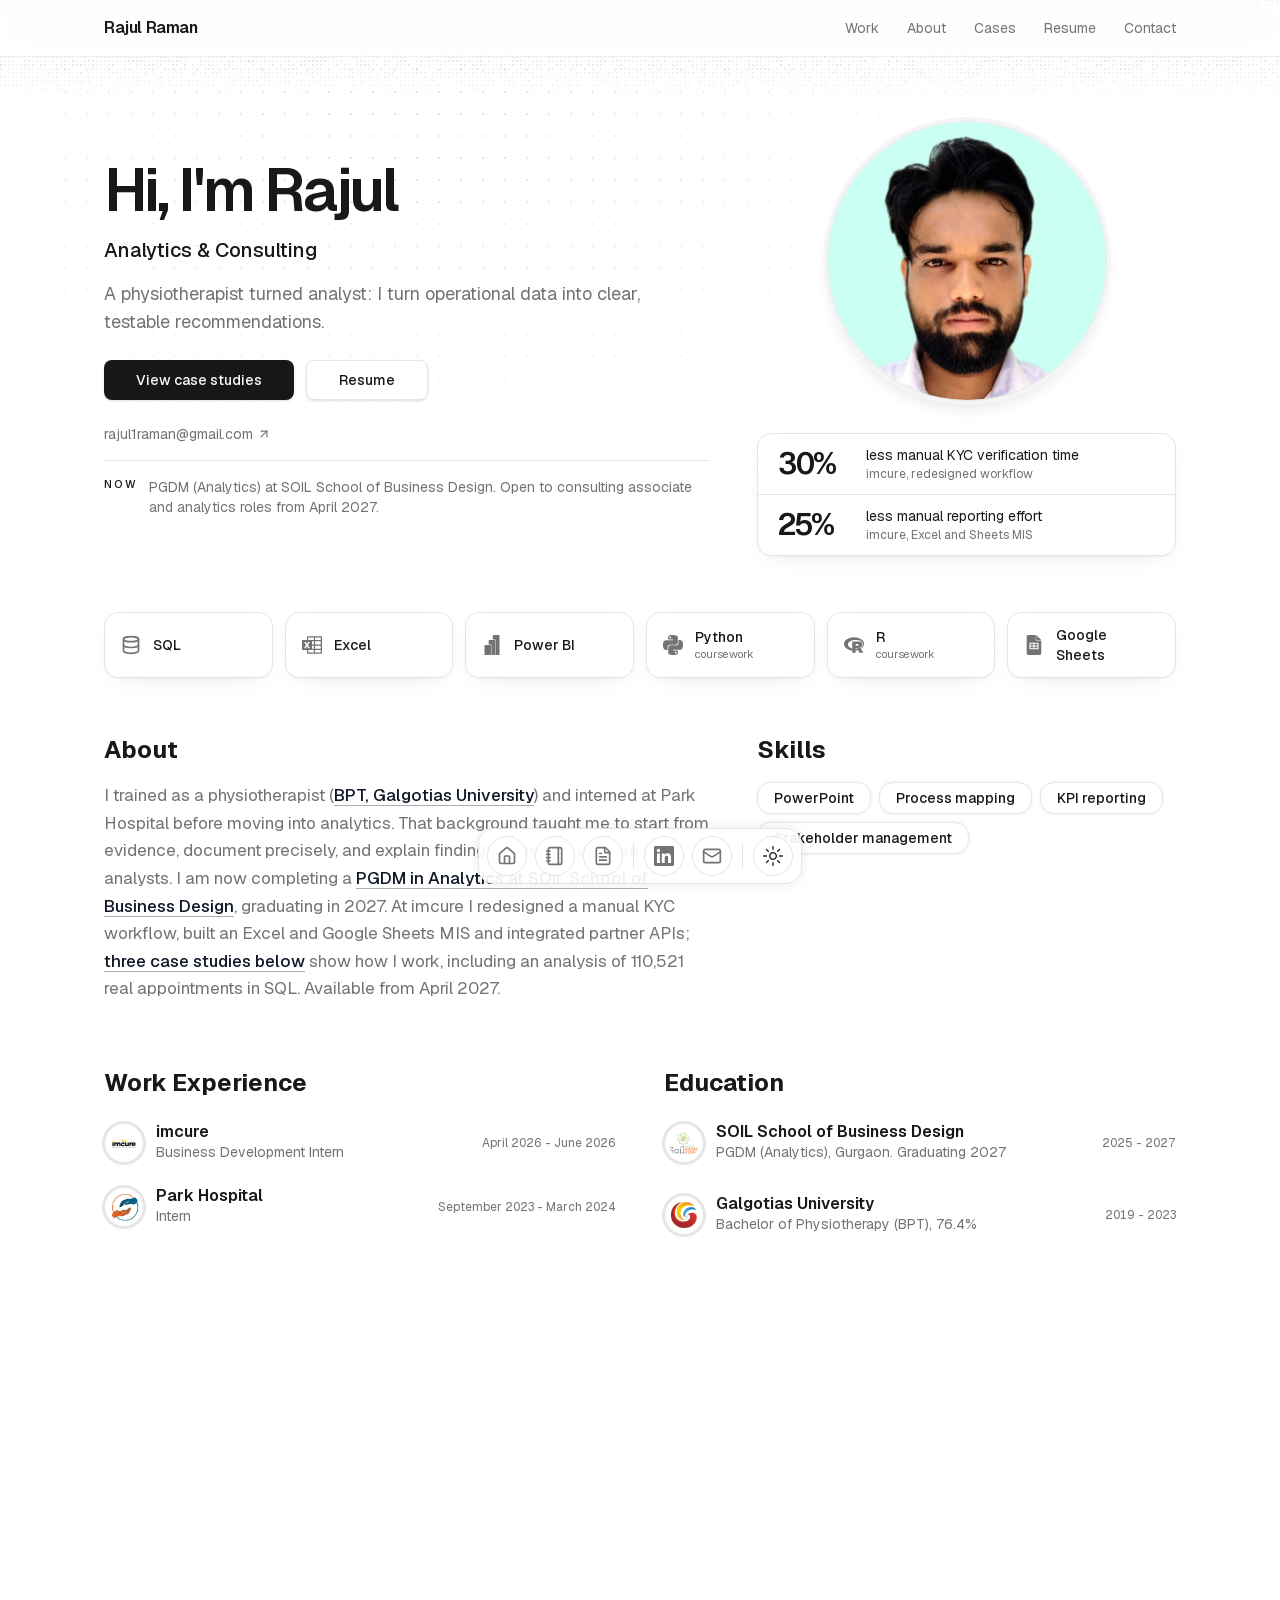
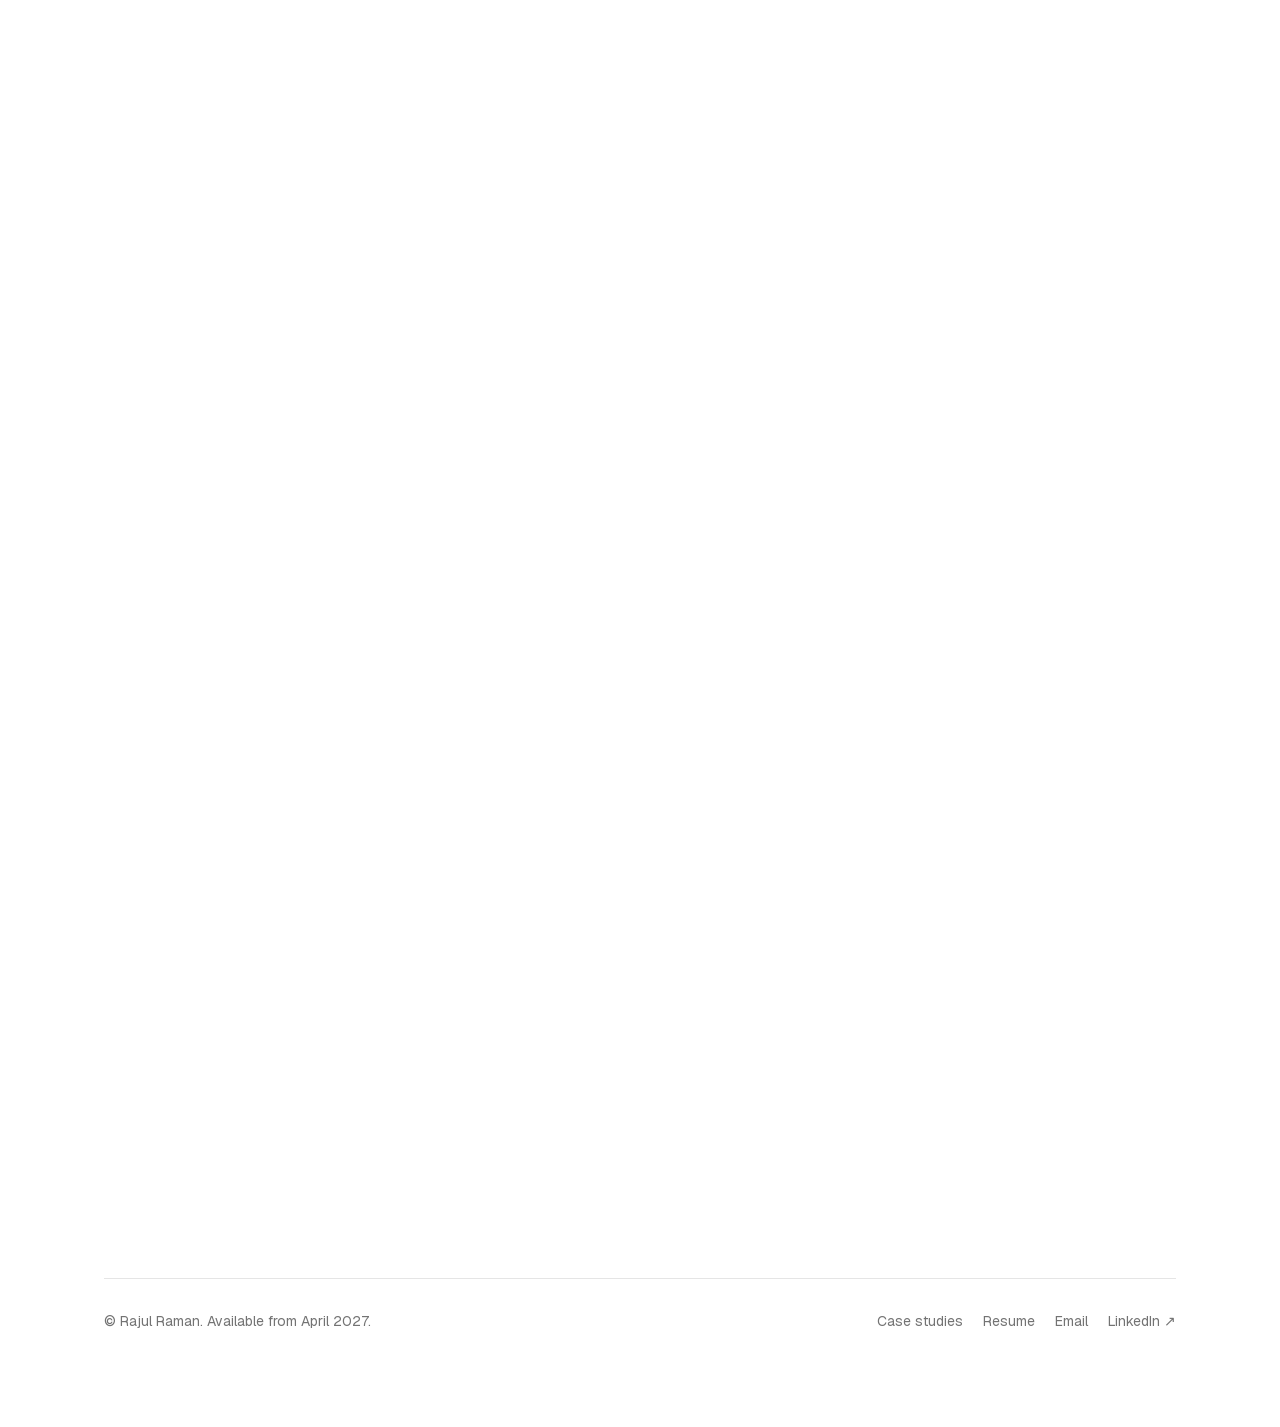
<file: index.html>
<!DOCTYPE html><!--TSQME3hX2ARV71_AaxdUw--><html lang="en"><head><meta charSet="utf-8"/><link rel="preconnect" href="/" crossorigin=""/><meta name="viewport" content="width=device-width, initial-scale=1"/><link rel="preload" href="/portrait.jpg" as="image" fetchPriority="high"/><link rel="preload" href="/logos/soil.png" as="image"/><link rel="preload" href="/logos/galgotias_icon.png" as="image"/><link rel="stylesheet" href="/_next/static/chunks/78f059e5b8eac05f.css" data-precedence="next"/><meta name="next-size-adjust" content=""/><title>Rajul Raman</title><meta name="description" content="Analytics &amp; Consulting · Healthcare Operations. A physiotherapist turned analyst: I turn operational data into clear, testable recommendations."/><meta name="robots" content="index, follow"/><meta name="googlebot" content="index, follow, max-video-preview:-1, max-image-preview:large, max-snippet:-1"/><meta property="og:title" content="Rajul Raman"/><meta property="og:description" content="Analytics &amp; Consulting · Healthcare Operations. A physiotherapist turned analyst: I turn operational data into clear, testable recommendations."/><meta property="og:url" content="https://rajul1raman-hash.github.io/"/><meta property="og:site_name" content="Rajul Raman"/><meta property="og:locale" content="en_US"/><meta property="og:image" content="https://rajul1raman-hash.github.io/og.png"/><meta property="og:image:width" content="1200"/><meta property="og:image:height" content="630"/><meta property="og:type" content="website"/><meta name="twitter:card" content="summary_large_image"/><meta name="twitter:title" content="Rajul Raman"/><meta name="twitter:description" content="Analytics &amp; Consulting · Healthcare Operations. A physiotherapist turned analyst: I turn operational data into clear, testable recommendations."/><meta name="twitter:image" content="https://rajul1raman-hash.github.io/og.png"/><link rel="icon" href="/favicon.ico?favicon.9bfc4365.ico" sizes="64x64" type="image/x-icon"/></head><body class="min-h-screen bg-background font-sans antialiased relative geist_4fab3279-module__V3481a__variable geist_mono_6e759781-module__cMxXda__variable"><div hidden=""><!--$--><!--/$--></div><script>((a,b,c,d,e,f,g,h)=>{let i=document.documentElement,j=["light","dark"];function k(b){var c;(Array.isArray(a)?a:[a]).forEach(a=>{let c="class"===a,d=c&&f?e.map(a=>f[a]||a):e;c?(i.classList.remove(...d),i.classList.add(f&&f[b]?f[b]:b)):i.setAttribute(a,b)}),c=b,h&&j.includes(c)&&(i.style.colorScheme=c)}if(d)k(d);else try{let a=localStorage.getItem(b)||c,d=g&&"system"===a?window.matchMedia("(prefers-color-scheme: dark)").matches?"dark":"light":a;k(d)}catch(a){}})("class","theme","light",null,["light","dark"],null,true,true)</script><a href="#main" class="sr-only focus:not-sr-only focus:fixed focus:left-4 focus:top-4 focus:z-50 focus:rounded-md focus:bg-primary focus:px-3 focus:py-2 focus:text-primary-foreground">Skip to content</a><div class="absolute inset-0 top-0 left-0 right-0 h-[100px] overflow-hidden z-0"></div><header class="hidden lg:block sticky top-0 z-40 border-b border-border/60 bg-background/80 backdrop-blur-xl"><div class="mx-auto flex h-14 max-w-6xl items-center justify-between px-10"><a href="/" class="font-semibold tracking-tight">Rajul Raman</a><nav aria-label="Primary" class="flex items-center gap-7 text-sm"><a href="/#work" class="u-link transition-colors hover:text-foreground text-muted-foreground">Work</a><a href="/#about" class="u-link transition-colors hover:text-foreground text-muted-foreground">About</a><a href="/cases" class="u-link transition-colors hover:text-foreground text-muted-foreground">Cases</a><a href="/resume" class="u-link transition-colors hover:text-foreground text-muted-foreground">Resume</a><a href="/#contact" class="u-link transition-colors hover:text-foreground text-muted-foreground">Contact</a></nav></div></header><div class="relative z-10 max-w-2xl lg:max-w-6xl mx-auto py-12 pb-24 sm:py-24 lg:pt-16 px-6 md:px-10"><main id="main"><div class="min-h-dvh flex flex-col gap-14 relative"><script type="application/ld+json">{"@context":"https://schema.org","@type":"Person","name":"Rajul Raman","jobTitle":"Analytics and Consulting Associate","url":"https://rajul1raman-hash.github.io","image":"https://rajul1raman-hash.github.io/portrait.jpg","email":"mailto:rajul1raman@gmail.com","address":{"@type":"PostalAddress","addressLocality":"Gurugram","addressCountry":"IN"},"alumniOf":[{"@type":"CollegeOrUniversity","name":"SOIL School of Business Design"},{"@type":"CollegeOrUniversity","name":"Galgotias University"}],"sameAs":["https://www.linkedin.com/in/rajul-raman-803521123"]}</script><section id="hero" class="relative"><div aria-hidden="true" class="pointer-events-none absolute -inset-x-6 -top-24 bottom-0 [mask-image:radial-gradient(ellipse_at_30%_20%,#000,transparent_70%)] md:-inset-x-10"><svg aria-hidden="true" class="pointer-events-none absolute inset-0 h-full w-full text-foreground/15"><defs><pattern id="_S_1_" width="22" height="22" patternUnits="userSpaceOnUse"><circle cx="1" cy="1" r="1" fill="currentColor"></circle></pattern></defs><rect width="100%" height="100%" fill="url(#_S_1_)"></rect></svg></div><div class="relative mx-auto w-full max-w-2xl lg:max-w-none"><div class="flex flex-col gap-y-8 md:flex-row md:justify-between md:gap-x-8 lg:grid lg:grid-cols-12 lg:items-center lg:gap-x-12"><div class="order-2 flex flex-col gap-3 md:order-1 lg:col-span-7 lg:gap-4"><div class="flex"><span class="bf inline-block text-4xl font-semibold tracking-tighter sm:text-5xl lg:text-6xl" style="--bf-d:0.4s;--bf-delay:0.04s;--bf-y:-8px;--bf-blur:8px">Hi, I&#x27;m Rajul</span></div><div class="bf" style="--bf-d:0.4s;--bf-delay:0.12s;--bf-y:-6px;--bf-blur:6px"><p class="text-lg font-medium text-foreground md:text-xl"><span class="relative inline-flex overflow-hidden align-bottom"><span class="sr-only">Analytics &amp; Consulting, Healthcare Operations, Process Redesign</span><span aria-hidden="true" class="invisible whitespace-pre">Analytics &amp; Consulting</span><span aria-hidden="true" class="absolute inset-0 whitespace-pre transition-[opacity,transform,filter] duration-[550ms] ease-[cubic-bezier(0.22,1,0.36,1)] motion-reduce:transition-none opacity-100 blur-0 translate-y-0">Analytics &amp; Consulting</span><span aria-hidden="true" class="absolute inset-0 whitespace-pre transition-[opacity,transform,filter] duration-[550ms] ease-[cubic-bezier(0.22,1,0.36,1)] motion-reduce:transition-none opacity-0 blur-[4px] translate-y-[60%]">Healthcare Operations</span><span aria-hidden="true" class="absolute inset-0 whitespace-pre transition-[opacity,transform,filter] duration-[550ms] ease-[cubic-bezier(0.22,1,0.36,1)] motion-reduce:transition-none opacity-0 blur-[4px] -translate-y-[60%]">Process Redesign</span></span></p></div><p class="max-w-xl text-base text-muted-foreground md:text-lg">A physiotherapist turned analyst: I turn operational data into clear, testable recommendations.</p><div class="bf flex flex-wrap items-center gap-3 pt-2" style="--bf-d:0.4s;--bf-delay:0.2s;--bf-y:-6px;--bf-blur:6px"><a class="inline-flex items-center justify-center whitespace-nowrap text-sm font-medium transition-colors focus-visible:outline-none focus-visible:ring-1 focus-visible:ring-ring disabled:pointer-events-none disabled:opacity-50 bg-primary text-primary-foreground shadow hover:bg-primary/90 h-10 rounded-md px-8" href="/cases/">View case studies</a><a class="inline-flex items-center justify-center whitespace-nowrap text-sm font-medium transition-colors focus-visible:outline-none focus-visible:ring-1 focus-visible:ring-ring disabled:pointer-events-none disabled:opacity-50 border border-input bg-background shadow-sm hover:bg-accent hover:text-accent-foreground h-10 rounded-md px-8" href="/resume/">Resume</a></div><div class="bf flex flex-col gap-4 pt-2" style="--bf-d:0.4s;--bf-delay:0.24000000000000002s;--bf-y:-6px;--bf-blur:6px"><p class="flex flex-wrap items-center gap-x-5 gap-y-2 text-sm text-muted-foreground"><a href="mailto:rajul1raman@gmail.com" class="u-link inline-flex items-center gap-1 hover:text-foreground">rajul1raman@gmail.com<svg xmlns="http://www.w3.org/2000/svg" width="24" height="24" viewBox="0 0 24 24" fill="none" stroke="currentColor" stroke-width="2" stroke-linecap="round" stroke-linejoin="round" class="lucide lucide-arrow-up-right size-3.5" aria-hidden="true"><path d="M7 7h10v10"></path><path d="M7 17 17 7"></path></svg></a></p><p class="flex items-start gap-3 border-t pt-4 text-sm text-muted-foreground"><span class="shrink-0 text-[11px] font-medium uppercase tracking-[0.16em] text-foreground">Now</span><span>PGDM (Analytics) at SOIL School of Business Design. Open to consulting associate and analytics roles from April 2027.</span></p></div></div><div class="order-1 md:order-2 lg:col-span-5 lg:flex lg:flex-col lg:items-center lg:gap-8"><div class="bf" style="--bf-d:0.4s;--bf-delay:0.08s;--bf-y:-6px;--bf-blur:6px"><img src="/portrait.jpg" alt="Rajul Raman" width="280" height="280" fetchPriority="high" decoding="async" class="size-24 rounded-full border object-cover shadow-lg ring-4 ring-muted md:size-32 lg:size-70"/></div><div class="bf hidden w-full lg:block" style="--bf-d:0.4s;--bf-delay:0.16s;--bf-y:-6px;--bf-blur:6px"><dl class="lift w-full divide-y divide-border rounded-xl border bg-card"><div class="flex items-center gap-4 px-5 py-3"><dt class="w-[4.5rem] flex-none text-3xl font-semibold tracking-tighter"><span class="inline-block tabular-nums tracking-tighter">30</span>%</dt><dd class="min-w-0 text-sm leading-snug text-muted-foreground"><span class="block text-foreground">less manual KYC verification time</span><span class="block text-xs">imcure, redesigned workflow</span></dd></div><div class="flex items-center gap-4 px-5 py-3"><dt class="w-[4.5rem] flex-none text-3xl font-semibold tracking-tighter"><span class="inline-block tabular-nums tracking-tighter">25</span>%</dt><dd class="min-w-0 text-sm leading-snug text-muted-foreground"><span class="block text-foreground">less manual reporting effort</span><span class="block text-xs">imcure, Excel and Sheets MIS</span></dd></div></dl></div></div></div></div></section><section id="tools" aria-label="Tools"><div class="bf" style="--bf-d:0.4s;--bf-delay:0.14s;--bf-y:-6px;--bf-blur:6px"><ul class="grid grid-cols-2 gap-3 sm:grid-cols-3 lg:grid-cols-6"><li class="lift flex items-center gap-3 rounded-xl border bg-card px-4 py-3 text-muted-foreground transition-colors hover:text-foreground"><svg xmlns="http://www.w3.org/2000/svg" width="24" height="24" viewBox="0 0 24 24" fill="none" stroke="currentColor" stroke-width="2" stroke-linecap="round" stroke-linejoin="round" class="lucide lucide-database size-5" aria-hidden="true"><ellipse cx="12" cy="5" rx="9" ry="3"></ellipse><path d="M3 5V19A9 3 0 0 0 21 19V5"></path><path d="M3 12A9 3 0 0 0 21 12"></path></svg><span class="min-w-0 text-sm font-medium text-foreground">SQL</span></li><li class="lift flex items-center gap-3 rounded-xl border bg-card px-4 py-3 text-muted-foreground transition-colors hover:text-foreground"><svg viewBox="0 0 24 24" class="size-5 fill-current" aria-hidden="true"><path d="M23 1.5q.41 0 .7.3.3.29.3.7v19q0 .41-.3.7-.29.3-.7.3H7q-.41 0-.7-.3-.3-.29-.3-.7V18H1q-.41 0-.7-.3-.3-.29-.3-.7V7q0-.41.3-.7Q.58 6 1 6h5V2.5q0-.41.3-.7.29-.3.7-.3zM6 13.28l1.42 2.66h2.14l-2.38-3.87 2.34-3.8H7.46l-1.3 2.4-.05.08-.04.09-.64-1.28-.66-1.29H2.59l2.27 3.82-2.48 3.85h2.16zM14.25 21v-3H7.5v3zm0-4.5v-3.75H12v3.75zm0-5.25V7.5H12v3.75zm0-5.25V3H7.5v3zm8.25 15v-3h-6.75v3zm0-4.5v-3.75h-6.75v3.75zm0-5.25V7.5h-6.75v3.75zm0-5.25V3h-6.75v3Z"></path></svg><span class="min-w-0 text-sm font-medium text-foreground">Excel</span></li><li class="lift flex items-center gap-3 rounded-xl border bg-card px-4 py-3 text-muted-foreground transition-colors hover:text-foreground"><svg viewBox="0 0 24 24" class="size-5 fill-current" aria-hidden="true"><path d="M10 12a1 1 0 0 1 1 1v11H4a1 1 0 0 1-1-1V13a1 1 0 0 1 1-1h6Zm-2-.5V7a1 1 0 0 1 1-1h6a1 1 0 0 1 1 1v17h-4.5V13a1.5 1.5 0 0 0-1.5-1.5H8Zm5-6V1a1 1 0 0 1 1-1h6a1 1 0 0 1 1 1v22a1 1 0 0 1-1 1h-3.5V7A1.5 1.5 0 0 0 15 5.5h-2Z"></path></svg><span class="min-w-0 text-sm font-medium text-foreground">Power BI</span></li><li class="lift flex items-center gap-3 rounded-xl border bg-card px-4 py-3 text-muted-foreground transition-colors hover:text-foreground"><svg viewBox="0 0 24 24" class="size-5 fill-current" aria-hidden="true"><path d="M14.25.18l.9.2.73.26.59.3.45.32.34.34.25.34.16.33.1.3.04.26.02.2-.01.13V8.5l-.05.63-.13.55-.21.46-.26.38-.3.31-.33.25-.35.19-.35.14-.33.1-.3.07-.26.04-.21.02H8.77l-.69.05-.59.14-.5.22-.41.27-.33.32-.27.35-.2.36-.15.37-.1.35-.07.32-.04.27-.02.21v3.06H3.17l-.21-.03-.28-.07-.32-.12-.35-.18-.36-.26-.36-.36-.35-.46-.32-.59-.28-.73-.21-.88-.14-1.05-.05-1.23.06-1.22.16-1.04.24-.87.32-.71.36-.57.4-.44.42-.33.42-.24.4-.16.36-.1.32-.05.24-.01h.16l.06.01h8.16v-.83H6.18l-.01-2.75-.02-.37.05-.34.11-.31.17-.28.25-.26.31-.23.38-.2.44-.18.51-.15.58-.12.64-.1.71-.06.77-.04.84-.02 1.27.05zm-6.3 1.98l-.23.33-.08.41.08.41.23.34.33.22.41.09.41-.09.33-.22.23-.34.08-.41-.08-.41-.23-.33-.33-.22-.41-.09-.41.09zm13.09 3.95l.28.06.32.12.35.18.36.27.36.35.35.47.32.59.28.73.21.88.14 1.04.05 1.23-.06 1.23-.16 1.04-.24.86-.32.71-.36.57-.4.45-.42.33-.42.24-.4.16-.36.09-.32.05-.24.02-.16-.01h-8.22v.82h5.84l.01 2.76.02.36-.05.34-.11.31-.17.29-.25.25-.31.24-.38.2-.44.17-.51.15-.58.13-.64.09-.71.07-.77.04-.84.01-1.27-.04-1.07-.14-.9-.2-.73-.25-.59-.3-.45-.33-.34-.34-.25-.34-.16-.33-.1-.3-.04-.25-.02-.2.01-.13v-5.34l.05-.64.13-.54.21-.46.26-.38.3-.32.33-.24.35-.2.35-.14.33-.1.3-.06.26-.04.21-.02.13-.01h5.84l.69-.05.59-.14.5-.21.41-.28.33-.32.27-.35.2-.36.15-.36.1-.35.07-.32.04-.28.02-.21V6.07h2.09l.14.01zm-6.47 14.25l-.23.33-.08.41.08.41.23.33.33.23.41.08.41-.08.33-.23.23-.33.08-.41-.08-.41-.23-.33-.33-.23-.41-.08-.41.08z"></path></svg><span class="min-w-0 text-sm font-medium text-foreground">Python<span class="block text-[11px] font-normal text-muted-foreground">coursework</span></span></li><li class="lift flex items-center gap-3 rounded-xl border bg-card px-4 py-3 text-muted-foreground transition-colors hover:text-foreground"><svg viewBox="0 0 24 24" class="size-5 fill-current" aria-hidden="true"><path d="M12 2.746c-6.627 0-12 3.599-12 8.037 0 3.897 4.144 7.144 9.64 7.88V16.26c-2.924-.915-4.925-2.755-4.925-4.877 0-3.035 4.084-5.494 9.12-5.494 5.038 0 8.757 1.683 8.757 5.494 0 1.976-.999 3.379-2.662 4.272.09.066.174.128.258.216.169.149.25.363.372.544 2.128-1.45 3.44-3.437 3.44-5.631 0-4.44-5.373-8.038-12-8.038zm-2.111 4.99v13.516l4.093-.002-.002-5.291h1.1c.225 0 .321.066.549.25.272.22.715.982.715.982l2.164 4.063 4.627-.002-2.864-4.826s-.086-.193-.265-.383a2.22 2.22 0 00-.582-.416c-.422-.214-1.149-.434-1.149-.434s3.578-.264 3.578-3.826c0-3.562-3.744-3.63-3.744-3.63zm4.127 2.93l2.478.002s1.149-.062 1.149 1.127c0 1.165-1.149 1.17-1.149 1.17h-2.478zm1.754 6.119c-.494.049-1.012.079-1.54.088v1.807a16.622 16.622 0 002.37-.473l-.471-.891s-.108-.183-.248-.394c-.039-.054-.08-.098-.111-.137z"></path></svg><span class="min-w-0 text-sm font-medium text-foreground">R<span class="block text-[11px] font-normal text-muted-foreground">coursework</span></span></li><li class="lift flex items-center gap-3 rounded-xl border bg-card px-4 py-3 text-muted-foreground transition-colors hover:text-foreground"><svg viewBox="0 0 24 24" class="size-5 fill-current" aria-hidden="true"><path d="M11.318 12.545H7.91v-1.909h3.41v1.91zM14.728 0v6h6l-6-6zm1.363 10.636h-3.41v1.91h3.41v-1.91zm0 3.273h-3.41v1.91h3.41v-1.91zM20.727 6.5v15.864c0 .904-.732 1.636-1.636 1.636H4.909a1.636 1.636 0 0 1-1.636-1.636V1.636C3.273.732 4.005 0 4.909 0h9.318v6.5h6.5zm-3.273 2.773H6.545v7.909h10.91v-7.91zm-6.136 4.636H7.91v1.91h3.41v-1.91z"></path></svg><span class="min-w-0 text-sm font-medium text-foreground">Google Sheets</span></li></ul></div></section><div class="flex flex-col gap-14 lg:grid lg:grid-cols-12 lg:gap-x-12 lg:gap-y-16"><section id="about" class="lg:col-span-7 lg:row-start-1 min-w-0"><div class="flex min-h-0 flex-col gap-y-4"><div class="bf" style="--bf-d:0.4s;--bf-delay:0.16s;--bf-y:-6px;--bf-blur:6px"><h2 class="text-xl lg:text-2xl font-bold">About</h2></div><div class="bf" style="--bf-d:0.4s;--bf-delay:0.2s;--bf-y:-6px;--bf-blur:6px"><div class="prose max-w-full text-pretty font-sans leading-relaxed text-muted-foreground dark:prose-invert lg:text-[17px]"><p>I trained as a physiotherapist (<a href="/#education">BPT, Galgotias University</a>) and interned at Park Hospital before moving into analytics. That background taught me to start from evidence, document precisely, and explain findings to people who are not analysts. I am now completing a <a href="/#education">PGDM in Analytics at SOIL School of Business Design</a>, graduating in 2027. At imcure I redesigned a manual KYC workflow, built an Excel and Google Sheets MIS and integrated partner APIs; <a href="/#projects">three case studies below</a> show how I work, including an analysis of 110,521 real appointments in SQL. Available from April 2027.</p></div></div></div></section><section id="work" class="lg:col-span-6 lg:row-start-2 min-w-0"><div class="flex min-h-0 flex-col gap-y-6"><div class="bf" style="--bf-d:0.4s;--bf-delay:0.24000000000000002s;--bf-y:-6px;--bf-blur:6px"><h2 class="text-xl lg:text-2xl font-bold">Work Experience</h2></div><div class="bf" style="--bf-d:0.4s;--bf-delay:0.27999999999999997s;--bf-y:-6px;--bf-blur:6px"><div class="w-full grid gap-6"><details name="work" class="group grid gap-2"><summary class="flex cursor-pointer list-none items-center justify-between gap-x-3 rounded-md [&amp;::-webkit-details-marker]:hidden"><div class="flex min-w-0 flex-1 items-center gap-x-3"><img src="/logos/imcure.png" alt="imcure" width="40" height="40" loading="lazy" class="size-8 md:size-10 p-1 border rounded-full shadow ring-2 ring-border overflow-hidden object-contain flex-none bg-white"/><div class="flex min-w-0 flex-1 flex-col gap-0.5"><div class="flex items-center gap-2 font-semibold leading-none">imcure<svg xmlns="http://www.w3.org/2000/svg" width="24" height="24" viewBox="0 0 24 24" fill="none" stroke="currentColor" stroke-width="2" stroke-linecap="round" stroke-linejoin="round" class="lucide lucide-chevron-right size-3.5 text-muted-foreground opacity-0 transition-all duration-300 group-hover:translate-x-0.5 group-hover:opacity-100 group-open:rotate-90 group-open:opacity-100" aria-hidden="true"><path d="m9 18 6-6-6-6"></path></svg></div><div class="font-sans text-sm text-muted-foreground">Business Development Intern</div></div></div><div class="flex-none text-right text-xs tabular-nums text-muted-foreground">April 2026<!-- --> - <!-- -->June 2026</div></summary><p class="ml-13 text-xs text-muted-foreground sm:text-sm">Redesigned the as-is manual KYC into a to-be digital onboarding workflow, cutting manual verification time by 30%. Built an MIS platform using Excel and Google Sheets that automated policy and sales reporting (data flows, KPI tracking) and reduced manual effort by 25%. Owned the design and development of the website (HTML, Next.js, Tailwind CSS) across 10+ pages, developed the payment page with a secure payment gateway, integrated third-party partner APIs (diagnostics labs, doctor consultation) and set up Google Ads conversion tracking. Gathered requirements across product, technology and business teams, contributing to 4+ deliverables.</p></details><details name="work" class="group grid gap-2"><summary class="flex cursor-pointer list-none items-center justify-between gap-x-3 rounded-md [&amp;::-webkit-details-marker]:hidden"><div class="flex min-w-0 flex-1 items-center gap-x-3"><img src="/logos/park_icon.png" alt="Park Hospital" width="40" height="40" loading="lazy" class="size-8 md:size-10 p-1 border rounded-full shadow ring-2 ring-border overflow-hidden object-contain flex-none bg-white"/><div class="flex min-w-0 flex-1 flex-col gap-0.5"><div class="flex items-center gap-2 font-semibold leading-none">Park Hospital<svg xmlns="http://www.w3.org/2000/svg" width="24" height="24" viewBox="0 0 24 24" fill="none" stroke="currentColor" stroke-width="2" stroke-linecap="round" stroke-linejoin="round" class="lucide lucide-chevron-right size-3.5 text-muted-foreground opacity-0 transition-all duration-300 group-hover:translate-x-0.5 group-hover:opacity-100 group-open:rotate-90 group-open:opacity-100" aria-hidden="true"><path d="m9 18 6-6-6-6"></path></svg></div><div class="font-sans text-sm text-muted-foreground">Intern</div></div></div><div class="flex-none text-right text-xs tabular-nums text-muted-foreground">September 2023<!-- --> - <!-- -->March 2024</div></summary><p class="ml-13 text-xs text-muted-foreground sm:text-sm">Coordinated across multiple wards with doctors, nurses and admin teams to ensure service efficiency and accurate reporting. Managed high-volume documentation and reporting with zero compliance issues, ensuring timely cross-department communication.</p></details></div></div></div></section><section id="education" class="lg:col-span-6 lg:col-start-7 lg:row-start-2 min-w-0"><div class="flex min-h-0 flex-col gap-y-6"><div class="bf" style="--bf-d:0.4s;--bf-delay:0.32s;--bf-y:-6px;--bf-blur:6px"><h2 class="text-xl lg:text-2xl font-bold">Education</h2></div><div class="flex flex-col gap-8"><div class="bf" style="--bf-d:0.4s;--bf-delay:0.36s;--bf-y:-6px;--bf-blur:6px"><a target="_blank" rel="noopener noreferrer" class="flex items-center gap-x-3 justify-between group" href="https://www.schoolofbusinessdesign.com"><div class="flex items-center gap-x-3 flex-1 min-w-0"><img src="/logos/soil.png" alt="SOIL School of Business Design" class="size-8 md:size-10 p-1 border rounded-full shadow ring-2 ring-border overflow-hidden object-contain flex-none bg-white"/><div class="flex-1 min-w-0 flex flex-col gap-0.5"><div class="font-semibold leading-none flex items-center gap-2">SOIL School of Business Design<svg xmlns="http://www.w3.org/2000/svg" width="24" height="24" viewBox="0 0 24 24" fill="none" stroke="currentColor" stroke-width="2" stroke-linecap="round" stroke-linejoin="round" class="lucide lucide-arrow-up-right h-3.5 w-3.5 text-muted-foreground opacity-0 -translate-x-2 group-hover:opacity-100 group-hover:translate-x-0 transition-all duration-200" aria-hidden="true"><path d="M7 7h10v10"></path><path d="M7 17 17 7"></path></svg></div><div class="font-sans text-sm text-muted-foreground">PGDM (Analytics), Gurgaon. Graduating 2027</div></div></div><div class="flex items-center gap-1 text-xs tabular-nums text-muted-foreground text-right flex-none"><span>2025<!-- --> - <!-- -->2027</span></div></a></div><div class="bf" style="--bf-d:0.4s;--bf-delay:0.41s;--bf-y:-6px;--bf-blur:6px"><a target="_blank" rel="noopener noreferrer" class="flex items-center gap-x-3 justify-between group" href="https://www.galgotiasuniversity.edu.in"><div class="flex items-center gap-x-3 flex-1 min-w-0"><img src="/logos/galgotias_icon.png" alt="Galgotias University" class="size-8 md:size-10 p-1 border rounded-full shadow ring-2 ring-border overflow-hidden object-contain flex-none bg-white"/><div class="flex-1 min-w-0 flex flex-col gap-0.5"><div class="font-semibold leading-none flex items-center gap-2">Galgotias University<svg xmlns="http://www.w3.org/2000/svg" width="24" height="24" viewBox="0 0 24 24" fill="none" stroke="currentColor" stroke-width="2" stroke-linecap="round" stroke-linejoin="round" class="lucide lucide-arrow-up-right h-3.5 w-3.5 text-muted-foreground opacity-0 -translate-x-2 group-hover:opacity-100 group-hover:translate-x-0 transition-all duration-200" aria-hidden="true"><path d="M7 7h10v10"></path><path d="M7 17 17 7"></path></svg></div><div class="font-sans text-sm text-muted-foreground">Bachelor of Physiotherapy (BPT), 76.4%</div></div></div><div class="flex items-center gap-1 text-xs tabular-nums text-muted-foreground text-right flex-none"><span>2019<!-- --> - <!-- -->2023</span></div></a></div></div></div></section><section id="skills" class="lg:col-span-5 lg:col-start-8 lg:row-start-1 min-w-0"><div class="flex min-h-0 flex-col gap-y-4"><div class="bf" style="--bf-d:0.4s;--bf-delay:0.39999999999999997s;--bf-y:-6px;--bf-blur:6px"><h2 class="text-xl lg:text-2xl font-bold">Skills</h2></div><div class="flex flex-wrap gap-2"><div class="bf" style="--bf-d:0.4s;--bf-delay:0.44s;--bf-y:-6px;--bf-blur:6px"><div class="border bg-background border-border ring-2 ring-border/20 rounded-xl h-8 w-fit px-4 flex items-center gap-2"><span class="text-foreground text-sm font-medium">PowerPoint</span></div></div><div class="bf" style="--bf-d:0.4s;--bf-delay:0.49s;--bf-y:-6px;--bf-blur:6px"><div class="border bg-background border-border ring-2 ring-border/20 rounded-xl h-8 w-fit px-4 flex items-center gap-2"><span class="text-foreground text-sm font-medium">Process mapping</span></div></div><div class="bf" style="--bf-d:0.4s;--bf-delay:0.54s;--bf-y:-6px;--bf-blur:6px"><div class="border bg-background border-border ring-2 ring-border/20 rounded-xl h-8 w-fit px-4 flex items-center gap-2"><span class="text-foreground text-sm font-medium">KPI reporting</span></div></div><div class="bf" style="--bf-d:0.4s;--bf-delay:0.5900000000000001s;--bf-y:-6px;--bf-blur:6px"><div class="border bg-background border-border ring-2 ring-border/20 rounded-xl h-8 w-fit px-4 flex items-center gap-2"><span class="text-foreground text-sm font-medium">Stakeholder management</span></div></div></div></div></section></div><section id="projects" aria-labelledby="cases-h"><div class="flex flex-col gap-y-8"><div class="bf" style="--bf-d:0.4s;--bf-delay:0.14s;--bf-y:-6px;--bf-blur:6px"><div class="flex flex-col gap-y-3 items-center text-center"><span class="border bg-primary rounded-xl px-4 py-1 text-background text-sm font-medium">Case studies</span><h2 id="cases-h" class="text-3xl font-bold tracking-tighter sm:text-4xl lg:text-5xl">Three case studies</h2><p class="max-w-2xl text-muted-foreground md:text-lg text-balance">Each goes from question to recommendation. One is built on a real public dataset; the other two are labelled synthetic and anonymised.</p></div></div><div class="grid w-full grid-cols-1 gap-4 md:grid-cols-3 md:auto-rows-[minmax(15rem,auto)]"><div class="bf md:col-span-2 md:row-span-2" style="--bf-d:0.4s;--bf-delay:0.16s;--bf-y:-6px;--bf-blur:6px"><a class="lift group relative flex h-full flex-col overflow-hidden rounded-2xl border bg-card md:min-h-[30rem]" href="/cases/no-show-analysis/"><div aria-hidden="true" class="pointer-events-none absolute inset-0 rounded-[inherit] border border-transparent [mask-clip:padding-box,border-box] [mask-composite:intersect] [mask-image:linear-gradient(transparent,transparent),linear-gradient(#000,#000)] motion-reduce:hidden"><div class="absolute aspect-square bg-gradient-to-l from-foreground/70 via-foreground/30 to-transparent" style="width:90px;offset-path:rect(0 auto auto 0 round 90px);animation:beam 9s linear infinite"></div></div><div class="flex-1 border-b bg-muted/40 p-4 flex min-h-[16rem] items-center md:p-8"><svg viewBox="0 0 400 290" role="img" aria-label="No-show rate by booking lead time, rising from 4.6% to 33.0%" class="h-full w-full" preserveAspectRatio="xMidYMid meet"><line x1="14" x2="386" y1="264" y2="264" stroke="var(--border)" stroke-width="1"></line><line x1="14" x2="386" y1="207.5" y2="207.5" stroke="var(--border)" stroke-width="1"></line><line x1="14" x2="386" y1="151" y2="151" stroke="var(--border)" stroke-width="1"></line><line x1="14" x2="386" y1="94.5" y2="94.5" stroke="var(--border)" stroke-width="1"></line><line x1="14" x2="386" y1="38" y2="38" stroke="var(--border)" stroke-width="1"></line><g><rect x="36.5" y="238.01" width="42" height="25.99" rx="4" fill="color-mix(in oklch, var(--foreground) 22%, transparent)"></rect><text x="57.5" y="233.01" text-anchor="middle" font-size="11" font-weight="600" fill="var(--muted-foreground)" class="font-mono">4.6</text><text x="57.5" y="282" text-anchor="middle" font-size="9.5" fill="var(--muted-foreground)">0d</text></g><g><rect x="93.5" y="135.745" width="42" height="128.255" rx="4" fill="color-mix(in oklch, var(--foreground) 22%, transparent)"></rect><text x="114.5" y="130.745" text-anchor="middle" font-size="11" font-weight="600" fill="var(--muted-foreground)" class="font-mono">22.7</text><text x="114.5" y="282" text-anchor="middle" font-size="9.5" fill="var(--muted-foreground)">1-2d</text></g><g><rect x="150.5" y="122.75" width="42" height="141.25" rx="4" fill="color-mix(in oklch, var(--foreground) 22%, transparent)"></rect><text x="171.5" y="117.75" text-anchor="middle" font-size="11" font-weight="600" fill="var(--muted-foreground)" class="font-mono">25.0</text><text x="171.5" y="282" text-anchor="middle" font-size="9.5" fill="var(--muted-foreground)">3-7d</text></g><g><rect x="207.5" y="91.67500000000001" width="42" height="172.325" rx="4" fill="color-mix(in oklch, var(--foreground) 22%, transparent)"></rect><text x="228.5" y="86.67500000000001" text-anchor="middle" font-size="11" font-weight="600" fill="var(--muted-foreground)" class="font-mono">30.5</text><text x="228.5" y="282" text-anchor="middle" font-size="9.5" fill="var(--muted-foreground)">8-14d</text></g><g><rect x="264.5" y="79.80999999999997" width="42" height="184.19000000000003" rx="4" fill="color-mix(in oklch, var(--foreground) 22%, transparent)"></rect><text x="285.5" y="74.80999999999997" text-anchor="middle" font-size="11" font-weight="600" fill="var(--muted-foreground)" class="font-mono">32.6</text><text x="285.5" y="282" text-anchor="middle" font-size="9.5" fill="var(--muted-foreground)">15-30d</text></g><g><rect x="321.5" y="77.55000000000001" width="42" height="186.45" rx="4" fill="var(--foreground)"></rect><text x="342.5" y="72.55000000000001" text-anchor="middle" font-size="11" font-weight="600" fill="var(--foreground)" class="font-mono">33.0</text><text x="342.5" y="282" text-anchor="middle" font-size="9.5" fill="var(--muted-foreground)">31+d</text></g><text x="14" y="22" font-size="13" font-weight="600" fill="var(--foreground)">No-show rate by lead time, %</text></svg></div><div class="flex flex-col gap-3 p-5 md:p-7"><div class="flex items-start justify-between gap-3"><div><p class="text-xs text-muted-foreground">Real public data · 110,521 appointments</p><h3 class="mt-1 font-semibold tracking-tight text-xl md:text-2xl">Where do outpatient no-shows come from?</h3></div><svg xmlns="http://www.w3.org/2000/svg" width="24" height="24" viewBox="0 0 24 24" fill="none" stroke="currentColor" stroke-width="2" stroke-linecap="round" stroke-linejoin="round" class="lucide lucide-arrow-up-right mt-1 size-4 shrink-0 text-muted-foreground transition-transform duration-200 group-hover:-translate-y-0.5 group-hover:translate-x-0.5 group-hover:text-foreground" aria-hidden="true"><path d="M7 7h10v10"></path><path d="M7 17 17 7"></path></svg></div><p class="text-muted-foreground text-sm md:text-base leading-relaxed">A SQL analysis of real outpatient appointments: the no-show rate rises from 4.6% (same day) to 33.0% (booked 31+ days ahead), and bookings made 8+ days ahead drive 57% of all no-shows. Includes the SMS confounder, charts and tested recommendations.</p><div class="flex flex-wrap gap-1"><div class="inline-flex items-center rounded-md border py-0.5 transition-colors focus:outline-none focus:ring-2 focus:ring-ring focus:ring-offset-2 text-foreground h-6 px-2 text-[11px] font-medium">SQL</div><div class="inline-flex items-center rounded-md border py-0.5 transition-colors focus:outline-none focus:ring-2 focus:ring-ring focus:ring-offset-2 text-foreground h-6 px-2 text-[11px] font-medium">SQLite</div><div class="inline-flex items-center rounded-md border py-0.5 transition-colors focus:outline-none focus:ring-2 focus:ring-ring focus:ring-offset-2 text-foreground h-6 px-2 text-[11px] font-medium">Healthcare operations</div><div class="inline-flex items-center rounded-md border py-0.5 transition-colors focus:outline-none focus:ring-2 focus:ring-ring focus:ring-offset-2 text-foreground h-6 px-2 text-[11px] font-medium">Real data</div></div></div></a></div><div class="bf" style="--bf-d:0.4s;--bf-delay:0.22s;--bf-y:-6px;--bf-blur:6px"><a class="lift group relative flex h-full flex-col overflow-hidden rounded-2xl border bg-card" href="/cases/ecommerce-funnel-analysis/"><div class="flex-1 border-b bg-muted/40 p-4 min-h-[10rem]"><svg viewBox="0 0 400 200" role="img" aria-label="E-pharmacy funnel from 10,000 visits to 610 orders" class="h-full w-full" preserveAspectRatio="xMidYMid meet"><text x="14" y="22" font-size="15" font-weight="600" fill="var(--foreground)">Sessions reaching each stage</text><g><text x="14" y="56" font-size="13" fill="var(--muted-foreground)">Visits</text><rect x="82" y="40" width="258" height="22" rx="4" fill="color-mix(in oklch, var(--foreground) 22%, transparent)"></rect><text x="346" y="55" font-size="13" font-weight="600" fill="var(--muted-foreground)" class="font-mono">10,000</text></g><g><text x="14" y="86" font-size="13" fill="var(--muted-foreground)">Product</text><rect x="82" y="70" width="134.16" height="22" rx="4" fill="color-mix(in oklch, var(--foreground) 22%, transparent)"></rect><text x="222.16" y="85" font-size="13" font-weight="600" fill="var(--muted-foreground)" class="font-mono">5,200</text></g><g><text x="14" y="116" font-size="13" fill="var(--muted-foreground)">Cart</text><rect x="82" y="100" width="49.02" height="22" rx="4" fill="color-mix(in oklch, var(--foreground) 22%, transparent)"></rect><text x="137.02" y="115" font-size="13" font-weight="600" fill="var(--muted-foreground)" class="font-mono">1,900</text></g><g><text x="14" y="146" font-size="13" fill="var(--muted-foreground)">Checkout</text><rect x="82" y="130" width="18.575999999999997" height="22" rx="4" fill="var(--foreground)"></rect><text x="106.576" y="145" font-size="13" font-weight="600" fill="var(--foreground)" class="font-mono">720</text></g><g><text x="14" y="176" font-size="13" fill="var(--muted-foreground)">Order</text><rect x="82" y="160" width="15.738" height="22" rx="4" fill="color-mix(in oklch, var(--foreground) 22%, transparent)"></rect><text x="103.738" y="175" font-size="13" font-weight="600" fill="var(--muted-foreground)" class="font-mono">610</text></g></svg></div><div class="flex flex-col gap-3 p-5"><div class="flex items-start justify-between gap-3"><div><p class="text-xs text-muted-foreground">Synthetic data</p><h3 class="mt-1 font-semibold tracking-tight text-base">Finding the leak in an e-pharmacy funnel</h3></div><svg xmlns="http://www.w3.org/2000/svg" width="24" height="24" viewBox="0 0 24 24" fill="none" stroke="currentColor" stroke-width="2" stroke-linecap="round" stroke-linejoin="round" class="lucide lucide-arrow-up-right mt-1 size-4 shrink-0 text-muted-foreground transition-transform duration-200 group-hover:-translate-y-0.5 group-hover:translate-x-0.5 group-hover:text-foreground" aria-hidden="true"><path d="M7 7h10v10"></path><path d="M7 17 17 7"></path></svg></div><p class="text-muted-foreground line-clamp-3 text-sm">Funnel and cohort analysis in SQL: 62% of carts never reach checkout. Lifting cart-to-checkout to 48% would add about 27% more orders on the same traffic (scenario). All numbers are synthetic and labelled as such.</p><div class="flex flex-wrap gap-1"><div class="inline-flex items-center rounded-md border py-0.5 transition-colors focus:outline-none focus:ring-2 focus:ring-ring focus:ring-offset-2 text-foreground h-6 px-2 text-[11px] font-medium">SQL</div><div class="inline-flex items-center rounded-md border py-0.5 transition-colors focus:outline-none focus:ring-2 focus:ring-ring focus:ring-offset-2 text-foreground h-6 px-2 text-[11px] font-medium">Funnel analysis</div><div class="inline-flex items-center rounded-md border py-0.5 transition-colors focus:outline-none focus:ring-2 focus:ring-ring focus:ring-offset-2 text-foreground h-6 px-2 text-[11px] font-medium">Cohorts</div></div></div></a></div><div class="bf" style="--bf-d:0.4s;--bf-delay:0.27999999999999997s;--bf-y:-6px;--bf-blur:6px"><a class="lift group relative flex h-full flex-col overflow-hidden rounded-2xl border bg-card" href="/cases/kyc-onboarding-redesign/"><div class="flex-1 border-b bg-muted/40 p-4 min-h-[10rem]"><svg viewBox="0 0 400 200" role="img" aria-label="As-is process with two hand-offs versus the to-be process" class="h-full w-full" preserveAspectRatio="xMidYMid meet"><text x="14" y="22" font-size="15" font-weight="600" fill="var(--foreground)">KYC onboarding, as-is vs to-be</text><g><text x="19" y="52" font-size="13" font-weight="600" fill="var(--muted-foreground)">AS-IS: 2 hand-offs</text><g><rect x="19" y="62" width="58" height="34" rx="6" fill="none" stroke="var(--border)" stroke-width="1.5"></rect><rect x="29" y="77" width="38" height="4" rx="2" fill="color-mix(in oklch, var(--foreground) 22%, transparent)"></rect><path d="M80 79 h12" stroke="var(--muted-foreground)" stroke-width="1.5"></path></g><g><rect x="95" y="62" width="58" height="34" rx="6" fill="var(--foreground)" stroke="var(--foreground)" stroke-width="1.5"></rect><rect x="105" y="77" width="38" height="4" rx="2" fill="var(--background)"></rect><path d="M156 79 h12" stroke="var(--muted-foreground)" stroke-width="1.5"></path></g><g><rect x="171" y="62" width="58" height="34" rx="6" fill="var(--foreground)" stroke="var(--foreground)" stroke-width="1.5"></rect><rect x="181" y="77" width="38" height="4" rx="2" fill="var(--background)"></rect><path d="M232 79 h12" stroke="var(--muted-foreground)" stroke-width="1.5"></path></g><g><rect x="247" y="62" width="58" height="34" rx="6" fill="none" stroke="var(--border)" stroke-width="1.5"></rect><rect x="257" y="77" width="38" height="4" rx="2" fill="color-mix(in oklch, var(--foreground) 22%, transparent)"></rect><path d="M308 79 h12" stroke="var(--muted-foreground)" stroke-width="1.5"></path></g><g><rect x="323" y="62" width="58" height="34" rx="6" fill="none" stroke="var(--border)" stroke-width="1.5"></rect><rect x="333" y="77" width="38" height="4" rx="2" fill="color-mix(in oklch, var(--foreground) 22%, transparent)"></rect></g></g><g><text x="19" y="128" font-size="13" font-weight="600" fill="var(--muted-foreground)">TO-BE: exceptions only</text><g><rect x="19" y="138" width="58" height="34" rx="6" fill="none" stroke="var(--border)" stroke-width="1.5"></rect><rect x="29" y="153" width="38" height="4" rx="2" fill="color-mix(in oklch, var(--foreground) 22%, transparent)"></rect><path d="M80 155 h12" stroke="var(--muted-foreground)" stroke-width="1.5"></path></g><g><rect x="95" y="138" width="58" height="34" rx="6" fill="none" stroke="var(--border)" stroke-width="1.5"></rect><rect x="105" y="153" width="38" height="4" rx="2" fill="color-mix(in oklch, var(--foreground) 22%, transparent)"></rect><path d="M156 155 h12" stroke="var(--muted-foreground)" stroke-width="1.5"></path></g><g><rect x="171" y="138" width="58" height="34" rx="6" fill="none" stroke="var(--border)" stroke-width="1.5"></rect><rect x="181" y="153" width="38" height="4" rx="2" fill="color-mix(in oklch, var(--foreground) 22%, transparent)"></rect><path d="M232 155 h12" stroke="var(--muted-foreground)" stroke-width="1.5"></path></g><g><rect x="247" y="138" width="58" height="34" rx="6" fill="var(--foreground)" stroke="var(--foreground)" stroke-width="1.5"></rect><rect x="257" y="153" width="38" height="4" rx="2" fill="var(--background)"></rect><path d="M308 155 h12" stroke="var(--muted-foreground)" stroke-width="1.5"></path></g><g><rect x="323" y="138" width="58" height="34" rx="6" fill="none" stroke="var(--border)" stroke-width="1.5"></rect><rect x="333" y="153" width="38" height="4" rx="2" fill="color-mix(in oklch, var(--foreground) 22%, transparent)"></rect></g></g></svg></div><div class="flex flex-col gap-3 p-5"><div class="flex items-start justify-between gap-3"><div><p class="text-xs text-muted-foreground">Anonymised · imcure</p><h3 class="mt-1 font-semibold tracking-tight text-base">Redesigning manual KYC onboarding</h3></div><svg xmlns="http://www.w3.org/2000/svg" width="24" height="24" viewBox="0 0 24 24" fill="none" stroke="currentColor" stroke-width="2" stroke-linecap="round" stroke-linejoin="round" class="lucide lucide-arrow-up-right mt-1 size-4 shrink-0 text-muted-foreground transition-transform duration-200 group-hover:-translate-y-0.5 group-hover:translate-x-0.5 group-hover:text-foreground" aria-hidden="true"><path d="M7 7h10v10"></path><path d="M7 17 17 7"></path></svg></div><p class="text-muted-foreground line-clamp-3 text-sm">Problem, as-is vs to-be process map and recommendation for a manual KYC onboarding flow. Manual verification time fell 30% at imcure (measured); all other figures are labelled assumptions.</p><div class="flex flex-wrap gap-1"><div class="inline-flex items-center rounded-md border py-0.5 transition-colors focus:outline-none focus:ring-2 focus:ring-ring focus:ring-offset-2 text-foreground h-6 px-2 text-[11px] font-medium">Process mapping</div><div class="inline-flex items-center rounded-md border py-0.5 transition-colors focus:outline-none focus:ring-2 focus:ring-ring focus:ring-offset-2 text-foreground h-6 px-2 text-[11px] font-medium">Problem structuring</div><div class="inline-flex items-center rounded-md border py-0.5 transition-colors focus:outline-none focus:ring-2 focus:ring-ring focus:ring-offset-2 text-foreground h-6 px-2 text-[11px] font-medium">Workflow redesign</div></div></div></a></div></div></div></section><section id="publications"><div class="flex min-h-0 flex-col gap-y-6"><div class="bf" style="--bf-d:0.4s;--bf-delay:0.56s;--bf-y:-6px;--bf-blur:6px"><h2 class="text-xl lg:text-2xl font-bold">Publication &amp; certifications</h2></div><div class="grid grid-cols-1 gap-6 lg:grid-cols-2 lg:gap-x-12"><div class="bf lg:col-span-2" style="--bf-d:0.4s;--bf-delay:0.6000000000000001s;--bf-y:-6px;--bf-blur:6px"><a target="_blank" rel="noopener noreferrer" class="flex items-start gap-x-3 justify-between group" href="https://www.iosrjournals.org/iosr-jdms/papers/Vol24-issue5/Ser-4/O2405047179.pdf"><div class="flex-1 min-w-0 flex flex-col gap-1"><div class="font-semibold leading-snug flex items-center gap-2">Prevalence of Adolescent Idiopathic Scoliosis Among School Students<svg xmlns="http://www.w3.org/2000/svg" width="24" height="24" viewBox="0 0 24 24" fill="none" stroke="currentColor" stroke-width="2" stroke-linecap="round" stroke-linejoin="round" class="lucide lucide-arrow-up-right h-3.5 w-3.5 shrink-0 text-muted-foreground opacity-0 -translate-x-2 group-hover:opacity-100 group-hover:translate-x-0 transition-all duration-200" aria-hidden="true"><path d="M7 7h10v10"></path><path d="M7 17 17 7"></path></svg></div><div class="font-sans text-sm text-muted-foreground">Rajul Raman and Dr. Sajjad Alam. IOSR Journal of Dental and Medical Sciences, Vol. 24, Issue 5, pp. 71-79 (May 2025). Cross-sectional screening of 205 students (ages 11-17) using the Adams forward bend test and scoliometer; 17 students showed signs of scoliosis.</div></div><span class="text-xs text-muted-foreground flex-none mt-0.5">Publication</span></a></div><div class="bf" style="--bf-d:0.4s;--bf-delay:0.6500000000000001s;--bf-y:-6px;--bf-blur:6px"><div class="flex items-start gap-x-3 justify-between group"><div class="flex-1 min-w-0 flex flex-col gap-1"><div class="font-semibold leading-snug flex items-center gap-2">IBM Data Fundamentals</div><div class="font-sans text-sm text-muted-foreground">Data analysis, SQL and visualisation (2025).</div></div><span class="text-xs text-muted-foreground flex-none mt-0.5">Certification</span></div></div><div class="bf" style="--bf-d:0.4s;--bf-delay:0.7000000000000001s;--bf-y:-6px;--bf-blur:6px"><div class="flex items-start gap-x-3 justify-between group"><div class="flex-1 min-w-0 flex flex-col gap-1"><div class="font-semibold leading-snug flex items-center gap-2">Getting Started with Power BI</div><div class="font-sans text-sm text-muted-foreground">LinkedIn Learning (2025).</div></div><span class="text-xs text-muted-foreground flex-none mt-0.5">Certification</span></div></div></div></div></section><section id="contact"><div class="bf mx-auto w-full max-w-2xl" style="--bf-d:0.4s;--bf-delay:0.68s;--bf-y:-6px;--bf-blur:6px"><div class="border rounded-xl p-10 relative"><div class="absolute -top-4 border bg-primary z-10 rounded-xl px-4 py-1 left-1/2 -translate-x-1/2"><span class="text-background text-sm font-medium">Contact</span></div><div class="absolute inset-0 top-0 left-0 right-0 h-1/2 rounded-xl overflow-hidden"></div><div class="relative flex flex-col items-center gap-4 text-center"><h2 class="text-3xl font-bold tracking-tighter sm:text-5xl">Get in Touch</h2><p class="mx-auto max-w-lg text-muted-foreground text-balance">Want to chat? Email me at<!-- --> <a class="text-blue-700 dark:text-blue-400 underline underline-offset-4 hover:no-underline focus-visible:outline-none focus-visible:ring-2 focus-visible:ring-ring focus-visible:ring-offset-2 rounded-sm" href="mailto:rajul1raman@gmail.com">rajul1raman@gmail.com</a> <!-- -->or connect on<!-- --> <a target="_blank" rel="noopener noreferrer" class="text-blue-700 dark:text-blue-400 underline underline-offset-4 hover:no-underline focus-visible:outline-none focus-visible:ring-2 focus-visible:ring-ring focus-visible:ring-offset-2 rounded-sm" href="https://www.linkedin.com/in/rajul-raman-803521123">LinkedIn</a>. Available from April 2027.</p></div></div></div></section></div><!--$--><!--/$--></main><footer class="mx-auto mt-16 flex max-w-2xl flex-col gap-2 border-t pt-8 text-sm text-muted-foreground lg:max-w-none lg:flex-row lg:items-center lg:justify-between"><p>© <!-- -->Rajul Raman<!-- -->. Available from April 2027.</p><nav aria-label="Footer" class="flex flex-wrap gap-x-5 gap-y-1"><a class="u-link hover:text-foreground" href="/cases">Case studies</a><a class="u-link hover:text-foreground" href="/resume">Resume</a><a class="u-link hover:text-foreground" href="mailto:rajul1raman@gmail.com">Email</a><a class="u-link hover:text-foreground" href="https://www.linkedin.com/in/rajul-raman-803521123" target="_blank" rel="noopener noreferrer">LinkedIn ↗</a></nav></footer></div><div class="pointer-events-none fixed inset-x-0 bottom-4 z-30"><nav aria-label="Quick navigation" class="dock pointer-events-auto relative mx-auto flex h-14 w-fit items-center gap-2 rounded-2xl border bg-card/90 p-2 shadow-[0_0_10px_3px] shadow-primary/5 backdrop-blur-3xl"><a href="/" aria-label="Home" class="group/dk dock-item relative flex size-10 items-center justify-center rounded-3xl border border-border bg-background text-muted-foreground transition-[transform,color,background-color] duration-200 ease-out hover:bg-muted hover:text-foreground focus-visible:text-foreground"><svg xmlns="http://www.w3.org/2000/svg" width="24" height="24" viewBox="0 0 24 24" fill="none" stroke="currentColor" stroke-width="2" stroke-linecap="round" stroke-linejoin="round" class="lucide lucide-house size-5" aria-hidden="true"><path d="M15 21v-8a1 1 0 0 0-1-1h-4a1 1 0 0 0-1 1v8"></path><path d="M3 10a2 2 0 0 1 .709-1.528l7-6a2 2 0 0 1 2.582 0l7 6A2 2 0 0 1 21 10v9a2 2 0 0 1-2 2H5a2 2 0 0 1-2-2z"></path></svg><span aria-hidden="true" class="pointer-events-none absolute -top-11 left-1/2 -translate-x-1/2 translate-y-1 whitespace-nowrap rounded-xl bg-primary px-4 py-2 text-sm text-primary-foreground opacity-0 shadow-[0_10px_40px_-10px_rgba(0,0,0,0.3)] transition-all duration-150 group-hover/dk:translate-y-0 group-hover/dk:opacity-100 group-focus-visible/dk:translate-y-0 group-focus-visible/dk:opacity-100">Home</span></a><a href="/cases" aria-label="Case studies" class="group/dk dock-item relative flex size-10 items-center justify-center rounded-3xl border border-border bg-background text-muted-foreground transition-[transform,color,background-color] duration-200 ease-out hover:bg-muted hover:text-foreground focus-visible:text-foreground"><svg xmlns="http://www.w3.org/2000/svg" width="24" height="24" viewBox="0 0 24 24" fill="none" stroke="currentColor" stroke-width="2" stroke-linecap="round" stroke-linejoin="round" class="lucide lucide-notebook size-5" aria-hidden="true"><path d="M2 6h4"></path><path d="M2 10h4"></path><path d="M2 14h4"></path><path d="M2 18h4"></path><rect width="16" height="20" x="4" y="2" rx="2"></rect><path d="M16 2v20"></path></svg><span aria-hidden="true" class="pointer-events-none absolute -top-11 left-1/2 -translate-x-1/2 translate-y-1 whitespace-nowrap rounded-xl bg-primary px-4 py-2 text-sm text-primary-foreground opacity-0 shadow-[0_10px_40px_-10px_rgba(0,0,0,0.3)] transition-all duration-150 group-hover/dk:translate-y-0 group-hover/dk:opacity-100 group-focus-visible/dk:translate-y-0 group-focus-visible/dk:opacity-100">Case studies</span></a><a href="/resume" aria-label="Resume" class="group/dk dock-item relative flex size-10 items-center justify-center rounded-3xl border border-border bg-background text-muted-foreground transition-[transform,color,background-color] duration-200 ease-out hover:bg-muted hover:text-foreground focus-visible:text-foreground"><svg xmlns="http://www.w3.org/2000/svg" width="24" height="24" viewBox="0 0 24 24" fill="none" stroke="currentColor" stroke-width="2" stroke-linecap="round" stroke-linejoin="round" class="lucide lucide-file-text size-5" aria-hidden="true"><path d="M6 22a2 2 0 0 1-2-2V4a2 2 0 0 1 2-2h8a2.4 2.4 0 0 1 1.704.706l3.588 3.588A2.4 2.4 0 0 1 20 8v12a2 2 0 0 1-2 2z"></path><path d="M14 2v5a1 1 0 0 0 1 1h5"></path><path d="M10 9H8"></path><path d="M16 13H8"></path><path d="M16 17H8"></path></svg><span aria-hidden="true" class="pointer-events-none absolute -top-11 left-1/2 -translate-x-1/2 translate-y-1 whitespace-nowrap rounded-xl bg-primary px-4 py-2 text-sm text-primary-foreground opacity-0 shadow-[0_10px_40px_-10px_rgba(0,0,0,0.3)] transition-all duration-150 group-hover/dk:translate-y-0 group-hover/dk:opacity-100 group-focus-visible/dk:translate-y-0 group-focus-visible/dk:opacity-100">Resume</span></a><span aria-hidden="true" class="mx-0.5 h-2/3 w-px bg-border"></span><a href="https://www.linkedin.com/in/rajul-raman-803521123" aria-label="LinkedIn" target="_blank" rel="noopener noreferrer" class="group/dk dock-item relative flex size-10 items-center justify-center rounded-3xl border border-border bg-background text-muted-foreground transition-[transform,color,background-color] duration-200 ease-out hover:bg-muted hover:text-foreground focus-visible:text-foreground"><svg viewBox="0 0 24 24" xmlns="http://www.w3.org/2000/svg" class="size-5" aria-hidden="true"><title>LinkedIn</title><path fill="currentColor" d="M20.447 20.452h-3.554v-5.569c0-1.328-.027-3.037-1.852-3.037-1.853 0-2.136 1.445-2.136 2.939v5.667H9.351V9h3.414v1.561h.046c.477-.9 1.637-1.85 3.37-1.85 3.601 0 4.267 2.37 4.267 5.455v6.286zM5.337 7.433c-1.144 0-2.063-.926-2.063-2.065 0-1.138.92-2.063 2.063-2.063 1.14 0 2.064.925 2.064 2.063 0 1.139-.925 2.065-2.064 2.065zm1.782 13.019H3.555V9h3.564v11.452zM22.225 0H1.771C.792 0 0 .774 0 1.729v20.542C0 23.227.792 24 1.771 24h20.451C23.2 24 24 23.227 24 22.271V1.729C24 .774 23.2 0 22.222 0h.003z"></path></svg><span aria-hidden="true" class="pointer-events-none absolute -top-11 left-1/2 -translate-x-1/2 translate-y-1 whitespace-nowrap rounded-xl bg-primary px-4 py-2 text-sm text-primary-foreground opacity-0 shadow-[0_10px_40px_-10px_rgba(0,0,0,0.3)] transition-all duration-150 group-hover/dk:translate-y-0 group-hover/dk:opacity-100 group-focus-visible/dk:translate-y-0 group-focus-visible/dk:opacity-100">LinkedIn</span></a><a href="mailto:rajul1raman@gmail.com" aria-label="email" class="group/dk dock-item relative flex size-10 items-center justify-center rounded-3xl border border-border bg-background text-muted-foreground transition-[transform,color,background-color] duration-200 ease-out hover:bg-muted hover:text-foreground focus-visible:text-foreground"><svg xmlns="http://www.w3.org/2000/svg" width="24" height="24" viewBox="0 0 24 24" fill="none" stroke="currentColor" stroke-width="2" stroke-linecap="round" stroke-linejoin="round" class="lucide lucide-mail size-5" aria-hidden="true"><path d="m22 7-8.991 5.727a2 2 0 0 1-2.009 0L2 7"></path><rect x="2" y="4" width="20" height="16" rx="2"></rect></svg><span aria-hidden="true" class="pointer-events-none absolute -top-11 left-1/2 -translate-x-1/2 translate-y-1 whitespace-nowrap rounded-xl bg-primary px-4 py-2 text-sm text-primary-foreground opacity-0 shadow-[0_10px_40px_-10px_rgba(0,0,0,0.3)] transition-all duration-150 group-hover/dk:translate-y-0 group-hover/dk:opacity-100 group-focus-visible/dk:translate-y-0 group-focus-visible/dk:opacity-100">email</span></a><span aria-hidden="true" class="mx-0.5 h-2/3 w-px bg-border"></span><div class="group/dk dock-item relative flex size-10 items-center justify-center rounded-3xl border border-border bg-background text-muted-foreground transition-[transform,color,background-color] duration-200 ease-out hover:bg-muted hover:text-foreground focus-visible:text-foreground"><button class="inline-flex items-center justify-center whitespace-nowrap text-sm font-medium transition-colors focus-visible:outline-none focus-visible:ring-1 focus-visible:ring-ring disabled:pointer-events-none disabled:opacity-50 text-primary underline-offset-4 hover:underline rounded-full size-full cursor-pointer" type="button" aria-label="Toggle light / dark theme"><svg width="15" height="15" viewBox="0 0 15 15" fill="none" xmlns="http://www.w3.org/2000/svg" class="size-5"><path d="M7.5 0C7.77614 0 8 0.223858 8 0.5V2.5C8 2.77614 7.77614 3 7.5 3C7.22386 3 7 2.77614 7 2.5V0.5C7 0.223858 7.22386 0 7.5 0ZM2.1967 2.1967C2.39196 2.00144 2.70854 2.00144 2.90381 2.1967L4.31802 3.61091C4.51328 3.80617 4.51328 4.12276 4.31802 4.31802C4.12276 4.51328 3.80617 4.51328 3.61091 4.31802L2.1967 2.90381C2.00144 2.70854 2.00144 2.39196 2.1967 2.1967ZM0.5 7C0.223858 7 0 7.22386 0 7.5C0 7.77614 0.223858 8 0.5 8H2.5C2.77614 8 3 7.77614 3 7.5C3 7.22386 2.77614 7 2.5 7H0.5ZM2.1967 12.8033C2.00144 12.608 2.00144 12.2915 2.1967 12.0962L3.61091 10.682C3.80617 10.4867 4.12276 10.4867 4.31802 10.682C4.51328 10.8772 4.51328 11.1938 4.31802 11.3891L2.90381 12.8033C2.70854 12.9986 2.39196 12.9986 2.1967 12.8033ZM12.5 7C12.2239 7 12 7.22386 12 7.5C12 7.77614 12.2239 8 12.5 8H14.5C14.7761 8 15 7.77614 15 7.5C15 7.22386 14.7761 7 14.5 7H12.5ZM10.682 4.31802C10.4867 4.12276 10.4867 3.80617 10.682 3.61091L12.0962 2.1967C12.2915 2.00144 12.608 2.00144 12.8033 2.1967C12.9986 2.39196 12.9986 2.70854 12.8033 2.90381L11.3891 4.31802C11.1938 4.51328 10.8772 4.51328 10.682 4.31802ZM8 12.5C8 12.2239 7.77614 12 7.5 12C7.22386 12 7 12.2239 7 12.5V14.5C7 14.7761 7.22386 15 7.5 15C7.77614 15 8 14.7761 8 14.5V12.5ZM10.682 10.682C10.8772 10.4867 11.1938 10.4867 11.3891 10.682L12.8033 12.0962C12.9986 12.2915 12.9986 12.608 12.8033 12.8033C12.608 12.9986 12.2915 12.9986 12.0962 12.8033L10.682 11.3891C10.4867 11.1938 10.4867 10.8772 10.682 10.682ZM5.5 7.5C5.5 6.39543 6.39543 5.5 7.5 5.5C8.60457 5.5 9.5 6.39543 9.5 7.5C9.5 8.60457 8.60457 9.5 7.5 9.5C6.39543 9.5 5.5 8.60457 5.5 7.5ZM7.5 4.5C5.84315 4.5 4.5 5.84315 4.5 7.5C4.5 9.15685 5.84315 10.5 7.5 10.5C9.15685 10.5 10.5 9.15685 10.5 7.5C10.5 5.84315 9.15685 4.5 7.5 4.5Z" fill="currentColor" fill-rule="evenodd" clip-rule="evenodd"></path></svg><svg width="15" height="15" viewBox="0 0 15 15" fill="none" xmlns="http://www.w3.org/2000/svg" class="hidden size-5"><path d="M2.89998 0.499976C2.89998 0.279062 2.72089 0.0999756 2.49998 0.0999756C2.27906 0.0999756 2.09998 0.279062 2.09998 0.499976V1.09998H1.49998C1.27906 1.09998 1.09998 1.27906 1.09998 1.49998C1.09998 1.72089 1.27906 1.89998 1.49998 1.89998H2.09998V2.49998C2.09998 2.72089 2.27906 2.89998 2.49998 2.89998C2.72089 2.89998 2.89998 2.72089 2.89998 2.49998V1.89998H3.49998C3.72089 1.89998 3.89998 1.72089 3.89998 1.49998C3.89998 1.27906 3.72089 1.09998 3.49998 1.09998H2.89998V0.499976ZM5.89998 3.49998C5.89998 3.27906 5.72089 3.09998 5.49998 3.09998C5.27906 3.09998 5.09998 3.27906 5.09998 3.49998V4.09998H4.49998C4.27906 4.09998 4.09998 4.27906 4.09998 4.49998C4.09998 4.72089 4.27906 4.89998 4.49998 4.89998H5.09998V5.49998C5.09998 5.72089 5.27906 5.89998 5.49998 5.89998C5.72089 5.89998 5.89998 5.72089 5.89998 5.49998V4.89998H6.49998C6.72089 4.89998 6.89998 4.72089 6.89998 4.49998C6.89998 4.27906 6.72089 4.09998 6.49998 4.09998H5.89998V3.49998ZM1.89998 6.49998C1.89998 6.27906 1.72089 6.09998 1.49998 6.09998C1.27906 6.09998 1.09998 6.27906 1.09998 6.49998V7.09998H0.499976C0.279062 7.09998 0.0999756 7.27906 0.0999756 7.49998C0.0999756 7.72089 0.279062 7.89998 0.499976 7.89998H1.09998V8.49998C1.09998 8.72089 1.27906 8.89997 1.49998 8.89997C1.72089 8.89997 1.89998 8.72089 1.89998 8.49998V7.89998H2.49998C2.72089 7.89998 2.89998 7.72089 2.89998 7.49998C2.89998 7.27906 2.72089 7.09998 2.49998 7.09998H1.89998V6.49998ZM8.54406 0.98184L8.24618 0.941586C8.03275 0.917676 7.90692 1.1655 8.02936 1.34194C8.17013 1.54479 8.29981 1.75592 8.41754 1.97445C8.91878 2.90485 9.20322 3.96932 9.20322 5.10022C9.20322 8.37201 6.82247 11.0878 3.69887 11.6097C3.45736 11.65 3.20988 11.6772 2.96008 11.6906C2.74563 11.702 2.62729 11.9535 2.77721 12.1072C2.84551 12.1773 2.91535 12.2458 2.98667 12.3128L3.05883 12.3795L3.31883 12.6045L3.50684 12.7532L3.62796 12.8433L3.81491 12.9742L3.99079 13.089C4.11175 13.1651 4.23536 13.2375 4.36157 13.3059L4.62496 13.4412L4.88553 13.5607L5.18837 13.6828L5.43169 13.7686C5.56564 13.8128 5.70149 13.8529 5.83857 13.8885C5.94262 13.9155 6.04767 13.9401 6.15405 13.9622C6.27993 13.9883 6.40713 14.0109 6.53544 14.0298L6.85241 14.0685L7.11934 14.0892C7.24637 14.0965 7.37436 14.1002 7.50322 14.1002C11.1483 14.1002 14.1032 11.1453 14.1032 7.50023C14.1032 7.25044 14.0893 7.00389 14.0623 6.76131L14.0255 6.48407C13.991 6.26083 13.9453 6.04129 13.8891 5.82642C13.8213 5.56709 13.7382 5.31398 13.6409 5.06881L13.5279 4.80132L13.4507 4.63542L13.3766 4.48666C13.2178 4.17773 13.0353 3.88295 12.8312 3.60423L12.6782 3.40352L12.4793 3.16432L12.3157 2.98361L12.1961 2.85951L12.0355 2.70246L11.8134 2.50184L11.4925 2.24191L11.2483 2.06498L10.9562 1.87446L10.6346 1.68894L10.3073 1.52378L10.1938 1.47176L9.95488 1.3706L9.67791 1.2669L9.42566 1.1846L9.10075 1.09489L8.83599 1.03486L8.54406 0.98184ZM10.4032 5.30023C10.4032 4.27588 10.2002 3.29829 9.83244 2.40604C11.7623 3.28995 13.1032 5.23862 13.1032 7.50023C13.1032 10.593 10.596 13.1002 7.50322 13.1002C6.63646 13.1002 5.81597 12.9036 5.08355 12.5522C6.5419 12.0941 7.81081 11.2082 8.74322 10.0416C8.87963 10.2284 9.10028 10.3497 9.34928 10.3497C9.76349 10.3497 10.0993 10.0139 10.0993 9.59971C10.0993 9.24256 9.84965 8.94373 9.51535 8.86816C9.57741 8.75165 9.63653 8.63334 9.6926 8.51332C9.88358 8.63163 10.1088 8.69993 10.35 8.69993C11.0403 8.69993 11.6 8.14028 11.6 7.44993C11.6 6.75976 11.0406 6.20024 10.3505 6.19993C10.3853 5.90487 10.4032 5.60464 10.4032 5.30023Z" fill="currentColor" fill-rule="evenodd" clip-rule="evenodd"></path></svg></button><span aria-hidden="true" class="pointer-events-none absolute -top-11 left-1/2 -translate-x-1/2 translate-y-1 whitespace-nowrap rounded-xl bg-primary px-4 py-2 text-sm text-primary-foreground opacity-0 shadow-[0_10px_40px_-10px_rgba(0,0,0,0.3)] transition-all duration-150 group-hover/dk:translate-y-0 group-hover/dk:opacity-100 group-focus-visible/dk:translate-y-0 group-focus-visible/dk:opacity-100">Theme</span></div></nav></div><script>(self.__next_f=self.__next_f||[]).push([0])</script><script>self.__next_f.push([1,"1:\"$Sreact.fragment\"\n2:I[27423,[\"/_next/static/chunks/e1c789dbdad6ab4c.js\",\"/_next/static/chunks/22a5b72e2bab14f7.js\",\"/_next/static/chunks/86411c8ace3543c4.js\"],\"ThemeProvider\"]\n3:I[31282,[\"/_next/static/chunks/e1c789dbdad6ab4c.js\",\"/_next/static/chunks/22a5b72e2bab14f7.js\",\"/_next/static/chunks/86411c8ace3543c4.js\",\"/_next/static/chunks/2c6c208e0f6731fd.js\"],\"default\"]\n4:I[88951,[\"/_next/static/chunks/e1c789dbdad6ab4c.js\",\"/_next/static/chunks/22a5b72e2bab14f7.js\",\"/_next/static/chunks/86411c8ace3543c4.js\"],\"default\"]\n5:I[39756,[\"/_next/static/chunks/ff1a16fafef87110.js\",\"/_next/static/chunks/6153d1a363729c2c.js\"],\"default\"]\n6:I[37457,[\"/_next/static/chunks/ff1a16fafef87110.js\",\"/_next/static/chunks/6153d1a363729c2c.js\"],\"default\"]\n7:I[22016,[\"/_next/static/chunks/e1c789dbdad6ab4c.js\",\"/_next/static/chunks/22a5b72e2bab14f7.js\",\"/_next/static/chunks/86411c8ace3543c4.js\",\"/_next/static/chunks/2c6c208e0f6731fd.js\"],\"\"]\ne:I[68027,[],\"default\"]\n:HL[\"/_next/static/chunks/78f059e5b8eac05f.css\",\"style\"]\n:HC[\"/\",\"\"]\n"])</script><script>self.__next_f.push([1,"0:{\"P\":null,\"b\":\"TSQME3hX2ARV71_AaxdUw\",\"c\":[\"\",\"\"],\"q\":\"\",\"i\":false,\"f\":[[[\"\",{\"children\":[\"__PAGE__\",{}]},\"$undefined\",\"$undefined\",true],[[\"$\",\"$1\",\"c\",{\"children\":[[[\"$\",\"link\",\"0\",{\"rel\":\"stylesheet\",\"href\":\"/_next/static/chunks/78f059e5b8eac05f.css\",\"precedence\":\"next\",\"crossOrigin\":\"$undefined\",\"nonce\":\"$undefined\"}],[\"$\",\"script\",\"script-0\",{\"src\":\"/_next/static/chunks/e1c789dbdad6ab4c.js\",\"async\":true,\"nonce\":\"$undefined\"}],[\"$\",\"script\",\"script-1\",{\"src\":\"/_next/static/chunks/22a5b72e2bab14f7.js\",\"async\":true,\"nonce\":\"$undefined\"}],[\"$\",\"script\",\"script-2\",{\"src\":\"/_next/static/chunks/86411c8ace3543c4.js\",\"async\":true,\"nonce\":\"$undefined\"}]],[\"$\",\"html\",null,{\"lang\":\"en\",\"suppressHydrationWarning\":true,\"children\":[\"$\",\"body\",null,{\"className\":\"min-h-screen bg-background font-sans antialiased relative geist_4fab3279-module__V3481a__variable geist_mono_6e759781-module__cMxXda__variable\",\"children\":[\"$\",\"$L2\",null,{\"attribute\":\"class\",\"defaultTheme\":\"light\",\"children\":[[\"$\",\"a\",null,{\"href\":\"#main\",\"className\":\"sr-only focus:not-sr-only focus:fixed focus:left-4 focus:top-4 focus:z-50 focus:rounded-md focus:bg-primary focus:px-3 focus:py-2 focus:text-primary-foreground\",\"children\":\"Skip to content\"}],[\"$\",\"div\",null,{\"className\":\"absolute inset-0 top-0 left-0 right-0 h-[100px] overflow-hidden z-0\",\"children\":[\"$\",\"$L3\",null,{\"className\":\"h-full w-full\",\"squareSize\":2,\"gridGap\":2,\"style\":{\"maskImage\":\"linear-gradient(to bottom, black, transparent)\",\"WebkitMaskImage\":\"linear-gradient(to bottom, black, transparent)\"}}]}],[\"$\",\"$L4\",null,{}],[\"$\",\"div\",null,{\"className\":\"relative z-10 max-w-2xl lg:max-w-6xl mx-auto py-12 pb-24 sm:py-24 lg:pt-16 px-6 md:px-10\",\"children\":[[\"$\",\"main\",null,{\"id\":\"main\",\"children\":[\"$\",\"$L5\",null,{\"parallelRouterKey\":\"children\",\"error\":\"$undefined\",\"errorStyles\":\"$undefined\",\"errorScripts\":\"$undefined\",\"template\":[\"$\",\"$L6\",null,{}],\"templateStyles\":\"$undefined\",\"templateScripts\":\"$undefined\",\"notFound\":[[\"$\",\"div\",null,{\"className\":\"min-h-[calc(100vh-12rem)] flex flex-col\",\"children\":[\"$\",\"div\",null,{\"className\":\"flex-1 flex items-center justify-center p-8\",\"children\":[\"$\",\"div\",null,{\"className\":\"flex flex-col items-center text-center max-w-md relative\",\"children\":[[\"$\",\"h1\",null,{\"className\":\"text-[200px] font-semibold font-mono bg-linear-to-b from-primary/30 to-secondary/10 text-transparent bg-clip-text absolute -top-40 left-1/2 -translate-x-1/2 mask-[linear-gradient(to_bottom,black,black_20%,transparent_80%)] tracking-tighter uppercase [-webkit-text-stroke:3px_hsl(var(--primary)/0.6)]\",\"children\":\"404\"}],[\"$\",\"h2\",null,{\"className\":\"text-4xl tracking-tight font-semibold text-foreground mb-2\",\"children\":\"Page Not Found\"}],[\"$\",\"p\",null,{\"className\":\"text-muted-foreground mb-8 text-balance tracking-tight font-medium\",\"children\":\"The page you're looking for doesn't exist or may have been moved.\"}],[\"$\",\"div\",null,{\"className\":\"flex flex-col sm:flex-row gap-3\",\"children\":[\"$\",\"$L7\",null,{\"href\":\"/\",\"children\":[\"$\",\"button\",null,{\"className\":\"inline-flex items-center justify-center whitespace-nowrap rounded-md text-sm font-medium transition-colors focus-visible:outline-none focus-visible:ring-1 focus-visible:ring-ring disabled:pointer-events-none disabled:opacity-50 border border-input bg-background shadow-sm hover:bg-accent hover:text-accent-foreground h-9 px-4 py-2 gap-2 cursor-pointer\",\"ref\":\"$undefined\",\"children\":[[\"$\",\"svg\",null,{\"ref\":\"$undefined\",\"xmlns\":\"http://www.w3.org/2000/svg\",\"width\":24,\"height\":24,\"viewBox\":\"0 0 24 24\",\"fill\":\"none\",\"stroke\":\"currentColor\",\"strokeWidth\":2,\"strokeLinecap\":\"round\",\"strokeLinejoin\":\"round\",\"className\":\"lucide lucide-house h-4 w-4\",\"aria-hidden\":\"true\",\"children\":[[\"$\",\"path\",\"5wwlr5\",{\"d\":\"M15 21v-8a1 1 0 0 0-1-1h-4a1 1 0 0 0-1 1v8\"}],[\"$\",\"path\",\"r6nss1\",{\"d\":\"M3 10a2 2 0 0 1 .709-1.528l7-6a2 2 0 0 1 2.582 0l7 6A2 2 0 0 1 21 10v9a2 2 0 0 1-2 2H5a2 2 0 0 1-2-2z\"}],\"$undefined\"]}],\"Go to Home\"]}]}]}]]}]}]}],[]],\"forbidden\":\"$undefined\",\"unauthorized\":\"$undefined\"}]}],[\"$\",\"footer\",null,{\"className\":\"mx-auto mt-16 flex max-w-2xl flex-col gap-2 border-t pt-8 text-sm text-muted-foreground lg:max-w-none lg:flex-row lg:items-center lg:justify-between\",\"children\":[[\"$\",\"p\",null,{\"children\":[\"© \",\"Rajul Raman\",\". Available from April 2027.\"]}],\"$L8\"]}]]}],\"$L9\",\"$La\",\"$Lb\"]}]}]}]]}],{\"children\":[\"$Lc\",{},null,false,false]},null,false,false],\"$Ld\",false]],\"m\":\"$undefined\",\"G\":[\"$e\",[]],\"S\":true}\n"])</script><script>self.__next_f.push([1,"17:I[70624,[\"/_next/static/chunks/e1c789dbdad6ab4c.js\",\"/_next/static/chunks/22a5b72e2bab14f7.js\",\"/_next/static/chunks/86411c8ace3543c4.js\"],\"default\"]\n18:I[6037,[\"/_next/static/chunks/e1c789dbdad6ab4c.js\",\"/_next/static/chunks/22a5b72e2bab14f7.js\",\"/_next/static/chunks/86411c8ace3543c4.js\",\"/_next/static/chunks/2c6c208e0f6731fd.js\"],\"default\"]\n24:I[97367,[\"/_next/static/chunks/ff1a16fafef87110.js\",\"/_next/static/chunks/6153d1a363729c2c.js\"],\"ViewportBoundary\"]\n26:I[97367,[\"/_next/static/chunks/ff1a16fafef87110.js\",\"/_next/static/chunks/6153d1a363729c2c.js\"],\"MetadataBoundary\"]\n27:\"$Sreact.suspense\"\n8:[\"$\",\"nav\",null,{\"aria-label\":\"Footer\",\"className\":\"flex flex-wrap gap-x-5 gap-y-1\",\"children\":[[\"$\",\"a\",null,{\"className\":\"u-link hover:text-foreground\",\"href\":\"/cases\",\"children\":\"Case studies\"}],[\"$\",\"a\",null,{\"className\":\"u-link hover:text-foreground\",\"href\":\"/resume\",\"children\":\"Resume\"}],[\"$\",\"a\",null,{\"className\":\"u-link hover:text-foreground\",\"href\":\"mailto:rajul1raman@gmail.com\",\"children\":\"Email\"}],[\"$\",\"a\",null,{\"className\":\"u-link hover:text-foreground\",\"href\":\"https://www.linkedin.com/in/rajul-raman-803521123\",\"target\":\"_blank\",\"rel\":\"noopener noreferrer\",\"children\":\"LinkedIn ↗\"}]]}]\n"])</script><script>self.__next_f.push([1,"9:[\"$\",\"div\",null,{\"className\":\"pointer-events-none fixed inset-x-0 bottom-4 z-30\",\"children\":[\"$\",\"nav\",null,{\"aria-label\":\"Quick navigation\",\"className\":\"dock pointer-events-auto relative mx-auto flex h-14 w-fit items-center gap-2 rounded-2xl border bg-card/90 p-2 shadow-[0_0_10px_3px] shadow-primary/5 backdrop-blur-3xl\",\"children\":[[[\"$\",\"a\",\"/\",{\"href\":\"/\",\"aria-label\":\"Home\",\"className\":\"group/dk dock-item relative flex size-10 items-center justify-center rounded-3xl border border-border bg-background text-muted-foreground transition-[transform,color,background-color] duration-200 ease-out hover:bg-muted hover:text-foreground focus-visible:text-foreground\",\"children\":[[\"$\",\"svg\",null,{\"ref\":\"$undefined\",\"xmlns\":\"http://www.w3.org/2000/svg\",\"width\":24,\"height\":24,\"viewBox\":\"0 0 24 24\",\"fill\":\"none\",\"stroke\":\"currentColor\",\"strokeWidth\":2,\"strokeLinecap\":\"round\",\"strokeLinejoin\":\"round\",\"className\":\"lucide lucide-house size-5\",\"aria-hidden\":true,\"children\":[[\"$\",\"path\",\"5wwlr5\",{\"d\":\"M15 21v-8a1 1 0 0 0-1-1h-4a1 1 0 0 0-1 1v8\"}],[\"$\",\"path\",\"r6nss1\",{\"d\":\"M3 10a2 2 0 0 1 .709-1.528l7-6a2 2 0 0 1 2.582 0l7 6A2 2 0 0 1 21 10v9a2 2 0 0 1-2 2H5a2 2 0 0 1-2-2z\"}],\"$undefined\"]}],[\"$\",\"span\",null,{\"aria-hidden\":true,\"className\":\"pointer-events-none absolute -top-11 left-1/2 -translate-x-1/2 translate-y-1 whitespace-nowrap rounded-xl bg-primary px-4 py-2 text-sm text-primary-foreground opacity-0 shadow-[0_10px_40px_-10px_rgba(0,0,0,0.3)] transition-all duration-150 group-hover/dk:translate-y-0 group-hover/dk:opacity-100 group-focus-visible/dk:translate-y-0 group-focus-visible/dk:opacity-100\",\"children\":\"Home\"}]]}],[\"$\",\"a\",\"/cases\",{\"href\":\"/cases\",\"aria-label\":\"Case studies\",\"className\":\"group/dk dock-item relative flex size-10 items-center justify-center rounded-3xl border border-border bg-background text-muted-foreground transition-[transform,color,background-color] duration-200 ease-out hover:bg-muted hover:text-foreground focus-visible:text-foreground\",\"children\":[[\"$\",\"svg\",null,{\"ref\":\"$undefined\",\"xmlns\":\"http://www.w3.org/2000/svg\",\"width\":24,\"height\":24,\"viewBox\":\"0 0 24 24\",\"fill\":\"none\",\"stroke\":\"currentColor\",\"strokeWidth\":2,\"strokeLinecap\":\"round\",\"strokeLinejoin\":\"round\",\"className\":\"lucide lucide-notebook size-5\",\"aria-hidden\":true,\"children\":[[\"$\",\"path\",\"aawbzj\",{\"d\":\"M2 6h4\"}],[\"$\",\"path\",\"l0bgd4\",{\"d\":\"M2 10h4\"}],[\"$\",\"path\",\"1gsvsf\",{\"d\":\"M2 14h4\"}],[\"$\",\"path\",\"1bu2t1\",{\"d\":\"M2 18h4\"}],[\"$\",\"rect\",\"1nb95v\",{\"width\":\"16\",\"height\":\"20\",\"x\":\"4\",\"y\":\"2\",\"rx\":\"2\"}],[\"$\",\"path\",\"rotuqe\",{\"d\":\"M16 2v20\"}],\"$undefined\"]}],[\"$\",\"span\",null,{\"aria-hidden\":true,\"className\":\"pointer-events-none absolute -top-11 left-1/2 -translate-x-1/2 translate-y-1 whitespace-nowrap rounded-xl bg-primary px-4 py-2 text-sm text-primary-foreground opacity-0 shadow-[0_10px_40px_-10px_rgba(0,0,0,0.3)] transition-all duration-150 group-hover/dk:translate-y-0 group-hover/dk:opacity-100 group-focus-visible/dk:translate-y-0 group-focus-visible/dk:opacity-100\",\"children\":\"Case studies\"}]]}],[\"$\",\"a\",\"/resume\",{\"href\":\"/resume\",\"aria-label\":\"Resume\",\"className\":\"group/dk dock-item relative flex size-10 items-center justify-center rounded-3xl border border-border bg-background text-muted-foreground transition-[transform,color,background-color] duration-200 ease-out hover:bg-muted hover:text-foreground focus-visible:text-foreground\",\"children\":[[\"$\",\"svg\",null,{\"ref\":\"$undefined\",\"xmlns\":\"http://www.w3.org/2000/svg\",\"width\":24,\"height\":24,\"viewBox\":\"0 0 24 24\",\"fill\":\"none\",\"stroke\":\"currentColor\",\"strokeWidth\":2,\"strokeLinecap\":\"round\",\"strokeLinejoin\":\"round\",\"className\":\"lucide lucide-file-text size-5\",\"aria-hidden\":true,\"children\":[[\"$\",\"path\",\"1oefj6\",{\"d\":\"M6 22a2 2 0 0 1-2-2V4a2 2 0 0 1 2-2h8a2.4 2.4 0 0 1 1.704.706l3.588 3.588A2.4 2.4 0 0 1 20 8v12a2 2 0 0 1-2 2z\"}],[\"$\",\"path\",\"wfsgrz\",{\"d\":\"M14 2v5a1 1 0 0 0 1 1h5\"}],[\"$\",\"path\",\"b1mrlr\",{\"d\":\"M10 9H8\"}],\"$Lf\",\"$L10\",\"$undefined\"]}],\"$L11\"]}]],\"$L12\",[\"$L13\",\"$L14\"],\"$L15\",\"$L16\"]}]}]\n"])</script><script>self.__next_f.push([1,"a:[\"$\",\"$L17\",null,{}]\nb:null\n"])</script><script>self.__next_f.push([1,"c:[\"$\",\"$1\",\"c\",{\"children\":[[\"$\",\"div\",null,{\"className\":\"min-h-dvh flex flex-col gap-14 relative\",\"children\":[[\"$\",\"script\",null,{\"type\":\"application/ld+json\",\"dangerouslySetInnerHTML\":{\"__html\":\"{\\\"@context\\\":\\\"https://schema.org\\\",\\\"@type\\\":\\\"Person\\\",\\\"name\\\":\\\"Rajul Raman\\\",\\\"jobTitle\\\":\\\"Analytics and Consulting Associate\\\",\\\"url\\\":\\\"https://rajul1raman-hash.github.io\\\",\\\"image\\\":\\\"https://rajul1raman-hash.github.io/portrait.jpg\\\",\\\"email\\\":\\\"mailto:rajul1raman@gmail.com\\\",\\\"address\\\":{\\\"@type\\\":\\\"PostalAddress\\\",\\\"addressLocality\\\":\\\"Gurugram\\\",\\\"addressCountry\\\":\\\"IN\\\"},\\\"alumniOf\\\":[{\\\"@type\\\":\\\"CollegeOrUniversity\\\",\\\"name\\\":\\\"SOIL School of Business Design\\\"},{\\\"@type\\\":\\\"CollegeOrUniversity\\\",\\\"name\\\":\\\"Galgotias University\\\"}],\\\"sameAs\\\":[\\\"https://www.linkedin.com/in/rajul-raman-803521123\\\"]}\"}}],[\"$\",\"section\",null,{\"id\":\"hero\",\"className\":\"relative\",\"children\":[[\"$\",\"div\",null,{\"aria-hidden\":true,\"className\":\"pointer-events-none absolute -inset-x-6 -top-24 bottom-0 [mask-image:radial-gradient(ellipse_at_30%_20%,#000,transparent_70%)] md:-inset-x-10\",\"children\":[\"$\",\"svg\",null,{\"aria-hidden\":true,\"className\":\"pointer-events-none absolute inset-0 h-full w-full text-foreground/15\",\"children\":[[\"$\",\"defs\",null,{\"children\":[\"$\",\"pattern\",null,{\"id\":\"_S_1_\",\"width\":22,\"height\":22,\"patternUnits\":\"userSpaceOnUse\",\"children\":[\"$\",\"circle\",null,{\"cx\":1,\"cy\":1,\"r\":1,\"fill\":\"currentColor\"}]}]}],[\"$\",\"rect\",null,{\"width\":\"100%\",\"height\":\"100%\",\"fill\":\"url(#_S_1_)\"}]]}]}],[\"$\",\"div\",null,{\"className\":\"relative mx-auto w-full max-w-2xl lg:max-w-none\",\"children\":[\"$\",\"div\",null,{\"className\":\"flex flex-col gap-y-8 md:flex-row md:justify-between md:gap-x-8 lg:grid lg:grid-cols-12 lg:items-center lg:gap-x-12\",\"children\":[[\"$\",\"div\",null,{\"className\":\"order-2 flex flex-col gap-3 md:order-1 lg:col-span-7 lg:gap-4\",\"children\":[[\"$\",\"div\",null,{\"className\":\"flex\",\"children\":[\"$\",\"span\",null,{\"className\":\"bf inline-block text-4xl font-semibold tracking-tighter sm:text-5xl lg:text-6xl\",\"style\":{\"--bf-d\":\"0.4s\",\"--bf-delay\":\"0.04s\",\"--bf-y\":\"-8px\",\"--bf-blur\":\"8px\"},\"children\":\"Hi, I'm Rajul\"}]}],[\"$\",\"div\",null,{\"className\":\"bf\",\"style\":{\"--bf-d\":\"0.4s\",\"--bf-delay\":\"0.12s\",\"--bf-y\":\"-6px\",\"--bf-blur\":\"6px\"},\"children\":[\"$\",\"p\",null,{\"className\":\"text-lg font-medium text-foreground md:text-xl\",\"children\":[\"$\",\"$L18\",null,{\"words\":[\"Analytics \u0026 Consulting\",\"Healthcare Operations\",\"Process Redesign\"]}]}]}],[\"$\",\"p\",null,{\"className\":\"max-w-xl text-base text-muted-foreground md:text-lg\",\"children\":\"A physiotherapist turned analyst: I turn operational data into clear, testable recommendations.\"}],[\"$\",\"div\",null,{\"className\":\"bf flex flex-wrap items-center gap-3 pt-2\",\"style\":{\"--bf-d\":\"0.4s\",\"--bf-delay\":\"0.2s\",\"--bf-y\":\"-6px\",\"--bf-blur\":\"6px\"},\"children\":[[\"$\",\"$L7\",null,{\"href\":\"/cases\",\"children\":\"View case studies\",\"className\":\"inline-flex items-center justify-center whitespace-nowrap text-sm font-medium transition-colors focus-visible:outline-none focus-visible:ring-1 focus-visible:ring-ring disabled:pointer-events-none disabled:opacity-50 bg-primary text-primary-foreground shadow hover:bg-primary/90 h-10 rounded-md px-8\",\"ref\":null}],[\"$\",\"$L7\",null,{\"href\":\"/resume\",\"children\":\"Resume\",\"className\":\"inline-flex items-center justify-center whitespace-nowrap text-sm font-medium transition-colors focus-visible:outline-none focus-visible:ring-1 focus-visible:ring-ring disabled:pointer-events-none disabled:opacity-50 border border-input bg-background shadow-sm hover:bg-accent hover:text-accent-foreground h-10 rounded-md px-8\",\"ref\":null}]]}],[\"$\",\"div\",null,{\"className\":\"bf flex flex-col gap-4 pt-2\",\"style\":{\"--bf-d\":\"0.4s\",\"--bf-delay\":\"0.24000000000000002s\",\"--bf-y\":\"-6px\",\"--bf-blur\":\"6px\"},\"children\":[[\"$\",\"p\",null,{\"className\":\"flex flex-wrap items-center gap-x-5 gap-y-2 text-sm text-muted-foreground\",\"children\":[false,[\"$\",\"a\",null,{\"href\":\"mailto:rajul1raman@gmail.com\",\"className\":\"u-link inline-flex items-center gap-1 hover:text-foreground\",\"children\":[\"rajul1raman@gmail.com\",\"$L19\"]}]]}],\"$L1a\"]}]]}],\"$L1b\"]}]}]]}],\"$L1c\",\"$L1d\",\"$L1e\",\"$L1f\",\"$L20\",\"$L21\"]}],[\"$L22\"],\"$L23\"]}]\n"])</script><script>self.__next_f.push([1,"d:[\"$\",\"$1\",\"h\",{\"children\":[null,[\"$\",\"$L24\",null,{\"children\":\"$L25\"}],[\"$\",\"div\",null,{\"hidden\":true,\"children\":[\"$\",\"$L26\",null,{\"children\":[\"$\",\"$27\",null,{\"name\":\"Next.Metadata\",\"children\":\"$L28\"}]}]}],[\"$\",\"meta\",null,{\"name\":\"next-size-adjust\",\"content\":\"\"}]]}]\n"])</script><script>self.__next_f.push([1,"29:I[15022,[\"/_next/static/chunks/e1c789dbdad6ab4c.js\",\"/_next/static/chunks/22a5b72e2bab14f7.js\",\"/_next/static/chunks/86411c8ace3543c4.js\"],\"ModeToggle\"]\n2a:I[44376,[\"/_next/static/chunks/e1c789dbdad6ab4c.js\",\"/_next/static/chunks/22a5b72e2bab14f7.js\",\"/_next/static/chunks/86411c8ace3543c4.js\",\"/_next/static/chunks/2c6c208e0f6731fd.js\"],\"default\"]\n39:I[97367,[\"/_next/static/chunks/ff1a16fafef87110.js\",\"/_next/static/chunks/6153d1a363729c2c.js\"],\"OutletBoundary\"]\n:HL[\"/portrait.jpg\",\"image\",{\"fetchPriority\":\"high\"}]\nf:[\"$\",\"path\",\"t4e002\",{\"d\":\"M16 13H8\"}]\n10:[\"$\",\"path\",\"z1uh3a\",{\"d\":\"M16 17H8\"}]\n11:[\"$\",\"span\",null,{\"aria-hidden\":true,\"className\":\"pointer-events-none absolute -top-11 left-1/2 -translate-x-1/2 translate-y-1 whitespace-nowrap rounded-xl bg-primary px-4 py-2 text-sm text-primary-foreground opacity-0 shadow-[0_10px_40px_-10px_rgba(0,0,0,0.3)] transition-all duration-150 group-hover/dk:translate-y-0 group-hover/dk:opacity-100 group-focus-visible/dk:translate-y-0 group-focus-visible/dk:opacity-100\",\"children\":\"Resume\"}]\n12:[\"$\",\"span\",null,{\"aria-hidden\":true,\"className\":\"mx-0.5 h-2/3 w-px bg-border\"}]\n"])</script><script>self.__next_f.push([1,"13:[\"$\",\"a\",\"LinkedIn\",{\"href\":\"https://www.linkedin.com/in/rajul-raman-803521123\",\"aria-label\":\"LinkedIn\",\"target\":\"_blank\",\"rel\":\"noopener noreferrer\",\"className\":\"group/dk dock-item relative flex size-10 items-center justify-center rounded-3xl border border-border bg-background text-muted-foreground transition-[transform,color,background-color] duration-200 ease-out hover:bg-muted hover:text-foreground focus-visible:text-foreground\",\"children\":[[\"$\",\"svg\",null,{\"viewBox\":\"0 0 24 24\",\"xmlns\":\"http://www.w3.org/2000/svg\",\"className\":\"size-5\",\"aria-hidden\":true,\"children\":[[\"$\",\"title\",null,{\"children\":\"LinkedIn\"}],[\"$\",\"path\",null,{\"fill\":\"currentColor\",\"d\":\"M20.447 20.452h-3.554v-5.569c0-1.328-.027-3.037-1.852-3.037-1.853 0-2.136 1.445-2.136 2.939v5.667H9.351V9h3.414v1.561h.046c.477-.9 1.637-1.85 3.37-1.85 3.601 0 4.267 2.37 4.267 5.455v6.286zM5.337 7.433c-1.144 0-2.063-.926-2.063-2.065 0-1.138.92-2.063 2.063-2.063 1.14 0 2.064.925 2.064 2.063 0 1.139-.925 2.065-2.064 2.065zm1.782 13.019H3.555V9h3.564v11.452zM22.225 0H1.771C.792 0 0 .774 0 1.729v20.542C0 23.227.792 24 1.771 24h20.451C23.2 24 24 23.227 24 22.271V1.729C24 .774 23.2 0 22.222 0h.003z\"}]]}],[\"$\",\"span\",null,{\"aria-hidden\":true,\"className\":\"pointer-events-none absolute -top-11 left-1/2 -translate-x-1/2 translate-y-1 whitespace-nowrap rounded-xl bg-primary px-4 py-2 text-sm text-primary-foreground opacity-0 shadow-[0_10px_40px_-10px_rgba(0,0,0,0.3)] transition-all duration-150 group-hover/dk:translate-y-0 group-hover/dk:opacity-100 group-focus-visible/dk:translate-y-0 group-focus-visible/dk:opacity-100\",\"children\":\"LinkedIn\"}]]}]\n"])</script><script>self.__next_f.push([1,"14:[\"$\",\"a\",\"email\",{\"href\":\"mailto:rajul1raman@gmail.com\",\"aria-label\":\"email\",\"target\":\"$undefined\",\"rel\":\"$undefined\",\"className\":\"group/dk dock-item relative flex size-10 items-center justify-center rounded-3xl border border-border bg-background text-muted-foreground transition-[transform,color,background-color] duration-200 ease-out hover:bg-muted hover:text-foreground focus-visible:text-foreground\",\"children\":[[\"$\",\"svg\",null,{\"ref\":\"$undefined\",\"xmlns\":\"http://www.w3.org/2000/svg\",\"width\":24,\"height\":24,\"viewBox\":\"0 0 24 24\",\"fill\":\"none\",\"stroke\":\"currentColor\",\"strokeWidth\":2,\"strokeLinecap\":\"round\",\"strokeLinejoin\":\"round\",\"className\":\"lucide lucide-mail size-5\",\"aria-hidden\":true,\"children\":[[\"$\",\"path\",\"132q7q\",{\"d\":\"m22 7-8.991 5.727a2 2 0 0 1-2.009 0L2 7\"}],[\"$\",\"rect\",\"izxlao\",{\"x\":\"2\",\"y\":\"4\",\"width\":\"20\",\"height\":\"16\",\"rx\":\"2\"}],\"$undefined\"]}],[\"$\",\"span\",null,{\"aria-hidden\":true,\"className\":\"pointer-events-none absolute -top-11 left-1/2 -translate-x-1/2 translate-y-1 whitespace-nowrap rounded-xl bg-primary px-4 py-2 text-sm text-primary-foreground opacity-0 shadow-[0_10px_40px_-10px_rgba(0,0,0,0.3)] transition-all duration-150 group-hover/dk:translate-y-0 group-hover/dk:opacity-100 group-focus-visible/dk:translate-y-0 group-focus-visible/dk:opacity-100\",\"children\":\"email\"}]]}]\n15:[\"$\",\"span\",null,{\"aria-hidden\":true,\"className\":\"mx-0.5 h-2/3 w-px bg-border\"}]\n16:[\"$\",\"div\",null,{\"className\":\"group/dk dock-item relative flex size-10 items-center justify-center rounded-3xl border border-border bg-background text-muted-foreground transition-[transform,color,background-color] duration-200 ease-out hover:bg-muted hover:text-foreground focus-visible:text-foreground\",\"children\":[[\"$\",\"$L29\",null,{\"className\":\"size-full cursor-pointer\"}],[\"$\",\"span\",null,{\"aria-hidden\":true,\"className\":\"pointer-events-none absolute -top-11 left-1/2 -translate-x-1/2 translate-y-1 whitespace-nowrap rounded-xl bg-primary px-4 py-2 text-sm text-primary-foreground opacity-0 shadow-[0_10px_40px_-10px_rgba(0,0,0,0.3)] transition-all duration-150 group-hover/dk:translate-y-0 group-hover/dk:opacity-100 group-focus-visible/dk:translate-y-0 group-focus-visible/dk:opacity-100\",\"children\":\"Theme\"}]]}]\n19:[\"$\",\"svg\",null,{\"ref\":\"$undefined\",\"xmlns\":\"http://www.w3.org/2000/svg\",\"width\":24,\"height\":24,\"viewBox\":\"0 0 24 24\",\"fill\":\"none\",\"stroke\":\"currentColor\",\"strokeWidth\":2,\"strokeLinecap\":\"round\",\"strokeLinejoin\":\"round\",\"className\":\"lucide lucide-arrow-up-right size-3.5\",\"aria-hidden\":true,\"children\":[[\"$\",\"path\",\"1tivn9\",{\"d\":\"M7 7h10v10\"}],[\"$\",\"path\",\"1vkiza\",{\"d\":\"M7 17 17 7\"}],\"$undefined\"]}]\n1a:[\"$\",\"p\",null,{\"className\":\"flex items-start gap-3 border-t pt-4 text-sm text-muted-foreground\",\"children\":[[\"$\",\"span\",null,{\"className\":\"shrink-0 text-[11px] font-medium uppercase tracking-[0.16em] text-foreground\",\"children\":\"Now\"}],[\"$\",\"span\",null,{\"children\":\"PGDM (Analytics) at SOIL School of Business Design. Open to consulting associate and analytics roles from April 2027.\"}]]}]\n"])</script><script>self.__next_f.push([1,"1b:[\"$\",\"div\",null,{\"className\":\"order-1 md:order-2 lg:col-span-5 lg:flex lg:flex-col lg:items-center lg:gap-8\",\"children\":[[\"$\",\"div\",null,{\"className\":\"bf\",\"style\":{\"--bf-d\":\"0.4s\",\"--bf-delay\":\"0.08s\",\"--bf-y\":\"-6px\",\"--bf-blur\":\"6px\"},\"children\":[\"$\",\"img\",null,{\"src\":\"/portrait.jpg\",\"alt\":\"Rajul Raman\",\"width\":280,\"height\":280,\"fetchPriority\":\"high\",\"decoding\":\"async\",\"className\":\"size-24 rounded-full border object-cover shadow-lg ring-4 ring-muted md:size-32 lg:size-70\"}]}],[\"$\",\"div\",null,{\"className\":\"bf hidden w-full lg:block\",\"style\":{\"--bf-d\":\"0.4s\",\"--bf-delay\":\"0.16s\",\"--bf-y\":\"-6px\",\"--bf-blur\":\"6px\"},\"children\":[\"$\",\"dl\",null,{\"className\":\"lift w-full divide-y divide-border rounded-xl border bg-card\",\"children\":[[\"$\",\"div\",\"30%\",{\"className\":\"flex items-center gap-4 px-5 py-3\",\"children\":[[\"$\",\"dt\",null,{\"className\":\"w-[4.5rem] flex-none text-3xl font-semibold tracking-tighter\",\"children\":[[\"$\",\"$L2a\",null,{\"value\":30,\"delay\":0.3}],\"%\"]}],[\"$\",\"dd\",null,{\"className\":\"min-w-0 text-sm leading-snug text-muted-foreground\",\"children\":[[\"$\",\"span\",null,{\"className\":\"block text-foreground\",\"children\":\"less manual KYC verification time\"}],[\"$\",\"span\",null,{\"className\":\"block text-xs\",\"children\":\"imcure, redesigned workflow\"}]]}]]}],[\"$\",\"div\",\"25%\",{\"className\":\"flex items-center gap-4 px-5 py-3\",\"children\":[[\"$\",\"dt\",null,{\"className\":\"w-[4.5rem] flex-none text-3xl font-semibold tracking-tighter\",\"children\":[[\"$\",\"$L2a\",null,{\"value\":25,\"delay\":0.44999999999999996}],\"%\"]}],[\"$\",\"dd\",null,{\"className\":\"min-w-0 text-sm leading-snug text-muted-foreground\",\"children\":[[\"$\",\"span\",null,{\"className\":\"block text-foreground\",\"children\":\"less manual reporting effort\"}],[\"$\",\"span\",null,{\"className\":\"block text-xs\",\"children\":\"imcure, Excel and Sheets MIS\"}]]}]]}]]}]}]]}]\n"])</script><script>self.__next_f.push([1,"2b:T580,"])</script><script>self.__next_f.push([1,"M14.25.18l.9.2.73.26.59.3.45.32.34.34.25.34.16.33.1.3.04.26.02.2-.01.13V8.5l-.05.63-.13.55-.21.46-.26.38-.3.31-.33.25-.35.19-.35.14-.33.1-.3.07-.26.04-.21.02H8.77l-.69.05-.59.14-.5.22-.41.27-.33.32-.27.35-.2.36-.15.37-.1.35-.07.32-.04.27-.02.21v3.06H3.17l-.21-.03-.28-.07-.32-.12-.35-.18-.36-.26-.36-.36-.35-.46-.32-.59-.28-.73-.21-.88-.14-1.05-.05-1.23.06-1.22.16-1.04.24-.87.32-.71.36-.57.4-.44.42-.33.42-.24.4-.16.36-.1.32-.05.24-.01h.16l.06.01h8.16v-.83H6.18l-.01-2.75-.02-.37.05-.34.11-.31.17-.28.25-.26.31-.23.38-.2.44-.18.51-.15.58-.12.64-.1.71-.06.77-.04.84-.02 1.27.05zm-6.3 1.98l-.23.33-.08.41.08.41.23.34.33.22.41.09.41-.09.33-.22.23-.34.08-.41-.08-.41-.23-.33-.33-.22-.41-.09-.41.09zm13.09 3.95l.28.06.32.12.35.18.36.27.36.35.35.47.32.59.28.73.21.88.14 1.04.05 1.23-.06 1.23-.16 1.04-.24.86-.32.71-.36.57-.4.45-.42.33-.42.24-.4.16-.36.09-.32.05-.24.02-.16-.01h-8.22v.82h5.84l.01 2.76.02.36-.05.34-.11.31-.17.29-.25.25-.31.24-.38.2-.44.17-.51.15-.58.13-.64.09-.71.07-.77.04-.84.01-1.27-.04-1.07-.14-.9-.2-.73-.25-.59-.3-.45-.33-.34-.34-.25-.34-.16-.33-.1-.3-.04-.25-.02-.2.01-.13v-5.34l.05-.64.13-.54.21-.46.26-.38.3-.32.33-.24.35-.2.35-.14.33-.1.3-.06.26-.04.21-.02.13-.01h5.84l.69-.05.59-.14.5-.21.41-.28.33-.32.27-.35.2-.36.15-.36.1-.35.07-.32.04-.28.02-.21V6.07h2.09l.14.01zm-6.47 14.25l-.23.33-.08.41.08.41.23.33.33.23.41.08.41-.08.33-.23.23-.33.08-.41-.08-.41-.23-.33-.33-.23-.41-.08-.41.08z"])</script><script>self.__next_f.push([1,"1c:[\"$\",\"section\",null,{\"id\":\"tools\",\"aria-label\":\"Tools\",\"children\":[\"$\",\"div\",null,{\"className\":\"bf\",\"style\":{\"--bf-d\":\"0.4s\",\"--bf-delay\":\"0.14s\",\"--bf-y\":\"-6px\",\"--bf-blur\":\"6px\"},\"children\":[\"$\",\"ul\",null,{\"className\":\"grid grid-cols-2 gap-3 sm:grid-cols-3 lg:grid-cols-6\",\"children\":[[\"$\",\"li\",\"SQL\",{\"className\":\"lift flex items-center gap-3 rounded-xl border bg-card px-4 py-3 text-muted-foreground transition-colors hover:text-foreground\",\"children\":[[\"$\",\"svg\",null,{\"ref\":\"$undefined\",\"xmlns\":\"http://www.w3.org/2000/svg\",\"width\":24,\"height\":24,\"viewBox\":\"0 0 24 24\",\"fill\":\"none\",\"stroke\":\"currentColor\",\"strokeWidth\":2,\"strokeLinecap\":\"round\",\"strokeLinejoin\":\"round\",\"className\":\"lucide lucide-database size-5\",\"aria-hidden\":true,\"children\":[[\"$\",\"ellipse\",\"msslwz\",{\"cx\":\"12\",\"cy\":\"5\",\"rx\":\"9\",\"ry\":\"3\"}],[\"$\",\"path\",\"1wlel7\",{\"d\":\"M3 5V19A9 3 0 0 0 21 19V5\"}],[\"$\",\"path\",\"mv7ke4\",{\"d\":\"M3 12A9 3 0 0 0 21 12\"}],\"$undefined\"]}],[\"$\",\"span\",null,{\"className\":\"min-w-0 text-sm font-medium text-foreground\",\"children\":[\"SQL\",null]}]]}],[\"$\",\"li\",\"Excel\",{\"className\":\"lift flex items-center gap-3 rounded-xl border bg-card px-4 py-3 text-muted-foreground transition-colors hover:text-foreground\",\"children\":[[\"$\",\"svg\",null,{\"viewBox\":\"0 0 24 24\",\"className\":\"size-5 fill-current\",\"aria-hidden\":true,\"children\":[\"$\",\"path\",null,{\"d\":\"M23 1.5q.41 0 .7.3.3.29.3.7v19q0 .41-.3.7-.29.3-.7.3H7q-.41 0-.7-.3-.3-.29-.3-.7V18H1q-.41 0-.7-.3-.3-.29-.3-.7V7q0-.41.3-.7Q.58 6 1 6h5V2.5q0-.41.3-.7.29-.3.7-.3zM6 13.28l1.42 2.66h2.14l-2.38-3.87 2.34-3.8H7.46l-1.3 2.4-.05.08-.04.09-.64-1.28-.66-1.29H2.59l2.27 3.82-2.48 3.85h2.16zM14.25 21v-3H7.5v3zm0-4.5v-3.75H12v3.75zm0-5.25V7.5H12v3.75zm0-5.25V3H7.5v3zm8.25 15v-3h-6.75v3zm0-4.5v-3.75h-6.75v3.75zm0-5.25V7.5h-6.75v3.75zm0-5.25V3h-6.75v3Z\"}]}],[\"$\",\"span\",null,{\"className\":\"min-w-0 text-sm font-medium text-foreground\",\"children\":[\"Excel\",null]}]]}],[\"$\",\"li\",\"Power BI\",{\"className\":\"lift flex items-center gap-3 rounded-xl border bg-card px-4 py-3 text-muted-foreground transition-colors hover:text-foreground\",\"children\":[[\"$\",\"svg\",null,{\"viewBox\":\"0 0 24 24\",\"className\":\"size-5 fill-current\",\"aria-hidden\":true,\"children\":[\"$\",\"path\",null,{\"d\":\"M10 12a1 1 0 0 1 1 1v11H4a1 1 0 0 1-1-1V13a1 1 0 0 1 1-1h6Zm-2-.5V7a1 1 0 0 1 1-1h6a1 1 0 0 1 1 1v17h-4.5V13a1.5 1.5 0 0 0-1.5-1.5H8Zm5-6V1a1 1 0 0 1 1-1h6a1 1 0 0 1 1 1v22a1 1 0 0 1-1 1h-3.5V7A1.5 1.5 0 0 0 15 5.5h-2Z\"}]}],[\"$\",\"span\",null,{\"className\":\"min-w-0 text-sm font-medium text-foreground\",\"children\":[\"Power BI\",null]}]]}],[\"$\",\"li\",\"Python\",{\"className\":\"lift flex items-center gap-3 rounded-xl border bg-card px-4 py-3 text-muted-foreground transition-colors hover:text-foreground\",\"children\":[[\"$\",\"svg\",null,{\"viewBox\":\"0 0 24 24\",\"className\":\"size-5 fill-current\",\"aria-hidden\":true,\"children\":[\"$\",\"path\",null,{\"d\":\"$2b\"}]}],\"$L2c\"]}],\"$L2d\",\"$L2e\"]}]}]}]\n"])</script><script>self.__next_f.push([1,"1d:[\"$\",\"div\",null,{\"className\":\"flex flex-col gap-14 lg:grid lg:grid-cols-12 lg:gap-x-12 lg:gap-y-16\",\"children\":[[\"$\",\"section\",null,{\"id\":\"about\",\"className\":\"lg:col-span-7 lg:row-start-1 min-w-0\",\"children\":[\"$\",\"div\",null,{\"className\":\"flex min-h-0 flex-col gap-y-4\",\"children\":[[\"$\",\"div\",null,{\"className\":\"bf\",\"style\":{\"--bf-d\":\"0.4s\",\"--bf-delay\":\"0.16s\",\"--bf-y\":\"-6px\",\"--bf-blur\":\"6px\"},\"children\":[\"$\",\"h2\",null,{\"className\":\"text-xl lg:text-2xl font-bold\",\"children\":\"About\"}]}],[\"$\",\"div\",null,{\"className\":\"bf\",\"style\":{\"--bf-d\":\"0.4s\",\"--bf-delay\":\"0.2s\",\"--bf-y\":\"-6px\",\"--bf-blur\":\"6px\"},\"children\":[\"$\",\"div\",null,{\"className\":\"prose max-w-full text-pretty font-sans leading-relaxed text-muted-foreground dark:prose-invert lg:text-[17px]\",\"children\":[\"$\",\"p\",null,{\"children\":[\"I trained as a physiotherapist (\",[\"$\",\"$L7\",\"0\",{\"href\":\"/#education\",\"children\":\"BPT, Galgotias University\"}],\") and interned at Park Hospital before moving into analytics. That background taught me to start from evidence, document precisely, and explain findings to people who are not analysts. I am now completing a \",[\"$\",\"$L7\",\"1\",{\"href\":\"/#education\",\"children\":\"PGDM in Analytics at SOIL School of Business Design\"}],\", graduating in 2027. At imcure I redesigned a manual KYC workflow, built an Excel and Google Sheets MIS and integrated partner APIs; \",[\"$\",\"$L7\",\"2\",{\"href\":\"/#projects\",\"children\":\"three case studies below\"}],\" show how I work, including an analysis of 110,521 real appointments in SQL. Available from April 2027.\"]}]}]}]]}]}],[\"$\",\"section\",null,{\"id\":\"work\",\"className\":\"lg:col-span-6 lg:row-start-2 min-w-0\",\"children\":[\"$\",\"div\",null,{\"className\":\"flex min-h-0 flex-col gap-y-6\",\"children\":[[\"$\",\"div\",null,{\"className\":\"bf\",\"style\":{\"--bf-d\":\"0.4s\",\"--bf-delay\":\"0.24000000000000002s\",\"--bf-y\":\"-6px\",\"--bf-blur\":\"6px\"},\"children\":[\"$\",\"h2\",null,{\"className\":\"text-xl lg:text-2xl font-bold\",\"children\":\"Work Experience\"}]}],[\"$\",\"div\",null,{\"className\":\"bf\",\"style\":{\"--bf-d\":\"0.4s\",\"--bf-delay\":\"0.27999999999999997s\",\"--bf-y\":\"-6px\",\"--bf-blur\":\"6px\"},\"children\":[\"$\",\"div\",null,{\"className\":\"w-full grid gap-6\",\"children\":[[\"$\",\"details\",\"imcure\",{\"name\":\"work\",\"className\":\"group grid gap-2\",\"children\":[[\"$\",\"summary\",null,{\"className\":\"flex cursor-pointer list-none items-center justify-between gap-x-3 rounded-md [\u0026::-webkit-details-marker]:hidden\",\"children\":[[\"$\",\"div\",null,{\"className\":\"flex min-w-0 flex-1 items-center gap-x-3\",\"children\":[[\"$\",\"img\",null,{\"src\":\"/logos/imcure.png\",\"alt\":\"imcure\",\"width\":40,\"height\":40,\"loading\":\"lazy\",\"className\":\"size-8 md:size-10 p-1 border rounded-full shadow ring-2 ring-border overflow-hidden object-contain flex-none bg-white\"}],[\"$\",\"div\",null,{\"className\":\"flex min-w-0 flex-1 flex-col gap-0.5\",\"children\":[[\"$\",\"div\",null,{\"className\":\"flex items-center gap-2 font-semibold leading-none\",\"children\":[\"imcure\",[\"$\",\"svg\",null,{\"ref\":\"$undefined\",\"xmlns\":\"http://www.w3.org/2000/svg\",\"width\":24,\"height\":24,\"viewBox\":\"0 0 24 24\",\"fill\":\"none\",\"stroke\":\"currentColor\",\"strokeWidth\":2,\"strokeLinecap\":\"round\",\"strokeLinejoin\":\"round\",\"className\":\"lucide lucide-chevron-right size-3.5 text-muted-foreground opacity-0 transition-all duration-300 group-hover:translate-x-0.5 group-hover:opacity-100 group-open:rotate-90 group-open:opacity-100\",\"aria-hidden\":true,\"children\":[[\"$\",\"path\",\"mthhwq\",{\"d\":\"m9 18 6-6-6-6\"}],\"$undefined\"]}]]}],[\"$\",\"div\",null,{\"className\":\"font-sans text-sm text-muted-foreground\",\"children\":\"Business Development Intern\"}]]}]]}],[\"$\",\"div\",null,{\"className\":\"flex-none text-right text-xs tabular-nums text-muted-foreground\",\"children\":[\"April 2026\",\" - \",\"June 2026\"]}]]}],[\"$\",\"p\",null,{\"className\":\"ml-13 text-xs text-muted-foreground sm:text-sm\",\"children\":\"Redesigned the as-is manual KYC into a to-be digital onboarding workflow, cutting manual verification time by 30%. Built an MIS platform using Excel and Google Sheets that automated policy and sales reporting (data flows, KPI tracking) and reduced manual effort by 25%. Owned the design and development of the website (HTML, Next.js, Tailwind CSS) across 10+ pages, developed the payment page with a secure payment gateway, integrated third-party partner APIs (diagnostics labs, doctor consultation) and set up Google Ads conversion tracking. Gathered requirements across product, technology and business teams, contributing to 4+ deliverables.\"}]]}],\"$L2f\"]}]}]]}]}],\"$L30\",\"$L31\"]}]\n"])</script><script>self.__next_f.push([1,"1e:[\"$\",\"section\",null,{\"id\":\"projects\",\"aria-labelledby\":\"cases-h\",\"children\":[\"$\",\"div\",null,{\"className\":\"flex flex-col gap-y-8\",\"children\":[[\"$\",\"div\",null,{\"className\":\"bf\",\"style\":{\"--bf-d\":\"0.4s\",\"--bf-delay\":\"0.14s\",\"--bf-y\":\"-6px\",\"--bf-blur\":\"6px\"},\"children\":[\"$\",\"div\",null,{\"className\":\"flex flex-col gap-y-3 items-center text-center\",\"children\":[[\"$\",\"span\",null,{\"className\":\"border bg-primary rounded-xl px-4 py-1 text-background text-sm font-medium\",\"children\":\"Case studies\"}],[\"$\",\"h2\",null,{\"id\":\"cases-h\",\"className\":\"text-3xl font-bold tracking-tighter sm:text-4xl lg:text-5xl\",\"children\":\"Three case studies\"}],[\"$\",\"p\",null,{\"className\":\"max-w-2xl text-muted-foreground md:text-lg text-balance\",\"children\":\"Each goes from question to recommendation. One is built on a real public dataset; the other two are labelled synthetic and anonymised.\"}]]}]}],[\"$\",\"div\",null,{\"className\":\"grid w-full grid-cols-1 gap-4 md:grid-cols-3 md:auto-rows-[minmax(15rem,auto)]\",\"children\":[[\"$\",\"div\",\"Where do outpatient no-shows come from?\",{\"className\":\"bf md:col-span-2 md:row-span-2\",\"style\":{\"--bf-d\":\"0.4s\",\"--bf-delay\":\"0.16s\",\"--bf-y\":\"-6px\",\"--bf-blur\":\"6px\"},\"children\":[\"$\",\"$L7\",null,{\"href\":\"/cases/no-show-analysis\",\"className\":\"lift group relative flex h-full flex-col overflow-hidden rounded-2xl border bg-card md:min-h-[30rem]\",\"children\":[[\"$\",\"div\",null,{\"aria-hidden\":true,\"className\":\"pointer-events-none absolute inset-0 rounded-[inherit] border border-transparent [mask-clip:padding-box,border-box] [mask-composite:intersect] [mask-image:linear-gradient(transparent,transparent),linear-gradient(#000,#000)] motion-reduce:hidden\",\"children\":[\"$\",\"div\",null,{\"className\":\"absolute aspect-square bg-gradient-to-l from-foreground/70 via-foreground/30 to-transparent\",\"style\":{\"width\":90,\"offsetPath\":\"rect(0 auto auto 0 round 90px)\",\"animation\":\"beam 9s linear infinite\"}}]}],[\"$\",\"div\",null,{\"className\":\"flex-1 border-b bg-muted/40 p-4 flex min-h-[16rem] items-center md:p-8\",\"children\":[\"$\",\"svg\",null,{\"viewBox\":\"0 0 400 290\",\"role\":\"img\",\"aria-label\":\"No-show rate by booking lead time, rising from 4.6% to 33.0%\",\"className\":\"h-full w-full\",\"preserveAspectRatio\":\"xMidYMid meet\",\"children\":[[[\"$\",\"line\",\"0\",{\"x1\":14,\"x2\":386,\"y1\":264,\"y2\":264,\"stroke\":\"var(--border)\",\"strokeWidth\":1}],[\"$\",\"line\",\"10\",{\"x1\":14,\"x2\":386,\"y1\":207.5,\"y2\":207.5,\"stroke\":\"var(--border)\",\"strokeWidth\":1}],[\"$\",\"line\",\"20\",{\"x1\":14,\"x2\":386,\"y1\":151,\"y2\":151,\"stroke\":\"var(--border)\",\"strokeWidth\":1}],[\"$\",\"line\",\"30\",{\"x1\":14,\"x2\":386,\"y1\":94.5,\"y2\":94.5,\"stroke\":\"var(--border)\",\"strokeWidth\":1}],[\"$\",\"line\",\"40\",{\"x1\":14,\"x2\":386,\"y1\":38,\"y2\":38,\"stroke\":\"var(--border)\",\"strokeWidth\":1}]],[[\"$\",\"g\",\"0\",{\"children\":[[\"$\",\"rect\",null,{\"x\":36.5,\"y\":238.01,\"width\":42,\"height\":25.99,\"rx\":4,\"fill\":\"color-mix(in oklch, var(--foreground) 22%, transparent)\"}],[\"$\",\"text\",null,{\"x\":57.5,\"y\":233.01,\"textAnchor\":\"middle\",\"fontSize\":11,\"fontWeight\":600,\"fill\":\"var(--muted-foreground)\",\"className\":\"font-mono\",\"children\":\"4.6\"}],[\"$\",\"text\",null,{\"x\":57.5,\"y\":282,\"textAnchor\":\"middle\",\"fontSize\":9.5,\"fill\":\"var(--muted-foreground)\",\"children\":\"0d\"}]]}],[\"$\",\"g\",\"1\",{\"children\":[[\"$\",\"rect\",null,{\"x\":93.5,\"y\":135.745,\"width\":42,\"height\":128.255,\"rx\":4,\"fill\":\"color-mix(in oklch, var(--foreground) 22%, transparent)\"}],[\"$\",\"text\",null,{\"x\":114.5,\"y\":130.745,\"textAnchor\":\"middle\",\"fontSize\":11,\"fontWeight\":600,\"fill\":\"var(--muted-foreground)\",\"className\":\"font-mono\",\"children\":\"22.7\"}],[\"$\",\"text\",null,{\"x\":114.5,\"y\":282,\"textAnchor\":\"middle\",\"fontSize\":9.5,\"fill\":\"var(--muted-foreground)\",\"children\":\"1-2d\"}]]}],[\"$\",\"g\",\"2\",{\"children\":[[\"$\",\"rect\",null,{\"x\":150.5,\"y\":122.75,\"width\":42,\"height\":141.25,\"rx\":4,\"fill\":\"color-mix(in oklch, var(--foreground) 22%, transparent)\"}],[\"$\",\"text\",null,{\"x\":171.5,\"y\":117.75,\"textAnchor\":\"middle\",\"fontSize\":11,\"fontWeight\":600,\"fill\":\"var(--muted-foreground)\",\"className\":\"font-mono\",\"children\":\"25.0\"}],[\"$\",\"text\",null,{\"x\":171.5,\"y\":282,\"textAnchor\":\"middle\",\"fontSize\":9.5,\"fill\":\"var(--muted-foreground)\",\"children\":\"3-7d\"}]]}],[\"$\",\"g\",\"3\",{\"children\":[[\"$\",\"rect\",null,{\"x\":207.5,\"y\":91.67500000000001,\"width\":42,\"height\":172.325,\"rx\":4,\"fill\":\"color-mix(in oklch, var(--foreground) 22%, transparent)\"}],[\"$\",\"text\",null,{\"x\":228.5,\"y\":86.67500000000001,\"textAnchor\":\"middle\",\"fontSize\":11,\"fontWeight\":600,\"fill\":\"var(--muted-foreground)\",\"className\":\"font-mono\",\"children\":\"30.5\"}],[\"$\",\"text\",null,{\"x\":228.5,\"y\":282,\"textAnchor\":\"middle\",\"fontSize\":9.5,\"fill\":\"var(--muted-foreground)\",\"children\":\"8-14d\"}]]}],[\"$\",\"g\",\"4\",{\"children\":[[\"$\",\"rect\",null,{\"x\":264.5,\"y\":79.80999999999997,\"width\":42,\"height\":184.19000000000003,\"rx\":4,\"fill\":\"color-mix(in oklch, var(--foreground) 22%, transparent)\"}],\"$L32\",\"$L33\"]}],\"$L34\"],\"$L35\"]}]}],\"$L36\"]}]}],\"$L37\",\"$L38\"]}]]}]}]\n"])</script><script>self.__next_f.push([1,"1f:null\n"])</script><script>self.__next_f.push([1,"20:[\"$\",\"section\",null,{\"id\":\"publications\",\"children\":[\"$\",\"div\",null,{\"className\":\"flex min-h-0 flex-col gap-y-6\",\"children\":[[\"$\",\"div\",null,{\"className\":\"bf\",\"style\":{\"--bf-d\":\"0.4s\",\"--bf-delay\":\"0.56s\",\"--bf-y\":\"-6px\",\"--bf-blur\":\"6px\"},\"children\":[\"$\",\"h2\",null,{\"className\":\"text-xl lg:text-2xl font-bold\",\"children\":\"Publication \u0026 certifications\"}]}],[\"$\",\"div\",null,{\"className\":\"grid grid-cols-1 gap-6 lg:grid-cols-2 lg:gap-x-12\",\"children\":[[\"$\",\"div\",\"Prevalence of Adolescent Idiopathic Scoliosis Among School Students\",{\"className\":\"bf lg:col-span-2\",\"style\":{\"--bf-d\":\"0.4s\",\"--bf-delay\":\"0.6000000000000001s\",\"--bf-y\":\"-6px\",\"--bf-blur\":\"6px\"},\"children\":[\"$\",\"$L7\",null,{\"href\":\"https://www.iosrjournals.org/iosr-jdms/papers/Vol24-issue5/Ser-4/O2405047179.pdf\",\"target\":\"_blank\",\"rel\":\"noopener noreferrer\",\"className\":\"flex items-start gap-x-3 justify-between group\",\"children\":[[\"$\",\"div\",null,{\"className\":\"flex-1 min-w-0 flex flex-col gap-1\",\"children\":[[\"$\",\"div\",null,{\"className\":\"font-semibold leading-snug flex items-center gap-2\",\"children\":[\"Prevalence of Adolescent Idiopathic Scoliosis Among School Students\",[\"$\",\"svg\",null,{\"ref\":\"$undefined\",\"xmlns\":\"http://www.w3.org/2000/svg\",\"width\":24,\"height\":24,\"viewBox\":\"0 0 24 24\",\"fill\":\"none\",\"stroke\":\"currentColor\",\"strokeWidth\":2,\"strokeLinecap\":\"round\",\"strokeLinejoin\":\"round\",\"className\":\"lucide lucide-arrow-up-right h-3.5 w-3.5 shrink-0 text-muted-foreground opacity-0 -translate-x-2 group-hover:opacity-100 group-hover:translate-x-0 transition-all duration-200\",\"aria-hidden\":true,\"children\":[[\"$\",\"path\",\"1tivn9\",{\"d\":\"M7 7h10v10\"}],[\"$\",\"path\",\"1vkiza\",{\"d\":\"M7 17 17 7\"}],\"$undefined\"]}]]}],[\"$\",\"div\",null,{\"className\":\"font-sans text-sm text-muted-foreground\",\"children\":\"Rajul Raman and Dr. Sajjad Alam. IOSR Journal of Dental and Medical Sciences, Vol. 24, Issue 5, pp. 71-79 (May 2025). Cross-sectional screening of 205 students (ages 11-17) using the Adams forward bend test and scoliometer; 17 students showed signs of scoliosis.\"}]]}],[\"$\",\"span\",null,{\"className\":\"text-xs text-muted-foreground flex-none mt-0.5\",\"children\":\"Publication\"}]]}]}],[\"$\",\"div\",\"IBM Data Fundamentals\",{\"className\":\"bf\",\"style\":{\"--bf-d\":\"0.4s\",\"--bf-delay\":\"0.6500000000000001s\",\"--bf-y\":\"-6px\",\"--bf-blur\":\"6px\"},\"children\":[\"$\",\"div\",null,{\"className\":\"flex items-start gap-x-3 justify-between group\",\"children\":[[\"$\",\"div\",null,{\"className\":\"flex-1 min-w-0 flex flex-col gap-1\",\"children\":[[\"$\",\"div\",null,{\"className\":\"font-semibold leading-snug flex items-center gap-2\",\"children\":[\"IBM Data Fundamentals\",null]}],[\"$\",\"div\",null,{\"className\":\"font-sans text-sm text-muted-foreground\",\"children\":\"Data analysis, SQL and visualisation (2025).\"}]]}],[\"$\",\"span\",null,{\"className\":\"text-xs text-muted-foreground flex-none mt-0.5\",\"children\":\"Certification\"}]]}]}],[\"$\",\"div\",\"Getting Started with Power BI\",{\"className\":\"bf\",\"style\":{\"--bf-d\":\"0.4s\",\"--bf-delay\":\"0.7000000000000001s\",\"--bf-y\":\"-6px\",\"--bf-blur\":\"6px\"},\"children\":[\"$\",\"div\",null,{\"className\":\"flex items-start gap-x-3 justify-between group\",\"children\":[[\"$\",\"div\",null,{\"className\":\"flex-1 min-w-0 flex flex-col gap-1\",\"children\":[[\"$\",\"div\",null,{\"className\":\"font-semibold leading-snug flex items-center gap-2\",\"children\":[\"Getting Started with Power BI\",null]}],[\"$\",\"div\",null,{\"className\":\"font-sans text-sm text-muted-foreground\",\"children\":\"LinkedIn Learning (2025).\"}]]}],[\"$\",\"span\",null,{\"className\":\"text-xs text-muted-foreground flex-none mt-0.5\",\"children\":\"Certification\"}]]}]}]]}]]}]}]\n"])</script><script>self.__next_f.push([1,"21:[\"$\",\"section\",null,{\"id\":\"contact\",\"children\":[\"$\",\"div\",null,{\"className\":\"bf mx-auto w-full max-w-2xl\",\"style\":{\"--bf-d\":\"0.4s\",\"--bf-delay\":\"0.68s\",\"--bf-y\":\"-6px\",\"--bf-blur\":\"6px\"},\"children\":[\"$\",\"div\",null,{\"className\":\"border rounded-xl p-10 relative\",\"children\":[[\"$\",\"div\",null,{\"className\":\"absolute -top-4 border bg-primary z-10 rounded-xl px-4 py-1 left-1/2 -translate-x-1/2\",\"children\":[\"$\",\"span\",null,{\"className\":\"text-background text-sm font-medium\",\"children\":\"Contact\"}]}],[\"$\",\"div\",null,{\"className\":\"absolute inset-0 top-0 left-0 right-0 h-1/2 rounded-xl overflow-hidden\",\"children\":[\"$\",\"$L3\",null,{\"className\":\"h-full w-full\",\"squareSize\":2,\"gridGap\":2,\"style\":{\"maskImage\":\"linear-gradient(to bottom, black, transparent)\",\"WebkitMaskImage\":\"linear-gradient(to bottom, black, transparent)\"}}]}],[\"$\",\"div\",null,{\"className\":\"relative flex flex-col items-center gap-4 text-center\",\"children\":[[\"$\",\"h2\",null,{\"className\":\"text-3xl font-bold tracking-tighter sm:text-5xl\",\"children\":\"Get in Touch\"}],[\"$\",\"p\",null,{\"className\":\"mx-auto max-w-lg text-muted-foreground text-balance\",\"children\":[\"Want to chat? Email me at\",\" \",[\"$\",\"$L7\",null,{\"href\":\"mailto:rajul1raman@gmail.com\",\"className\":\"text-blue-700 dark:text-blue-400 underline underline-offset-4 hover:no-underline focus-visible:outline-none focus-visible:ring-2 focus-visible:ring-ring focus-visible:ring-offset-2 rounded-sm\",\"children\":\"rajul1raman@gmail.com\"}],\" \",\"or connect on\",\" \",[\"$\",\"$L7\",null,{\"href\":\"https://www.linkedin.com/in/rajul-raman-803521123\",\"target\":\"_blank\",\"rel\":\"noopener noreferrer\",\"className\":\"text-blue-700 dark:text-blue-400 underline underline-offset-4 hover:no-underline focus-visible:outline-none focus-visible:ring-2 focus-visible:ring-ring focus-visible:ring-offset-2 rounded-sm\",\"children\":\"LinkedIn\"}],\". Available from April 2027.\"]}]]}]]}]}]}]\n"])</script><script>self.__next_f.push([1,"22:[\"$\",\"script\",\"script-0\",{\"src\":\"/_next/static/chunks/2c6c208e0f6731fd.js\",\"async\":true,\"nonce\":\"$undefined\"}]\n23:[\"$\",\"$L39\",null,{\"children\":[\"$\",\"$27\",null,{\"name\":\"Next.MetadataOutlet\",\"children\":\"$@3a\"}]}]\n"])</script><script>self.__next_f.push([1,":HL[\"/logos/soil.png\",\"image\"]\n:HL[\"/logos/galgotias_icon.png\",\"image\"]\n2c:[\"$\",\"span\",null,{\"className\":\"min-w-0 text-sm font-medium text-foreground\",\"children\":[\"Python\",[\"$\",\"span\",null,{\"className\":\"block text-[11px] font-normal text-muted-foreground\",\"children\":\"coursework\"}]]}]\n2d:[\"$\",\"li\",\"R\",{\"className\":\"lift flex items-center gap-3 rounded-xl border bg-card px-4 py-3 text-muted-foreground transition-colors hover:text-foreground\",\"children\":[[\"$\",\"svg\",null,{\"viewBox\":\"0 0 24 24\",\"className\":\"size-5 fill-current\",\"aria-hidden\":true,\"children\":[\"$\",\"path\",null,{\"d\":\"M12 2.746c-6.627 0-12 3.599-12 8.037 0 3.897 4.144 7.144 9.64 7.88V16.26c-2.924-.915-4.925-2.755-4.925-4.877 0-3.035 4.084-5.494 9.12-5.494 5.038 0 8.757 1.683 8.757 5.494 0 1.976-.999 3.379-2.662 4.272.09.066.174.128.258.216.169.149.25.363.372.544 2.128-1.45 3.44-3.437 3.44-5.631 0-4.44-5.373-8.038-12-8.038zm-2.111 4.99v13.516l4.093-.002-.002-5.291h1.1c.225 0 .321.066.549.25.272.22.715.982.715.982l2.164 4.063 4.627-.002-2.864-4.826s-.086-.193-.265-.383a2.22 2.22 0 00-.582-.416c-.422-.214-1.149-.434-1.149-.434s3.578-.264 3.578-3.826c0-3.562-3.744-3.63-3.744-3.63zm4.127 2.93l2.478.002s1.149-.062 1.149 1.127c0 1.165-1.149 1.17-1.149 1.17h-2.478zm1.754 6.119c-.494.049-1.012.079-1.54.088v1.807a16.622 16.622 0 002.37-.473l-.471-.891s-.108-.183-.248-.394c-.039-.054-.08-.098-.111-.137z\"}]}],[\"$\",\"span\",null,{\"className\":\"min-w-0 text-sm font-medium text-foreground\",\"children\":[\"R\",[\"$\",\"span\",null,{\"className\":\"block text-[11px] font-normal text-muted-foreground\",\"children\":\"coursework\"}]]}]]}]\n2e:[\"$\",\"li\",\"Google Sheets\",{\"className\":\"lift flex items-center gap-3 rounded-xl border bg-card px-4 py-3 text-muted-foreground transition-colors hover:text-foreground\",\"children\":[[\"$\",\"svg\",null,{\"viewBox\":\"0 0 24 24\",\"className\":\"size-5 fill-current\",\"aria-hidden\":true,\"children\":[\"$\",\"path\",null,{\"d\":\"M11.318 12.545H7.91v-1.909h3.41v1.91zM14.728 0v6h6l-6-6zm1.363 10.636h-3.41v1.91h3.41v-1.91zm0 3.273h-3.41v1.91h3.41v-1.91zM20.727 6.5v15.864c0 .904-.732 1.636-1.636 1.636H4.909a1.636 1.636 0 0 1-1.636-1.636V1.636C3.273.732 4.005 0 4.909 0h9.318v6.5h6.5zm-3.273 2.773H6.545v7.909h10.91v-7.91zm-6.136 4.636H7.91v1.91h3.41v-1.91z\"}]}],[\"$\",\"span\",null,{\"className\":\"min-w-0 text-sm font-medium text-foreground\",\"children\":[\"Google Sheets\",null]}]]}]\n"])</script><script>self.__next_f.push([1,"2f:[\"$\",\"details\",\"Park Hospital\",{\"name\":\"work\",\"className\":\"group grid gap-2\",\"children\":[[\"$\",\"summary\",null,{\"className\":\"flex cursor-pointer list-none items-center justify-between gap-x-3 rounded-md [\u0026::-webkit-details-marker]:hidden\",\"children\":[[\"$\",\"div\",null,{\"className\":\"flex min-w-0 flex-1 items-center gap-x-3\",\"children\":[[\"$\",\"img\",null,{\"src\":\"/logos/park_icon.png\",\"alt\":\"Park Hospital\",\"width\":40,\"height\":40,\"loading\":\"lazy\",\"className\":\"size-8 md:size-10 p-1 border rounded-full shadow ring-2 ring-border overflow-hidden object-contain flex-none bg-white\"}],[\"$\",\"div\",null,{\"className\":\"flex min-w-0 flex-1 flex-col gap-0.5\",\"children\":[[\"$\",\"div\",null,{\"className\":\"flex items-center gap-2 font-semibold leading-none\",\"children\":[\"Park Hospital\",[\"$\",\"svg\",null,{\"ref\":\"$undefined\",\"xmlns\":\"http://www.w3.org/2000/svg\",\"width\":24,\"height\":24,\"viewBox\":\"0 0 24 24\",\"fill\":\"none\",\"stroke\":\"currentColor\",\"strokeWidth\":2,\"strokeLinecap\":\"round\",\"strokeLinejoin\":\"round\",\"className\":\"lucide lucide-chevron-right size-3.5 text-muted-foreground opacity-0 transition-all duration-300 group-hover:translate-x-0.5 group-hover:opacity-100 group-open:rotate-90 group-open:opacity-100\",\"aria-hidden\":true,\"children\":[[\"$\",\"path\",\"mthhwq\",{\"d\":\"m9 18 6-6-6-6\"}],\"$undefined\"]}]]}],[\"$\",\"div\",null,{\"className\":\"font-sans text-sm text-muted-foreground\",\"children\":\"Intern\"}]]}]]}],[\"$\",\"div\",null,{\"className\":\"flex-none text-right text-xs tabular-nums text-muted-foreground\",\"children\":[\"September 2023\",\" - \",\"March 2024\"]}]]}],[\"$\",\"p\",null,{\"className\":\"ml-13 text-xs text-muted-foreground sm:text-sm\",\"children\":\"Coordinated across multiple wards with doctors, nurses and admin teams to ensure service efficiency and accurate reporting. Managed high-volume documentation and reporting with zero compliance issues, ensuring timely cross-department communication.\"}]]}]\n"])</script><script>self.__next_f.push([1,"30:[\"$\",\"section\",null,{\"id\":\"education\",\"className\":\"lg:col-span-6 lg:col-start-7 lg:row-start-2 min-w-0\",\"children\":[\"$\",\"div\",null,{\"className\":\"flex min-h-0 flex-col gap-y-6\",\"children\":[[\"$\",\"div\",null,{\"className\":\"bf\",\"style\":{\"--bf-d\":\"0.4s\",\"--bf-delay\":\"0.32s\",\"--bf-y\":\"-6px\",\"--bf-blur\":\"6px\"},\"children\":[\"$\",\"h2\",null,{\"className\":\"text-xl lg:text-2xl font-bold\",\"children\":\"Education\"}]}],[\"$\",\"div\",null,{\"className\":\"flex flex-col gap-8\",\"children\":[[\"$\",\"div\",\"SOIL School of Business Design\",{\"className\":\"bf\",\"style\":{\"--bf-d\":\"0.4s\",\"--bf-delay\":\"0.36s\",\"--bf-y\":\"-6px\",\"--bf-blur\":\"6px\"},\"children\":[\"$\",\"$L7\",null,{\"href\":\"https://www.schoolofbusinessdesign.com\",\"target\":\"_blank\",\"rel\":\"noopener noreferrer\",\"className\":\"flex items-center gap-x-3 justify-between group\",\"children\":[[\"$\",\"div\",null,{\"className\":\"flex items-center gap-x-3 flex-1 min-w-0\",\"children\":[[\"$\",\"img\",null,{\"src\":\"/logos/soil.png\",\"alt\":\"SOIL School of Business Design\",\"className\":\"size-8 md:size-10 p-1 border rounded-full shadow ring-2 ring-border overflow-hidden object-contain flex-none bg-white\"}],[\"$\",\"div\",null,{\"className\":\"flex-1 min-w-0 flex flex-col gap-0.5\",\"children\":[[\"$\",\"div\",null,{\"className\":\"font-semibold leading-none flex items-center gap-2\",\"children\":[\"SOIL School of Business Design\",[\"$\",\"svg\",null,{\"ref\":\"$undefined\",\"xmlns\":\"http://www.w3.org/2000/svg\",\"width\":24,\"height\":24,\"viewBox\":\"0 0 24 24\",\"fill\":\"none\",\"stroke\":\"currentColor\",\"strokeWidth\":2,\"strokeLinecap\":\"round\",\"strokeLinejoin\":\"round\",\"className\":\"lucide lucide-arrow-up-right h-3.5 w-3.5 text-muted-foreground opacity-0 -translate-x-2 group-hover:opacity-100 group-hover:translate-x-0 transition-all duration-200\",\"aria-hidden\":true,\"children\":[[\"$\",\"path\",\"1tivn9\",{\"d\":\"M7 7h10v10\"}],[\"$\",\"path\",\"1vkiza\",{\"d\":\"M7 17 17 7\"}],\"$undefined\"]}]]}],[\"$\",\"div\",null,{\"className\":\"font-sans text-sm text-muted-foreground\",\"children\":\"PGDM (Analytics), Gurgaon. Graduating 2027\"}]]}]]}],[\"$\",\"div\",null,{\"className\":\"flex items-center gap-1 text-xs tabular-nums text-muted-foreground text-right flex-none\",\"children\":[\"$\",\"span\",null,{\"children\":[\"2025\",\" - \",\"2027\"]}]}]]}]}],[\"$\",\"div\",\"Galgotias University\",{\"className\":\"bf\",\"style\":{\"--bf-d\":\"0.4s\",\"--bf-delay\":\"0.41s\",\"--bf-y\":\"-6px\",\"--bf-blur\":\"6px\"},\"children\":[\"$\",\"$L7\",null,{\"href\":\"https://www.galgotiasuniversity.edu.in\",\"target\":\"_blank\",\"rel\":\"noopener noreferrer\",\"className\":\"flex items-center gap-x-3 justify-between group\",\"children\":[[\"$\",\"div\",null,{\"className\":\"flex items-center gap-x-3 flex-1 min-w-0\",\"children\":[[\"$\",\"img\",null,{\"src\":\"/logos/galgotias_icon.png\",\"alt\":\"Galgotias University\",\"className\":\"size-8 md:size-10 p-1 border rounded-full shadow ring-2 ring-border overflow-hidden object-contain flex-none bg-white\"}],[\"$\",\"div\",null,{\"className\":\"flex-1 min-w-0 flex flex-col gap-0.5\",\"children\":[[\"$\",\"div\",null,{\"className\":\"font-semibold leading-none flex items-center gap-2\",\"children\":[\"Galgotias University\",[\"$\",\"svg\",null,{\"ref\":\"$undefined\",\"xmlns\":\"http://www.w3.org/2000/svg\",\"width\":24,\"height\":24,\"viewBox\":\"0 0 24 24\",\"fill\":\"none\",\"stroke\":\"currentColor\",\"strokeWidth\":2,\"strokeLinecap\":\"round\",\"strokeLinejoin\":\"round\",\"className\":\"lucide lucide-arrow-up-right h-3.5 w-3.5 text-muted-foreground opacity-0 -translate-x-2 group-hover:opacity-100 group-hover:translate-x-0 transition-all duration-200\",\"aria-hidden\":true,\"children\":[[\"$\",\"path\",\"1tivn9\",{\"d\":\"M7 7h10v10\"}],[\"$\",\"path\",\"1vkiza\",{\"d\":\"M7 17 17 7\"}],\"$undefined\"]}]]}],[\"$\",\"div\",null,{\"className\":\"font-sans text-sm text-muted-foreground\",\"children\":\"Bachelor of Physiotherapy (BPT), 76.4%\"}]]}]]}],[\"$\",\"div\",null,{\"className\":\"flex items-center gap-1 text-xs tabular-nums text-muted-foreground text-right flex-none\",\"children\":[\"$\",\"span\",null,{\"children\":[\"2019\",\" - \",\"2023\"]}]}]]}]}]]}]]}]}]\n"])</script><script>self.__next_f.push([1,"31:[\"$\",\"section\",null,{\"id\":\"skills\",\"className\":\"lg:col-span-5 lg:col-start-8 lg:row-start-1 min-w-0\",\"children\":[\"$\",\"div\",null,{\"className\":\"flex min-h-0 flex-col gap-y-4\",\"children\":[[\"$\",\"div\",null,{\"className\":\"bf\",\"style\":{\"--bf-d\":\"0.4s\",\"--bf-delay\":\"0.39999999999999997s\",\"--bf-y\":\"-6px\",\"--bf-blur\":\"6px\"},\"children\":[\"$\",\"h2\",null,{\"className\":\"text-xl lg:text-2xl font-bold\",\"children\":\"Skills\"}]}],[\"$\",\"div\",null,{\"className\":\"flex flex-wrap gap-2\",\"children\":[[\"$\",\"div\",\"PowerPoint\",{\"className\":\"bf\",\"style\":{\"--bf-d\":\"0.4s\",\"--bf-delay\":\"0.44s\",\"--bf-y\":\"-6px\",\"--bf-blur\":\"6px\"},\"children\":[\"$\",\"div\",null,{\"className\":\"border bg-background border-border ring-2 ring-border/20 rounded-xl h-8 w-fit px-4 flex items-center gap-2\",\"children\":[\"$undefined\",[\"$\",\"span\",null,{\"className\":\"text-foreground text-sm font-medium\",\"children\":\"PowerPoint\"}]]}]}],[\"$\",\"div\",\"Process mapping\",{\"className\":\"bf\",\"style\":{\"--bf-d\":\"0.4s\",\"--bf-delay\":\"0.49s\",\"--bf-y\":\"-6px\",\"--bf-blur\":\"6px\"},\"children\":[\"$\",\"div\",null,{\"className\":\"border bg-background border-border ring-2 ring-border/20 rounded-xl h-8 w-fit px-4 flex items-center gap-2\",\"children\":[\"$undefined\",[\"$\",\"span\",null,{\"className\":\"text-foreground text-sm font-medium\",\"children\":\"Process mapping\"}]]}]}],[\"$\",\"div\",\"KPI reporting\",{\"className\":\"bf\",\"style\":{\"--bf-d\":\"0.4s\",\"--bf-delay\":\"0.54s\",\"--bf-y\":\"-6px\",\"--bf-blur\":\"6px\"},\"children\":[\"$\",\"div\",null,{\"className\":\"border bg-background border-border ring-2 ring-border/20 rounded-xl h-8 w-fit px-4 flex items-center gap-2\",\"children\":[\"$undefined\",[\"$\",\"span\",null,{\"className\":\"text-foreground text-sm font-medium\",\"children\":\"KPI reporting\"}]]}]}],[\"$\",\"div\",\"Stakeholder management\",{\"className\":\"bf\",\"style\":{\"--bf-d\":\"0.4s\",\"--bf-delay\":\"0.5900000000000001s\",\"--bf-y\":\"-6px\",\"--bf-blur\":\"6px\"},\"children\":[\"$\",\"div\",null,{\"className\":\"border bg-background border-border ring-2 ring-border/20 rounded-xl h-8 w-fit px-4 flex items-center gap-2\",\"children\":[\"$undefined\",[\"$\",\"span\",null,{\"className\":\"text-foreground text-sm font-medium\",\"children\":\"Stakeholder management\"}]]}]}]]}]]}]}]\n"])</script><script>self.__next_f.push([1,"32:[\"$\",\"text\",null,{\"x\":285.5,\"y\":74.80999999999997,\"textAnchor\":\"middle\",\"fontSize\":11,\"fontWeight\":600,\"fill\":\"var(--muted-foreground)\",\"className\":\"font-mono\",\"children\":\"32.6\"}]\n33:[\"$\",\"text\",null,{\"x\":285.5,\"y\":282,\"textAnchor\":\"middle\",\"fontSize\":9.5,\"fill\":\"var(--muted-foreground)\",\"children\":\"15-30d\"}]\n34:[\"$\",\"g\",\"5\",{\"children\":[[\"$\",\"rect\",null,{\"x\":321.5,\"y\":77.55000000000001,\"width\":42,\"height\":186.45,\"rx\":4,\"fill\":\"var(--foreground)\"}],[\"$\",\"text\",null,{\"x\":342.5,\"y\":72.55000000000001,\"textAnchor\":\"middle\",\"fontSize\":11,\"fontWeight\":600,\"fill\":\"var(--foreground)\",\"className\":\"font-mono\",\"children\":\"33.0\"}],[\"$\",\"text\",null,{\"x\":342.5,\"y\":282,\"textAnchor\":\"middle\",\"fontSize\":9.5,\"fill\":\"var(--muted-foreground)\",\"children\":\"31+d\"}]]}]\n35:[\"$\",\"text\",null,{\"x\":14,\"y\":22,\"fontSize\":13,\"fontWeight\":600,\"fill\":\"var(--foreground)\",\"children\":\"No-show rate by lead time, %\"}]\n"])</script><script>self.__next_f.push([1,"36:[\"$\",\"div\",null,{\"className\":\"flex flex-col gap-3 p-5 md:p-7\",\"children\":[[\"$\",\"div\",null,{\"className\":\"flex items-start justify-between gap-3\",\"children\":[[\"$\",\"div\",null,{\"children\":[[\"$\",\"p\",null,{\"className\":\"text-xs text-muted-foreground\",\"children\":\"Real public data · 110,521 appointments\"}],[\"$\",\"h3\",null,{\"className\":\"mt-1 font-semibold tracking-tight text-xl md:text-2xl\",\"children\":\"Where do outpatient no-shows come from?\"}]]}],[\"$\",\"svg\",null,{\"ref\":\"$undefined\",\"xmlns\":\"http://www.w3.org/2000/svg\",\"width\":24,\"height\":24,\"viewBox\":\"0 0 24 24\",\"fill\":\"none\",\"stroke\":\"currentColor\",\"strokeWidth\":2,\"strokeLinecap\":\"round\",\"strokeLinejoin\":\"round\",\"className\":\"lucide lucide-arrow-up-right mt-1 size-4 shrink-0 text-muted-foreground transition-transform duration-200 group-hover:-translate-y-0.5 group-hover:translate-x-0.5 group-hover:text-foreground\",\"aria-hidden\":true,\"children\":[[\"$\",\"path\",\"1tivn9\",{\"d\":\"M7 7h10v10\"}],[\"$\",\"path\",\"1vkiza\",{\"d\":\"M7 17 17 7\"}],\"$undefined\"]}]]}],[\"$\",\"p\",null,{\"className\":\"text-muted-foreground text-sm md:text-base leading-relaxed\",\"children\":\"A SQL analysis of real outpatient appointments: the no-show rate rises from 4.6% (same day) to 33.0% (booked 31+ days ahead), and bookings made 8+ days ahead drive 57% of all no-shows. Includes the SMS confounder, charts and tested recommendations.\"}],[\"$\",\"div\",null,{\"className\":\"flex flex-wrap gap-1\",\"children\":[[\"$\",\"div\",\"SQL\",{\"className\":\"inline-flex items-center rounded-md border py-0.5 transition-colors focus:outline-none focus:ring-2 focus:ring-ring focus:ring-offset-2 text-foreground h-6 px-2 text-[11px] font-medium\",\"children\":\"SQL\"}],[\"$\",\"div\",\"SQLite\",{\"className\":\"inline-flex items-center rounded-md border py-0.5 transition-colors focus:outline-none focus:ring-2 focus:ring-ring focus:ring-offset-2 text-foreground h-6 px-2 text-[11px] font-medium\",\"children\":\"SQLite\"}],[\"$\",\"div\",\"Healthcare operations\",{\"className\":\"inline-flex items-center rounded-md border py-0.5 transition-colors focus:outline-none focus:ring-2 focus:ring-ring focus:ring-offset-2 text-foreground h-6 px-2 text-[11px] font-medium\",\"children\":\"Healthcare operations\"}],[\"$\",\"div\",\"Real data\",{\"className\":\"inline-flex items-center rounded-md border py-0.5 transition-colors focus:outline-none focus:ring-2 focus:ring-ring focus:ring-offset-2 text-foreground h-6 px-2 text-[11px] font-medium\",\"children\":\"Real data\"}]]}]]}]\n"])</script><script>self.__next_f.push([1,"37:[\"$\",\"div\",\"Finding the leak in an e-pharmacy funnel\",{\"className\":\"bf\",\"style\":{\"--bf-d\":\"0.4s\",\"--bf-delay\":\"0.22s\",\"--bf-y\":\"-6px\",\"--bf-blur\":\"6px\"},\"children\":[\"$\",\"$L7\",null,{\"href\":\"/cases/ecommerce-funnel-analysis\",\"className\":\"lift group relative flex h-full flex-col overflow-hidden rounded-2xl border bg-card\",\"children\":[false,[\"$\",\"div\",null,{\"className\":\"flex-1 border-b bg-muted/40 p-4 min-h-[10rem]\",\"children\":[\"$\",\"svg\",null,{\"viewBox\":\"0 0 400 200\",\"role\":\"img\",\"aria-label\":\"E-pharmacy funnel from 10,000 visits to 610 orders\",\"className\":\"h-full w-full\",\"preserveAspectRatio\":\"xMidYMid meet\",\"children\":[[\"$\",\"text\",null,{\"x\":14,\"y\":22,\"fontSize\":15,\"fontWeight\":600,\"fill\":\"var(--foreground)\",\"children\":\"Sessions reaching each stage\"}],[[\"$\",\"g\",\"0\",{\"children\":[[\"$\",\"text\",null,{\"x\":14,\"y\":56,\"fontSize\":13,\"fill\":\"var(--muted-foreground)\",\"children\":\"Visits\"}],[\"$\",\"rect\",null,{\"x\":82,\"y\":40,\"width\":258,\"height\":22,\"rx\":4,\"fill\":\"color-mix(in oklch, var(--foreground) 22%, transparent)\"}],[\"$\",\"text\",null,{\"x\":346,\"y\":55,\"fontSize\":13,\"fontWeight\":600,\"fill\":\"var(--muted-foreground)\",\"className\":\"font-mono\",\"children\":\"10,000\"}]]}],[\"$\",\"g\",\"1\",{\"children\":[[\"$\",\"text\",null,{\"x\":14,\"y\":86,\"fontSize\":13,\"fill\":\"var(--muted-foreground)\",\"children\":\"Product\"}],[\"$\",\"rect\",null,{\"x\":82,\"y\":70,\"width\":134.16,\"height\":22,\"rx\":4,\"fill\":\"color-mix(in oklch, var(--foreground) 22%, transparent)\"}],[\"$\",\"text\",null,{\"x\":222.16,\"y\":85,\"fontSize\":13,\"fontWeight\":600,\"fill\":\"var(--muted-foreground)\",\"className\":\"font-mono\",\"children\":\"5,200\"}]]}],[\"$\",\"g\",\"2\",{\"children\":[[\"$\",\"text\",null,{\"x\":14,\"y\":116,\"fontSize\":13,\"fill\":\"var(--muted-foreground)\",\"children\":\"Cart\"}],[\"$\",\"rect\",null,{\"x\":82,\"y\":100,\"width\":49.02,\"height\":22,\"rx\":4,\"fill\":\"color-mix(in oklch, var(--foreground) 22%, transparent)\"}],[\"$\",\"text\",null,{\"x\":137.02,\"y\":115,\"fontSize\":13,\"fontWeight\":600,\"fill\":\"var(--muted-foreground)\",\"className\":\"font-mono\",\"children\":\"1,900\"}]]}],[\"$\",\"g\",\"3\",{\"children\":[[\"$\",\"text\",null,{\"x\":14,\"y\":146,\"fontSize\":13,\"fill\":\"var(--muted-foreground)\",\"children\":\"Checkout\"}],[\"$\",\"rect\",null,{\"x\":82,\"y\":130,\"width\":18.575999999999997,\"height\":22,\"rx\":4,\"fill\":\"var(--foreground)\"}],[\"$\",\"text\",null,{\"x\":106.576,\"y\":145,\"fontSize\":13,\"fontWeight\":600,\"fill\":\"var(--foreground)\",\"className\":\"font-mono\",\"children\":\"720\"}]]}],[\"$\",\"g\",\"4\",{\"children\":[[\"$\",\"text\",null,{\"x\":14,\"y\":176,\"fontSize\":13,\"fill\":\"var(--muted-foreground)\",\"children\":\"Order\"}],[\"$\",\"rect\",null,{\"x\":82,\"y\":160,\"width\":15.738,\"height\":22,\"rx\":4,\"fill\":\"color-mix(in oklch, var(--foreground) 22%, transparent)\"}],[\"$\",\"text\",null,{\"x\":103.738,\"y\":175,\"fontSize\":13,\"fontWeight\":600,\"fill\":\"var(--muted-foreground)\",\"className\":\"font-mono\",\"children\":\"610\"}]]}]]]}]}],[\"$\",\"div\",null,{\"className\":\"flex flex-col gap-3 p-5\",\"children\":[[\"$\",\"div\",null,{\"className\":\"flex items-start justify-between gap-3\",\"children\":[[\"$\",\"div\",null,{\"children\":[[\"$\",\"p\",null,{\"className\":\"text-xs text-muted-foreground\",\"children\":\"Synthetic data\"}],[\"$\",\"h3\",null,{\"className\":\"mt-1 font-semibold tracking-tight text-base\",\"children\":\"Finding the leak in an e-pharmacy funnel\"}]]}],[\"$\",\"svg\",null,{\"ref\":\"$undefined\",\"xmlns\":\"http://www.w3.org/2000/svg\",\"width\":24,\"height\":24,\"viewBox\":\"0 0 24 24\",\"fill\":\"none\",\"stroke\":\"currentColor\",\"strokeWidth\":2,\"strokeLinecap\":\"round\",\"strokeLinejoin\":\"round\",\"className\":\"lucide lucide-arrow-up-right mt-1 size-4 shrink-0 text-muted-foreground transition-transform duration-200 group-hover:-translate-y-0.5 group-hover:translate-x-0.5 group-hover:text-foreground\",\"aria-hidden\":true,\"children\":[[\"$\",\"path\",\"1tivn9\",{\"d\":\"M7 7h10v10\"}],[\"$\",\"path\",\"1vkiza\",{\"d\":\"M7 17 17 7\"}],\"$undefined\"]}]]}],[\"$\",\"p\",null,{\"className\":\"text-muted-foreground line-clamp-3 text-sm\",\"children\":\"Funnel and cohort analysis in SQL: 62% of carts never reach checkout. Lifting cart-to-checkout to 48% would add about 27% more orders on the same traffic (scenario). All numbers are synthetic and labelled as such.\"}],[\"$\",\"div\",null,{\"className\":\"flex flex-wrap gap-1\",\"children\":[[\"$\",\"div\",\"SQL\",{\"className\":\"inline-flex items-center rounded-md border py-0.5 transition-colors focus:outline-none focus:ring-2 focus:ring-ring focus:ring-offset-2 text-foreground h-6 px-2 text-[11px] font-medium\",\"children\":\"SQL\"}],[\"$\",\"div\",\"Funnel analysis\",{\"className\":\"inline-flex items-center rounded-md border py-0.5 transition-colors focus:outline-none focus:ring-2 focus:ring-ring focus:ring-offset-2 text-foreground h-6 px-2 text-[11px] font-medium\",\"children\":\"Funnel analysis\"}],\"$L3b\"]}]]}]]}]}]\n"])</script><script>self.__next_f.push([1,"38:[\"$\",\"div\",\"Redesigning manual KYC onboarding\",{\"className\":\"bf\",\"style\":{\"--bf-d\":\"0.4s\",\"--bf-delay\":\"0.27999999999999997s\",\"--bf-y\":\"-6px\",\"--bf-blur\":\"6px\"},\"children\":[\"$\",\"$L7\",null,{\"href\":\"/cases/kyc-onboarding-redesign\",\"className\":\"lift group relative flex h-full flex-col overflow-hidden rounded-2xl border bg-card\",\"children\":[false,[\"$\",\"div\",null,{\"className\":\"flex-1 border-b bg-muted/40 p-4 min-h-[10rem]\",\"children\":[\"$\",\"svg\",null,{\"viewBox\":\"0 0 400 200\",\"role\":\"img\",\"aria-label\":\"As-is process with two hand-offs versus the to-be process\",\"className\":\"h-full w-full\",\"preserveAspectRatio\":\"xMidYMid meet\",\"children\":[[\"$\",\"text\",null,{\"x\":14,\"y\":22,\"fontSize\":15,\"fontWeight\":600,\"fill\":\"var(--foreground)\",\"children\":\"KYC onboarding, as-is vs to-be\"}],[\"$\",\"g\",null,{\"children\":[[\"$\",\"text\",null,{\"x\":19,\"y\":52,\"fontSize\":13,\"fontWeight\":600,\"fill\":\"var(--muted-foreground)\",\"children\":\"AS-IS: 2 hand-offs\"}],[[\"$\",\"g\",\"0\",{\"children\":[[\"$\",\"rect\",null,{\"x\":19,\"y\":62,\"width\":58,\"height\":34,\"rx\":6,\"fill\":\"none\",\"stroke\":\"var(--border)\",\"strokeWidth\":1.5}],[\"$\",\"rect\",null,{\"x\":29,\"y\":77,\"width\":38,\"height\":4,\"rx\":2,\"fill\":\"color-mix(in oklch, var(--foreground) 22%, transparent)\"}],[\"$\",\"path\",null,{\"d\":\"M80 79 h12\",\"stroke\":\"var(--muted-foreground)\",\"strokeWidth\":1.5}]]}],[\"$\",\"g\",\"1\",{\"children\":[[\"$\",\"rect\",null,{\"x\":95,\"y\":62,\"width\":58,\"height\":34,\"rx\":6,\"fill\":\"var(--foreground)\",\"stroke\":\"var(--foreground)\",\"strokeWidth\":1.5}],[\"$\",\"rect\",null,{\"x\":105,\"y\":77,\"width\":38,\"height\":4,\"rx\":2,\"fill\":\"var(--background)\"}],[\"$\",\"path\",null,{\"d\":\"M156 79 h12\",\"stroke\":\"var(--muted-foreground)\",\"strokeWidth\":1.5}]]}],[\"$\",\"g\",\"2\",{\"children\":[[\"$\",\"rect\",null,{\"x\":171,\"y\":62,\"width\":58,\"height\":34,\"rx\":6,\"fill\":\"var(--foreground)\",\"stroke\":\"var(--foreground)\",\"strokeWidth\":1.5}],[\"$\",\"rect\",null,{\"x\":181,\"y\":77,\"width\":38,\"height\":4,\"rx\":2,\"fill\":\"var(--background)\"}],[\"$\",\"path\",null,{\"d\":\"M232 79 h12\",\"stroke\":\"var(--muted-foreground)\",\"strokeWidth\":1.5}]]}],[\"$\",\"g\",\"3\",{\"children\":[[\"$\",\"rect\",null,{\"x\":247,\"y\":62,\"width\":58,\"height\":34,\"rx\":6,\"fill\":\"none\",\"stroke\":\"var(--border)\",\"strokeWidth\":1.5}],[\"$\",\"rect\",null,{\"x\":257,\"y\":77,\"width\":38,\"height\":4,\"rx\":2,\"fill\":\"color-mix(in oklch, var(--foreground) 22%, transparent)\"}],[\"$\",\"path\",null,{\"d\":\"M308 79 h12\",\"stroke\":\"var(--muted-foreground)\",\"strokeWidth\":1.5}]]}],[\"$\",\"g\",\"4\",{\"children\":[[\"$\",\"rect\",null,{\"x\":323,\"y\":62,\"width\":58,\"height\":34,\"rx\":6,\"fill\":\"none\",\"stroke\":\"var(--border)\",\"strokeWidth\":1.5}],[\"$\",\"rect\",null,{\"x\":333,\"y\":77,\"width\":38,\"height\":4,\"rx\":2,\"fill\":\"color-mix(in oklch, var(--foreground) 22%, transparent)\"}],false]}]]]}],[\"$\",\"g\",null,{\"children\":[[\"$\",\"text\",null,{\"x\":19,\"y\":128,\"fontSize\":13,\"fontWeight\":600,\"fill\":\"var(--muted-foreground)\",\"children\":\"TO-BE: exceptions only\"}],[[\"$\",\"g\",\"0\",{\"children\":[[\"$\",\"rect\",null,{\"x\":19,\"y\":138,\"width\":58,\"height\":34,\"rx\":6,\"fill\":\"none\",\"stroke\":\"var(--border)\",\"strokeWidth\":1.5}],[\"$\",\"rect\",null,{\"x\":29,\"y\":153,\"width\":38,\"height\":4,\"rx\":2,\"fill\":\"color-mix(in oklch, var(--foreground) 22%, transparent)\"}],[\"$\",\"path\",null,{\"d\":\"M80 155 h12\",\"stroke\":\"var(--muted-foreground)\",\"strokeWidth\":1.5}]]}],[\"$\",\"g\",\"1\",{\"children\":[[\"$\",\"rect\",null,{\"x\":95,\"y\":138,\"width\":58,\"height\":34,\"rx\":6,\"fill\":\"none\",\"stroke\":\"var(--border)\",\"strokeWidth\":1.5}],[\"$\",\"rect\",null,{\"x\":105,\"y\":153,\"width\":38,\"height\":4,\"rx\":2,\"fill\":\"color-mix(in oklch, var(--foreground) 22%, transparent)\"}],[\"$\",\"path\",null,{\"d\":\"M156 155 h12\",\"stroke\":\"var(--muted-foreground)\",\"strokeWidth\":1.5}]]}],[\"$\",\"g\",\"2\",{\"children\":[[\"$\",\"rect\",null,{\"x\":171,\"y\":138,\"width\":58,\"height\":34,\"rx\":6,\"fill\":\"none\",\"stroke\":\"var(--border)\",\"strokeWidth\":1.5}],[\"$\",\"rect\",null,{\"x\":181,\"y\":153,\"width\":38,\"height\":4,\"rx\":2,\"fill\":\"color-mix(in oklch, var(--foreground) 22%, transparent)\"}],[\"$\",\"path\",null,{\"d\":\"M232 155 h12\",\"stroke\":\"var(--muted-foreground)\",\"strokeWidth\":1.5}]]}],[\"$\",\"g\",\"3\",{\"children\":[[\"$\",\"rect\",null,{\"x\":247,\"y\":138,\"width\":58,\"height\":34,\"rx\":6,\"fill\":\"var(--foreground)\",\"stroke\":\"var(--foreground)\",\"strokeWidth\":1.5}],[\"$\",\"rect\",null,{\"x\":257,\"y\":153,\"width\":38,\"height\":4,\"rx\":2,\"fill\":\"var(--background)\"}],[\"$\",\"path\",null,{\"d\":\"M308 155 h12\",\"stroke\":\"var(--muted-foreground)\",\"strokeWidth\":1.5}]]}],[\"$\",\"g\",\"4\",{\"children\":[[\"$\",\"rect\",null,{\"x\":323,\"y\":138,\"width\":58,\"height\":34,\"rx\":6,\"fill\":\"none\",\"stroke\":\"var(--border)\",\"strokeWidth\":1.5}],[\"$\",\"rect\",null,{\"x\":333,\"y\":153,\"width\":38,\"height\":4,\"rx\":2,\"fill\":\"color-mix(in oklch, var(--foreground) 22%, transparent)\"}],false]}]]]}]]}]}],[\"$\",\"div\",null,{\"className\":\"flex flex-col gap-3 p-5\",\"children\":[[\"$\",\"div\",null,{\"className\":\"flex items-start justify-between gap-3\",\"children\":[[\"$\",\"div\",null,{\"children\":[[\"$\",\"p\",null,{\"className\":\"text-xs text-muted-foreground\",\"children\":\"Anonymised · imcure\"}],[\"$\",\"h3\",null,{\"className\":\"mt-1 font-semibold tracking-tight text-base\",\"children\":\"Redesigning manual KYC onboarding\"}]]}],[\"$\",\"svg\",null,{\"ref\":\"$undefined\",\"xmlns\":\"http://www.w3.org/2000/svg\",\"width\":24,\"height\":24,\"viewBox\":\"0 0 24 24\",\"fill\":\"none\",\"stroke\":\"currentColor\",\"strokeWidth\":2,\"strokeLinecap\":\"round\",\"strokeLinejoin\":\"round\",\"className\":\"lucide lucide-arrow-up-right mt-1 size-4 shrink-0 text-muted-foreground transition-transform duration-200 group-hover:-translate-y-0.5 group-hover:translate-x-0.5 group-hover:text-foreground\",\"aria-hidden\":true,\"children\":[\"$L3c\",\"$L3d\",\"$undefined\"]}]]}],\"$L3e\",\"$L3f\"]}]]}]}]\n"])</script><script>self.__next_f.push([1,"3b:[\"$\",\"div\",\"Cohorts\",{\"className\":\"inline-flex items-center rounded-md border py-0.5 transition-colors focus:outline-none focus:ring-2 focus:ring-ring focus:ring-offset-2 text-foreground h-6 px-2 text-[11px] font-medium\",\"children\":\"Cohorts\"}]\n3c:[\"$\",\"path\",\"1tivn9\",{\"d\":\"M7 7h10v10\"}]\n3d:[\"$\",\"path\",\"1vkiza\",{\"d\":\"M7 17 17 7\"}]\n3e:[\"$\",\"p\",null,{\"className\":\"text-muted-foreground line-clamp-3 text-sm\",\"children\":\"Problem, as-is vs to-be process map and recommendation for a manual KYC onboarding flow. Manual verification time fell 30% at imcure (measured); all other figures are labelled assumptions.\"}]\n3f:[\"$\",\"div\",null,{\"className\":\"flex flex-wrap gap-1\",\"children\":[[\"$\",\"div\",\"Process mapping\",{\"className\":\"inline-flex items-center rounded-md border py-0.5 transition-colors focus:outline-none focus:ring-2 focus:ring-ring focus:ring-offset-2 text-foreground h-6 px-2 text-[11px] font-medium\",\"children\":\"Process mapping\"}],[\"$\",\"div\",\"Problem structuring\",{\"className\":\"inline-flex items-center rounded-md border py-0.5 transition-colors focus:outline-none focus:ring-2 focus:ring-ring focus:ring-offset-2 text-foreground h-6 px-2 text-[11px] font-medium\",\"children\":\"Problem structuring\"}],[\"$\",\"div\",\"Workflow redesign\",{\"className\":\"inline-flex items-center rounded-md border py-0.5 transition-colors focus:outline-none focus:ring-2 focus:ring-ring focus:ring-offset-2 text-foreground h-6 px-2 text-[11px] font-medium\",\"children\":\"Workflow redesign\"}]]}]\n"])</script><script>self.__next_f.push([1,"25:[[\"$\",\"meta\",\"0\",{\"charSet\":\"utf-8\"}],[\"$\",\"meta\",\"1\",{\"name\":\"viewport\",\"content\":\"width=device-width, initial-scale=1\"}]]\n"])</script><script>self.__next_f.push([1,"40:I[27201,[\"/_next/static/chunks/ff1a16fafef87110.js\",\"/_next/static/chunks/6153d1a363729c2c.js\"],\"IconMark\"]\n"])</script><script>self.__next_f.push([1,"28:[[\"$\",\"title\",\"0\",{\"children\":\"Rajul Raman\"}],[\"$\",\"meta\",\"1\",{\"name\":\"description\",\"content\":\"Analytics \u0026 Consulting · Healthcare Operations. A physiotherapist turned analyst: I turn operational data into clear, testable recommendations.\"}],[\"$\",\"meta\",\"2\",{\"name\":\"robots\",\"content\":\"index, follow\"}],[\"$\",\"meta\",\"3\",{\"name\":\"googlebot\",\"content\":\"index, follow, max-video-preview:-1, max-image-preview:large, max-snippet:-1\"}],[\"$\",\"meta\",\"4\",{\"property\":\"og:title\",\"content\":\"Rajul Raman\"}],[\"$\",\"meta\",\"5\",{\"property\":\"og:description\",\"content\":\"Analytics \u0026 Consulting · Healthcare Operations. A physiotherapist turned analyst: I turn operational data into clear, testable recommendations.\"}],[\"$\",\"meta\",\"6\",{\"property\":\"og:url\",\"content\":\"https://rajul1raman-hash.github.io/\"}],[\"$\",\"meta\",\"7\",{\"property\":\"og:site_name\",\"content\":\"Rajul Raman\"}],[\"$\",\"meta\",\"8\",{\"property\":\"og:locale\",\"content\":\"en_US\"}],[\"$\",\"meta\",\"9\",{\"property\":\"og:image\",\"content\":\"https://rajul1raman-hash.github.io/og.png\"}],[\"$\",\"meta\",\"10\",{\"property\":\"og:image:width\",\"content\":\"1200\"}],[\"$\",\"meta\",\"11\",{\"property\":\"og:image:height\",\"content\":\"630\"}],[\"$\",\"meta\",\"12\",{\"property\":\"og:type\",\"content\":\"website\"}],[\"$\",\"meta\",\"13\",{\"name\":\"twitter:card\",\"content\":\"summary_large_image\"}],[\"$\",\"meta\",\"14\",{\"name\":\"twitter:title\",\"content\":\"Rajul Raman\"}],[\"$\",\"meta\",\"15\",{\"name\":\"twitter:description\",\"content\":\"Analytics \u0026 Consulting · Healthcare Operations. A physiotherapist turned analyst: I turn operational data into clear, testable recommendations.\"}],[\"$\",\"meta\",\"16\",{\"name\":\"twitter:image\",\"content\":\"https://rajul1raman-hash.github.io/og.png\"}],[\"$\",\"link\",\"17\",{\"rel\":\"icon\",\"href\":\"/favicon.ico?favicon.9bfc4365.ico\",\"sizes\":\"64x64\",\"type\":\"image/x-icon\"}],[\"$\",\"$L40\",\"18\",{}]]\n"])</script><script>self.__next_f.push([1,"3a:null\n"])</script><script>addEventListener("load",function(){setTimeout(function(){["/_next/static/chunks/776cfdbaa8fe4eb9.js","/_next/static/chunks/249261e921aeebba.js","/_next/static/chunks/36a4af1b41de3f4a.js","/_next/static/chunks/5cedbe3d28acc407.js","/_next/static/chunks/turbopack-0738d6a1a6355970.js","/_next/static/chunks/e1c789dbdad6ab4c.js","/_next/static/chunks/22a5b72e2bab14f7.js","/_next/static/chunks/86411c8ace3543c4.js","/_next/static/chunks/2c6c208e0f6731fd.js","/_next/static/chunks/ff1a16fafef87110.js","/_next/static/chunks/6153d1a363729c2c.js","/_next/static/chunks/a6dad97d9634a72d.js","/_next/static/chunks/64df69c561e455b4.js"].forEach(function(s){var e=document.createElement("script");e.src=s;e.async=true;document.body.appendChild(e)})},0)})</script></body></html>
</file>
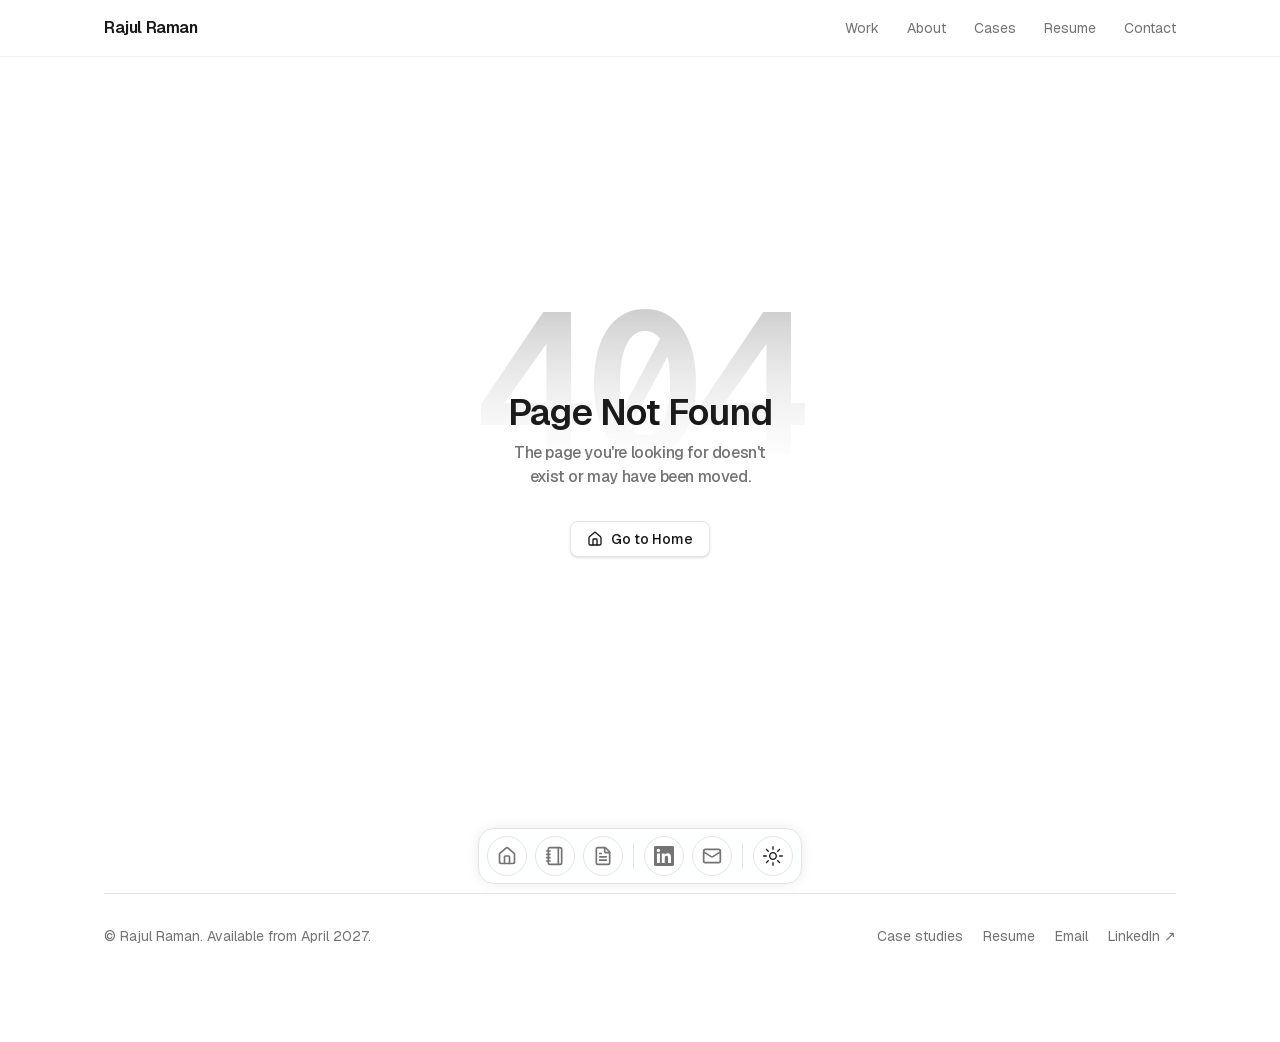
<file: 404/index.html>
<!DOCTYPE html><!--TSQME3hX2ARV71_AaxdUw--><html lang="en"><head><meta charSet="utf-8"/><meta name="viewport" content="width=device-width, initial-scale=1"/><link rel="stylesheet" href="/_next/static/chunks/78f059e5b8eac05f.css" data-precedence="next"/><meta name="robots" content="noindex"/><meta name="next-size-adjust" content=""/><title>Rajul Raman</title><meta name="description" content="Analytics &amp; Consulting · Healthcare Operations. A physiotherapist turned analyst: I turn operational data into clear, testable recommendations."/><meta name="robots" content="index, follow"/><meta name="googlebot" content="index, follow, max-video-preview:-1, max-image-preview:large, max-snippet:-1"/><meta property="og:title" content="Rajul Raman"/><meta property="og:description" content="Analytics &amp; Consulting · Healthcare Operations. A physiotherapist turned analyst: I turn operational data into clear, testable recommendations."/><meta property="og:url" content="https://rajul1raman-hash.github.io/"/><meta property="og:site_name" content="Rajul Raman"/><meta property="og:locale" content="en_US"/><meta property="og:image" content="https://rajul1raman-hash.github.io/og.png"/><meta property="og:image:width" content="1200"/><meta property="og:image:height" content="630"/><meta property="og:type" content="website"/><meta name="twitter:card" content="summary_large_image"/><meta name="twitter:title" content="Rajul Raman"/><meta name="twitter:description" content="Analytics &amp; Consulting · Healthcare Operations. A physiotherapist turned analyst: I turn operational data into clear, testable recommendations."/><meta name="twitter:image" content="https://rajul1raman-hash.github.io/og.png"/><link rel="icon" href="/favicon.ico?favicon.9bfc4365.ico" sizes="64x64" type="image/x-icon"/></head><body class="min-h-screen bg-background font-sans antialiased relative geist_4fab3279-module__V3481a__variable geist_mono_6e759781-module__cMxXda__variable"><div hidden=""><!--$--><!--/$--></div><script>((a,b,c,d,e,f,g,h)=>{let i=document.documentElement,j=["light","dark"];function k(b){var c;(Array.isArray(a)?a:[a]).forEach(a=>{let c="class"===a,d=c&&f?e.map(a=>f[a]||a):e;c?(i.classList.remove(...d),i.classList.add(f&&f[b]?f[b]:b)):i.setAttribute(a,b)}),c=b,h&&j.includes(c)&&(i.style.colorScheme=c)}if(d)k(d);else try{let a=localStorage.getItem(b)||c,d=g&&"system"===a?window.matchMedia("(prefers-color-scheme: dark)").matches?"dark":"light":a;k(d)}catch(a){}})("class","theme","light",null,["light","dark"],null,true,true)</script><a href="#main" class="sr-only focus:not-sr-only focus:fixed focus:left-4 focus:top-4 focus:z-50 focus:rounded-md focus:bg-primary focus:px-3 focus:py-2 focus:text-primary-foreground">Skip to content</a><div class="absolute inset-0 top-0 left-0 right-0 h-[100px] overflow-hidden z-0"></div><header class="hidden lg:block sticky top-0 z-40 border-b border-border/60 bg-background/80 backdrop-blur-xl"><div class="mx-auto flex h-14 max-w-6xl items-center justify-between px-10"><a href="/" class="font-semibold tracking-tight">Rajul Raman</a><nav aria-label="Primary" class="flex items-center gap-7 text-sm"><a href="/#work" class="u-link transition-colors hover:text-foreground text-muted-foreground">Work</a><a href="/#about" class="u-link transition-colors hover:text-foreground text-muted-foreground">About</a><a href="/cases" class="u-link transition-colors hover:text-foreground text-muted-foreground">Cases</a><a href="/resume" class="u-link transition-colors hover:text-foreground text-muted-foreground">Resume</a><a href="/#contact" class="u-link transition-colors hover:text-foreground text-muted-foreground">Contact</a></nav></div></header><div class="relative z-10 max-w-2xl lg:max-w-6xl mx-auto py-12 pb-24 sm:py-24 lg:pt-16 px-6 md:px-10"><main id="main"><div class="min-h-[calc(100vh-12rem)] flex flex-col"><div class="flex-1 flex items-center justify-center p-8"><div class="flex flex-col items-center text-center max-w-md relative"><h1 class="text-[200px] font-semibold font-mono bg-linear-to-b from-primary/30 to-secondary/10 text-transparent bg-clip-text absolute -top-40 left-1/2 -translate-x-1/2 mask-[linear-gradient(to_bottom,black,black_20%,transparent_80%)] tracking-tighter uppercase [-webkit-text-stroke:3px_hsl(var(--primary)/0.6)]">404</h1><h2 class="text-4xl tracking-tight font-semibold text-foreground mb-2">Page Not Found</h2><p class="text-muted-foreground mb-8 text-balance tracking-tight font-medium">The page you&#x27;re looking for doesn&#x27;t exist or may have been moved.</p><div class="flex flex-col sm:flex-row gap-3"><a href="/"><button class="inline-flex items-center justify-center whitespace-nowrap rounded-md text-sm font-medium transition-colors focus-visible:outline-none focus-visible:ring-1 focus-visible:ring-ring disabled:pointer-events-none disabled:opacity-50 border border-input bg-background shadow-sm hover:bg-accent hover:text-accent-foreground h-9 px-4 py-2 gap-2 cursor-pointer"><svg xmlns="http://www.w3.org/2000/svg" width="24" height="24" viewBox="0 0 24 24" fill="none" stroke="currentColor" stroke-width="2" stroke-linecap="round" stroke-linejoin="round" class="lucide lucide-house h-4 w-4" aria-hidden="true"><path d="M15 21v-8a1 1 0 0 0-1-1h-4a1 1 0 0 0-1 1v8"></path><path d="M3 10a2 2 0 0 1 .709-1.528l7-6a2 2 0 0 1 2.582 0l7 6A2 2 0 0 1 21 10v9a2 2 0 0 1-2 2H5a2 2 0 0 1-2-2z"></path></svg>Go to Home</button></a></div></div></div></div><!--$--><!--/$--></main><footer class="mx-auto mt-16 flex max-w-2xl flex-col gap-2 border-t pt-8 text-sm text-muted-foreground lg:max-w-none lg:flex-row lg:items-center lg:justify-between"><p>© <!-- -->Rajul Raman<!-- -->. Available from April 2027.</p><nav aria-label="Footer" class="flex flex-wrap gap-x-5 gap-y-1"><a class="u-link hover:text-foreground" href="/cases">Case studies</a><a class="u-link hover:text-foreground" href="/resume">Resume</a><a class="u-link hover:text-foreground" href="mailto:rajul1raman@gmail.com">Email</a><a class="u-link hover:text-foreground" href="https://www.linkedin.com/in/rajul-raman-803521123" target="_blank" rel="noopener noreferrer">LinkedIn ↗</a></nav></footer></div><div class="pointer-events-none fixed inset-x-0 bottom-4 z-30"><nav aria-label="Quick navigation" class="dock pointer-events-auto relative mx-auto flex h-14 w-fit items-center gap-2 rounded-2xl border bg-card/90 p-2 shadow-[0_0_10px_3px] shadow-primary/5 backdrop-blur-3xl"><a href="/" aria-label="Home" class="group/dk dock-item relative flex size-10 items-center justify-center rounded-3xl border border-border bg-background text-muted-foreground transition-[transform,color,background-color] duration-200 ease-out hover:bg-muted hover:text-foreground focus-visible:text-foreground"><svg xmlns="http://www.w3.org/2000/svg" width="24" height="24" viewBox="0 0 24 24" fill="none" stroke="currentColor" stroke-width="2" stroke-linecap="round" stroke-linejoin="round" class="lucide lucide-house size-5" aria-hidden="true"><path d="M15 21v-8a1 1 0 0 0-1-1h-4a1 1 0 0 0-1 1v8"></path><path d="M3 10a2 2 0 0 1 .709-1.528l7-6a2 2 0 0 1 2.582 0l7 6A2 2 0 0 1 21 10v9a2 2 0 0 1-2 2H5a2 2 0 0 1-2-2z"></path></svg><span aria-hidden="true" class="pointer-events-none absolute -top-11 left-1/2 -translate-x-1/2 translate-y-1 whitespace-nowrap rounded-xl bg-primary px-4 py-2 text-sm text-primary-foreground opacity-0 shadow-[0_10px_40px_-10px_rgba(0,0,0,0.3)] transition-all duration-150 group-hover/dk:translate-y-0 group-hover/dk:opacity-100 group-focus-visible/dk:translate-y-0 group-focus-visible/dk:opacity-100">Home</span></a><a href="/cases" aria-label="Case studies" class="group/dk dock-item relative flex size-10 items-center justify-center rounded-3xl border border-border bg-background text-muted-foreground transition-[transform,color,background-color] duration-200 ease-out hover:bg-muted hover:text-foreground focus-visible:text-foreground"><svg xmlns="http://www.w3.org/2000/svg" width="24" height="24" viewBox="0 0 24 24" fill="none" stroke="currentColor" stroke-width="2" stroke-linecap="round" stroke-linejoin="round" class="lucide lucide-notebook size-5" aria-hidden="true"><path d="M2 6h4"></path><path d="M2 10h4"></path><path d="M2 14h4"></path><path d="M2 18h4"></path><rect width="16" height="20" x="4" y="2" rx="2"></rect><path d="M16 2v20"></path></svg><span aria-hidden="true" class="pointer-events-none absolute -top-11 left-1/2 -translate-x-1/2 translate-y-1 whitespace-nowrap rounded-xl bg-primary px-4 py-2 text-sm text-primary-foreground opacity-0 shadow-[0_10px_40px_-10px_rgba(0,0,0,0.3)] transition-all duration-150 group-hover/dk:translate-y-0 group-hover/dk:opacity-100 group-focus-visible/dk:translate-y-0 group-focus-visible/dk:opacity-100">Case studies</span></a><a href="/resume" aria-label="Resume" class="group/dk dock-item relative flex size-10 items-center justify-center rounded-3xl border border-border bg-background text-muted-foreground transition-[transform,color,background-color] duration-200 ease-out hover:bg-muted hover:text-foreground focus-visible:text-foreground"><svg xmlns="http://www.w3.org/2000/svg" width="24" height="24" viewBox="0 0 24 24" fill="none" stroke="currentColor" stroke-width="2" stroke-linecap="round" stroke-linejoin="round" class="lucide lucide-file-text size-5" aria-hidden="true"><path d="M6 22a2 2 0 0 1-2-2V4a2 2 0 0 1 2-2h8a2.4 2.4 0 0 1 1.704.706l3.588 3.588A2.4 2.4 0 0 1 20 8v12a2 2 0 0 1-2 2z"></path><path d="M14 2v5a1 1 0 0 0 1 1h5"></path><path d="M10 9H8"></path><path d="M16 13H8"></path><path d="M16 17H8"></path></svg><span aria-hidden="true" class="pointer-events-none absolute -top-11 left-1/2 -translate-x-1/2 translate-y-1 whitespace-nowrap rounded-xl bg-primary px-4 py-2 text-sm text-primary-foreground opacity-0 shadow-[0_10px_40px_-10px_rgba(0,0,0,0.3)] transition-all duration-150 group-hover/dk:translate-y-0 group-hover/dk:opacity-100 group-focus-visible/dk:translate-y-0 group-focus-visible/dk:opacity-100">Resume</span></a><span aria-hidden="true" class="mx-0.5 h-2/3 w-px bg-border"></span><a href="https://www.linkedin.com/in/rajul-raman-803521123" aria-label="LinkedIn" target="_blank" rel="noopener noreferrer" class="group/dk dock-item relative flex size-10 items-center justify-center rounded-3xl border border-border bg-background text-muted-foreground transition-[transform,color,background-color] duration-200 ease-out hover:bg-muted hover:text-foreground focus-visible:text-foreground"><svg viewBox="0 0 24 24" xmlns="http://www.w3.org/2000/svg" class="size-5" aria-hidden="true"><title>LinkedIn</title><path fill="currentColor" d="M20.447 20.452h-3.554v-5.569c0-1.328-.027-3.037-1.852-3.037-1.853 0-2.136 1.445-2.136 2.939v5.667H9.351V9h3.414v1.561h.046c.477-.9 1.637-1.85 3.37-1.85 3.601 0 4.267 2.37 4.267 5.455v6.286zM5.337 7.433c-1.144 0-2.063-.926-2.063-2.065 0-1.138.92-2.063 2.063-2.063 1.14 0 2.064.925 2.064 2.063 0 1.139-.925 2.065-2.064 2.065zm1.782 13.019H3.555V9h3.564v11.452zM22.225 0H1.771C.792 0 0 .774 0 1.729v20.542C0 23.227.792 24 1.771 24h20.451C23.2 24 24 23.227 24 22.271V1.729C24 .774 23.2 0 22.222 0h.003z"></path></svg><span aria-hidden="true" class="pointer-events-none absolute -top-11 left-1/2 -translate-x-1/2 translate-y-1 whitespace-nowrap rounded-xl bg-primary px-4 py-2 text-sm text-primary-foreground opacity-0 shadow-[0_10px_40px_-10px_rgba(0,0,0,0.3)] transition-all duration-150 group-hover/dk:translate-y-0 group-hover/dk:opacity-100 group-focus-visible/dk:translate-y-0 group-focus-visible/dk:opacity-100">LinkedIn</span></a><a href="mailto:rajul1raman@gmail.com" aria-label="email" class="group/dk dock-item relative flex size-10 items-center justify-center rounded-3xl border border-border bg-background text-muted-foreground transition-[transform,color,background-color] duration-200 ease-out hover:bg-muted hover:text-foreground focus-visible:text-foreground"><svg xmlns="http://www.w3.org/2000/svg" width="24" height="24" viewBox="0 0 24 24" fill="none" stroke="currentColor" stroke-width="2" stroke-linecap="round" stroke-linejoin="round" class="lucide lucide-mail size-5" aria-hidden="true"><path d="m22 7-8.991 5.727a2 2 0 0 1-2.009 0L2 7"></path><rect x="2" y="4" width="20" height="16" rx="2"></rect></svg><span aria-hidden="true" class="pointer-events-none absolute -top-11 left-1/2 -translate-x-1/2 translate-y-1 whitespace-nowrap rounded-xl bg-primary px-4 py-2 text-sm text-primary-foreground opacity-0 shadow-[0_10px_40px_-10px_rgba(0,0,0,0.3)] transition-all duration-150 group-hover/dk:translate-y-0 group-hover/dk:opacity-100 group-focus-visible/dk:translate-y-0 group-focus-visible/dk:opacity-100">email</span></a><span aria-hidden="true" class="mx-0.5 h-2/3 w-px bg-border"></span><div class="group/dk dock-item relative flex size-10 items-center justify-center rounded-3xl border border-border bg-background text-muted-foreground transition-[transform,color,background-color] duration-200 ease-out hover:bg-muted hover:text-foreground focus-visible:text-foreground"><button class="inline-flex items-center justify-center whitespace-nowrap text-sm font-medium transition-colors focus-visible:outline-none focus-visible:ring-1 focus-visible:ring-ring disabled:pointer-events-none disabled:opacity-50 text-primary underline-offset-4 hover:underline rounded-full size-full cursor-pointer" type="button" aria-label="Toggle light / dark theme"><svg width="15" height="15" viewBox="0 0 15 15" fill="none" xmlns="http://www.w3.org/2000/svg" class="size-5"><path d="M7.5 0C7.77614 0 8 0.223858 8 0.5V2.5C8 2.77614 7.77614 3 7.5 3C7.22386 3 7 2.77614 7 2.5V0.5C7 0.223858 7.22386 0 7.5 0ZM2.1967 2.1967C2.39196 2.00144 2.70854 2.00144 2.90381 2.1967L4.31802 3.61091C4.51328 3.80617 4.51328 4.12276 4.31802 4.31802C4.12276 4.51328 3.80617 4.51328 3.61091 4.31802L2.1967 2.90381C2.00144 2.70854 2.00144 2.39196 2.1967 2.1967ZM0.5 7C0.223858 7 0 7.22386 0 7.5C0 7.77614 0.223858 8 0.5 8H2.5C2.77614 8 3 7.77614 3 7.5C3 7.22386 2.77614 7 2.5 7H0.5ZM2.1967 12.8033C2.00144 12.608 2.00144 12.2915 2.1967 12.0962L3.61091 10.682C3.80617 10.4867 4.12276 10.4867 4.31802 10.682C4.51328 10.8772 4.51328 11.1938 4.31802 11.3891L2.90381 12.8033C2.70854 12.9986 2.39196 12.9986 2.1967 12.8033ZM12.5 7C12.2239 7 12 7.22386 12 7.5C12 7.77614 12.2239 8 12.5 8H14.5C14.7761 8 15 7.77614 15 7.5C15 7.22386 14.7761 7 14.5 7H12.5ZM10.682 4.31802C10.4867 4.12276 10.4867 3.80617 10.682 3.61091L12.0962 2.1967C12.2915 2.00144 12.608 2.00144 12.8033 2.1967C12.9986 2.39196 12.9986 2.70854 12.8033 2.90381L11.3891 4.31802C11.1938 4.51328 10.8772 4.51328 10.682 4.31802ZM8 12.5C8 12.2239 7.77614 12 7.5 12C7.22386 12 7 12.2239 7 12.5V14.5C7 14.7761 7.22386 15 7.5 15C7.77614 15 8 14.7761 8 14.5V12.5ZM10.682 10.682C10.8772 10.4867 11.1938 10.4867 11.3891 10.682L12.8033 12.0962C12.9986 12.2915 12.9986 12.608 12.8033 12.8033C12.608 12.9986 12.2915 12.9986 12.0962 12.8033L10.682 11.3891C10.4867 11.1938 10.4867 10.8772 10.682 10.682ZM5.5 7.5C5.5 6.39543 6.39543 5.5 7.5 5.5C8.60457 5.5 9.5 6.39543 9.5 7.5C9.5 8.60457 8.60457 9.5 7.5 9.5C6.39543 9.5 5.5 8.60457 5.5 7.5ZM7.5 4.5C5.84315 4.5 4.5 5.84315 4.5 7.5C4.5 9.15685 5.84315 10.5 7.5 10.5C9.15685 10.5 10.5 9.15685 10.5 7.5C10.5 5.84315 9.15685 4.5 7.5 4.5Z" fill="currentColor" fill-rule="evenodd" clip-rule="evenodd"></path></svg><svg width="15" height="15" viewBox="0 0 15 15" fill="none" xmlns="http://www.w3.org/2000/svg" class="hidden size-5"><path d="M2.89998 0.499976C2.89998 0.279062 2.72089 0.0999756 2.49998 0.0999756C2.27906 0.0999756 2.09998 0.279062 2.09998 0.499976V1.09998H1.49998C1.27906 1.09998 1.09998 1.27906 1.09998 1.49998C1.09998 1.72089 1.27906 1.89998 1.49998 1.89998H2.09998V2.49998C2.09998 2.72089 2.27906 2.89998 2.49998 2.89998C2.72089 2.89998 2.89998 2.72089 2.89998 2.49998V1.89998H3.49998C3.72089 1.89998 3.89998 1.72089 3.89998 1.49998C3.89998 1.27906 3.72089 1.09998 3.49998 1.09998H2.89998V0.499976ZM5.89998 3.49998C5.89998 3.27906 5.72089 3.09998 5.49998 3.09998C5.27906 3.09998 5.09998 3.27906 5.09998 3.49998V4.09998H4.49998C4.27906 4.09998 4.09998 4.27906 4.09998 4.49998C4.09998 4.72089 4.27906 4.89998 4.49998 4.89998H5.09998V5.49998C5.09998 5.72089 5.27906 5.89998 5.49998 5.89998C5.72089 5.89998 5.89998 5.72089 5.89998 5.49998V4.89998H6.49998C6.72089 4.89998 6.89998 4.72089 6.89998 4.49998C6.89998 4.27906 6.72089 4.09998 6.49998 4.09998H5.89998V3.49998ZM1.89998 6.49998C1.89998 6.27906 1.72089 6.09998 1.49998 6.09998C1.27906 6.09998 1.09998 6.27906 1.09998 6.49998V7.09998H0.499976C0.279062 7.09998 0.0999756 7.27906 0.0999756 7.49998C0.0999756 7.72089 0.279062 7.89998 0.499976 7.89998H1.09998V8.49998C1.09998 8.72089 1.27906 8.89997 1.49998 8.89997C1.72089 8.89997 1.89998 8.72089 1.89998 8.49998V7.89998H2.49998C2.72089 7.89998 2.89998 7.72089 2.89998 7.49998C2.89998 7.27906 2.72089 7.09998 2.49998 7.09998H1.89998V6.49998ZM8.54406 0.98184L8.24618 0.941586C8.03275 0.917676 7.90692 1.1655 8.02936 1.34194C8.17013 1.54479 8.29981 1.75592 8.41754 1.97445C8.91878 2.90485 9.20322 3.96932 9.20322 5.10022C9.20322 8.37201 6.82247 11.0878 3.69887 11.6097C3.45736 11.65 3.20988 11.6772 2.96008 11.6906C2.74563 11.702 2.62729 11.9535 2.77721 12.1072C2.84551 12.1773 2.91535 12.2458 2.98667 12.3128L3.05883 12.3795L3.31883 12.6045L3.50684 12.7532L3.62796 12.8433L3.81491 12.9742L3.99079 13.089C4.11175 13.1651 4.23536 13.2375 4.36157 13.3059L4.62496 13.4412L4.88553 13.5607L5.18837 13.6828L5.43169 13.7686C5.56564 13.8128 5.70149 13.8529 5.83857 13.8885C5.94262 13.9155 6.04767 13.9401 6.15405 13.9622C6.27993 13.9883 6.40713 14.0109 6.53544 14.0298L6.85241 14.0685L7.11934 14.0892C7.24637 14.0965 7.37436 14.1002 7.50322 14.1002C11.1483 14.1002 14.1032 11.1453 14.1032 7.50023C14.1032 7.25044 14.0893 7.00389 14.0623 6.76131L14.0255 6.48407C13.991 6.26083 13.9453 6.04129 13.8891 5.82642C13.8213 5.56709 13.7382 5.31398 13.6409 5.06881L13.5279 4.80132L13.4507 4.63542L13.3766 4.48666C13.2178 4.17773 13.0353 3.88295 12.8312 3.60423L12.6782 3.40352L12.4793 3.16432L12.3157 2.98361L12.1961 2.85951L12.0355 2.70246L11.8134 2.50184L11.4925 2.24191L11.2483 2.06498L10.9562 1.87446L10.6346 1.68894L10.3073 1.52378L10.1938 1.47176L9.95488 1.3706L9.67791 1.2669L9.42566 1.1846L9.10075 1.09489L8.83599 1.03486L8.54406 0.98184ZM10.4032 5.30023C10.4032 4.27588 10.2002 3.29829 9.83244 2.40604C11.7623 3.28995 13.1032 5.23862 13.1032 7.50023C13.1032 10.593 10.596 13.1002 7.50322 13.1002C6.63646 13.1002 5.81597 12.9036 5.08355 12.5522C6.5419 12.0941 7.81081 11.2082 8.74322 10.0416C8.87963 10.2284 9.10028 10.3497 9.34928 10.3497C9.76349 10.3497 10.0993 10.0139 10.0993 9.59971C10.0993 9.24256 9.84965 8.94373 9.51535 8.86816C9.57741 8.75165 9.63653 8.63334 9.6926 8.51332C9.88358 8.63163 10.1088 8.69993 10.35 8.69993C11.0403 8.69993 11.6 8.14028 11.6 7.44993C11.6 6.75976 11.0406 6.20024 10.3505 6.19993C10.3853 5.90487 10.4032 5.60464 10.4032 5.30023Z" fill="currentColor" fill-rule="evenodd" clip-rule="evenodd"></path></svg></button><span aria-hidden="true" class="pointer-events-none absolute -top-11 left-1/2 -translate-x-1/2 translate-y-1 whitespace-nowrap rounded-xl bg-primary px-4 py-2 text-sm text-primary-foreground opacity-0 shadow-[0_10px_40px_-10px_rgba(0,0,0,0.3)] transition-all duration-150 group-hover/dk:translate-y-0 group-hover/dk:opacity-100 group-focus-visible/dk:translate-y-0 group-focus-visible/dk:opacity-100">Theme</span></div></nav></div><script>(self.__next_f=self.__next_f||[]).push([0])</script><script>self.__next_f.push([1,"1:\"$Sreact.fragment\"\n2:I[27423,[\"/_next/static/chunks/e1c789dbdad6ab4c.js\",\"/_next/static/chunks/22a5b72e2bab14f7.js\",\"/_next/static/chunks/86411c8ace3543c4.js\"],\"ThemeProvider\"]\n3:I[31282,[\"/_next/static/chunks/e1c789dbdad6ab4c.js\",\"/_next/static/chunks/22a5b72e2bab14f7.js\",\"/_next/static/chunks/86411c8ace3543c4.js\"],\"default\"]\n4:I[88951,[\"/_next/static/chunks/e1c789dbdad6ab4c.js\",\"/_next/static/chunks/22a5b72e2bab14f7.js\",\"/_next/static/chunks/86411c8ace3543c4.js\"],\"default\"]\n5:I[39756,[\"/_next/static/chunks/ff1a16fafef87110.js\",\"/_next/static/chunks/6153d1a363729c2c.js\"],\"default\"]\n6:I[37457,[\"/_next/static/chunks/ff1a16fafef87110.js\",\"/_next/static/chunks/6153d1a363729c2c.js\"],\"default\"]\n7:I[22016,[\"/_next/static/chunks/e1c789dbdad6ab4c.js\",\"/_next/static/chunks/22a5b72e2bab14f7.js\",\"/_next/static/chunks/86411c8ace3543c4.js\",\"/_next/static/chunks/7f27f9630a007744.js\"],\"\"]\n10:I[68027,[\"/_next/static/chunks/ff1a16fafef87110.js\",\"/_next/static/chunks/6153d1a363729c2c.js\"],\"default\"]\n:HL[\"/_next/static/chunks/78f059e5b8eac05f.css\",\"style\"]\n"])</script><script>self.__next_f.push([1,"0:{\"P\":null,\"b\":\"TSQME3hX2ARV71_AaxdUw\",\"c\":[\"\",\"_not-found\",\"\"],\"q\":\"\",\"i\":false,\"f\":[[[\"\",{\"children\":[\"/_not-found\",{\"children\":[\"__PAGE__\",{}]}]},\"$undefined\",\"$undefined\",true],[[\"$\",\"$1\",\"c\",{\"children\":[[[\"$\",\"link\",\"0\",{\"rel\":\"stylesheet\",\"href\":\"/_next/static/chunks/78f059e5b8eac05f.css\",\"precedence\":\"next\",\"crossOrigin\":\"$undefined\",\"nonce\":\"$undefined\"}],[\"$\",\"script\",\"script-0\",{\"src\":\"/_next/static/chunks/e1c789dbdad6ab4c.js\",\"async\":true,\"nonce\":\"$undefined\"}],[\"$\",\"script\",\"script-1\",{\"src\":\"/_next/static/chunks/22a5b72e2bab14f7.js\",\"async\":true,\"nonce\":\"$undefined\"}],[\"$\",\"script\",\"script-2\",{\"src\":\"/_next/static/chunks/86411c8ace3543c4.js\",\"async\":true,\"nonce\":\"$undefined\"}]],[\"$\",\"html\",null,{\"lang\":\"en\",\"suppressHydrationWarning\":true,\"children\":[\"$\",\"body\",null,{\"className\":\"min-h-screen bg-background font-sans antialiased relative geist_4fab3279-module__V3481a__variable geist_mono_6e759781-module__cMxXda__variable\",\"children\":[\"$\",\"$L2\",null,{\"attribute\":\"class\",\"defaultTheme\":\"light\",\"children\":[[\"$\",\"a\",null,{\"href\":\"#main\",\"className\":\"sr-only focus:not-sr-only focus:fixed focus:left-4 focus:top-4 focus:z-50 focus:rounded-md focus:bg-primary focus:px-3 focus:py-2 focus:text-primary-foreground\",\"children\":\"Skip to content\"}],[\"$\",\"div\",null,{\"className\":\"absolute inset-0 top-0 left-0 right-0 h-[100px] overflow-hidden z-0\",\"children\":[\"$\",\"$L3\",null,{\"className\":\"h-full w-full\",\"squareSize\":2,\"gridGap\":2,\"style\":{\"maskImage\":\"linear-gradient(to bottom, black, transparent)\",\"WebkitMaskImage\":\"linear-gradient(to bottom, black, transparent)\"}}]}],[\"$\",\"$L4\",null,{}],[\"$\",\"div\",null,{\"className\":\"relative z-10 max-w-2xl lg:max-w-6xl mx-auto py-12 pb-24 sm:py-24 lg:pt-16 px-6 md:px-10\",\"children\":[[\"$\",\"main\",null,{\"id\":\"main\",\"children\":[\"$\",\"$L5\",null,{\"parallelRouterKey\":\"children\",\"error\":\"$undefined\",\"errorStyles\":\"$undefined\",\"errorScripts\":\"$undefined\",\"template\":[\"$\",\"$L6\",null,{}],\"templateStyles\":\"$undefined\",\"templateScripts\":\"$undefined\",\"notFound\":[[\"$\",\"div\",null,{\"className\":\"min-h-[calc(100vh-12rem)] flex flex-col\",\"children\":[\"$\",\"div\",null,{\"className\":\"flex-1 flex items-center justify-center p-8\",\"children\":[\"$\",\"div\",null,{\"className\":\"flex flex-col items-center text-center max-w-md relative\",\"children\":[[\"$\",\"h1\",null,{\"className\":\"text-[200px] font-semibold font-mono bg-linear-to-b from-primary/30 to-secondary/10 text-transparent bg-clip-text absolute -top-40 left-1/2 -translate-x-1/2 mask-[linear-gradient(to_bottom,black,black_20%,transparent_80%)] tracking-tighter uppercase [-webkit-text-stroke:3px_hsl(var(--primary)/0.6)]\",\"children\":\"404\"}],[\"$\",\"h2\",null,{\"className\":\"text-4xl tracking-tight font-semibold text-foreground mb-2\",\"children\":\"Page Not Found\"}],[\"$\",\"p\",null,{\"className\":\"text-muted-foreground mb-8 text-balance tracking-tight font-medium\",\"children\":\"The page you're looking for doesn't exist or may have been moved.\"}],[\"$\",\"div\",null,{\"className\":\"flex flex-col sm:flex-row gap-3\",\"children\":[\"$\",\"$L7\",null,{\"href\":\"/\",\"children\":[\"$\",\"button\",null,{\"className\":\"inline-flex items-center justify-center whitespace-nowrap rounded-md text-sm font-medium transition-colors focus-visible:outline-none focus-visible:ring-1 focus-visible:ring-ring disabled:pointer-events-none disabled:opacity-50 border border-input bg-background shadow-sm hover:bg-accent hover:text-accent-foreground h-9 px-4 py-2 gap-2 cursor-pointer\",\"ref\":\"$undefined\",\"children\":[[\"$\",\"svg\",null,{\"ref\":\"$undefined\",\"xmlns\":\"http://www.w3.org/2000/svg\",\"width\":24,\"height\":24,\"viewBox\":\"0 0 24 24\",\"fill\":\"none\",\"stroke\":\"currentColor\",\"strokeWidth\":2,\"strokeLinecap\":\"round\",\"strokeLinejoin\":\"round\",\"className\":\"lucide lucide-house h-4 w-4\",\"aria-hidden\":\"true\",\"children\":[[\"$\",\"path\",\"5wwlr5\",{\"d\":\"M15 21v-8a1 1 0 0 0-1-1h-4a1 1 0 0 0-1 1v8\"}],[\"$\",\"path\",\"r6nss1\",{\"d\":\"M3 10a2 2 0 0 1 .709-1.528l7-6a2 2 0 0 1 2.582 0l7 6A2 2 0 0 1 21 10v9a2 2 0 0 1-2 2H5a2 2 0 0 1-2-2z\"}],\"$undefined\"]}],\"Go to Home\"]}]}]}]]}]}]}],[]],\"forbidden\":\"$undefined\",\"unauthorized\":\"$undefined\"}]}],[\"$\",\"footer\",null,{\"className\":\"mx-auto mt-16 flex max-w-2xl flex-col gap-2 border-t pt-8 text-sm text-muted-foreground lg:max-w-none lg:flex-row lg:items-center lg:justify-between\",\"children\":[\"$L8\",\"$L9\"]}]]}],\"$La\",\"$Lb\",\"$Lc\"]}]}]}]]}],{\"children\":[\"$Ld\",{\"children\":[\"$Le\",{},null,false,false]},null,false,false]},null,false,false],\"$Lf\",false]],\"m\":\"$undefined\",\"G\":[\"$10\",\"$undefined\"],\"S\":true}\n"])</script><script>self.__next_f.push([1,"19:I[70624,[\"/_next/static/chunks/e1c789dbdad6ab4c.js\",\"/_next/static/chunks/22a5b72e2bab14f7.js\",\"/_next/static/chunks/86411c8ace3543c4.js\"],\"default\"]\n1a:I[97367,[\"/_next/static/chunks/ff1a16fafef87110.js\",\"/_next/static/chunks/6153d1a363729c2c.js\"],\"OutletBoundary\"]\n1b:\"$Sreact.suspense\"\n1d:I[97367,[\"/_next/static/chunks/ff1a16fafef87110.js\",\"/_next/static/chunks/6153d1a363729c2c.js\"],\"ViewportBoundary\"]\n1f:I[97367,[\"/_next/static/chunks/ff1a16fafef87110.js\",\"/_next/static/chunks/6153d1a363729c2c.js\"],\"MetadataBoundary\"]\n8:[\"$\",\"p\",null,{\"children\":[\"© \",\"Rajul Raman\",\". Available from April 2027.\"]}]\n9:[\"$\",\"nav\",null,{\"aria-label\":\"Footer\",\"className\":\"flex flex-wrap gap-x-5 gap-y-1\",\"children\":[[\"$\",\"a\",null,{\"className\":\"u-link hover:text-foreground\",\"href\":\"/cases\",\"children\":\"Case studies\"}],[\"$\",\"a\",null,{\"className\":\"u-link hover:text-foreground\",\"href\":\"/resume\",\"children\":\"Resume\"}],[\"$\",\"a\",null,{\"className\":\"u-link hover:text-foreground\",\"href\":\"mailto:rajul1raman@gmail.com\",\"children\":\"Email\"}],[\"$\",\"a\",null,{\"className\":\"u-link hover:text-foreground\",\"href\":\"https://www.linkedin.com/in/rajul-raman-803521123\",\"target\":\"_blank\",\"rel\":\"noopener noreferrer\",\"children\":\"LinkedIn ↗\"}]]}]\n"])</script><script>self.__next_f.push([1,"a:[\"$\",\"div\",null,{\"className\":\"pointer-events-none fixed inset-x-0 bottom-4 z-30\",\"children\":[\"$\",\"nav\",null,{\"aria-label\":\"Quick navigation\",\"className\":\"dock pointer-events-auto relative mx-auto flex h-14 w-fit items-center gap-2 rounded-2xl border bg-card/90 p-2 shadow-[0_0_10px_3px] shadow-primary/5 backdrop-blur-3xl\",\"children\":[[[\"$\",\"a\",\"/\",{\"href\":\"/\",\"aria-label\":\"Home\",\"className\":\"group/dk dock-item relative flex size-10 items-center justify-center rounded-3xl border border-border bg-background text-muted-foreground transition-[transform,color,background-color] duration-200 ease-out hover:bg-muted hover:text-foreground focus-visible:text-foreground\",\"children\":[[\"$\",\"svg\",null,{\"ref\":\"$undefined\",\"xmlns\":\"http://www.w3.org/2000/svg\",\"width\":24,\"height\":24,\"viewBox\":\"0 0 24 24\",\"fill\":\"none\",\"stroke\":\"currentColor\",\"strokeWidth\":2,\"strokeLinecap\":\"round\",\"strokeLinejoin\":\"round\",\"className\":\"lucide lucide-house size-5\",\"aria-hidden\":true,\"children\":[[\"$\",\"path\",\"5wwlr5\",{\"d\":\"M15 21v-8a1 1 0 0 0-1-1h-4a1 1 0 0 0-1 1v8\"}],[\"$\",\"path\",\"r6nss1\",{\"d\":\"M3 10a2 2 0 0 1 .709-1.528l7-6a2 2 0 0 1 2.582 0l7 6A2 2 0 0 1 21 10v9a2 2 0 0 1-2 2H5a2 2 0 0 1-2-2z\"}],\"$undefined\"]}],[\"$\",\"span\",null,{\"aria-hidden\":true,\"className\":\"pointer-events-none absolute -top-11 left-1/2 -translate-x-1/2 translate-y-1 whitespace-nowrap rounded-xl bg-primary px-4 py-2 text-sm text-primary-foreground opacity-0 shadow-[0_10px_40px_-10px_rgba(0,0,0,0.3)] transition-all duration-150 group-hover/dk:translate-y-0 group-hover/dk:opacity-100 group-focus-visible/dk:translate-y-0 group-focus-visible/dk:opacity-100\",\"children\":\"Home\"}]]}],[\"$\",\"a\",\"/cases\",{\"href\":\"/cases\",\"aria-label\":\"Case studies\",\"className\":\"group/dk dock-item relative flex size-10 items-center justify-center rounded-3xl border border-border bg-background text-muted-foreground transition-[transform,color,background-color] duration-200 ease-out hover:bg-muted hover:text-foreground focus-visible:text-foreground\",\"children\":[[\"$\",\"svg\",null,{\"ref\":\"$undefined\",\"xmlns\":\"http://www.w3.org/2000/svg\",\"width\":24,\"height\":24,\"viewBox\":\"0 0 24 24\",\"fill\":\"none\",\"stroke\":\"currentColor\",\"strokeWidth\":2,\"strokeLinecap\":\"round\",\"strokeLinejoin\":\"round\",\"className\":\"lucide lucide-notebook size-5\",\"aria-hidden\":true,\"children\":[[\"$\",\"path\",\"aawbzj\",{\"d\":\"M2 6h4\"}],[\"$\",\"path\",\"l0bgd4\",{\"d\":\"M2 10h4\"}],[\"$\",\"path\",\"1gsvsf\",{\"d\":\"M2 14h4\"}],[\"$\",\"path\",\"1bu2t1\",{\"d\":\"M2 18h4\"}],[\"$\",\"rect\",\"1nb95v\",{\"width\":\"16\",\"height\":\"20\",\"x\":\"4\",\"y\":\"2\",\"rx\":\"2\"}],[\"$\",\"path\",\"rotuqe\",{\"d\":\"M16 2v20\"}],\"$undefined\"]}],[\"$\",\"span\",null,{\"aria-hidden\":true,\"className\":\"pointer-events-none absolute -top-11 left-1/2 -translate-x-1/2 translate-y-1 whitespace-nowrap rounded-xl bg-primary px-4 py-2 text-sm text-primary-foreground opacity-0 shadow-[0_10px_40px_-10px_rgba(0,0,0,0.3)] transition-all duration-150 group-hover/dk:translate-y-0 group-hover/dk:opacity-100 group-focus-visible/dk:translate-y-0 group-focus-visible/dk:opacity-100\",\"children\":\"Case studies\"}]]}],[\"$\",\"a\",\"/resume\",{\"href\":\"/resume\",\"aria-label\":\"Resume\",\"className\":\"group/dk dock-item relative flex size-10 items-center justify-center rounded-3xl border border-border bg-background text-muted-foreground transition-[transform,color,background-color] duration-200 ease-out hover:bg-muted hover:text-foreground focus-visible:text-foreground\",\"children\":[[\"$\",\"svg\",null,{\"ref\":\"$undefined\",\"xmlns\":\"http://www.w3.org/2000/svg\",\"width\":24,\"height\":24,\"viewBox\":\"0 0 24 24\",\"fill\":\"none\",\"stroke\":\"currentColor\",\"strokeWidth\":2,\"strokeLinecap\":\"round\",\"strokeLinejoin\":\"round\",\"className\":\"lucide lucide-file-text size-5\",\"aria-hidden\":true,\"children\":[[\"$\",\"path\",\"1oefj6\",{\"d\":\"M6 22a2 2 0 0 1-2-2V4a2 2 0 0 1 2-2h8a2.4 2.4 0 0 1 1.704.706l3.588 3.588A2.4 2.4 0 0 1 20 8v12a2 2 0 0 1-2 2z\"}],[\"$\",\"path\",\"wfsgrz\",{\"d\":\"M14 2v5a1 1 0 0 0 1 1h5\"}],[\"$\",\"path\",\"b1mrlr\",{\"d\":\"M10 9H8\"}],\"$L11\",\"$L12\",\"$undefined\"]}],\"$L13\"]}]],\"$L14\",[\"$L15\",\"$L16\"],\"$L17\",\"$L18\"]}]}]\n"])</script><script>self.__next_f.push([1,"b:[\"$\",\"$L19\",null,{}]\nc:null\nd:[\"$\",\"$1\",\"c\",{\"children\":[null,[\"$\",\"$L5\",null,{\"parallelRouterKey\":\"children\",\"error\":\"$undefined\",\"errorStyles\":\"$undefined\",\"errorScripts\":\"$undefined\",\"template\":[\"$\",\"$L6\",null,{}],\"templateStyles\":\"$undefined\",\"templateScripts\":\"$undefined\",\"notFound\":\"$undefined\",\"forbidden\":\"$undefined\",\"unauthorized\":\"$undefined\"}]]}]\n"])</script><script>self.__next_f.push([1,"e:[\"$\",\"$1\",\"c\",{\"children\":[[\"$\",\"div\",null,{\"className\":\"min-h-[calc(100vh-12rem)] flex flex-col\",\"children\":[\"$\",\"div\",null,{\"className\":\"flex-1 flex items-center justify-center p-8\",\"children\":[\"$\",\"div\",null,{\"className\":\"flex flex-col items-center text-center max-w-md relative\",\"children\":[[\"$\",\"h1\",null,{\"className\":\"text-[200px] font-semibold font-mono bg-linear-to-b from-primary/30 to-secondary/10 text-transparent bg-clip-text absolute -top-40 left-1/2 -translate-x-1/2 mask-[linear-gradient(to_bottom,black,black_20%,transparent_80%)] tracking-tighter uppercase [-webkit-text-stroke:3px_hsl(var(--primary)/0.6)]\",\"children\":\"404\"}],[\"$\",\"h2\",null,{\"className\":\"text-4xl tracking-tight font-semibold text-foreground mb-2\",\"children\":\"Page Not Found\"}],[\"$\",\"p\",null,{\"className\":\"text-muted-foreground mb-8 text-balance tracking-tight font-medium\",\"children\":\"The page you're looking for doesn't exist or may have been moved.\"}],[\"$\",\"div\",null,{\"className\":\"flex flex-col sm:flex-row gap-3\",\"children\":[\"$\",\"$L7\",null,{\"href\":\"/\",\"children\":[\"$\",\"button\",null,{\"className\":\"inline-flex items-center justify-center whitespace-nowrap rounded-md text-sm font-medium transition-colors focus-visible:outline-none focus-visible:ring-1 focus-visible:ring-ring disabled:pointer-events-none disabled:opacity-50 border border-input bg-background shadow-sm hover:bg-accent hover:text-accent-foreground h-9 px-4 py-2 gap-2 cursor-pointer\",\"ref\":\"$undefined\",\"children\":[[\"$\",\"svg\",null,{\"ref\":\"$undefined\",\"xmlns\":\"http://www.w3.org/2000/svg\",\"width\":24,\"height\":24,\"viewBox\":\"0 0 24 24\",\"fill\":\"none\",\"stroke\":\"currentColor\",\"strokeWidth\":2,\"strokeLinecap\":\"round\",\"strokeLinejoin\":\"round\",\"className\":\"lucide lucide-house h-4 w-4\",\"aria-hidden\":\"true\",\"children\":[[\"$\",\"path\",\"5wwlr5\",{\"d\":\"M15 21v-8a1 1 0 0 0-1-1h-4a1 1 0 0 0-1 1v8\"}],[\"$\",\"path\",\"r6nss1\",{\"d\":\"M3 10a2 2 0 0 1 .709-1.528l7-6a2 2 0 0 1 2.582 0l7 6A2 2 0 0 1 21 10v9a2 2 0 0 1-2 2H5a2 2 0 0 1-2-2z\"}],\"$undefined\"]}],\"Go to Home\"]}]}]}]]}]}]}],[[\"$\",\"script\",\"script-0\",{\"src\":\"/_next/static/chunks/7f27f9630a007744.js\",\"async\":true,\"nonce\":\"$undefined\"}]],[\"$\",\"$L1a\",null,{\"children\":[\"$\",\"$1b\",null,{\"name\":\"Next.MetadataOutlet\",\"children\":\"$@1c\"}]}]]}]\n"])</script><script>self.__next_f.push([1,"f:[\"$\",\"$1\",\"h\",{\"children\":[[\"$\",\"meta\",null,{\"name\":\"robots\",\"content\":\"noindex\"}],[\"$\",\"$L1d\",null,{\"children\":\"$L1e\"}],[\"$\",\"div\",null,{\"hidden\":true,\"children\":[\"$\",\"$L1f\",null,{\"children\":[\"$\",\"$1b\",null,{\"name\":\"Next.Metadata\",\"children\":\"$L20\"}]}]}],[\"$\",\"meta\",null,{\"name\":\"next-size-adjust\",\"content\":\"\"}]]}]\n"])</script><script>self.__next_f.push([1,"21:I[15022,[\"/_next/static/chunks/e1c789dbdad6ab4c.js\",\"/_next/static/chunks/22a5b72e2bab14f7.js\",\"/_next/static/chunks/86411c8ace3543c4.js\"],\"ModeToggle\"]\n11:[\"$\",\"path\",\"t4e002\",{\"d\":\"M16 13H8\"}]\n12:[\"$\",\"path\",\"z1uh3a\",{\"d\":\"M16 17H8\"}]\n13:[\"$\",\"span\",null,{\"aria-hidden\":true,\"className\":\"pointer-events-none absolute -top-11 left-1/2 -translate-x-1/2 translate-y-1 whitespace-nowrap rounded-xl bg-primary px-4 py-2 text-sm text-primary-foreground opacity-0 shadow-[0_10px_40px_-10px_rgba(0,0,0,0.3)] transition-all duration-150 group-hover/dk:translate-y-0 group-hover/dk:opacity-100 group-focus-visible/dk:translate-y-0 group-focus-visible/dk:opacity-100\",\"children\":\"Resume\"}]\n14:[\"$\",\"span\",null,{\"aria-hidden\":true,\"className\":\"mx-0.5 h-2/3 w-px bg-border\"}]\n"])</script><script>self.__next_f.push([1,"15:[\"$\",\"a\",\"LinkedIn\",{\"href\":\"https://www.linkedin.com/in/rajul-raman-803521123\",\"aria-label\":\"LinkedIn\",\"target\":\"_blank\",\"rel\":\"noopener noreferrer\",\"className\":\"group/dk dock-item relative flex size-10 items-center justify-center rounded-3xl border border-border bg-background text-muted-foreground transition-[transform,color,background-color] duration-200 ease-out hover:bg-muted hover:text-foreground focus-visible:text-foreground\",\"children\":[[\"$\",\"svg\",null,{\"viewBox\":\"0 0 24 24\",\"xmlns\":\"http://www.w3.org/2000/svg\",\"className\":\"size-5\",\"aria-hidden\":true,\"children\":[[\"$\",\"title\",null,{\"children\":\"LinkedIn\"}],[\"$\",\"path\",null,{\"fill\":\"currentColor\",\"d\":\"M20.447 20.452h-3.554v-5.569c0-1.328-.027-3.037-1.852-3.037-1.853 0-2.136 1.445-2.136 2.939v5.667H9.351V9h3.414v1.561h.046c.477-.9 1.637-1.85 3.37-1.85 3.601 0 4.267 2.37 4.267 5.455v6.286zM5.337 7.433c-1.144 0-2.063-.926-2.063-2.065 0-1.138.92-2.063 2.063-2.063 1.14 0 2.064.925 2.064 2.063 0 1.139-.925 2.065-2.064 2.065zm1.782 13.019H3.555V9h3.564v11.452zM22.225 0H1.771C.792 0 0 .774 0 1.729v20.542C0 23.227.792 24 1.771 24h20.451C23.2 24 24 23.227 24 22.271V1.729C24 .774 23.2 0 22.222 0h.003z\"}]]}],[\"$\",\"span\",null,{\"aria-hidden\":true,\"className\":\"pointer-events-none absolute -top-11 left-1/2 -translate-x-1/2 translate-y-1 whitespace-nowrap rounded-xl bg-primary px-4 py-2 text-sm text-primary-foreground opacity-0 shadow-[0_10px_40px_-10px_rgba(0,0,0,0.3)] transition-all duration-150 group-hover/dk:translate-y-0 group-hover/dk:opacity-100 group-focus-visible/dk:translate-y-0 group-focus-visible/dk:opacity-100\",\"children\":\"LinkedIn\"}]]}]\n"])</script><script>self.__next_f.push([1,"16:[\"$\",\"a\",\"email\",{\"href\":\"mailto:rajul1raman@gmail.com\",\"aria-label\":\"email\",\"target\":\"$undefined\",\"rel\":\"$undefined\",\"className\":\"group/dk dock-item relative flex size-10 items-center justify-center rounded-3xl border border-border bg-background text-muted-foreground transition-[transform,color,background-color] duration-200 ease-out hover:bg-muted hover:text-foreground focus-visible:text-foreground\",\"children\":[[\"$\",\"svg\",null,{\"ref\":\"$undefined\",\"xmlns\":\"http://www.w3.org/2000/svg\",\"width\":24,\"height\":24,\"viewBox\":\"0 0 24 24\",\"fill\":\"none\",\"stroke\":\"currentColor\",\"strokeWidth\":2,\"strokeLinecap\":\"round\",\"strokeLinejoin\":\"round\",\"className\":\"lucide lucide-mail size-5\",\"aria-hidden\":true,\"children\":[[\"$\",\"path\",\"132q7q\",{\"d\":\"m22 7-8.991 5.727a2 2 0 0 1-2.009 0L2 7\"}],[\"$\",\"rect\",\"izxlao\",{\"x\":\"2\",\"y\":\"4\",\"width\":\"20\",\"height\":\"16\",\"rx\":\"2\"}],\"$undefined\"]}],[\"$\",\"span\",null,{\"aria-hidden\":true,\"className\":\"pointer-events-none absolute -top-11 left-1/2 -translate-x-1/2 translate-y-1 whitespace-nowrap rounded-xl bg-primary px-4 py-2 text-sm text-primary-foreground opacity-0 shadow-[0_10px_40px_-10px_rgba(0,0,0,0.3)] transition-all duration-150 group-hover/dk:translate-y-0 group-hover/dk:opacity-100 group-focus-visible/dk:translate-y-0 group-focus-visible/dk:opacity-100\",\"children\":\"email\"}]]}]\n17:[\"$\",\"span\",null,{\"aria-hidden\":true,\"className\":\"mx-0.5 h-2/3 w-px bg-border\"}]\n18:[\"$\",\"div\",null,{\"className\":\"group/dk dock-item relative flex size-10 items-center justify-center rounded-3xl border border-border bg-background text-muted-foreground transition-[transform,color,background-color] duration-200 ease-out hover:bg-muted hover:text-foreground focus-visible:text-foreground\",\"children\":[[\"$\",\"$L21\",null,{\"className\":\"size-full cursor-pointer\"}],[\"$\",\"span\",null,{\"aria-hidden\":true,\"className\":\"pointer-events-none absolute -top-11 left-1/2 -translate-x-1/2 translate-y-1 whitespace-nowrap rounded-xl bg-primary px-4 py-2 text-sm text-primary-foreground opacity-0 shadow-[0_10px_40px_-10px_rgba(0,0,0,0.3)] transition-all duration-150 group-hover/dk:translate-y-0 group-hover/dk:opacity-100 group-focus-visible/dk:translate-y-0 group-focus-visible/dk:opacity-100\",\"children\":\"Theme\"}]]}]\n"])</script><script>self.__next_f.push([1,"1e:[[\"$\",\"meta\",\"0\",{\"charSet\":\"utf-8\"}],[\"$\",\"meta\",\"1\",{\"name\":\"viewport\",\"content\":\"width=device-width, initial-scale=1\"}]]\n"])</script><script>self.__next_f.push([1,"22:I[27201,[\"/_next/static/chunks/ff1a16fafef87110.js\",\"/_next/static/chunks/6153d1a363729c2c.js\"],\"IconMark\"]\n1c:null\n"])</script><script>self.__next_f.push([1,"20:[[\"$\",\"title\",\"0\",{\"children\":\"Rajul Raman\"}],[\"$\",\"meta\",\"1\",{\"name\":\"description\",\"content\":\"Analytics \u0026 Consulting · Healthcare Operations. A physiotherapist turned analyst: I turn operational data into clear, testable recommendations.\"}],[\"$\",\"meta\",\"2\",{\"name\":\"robots\",\"content\":\"index, follow\"}],[\"$\",\"meta\",\"3\",{\"name\":\"googlebot\",\"content\":\"index, follow, max-video-preview:-1, max-image-preview:large, max-snippet:-1\"}],[\"$\",\"meta\",\"4\",{\"property\":\"og:title\",\"content\":\"Rajul Raman\"}],[\"$\",\"meta\",\"5\",{\"property\":\"og:description\",\"content\":\"Analytics \u0026 Consulting · Healthcare Operations. A physiotherapist turned analyst: I turn operational data into clear, testable recommendations.\"}],[\"$\",\"meta\",\"6\",{\"property\":\"og:url\",\"content\":\"https://rajul1raman-hash.github.io/\"}],[\"$\",\"meta\",\"7\",{\"property\":\"og:site_name\",\"content\":\"Rajul Raman\"}],[\"$\",\"meta\",\"8\",{\"property\":\"og:locale\",\"content\":\"en_US\"}],[\"$\",\"meta\",\"9\",{\"property\":\"og:image\",\"content\":\"https://rajul1raman-hash.github.io/og.png\"}],[\"$\",\"meta\",\"10\",{\"property\":\"og:image:width\",\"content\":\"1200\"}],[\"$\",\"meta\",\"11\",{\"property\":\"og:image:height\",\"content\":\"630\"}],[\"$\",\"meta\",\"12\",{\"property\":\"og:type\",\"content\":\"website\"}],[\"$\",\"meta\",\"13\",{\"name\":\"twitter:card\",\"content\":\"summary_large_image\"}],[\"$\",\"meta\",\"14\",{\"name\":\"twitter:title\",\"content\":\"Rajul Raman\"}],[\"$\",\"meta\",\"15\",{\"name\":\"twitter:description\",\"content\":\"Analytics \u0026 Consulting · Healthcare Operations. A physiotherapist turned analyst: I turn operational data into clear, testable recommendations.\"}],[\"$\",\"meta\",\"16\",{\"name\":\"twitter:image\",\"content\":\"https://rajul1raman-hash.github.io/og.png\"}],[\"$\",\"link\",\"17\",{\"rel\":\"icon\",\"href\":\"/favicon.ico?favicon.9bfc4365.ico\",\"sizes\":\"64x64\",\"type\":\"image/x-icon\"}],[\"$\",\"$L22\",\"18\",{}]]\n"])</script><script>addEventListener("load",function(){setTimeout(function(){["/_next/static/chunks/776cfdbaa8fe4eb9.js","/_next/static/chunks/249261e921aeebba.js","/_next/static/chunks/36a4af1b41de3f4a.js","/_next/static/chunks/5cedbe3d28acc407.js","/_next/static/chunks/turbopack-0738d6a1a6355970.js","/_next/static/chunks/e1c789dbdad6ab4c.js","/_next/static/chunks/22a5b72e2bab14f7.js","/_next/static/chunks/86411c8ace3543c4.js","/_next/static/chunks/ff1a16fafef87110.js","/_next/static/chunks/6153d1a363729c2c.js","/_next/static/chunks/7f27f9630a007744.js","/_next/static/chunks/a6dad97d9634a72d.js","/_next/static/chunks/64df69c561e455b4.js"].forEach(function(s){var e=document.createElement("script");e.src=s;e.async=true;document.body.appendChild(e)})},0)})</script></body></html>
</file>
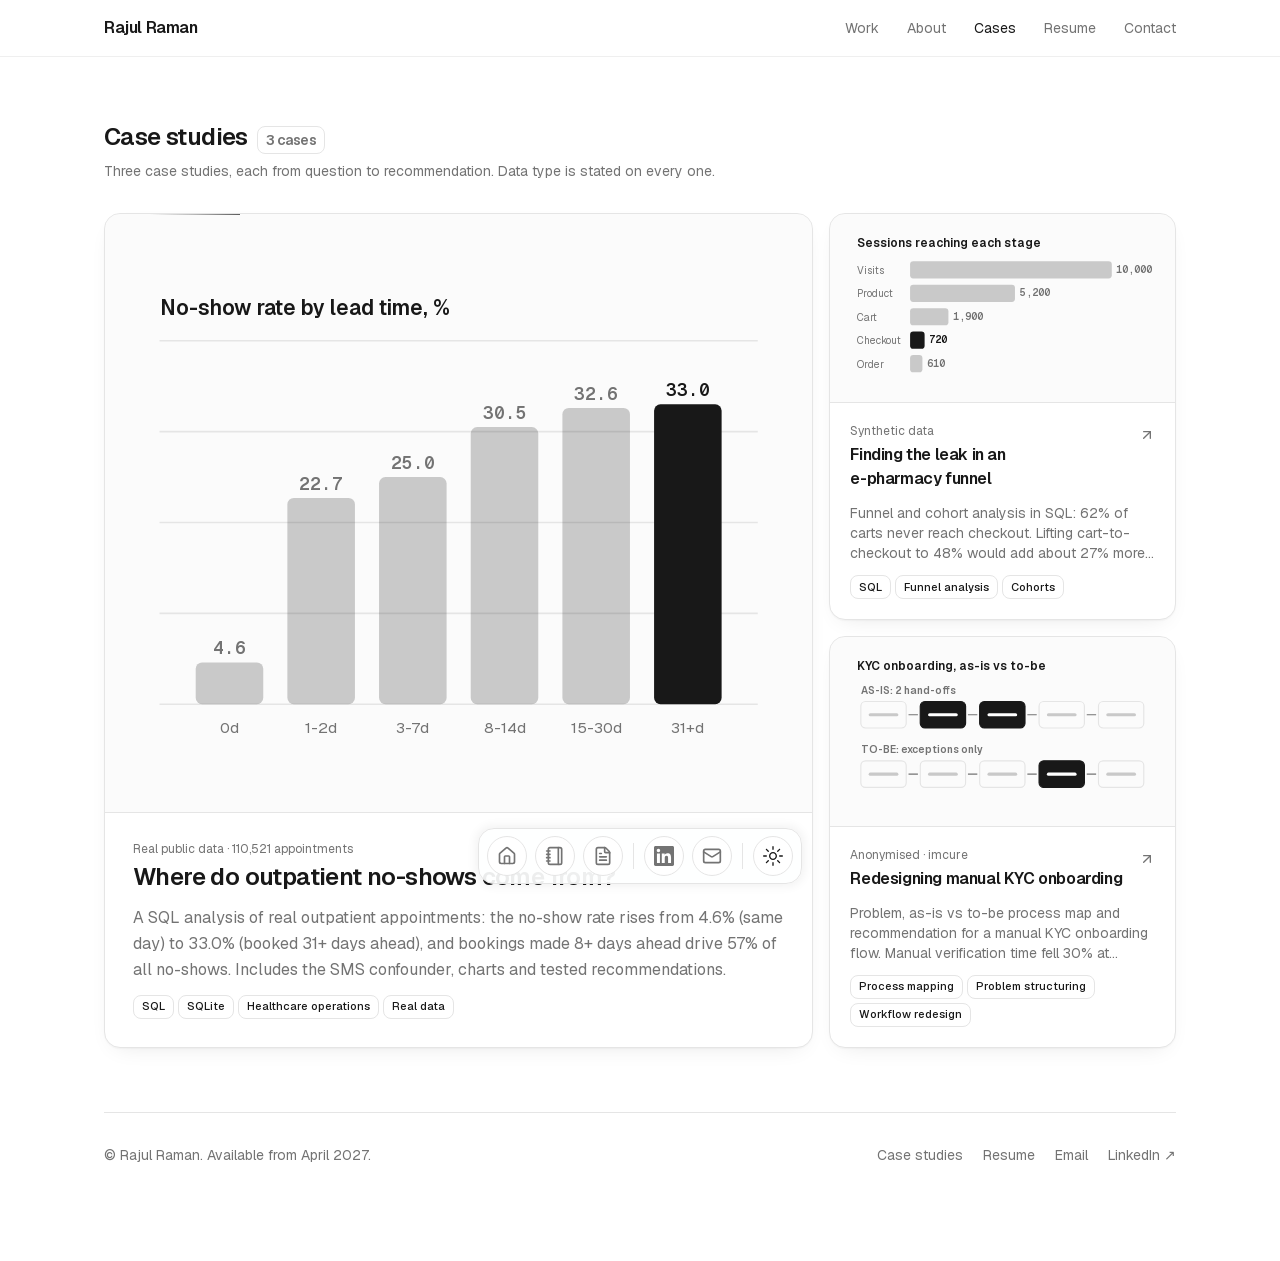
<file: cases/index.html>
<!DOCTYPE html><!--TSQME3hX2ARV71_AaxdUw--><html lang="en"><head><meta charSet="utf-8"/><link rel="preconnect" href="/" crossorigin=""/><meta name="viewport" content="width=device-width, initial-scale=1"/><link rel="stylesheet" href="/_next/static/chunks/78f059e5b8eac05f.css" data-precedence="next"/><meta name="next-size-adjust" content=""/><title>Case studies | Rajul Raman</title><meta name="description" content="Three case studies: a real-data SQL analysis, a synthetic funnel analysis and an anonymised process redesign."/><meta name="robots" content="index, follow"/><meta name="googlebot" content="index, follow, max-video-preview:-1, max-image-preview:large, max-snippet:-1"/><meta property="og:title" content="Case studies"/><meta property="og:description" content="Three case studies: a real-data SQL analysis, a synthetic funnel analysis and an anonymised process redesign."/><meta name="twitter:card" content="summary_large_image"/><meta name="twitter:title" content="Case studies"/><meta name="twitter:description" content="Three case studies: a real-data SQL analysis, a synthetic funnel analysis and an anonymised process redesign."/><link rel="icon" href="/favicon.ico?favicon.9bfc4365.ico" sizes="64x64" type="image/x-icon"/></head><body class="min-h-screen bg-background font-sans antialiased relative geist_4fab3279-module__V3481a__variable geist_mono_6e759781-module__cMxXda__variable"><div hidden=""><!--$--><!--/$--></div><script>((a,b,c,d,e,f,g,h)=>{let i=document.documentElement,j=["light","dark"];function k(b){var c;(Array.isArray(a)?a:[a]).forEach(a=>{let c="class"===a,d=c&&f?e.map(a=>f[a]||a):e;c?(i.classList.remove(...d),i.classList.add(f&&f[b]?f[b]:b)):i.setAttribute(a,b)}),c=b,h&&j.includes(c)&&(i.style.colorScheme=c)}if(d)k(d);else try{let a=localStorage.getItem(b)||c,d=g&&"system"===a?window.matchMedia("(prefers-color-scheme: dark)").matches?"dark":"light":a;k(d)}catch(a){}})("class","theme","light",null,["light","dark"],null,true,true)</script><a href="#main" class="sr-only focus:not-sr-only focus:fixed focus:left-4 focus:top-4 focus:z-50 focus:rounded-md focus:bg-primary focus:px-3 focus:py-2 focus:text-primary-foreground">Skip to content</a><div class="absolute inset-0 top-0 left-0 right-0 h-[100px] overflow-hidden z-0"></div><header class="hidden lg:block sticky top-0 z-40 border-b border-border/60 bg-background/80 backdrop-blur-xl"><div class="mx-auto flex h-14 max-w-6xl items-center justify-between px-10"><a href="/" class="font-semibold tracking-tight">Rajul Raman</a><nav aria-label="Primary" class="flex items-center gap-7 text-sm"><a href="/#work" class="u-link transition-colors hover:text-foreground text-muted-foreground">Work</a><a href="/#about" class="u-link transition-colors hover:text-foreground text-muted-foreground">About</a><a href="/cases" aria-current="page" class="u-link transition-colors hover:text-foreground text-foreground [background-size:100%_1px]">Cases</a><a href="/resume" class="u-link transition-colors hover:text-foreground text-muted-foreground">Resume</a><a href="/#contact" class="u-link transition-colors hover:text-foreground text-muted-foreground">Contact</a></nav></div></header><div class="relative z-10 max-w-2xl lg:max-w-6xl mx-auto py-12 pb-24 sm:py-24 lg:pt-16 px-6 md:px-10"><main id="main"><section id="cases"><div class="bf" style="--bf-d:0.4s;--bf-delay:0.08s;--bf-y:-6px;--bf-blur:6px"><h1 class="text-2xl font-semibold tracking-tight mb-2">Case studies <span class="ml-1 bg-card border border-border rounded-md px-2 py-1 text-muted-foreground text-sm">3<!-- --> cases</span></h1><p class="text-sm text-muted-foreground mb-8">Three case studies, each from question to recommendation. Data type is stated on every one.</p></div><div class="bf" style="--bf-d:0.4s;--bf-delay:0.12s;--bf-y:-6px;--bf-blur:6px"><section id="projects" aria-labelledby="cases-h"><div class="flex flex-col gap-y-8"><div class="grid w-full grid-cols-1 gap-4 md:grid-cols-3 md:auto-rows-[minmax(15rem,auto)]"><div class="bf md:col-span-2 md:row-span-2" style="--bf-d:0.4s;--bf-delay:0.16s;--bf-y:-6px;--bf-blur:6px"><a class="lift group relative flex h-full flex-col overflow-hidden rounded-2xl border bg-card md:min-h-[30rem]" href="/cases/no-show-analysis/"><div aria-hidden="true" class="pointer-events-none absolute inset-0 rounded-[inherit] border border-transparent [mask-clip:padding-box,border-box] [mask-composite:intersect] [mask-image:linear-gradient(transparent,transparent),linear-gradient(#000,#000)] motion-reduce:hidden"><div class="absolute aspect-square bg-gradient-to-l from-foreground/70 via-foreground/30 to-transparent" style="width:90px;offset-path:rect(0 auto auto 0 round 90px);animation:beam 9s linear infinite"></div></div><div class="flex-1 border-b bg-muted/40 p-4 flex min-h-[16rem] items-center md:p-8"><svg viewBox="0 0 400 290" role="img" aria-label="No-show rate by booking lead time, rising from 4.6% to 33.0%" class="h-full w-full" preserveAspectRatio="xMidYMid meet"><line x1="14" x2="386" y1="264" y2="264" stroke="var(--border)" stroke-width="1"></line><line x1="14" x2="386" y1="207.5" y2="207.5" stroke="var(--border)" stroke-width="1"></line><line x1="14" x2="386" y1="151" y2="151" stroke="var(--border)" stroke-width="1"></line><line x1="14" x2="386" y1="94.5" y2="94.5" stroke="var(--border)" stroke-width="1"></line><line x1="14" x2="386" y1="38" y2="38" stroke="var(--border)" stroke-width="1"></line><g><rect x="36.5" y="238.01" width="42" height="25.99" rx="4" fill="color-mix(in oklch, var(--foreground) 22%, transparent)"></rect><text x="57.5" y="233.01" text-anchor="middle" font-size="11" font-weight="600" fill="var(--muted-foreground)" class="font-mono">4.6</text><text x="57.5" y="282" text-anchor="middle" font-size="9.5" fill="var(--muted-foreground)">0d</text></g><g><rect x="93.5" y="135.745" width="42" height="128.255" rx="4" fill="color-mix(in oklch, var(--foreground) 22%, transparent)"></rect><text x="114.5" y="130.745" text-anchor="middle" font-size="11" font-weight="600" fill="var(--muted-foreground)" class="font-mono">22.7</text><text x="114.5" y="282" text-anchor="middle" font-size="9.5" fill="var(--muted-foreground)">1-2d</text></g><g><rect x="150.5" y="122.75" width="42" height="141.25" rx="4" fill="color-mix(in oklch, var(--foreground) 22%, transparent)"></rect><text x="171.5" y="117.75" text-anchor="middle" font-size="11" font-weight="600" fill="var(--muted-foreground)" class="font-mono">25.0</text><text x="171.5" y="282" text-anchor="middle" font-size="9.5" fill="var(--muted-foreground)">3-7d</text></g><g><rect x="207.5" y="91.67500000000001" width="42" height="172.325" rx="4" fill="color-mix(in oklch, var(--foreground) 22%, transparent)"></rect><text x="228.5" y="86.67500000000001" text-anchor="middle" font-size="11" font-weight="600" fill="var(--muted-foreground)" class="font-mono">30.5</text><text x="228.5" y="282" text-anchor="middle" font-size="9.5" fill="var(--muted-foreground)">8-14d</text></g><g><rect x="264.5" y="79.80999999999997" width="42" height="184.19000000000003" rx="4" fill="color-mix(in oklch, var(--foreground) 22%, transparent)"></rect><text x="285.5" y="74.80999999999997" text-anchor="middle" font-size="11" font-weight="600" fill="var(--muted-foreground)" class="font-mono">32.6</text><text x="285.5" y="282" text-anchor="middle" font-size="9.5" fill="var(--muted-foreground)">15-30d</text></g><g><rect x="321.5" y="77.55000000000001" width="42" height="186.45" rx="4" fill="var(--foreground)"></rect><text x="342.5" y="72.55000000000001" text-anchor="middle" font-size="11" font-weight="600" fill="var(--foreground)" class="font-mono">33.0</text><text x="342.5" y="282" text-anchor="middle" font-size="9.5" fill="var(--muted-foreground)">31+d</text></g><text x="14" y="22" font-size="13" font-weight="600" fill="var(--foreground)">No-show rate by lead time, %</text></svg></div><div class="flex flex-col gap-3 p-5 md:p-7"><div class="flex items-start justify-between gap-3"><div><p class="text-xs text-muted-foreground">Real public data · 110,521 appointments</p><h2 class="mt-1 font-semibold tracking-tight text-xl md:text-2xl">Where do outpatient no-shows come from?</h2></div><svg xmlns="http://www.w3.org/2000/svg" width="24" height="24" viewBox="0 0 24 24" fill="none" stroke="currentColor" stroke-width="2" stroke-linecap="round" stroke-linejoin="round" class="lucide lucide-arrow-up-right mt-1 size-4 shrink-0 text-muted-foreground transition-transform duration-200 group-hover:-translate-y-0.5 group-hover:translate-x-0.5 group-hover:text-foreground" aria-hidden="true"><path d="M7 7h10v10"></path><path d="M7 17 17 7"></path></svg></div><p class="text-muted-foreground text-sm md:text-base leading-relaxed">A SQL analysis of real outpatient appointments: the no-show rate rises from 4.6% (same day) to 33.0% (booked 31+ days ahead), and bookings made 8+ days ahead drive 57% of all no-shows. Includes the SMS confounder, charts and tested recommendations.</p><div class="flex flex-wrap gap-1"><div class="inline-flex items-center rounded-md border py-0.5 transition-colors focus:outline-none focus:ring-2 focus:ring-ring focus:ring-offset-2 text-foreground h-6 px-2 text-[11px] font-medium">SQL</div><div class="inline-flex items-center rounded-md border py-0.5 transition-colors focus:outline-none focus:ring-2 focus:ring-ring focus:ring-offset-2 text-foreground h-6 px-2 text-[11px] font-medium">SQLite</div><div class="inline-flex items-center rounded-md border py-0.5 transition-colors focus:outline-none focus:ring-2 focus:ring-ring focus:ring-offset-2 text-foreground h-6 px-2 text-[11px] font-medium">Healthcare operations</div><div class="inline-flex items-center rounded-md border py-0.5 transition-colors focus:outline-none focus:ring-2 focus:ring-ring focus:ring-offset-2 text-foreground h-6 px-2 text-[11px] font-medium">Real data</div></div></div></a></div><div class="bf" style="--bf-d:0.4s;--bf-delay:0.22s;--bf-y:-6px;--bf-blur:6px"><a class="lift group relative flex h-full flex-col overflow-hidden rounded-2xl border bg-card" href="/cases/ecommerce-funnel-analysis/"><div class="flex-1 border-b bg-muted/40 p-4 min-h-[10rem]"><svg viewBox="0 0 400 200" role="img" aria-label="E-pharmacy funnel from 10,000 visits to 610 orders" class="h-full w-full" preserveAspectRatio="xMidYMid meet"><text x="14" y="22" font-size="15" font-weight="600" fill="var(--foreground)">Sessions reaching each stage</text><g><text x="14" y="56" font-size="13" fill="var(--muted-foreground)">Visits</text><rect x="82" y="40" width="258" height="22" rx="4" fill="color-mix(in oklch, var(--foreground) 22%, transparent)"></rect><text x="346" y="55" font-size="13" font-weight="600" fill="var(--muted-foreground)" class="font-mono">10,000</text></g><g><text x="14" y="86" font-size="13" fill="var(--muted-foreground)">Product</text><rect x="82" y="70" width="134.16" height="22" rx="4" fill="color-mix(in oklch, var(--foreground) 22%, transparent)"></rect><text x="222.16" y="85" font-size="13" font-weight="600" fill="var(--muted-foreground)" class="font-mono">5,200</text></g><g><text x="14" y="116" font-size="13" fill="var(--muted-foreground)">Cart</text><rect x="82" y="100" width="49.02" height="22" rx="4" fill="color-mix(in oklch, var(--foreground) 22%, transparent)"></rect><text x="137.02" y="115" font-size="13" font-weight="600" fill="var(--muted-foreground)" class="font-mono">1,900</text></g><g><text x="14" y="146" font-size="13" fill="var(--muted-foreground)">Checkout</text><rect x="82" y="130" width="18.575999999999997" height="22" rx="4" fill="var(--foreground)"></rect><text x="106.576" y="145" font-size="13" font-weight="600" fill="var(--foreground)" class="font-mono">720</text></g><g><text x="14" y="176" font-size="13" fill="var(--muted-foreground)">Order</text><rect x="82" y="160" width="15.738" height="22" rx="4" fill="color-mix(in oklch, var(--foreground) 22%, transparent)"></rect><text x="103.738" y="175" font-size="13" font-weight="600" fill="var(--muted-foreground)" class="font-mono">610</text></g></svg></div><div class="flex flex-col gap-3 p-5"><div class="flex items-start justify-between gap-3"><div><p class="text-xs text-muted-foreground">Synthetic data</p><h2 class="mt-1 font-semibold tracking-tight text-base">Finding the leak in an e-pharmacy funnel</h2></div><svg xmlns="http://www.w3.org/2000/svg" width="24" height="24" viewBox="0 0 24 24" fill="none" stroke="currentColor" stroke-width="2" stroke-linecap="round" stroke-linejoin="round" class="lucide lucide-arrow-up-right mt-1 size-4 shrink-0 text-muted-foreground transition-transform duration-200 group-hover:-translate-y-0.5 group-hover:translate-x-0.5 group-hover:text-foreground" aria-hidden="true"><path d="M7 7h10v10"></path><path d="M7 17 17 7"></path></svg></div><p class="text-muted-foreground line-clamp-3 text-sm">Funnel and cohort analysis in SQL: 62% of carts never reach checkout. Lifting cart-to-checkout to 48% would add about 27% more orders on the same traffic (scenario). All numbers are synthetic and labelled as such.</p><div class="flex flex-wrap gap-1"><div class="inline-flex items-center rounded-md border py-0.5 transition-colors focus:outline-none focus:ring-2 focus:ring-ring focus:ring-offset-2 text-foreground h-6 px-2 text-[11px] font-medium">SQL</div><div class="inline-flex items-center rounded-md border py-0.5 transition-colors focus:outline-none focus:ring-2 focus:ring-ring focus:ring-offset-2 text-foreground h-6 px-2 text-[11px] font-medium">Funnel analysis</div><div class="inline-flex items-center rounded-md border py-0.5 transition-colors focus:outline-none focus:ring-2 focus:ring-ring focus:ring-offset-2 text-foreground h-6 px-2 text-[11px] font-medium">Cohorts</div></div></div></a></div><div class="bf" style="--bf-d:0.4s;--bf-delay:0.27999999999999997s;--bf-y:-6px;--bf-blur:6px"><a class="lift group relative flex h-full flex-col overflow-hidden rounded-2xl border bg-card" href="/cases/kyc-onboarding-redesign/"><div class="flex-1 border-b bg-muted/40 p-4 min-h-[10rem]"><svg viewBox="0 0 400 200" role="img" aria-label="As-is process with two hand-offs versus the to-be process" class="h-full w-full" preserveAspectRatio="xMidYMid meet"><text x="14" y="22" font-size="15" font-weight="600" fill="var(--foreground)">KYC onboarding, as-is vs to-be</text><g><text x="19" y="52" font-size="13" font-weight="600" fill="var(--muted-foreground)">AS-IS: 2 hand-offs</text><g><rect x="19" y="62" width="58" height="34" rx="6" fill="none" stroke="var(--border)" stroke-width="1.5"></rect><rect x="29" y="77" width="38" height="4" rx="2" fill="color-mix(in oklch, var(--foreground) 22%, transparent)"></rect><path d="M80 79 h12" stroke="var(--muted-foreground)" stroke-width="1.5"></path></g><g><rect x="95" y="62" width="58" height="34" rx="6" fill="var(--foreground)" stroke="var(--foreground)" stroke-width="1.5"></rect><rect x="105" y="77" width="38" height="4" rx="2" fill="var(--background)"></rect><path d="M156 79 h12" stroke="var(--muted-foreground)" stroke-width="1.5"></path></g><g><rect x="171" y="62" width="58" height="34" rx="6" fill="var(--foreground)" stroke="var(--foreground)" stroke-width="1.5"></rect><rect x="181" y="77" width="38" height="4" rx="2" fill="var(--background)"></rect><path d="M232 79 h12" stroke="var(--muted-foreground)" stroke-width="1.5"></path></g><g><rect x="247" y="62" width="58" height="34" rx="6" fill="none" stroke="var(--border)" stroke-width="1.5"></rect><rect x="257" y="77" width="38" height="4" rx="2" fill="color-mix(in oklch, var(--foreground) 22%, transparent)"></rect><path d="M308 79 h12" stroke="var(--muted-foreground)" stroke-width="1.5"></path></g><g><rect x="323" y="62" width="58" height="34" rx="6" fill="none" stroke="var(--border)" stroke-width="1.5"></rect><rect x="333" y="77" width="38" height="4" rx="2" fill="color-mix(in oklch, var(--foreground) 22%, transparent)"></rect></g></g><g><text x="19" y="128" font-size="13" font-weight="600" fill="var(--muted-foreground)">TO-BE: exceptions only</text><g><rect x="19" y="138" width="58" height="34" rx="6" fill="none" stroke="var(--border)" stroke-width="1.5"></rect><rect x="29" y="153" width="38" height="4" rx="2" fill="color-mix(in oklch, var(--foreground) 22%, transparent)"></rect><path d="M80 155 h12" stroke="var(--muted-foreground)" stroke-width="1.5"></path></g><g><rect x="95" y="138" width="58" height="34" rx="6" fill="none" stroke="var(--border)" stroke-width="1.5"></rect><rect x="105" y="153" width="38" height="4" rx="2" fill="color-mix(in oklch, var(--foreground) 22%, transparent)"></rect><path d="M156 155 h12" stroke="var(--muted-foreground)" stroke-width="1.5"></path></g><g><rect x="171" y="138" width="58" height="34" rx="6" fill="none" stroke="var(--border)" stroke-width="1.5"></rect><rect x="181" y="153" width="38" height="4" rx="2" fill="color-mix(in oklch, var(--foreground) 22%, transparent)"></rect><path d="M232 155 h12" stroke="var(--muted-foreground)" stroke-width="1.5"></path></g><g><rect x="247" y="138" width="58" height="34" rx="6" fill="var(--foreground)" stroke="var(--foreground)" stroke-width="1.5"></rect><rect x="257" y="153" width="38" height="4" rx="2" fill="var(--background)"></rect><path d="M308 155 h12" stroke="var(--muted-foreground)" stroke-width="1.5"></path></g><g><rect x="323" y="138" width="58" height="34" rx="6" fill="none" stroke="var(--border)" stroke-width="1.5"></rect><rect x="333" y="153" width="38" height="4" rx="2" fill="color-mix(in oklch, var(--foreground) 22%, transparent)"></rect></g></g></svg></div><div class="flex flex-col gap-3 p-5"><div class="flex items-start justify-between gap-3"><div><p class="text-xs text-muted-foreground">Anonymised · imcure</p><h2 class="mt-1 font-semibold tracking-tight text-base">Redesigning manual KYC onboarding</h2></div><svg xmlns="http://www.w3.org/2000/svg" width="24" height="24" viewBox="0 0 24 24" fill="none" stroke="currentColor" stroke-width="2" stroke-linecap="round" stroke-linejoin="round" class="lucide lucide-arrow-up-right mt-1 size-4 shrink-0 text-muted-foreground transition-transform duration-200 group-hover:-translate-y-0.5 group-hover:translate-x-0.5 group-hover:text-foreground" aria-hidden="true"><path d="M7 7h10v10"></path><path d="M7 17 17 7"></path></svg></div><p class="text-muted-foreground line-clamp-3 text-sm">Problem, as-is vs to-be process map and recommendation for a manual KYC onboarding flow. Manual verification time fell 30% at imcure (measured); all other figures are labelled assumptions.</p><div class="flex flex-wrap gap-1"><div class="inline-flex items-center rounded-md border py-0.5 transition-colors focus:outline-none focus:ring-2 focus:ring-ring focus:ring-offset-2 text-foreground h-6 px-2 text-[11px] font-medium">Process mapping</div><div class="inline-flex items-center rounded-md border py-0.5 transition-colors focus:outline-none focus:ring-2 focus:ring-ring focus:ring-offset-2 text-foreground h-6 px-2 text-[11px] font-medium">Problem structuring</div><div class="inline-flex items-center rounded-md border py-0.5 transition-colors focus:outline-none focus:ring-2 focus:ring-ring focus:ring-offset-2 text-foreground h-6 px-2 text-[11px] font-medium">Workflow redesign</div></div></div></a></div></div></div></section></div></section><!--$--><!--/$--></main><footer class="mx-auto mt-16 flex max-w-2xl flex-col gap-2 border-t pt-8 text-sm text-muted-foreground lg:max-w-none lg:flex-row lg:items-center lg:justify-between"><p>© <!-- -->Rajul Raman<!-- -->. Available from April 2027.</p><nav aria-label="Footer" class="flex flex-wrap gap-x-5 gap-y-1"><a class="u-link hover:text-foreground" href="/cases">Case studies</a><a class="u-link hover:text-foreground" href="/resume">Resume</a><a class="u-link hover:text-foreground" href="mailto:rajul1raman@gmail.com">Email</a><a class="u-link hover:text-foreground" href="https://www.linkedin.com/in/rajul-raman-803521123" target="_blank" rel="noopener noreferrer">LinkedIn ↗</a></nav></footer></div><div class="pointer-events-none fixed inset-x-0 bottom-4 z-30"><nav aria-label="Quick navigation" class="dock pointer-events-auto relative mx-auto flex h-14 w-fit items-center gap-2 rounded-2xl border bg-card/90 p-2 shadow-[0_0_10px_3px] shadow-primary/5 backdrop-blur-3xl"><a href="/" aria-label="Home" class="group/dk dock-item relative flex size-10 items-center justify-center rounded-3xl border border-border bg-background text-muted-foreground transition-[transform,color,background-color] duration-200 ease-out hover:bg-muted hover:text-foreground focus-visible:text-foreground"><svg xmlns="http://www.w3.org/2000/svg" width="24" height="24" viewBox="0 0 24 24" fill="none" stroke="currentColor" stroke-width="2" stroke-linecap="round" stroke-linejoin="round" class="lucide lucide-house size-5" aria-hidden="true"><path d="M15 21v-8a1 1 0 0 0-1-1h-4a1 1 0 0 0-1 1v8"></path><path d="M3 10a2 2 0 0 1 .709-1.528l7-6a2 2 0 0 1 2.582 0l7 6A2 2 0 0 1 21 10v9a2 2 0 0 1-2 2H5a2 2 0 0 1-2-2z"></path></svg><span aria-hidden="true" class="pointer-events-none absolute -top-11 left-1/2 -translate-x-1/2 translate-y-1 whitespace-nowrap rounded-xl bg-primary px-4 py-2 text-sm text-primary-foreground opacity-0 shadow-[0_10px_40px_-10px_rgba(0,0,0,0.3)] transition-all duration-150 group-hover/dk:translate-y-0 group-hover/dk:opacity-100 group-focus-visible/dk:translate-y-0 group-focus-visible/dk:opacity-100">Home</span></a><a href="/cases" aria-label="Case studies" class="group/dk dock-item relative flex size-10 items-center justify-center rounded-3xl border border-border bg-background text-muted-foreground transition-[transform,color,background-color] duration-200 ease-out hover:bg-muted hover:text-foreground focus-visible:text-foreground"><svg xmlns="http://www.w3.org/2000/svg" width="24" height="24" viewBox="0 0 24 24" fill="none" stroke="currentColor" stroke-width="2" stroke-linecap="round" stroke-linejoin="round" class="lucide lucide-notebook size-5" aria-hidden="true"><path d="M2 6h4"></path><path d="M2 10h4"></path><path d="M2 14h4"></path><path d="M2 18h4"></path><rect width="16" height="20" x="4" y="2" rx="2"></rect><path d="M16 2v20"></path></svg><span aria-hidden="true" class="pointer-events-none absolute -top-11 left-1/2 -translate-x-1/2 translate-y-1 whitespace-nowrap rounded-xl bg-primary px-4 py-2 text-sm text-primary-foreground opacity-0 shadow-[0_10px_40px_-10px_rgba(0,0,0,0.3)] transition-all duration-150 group-hover/dk:translate-y-0 group-hover/dk:opacity-100 group-focus-visible/dk:translate-y-0 group-focus-visible/dk:opacity-100">Case studies</span></a><a href="/resume" aria-label="Resume" class="group/dk dock-item relative flex size-10 items-center justify-center rounded-3xl border border-border bg-background text-muted-foreground transition-[transform,color,background-color] duration-200 ease-out hover:bg-muted hover:text-foreground focus-visible:text-foreground"><svg xmlns="http://www.w3.org/2000/svg" width="24" height="24" viewBox="0 0 24 24" fill="none" stroke="currentColor" stroke-width="2" stroke-linecap="round" stroke-linejoin="round" class="lucide lucide-file-text size-5" aria-hidden="true"><path d="M6 22a2 2 0 0 1-2-2V4a2 2 0 0 1 2-2h8a2.4 2.4 0 0 1 1.704.706l3.588 3.588A2.4 2.4 0 0 1 20 8v12a2 2 0 0 1-2 2z"></path><path d="M14 2v5a1 1 0 0 0 1 1h5"></path><path d="M10 9H8"></path><path d="M16 13H8"></path><path d="M16 17H8"></path></svg><span aria-hidden="true" class="pointer-events-none absolute -top-11 left-1/2 -translate-x-1/2 translate-y-1 whitespace-nowrap rounded-xl bg-primary px-4 py-2 text-sm text-primary-foreground opacity-0 shadow-[0_10px_40px_-10px_rgba(0,0,0,0.3)] transition-all duration-150 group-hover/dk:translate-y-0 group-hover/dk:opacity-100 group-focus-visible/dk:translate-y-0 group-focus-visible/dk:opacity-100">Resume</span></a><span aria-hidden="true" class="mx-0.5 h-2/3 w-px bg-border"></span><a href="https://www.linkedin.com/in/rajul-raman-803521123" aria-label="LinkedIn" target="_blank" rel="noopener noreferrer" class="group/dk dock-item relative flex size-10 items-center justify-center rounded-3xl border border-border bg-background text-muted-foreground transition-[transform,color,background-color] duration-200 ease-out hover:bg-muted hover:text-foreground focus-visible:text-foreground"><svg viewBox="0 0 24 24" xmlns="http://www.w3.org/2000/svg" class="size-5" aria-hidden="true"><title>LinkedIn</title><path fill="currentColor" d="M20.447 20.452h-3.554v-5.569c0-1.328-.027-3.037-1.852-3.037-1.853 0-2.136 1.445-2.136 2.939v5.667H9.351V9h3.414v1.561h.046c.477-.9 1.637-1.85 3.37-1.85 3.601 0 4.267 2.37 4.267 5.455v6.286zM5.337 7.433c-1.144 0-2.063-.926-2.063-2.065 0-1.138.92-2.063 2.063-2.063 1.14 0 2.064.925 2.064 2.063 0 1.139-.925 2.065-2.064 2.065zm1.782 13.019H3.555V9h3.564v11.452zM22.225 0H1.771C.792 0 0 .774 0 1.729v20.542C0 23.227.792 24 1.771 24h20.451C23.2 24 24 23.227 24 22.271V1.729C24 .774 23.2 0 22.222 0h.003z"></path></svg><span aria-hidden="true" class="pointer-events-none absolute -top-11 left-1/2 -translate-x-1/2 translate-y-1 whitespace-nowrap rounded-xl bg-primary px-4 py-2 text-sm text-primary-foreground opacity-0 shadow-[0_10px_40px_-10px_rgba(0,0,0,0.3)] transition-all duration-150 group-hover/dk:translate-y-0 group-hover/dk:opacity-100 group-focus-visible/dk:translate-y-0 group-focus-visible/dk:opacity-100">LinkedIn</span></a><a href="mailto:rajul1raman@gmail.com" aria-label="email" class="group/dk dock-item relative flex size-10 items-center justify-center rounded-3xl border border-border bg-background text-muted-foreground transition-[transform,color,background-color] duration-200 ease-out hover:bg-muted hover:text-foreground focus-visible:text-foreground"><svg xmlns="http://www.w3.org/2000/svg" width="24" height="24" viewBox="0 0 24 24" fill="none" stroke="currentColor" stroke-width="2" stroke-linecap="round" stroke-linejoin="round" class="lucide lucide-mail size-5" aria-hidden="true"><path d="m22 7-8.991 5.727a2 2 0 0 1-2.009 0L2 7"></path><rect x="2" y="4" width="20" height="16" rx="2"></rect></svg><span aria-hidden="true" class="pointer-events-none absolute -top-11 left-1/2 -translate-x-1/2 translate-y-1 whitespace-nowrap rounded-xl bg-primary px-4 py-2 text-sm text-primary-foreground opacity-0 shadow-[0_10px_40px_-10px_rgba(0,0,0,0.3)] transition-all duration-150 group-hover/dk:translate-y-0 group-hover/dk:opacity-100 group-focus-visible/dk:translate-y-0 group-focus-visible/dk:opacity-100">email</span></a><span aria-hidden="true" class="mx-0.5 h-2/3 w-px bg-border"></span><div class="group/dk dock-item relative flex size-10 items-center justify-center rounded-3xl border border-border bg-background text-muted-foreground transition-[transform,color,background-color] duration-200 ease-out hover:bg-muted hover:text-foreground focus-visible:text-foreground"><button class="inline-flex items-center justify-center whitespace-nowrap text-sm font-medium transition-colors focus-visible:outline-none focus-visible:ring-1 focus-visible:ring-ring disabled:pointer-events-none disabled:opacity-50 text-primary underline-offset-4 hover:underline rounded-full size-full cursor-pointer" type="button" aria-label="Toggle light / dark theme"><svg width="15" height="15" viewBox="0 0 15 15" fill="none" xmlns="http://www.w3.org/2000/svg" class="size-5"><path d="M7.5 0C7.77614 0 8 0.223858 8 0.5V2.5C8 2.77614 7.77614 3 7.5 3C7.22386 3 7 2.77614 7 2.5V0.5C7 0.223858 7.22386 0 7.5 0ZM2.1967 2.1967C2.39196 2.00144 2.70854 2.00144 2.90381 2.1967L4.31802 3.61091C4.51328 3.80617 4.51328 4.12276 4.31802 4.31802C4.12276 4.51328 3.80617 4.51328 3.61091 4.31802L2.1967 2.90381C2.00144 2.70854 2.00144 2.39196 2.1967 2.1967ZM0.5 7C0.223858 7 0 7.22386 0 7.5C0 7.77614 0.223858 8 0.5 8H2.5C2.77614 8 3 7.77614 3 7.5C3 7.22386 2.77614 7 2.5 7H0.5ZM2.1967 12.8033C2.00144 12.608 2.00144 12.2915 2.1967 12.0962L3.61091 10.682C3.80617 10.4867 4.12276 10.4867 4.31802 10.682C4.51328 10.8772 4.51328 11.1938 4.31802 11.3891L2.90381 12.8033C2.70854 12.9986 2.39196 12.9986 2.1967 12.8033ZM12.5 7C12.2239 7 12 7.22386 12 7.5C12 7.77614 12.2239 8 12.5 8H14.5C14.7761 8 15 7.77614 15 7.5C15 7.22386 14.7761 7 14.5 7H12.5ZM10.682 4.31802C10.4867 4.12276 10.4867 3.80617 10.682 3.61091L12.0962 2.1967C12.2915 2.00144 12.608 2.00144 12.8033 2.1967C12.9986 2.39196 12.9986 2.70854 12.8033 2.90381L11.3891 4.31802C11.1938 4.51328 10.8772 4.51328 10.682 4.31802ZM8 12.5C8 12.2239 7.77614 12 7.5 12C7.22386 12 7 12.2239 7 12.5V14.5C7 14.7761 7.22386 15 7.5 15C7.77614 15 8 14.7761 8 14.5V12.5ZM10.682 10.682C10.8772 10.4867 11.1938 10.4867 11.3891 10.682L12.8033 12.0962C12.9986 12.2915 12.9986 12.608 12.8033 12.8033C12.608 12.9986 12.2915 12.9986 12.0962 12.8033L10.682 11.3891C10.4867 11.1938 10.4867 10.8772 10.682 10.682ZM5.5 7.5C5.5 6.39543 6.39543 5.5 7.5 5.5C8.60457 5.5 9.5 6.39543 9.5 7.5C9.5 8.60457 8.60457 9.5 7.5 9.5C6.39543 9.5 5.5 8.60457 5.5 7.5ZM7.5 4.5C5.84315 4.5 4.5 5.84315 4.5 7.5C4.5 9.15685 5.84315 10.5 7.5 10.5C9.15685 10.5 10.5 9.15685 10.5 7.5C10.5 5.84315 9.15685 4.5 7.5 4.5Z" fill="currentColor" fill-rule="evenodd" clip-rule="evenodd"></path></svg><svg width="15" height="15" viewBox="0 0 15 15" fill="none" xmlns="http://www.w3.org/2000/svg" class="hidden size-5"><path d="M2.89998 0.499976C2.89998 0.279062 2.72089 0.0999756 2.49998 0.0999756C2.27906 0.0999756 2.09998 0.279062 2.09998 0.499976V1.09998H1.49998C1.27906 1.09998 1.09998 1.27906 1.09998 1.49998C1.09998 1.72089 1.27906 1.89998 1.49998 1.89998H2.09998V2.49998C2.09998 2.72089 2.27906 2.89998 2.49998 2.89998C2.72089 2.89998 2.89998 2.72089 2.89998 2.49998V1.89998H3.49998C3.72089 1.89998 3.89998 1.72089 3.89998 1.49998C3.89998 1.27906 3.72089 1.09998 3.49998 1.09998H2.89998V0.499976ZM5.89998 3.49998C5.89998 3.27906 5.72089 3.09998 5.49998 3.09998C5.27906 3.09998 5.09998 3.27906 5.09998 3.49998V4.09998H4.49998C4.27906 4.09998 4.09998 4.27906 4.09998 4.49998C4.09998 4.72089 4.27906 4.89998 4.49998 4.89998H5.09998V5.49998C5.09998 5.72089 5.27906 5.89998 5.49998 5.89998C5.72089 5.89998 5.89998 5.72089 5.89998 5.49998V4.89998H6.49998C6.72089 4.89998 6.89998 4.72089 6.89998 4.49998C6.89998 4.27906 6.72089 4.09998 6.49998 4.09998H5.89998V3.49998ZM1.89998 6.49998C1.89998 6.27906 1.72089 6.09998 1.49998 6.09998C1.27906 6.09998 1.09998 6.27906 1.09998 6.49998V7.09998H0.499976C0.279062 7.09998 0.0999756 7.27906 0.0999756 7.49998C0.0999756 7.72089 0.279062 7.89998 0.499976 7.89998H1.09998V8.49998C1.09998 8.72089 1.27906 8.89997 1.49998 8.89997C1.72089 8.89997 1.89998 8.72089 1.89998 8.49998V7.89998H2.49998C2.72089 7.89998 2.89998 7.72089 2.89998 7.49998C2.89998 7.27906 2.72089 7.09998 2.49998 7.09998H1.89998V6.49998ZM8.54406 0.98184L8.24618 0.941586C8.03275 0.917676 7.90692 1.1655 8.02936 1.34194C8.17013 1.54479 8.29981 1.75592 8.41754 1.97445C8.91878 2.90485 9.20322 3.96932 9.20322 5.10022C9.20322 8.37201 6.82247 11.0878 3.69887 11.6097C3.45736 11.65 3.20988 11.6772 2.96008 11.6906C2.74563 11.702 2.62729 11.9535 2.77721 12.1072C2.84551 12.1773 2.91535 12.2458 2.98667 12.3128L3.05883 12.3795L3.31883 12.6045L3.50684 12.7532L3.62796 12.8433L3.81491 12.9742L3.99079 13.089C4.11175 13.1651 4.23536 13.2375 4.36157 13.3059L4.62496 13.4412L4.88553 13.5607L5.18837 13.6828L5.43169 13.7686C5.56564 13.8128 5.70149 13.8529 5.83857 13.8885C5.94262 13.9155 6.04767 13.9401 6.15405 13.9622C6.27993 13.9883 6.40713 14.0109 6.53544 14.0298L6.85241 14.0685L7.11934 14.0892C7.24637 14.0965 7.37436 14.1002 7.50322 14.1002C11.1483 14.1002 14.1032 11.1453 14.1032 7.50023C14.1032 7.25044 14.0893 7.00389 14.0623 6.76131L14.0255 6.48407C13.991 6.26083 13.9453 6.04129 13.8891 5.82642C13.8213 5.56709 13.7382 5.31398 13.6409 5.06881L13.5279 4.80132L13.4507 4.63542L13.3766 4.48666C13.2178 4.17773 13.0353 3.88295 12.8312 3.60423L12.6782 3.40352L12.4793 3.16432L12.3157 2.98361L12.1961 2.85951L12.0355 2.70246L11.8134 2.50184L11.4925 2.24191L11.2483 2.06498L10.9562 1.87446L10.6346 1.68894L10.3073 1.52378L10.1938 1.47176L9.95488 1.3706L9.67791 1.2669L9.42566 1.1846L9.10075 1.09489L8.83599 1.03486L8.54406 0.98184ZM10.4032 5.30023C10.4032 4.27588 10.2002 3.29829 9.83244 2.40604C11.7623 3.28995 13.1032 5.23862 13.1032 7.50023C13.1032 10.593 10.596 13.1002 7.50322 13.1002C6.63646 13.1002 5.81597 12.9036 5.08355 12.5522C6.5419 12.0941 7.81081 11.2082 8.74322 10.0416C8.87963 10.2284 9.10028 10.3497 9.34928 10.3497C9.76349 10.3497 10.0993 10.0139 10.0993 9.59971C10.0993 9.24256 9.84965 8.94373 9.51535 8.86816C9.57741 8.75165 9.63653 8.63334 9.6926 8.51332C9.88358 8.63163 10.1088 8.69993 10.35 8.69993C11.0403 8.69993 11.6 8.14028 11.6 7.44993C11.6 6.75976 11.0406 6.20024 10.3505 6.19993C10.3853 5.90487 10.4032 5.60464 10.4032 5.30023Z" fill="currentColor" fill-rule="evenodd" clip-rule="evenodd"></path></svg></button><span aria-hidden="true" class="pointer-events-none absolute -top-11 left-1/2 -translate-x-1/2 translate-y-1 whitespace-nowrap rounded-xl bg-primary px-4 py-2 text-sm text-primary-foreground opacity-0 shadow-[0_10px_40px_-10px_rgba(0,0,0,0.3)] transition-all duration-150 group-hover/dk:translate-y-0 group-hover/dk:opacity-100 group-focus-visible/dk:translate-y-0 group-focus-visible/dk:opacity-100">Theme</span></div></nav></div><script>(self.__next_f=self.__next_f||[]).push([0])</script><script>self.__next_f.push([1,"1:\"$Sreact.fragment\"\n2:I[27423,[\"/_next/static/chunks/e1c789dbdad6ab4c.js\",\"/_next/static/chunks/22a5b72e2bab14f7.js\",\"/_next/static/chunks/86411c8ace3543c4.js\"],\"ThemeProvider\"]\n3:I[31282,[\"/_next/static/chunks/e1c789dbdad6ab4c.js\",\"/_next/static/chunks/22a5b72e2bab14f7.js\",\"/_next/static/chunks/86411c8ace3543c4.js\"],\"default\"]\n4:I[88951,[\"/_next/static/chunks/e1c789dbdad6ab4c.js\",\"/_next/static/chunks/22a5b72e2bab14f7.js\",\"/_next/static/chunks/86411c8ace3543c4.js\"],\"default\"]\n5:I[39756,[\"/_next/static/chunks/ff1a16fafef87110.js\",\"/_next/static/chunks/6153d1a363729c2c.js\"],\"default\"]\n6:I[37457,[\"/_next/static/chunks/ff1a16fafef87110.js\",\"/_next/static/chunks/6153d1a363729c2c.js\"],\"default\"]\n7:I[22016,[\"/_next/static/chunks/e1c789dbdad6ab4c.js\",\"/_next/static/chunks/22a5b72e2bab14f7.js\",\"/_next/static/chunks/86411c8ace3543c4.js\",\"/_next/static/chunks/7f27f9630a007744.js\"],\"\"]\nf:I[68027,[],\"default\"]\n:HL[\"/_next/static/chunks/78f059e5b8eac05f.css\",\"style\"]\n:HC[\"/\",\"\"]\n"])</script><script>self.__next_f.push([1,"0:{\"P\":null,\"b\":\"TSQME3hX2ARV71_AaxdUw\",\"c\":[\"\",\"cases\",\"\"],\"q\":\"\",\"i\":false,\"f\":[[[\"\",{\"children\":[\"cases\",{\"children\":[\"__PAGE__\",{}]}]},\"$undefined\",\"$undefined\",true],[[\"$\",\"$1\",\"c\",{\"children\":[[[\"$\",\"link\",\"0\",{\"rel\":\"stylesheet\",\"href\":\"/_next/static/chunks/78f059e5b8eac05f.css\",\"precedence\":\"next\",\"crossOrigin\":\"$undefined\",\"nonce\":\"$undefined\"}],[\"$\",\"script\",\"script-0\",{\"src\":\"/_next/static/chunks/e1c789dbdad6ab4c.js\",\"async\":true,\"nonce\":\"$undefined\"}],[\"$\",\"script\",\"script-1\",{\"src\":\"/_next/static/chunks/22a5b72e2bab14f7.js\",\"async\":true,\"nonce\":\"$undefined\"}],[\"$\",\"script\",\"script-2\",{\"src\":\"/_next/static/chunks/86411c8ace3543c4.js\",\"async\":true,\"nonce\":\"$undefined\"}]],[\"$\",\"html\",null,{\"lang\":\"en\",\"suppressHydrationWarning\":true,\"children\":[\"$\",\"body\",null,{\"className\":\"min-h-screen bg-background font-sans antialiased relative geist_4fab3279-module__V3481a__variable geist_mono_6e759781-module__cMxXda__variable\",\"children\":[\"$\",\"$L2\",null,{\"attribute\":\"class\",\"defaultTheme\":\"light\",\"children\":[[\"$\",\"a\",null,{\"href\":\"#main\",\"className\":\"sr-only focus:not-sr-only focus:fixed focus:left-4 focus:top-4 focus:z-50 focus:rounded-md focus:bg-primary focus:px-3 focus:py-2 focus:text-primary-foreground\",\"children\":\"Skip to content\"}],[\"$\",\"div\",null,{\"className\":\"absolute inset-0 top-0 left-0 right-0 h-[100px] overflow-hidden z-0\",\"children\":[\"$\",\"$L3\",null,{\"className\":\"h-full w-full\",\"squareSize\":2,\"gridGap\":2,\"style\":{\"maskImage\":\"linear-gradient(to bottom, black, transparent)\",\"WebkitMaskImage\":\"linear-gradient(to bottom, black, transparent)\"}}]}],[\"$\",\"$L4\",null,{}],[\"$\",\"div\",null,{\"className\":\"relative z-10 max-w-2xl lg:max-w-6xl mx-auto py-12 pb-24 sm:py-24 lg:pt-16 px-6 md:px-10\",\"children\":[[\"$\",\"main\",null,{\"id\":\"main\",\"children\":[\"$\",\"$L5\",null,{\"parallelRouterKey\":\"children\",\"error\":\"$undefined\",\"errorStyles\":\"$undefined\",\"errorScripts\":\"$undefined\",\"template\":[\"$\",\"$L6\",null,{}],\"templateStyles\":\"$undefined\",\"templateScripts\":\"$undefined\",\"notFound\":[[\"$\",\"div\",null,{\"className\":\"min-h-[calc(100vh-12rem)] flex flex-col\",\"children\":[\"$\",\"div\",null,{\"className\":\"flex-1 flex items-center justify-center p-8\",\"children\":[\"$\",\"div\",null,{\"className\":\"flex flex-col items-center text-center max-w-md relative\",\"children\":[[\"$\",\"h1\",null,{\"className\":\"text-[200px] font-semibold font-mono bg-linear-to-b from-primary/30 to-secondary/10 text-transparent bg-clip-text absolute -top-40 left-1/2 -translate-x-1/2 mask-[linear-gradient(to_bottom,black,black_20%,transparent_80%)] tracking-tighter uppercase [-webkit-text-stroke:3px_hsl(var(--primary)/0.6)]\",\"children\":\"404\"}],[\"$\",\"h2\",null,{\"className\":\"text-4xl tracking-tight font-semibold text-foreground mb-2\",\"children\":\"Page Not Found\"}],[\"$\",\"p\",null,{\"className\":\"text-muted-foreground mb-8 text-balance tracking-tight font-medium\",\"children\":\"The page you're looking for doesn't exist or may have been moved.\"}],[\"$\",\"div\",null,{\"className\":\"flex flex-col sm:flex-row gap-3\",\"children\":[\"$\",\"$L7\",null,{\"href\":\"/\",\"children\":[\"$\",\"button\",null,{\"className\":\"inline-flex items-center justify-center whitespace-nowrap rounded-md text-sm font-medium transition-colors focus-visible:outline-none focus-visible:ring-1 focus-visible:ring-ring disabled:pointer-events-none disabled:opacity-50 border border-input bg-background shadow-sm hover:bg-accent hover:text-accent-foreground h-9 px-4 py-2 gap-2 cursor-pointer\",\"ref\":\"$undefined\",\"children\":[[\"$\",\"svg\",null,{\"ref\":\"$undefined\",\"xmlns\":\"http://www.w3.org/2000/svg\",\"width\":24,\"height\":24,\"viewBox\":\"0 0 24 24\",\"fill\":\"none\",\"stroke\":\"currentColor\",\"strokeWidth\":2,\"strokeLinecap\":\"round\",\"strokeLinejoin\":\"round\",\"className\":\"lucide lucide-house h-4 w-4\",\"aria-hidden\":\"true\",\"children\":[[\"$\",\"path\",\"5wwlr5\",{\"d\":\"M15 21v-8a1 1 0 0 0-1-1h-4a1 1 0 0 0-1 1v8\"}],[\"$\",\"path\",\"r6nss1\",{\"d\":\"M3 10a2 2 0 0 1 .709-1.528l7-6a2 2 0 0 1 2.582 0l7 6A2 2 0 0 1 21 10v9a2 2 0 0 1-2 2H5a2 2 0 0 1-2-2z\"}],\"$undefined\"]}],\"Go to Home\"]}]}]}]]}]}]}],[]],\"forbidden\":\"$undefined\",\"unauthorized\":\"$undefined\"}]}],[\"$\",\"footer\",null,{\"className\":\"mx-auto mt-16 flex max-w-2xl flex-col gap-2 border-t pt-8 text-sm text-muted-foreground lg:max-w-none lg:flex-row lg:items-center lg:justify-between\",\"children\":[[\"$\",\"p\",null,{\"children\":[\"© \",\"Rajul Raman\",\". Available from April 2027.\"]}],\"$L8\"]}]]}],\"$L9\",\"$La\",\"$Lb\"]}]}]}]]}],{\"children\":[\"$Lc\",{\"children\":[\"$Ld\",{},null,false,false]},null,false,false]},null,false,false],\"$Le\",false]],\"m\":\"$undefined\",\"G\":[\"$f\",[]],\"S\":true}\n"])</script><script>self.__next_f.push([1,"18:I[70624,[\"/_next/static/chunks/e1c789dbdad6ab4c.js\",\"/_next/static/chunks/22a5b72e2bab14f7.js\",\"/_next/static/chunks/86411c8ace3543c4.js\"],\"default\"]\n22:I[97367,[\"/_next/static/chunks/ff1a16fafef87110.js\",\"/_next/static/chunks/6153d1a363729c2c.js\"],\"ViewportBoundary\"]\n24:I[97367,[\"/_next/static/chunks/ff1a16fafef87110.js\",\"/_next/static/chunks/6153d1a363729c2c.js\"],\"MetadataBoundary\"]\n25:\"$Sreact.suspense\"\n8:[\"$\",\"nav\",null,{\"aria-label\":\"Footer\",\"className\":\"flex flex-wrap gap-x-5 gap-y-1\",\"children\":[[\"$\",\"a\",null,{\"className\":\"u-link hover:text-foreground\",\"href\":\"/cases\",\"children\":\"Case studies\"}],[\"$\",\"a\",null,{\"className\":\"u-link hover:text-foreground\",\"href\":\"/resume\",\"children\":\"Resume\"}],[\"$\",\"a\",null,{\"className\":\"u-link hover:text-foreground\",\"href\":\"mailto:rajul1raman@gmail.com\",\"children\":\"Email\"}],[\"$\",\"a\",null,{\"className\":\"u-link hover:text-foreground\",\"href\":\"https://www.linkedin.com/in/rajul-raman-803521123\",\"target\":\"_blank\",\"rel\":\"noopener noreferrer\",\"children\":\"LinkedIn ↗\"}]]}]\n"])</script><script>self.__next_f.push([1,"9:[\"$\",\"div\",null,{\"className\":\"pointer-events-none fixed inset-x-0 bottom-4 z-30\",\"children\":[\"$\",\"nav\",null,{\"aria-label\":\"Quick navigation\",\"className\":\"dock pointer-events-auto relative mx-auto flex h-14 w-fit items-center gap-2 rounded-2xl border bg-card/90 p-2 shadow-[0_0_10px_3px] shadow-primary/5 backdrop-blur-3xl\",\"children\":[[[\"$\",\"a\",\"/\",{\"href\":\"/\",\"aria-label\":\"Home\",\"className\":\"group/dk dock-item relative flex size-10 items-center justify-center rounded-3xl border border-border bg-background text-muted-foreground transition-[transform,color,background-color] duration-200 ease-out hover:bg-muted hover:text-foreground focus-visible:text-foreground\",\"children\":[[\"$\",\"svg\",null,{\"ref\":\"$undefined\",\"xmlns\":\"http://www.w3.org/2000/svg\",\"width\":24,\"height\":24,\"viewBox\":\"0 0 24 24\",\"fill\":\"none\",\"stroke\":\"currentColor\",\"strokeWidth\":2,\"strokeLinecap\":\"round\",\"strokeLinejoin\":\"round\",\"className\":\"lucide lucide-house size-5\",\"aria-hidden\":true,\"children\":[[\"$\",\"path\",\"5wwlr5\",{\"d\":\"M15 21v-8a1 1 0 0 0-1-1h-4a1 1 0 0 0-1 1v8\"}],[\"$\",\"path\",\"r6nss1\",{\"d\":\"M3 10a2 2 0 0 1 .709-1.528l7-6a2 2 0 0 1 2.582 0l7 6A2 2 0 0 1 21 10v9a2 2 0 0 1-2 2H5a2 2 0 0 1-2-2z\"}],\"$undefined\"]}],[\"$\",\"span\",null,{\"aria-hidden\":true,\"className\":\"pointer-events-none absolute -top-11 left-1/2 -translate-x-1/2 translate-y-1 whitespace-nowrap rounded-xl bg-primary px-4 py-2 text-sm text-primary-foreground opacity-0 shadow-[0_10px_40px_-10px_rgba(0,0,0,0.3)] transition-all duration-150 group-hover/dk:translate-y-0 group-hover/dk:opacity-100 group-focus-visible/dk:translate-y-0 group-focus-visible/dk:opacity-100\",\"children\":\"Home\"}]]}],[\"$\",\"a\",\"/cases\",{\"href\":\"/cases\",\"aria-label\":\"Case studies\",\"className\":\"group/dk dock-item relative flex size-10 items-center justify-center rounded-3xl border border-border bg-background text-muted-foreground transition-[transform,color,background-color] duration-200 ease-out hover:bg-muted hover:text-foreground focus-visible:text-foreground\",\"children\":[[\"$\",\"svg\",null,{\"ref\":\"$undefined\",\"xmlns\":\"http://www.w3.org/2000/svg\",\"width\":24,\"height\":24,\"viewBox\":\"0 0 24 24\",\"fill\":\"none\",\"stroke\":\"currentColor\",\"strokeWidth\":2,\"strokeLinecap\":\"round\",\"strokeLinejoin\":\"round\",\"className\":\"lucide lucide-notebook size-5\",\"aria-hidden\":true,\"children\":[[\"$\",\"path\",\"aawbzj\",{\"d\":\"M2 6h4\"}],[\"$\",\"path\",\"l0bgd4\",{\"d\":\"M2 10h4\"}],[\"$\",\"path\",\"1gsvsf\",{\"d\":\"M2 14h4\"}],[\"$\",\"path\",\"1bu2t1\",{\"d\":\"M2 18h4\"}],[\"$\",\"rect\",\"1nb95v\",{\"width\":\"16\",\"height\":\"20\",\"x\":\"4\",\"y\":\"2\",\"rx\":\"2\"}],[\"$\",\"path\",\"rotuqe\",{\"d\":\"M16 2v20\"}],\"$undefined\"]}],[\"$\",\"span\",null,{\"aria-hidden\":true,\"className\":\"pointer-events-none absolute -top-11 left-1/2 -translate-x-1/2 translate-y-1 whitespace-nowrap rounded-xl bg-primary px-4 py-2 text-sm text-primary-foreground opacity-0 shadow-[0_10px_40px_-10px_rgba(0,0,0,0.3)] transition-all duration-150 group-hover/dk:translate-y-0 group-hover/dk:opacity-100 group-focus-visible/dk:translate-y-0 group-focus-visible/dk:opacity-100\",\"children\":\"Case studies\"}]]}],[\"$\",\"a\",\"/resume\",{\"href\":\"/resume\",\"aria-label\":\"Resume\",\"className\":\"group/dk dock-item relative flex size-10 items-center justify-center rounded-3xl border border-border bg-background text-muted-foreground transition-[transform,color,background-color] duration-200 ease-out hover:bg-muted hover:text-foreground focus-visible:text-foreground\",\"children\":[[\"$\",\"svg\",null,{\"ref\":\"$undefined\",\"xmlns\":\"http://www.w3.org/2000/svg\",\"width\":24,\"height\":24,\"viewBox\":\"0 0 24 24\",\"fill\":\"none\",\"stroke\":\"currentColor\",\"strokeWidth\":2,\"strokeLinecap\":\"round\",\"strokeLinejoin\":\"round\",\"className\":\"lucide lucide-file-text size-5\",\"aria-hidden\":true,\"children\":[[\"$\",\"path\",\"1oefj6\",{\"d\":\"M6 22a2 2 0 0 1-2-2V4a2 2 0 0 1 2-2h8a2.4 2.4 0 0 1 1.704.706l3.588 3.588A2.4 2.4 0 0 1 20 8v12a2 2 0 0 1-2 2z\"}],[\"$\",\"path\",\"wfsgrz\",{\"d\":\"M14 2v5a1 1 0 0 0 1 1h5\"}],[\"$\",\"path\",\"b1mrlr\",{\"d\":\"M10 9H8\"}],\"$L10\",\"$L11\",\"$undefined\"]}],\"$L12\"]}]],\"$L13\",[\"$L14\",\"$L15\"],\"$L16\",\"$L17\"]}]}]\n"])</script><script>self.__next_f.push([1,"a:[\"$\",\"$L18\",null,{}]\nb:null\nc:[\"$\",\"$1\",\"c\",{\"children\":[null,[\"$\",\"$L5\",null,{\"parallelRouterKey\":\"children\",\"error\":\"$undefined\",\"errorStyles\":\"$undefined\",\"errorScripts\":\"$undefined\",\"template\":[\"$\",\"$L6\",null,{}],\"templateStyles\":\"$undefined\",\"templateScripts\":\"$undefined\",\"notFound\":\"$undefined\",\"forbidden\":\"$undefined\",\"unauthorized\":\"$undefined\"}]]}]\n"])</script><script>self.__next_f.push([1,"d:[\"$\",\"$1\",\"c\",{\"children\":[[\"$\",\"section\",null,{\"id\":\"cases\",\"children\":[[\"$\",\"div\",null,{\"className\":\"bf\",\"style\":{\"--bf-d\":\"0.4s\",\"--bf-delay\":\"0.08s\",\"--bf-y\":\"-6px\",\"--bf-blur\":\"6px\"},\"children\":[[\"$\",\"h1\",null,{\"className\":\"text-2xl font-semibold tracking-tight mb-2\",\"children\":[\"Case studies \",[\"$\",\"span\",null,{\"className\":\"ml-1 bg-card border border-border rounded-md px-2 py-1 text-muted-foreground text-sm\",\"children\":[3,\" cases\"]}]]}],[\"$\",\"p\",null,{\"className\":\"text-sm text-muted-foreground mb-8\",\"children\":\"Three case studies, each from question to recommendation. Data type is stated on every one.\"}]]}],[[\"$\",\"div\",null,{\"className\":\"bf\",\"style\":{\"--bf-d\":\"0.4s\",\"--bf-delay\":\"0.12s\",\"--bf-y\":\"-6px\",\"--bf-blur\":\"6px\"},\"children\":[\"$\",\"section\",null,{\"id\":\"projects\",\"aria-labelledby\":\"cases-h\",\"children\":[\"$\",\"div\",null,{\"className\":\"flex flex-col gap-y-8\",\"children\":[false,[\"$\",\"div\",null,{\"className\":\"grid w-full grid-cols-1 gap-4 md:grid-cols-3 md:auto-rows-[minmax(15rem,auto)]\",\"children\":[[\"$\",\"div\",\"Where do outpatient no-shows come from?\",{\"className\":\"bf md:col-span-2 md:row-span-2\",\"style\":{\"--bf-d\":\"0.4s\",\"--bf-delay\":\"0.16s\",\"--bf-y\":\"-6px\",\"--bf-blur\":\"6px\"},\"children\":[\"$\",\"$L7\",null,{\"href\":\"/cases/no-show-analysis\",\"className\":\"lift group relative flex h-full flex-col overflow-hidden rounded-2xl border bg-card md:min-h-[30rem]\",\"children\":[[\"$\",\"div\",null,{\"aria-hidden\":true,\"className\":\"pointer-events-none absolute inset-0 rounded-[inherit] border border-transparent [mask-clip:padding-box,border-box] [mask-composite:intersect] [mask-image:linear-gradient(transparent,transparent),linear-gradient(#000,#000)] motion-reduce:hidden\",\"children\":[\"$\",\"div\",null,{\"className\":\"absolute aspect-square bg-gradient-to-l from-foreground/70 via-foreground/30 to-transparent\",\"style\":{\"width\":90,\"offsetPath\":\"rect(0 auto auto 0 round 90px)\",\"animation\":\"beam 9s linear infinite\"}}]}],[\"$\",\"div\",null,{\"className\":\"flex-1 border-b bg-muted/40 p-4 flex min-h-[16rem] items-center md:p-8\",\"children\":[\"$\",\"svg\",null,{\"viewBox\":\"0 0 400 290\",\"role\":\"img\",\"aria-label\":\"No-show rate by booking lead time, rising from 4.6% to 33.0%\",\"className\":\"h-full w-full\",\"preserveAspectRatio\":\"xMidYMid meet\",\"children\":[[[\"$\",\"line\",\"0\",{\"x1\":14,\"x2\":386,\"y1\":264,\"y2\":264,\"stroke\":\"var(--border)\",\"strokeWidth\":1}],[\"$\",\"line\",\"10\",{\"x1\":14,\"x2\":386,\"y1\":207.5,\"y2\":207.5,\"stroke\":\"var(--border)\",\"strokeWidth\":1}],[\"$\",\"line\",\"20\",{\"x1\":14,\"x2\":386,\"y1\":151,\"y2\":151,\"stroke\":\"var(--border)\",\"strokeWidth\":1}],[\"$\",\"line\",\"30\",{\"x1\":14,\"x2\":386,\"y1\":94.5,\"y2\":94.5,\"stroke\":\"var(--border)\",\"strokeWidth\":1}],[\"$\",\"line\",\"40\",{\"x1\":14,\"x2\":386,\"y1\":38,\"y2\":38,\"stroke\":\"var(--border)\",\"strokeWidth\":1}]],[[\"$\",\"g\",\"0\",{\"children\":[[\"$\",\"rect\",null,{\"x\":36.5,\"y\":238.01,\"width\":42,\"height\":25.99,\"rx\":4,\"fill\":\"color-mix(in oklch, var(--foreground) 22%, transparent)\"}],[\"$\",\"text\",null,{\"x\":57.5,\"y\":233.01,\"textAnchor\":\"middle\",\"fontSize\":11,\"fontWeight\":600,\"fill\":\"var(--muted-foreground)\",\"className\":\"font-mono\",\"children\":\"4.6\"}],[\"$\",\"text\",null,{\"x\":57.5,\"y\":282,\"textAnchor\":\"middle\",\"fontSize\":9.5,\"fill\":\"var(--muted-foreground)\",\"children\":\"0d\"}]]}],[\"$\",\"g\",\"1\",{\"children\":[[\"$\",\"rect\",null,{\"x\":93.5,\"y\":135.745,\"width\":42,\"height\":128.255,\"rx\":4,\"fill\":\"color-mix(in oklch, var(--foreground) 22%, transparent)\"}],[\"$\",\"text\",null,{\"x\":114.5,\"y\":130.745,\"textAnchor\":\"middle\",\"fontSize\":11,\"fontWeight\":600,\"fill\":\"var(--muted-foreground)\",\"className\":\"font-mono\",\"children\":\"22.7\"}],[\"$\",\"text\",null,{\"x\":114.5,\"y\":282,\"textAnchor\":\"middle\",\"fontSize\":9.5,\"fill\":\"var(--muted-foreground)\",\"children\":\"1-2d\"}]]}],[\"$\",\"g\",\"2\",{\"children\":[[\"$\",\"rect\",null,{\"x\":150.5,\"y\":122.75,\"width\":42,\"height\":141.25,\"rx\":4,\"fill\":\"color-mix(in oklch, var(--foreground) 22%, transparent)\"}],[\"$\",\"text\",null,{\"x\":171.5,\"y\":117.75,\"textAnchor\":\"middle\",\"fontSize\":11,\"fontWeight\":600,\"fill\":\"var(--muted-foreground)\",\"className\":\"font-mono\",\"children\":\"25.0\"}],[\"$\",\"text\",null,{\"x\":171.5,\"y\":282,\"textAnchor\":\"middle\",\"fontSize\":9.5,\"fill\":\"var(--muted-foreground)\",\"children\":\"3-7d\"}]]}],[\"$\",\"g\",\"3\",{\"children\":[[\"$\",\"rect\",null,{\"x\":207.5,\"y\":91.67500000000001,\"width\":42,\"height\":172.325,\"rx\":4,\"fill\":\"color-mix(in oklch, var(--foreground) 22%, transparent)\"}],[\"$\",\"text\",null,{\"x\":228.5,\"y\":86.67500000000001,\"textAnchor\":\"middle\",\"fontSize\":11,\"fontWeight\":600,\"fill\":\"var(--muted-foreground)\",\"className\":\"font-mono\",\"children\":\"30.5\"}],[\"$\",\"text\",null,{\"x\":228.5,\"y\":282,\"textAnchor\":\"middle\",\"fontSize\":9.5,\"fill\":\"var(--muted-foreground)\",\"children\":\"8-14d\"}]]}],[\"$\",\"g\",\"4\",{\"children\":[[\"$\",\"rect\",null,{\"x\":264.5,\"y\":79.80999999999997,\"width\":42,\"height\":184.19000000000003,\"rx\":4,\"fill\":\"color-mix(in oklch, var(--foreground) 22%, transparent)\"}],\"$L19\",\"$L1a\"]}],\"$L1b\"],\"$L1c\"]}]}],\"$L1d\"]}]}],\"$L1e\",\"$L1f\"]}]]}]}]}],false]]}],[\"$L20\"],\"$L21\"]}]\n"])</script><script>self.__next_f.push([1,"e:[\"$\",\"$1\",\"h\",{\"children\":[null,[\"$\",\"$L22\",null,{\"children\":\"$L23\"}],[\"$\",\"div\",null,{\"hidden\":true,\"children\":[\"$\",\"$L24\",null,{\"children\":[\"$\",\"$25\",null,{\"name\":\"Next.Metadata\",\"children\":\"$L26\"}]}]}],[\"$\",\"meta\",null,{\"name\":\"next-size-adjust\",\"content\":\"\"}]]}]\n"])</script><script>self.__next_f.push([1,"27:I[15022,[\"/_next/static/chunks/e1c789dbdad6ab4c.js\",\"/_next/static/chunks/22a5b72e2bab14f7.js\",\"/_next/static/chunks/86411c8ace3543c4.js\"],\"ModeToggle\"]\n2d:I[97367,[\"/_next/static/chunks/ff1a16fafef87110.js\",\"/_next/static/chunks/6153d1a363729c2c.js\"],\"OutletBoundary\"]\n10:[\"$\",\"path\",\"t4e002\",{\"d\":\"M16 13H8\"}]\n11:[\"$\",\"path\",\"z1uh3a\",{\"d\":\"M16 17H8\"}]\n12:[\"$\",\"span\",null,{\"aria-hidden\":true,\"className\":\"pointer-events-none absolute -top-11 left-1/2 -translate-x-1/2 translate-y-1 whitespace-nowrap rounded-xl bg-primary px-4 py-2 text-sm text-primary-foreground opacity-0 shadow-[0_10px_40px_-10px_rgba(0,0,0,0.3)] transition-all duration-150 group-hover/dk:translate-y-0 group-hover/dk:opacity-100 group-focus-visible/dk:translate-y-0 group-focus-visible/dk:opacity-100\",\"children\":\"Resume\"}]\n13:[\"$\",\"span\",null,{\"aria-hidden\":true,\"className\":\"mx-0.5 h-2/3 w-px bg-border\"}]\n"])</script><script>self.__next_f.push([1,"14:[\"$\",\"a\",\"LinkedIn\",{\"href\":\"https://www.linkedin.com/in/rajul-raman-803521123\",\"aria-label\":\"LinkedIn\",\"target\":\"_blank\",\"rel\":\"noopener noreferrer\",\"className\":\"group/dk dock-item relative flex size-10 items-center justify-center rounded-3xl border border-border bg-background text-muted-foreground transition-[transform,color,background-color] duration-200 ease-out hover:bg-muted hover:text-foreground focus-visible:text-foreground\",\"children\":[[\"$\",\"svg\",null,{\"viewBox\":\"0 0 24 24\",\"xmlns\":\"http://www.w3.org/2000/svg\",\"className\":\"size-5\",\"aria-hidden\":true,\"children\":[[\"$\",\"title\",null,{\"children\":\"LinkedIn\"}],[\"$\",\"path\",null,{\"fill\":\"currentColor\",\"d\":\"M20.447 20.452h-3.554v-5.569c0-1.328-.027-3.037-1.852-3.037-1.853 0-2.136 1.445-2.136 2.939v5.667H9.351V9h3.414v1.561h.046c.477-.9 1.637-1.85 3.37-1.85 3.601 0 4.267 2.37 4.267 5.455v6.286zM5.337 7.433c-1.144 0-2.063-.926-2.063-2.065 0-1.138.92-2.063 2.063-2.063 1.14 0 2.064.925 2.064 2.063 0 1.139-.925 2.065-2.064 2.065zm1.782 13.019H3.555V9h3.564v11.452zM22.225 0H1.771C.792 0 0 .774 0 1.729v20.542C0 23.227.792 24 1.771 24h20.451C23.2 24 24 23.227 24 22.271V1.729C24 .774 23.2 0 22.222 0h.003z\"}]]}],[\"$\",\"span\",null,{\"aria-hidden\":true,\"className\":\"pointer-events-none absolute -top-11 left-1/2 -translate-x-1/2 translate-y-1 whitespace-nowrap rounded-xl bg-primary px-4 py-2 text-sm text-primary-foreground opacity-0 shadow-[0_10px_40px_-10px_rgba(0,0,0,0.3)] transition-all duration-150 group-hover/dk:translate-y-0 group-hover/dk:opacity-100 group-focus-visible/dk:translate-y-0 group-focus-visible/dk:opacity-100\",\"children\":\"LinkedIn\"}]]}]\n"])</script><script>self.__next_f.push([1,"15:[\"$\",\"a\",\"email\",{\"href\":\"mailto:rajul1raman@gmail.com\",\"aria-label\":\"email\",\"target\":\"$undefined\",\"rel\":\"$undefined\",\"className\":\"group/dk dock-item relative flex size-10 items-center justify-center rounded-3xl border border-border bg-background text-muted-foreground transition-[transform,color,background-color] duration-200 ease-out hover:bg-muted hover:text-foreground focus-visible:text-foreground\",\"children\":[[\"$\",\"svg\",null,{\"ref\":\"$undefined\",\"xmlns\":\"http://www.w3.org/2000/svg\",\"width\":24,\"height\":24,\"viewBox\":\"0 0 24 24\",\"fill\":\"none\",\"stroke\":\"currentColor\",\"strokeWidth\":2,\"strokeLinecap\":\"round\",\"strokeLinejoin\":\"round\",\"className\":\"lucide lucide-mail size-5\",\"aria-hidden\":true,\"children\":[[\"$\",\"path\",\"132q7q\",{\"d\":\"m22 7-8.991 5.727a2 2 0 0 1-2.009 0L2 7\"}],[\"$\",\"rect\",\"izxlao\",{\"x\":\"2\",\"y\":\"4\",\"width\":\"20\",\"height\":\"16\",\"rx\":\"2\"}],\"$undefined\"]}],[\"$\",\"span\",null,{\"aria-hidden\":true,\"className\":\"pointer-events-none absolute -top-11 left-1/2 -translate-x-1/2 translate-y-1 whitespace-nowrap rounded-xl bg-primary px-4 py-2 text-sm text-primary-foreground opacity-0 shadow-[0_10px_40px_-10px_rgba(0,0,0,0.3)] transition-all duration-150 group-hover/dk:translate-y-0 group-hover/dk:opacity-100 group-focus-visible/dk:translate-y-0 group-focus-visible/dk:opacity-100\",\"children\":\"email\"}]]}]\n16:[\"$\",\"span\",null,{\"aria-hidden\":true,\"className\":\"mx-0.5 h-2/3 w-px bg-border\"}]\n17:[\"$\",\"div\",null,{\"className\":\"group/dk dock-item relative flex size-10 items-center justify-center rounded-3xl border border-border bg-background text-muted-foreground transition-[transform,color,background-color] duration-200 ease-out hover:bg-muted hover:text-foreground focus-visible:text-foreground\",\"children\":[[\"$\",\"$L27\",null,{\"className\":\"size-full cursor-pointer\"}],[\"$\",\"span\",null,{\"aria-hidden\":true,\"className\":\"pointer-events-none absolute -top-11 left-1/2 -translate-x-1/2 translate-y-1 whitespace-nowrap rounded-xl bg-primary px-4 py-2 text-sm text-primary-foreground opacity-0 shadow-[0_10px_40px_-10px_rgba(0,0,0,0.3)] transition-all duration-150 group-hover/dk:translate-y-0 group-hover/dk:opacity-100 group-focus-visible/dk:translate-y-0 group-focus-visible/dk:opacity-100\",\"children\":\"Theme\"}]]}]\n19:[\"$\",\"text\",null,{\"x\":285.5,\"y\":74.80999999999997,\"textAnchor\":\"middle\",\"fontSize\":11,\"fontWeight\":600,\"fill\":\"var(--muted-foreground)\",\"className\":\"font-mono\",\"children\":\"32.6\"}]\n1a:[\"$\",\"text\",null,{\"x\":285.5,\"y\":282,\"textAnchor\":\"middle\",\"fontSize\":9.5,\"fill\":\"var(--muted-foreground)\",\"children\":\"15-30d\"}]\n1b:[\"$\",\"g\",\"5\",{\"children\":[[\"$\",\"rect\",null,{\"x\":321.5,\"y\":77.55000000000001,\"width\":42,\"height\":186.45,\"rx\":4,\"fill\":\"var(--foreground)\"}],[\"$\",\"text\",null,{\"x\":342.5,\"y\":72.55000000000001,\"textAnchor\":\"middle\",\"fontSize\":11,\"fontWeight\":600,\"fill\":\"var(--foreground)\",\"className\":\"font-mono\",\"children\":\"33.0\"}],[\"$\",\"text\",null,{\"x\":342.5,\"y\":282,\"textAnchor\":\"middle\",\"fontSize\":9.5,\"fill\":\"var(--muted-foreground)\",\"children\":\"31+d\"}]]}]\n1c:[\"$\",\"text\",null,{\"x\":14,\"y\":22,\"fontSize\":13,\"fontWeight\":600,\"fill\":\"var(--foreground)\",\"children\":\"No-show rate by lead time, %\"}]\n"])</script><script>self.__next_f.push([1,"1d:[\"$\",\"div\",null,{\"className\":\"flex flex-col gap-3 p-5 md:p-7\",\"children\":[[\"$\",\"div\",null,{\"className\":\"flex items-start justify-between gap-3\",\"children\":[[\"$\",\"div\",null,{\"children\":[[\"$\",\"p\",null,{\"className\":\"text-xs text-muted-foreground\",\"children\":\"Real public data · 110,521 appointments\"}],[\"$\",\"h2\",null,{\"className\":\"mt-1 font-semibold tracking-tight text-xl md:text-2xl\",\"children\":\"Where do outpatient no-shows come from?\"}]]}],[\"$\",\"svg\",null,{\"ref\":\"$undefined\",\"xmlns\":\"http://www.w3.org/2000/svg\",\"width\":24,\"height\":24,\"viewBox\":\"0 0 24 24\",\"fill\":\"none\",\"stroke\":\"currentColor\",\"strokeWidth\":2,\"strokeLinecap\":\"round\",\"strokeLinejoin\":\"round\",\"className\":\"lucide lucide-arrow-up-right mt-1 size-4 shrink-0 text-muted-foreground transition-transform duration-200 group-hover:-translate-y-0.5 group-hover:translate-x-0.5 group-hover:text-foreground\",\"aria-hidden\":true,\"children\":[[\"$\",\"path\",\"1tivn9\",{\"d\":\"M7 7h10v10\"}],[\"$\",\"path\",\"1vkiza\",{\"d\":\"M7 17 17 7\"}],\"$undefined\"]}]]}],[\"$\",\"p\",null,{\"className\":\"text-muted-foreground text-sm md:text-base leading-relaxed\",\"children\":\"A SQL analysis of real outpatient appointments: the no-show rate rises from 4.6% (same day) to 33.0% (booked 31+ days ahead), and bookings made 8+ days ahead drive 57% of all no-shows. Includes the SMS confounder, charts and tested recommendations.\"}],[\"$\",\"div\",null,{\"className\":\"flex flex-wrap gap-1\",\"children\":[[\"$\",\"div\",\"SQL\",{\"className\":\"inline-flex items-center rounded-md border py-0.5 transition-colors focus:outline-none focus:ring-2 focus:ring-ring focus:ring-offset-2 text-foreground h-6 px-2 text-[11px] font-medium\",\"children\":\"SQL\"}],[\"$\",\"div\",\"SQLite\",{\"className\":\"inline-flex items-center rounded-md border py-0.5 transition-colors focus:outline-none focus:ring-2 focus:ring-ring focus:ring-offset-2 text-foreground h-6 px-2 text-[11px] font-medium\",\"children\":\"SQLite\"}],[\"$\",\"div\",\"Healthcare operations\",{\"className\":\"inline-flex items-center rounded-md border py-0.5 transition-colors focus:outline-none focus:ring-2 focus:ring-ring focus:ring-offset-2 text-foreground h-6 px-2 text-[11px] font-medium\",\"children\":\"Healthcare operations\"}],[\"$\",\"div\",\"Real data\",{\"className\":\"inline-flex items-center rounded-md border py-0.5 transition-colors focus:outline-none focus:ring-2 focus:ring-ring focus:ring-offset-2 text-foreground h-6 px-2 text-[11px] font-medium\",\"children\":\"Real data\"}]]}]]}]\n"])</script><script>self.__next_f.push([1,"1e:[\"$\",\"div\",\"Finding the leak in an e-pharmacy funnel\",{\"className\":\"bf\",\"style\":{\"--bf-d\":\"0.4s\",\"--bf-delay\":\"0.22s\",\"--bf-y\":\"-6px\",\"--bf-blur\":\"6px\"},\"children\":[\"$\",\"$L7\",null,{\"href\":\"/cases/ecommerce-funnel-analysis\",\"className\":\"lift group relative flex h-full flex-col overflow-hidden rounded-2xl border bg-card\",\"children\":[false,[\"$\",\"div\",null,{\"className\":\"flex-1 border-b bg-muted/40 p-4 min-h-[10rem]\",\"children\":[\"$\",\"svg\",null,{\"viewBox\":\"0 0 400 200\",\"role\":\"img\",\"aria-label\":\"E-pharmacy funnel from 10,000 visits to 610 orders\",\"className\":\"h-full w-full\",\"preserveAspectRatio\":\"xMidYMid meet\",\"children\":[[\"$\",\"text\",null,{\"x\":14,\"y\":22,\"fontSize\":15,\"fontWeight\":600,\"fill\":\"var(--foreground)\",\"children\":\"Sessions reaching each stage\"}],[[\"$\",\"g\",\"0\",{\"children\":[[\"$\",\"text\",null,{\"x\":14,\"y\":56,\"fontSize\":13,\"fill\":\"var(--muted-foreground)\",\"children\":\"Visits\"}],[\"$\",\"rect\",null,{\"x\":82,\"y\":40,\"width\":258,\"height\":22,\"rx\":4,\"fill\":\"color-mix(in oklch, var(--foreground) 22%, transparent)\"}],[\"$\",\"text\",null,{\"x\":346,\"y\":55,\"fontSize\":13,\"fontWeight\":600,\"fill\":\"var(--muted-foreground)\",\"className\":\"font-mono\",\"children\":\"10,000\"}]]}],[\"$\",\"g\",\"1\",{\"children\":[[\"$\",\"text\",null,{\"x\":14,\"y\":86,\"fontSize\":13,\"fill\":\"var(--muted-foreground)\",\"children\":\"Product\"}],[\"$\",\"rect\",null,{\"x\":82,\"y\":70,\"width\":134.16,\"height\":22,\"rx\":4,\"fill\":\"color-mix(in oklch, var(--foreground) 22%, transparent)\"}],[\"$\",\"text\",null,{\"x\":222.16,\"y\":85,\"fontSize\":13,\"fontWeight\":600,\"fill\":\"var(--muted-foreground)\",\"className\":\"font-mono\",\"children\":\"5,200\"}]]}],[\"$\",\"g\",\"2\",{\"children\":[[\"$\",\"text\",null,{\"x\":14,\"y\":116,\"fontSize\":13,\"fill\":\"var(--muted-foreground)\",\"children\":\"Cart\"}],[\"$\",\"rect\",null,{\"x\":82,\"y\":100,\"width\":49.02,\"height\":22,\"rx\":4,\"fill\":\"color-mix(in oklch, var(--foreground) 22%, transparent)\"}],[\"$\",\"text\",null,{\"x\":137.02,\"y\":115,\"fontSize\":13,\"fontWeight\":600,\"fill\":\"var(--muted-foreground)\",\"className\":\"font-mono\",\"children\":\"1,900\"}]]}],[\"$\",\"g\",\"3\",{\"children\":[[\"$\",\"text\",null,{\"x\":14,\"y\":146,\"fontSize\":13,\"fill\":\"var(--muted-foreground)\",\"children\":\"Checkout\"}],[\"$\",\"rect\",null,{\"x\":82,\"y\":130,\"width\":18.575999999999997,\"height\":22,\"rx\":4,\"fill\":\"var(--foreground)\"}],[\"$\",\"text\",null,{\"x\":106.576,\"y\":145,\"fontSize\":13,\"fontWeight\":600,\"fill\":\"var(--foreground)\",\"className\":\"font-mono\",\"children\":\"720\"}]]}],[\"$\",\"g\",\"4\",{\"children\":[[\"$\",\"text\",null,{\"x\":14,\"y\":176,\"fontSize\":13,\"fill\":\"var(--muted-foreground)\",\"children\":\"Order\"}],[\"$\",\"rect\",null,{\"x\":82,\"y\":160,\"width\":15.738,\"height\":22,\"rx\":4,\"fill\":\"color-mix(in oklch, var(--foreground) 22%, transparent)\"}],[\"$\",\"text\",null,{\"x\":103.738,\"y\":175,\"fontSize\":13,\"fontWeight\":600,\"fill\":\"var(--muted-foreground)\",\"className\":\"font-mono\",\"children\":\"610\"}]]}]]]}]}],[\"$\",\"div\",null,{\"className\":\"flex flex-col gap-3 p-5\",\"children\":[[\"$\",\"div\",null,{\"className\":\"flex items-start justify-between gap-3\",\"children\":[[\"$\",\"div\",null,{\"children\":[[\"$\",\"p\",null,{\"className\":\"text-xs text-muted-foreground\",\"children\":\"Synthetic data\"}],[\"$\",\"h2\",null,{\"className\":\"mt-1 font-semibold tracking-tight text-base\",\"children\":\"Finding the leak in an e-pharmacy funnel\"}]]}],[\"$\",\"svg\",null,{\"ref\":\"$undefined\",\"xmlns\":\"http://www.w3.org/2000/svg\",\"width\":24,\"height\":24,\"viewBox\":\"0 0 24 24\",\"fill\":\"none\",\"stroke\":\"currentColor\",\"strokeWidth\":2,\"strokeLinecap\":\"round\",\"strokeLinejoin\":\"round\",\"className\":\"lucide lucide-arrow-up-right mt-1 size-4 shrink-0 text-muted-foreground transition-transform duration-200 group-hover:-translate-y-0.5 group-hover:translate-x-0.5 group-hover:text-foreground\",\"aria-hidden\":true,\"children\":[[\"$\",\"path\",\"1tivn9\",{\"d\":\"M7 7h10v10\"}],[\"$\",\"path\",\"1vkiza\",{\"d\":\"M7 17 17 7\"}],\"$undefined\"]}]]}],[\"$\",\"p\",null,{\"className\":\"text-muted-foreground line-clamp-3 text-sm\",\"children\":\"Funnel and cohort analysis in SQL: 62% of carts never reach checkout. Lifting cart-to-checkout to 48% would add about 27% more orders on the same traffic (scenario). All numbers are synthetic and labelled as such.\"}],[\"$\",\"div\",null,{\"className\":\"flex flex-wrap gap-1\",\"children\":[[\"$\",\"div\",\"SQL\",{\"className\":\"inline-flex items-center rounded-md border py-0.5 transition-colors focus:outline-none focus:ring-2 focus:ring-ring focus:ring-offset-2 text-foreground h-6 px-2 text-[11px] font-medium\",\"children\":\"SQL\"}],[\"$\",\"div\",\"Funnel analysis\",{\"className\":\"inline-flex items-center rounded-md border py-0.5 transition-colors focus:outline-none focus:ring-2 focus:ring-ring focus:ring-offset-2 text-foreground h-6 px-2 text-[11px] font-medium\",\"children\":\"Funnel analysis\"}],\"$L28\"]}]]}]]}]}]\n"])</script><script>self.__next_f.push([1,"1f:[\"$\",\"div\",\"Redesigning manual KYC onboarding\",{\"className\":\"bf\",\"style\":{\"--bf-d\":\"0.4s\",\"--bf-delay\":\"0.27999999999999997s\",\"--bf-y\":\"-6px\",\"--bf-blur\":\"6px\"},\"children\":[\"$\",\"$L7\",null,{\"href\":\"/cases/kyc-onboarding-redesign\",\"className\":\"lift group relative flex h-full flex-col overflow-hidden rounded-2xl border bg-card\",\"children\":[false,[\"$\",\"div\",null,{\"className\":\"flex-1 border-b bg-muted/40 p-4 min-h-[10rem]\",\"children\":[\"$\",\"svg\",null,{\"viewBox\":\"0 0 400 200\",\"role\":\"img\",\"aria-label\":\"As-is process with two hand-offs versus the to-be process\",\"className\":\"h-full w-full\",\"preserveAspectRatio\":\"xMidYMid meet\",\"children\":[[\"$\",\"text\",null,{\"x\":14,\"y\":22,\"fontSize\":15,\"fontWeight\":600,\"fill\":\"var(--foreground)\",\"children\":\"KYC onboarding, as-is vs to-be\"}],[\"$\",\"g\",null,{\"children\":[[\"$\",\"text\",null,{\"x\":19,\"y\":52,\"fontSize\":13,\"fontWeight\":600,\"fill\":\"var(--muted-foreground)\",\"children\":\"AS-IS: 2 hand-offs\"}],[[\"$\",\"g\",\"0\",{\"children\":[[\"$\",\"rect\",null,{\"x\":19,\"y\":62,\"width\":58,\"height\":34,\"rx\":6,\"fill\":\"none\",\"stroke\":\"var(--border)\",\"strokeWidth\":1.5}],[\"$\",\"rect\",null,{\"x\":29,\"y\":77,\"width\":38,\"height\":4,\"rx\":2,\"fill\":\"color-mix(in oklch, var(--foreground) 22%, transparent)\"}],[\"$\",\"path\",null,{\"d\":\"M80 79 h12\",\"stroke\":\"var(--muted-foreground)\",\"strokeWidth\":1.5}]]}],[\"$\",\"g\",\"1\",{\"children\":[[\"$\",\"rect\",null,{\"x\":95,\"y\":62,\"width\":58,\"height\":34,\"rx\":6,\"fill\":\"var(--foreground)\",\"stroke\":\"var(--foreground)\",\"strokeWidth\":1.5}],[\"$\",\"rect\",null,{\"x\":105,\"y\":77,\"width\":38,\"height\":4,\"rx\":2,\"fill\":\"var(--background)\"}],[\"$\",\"path\",null,{\"d\":\"M156 79 h12\",\"stroke\":\"var(--muted-foreground)\",\"strokeWidth\":1.5}]]}],[\"$\",\"g\",\"2\",{\"children\":[[\"$\",\"rect\",null,{\"x\":171,\"y\":62,\"width\":58,\"height\":34,\"rx\":6,\"fill\":\"var(--foreground)\",\"stroke\":\"var(--foreground)\",\"strokeWidth\":1.5}],[\"$\",\"rect\",null,{\"x\":181,\"y\":77,\"width\":38,\"height\":4,\"rx\":2,\"fill\":\"var(--background)\"}],[\"$\",\"path\",null,{\"d\":\"M232 79 h12\",\"stroke\":\"var(--muted-foreground)\",\"strokeWidth\":1.5}]]}],[\"$\",\"g\",\"3\",{\"children\":[[\"$\",\"rect\",null,{\"x\":247,\"y\":62,\"width\":58,\"height\":34,\"rx\":6,\"fill\":\"none\",\"stroke\":\"var(--border)\",\"strokeWidth\":1.5}],[\"$\",\"rect\",null,{\"x\":257,\"y\":77,\"width\":38,\"height\":4,\"rx\":2,\"fill\":\"color-mix(in oklch, var(--foreground) 22%, transparent)\"}],[\"$\",\"path\",null,{\"d\":\"M308 79 h12\",\"stroke\":\"var(--muted-foreground)\",\"strokeWidth\":1.5}]]}],[\"$\",\"g\",\"4\",{\"children\":[[\"$\",\"rect\",null,{\"x\":323,\"y\":62,\"width\":58,\"height\":34,\"rx\":6,\"fill\":\"none\",\"stroke\":\"var(--border)\",\"strokeWidth\":1.5}],[\"$\",\"rect\",null,{\"x\":333,\"y\":77,\"width\":38,\"height\":4,\"rx\":2,\"fill\":\"color-mix(in oklch, var(--foreground) 22%, transparent)\"}],false]}]]]}],[\"$\",\"g\",null,{\"children\":[[\"$\",\"text\",null,{\"x\":19,\"y\":128,\"fontSize\":13,\"fontWeight\":600,\"fill\":\"var(--muted-foreground)\",\"children\":\"TO-BE: exceptions only\"}],[[\"$\",\"g\",\"0\",{\"children\":[[\"$\",\"rect\",null,{\"x\":19,\"y\":138,\"width\":58,\"height\":34,\"rx\":6,\"fill\":\"none\",\"stroke\":\"var(--border)\",\"strokeWidth\":1.5}],[\"$\",\"rect\",null,{\"x\":29,\"y\":153,\"width\":38,\"height\":4,\"rx\":2,\"fill\":\"color-mix(in oklch, var(--foreground) 22%, transparent)\"}],[\"$\",\"path\",null,{\"d\":\"M80 155 h12\",\"stroke\":\"var(--muted-foreground)\",\"strokeWidth\":1.5}]]}],[\"$\",\"g\",\"1\",{\"children\":[[\"$\",\"rect\",null,{\"x\":95,\"y\":138,\"width\":58,\"height\":34,\"rx\":6,\"fill\":\"none\",\"stroke\":\"var(--border)\",\"strokeWidth\":1.5}],[\"$\",\"rect\",null,{\"x\":105,\"y\":153,\"width\":38,\"height\":4,\"rx\":2,\"fill\":\"color-mix(in oklch, var(--foreground) 22%, transparent)\"}],[\"$\",\"path\",null,{\"d\":\"M156 155 h12\",\"stroke\":\"var(--muted-foreground)\",\"strokeWidth\":1.5}]]}],[\"$\",\"g\",\"2\",{\"children\":[[\"$\",\"rect\",null,{\"x\":171,\"y\":138,\"width\":58,\"height\":34,\"rx\":6,\"fill\":\"none\",\"stroke\":\"var(--border)\",\"strokeWidth\":1.5}],[\"$\",\"rect\",null,{\"x\":181,\"y\":153,\"width\":38,\"height\":4,\"rx\":2,\"fill\":\"color-mix(in oklch, var(--foreground) 22%, transparent)\"}],[\"$\",\"path\",null,{\"d\":\"M232 155 h12\",\"stroke\":\"var(--muted-foreground)\",\"strokeWidth\":1.5}]]}],[\"$\",\"g\",\"3\",{\"children\":[[\"$\",\"rect\",null,{\"x\":247,\"y\":138,\"width\":58,\"height\":34,\"rx\":6,\"fill\":\"var(--foreground)\",\"stroke\":\"var(--foreground)\",\"strokeWidth\":1.5}],[\"$\",\"rect\",null,{\"x\":257,\"y\":153,\"width\":38,\"height\":4,\"rx\":2,\"fill\":\"var(--background)\"}],[\"$\",\"path\",null,{\"d\":\"M308 155 h12\",\"stroke\":\"var(--muted-foreground)\",\"strokeWidth\":1.5}]]}],[\"$\",\"g\",\"4\",{\"children\":[[\"$\",\"rect\",null,{\"x\":323,\"y\":138,\"width\":58,\"height\":34,\"rx\":6,\"fill\":\"none\",\"stroke\":\"var(--border)\",\"strokeWidth\":1.5}],[\"$\",\"rect\",null,{\"x\":333,\"y\":153,\"width\":38,\"height\":4,\"rx\":2,\"fill\":\"color-mix(in oklch, var(--foreground) 22%, transparent)\"}],false]}]]]}]]}]}],[\"$\",\"div\",null,{\"className\":\"flex flex-col gap-3 p-5\",\"children\":[[\"$\",\"div\",null,{\"className\":\"flex items-start justify-between gap-3\",\"children\":[[\"$\",\"div\",null,{\"children\":[[\"$\",\"p\",null,{\"className\":\"text-xs text-muted-foreground\",\"children\":\"Anonymised · imcure\"}],[\"$\",\"h2\",null,{\"className\":\"mt-1 font-semibold tracking-tight text-base\",\"children\":\"Redesigning manual KYC onboarding\"}]]}],[\"$\",\"svg\",null,{\"ref\":\"$undefined\",\"xmlns\":\"http://www.w3.org/2000/svg\",\"width\":24,\"height\":24,\"viewBox\":\"0 0 24 24\",\"fill\":\"none\",\"stroke\":\"currentColor\",\"strokeWidth\":2,\"strokeLinecap\":\"round\",\"strokeLinejoin\":\"round\",\"className\":\"lucide lucide-arrow-up-right mt-1 size-4 shrink-0 text-muted-foreground transition-transform duration-200 group-hover:-translate-y-0.5 group-hover:translate-x-0.5 group-hover:text-foreground\",\"aria-hidden\":true,\"children\":[\"$L29\",\"$L2a\",\"$undefined\"]}]]}],\"$L2b\",\"$L2c\"]}]]}]}]\n"])</script><script>self.__next_f.push([1,"20:[\"$\",\"script\",\"script-0\",{\"src\":\"/_next/static/chunks/7f27f9630a007744.js\",\"async\":true,\"nonce\":\"$undefined\"}]\n21:[\"$\",\"$L2d\",null,{\"children\":[\"$\",\"$25\",null,{\"name\":\"Next.MetadataOutlet\",\"children\":\"$@2e\"}]}]\n"])</script><script>self.__next_f.push([1,"28:[\"$\",\"div\",\"Cohorts\",{\"className\":\"inline-flex items-center rounded-md border py-0.5 transition-colors focus:outline-none focus:ring-2 focus:ring-ring focus:ring-offset-2 text-foreground h-6 px-2 text-[11px] font-medium\",\"children\":\"Cohorts\"}]\n29:[\"$\",\"path\",\"1tivn9\",{\"d\":\"M7 7h10v10\"}]\n2a:[\"$\",\"path\",\"1vkiza\",{\"d\":\"M7 17 17 7\"}]\n2b:[\"$\",\"p\",null,{\"className\":\"text-muted-foreground line-clamp-3 text-sm\",\"children\":\"Problem, as-is vs to-be process map and recommendation for a manual KYC onboarding flow. Manual verification time fell 30% at imcure (measured); all other figures are labelled assumptions.\"}]\n2c:[\"$\",\"div\",null,{\"className\":\"flex flex-wrap gap-1\",\"children\":[[\"$\",\"div\",\"Process mapping\",{\"className\":\"inline-flex items-center rounded-md border py-0.5 transition-colors focus:outline-none focus:ring-2 focus:ring-ring focus:ring-offset-2 text-foreground h-6 px-2 text-[11px] font-medium\",\"children\":\"Process mapping\"}],[\"$\",\"div\",\"Problem structuring\",{\"className\":\"inline-flex items-center rounded-md border py-0.5 transition-colors focus:outline-none focus:ring-2 focus:ring-ring focus:ring-offset-2 text-foreground h-6 px-2 text-[11px] font-medium\",\"children\":\"Problem structuring\"}],[\"$\",\"div\",\"Workflow redesign\",{\"className\":\"inline-flex items-center rounded-md border py-0.5 transition-colors focus:outline-none focus:ring-2 focus:ring-ring focus:ring-offset-2 text-foreground h-6 px-2 text-[11px] font-medium\",\"children\":\"Workflow redesign\"}]]}]\n"])</script><script>self.__next_f.push([1,"23:[[\"$\",\"meta\",\"0\",{\"charSet\":\"utf-8\"}],[\"$\",\"meta\",\"1\",{\"name\":\"viewport\",\"content\":\"width=device-width, initial-scale=1\"}]]\n"])</script><script>self.__next_f.push([1,"2f:I[27201,[\"/_next/static/chunks/ff1a16fafef87110.js\",\"/_next/static/chunks/6153d1a363729c2c.js\"],\"IconMark\"]\n26:[[\"$\",\"title\",\"0\",{\"children\":\"Case studies | Rajul Raman\"}],[\"$\",\"meta\",\"1\",{\"name\":\"description\",\"content\":\"Three case studies: a real-data SQL analysis, a synthetic funnel analysis and an anonymised process redesign.\"}],[\"$\",\"meta\",\"2\",{\"name\":\"robots\",\"content\":\"index, follow\"}],[\"$\",\"meta\",\"3\",{\"name\":\"googlebot\",\"content\":\"index, follow, max-video-preview:-1, max-image-preview:large, max-snippet:-1\"}],[\"$\",\"meta\",\"4\",{\"property\":\"og:title\",\"content\":\"Case studies\"}],[\"$\",\"meta\",\"5\",{\"property\":\"og:description\",\"content\":\"Three case studies: a real-data SQL analysis, a synthetic funnel analysis and an anonymised process redesign.\"}],[\"$\",\"meta\",\"6\",{\"name\":\"twitter:card\",\"content\":\"summary_large_image\"}],[\"$\",\"meta\",\"7\",{\"name\":\"twitter:title\",\"content\":\"Case studies\"}],[\"$\",\"meta\",\"8\",{\"name\":\"twitter:description\",\"content\":\"Three case studies: a real-data SQL analysis, a synthetic funnel analysis and an anonymised process redesign.\"}],[\"$\",\"link\",\"9\",{\"rel\":\"icon\",\"href\":\"/favicon.ico?favicon.9bfc4365.ico\",\"sizes\":\"64x64\",\"type\":\"image/x-icon\"}],[\"$\",\"$L2f\",\"10\",{}]]\n2e:null\n"])</script><script>addEventListener("load",function(){setTimeout(function(){["/_next/static/chunks/776cfdbaa8fe4eb9.js","/_next/static/chunks/249261e921aeebba.js","/_next/static/chunks/36a4af1b41de3f4a.js","/_next/static/chunks/5cedbe3d28acc407.js","/_next/static/chunks/turbopack-0738d6a1a6355970.js","/_next/static/chunks/e1c789dbdad6ab4c.js","/_next/static/chunks/22a5b72e2bab14f7.js","/_next/static/chunks/86411c8ace3543c4.js","/_next/static/chunks/ff1a16fafef87110.js","/_next/static/chunks/6153d1a363729c2c.js","/_next/static/chunks/7f27f9630a007744.js","/_next/static/chunks/a6dad97d9634a72d.js","/_next/static/chunks/64df69c561e455b4.js"].forEach(function(s){var e=document.createElement("script");e.src=s;e.async=true;document.body.appendChild(e)})},0)})</script></body></html>
</file>
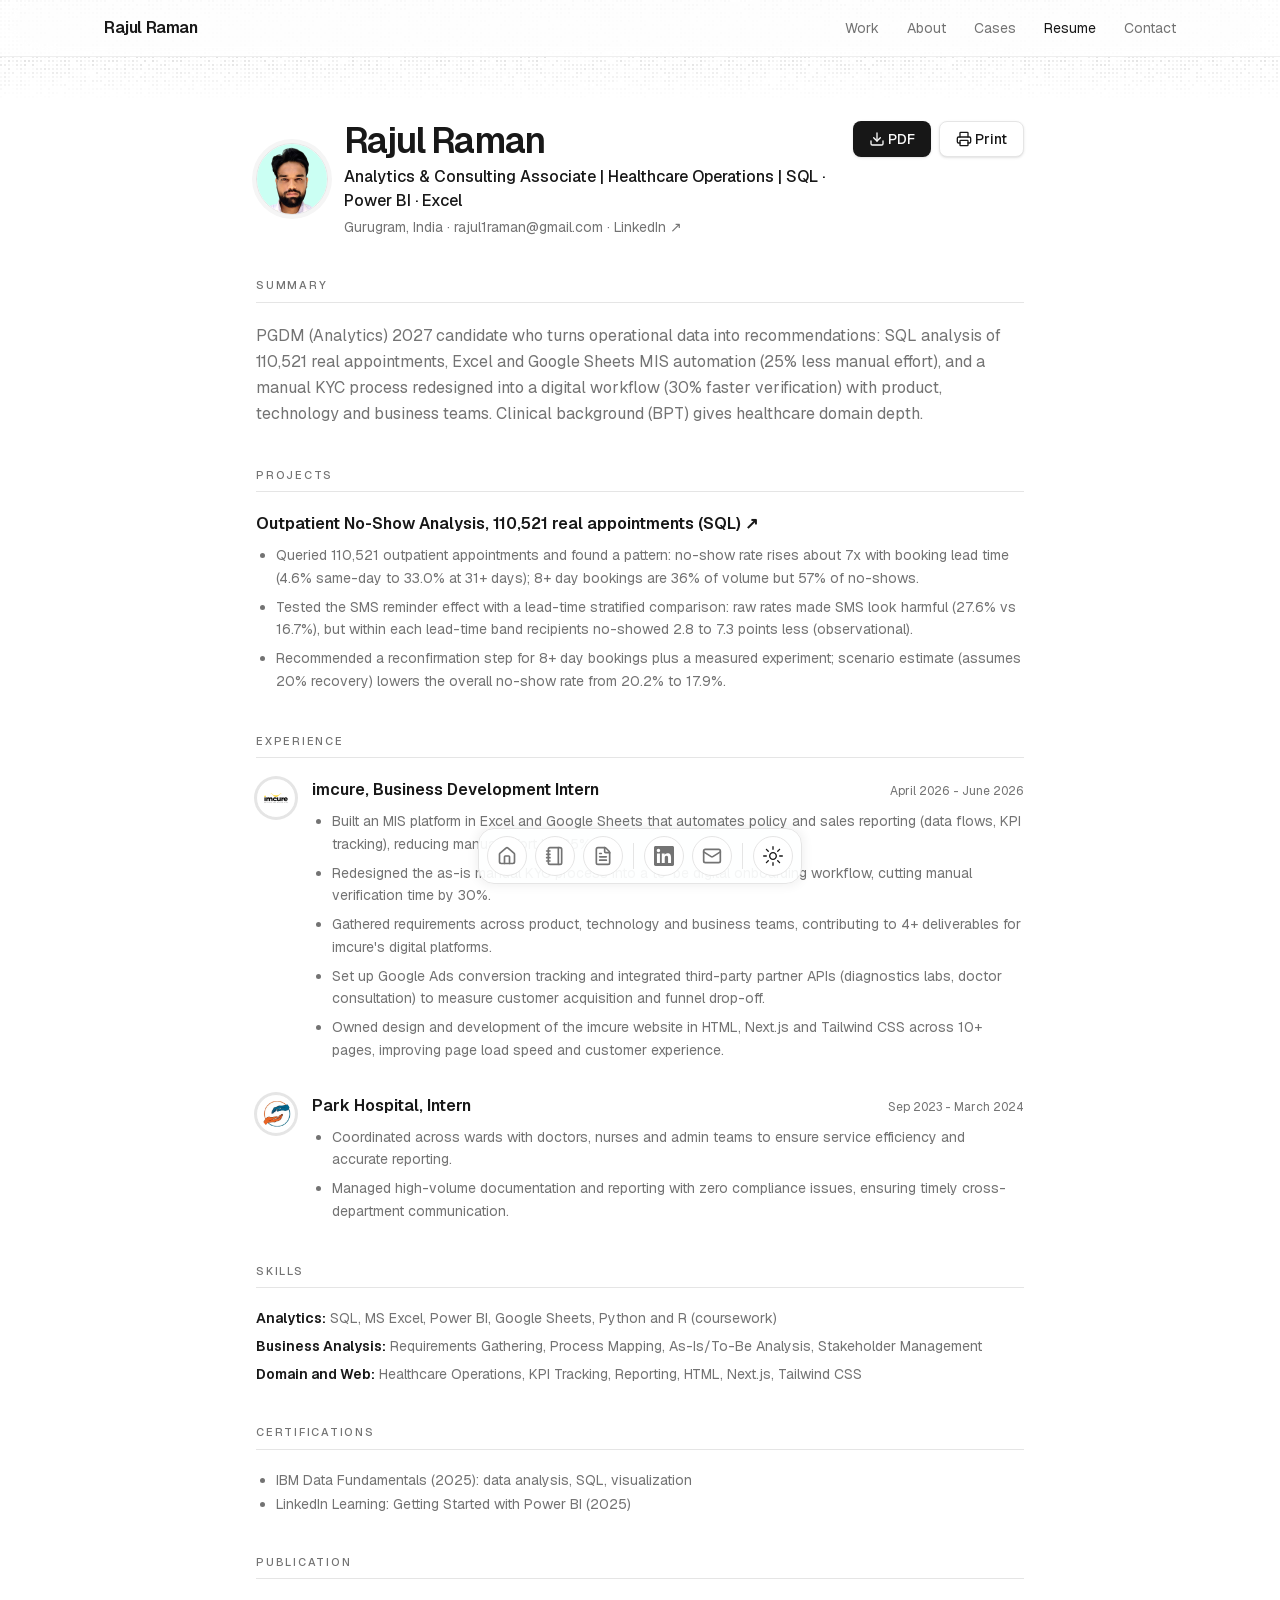
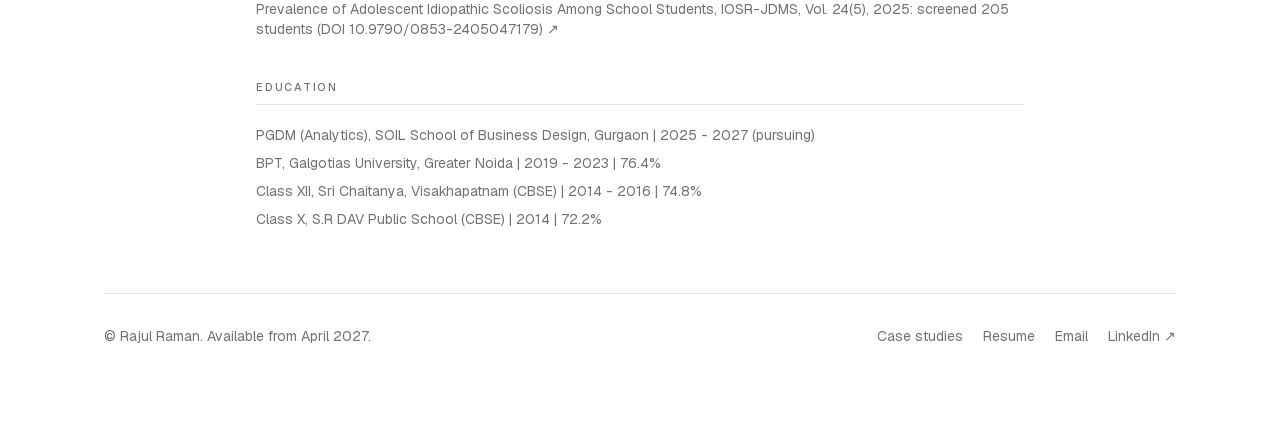
<file: resume/index.html>
<!DOCTYPE html><!--TSQME3hX2ARV71_AaxdUw--><html lang="en"><head><meta charSet="utf-8"/><link rel="preconnect" href="/" crossorigin=""/><meta name="viewport" content="width=device-width, initial-scale=1"/><link rel="preload" as="image" href="/portrait.jpg"/><link rel="preload" href="/logos/imcure.png" as="image"/><link rel="preload" href="/logos/park_icon.png" as="image"/><link rel="stylesheet" href="/_next/static/chunks/78f059e5b8eac05f.css" data-precedence="next"/><meta name="next-size-adjust" content=""/><title>Resume | Rajul Raman</title><meta name="description" content="Rajul Raman: Analytics &amp; Consulting · Healthcare Operations. Experience, education, skills and publication."/><meta name="robots" content="index, follow"/><meta name="googlebot" content="index, follow, max-video-preview:-1, max-image-preview:large, max-snippet:-1"/><link rel="canonical" href="https://rajul1raman-hash.github.io/resume/"/><meta property="og:title" content="Rajul Raman"/><meta property="og:description" content="Analytics &amp; Consulting · Healthcare Operations. A physiotherapist turned analyst: I turn operational data into clear, testable recommendations."/><meta property="og:url" content="https://rajul1raman-hash.github.io/"/><meta property="og:site_name" content="Rajul Raman"/><meta property="og:locale" content="en_US"/><meta property="og:image" content="https://rajul1raman-hash.github.io/og.png"/><meta property="og:image:width" content="1200"/><meta property="og:image:height" content="630"/><meta property="og:type" content="website"/><meta name="twitter:card" content="summary_large_image"/><meta name="twitter:title" content="Rajul Raman"/><meta name="twitter:description" content="Analytics &amp; Consulting · Healthcare Operations. A physiotherapist turned analyst: I turn operational data into clear, testable recommendations."/><meta name="twitter:image" content="https://rajul1raman-hash.github.io/og.png"/><link rel="icon" href="/favicon.ico?favicon.9bfc4365.ico" sizes="64x64" type="image/x-icon"/></head><body class="min-h-screen bg-background font-sans antialiased relative geist_4fab3279-module__V3481a__variable geist_mono_6e759781-module__cMxXda__variable"><div hidden=""><!--$--><!--/$--></div><script>((a,b,c,d,e,f,g,h)=>{let i=document.documentElement,j=["light","dark"];function k(b){var c;(Array.isArray(a)?a:[a]).forEach(a=>{let c="class"===a,d=c&&f?e.map(a=>f[a]||a):e;c?(i.classList.remove(...d),i.classList.add(f&&f[b]?f[b]:b)):i.setAttribute(a,b)}),c=b,h&&j.includes(c)&&(i.style.colorScheme=c)}if(d)k(d);else try{let a=localStorage.getItem(b)||c,d=g&&"system"===a?window.matchMedia("(prefers-color-scheme: dark)").matches?"dark":"light":a;k(d)}catch(a){}})("class","theme","light",null,["light","dark"],null,true,true)</script><a href="#main" class="sr-only focus:not-sr-only focus:fixed focus:left-4 focus:top-4 focus:z-50 focus:rounded-md focus:bg-primary focus:px-3 focus:py-2 focus:text-primary-foreground">Skip to content</a><div class="absolute inset-0 top-0 left-0 right-0 h-[100px] overflow-hidden z-0"></div><header class="hidden lg:block sticky top-0 z-40 border-b border-border/60 bg-background/80 backdrop-blur-xl"><div class="mx-auto flex h-14 max-w-6xl items-center justify-between px-10"><a href="/" class="font-semibold tracking-tight">Rajul Raman</a><nav aria-label="Primary" class="flex items-center gap-7 text-sm"><a href="/#work" class="u-link transition-colors hover:text-foreground text-muted-foreground">Work</a><a href="/#about" class="u-link transition-colors hover:text-foreground text-muted-foreground">About</a><a href="/cases" class="u-link transition-colors hover:text-foreground text-muted-foreground">Cases</a><a href="/resume" aria-current="page" class="u-link transition-colors hover:text-foreground text-foreground [background-size:100%_1px]">Resume</a><a href="/#contact" class="u-link transition-colors hover:text-foreground text-muted-foreground">Contact</a></nav></div></header><div class="relative z-10 max-w-2xl lg:max-w-6xl mx-auto py-12 pb-24 sm:py-24 lg:pt-16 px-6 md:px-10"><main id="main"><article class="mx-auto max-w-3xl"><div class="bf" style="--bf-d:0.4s;--bf-delay:0.08s;--bf-y:-6px;--bf-blur:6px"><header class="flex flex-col gap-5 sm:flex-row sm:items-start sm:justify-between"><div class="flex items-center gap-4"><img alt="Rajul Raman" width="72" height="72" decoding="async" data-nimg="1" class="size-[72px] rounded-full border object-cover ring-4 ring-muted" style="color:transparent" src="/portrait.jpg"/><div><h1 class="text-3xl font-semibold tracking-tighter md:text-4xl">Rajul Raman</h1><p class="mt-1 font-medium text-foreground">Analytics &amp; Consulting Associate | Healthcare Operations | SQL · Power BI · Excel</p><p class="mt-1 text-sm text-muted-foreground">Gurugram, India<!-- --> ·<!-- --> <a class="u-link hover:text-foreground" href="mailto:rajul1raman@gmail.com">rajul1raman@gmail.com</a> ·<!-- --> <a class="u-link hover:text-foreground" href="https://www.linkedin.com/in/rajul-raman-803521123" target="_blank" rel="noopener noreferrer">LinkedIn ↗</a></p></div></div><div class="no-print flex gap-2"><a href="/Rajul_Raman_Resume.pdf" download="" class="inline-flex items-center justify-center whitespace-nowrap rounded-md text-sm font-medium transition-colors focus-visible:outline-none focus-visible:ring-1 focus-visible:ring-ring disabled:pointer-events-none disabled:opacity-50 bg-primary text-primary-foreground shadow hover:bg-primary/90 h-9 px-4 py-2"><svg xmlns="http://www.w3.org/2000/svg" width="24" height="24" viewBox="0 0 24 24" fill="none" stroke="currentColor" stroke-width="2" stroke-linecap="round" stroke-linejoin="round" class="lucide lucide-download size-4" aria-hidden="true"><path d="M12 15V3"></path><path d="M21 15v4a2 2 0 0 1-2 2H5a2 2 0 0 1-2-2v-4"></path><path d="m7 10 5 5 5-5"></path></svg> PDF</a><button class="inline-flex items-center justify-center whitespace-nowrap rounded-md text-sm font-medium transition-colors focus-visible:outline-none focus-visible:ring-1 focus-visible:ring-ring disabled:pointer-events-none disabled:opacity-50 border border-input bg-background shadow-sm hover:bg-accent hover:text-accent-foreground h-9 px-4 py-2" type="button"><svg xmlns="http://www.w3.org/2000/svg" width="24" height="24" viewBox="0 0 24 24" fill="none" stroke="currentColor" stroke-width="2" stroke-linecap="round" stroke-linejoin="round" class="lucide lucide-printer size-4" aria-hidden="true"><path d="M6 18H4a2 2 0 0 1-2-2v-5a2 2 0 0 1 2-2h16a2 2 0 0 1 2 2v5a2 2 0 0 1-2 2h-2"></path><path d="M6 9V3a1 1 0 0 1 1-1h10a1 1 0 0 1 1 1v6"></path><rect x="6" y="14" width="12" height="8" rx="1"></rect></svg> Print</button></div></header></div><div class="bf mt-10" style="--bf-d:0.4s;--bf-delay:0.12s;--bf-y:-6px;--bf-blur:6px"><h2 class="mb-5 border-b pb-2 text-[11px] font-medium uppercase tracking-[0.16em] text-muted-foreground">Summary</h2><p class="leading-relaxed text-muted-foreground">PGDM (Analytics) 2027 candidate who turns operational data into recommendations: SQL analysis of 110,521 real appointments, Excel and Google Sheets MIS automation (25% less manual effort), and a manual KYC process redesigned into a digital workflow (30% faster verification) with product, technology and business teams. Clinical background (BPT) gives healthcare domain depth.</p></div><div class="bf mt-10" style="--bf-d:0.4s;--bf-delay:0.13s;--bf-y:-6px;--bf-blur:6px"><h2 class="mb-5 border-b pb-2 text-[11px] font-medium uppercase tracking-[0.16em] text-muted-foreground">Projects</h2><h3 class="font-semibold"><a class="u-link" href="/cases/no-show-analysis">Outpatient No-Show Analysis, 110,521 real appointments (SQL)<!-- --> ↗</a></h3><ul class="mt-2 list-disc space-y-1.5 pl-5 text-sm leading-relaxed text-muted-foreground"><li>Queried 110,521 outpatient appointments and found a pattern: no-show rate rises about 7x with booking lead time (4.6% same-day to 33.0% at 31+ days); 8+ day bookings are 36% of volume but 57% of no-shows.</li><li>Tested the SMS reminder effect with a lead-time stratified comparison: raw rates made SMS look harmful (27.6% vs 16.7%), but within each lead-time band recipients no-showed 2.8 to 7.3 points less (observational).</li><li>Recommended a reconfirmation step for 8+ day bookings plus a measured experiment; scenario estimate (assumes 20% recovery) lowers the overall no-show rate from 20.2% to 17.9%.</li></ul></div><div class="bf mt-10" style="--bf-d:0.4s;--bf-delay:0.14s;--bf-y:-6px;--bf-blur:6px"><h2 class="mb-5 border-b pb-2 text-[11px] font-medium uppercase tracking-[0.16em] text-muted-foreground">Experience</h2><ol class="flex flex-col gap-8"><li class="grid gap-x-4 gap-y-2 sm:grid-cols-[2.5rem_1fr]"><img src="/logos/imcure.png" alt="imcure" width="40" height="40" class="size-10 flex-none rounded-full border bg-white object-contain p-1 ring-2 ring-border"/><div><div class="flex flex-wrap items-baseline justify-between gap-x-4"><h3 class="font-semibold">imcure<!-- -->, <!-- -->Business Development Intern</h3><span class="text-xs tabular-nums text-muted-foreground">April 2026 - June 2026</span></div><ul class="mt-2 list-disc space-y-1.5 pl-5 text-sm leading-relaxed text-muted-foreground"><li>Built an MIS platform in Excel and Google Sheets that automates policy and sales reporting (data flows, KPI tracking), reducing manual effort by 25%.</li><li>Redesigned the as-is manual KYC process into a to-be digital onboarding workflow, cutting manual verification time by 30%.</li><li>Gathered requirements across product, technology and business teams, contributing to 4+ deliverables for imcure&#x27;s digital platforms.</li><li>Set up Google Ads conversion tracking and integrated third-party partner APIs (diagnostics labs, doctor consultation) to measure customer acquisition and funnel drop-off.</li><li>Owned design and development of the imcure website in HTML, Next.js and Tailwind CSS across 10+ pages, improving page load speed and customer experience.</li></ul></div></li><li class="grid gap-x-4 gap-y-2 sm:grid-cols-[2.5rem_1fr]"><img src="/logos/park_icon.png" alt="Park Hospital" width="40" height="40" class="size-10 flex-none rounded-full border bg-white object-contain p-1 ring-2 ring-border"/><div><div class="flex flex-wrap items-baseline justify-between gap-x-4"><h3 class="font-semibold">Park Hospital<!-- -->, <!-- -->Intern</h3><span class="text-xs tabular-nums text-muted-foreground">Sep 2023 - March 2024</span></div><ul class="mt-2 list-disc space-y-1.5 pl-5 text-sm leading-relaxed text-muted-foreground"><li>Coordinated across wards with doctors, nurses and admin teams to ensure service efficiency and accurate reporting.</li><li>Managed high-volume documentation and reporting with zero compliance issues, ensuring timely cross-department communication.</li></ul></div></li></ol></div><div class="bf mt-10" style="--bf-d:0.4s;--bf-delay:0.18000000000000002s;--bf-y:-6px;--bf-blur:6px"><h2 class="mb-5 border-b pb-2 text-[11px] font-medium uppercase tracking-[0.16em] text-muted-foreground">Skills</h2><ul class="flex flex-col gap-2 text-sm"><li><span class="font-semibold">Analytics<!-- -->:</span> <span class="text-muted-foreground">SQL, MS Excel, Power BI, Google Sheets, Python and R (coursework)</span></li><li><span class="font-semibold">Business Analysis<!-- -->:</span> <span class="text-muted-foreground">Requirements Gathering, Process Mapping, As-Is/To-Be Analysis, Stakeholder Management</span></li><li><span class="font-semibold">Domain and Web<!-- -->:</span> <span class="text-muted-foreground">Healthcare Operations, KPI Tracking, Reporting, HTML, Next.js, Tailwind CSS</span></li></ul></div><div class="bf mt-10" style="--bf-d:0.4s;--bf-delay:0.19s;--bf-y:-6px;--bf-blur:6px"><h2 class="mb-5 border-b pb-2 text-[11px] font-medium uppercase tracking-[0.16em] text-muted-foreground">Certifications</h2><ul class="list-disc space-y-1 pl-5 text-sm text-muted-foreground"><li>IBM Data Fundamentals (2025): data analysis, SQL, visualization</li><li>LinkedIn Learning: Getting Started with Power BI (2025)</li></ul></div><div class="bf mt-10" style="--bf-d:0.4s;--bf-delay:0.2s;--bf-y:-6px;--bf-blur:6px"><h2 class="mb-5 border-b pb-2 text-[11px] font-medium uppercase tracking-[0.16em] text-muted-foreground">Publication</h2><p class="text-sm text-muted-foreground"><a class="u-link" href="https://doi.org/10.9790/0853-2405047179" target="_blank" rel="noopener noreferrer">Prevalence of Adolescent Idiopathic Scoliosis Among School Students, IOSR-JDMS, Vol. 24(5), 2025: screened 205 students (DOI 10.9790/0853-2405047179)<!-- --> ↗</a></p></div><div class="bf mt-10" style="--bf-d:0.4s;--bf-delay:0.22s;--bf-y:-6px;--bf-blur:6px"><h2 class="mb-5 border-b pb-2 text-[11px] font-medium uppercase tracking-[0.16em] text-muted-foreground">Education</h2><ul class="flex flex-col gap-2 text-sm text-muted-foreground"><li>PGDM (Analytics), SOIL School of Business Design, Gurgaon | 2025 - 2027 (pursuing)</li><li>BPT, Galgotias University, Greater Noida | 2019 - 2023 | 76.4%</li><li>Class XII, Sri Chaitanya, Visakhapatnam (CBSE) | 2014 - 2016 | 74.8%</li><li>Class X, S.R DAV Public School (CBSE) | 2014 | 72.2%</li></ul></div></article><!--$--><!--/$--></main><footer class="mx-auto mt-16 flex max-w-2xl flex-col gap-2 border-t pt-8 text-sm text-muted-foreground lg:max-w-none lg:flex-row lg:items-center lg:justify-between"><p>© <!-- -->Rajul Raman<!-- -->. Available from April 2027.</p><nav aria-label="Footer" class="flex flex-wrap gap-x-5 gap-y-1"><a class="u-link hover:text-foreground" href="/cases">Case studies</a><a class="u-link hover:text-foreground" href="/resume">Resume</a><a class="u-link hover:text-foreground" href="mailto:rajul1raman@gmail.com">Email</a><a class="u-link hover:text-foreground" href="https://www.linkedin.com/in/rajul-raman-803521123" target="_blank" rel="noopener noreferrer">LinkedIn ↗</a></nav></footer></div><div class="pointer-events-none fixed inset-x-0 bottom-4 z-30"><nav aria-label="Quick navigation" class="dock pointer-events-auto relative mx-auto flex h-14 w-fit items-center gap-2 rounded-2xl border bg-card/90 p-2 shadow-[0_0_10px_3px] shadow-primary/5 backdrop-blur-3xl"><a href="/" aria-label="Home" class="group/dk dock-item relative flex size-10 items-center justify-center rounded-3xl border border-border bg-background text-muted-foreground transition-[transform,color,background-color] duration-200 ease-out hover:bg-muted hover:text-foreground focus-visible:text-foreground"><svg xmlns="http://www.w3.org/2000/svg" width="24" height="24" viewBox="0 0 24 24" fill="none" stroke="currentColor" stroke-width="2" stroke-linecap="round" stroke-linejoin="round" class="lucide lucide-house size-5" aria-hidden="true"><path d="M15 21v-8a1 1 0 0 0-1-1h-4a1 1 0 0 0-1 1v8"></path><path d="M3 10a2 2 0 0 1 .709-1.528l7-6a2 2 0 0 1 2.582 0l7 6A2 2 0 0 1 21 10v9a2 2 0 0 1-2 2H5a2 2 0 0 1-2-2z"></path></svg><span aria-hidden="true" class="pointer-events-none absolute -top-11 left-1/2 -translate-x-1/2 translate-y-1 whitespace-nowrap rounded-xl bg-primary px-4 py-2 text-sm text-primary-foreground opacity-0 shadow-[0_10px_40px_-10px_rgba(0,0,0,0.3)] transition-all duration-150 group-hover/dk:translate-y-0 group-hover/dk:opacity-100 group-focus-visible/dk:translate-y-0 group-focus-visible/dk:opacity-100">Home</span></a><a href="/cases" aria-label="Case studies" class="group/dk dock-item relative flex size-10 items-center justify-center rounded-3xl border border-border bg-background text-muted-foreground transition-[transform,color,background-color] duration-200 ease-out hover:bg-muted hover:text-foreground focus-visible:text-foreground"><svg xmlns="http://www.w3.org/2000/svg" width="24" height="24" viewBox="0 0 24 24" fill="none" stroke="currentColor" stroke-width="2" stroke-linecap="round" stroke-linejoin="round" class="lucide lucide-notebook size-5" aria-hidden="true"><path d="M2 6h4"></path><path d="M2 10h4"></path><path d="M2 14h4"></path><path d="M2 18h4"></path><rect width="16" height="20" x="4" y="2" rx="2"></rect><path d="M16 2v20"></path></svg><span aria-hidden="true" class="pointer-events-none absolute -top-11 left-1/2 -translate-x-1/2 translate-y-1 whitespace-nowrap rounded-xl bg-primary px-4 py-2 text-sm text-primary-foreground opacity-0 shadow-[0_10px_40px_-10px_rgba(0,0,0,0.3)] transition-all duration-150 group-hover/dk:translate-y-0 group-hover/dk:opacity-100 group-focus-visible/dk:translate-y-0 group-focus-visible/dk:opacity-100">Case studies</span></a><a href="/resume" aria-label="Resume" class="group/dk dock-item relative flex size-10 items-center justify-center rounded-3xl border border-border bg-background text-muted-foreground transition-[transform,color,background-color] duration-200 ease-out hover:bg-muted hover:text-foreground focus-visible:text-foreground"><svg xmlns="http://www.w3.org/2000/svg" width="24" height="24" viewBox="0 0 24 24" fill="none" stroke="currentColor" stroke-width="2" stroke-linecap="round" stroke-linejoin="round" class="lucide lucide-file-text size-5" aria-hidden="true"><path d="M6 22a2 2 0 0 1-2-2V4a2 2 0 0 1 2-2h8a2.4 2.4 0 0 1 1.704.706l3.588 3.588A2.4 2.4 0 0 1 20 8v12a2 2 0 0 1-2 2z"></path><path d="M14 2v5a1 1 0 0 0 1 1h5"></path><path d="M10 9H8"></path><path d="M16 13H8"></path><path d="M16 17H8"></path></svg><span aria-hidden="true" class="pointer-events-none absolute -top-11 left-1/2 -translate-x-1/2 translate-y-1 whitespace-nowrap rounded-xl bg-primary px-4 py-2 text-sm text-primary-foreground opacity-0 shadow-[0_10px_40px_-10px_rgba(0,0,0,0.3)] transition-all duration-150 group-hover/dk:translate-y-0 group-hover/dk:opacity-100 group-focus-visible/dk:translate-y-0 group-focus-visible/dk:opacity-100">Resume</span></a><span aria-hidden="true" class="mx-0.5 h-2/3 w-px bg-border"></span><a href="https://www.linkedin.com/in/rajul-raman-803521123" aria-label="LinkedIn" target="_blank" rel="noopener noreferrer" class="group/dk dock-item relative flex size-10 items-center justify-center rounded-3xl border border-border bg-background text-muted-foreground transition-[transform,color,background-color] duration-200 ease-out hover:bg-muted hover:text-foreground focus-visible:text-foreground"><svg viewBox="0 0 24 24" xmlns="http://www.w3.org/2000/svg" class="size-5" aria-hidden="true"><title>LinkedIn</title><path fill="currentColor" d="M20.447 20.452h-3.554v-5.569c0-1.328-.027-3.037-1.852-3.037-1.853 0-2.136 1.445-2.136 2.939v5.667H9.351V9h3.414v1.561h.046c.477-.9 1.637-1.85 3.37-1.85 3.601 0 4.267 2.37 4.267 5.455v6.286zM5.337 7.433c-1.144 0-2.063-.926-2.063-2.065 0-1.138.92-2.063 2.063-2.063 1.14 0 2.064.925 2.064 2.063 0 1.139-.925 2.065-2.064 2.065zm1.782 13.019H3.555V9h3.564v11.452zM22.225 0H1.771C.792 0 0 .774 0 1.729v20.542C0 23.227.792 24 1.771 24h20.451C23.2 24 24 23.227 24 22.271V1.729C24 .774 23.2 0 22.222 0h.003z"></path></svg><span aria-hidden="true" class="pointer-events-none absolute -top-11 left-1/2 -translate-x-1/2 translate-y-1 whitespace-nowrap rounded-xl bg-primary px-4 py-2 text-sm text-primary-foreground opacity-0 shadow-[0_10px_40px_-10px_rgba(0,0,0,0.3)] transition-all duration-150 group-hover/dk:translate-y-0 group-hover/dk:opacity-100 group-focus-visible/dk:translate-y-0 group-focus-visible/dk:opacity-100">LinkedIn</span></a><a href="mailto:rajul1raman@gmail.com" aria-label="email" class="group/dk dock-item relative flex size-10 items-center justify-center rounded-3xl border border-border bg-background text-muted-foreground transition-[transform,color,background-color] duration-200 ease-out hover:bg-muted hover:text-foreground focus-visible:text-foreground"><svg xmlns="http://www.w3.org/2000/svg" width="24" height="24" viewBox="0 0 24 24" fill="none" stroke="currentColor" stroke-width="2" stroke-linecap="round" stroke-linejoin="round" class="lucide lucide-mail size-5" aria-hidden="true"><path d="m22 7-8.991 5.727a2 2 0 0 1-2.009 0L2 7"></path><rect x="2" y="4" width="20" height="16" rx="2"></rect></svg><span aria-hidden="true" class="pointer-events-none absolute -top-11 left-1/2 -translate-x-1/2 translate-y-1 whitespace-nowrap rounded-xl bg-primary px-4 py-2 text-sm text-primary-foreground opacity-0 shadow-[0_10px_40px_-10px_rgba(0,0,0,0.3)] transition-all duration-150 group-hover/dk:translate-y-0 group-hover/dk:opacity-100 group-focus-visible/dk:translate-y-0 group-focus-visible/dk:opacity-100">email</span></a><span aria-hidden="true" class="mx-0.5 h-2/3 w-px bg-border"></span><div class="group/dk dock-item relative flex size-10 items-center justify-center rounded-3xl border border-border bg-background text-muted-foreground transition-[transform,color,background-color] duration-200 ease-out hover:bg-muted hover:text-foreground focus-visible:text-foreground"><button class="inline-flex items-center justify-center whitespace-nowrap text-sm font-medium transition-colors focus-visible:outline-none focus-visible:ring-1 focus-visible:ring-ring disabled:pointer-events-none disabled:opacity-50 text-primary underline-offset-4 hover:underline rounded-full size-full cursor-pointer" type="button" aria-label="Toggle light / dark theme"><svg width="15" height="15" viewBox="0 0 15 15" fill="none" xmlns="http://www.w3.org/2000/svg" class="size-5"><path d="M7.5 0C7.77614 0 8 0.223858 8 0.5V2.5C8 2.77614 7.77614 3 7.5 3C7.22386 3 7 2.77614 7 2.5V0.5C7 0.223858 7.22386 0 7.5 0ZM2.1967 2.1967C2.39196 2.00144 2.70854 2.00144 2.90381 2.1967L4.31802 3.61091C4.51328 3.80617 4.51328 4.12276 4.31802 4.31802C4.12276 4.51328 3.80617 4.51328 3.61091 4.31802L2.1967 2.90381C2.00144 2.70854 2.00144 2.39196 2.1967 2.1967ZM0.5 7C0.223858 7 0 7.22386 0 7.5C0 7.77614 0.223858 8 0.5 8H2.5C2.77614 8 3 7.77614 3 7.5C3 7.22386 2.77614 7 2.5 7H0.5ZM2.1967 12.8033C2.00144 12.608 2.00144 12.2915 2.1967 12.0962L3.61091 10.682C3.80617 10.4867 4.12276 10.4867 4.31802 10.682C4.51328 10.8772 4.51328 11.1938 4.31802 11.3891L2.90381 12.8033C2.70854 12.9986 2.39196 12.9986 2.1967 12.8033ZM12.5 7C12.2239 7 12 7.22386 12 7.5C12 7.77614 12.2239 8 12.5 8H14.5C14.7761 8 15 7.77614 15 7.5C15 7.22386 14.7761 7 14.5 7H12.5ZM10.682 4.31802C10.4867 4.12276 10.4867 3.80617 10.682 3.61091L12.0962 2.1967C12.2915 2.00144 12.608 2.00144 12.8033 2.1967C12.9986 2.39196 12.9986 2.70854 12.8033 2.90381L11.3891 4.31802C11.1938 4.51328 10.8772 4.51328 10.682 4.31802ZM8 12.5C8 12.2239 7.77614 12 7.5 12C7.22386 12 7 12.2239 7 12.5V14.5C7 14.7761 7.22386 15 7.5 15C7.77614 15 8 14.7761 8 14.5V12.5ZM10.682 10.682C10.8772 10.4867 11.1938 10.4867 11.3891 10.682L12.8033 12.0962C12.9986 12.2915 12.9986 12.608 12.8033 12.8033C12.608 12.9986 12.2915 12.9986 12.0962 12.8033L10.682 11.3891C10.4867 11.1938 10.4867 10.8772 10.682 10.682ZM5.5 7.5C5.5 6.39543 6.39543 5.5 7.5 5.5C8.60457 5.5 9.5 6.39543 9.5 7.5C9.5 8.60457 8.60457 9.5 7.5 9.5C6.39543 9.5 5.5 8.60457 5.5 7.5ZM7.5 4.5C5.84315 4.5 4.5 5.84315 4.5 7.5C4.5 9.15685 5.84315 10.5 7.5 10.5C9.15685 10.5 10.5 9.15685 10.5 7.5C10.5 5.84315 9.15685 4.5 7.5 4.5Z" fill="currentColor" fill-rule="evenodd" clip-rule="evenodd"></path></svg><svg width="15" height="15" viewBox="0 0 15 15" fill="none" xmlns="http://www.w3.org/2000/svg" class="hidden size-5"><path d="M2.89998 0.499976C2.89998 0.279062 2.72089 0.0999756 2.49998 0.0999756C2.27906 0.0999756 2.09998 0.279062 2.09998 0.499976V1.09998H1.49998C1.27906 1.09998 1.09998 1.27906 1.09998 1.49998C1.09998 1.72089 1.27906 1.89998 1.49998 1.89998H2.09998V2.49998C2.09998 2.72089 2.27906 2.89998 2.49998 2.89998C2.72089 2.89998 2.89998 2.72089 2.89998 2.49998V1.89998H3.49998C3.72089 1.89998 3.89998 1.72089 3.89998 1.49998C3.89998 1.27906 3.72089 1.09998 3.49998 1.09998H2.89998V0.499976ZM5.89998 3.49998C5.89998 3.27906 5.72089 3.09998 5.49998 3.09998C5.27906 3.09998 5.09998 3.27906 5.09998 3.49998V4.09998H4.49998C4.27906 4.09998 4.09998 4.27906 4.09998 4.49998C4.09998 4.72089 4.27906 4.89998 4.49998 4.89998H5.09998V5.49998C5.09998 5.72089 5.27906 5.89998 5.49998 5.89998C5.72089 5.89998 5.89998 5.72089 5.89998 5.49998V4.89998H6.49998C6.72089 4.89998 6.89998 4.72089 6.89998 4.49998C6.89998 4.27906 6.72089 4.09998 6.49998 4.09998H5.89998V3.49998ZM1.89998 6.49998C1.89998 6.27906 1.72089 6.09998 1.49998 6.09998C1.27906 6.09998 1.09998 6.27906 1.09998 6.49998V7.09998H0.499976C0.279062 7.09998 0.0999756 7.27906 0.0999756 7.49998C0.0999756 7.72089 0.279062 7.89998 0.499976 7.89998H1.09998V8.49998C1.09998 8.72089 1.27906 8.89997 1.49998 8.89997C1.72089 8.89997 1.89998 8.72089 1.89998 8.49998V7.89998H2.49998C2.72089 7.89998 2.89998 7.72089 2.89998 7.49998C2.89998 7.27906 2.72089 7.09998 2.49998 7.09998H1.89998V6.49998ZM8.54406 0.98184L8.24618 0.941586C8.03275 0.917676 7.90692 1.1655 8.02936 1.34194C8.17013 1.54479 8.29981 1.75592 8.41754 1.97445C8.91878 2.90485 9.20322 3.96932 9.20322 5.10022C9.20322 8.37201 6.82247 11.0878 3.69887 11.6097C3.45736 11.65 3.20988 11.6772 2.96008 11.6906C2.74563 11.702 2.62729 11.9535 2.77721 12.1072C2.84551 12.1773 2.91535 12.2458 2.98667 12.3128L3.05883 12.3795L3.31883 12.6045L3.50684 12.7532L3.62796 12.8433L3.81491 12.9742L3.99079 13.089C4.11175 13.1651 4.23536 13.2375 4.36157 13.3059L4.62496 13.4412L4.88553 13.5607L5.18837 13.6828L5.43169 13.7686C5.56564 13.8128 5.70149 13.8529 5.83857 13.8885C5.94262 13.9155 6.04767 13.9401 6.15405 13.9622C6.27993 13.9883 6.40713 14.0109 6.53544 14.0298L6.85241 14.0685L7.11934 14.0892C7.24637 14.0965 7.37436 14.1002 7.50322 14.1002C11.1483 14.1002 14.1032 11.1453 14.1032 7.50023C14.1032 7.25044 14.0893 7.00389 14.0623 6.76131L14.0255 6.48407C13.991 6.26083 13.9453 6.04129 13.8891 5.82642C13.8213 5.56709 13.7382 5.31398 13.6409 5.06881L13.5279 4.80132L13.4507 4.63542L13.3766 4.48666C13.2178 4.17773 13.0353 3.88295 12.8312 3.60423L12.6782 3.40352L12.4793 3.16432L12.3157 2.98361L12.1961 2.85951L12.0355 2.70246L11.8134 2.50184L11.4925 2.24191L11.2483 2.06498L10.9562 1.87446L10.6346 1.68894L10.3073 1.52378L10.1938 1.47176L9.95488 1.3706L9.67791 1.2669L9.42566 1.1846L9.10075 1.09489L8.83599 1.03486L8.54406 0.98184ZM10.4032 5.30023C10.4032 4.27588 10.2002 3.29829 9.83244 2.40604C11.7623 3.28995 13.1032 5.23862 13.1032 7.50023C13.1032 10.593 10.596 13.1002 7.50322 13.1002C6.63646 13.1002 5.81597 12.9036 5.08355 12.5522C6.5419 12.0941 7.81081 11.2082 8.74322 10.0416C8.87963 10.2284 9.10028 10.3497 9.34928 10.3497C9.76349 10.3497 10.0993 10.0139 10.0993 9.59971C10.0993 9.24256 9.84965 8.94373 9.51535 8.86816C9.57741 8.75165 9.63653 8.63334 9.6926 8.51332C9.88358 8.63163 10.1088 8.69993 10.35 8.69993C11.0403 8.69993 11.6 8.14028 11.6 7.44993C11.6 6.75976 11.0406 6.20024 10.3505 6.19993C10.3853 5.90487 10.4032 5.60464 10.4032 5.30023Z" fill="currentColor" fill-rule="evenodd" clip-rule="evenodd"></path></svg></button><span aria-hidden="true" class="pointer-events-none absolute -top-11 left-1/2 -translate-x-1/2 translate-y-1 whitespace-nowrap rounded-xl bg-primary px-4 py-2 text-sm text-primary-foreground opacity-0 shadow-[0_10px_40px_-10px_rgba(0,0,0,0.3)] transition-all duration-150 group-hover/dk:translate-y-0 group-hover/dk:opacity-100 group-focus-visible/dk:translate-y-0 group-focus-visible/dk:opacity-100">Theme</span></div></nav></div><script>(self.__next_f=self.__next_f||[]).push([0])</script><script>self.__next_f.push([1,"1:\"$Sreact.fragment\"\n2:I[27423,[\"/_next/static/chunks/e1c789dbdad6ab4c.js\",\"/_next/static/chunks/22a5b72e2bab14f7.js\",\"/_next/static/chunks/86411c8ace3543c4.js\"],\"ThemeProvider\"]\n3:I[31282,[\"/_next/static/chunks/e1c789dbdad6ab4c.js\",\"/_next/static/chunks/22a5b72e2bab14f7.js\",\"/_next/static/chunks/86411c8ace3543c4.js\"],\"default\"]\n4:I[88951,[\"/_next/static/chunks/e1c789dbdad6ab4c.js\",\"/_next/static/chunks/22a5b72e2bab14f7.js\",\"/_next/static/chunks/86411c8ace3543c4.js\"],\"default\"]\n5:I[39756,[\"/_next/static/chunks/ff1a16fafef87110.js\",\"/_next/static/chunks/6153d1a363729c2c.js\"],\"default\"]\n6:I[37457,[\"/_next/static/chunks/ff1a16fafef87110.js\",\"/_next/static/chunks/6153d1a363729c2c.js\"],\"default\"]\n7:I[22016,[\"/_next/static/chunks/e1c789dbdad6ab4c.js\",\"/_next/static/chunks/22a5b72e2bab14f7.js\",\"/_next/static/chunks/86411c8ace3543c4.js\",\"/_next/static/chunks/7f27f9630a007744.js\"],\"\"]\n10:I[68027,[],\"default\"]\n:HL[\"/_next/static/chunks/78f059e5b8eac05f.css\",\"style\"]\n:HC[\"/\",\"\"]\n"])</script><script>self.__next_f.push([1,"0:{\"P\":null,\"b\":\"TSQME3hX2ARV71_AaxdUw\",\"c\":[\"\",\"resume\",\"\"],\"q\":\"\",\"i\":false,\"f\":[[[\"\",{\"children\":[\"resume\",{\"children\":[\"__PAGE__\",{}]}]},\"$undefined\",\"$undefined\",true],[[\"$\",\"$1\",\"c\",{\"children\":[[[\"$\",\"link\",\"0\",{\"rel\":\"stylesheet\",\"href\":\"/_next/static/chunks/78f059e5b8eac05f.css\",\"precedence\":\"next\",\"crossOrigin\":\"$undefined\",\"nonce\":\"$undefined\"}],[\"$\",\"script\",\"script-0\",{\"src\":\"/_next/static/chunks/e1c789dbdad6ab4c.js\",\"async\":true,\"nonce\":\"$undefined\"}],[\"$\",\"script\",\"script-1\",{\"src\":\"/_next/static/chunks/22a5b72e2bab14f7.js\",\"async\":true,\"nonce\":\"$undefined\"}],[\"$\",\"script\",\"script-2\",{\"src\":\"/_next/static/chunks/86411c8ace3543c4.js\",\"async\":true,\"nonce\":\"$undefined\"}]],[\"$\",\"html\",null,{\"lang\":\"en\",\"suppressHydrationWarning\":true,\"children\":[\"$\",\"body\",null,{\"className\":\"min-h-screen bg-background font-sans antialiased relative geist_4fab3279-module__V3481a__variable geist_mono_6e759781-module__cMxXda__variable\",\"children\":[\"$\",\"$L2\",null,{\"attribute\":\"class\",\"defaultTheme\":\"light\",\"children\":[[\"$\",\"a\",null,{\"href\":\"#main\",\"className\":\"sr-only focus:not-sr-only focus:fixed focus:left-4 focus:top-4 focus:z-50 focus:rounded-md focus:bg-primary focus:px-3 focus:py-2 focus:text-primary-foreground\",\"children\":\"Skip to content\"}],[\"$\",\"div\",null,{\"className\":\"absolute inset-0 top-0 left-0 right-0 h-[100px] overflow-hidden z-0\",\"children\":[\"$\",\"$L3\",null,{\"className\":\"h-full w-full\",\"squareSize\":2,\"gridGap\":2,\"style\":{\"maskImage\":\"linear-gradient(to bottom, black, transparent)\",\"WebkitMaskImage\":\"linear-gradient(to bottom, black, transparent)\"}}]}],[\"$\",\"$L4\",null,{}],[\"$\",\"div\",null,{\"className\":\"relative z-10 max-w-2xl lg:max-w-6xl mx-auto py-12 pb-24 sm:py-24 lg:pt-16 px-6 md:px-10\",\"children\":[[\"$\",\"main\",null,{\"id\":\"main\",\"children\":[\"$\",\"$L5\",null,{\"parallelRouterKey\":\"children\",\"error\":\"$undefined\",\"errorStyles\":\"$undefined\",\"errorScripts\":\"$undefined\",\"template\":[\"$\",\"$L6\",null,{}],\"templateStyles\":\"$undefined\",\"templateScripts\":\"$undefined\",\"notFound\":[[\"$\",\"div\",null,{\"className\":\"min-h-[calc(100vh-12rem)] flex flex-col\",\"children\":[\"$\",\"div\",null,{\"className\":\"flex-1 flex items-center justify-center p-8\",\"children\":[\"$\",\"div\",null,{\"className\":\"flex flex-col items-center text-center max-w-md relative\",\"children\":[[\"$\",\"h1\",null,{\"className\":\"text-[200px] font-semibold font-mono bg-linear-to-b from-primary/30 to-secondary/10 text-transparent bg-clip-text absolute -top-40 left-1/2 -translate-x-1/2 mask-[linear-gradient(to_bottom,black,black_20%,transparent_80%)] tracking-tighter uppercase [-webkit-text-stroke:3px_hsl(var(--primary)/0.6)]\",\"children\":\"404\"}],[\"$\",\"h2\",null,{\"className\":\"text-4xl tracking-tight font-semibold text-foreground mb-2\",\"children\":\"Page Not Found\"}],[\"$\",\"p\",null,{\"className\":\"text-muted-foreground mb-8 text-balance tracking-tight font-medium\",\"children\":\"The page you're looking for doesn't exist or may have been moved.\"}],[\"$\",\"div\",null,{\"className\":\"flex flex-col sm:flex-row gap-3\",\"children\":[\"$\",\"$L7\",null,{\"href\":\"/\",\"children\":[\"$\",\"button\",null,{\"className\":\"inline-flex items-center justify-center whitespace-nowrap rounded-md text-sm font-medium transition-colors focus-visible:outline-none focus-visible:ring-1 focus-visible:ring-ring disabled:pointer-events-none disabled:opacity-50 border border-input bg-background shadow-sm hover:bg-accent hover:text-accent-foreground h-9 px-4 py-2 gap-2 cursor-pointer\",\"ref\":\"$undefined\",\"children\":[[\"$\",\"svg\",null,{\"ref\":\"$undefined\",\"xmlns\":\"http://www.w3.org/2000/svg\",\"width\":24,\"height\":24,\"viewBox\":\"0 0 24 24\",\"fill\":\"none\",\"stroke\":\"currentColor\",\"strokeWidth\":2,\"strokeLinecap\":\"round\",\"strokeLinejoin\":\"round\",\"className\":\"lucide lucide-house h-4 w-4\",\"aria-hidden\":\"true\",\"children\":[[\"$\",\"path\",\"5wwlr5\",{\"d\":\"M15 21v-8a1 1 0 0 0-1-1h-4a1 1 0 0 0-1 1v8\"}],[\"$\",\"path\",\"r6nss1\",{\"d\":\"M3 10a2 2 0 0 1 .709-1.528l7-6a2 2 0 0 1 2.582 0l7 6A2 2 0 0 1 21 10v9a2 2 0 0 1-2 2H5a2 2 0 0 1-2-2z\"}],\"$undefined\"]}],\"Go to Home\"]}]}]}]]}]}]}],[]],\"forbidden\":\"$undefined\",\"unauthorized\":\"$undefined\"}]}],[\"$\",\"footer\",null,{\"className\":\"mx-auto mt-16 flex max-w-2xl flex-col gap-2 border-t pt-8 text-sm text-muted-foreground lg:max-w-none lg:flex-row lg:items-center lg:justify-between\",\"children\":[\"$L8\",\"$L9\"]}]]}],\"$La\",\"$Lb\",\"$Lc\"]}]}]}]]}],{\"children\":[\"$Ld\",{\"children\":[\"$Le\",{},null,false,false]},null,false,false]},null,false,false],\"$Lf\",false]],\"m\":\"$undefined\",\"G\":[\"$10\",[]],\"S\":true}\n"])</script><script>self.__next_f.push([1,"19:I[70624,[\"/_next/static/chunks/e1c789dbdad6ab4c.js\",\"/_next/static/chunks/22a5b72e2bab14f7.js\",\"/_next/static/chunks/86411c8ace3543c4.js\"],\"default\"]\n1a:I[5500,[\"/_next/static/chunks/e1c789dbdad6ab4c.js\",\"/_next/static/chunks/22a5b72e2bab14f7.js\",\"/_next/static/chunks/86411c8ace3543c4.js\",\"/_next/static/chunks/81672fefef4737d9.js\"],\"Image\"]\n1b:I[44026,[\"/_next/static/chunks/e1c789dbdad6ab4c.js\",\"/_next/static/chunks/22a5b72e2bab14f7.js\",\"/_next/static/chunks/86411c8ace3543c4.js\",\"/_next/static/chunks/81672fefef4737d9.js\"],\"default\"]\n25:I[97367,[\"/_next/static/chunks/ff1a16fafef87110.js\",\"/_next/static/chunks/6153d1a363729c2c.js\"],\"ViewportBoundary\"]\n27:I[97367,[\"/_next/static/chunks/ff1a16fafef87110.js\",\"/_next/static/chunks/6153d1a363729c2c.js\"],\"MetadataBoundary\"]\n28:\"$Sreact.suspense\"\n8:[\"$\",\"p\",null,{\"children\":[\"© \",\"Rajul Raman\",\". Available from April 2027.\"]}]\n9:[\"$\",\"nav\",null,{\"aria-label\":\"Footer\",\"className\":\"flex flex-wrap gap-x-5 gap-y-1\",\"children\":[[\"$\",\"a\",null,{\"className\":\"u-link hover:text-foreground\",\"href\":\"/cases\",\"children\":\"Case studies\"}],[\"$\",\"a\",null,{\"className\":\"u-link hover:text-foreground\",\"href\":\"/resume\",\"children\":\"Resume\"}],[\"$\",\"a\",null,{\"className\":\"u-link hover:text-foreground\",\"href\":\"mailto:rajul1raman@gmail.com\",\"children\":\"Email\"}],[\"$\",\"a\",null,{\"className\":\"u-link hover:text-foreground\",\"href\":\"https://www.linkedin.com/in/rajul-raman-803521123\",\"target\":\"_blank\",\"rel\":\"noopener noreferrer\",\"children\":\"LinkedIn ↗\"}]]}]\n"])</script><script>self.__next_f.push([1,"a:[\"$\",\"div\",null,{\"className\":\"pointer-events-none fixed inset-x-0 bottom-4 z-30\",\"children\":[\"$\",\"nav\",null,{\"aria-label\":\"Quick navigation\",\"className\":\"dock pointer-events-auto relative mx-auto flex h-14 w-fit items-center gap-2 rounded-2xl border bg-card/90 p-2 shadow-[0_0_10px_3px] shadow-primary/5 backdrop-blur-3xl\",\"children\":[[[\"$\",\"a\",\"/\",{\"href\":\"/\",\"aria-label\":\"Home\",\"className\":\"group/dk dock-item relative flex size-10 items-center justify-center rounded-3xl border border-border bg-background text-muted-foreground transition-[transform,color,background-color] duration-200 ease-out hover:bg-muted hover:text-foreground focus-visible:text-foreground\",\"children\":[[\"$\",\"svg\",null,{\"ref\":\"$undefined\",\"xmlns\":\"http://www.w3.org/2000/svg\",\"width\":24,\"height\":24,\"viewBox\":\"0 0 24 24\",\"fill\":\"none\",\"stroke\":\"currentColor\",\"strokeWidth\":2,\"strokeLinecap\":\"round\",\"strokeLinejoin\":\"round\",\"className\":\"lucide lucide-house size-5\",\"aria-hidden\":true,\"children\":[[\"$\",\"path\",\"5wwlr5\",{\"d\":\"M15 21v-8a1 1 0 0 0-1-1h-4a1 1 0 0 0-1 1v8\"}],[\"$\",\"path\",\"r6nss1\",{\"d\":\"M3 10a2 2 0 0 1 .709-1.528l7-6a2 2 0 0 1 2.582 0l7 6A2 2 0 0 1 21 10v9a2 2 0 0 1-2 2H5a2 2 0 0 1-2-2z\"}],\"$undefined\"]}],[\"$\",\"span\",null,{\"aria-hidden\":true,\"className\":\"pointer-events-none absolute -top-11 left-1/2 -translate-x-1/2 translate-y-1 whitespace-nowrap rounded-xl bg-primary px-4 py-2 text-sm text-primary-foreground opacity-0 shadow-[0_10px_40px_-10px_rgba(0,0,0,0.3)] transition-all duration-150 group-hover/dk:translate-y-0 group-hover/dk:opacity-100 group-focus-visible/dk:translate-y-0 group-focus-visible/dk:opacity-100\",\"children\":\"Home\"}]]}],[\"$\",\"a\",\"/cases\",{\"href\":\"/cases\",\"aria-label\":\"Case studies\",\"className\":\"group/dk dock-item relative flex size-10 items-center justify-center rounded-3xl border border-border bg-background text-muted-foreground transition-[transform,color,background-color] duration-200 ease-out hover:bg-muted hover:text-foreground focus-visible:text-foreground\",\"children\":[[\"$\",\"svg\",null,{\"ref\":\"$undefined\",\"xmlns\":\"http://www.w3.org/2000/svg\",\"width\":24,\"height\":24,\"viewBox\":\"0 0 24 24\",\"fill\":\"none\",\"stroke\":\"currentColor\",\"strokeWidth\":2,\"strokeLinecap\":\"round\",\"strokeLinejoin\":\"round\",\"className\":\"lucide lucide-notebook size-5\",\"aria-hidden\":true,\"children\":[[\"$\",\"path\",\"aawbzj\",{\"d\":\"M2 6h4\"}],[\"$\",\"path\",\"l0bgd4\",{\"d\":\"M2 10h4\"}],[\"$\",\"path\",\"1gsvsf\",{\"d\":\"M2 14h4\"}],[\"$\",\"path\",\"1bu2t1\",{\"d\":\"M2 18h4\"}],[\"$\",\"rect\",\"1nb95v\",{\"width\":\"16\",\"height\":\"20\",\"x\":\"4\",\"y\":\"2\",\"rx\":\"2\"}],[\"$\",\"path\",\"rotuqe\",{\"d\":\"M16 2v20\"}],\"$undefined\"]}],[\"$\",\"span\",null,{\"aria-hidden\":true,\"className\":\"pointer-events-none absolute -top-11 left-1/2 -translate-x-1/2 translate-y-1 whitespace-nowrap rounded-xl bg-primary px-4 py-2 text-sm text-primary-foreground opacity-0 shadow-[0_10px_40px_-10px_rgba(0,0,0,0.3)] transition-all duration-150 group-hover/dk:translate-y-0 group-hover/dk:opacity-100 group-focus-visible/dk:translate-y-0 group-focus-visible/dk:opacity-100\",\"children\":\"Case studies\"}]]}],[\"$\",\"a\",\"/resume\",{\"href\":\"/resume\",\"aria-label\":\"Resume\",\"className\":\"group/dk dock-item relative flex size-10 items-center justify-center rounded-3xl border border-border bg-background text-muted-foreground transition-[transform,color,background-color] duration-200 ease-out hover:bg-muted hover:text-foreground focus-visible:text-foreground\",\"children\":[[\"$\",\"svg\",null,{\"ref\":\"$undefined\",\"xmlns\":\"http://www.w3.org/2000/svg\",\"width\":24,\"height\":24,\"viewBox\":\"0 0 24 24\",\"fill\":\"none\",\"stroke\":\"currentColor\",\"strokeWidth\":2,\"strokeLinecap\":\"round\",\"strokeLinejoin\":\"round\",\"className\":\"lucide lucide-file-text size-5\",\"aria-hidden\":true,\"children\":[[\"$\",\"path\",\"1oefj6\",{\"d\":\"M6 22a2 2 0 0 1-2-2V4a2 2 0 0 1 2-2h8a2.4 2.4 0 0 1 1.704.706l3.588 3.588A2.4 2.4 0 0 1 20 8v12a2 2 0 0 1-2 2z\"}],[\"$\",\"path\",\"wfsgrz\",{\"d\":\"M14 2v5a1 1 0 0 0 1 1h5\"}],[\"$\",\"path\",\"b1mrlr\",{\"d\":\"M10 9H8\"}],\"$L11\",\"$L12\",\"$undefined\"]}],\"$L13\"]}]],\"$L14\",[\"$L15\",\"$L16\"],\"$L17\",\"$L18\"]}]}]\n"])</script><script>self.__next_f.push([1,"b:[\"$\",\"$L19\",null,{}]\nc:null\nd:[\"$\",\"$1\",\"c\",{\"children\":[null,[\"$\",\"$L5\",null,{\"parallelRouterKey\":\"children\",\"error\":\"$undefined\",\"errorStyles\":\"$undefined\",\"errorScripts\":\"$undefined\",\"template\":[\"$\",\"$L6\",null,{}],\"templateStyles\":\"$undefined\",\"templateScripts\":\"$undefined\",\"notFound\":\"$undefined\",\"forbidden\":\"$undefined\",\"unauthorized\":\"$undefined\"}]]}]\n"])</script><script>self.__next_f.push([1,"e:[\"$\",\"$1\",\"c\",{\"children\":[[\"$\",\"article\",null,{\"className\":\"mx-auto max-w-3xl\",\"children\":[[\"$\",\"div\",null,{\"className\":\"bf\",\"style\":{\"--bf-d\":\"0.4s\",\"--bf-delay\":\"0.08s\",\"--bf-y\":\"-6px\",\"--bf-blur\":\"6px\"},\"children\":[\"$\",\"header\",null,{\"className\":\"flex flex-col gap-5 sm:flex-row sm:items-start sm:justify-between\",\"children\":[[\"$\",\"div\",null,{\"className\":\"flex items-center gap-4\",\"children\":[[\"$\",\"$L1a\",null,{\"src\":\"/portrait.jpg\",\"alt\":\"Rajul Raman\",\"width\":72,\"height\":72,\"className\":\"size-[72px] rounded-full border object-cover ring-4 ring-muted\",\"priority\":true}],[\"$\",\"div\",null,{\"children\":[[\"$\",\"h1\",null,{\"className\":\"text-3xl font-semibold tracking-tighter md:text-4xl\",\"children\":\"Rajul Raman\"}],[\"$\",\"p\",null,{\"className\":\"mt-1 font-medium text-foreground\",\"children\":\"Analytics \u0026 Consulting Associate | Healthcare Operations | SQL · Power BI · Excel\"}],[\"$\",\"p\",null,{\"className\":\"mt-1 text-sm text-muted-foreground\",\"children\":[\"Gurugram, India\",\" ·\",\" \",[\"$\",\"a\",null,{\"className\":\"u-link hover:text-foreground\",\"href\":\"mailto:rajul1raman@gmail.com\",\"children\":\"rajul1raman@gmail.com\"}],\" ·\",\" \",[\"$\",\"a\",null,{\"className\":\"u-link hover:text-foreground\",\"href\":\"https://www.linkedin.com/in/rajul-raman-803521123\",\"target\":\"_blank\",\"rel\":\"noopener noreferrer\",\"children\":\"LinkedIn ↗\"}]]}]]}]]}],[\"$\",\"div\",null,{\"className\":\"no-print flex gap-2\",\"children\":[[\"$\",\"a\",null,{\"href\":\"/Rajul_Raman_Resume.pdf\",\"download\":true,\"children\":[[\"$\",\"svg\",null,{\"ref\":\"$undefined\",\"xmlns\":\"http://www.w3.org/2000/svg\",\"width\":24,\"height\":24,\"viewBox\":\"0 0 24 24\",\"fill\":\"none\",\"stroke\":\"currentColor\",\"strokeWidth\":2,\"strokeLinecap\":\"round\",\"strokeLinejoin\":\"round\",\"className\":\"lucide lucide-download size-4\",\"aria-hidden\":true,\"children\":[[\"$\",\"path\",\"m9g1x1\",{\"d\":\"M12 15V3\"}],[\"$\",\"path\",\"ih7n3h\",{\"d\":\"M21 15v4a2 2 0 0 1-2 2H5a2 2 0 0 1-2-2v-4\"}],[\"$\",\"path\",\"brsn70\",{\"d\":\"m7 10 5 5 5-5\"}],\"$undefined\"]}],\" PDF\"],\"className\":\"inline-flex items-center justify-center whitespace-nowrap rounded-md text-sm font-medium transition-colors focus-visible:outline-none focus-visible:ring-1 focus-visible:ring-ring disabled:pointer-events-none disabled:opacity-50 bg-primary text-primary-foreground shadow hover:bg-primary/90 h-9 px-4 py-2\",\"ref\":null}],[\"$\",\"$L1b\",null,{}]]}]]}]}],[\"$\",\"div\",null,{\"className\":\"bf mt-10\",\"style\":{\"--bf-d\":\"0.4s\",\"--bf-delay\":\"0.12s\",\"--bf-y\":\"-6px\",\"--bf-blur\":\"6px\"},\"children\":[[\"$\",\"h2\",null,{\"className\":\"mb-5 border-b pb-2 text-[11px] font-medium uppercase tracking-[0.16em] text-muted-foreground\",\"children\":\"Summary\"}],[\"$\",\"p\",null,{\"className\":\"leading-relaxed text-muted-foreground\",\"children\":\"PGDM (Analytics) 2027 candidate who turns operational data into recommendations: SQL analysis of 110,521 real appointments, Excel and Google Sheets MIS automation (25% less manual effort), and a manual KYC process redesigned into a digital workflow (30% faster verification) with product, technology and business teams. Clinical background (BPT) gives healthcare domain depth.\"}]]}],[\"$\",\"div\",null,{\"className\":\"bf mt-10\",\"style\":{\"--bf-d\":\"0.4s\",\"--bf-delay\":\"0.13s\",\"--bf-y\":\"-6px\",\"--bf-blur\":\"6px\"},\"children\":[[\"$\",\"h2\",null,{\"className\":\"mb-5 border-b pb-2 text-[11px] font-medium uppercase tracking-[0.16em] text-muted-foreground\",\"children\":\"Projects\"}],[\"$\",\"h3\",null,{\"className\":\"font-semibold\",\"children\":[\"$\",\"a\",null,{\"className\":\"u-link\",\"href\":\"/cases/no-show-analysis\",\"children\":[\"Outpatient No-Show Analysis, 110,521 real appointments (SQL)\",\" ↗\"]}]}],[\"$\",\"ul\",null,{\"className\":\"mt-2 list-disc space-y-1.5 pl-5 text-sm leading-relaxed text-muted-foreground\",\"children\":[[\"$\",\"li\",\"Queried 110,521 outpatient appointments and found a pattern: no-show rate rises about 7x with booking lead time (4.6% same-day to 33.0% at 31+ days); 8+ day bookings are 36% of volume but 57% of no-shows.\",{\"children\":\"Queried 110,521 outpatient appointments and found a pattern: no-show rate rises about 7x with booking lead time (4.6% same-day to 33.0% at 31+ days); 8+ day bookings are 36% of volume but 57% of no-shows.\"}],\"$L1c\",\"$L1d\"]}]]}],\"$L1e\",\"$L1f\",\"$L20\",\"$L21\",\"$L22\"]}],[\"$L23\"],\"$L24\"]}]\n"])</script><script>self.__next_f.push([1,"f:[\"$\",\"$1\",\"h\",{\"children\":[null,[\"$\",\"$L25\",null,{\"children\":\"$L26\"}],[\"$\",\"div\",null,{\"hidden\":true,\"children\":[\"$\",\"$L27\",null,{\"children\":[\"$\",\"$28\",null,{\"name\":\"Next.Metadata\",\"children\":\"$L29\"}]}]}],[\"$\",\"meta\",null,{\"name\":\"next-size-adjust\",\"content\":\"\"}]]}]\n"])</script><script>self.__next_f.push([1,"2a:I[15022,[\"/_next/static/chunks/e1c789dbdad6ab4c.js\",\"/_next/static/chunks/22a5b72e2bab14f7.js\",\"/_next/static/chunks/86411c8ace3543c4.js\"],\"ModeToggle\"]\n2b:I[97367,[\"/_next/static/chunks/ff1a16fafef87110.js\",\"/_next/static/chunks/6153d1a363729c2c.js\"],\"OutletBoundary\"]\n:HL[\"/logos/imcure.png\",\"image\"]\n:HL[\"/logos/park_icon.png\",\"image\"]\n11:[\"$\",\"path\",\"t4e002\",{\"d\":\"M16 13H8\"}]\n12:[\"$\",\"path\",\"z1uh3a\",{\"d\":\"M16 17H8\"}]\n13:[\"$\",\"span\",null,{\"aria-hidden\":true,\"className\":\"pointer-events-none absolute -top-11 left-1/2 -translate-x-1/2 translate-y-1 whitespace-nowrap rounded-xl bg-primary px-4 py-2 text-sm text-primary-foreground opacity-0 shadow-[0_10px_40px_-10px_rgba(0,0,0,0.3)] transition-all duration-150 group-hover/dk:translate-y-0 group-hover/dk:opacity-100 group-focus-visible/dk:translate-y-0 group-focus-visible/dk:opacity-100\",\"children\":\"Resume\"}]\n14:[\"$\",\"span\",null,{\"aria-hidden\":true,\"className\":\"mx-0.5 h-2/3 w-px bg-border\"}]\n"])</script><script>self.__next_f.push([1,"15:[\"$\",\"a\",\"LinkedIn\",{\"href\":\"https://www.linkedin.com/in/rajul-raman-803521123\",\"aria-label\":\"LinkedIn\",\"target\":\"_blank\",\"rel\":\"noopener noreferrer\",\"className\":\"group/dk dock-item relative flex size-10 items-center justify-center rounded-3xl border border-border bg-background text-muted-foreground transition-[transform,color,background-color] duration-200 ease-out hover:bg-muted hover:text-foreground focus-visible:text-foreground\",\"children\":[[\"$\",\"svg\",null,{\"viewBox\":\"0 0 24 24\",\"xmlns\":\"http://www.w3.org/2000/svg\",\"className\":\"size-5\",\"aria-hidden\":true,\"children\":[[\"$\",\"title\",null,{\"children\":\"LinkedIn\"}],[\"$\",\"path\",null,{\"fill\":\"currentColor\",\"d\":\"M20.447 20.452h-3.554v-5.569c0-1.328-.027-3.037-1.852-3.037-1.853 0-2.136 1.445-2.136 2.939v5.667H9.351V9h3.414v1.561h.046c.477-.9 1.637-1.85 3.37-1.85 3.601 0 4.267 2.37 4.267 5.455v6.286zM5.337 7.433c-1.144 0-2.063-.926-2.063-2.065 0-1.138.92-2.063 2.063-2.063 1.14 0 2.064.925 2.064 2.063 0 1.139-.925 2.065-2.064 2.065zm1.782 13.019H3.555V9h3.564v11.452zM22.225 0H1.771C.792 0 0 .774 0 1.729v20.542C0 23.227.792 24 1.771 24h20.451C23.2 24 24 23.227 24 22.271V1.729C24 .774 23.2 0 22.222 0h.003z\"}]]}],[\"$\",\"span\",null,{\"aria-hidden\":true,\"className\":\"pointer-events-none absolute -top-11 left-1/2 -translate-x-1/2 translate-y-1 whitespace-nowrap rounded-xl bg-primary px-4 py-2 text-sm text-primary-foreground opacity-0 shadow-[0_10px_40px_-10px_rgba(0,0,0,0.3)] transition-all duration-150 group-hover/dk:translate-y-0 group-hover/dk:opacity-100 group-focus-visible/dk:translate-y-0 group-focus-visible/dk:opacity-100\",\"children\":\"LinkedIn\"}]]}]\n"])</script><script>self.__next_f.push([1,"16:[\"$\",\"a\",\"email\",{\"href\":\"mailto:rajul1raman@gmail.com\",\"aria-label\":\"email\",\"target\":\"$undefined\",\"rel\":\"$undefined\",\"className\":\"group/dk dock-item relative flex size-10 items-center justify-center rounded-3xl border border-border bg-background text-muted-foreground transition-[transform,color,background-color] duration-200 ease-out hover:bg-muted hover:text-foreground focus-visible:text-foreground\",\"children\":[[\"$\",\"svg\",null,{\"ref\":\"$undefined\",\"xmlns\":\"http://www.w3.org/2000/svg\",\"width\":24,\"height\":24,\"viewBox\":\"0 0 24 24\",\"fill\":\"none\",\"stroke\":\"currentColor\",\"strokeWidth\":2,\"strokeLinecap\":\"round\",\"strokeLinejoin\":\"round\",\"className\":\"lucide lucide-mail size-5\",\"aria-hidden\":true,\"children\":[[\"$\",\"path\",\"132q7q\",{\"d\":\"m22 7-8.991 5.727a2 2 0 0 1-2.009 0L2 7\"}],[\"$\",\"rect\",\"izxlao\",{\"x\":\"2\",\"y\":\"4\",\"width\":\"20\",\"height\":\"16\",\"rx\":\"2\"}],\"$undefined\"]}],[\"$\",\"span\",null,{\"aria-hidden\":true,\"className\":\"pointer-events-none absolute -top-11 left-1/2 -translate-x-1/2 translate-y-1 whitespace-nowrap rounded-xl bg-primary px-4 py-2 text-sm text-primary-foreground opacity-0 shadow-[0_10px_40px_-10px_rgba(0,0,0,0.3)] transition-all duration-150 group-hover/dk:translate-y-0 group-hover/dk:opacity-100 group-focus-visible/dk:translate-y-0 group-focus-visible/dk:opacity-100\",\"children\":\"email\"}]]}]\n17:[\"$\",\"span\",null,{\"aria-hidden\":true,\"className\":\"mx-0.5 h-2/3 w-px bg-border\"}]\n18:[\"$\",\"div\",null,{\"className\":\"group/dk dock-item relative flex size-10 items-center justify-center rounded-3xl border border-border bg-background text-muted-foreground transition-[transform,color,background-color] duration-200 ease-out hover:bg-muted hover:text-foreground focus-visible:text-foreground\",\"children\":[[\"$\",\"$L2a\",null,{\"className\":\"size-full cursor-pointer\"}],[\"$\",\"span\",null,{\"aria-hidden\":true,\"className\":\"pointer-events-none absolute -top-11 left-1/2 -translate-x-1/2 translate-y-1 whitespace-nowrap rounded-xl bg-primary px-4 py-2 text-sm text-primary-foreground opacity-0 shadow-[0_10px_40px_-10px_rgba(0,0,0,0.3)] transition-all duration-150 group-hover/dk:translate-y-0 group-hover/dk:opacity-100 group-focus-visible/dk:translate-y-0 group-focus-visible/dk:opacity-100\",\"children\":\"Theme\"}]]}]\n1c:[\"$\",\"li\",\"Tested the SMS reminder effect with a lead-time stratified comparison: raw rates made SMS look harmful (27.6% vs 16.7%), but within each lead-time band recipients no-showed 2.8 to 7.3 points less (observational).\",{\"children\":\"Tested the SMS reminder effect with a lead-time stratified comparison: raw rates made SMS look harmful (27.6% vs 16.7%), but within each lead-time band recipients no-showed 2.8 to 7.3 points less (observational).\"}]\n1d:[\"$\",\"li\",\"Recommended a reconfirmation step for 8+ day bookings plus a measured experiment; scenario estimate (assumes 20% recovery) lowers the overall no-show rate from 20.2% to 17.9%.\",{\"children\":\"Recommended a reconfirmation step for 8+ day bookings plus a measured experiment; scenario estimate (assumes 20% recovery) lowers the overall no-show rate from 20.2% to 17.9%.\"}]\n"])</script><script>self.__next_f.push([1,"1e:[\"$\",\"div\",null,{\"className\":\"bf mt-10\",\"style\":{\"--bf-d\":\"0.4s\",\"--bf-delay\":\"0.14s\",\"--bf-y\":\"-6px\",\"--bf-blur\":\"6px\"},\"children\":[[\"$\",\"h2\",null,{\"className\":\"mb-5 border-b pb-2 text-[11px] font-medium uppercase tracking-[0.16em] text-muted-foreground\",\"children\":\"Experience\"}],[\"$\",\"ol\",null,{\"className\":\"flex flex-col gap-8\",\"children\":[[\"$\",\"li\",\"imcure\",{\"className\":\"grid gap-x-4 gap-y-2 sm:grid-cols-[2.5rem_1fr]\",\"children\":[[\"$\",\"img\",null,{\"src\":\"/logos/imcure.png\",\"alt\":\"imcure\",\"width\":40,\"height\":40,\"className\":\"size-10 flex-none rounded-full border bg-white object-contain p-1 ring-2 ring-border\"}],[\"$\",\"div\",null,{\"children\":[[\"$\",\"div\",null,{\"className\":\"flex flex-wrap items-baseline justify-between gap-x-4\",\"children\":[[\"$\",\"h3\",null,{\"className\":\"font-semibold\",\"children\":[\"imcure\",\", \",\"Business Development Intern\"]}],[\"$\",\"span\",null,{\"className\":\"text-xs tabular-nums text-muted-foreground\",\"children\":\"April 2026 - June 2026\"}]]}],[\"$\",\"ul\",null,{\"className\":\"mt-2 list-disc space-y-1.5 pl-5 text-sm leading-relaxed text-muted-foreground\",\"children\":[[\"$\",\"li\",\"Built an MIS platform in Excel and Google Sheets that automates policy and sales reporting (data flows, KPI tracking), reducing manual effort by 25%.\",{\"children\":\"Built an MIS platform in Excel and Google Sheets that automates policy and sales reporting (data flows, KPI tracking), reducing manual effort by 25%.\"}],[\"$\",\"li\",\"Redesigned the as-is manual KYC process into a to-be digital onboarding workflow, cutting manual verification time by 30%.\",{\"children\":\"Redesigned the as-is manual KYC process into a to-be digital onboarding workflow, cutting manual verification time by 30%.\"}],[\"$\",\"li\",\"Gathered requirements across product, technology and business teams, contributing to 4+ deliverables for imcure's digital platforms.\",{\"children\":\"Gathered requirements across product, technology and business teams, contributing to 4+ deliverables for imcure's digital platforms.\"}],[\"$\",\"li\",\"Set up Google Ads conversion tracking and integrated third-party partner APIs (diagnostics labs, doctor consultation) to measure customer acquisition and funnel drop-off.\",{\"children\":\"Set up Google Ads conversion tracking and integrated third-party partner APIs (diagnostics labs, doctor consultation) to measure customer acquisition and funnel drop-off.\"}],[\"$\",\"li\",\"Owned design and development of the imcure website in HTML, Next.js and Tailwind CSS across 10+ pages, improving page load speed and customer experience.\",{\"children\":\"Owned design and development of the imcure website in HTML, Next.js and Tailwind CSS across 10+ pages, improving page load speed and customer experience.\"}]]}]]}]]}],[\"$\",\"li\",\"Park Hospital\",{\"className\":\"grid gap-x-4 gap-y-2 sm:grid-cols-[2.5rem_1fr]\",\"children\":[[\"$\",\"img\",null,{\"src\":\"/logos/park_icon.png\",\"alt\":\"Park Hospital\",\"width\":40,\"height\":40,\"className\":\"size-10 flex-none rounded-full border bg-white object-contain p-1 ring-2 ring-border\"}],[\"$\",\"div\",null,{\"children\":[[\"$\",\"div\",null,{\"className\":\"flex flex-wrap items-baseline justify-between gap-x-4\",\"children\":[[\"$\",\"h3\",null,{\"className\":\"font-semibold\",\"children\":[\"Park Hospital\",\", \",\"Intern\"]}],[\"$\",\"span\",null,{\"className\":\"text-xs tabular-nums text-muted-foreground\",\"children\":\"Sep 2023 - March 2024\"}]]}],[\"$\",\"ul\",null,{\"className\":\"mt-2 list-disc space-y-1.5 pl-5 text-sm leading-relaxed text-muted-foreground\",\"children\":[[\"$\",\"li\",\"Coordinated across wards with doctors, nurses and admin teams to ensure service efficiency and accurate reporting.\",{\"children\":\"Coordinated across wards with doctors, nurses and admin teams to ensure service efficiency and accurate reporting.\"}],[\"$\",\"li\",\"Managed high-volume documentation and reporting with zero compliance issues, ensuring timely cross-department communication.\",{\"children\":\"Managed high-volume documentation and reporting with zero compliance issues, ensuring timely cross-department communication.\"}]]}]]}]]}]]}]]}]\n"])</script><script>self.__next_f.push([1,"1f:[\"$\",\"div\",null,{\"className\":\"bf mt-10\",\"style\":{\"--bf-d\":\"0.4s\",\"--bf-delay\":\"0.18000000000000002s\",\"--bf-y\":\"-6px\",\"--bf-blur\":\"6px\"},\"children\":[[\"$\",\"h2\",null,{\"className\":\"mb-5 border-b pb-2 text-[11px] font-medium uppercase tracking-[0.16em] text-muted-foreground\",\"children\":\"Skills\"}],[\"$\",\"ul\",null,{\"className\":\"flex flex-col gap-2 text-sm\",\"children\":[[\"$\",\"li\",\"Analytics\",{\"children\":[[\"$\",\"span\",null,{\"className\":\"font-semibold\",\"children\":[\"Analytics\",\":\"]}],\" \",[\"$\",\"span\",null,{\"className\":\"text-muted-foreground\",\"children\":\"SQL, MS Excel, Power BI, Google Sheets, Python and R (coursework)\"}]]}],[\"$\",\"li\",\"Business Analysis\",{\"children\":[[\"$\",\"span\",null,{\"className\":\"font-semibold\",\"children\":[\"Business Analysis\",\":\"]}],\" \",[\"$\",\"span\",null,{\"className\":\"text-muted-foreground\",\"children\":\"Requirements Gathering, Process Mapping, As-Is/To-Be Analysis, Stakeholder Management\"}]]}],[\"$\",\"li\",\"Domain and Web\",{\"children\":[[\"$\",\"span\",null,{\"className\":\"font-semibold\",\"children\":[\"Domain and Web\",\":\"]}],\" \",[\"$\",\"span\",null,{\"className\":\"text-muted-foreground\",\"children\":\"Healthcare Operations, KPI Tracking, Reporting, HTML, Next.js, Tailwind CSS\"}]]}]]}]]}]\n20:[\"$\",\"div\",null,{\"className\":\"bf mt-10\",\"style\":{\"--bf-d\":\"0.4s\",\"--bf-delay\":\"0.19s\",\"--bf-y\":\"-6px\",\"--bf-blur\":\"6px\"},\"children\":[[\"$\",\"h2\",null,{\"className\":\"mb-5 border-b pb-2 text-[11px] font-medium uppercase tracking-[0.16em] text-muted-foreground\",\"children\":\"Certifications\"}],[\"$\",\"ul\",null,{\"className\":\"list-disc space-y-1 pl-5 text-sm text-muted-foreground\",\"children\":[[\"$\",\"li\",\"IBM Data Fundamentals (2025): data analysis, SQL, visualization\",{\"children\":\"IBM Data Fundamentals (2025): data analysis, SQL, visualization\"}],[\"$\",\"li\",\"LinkedIn Learning: Getting Started with Power BI (2025)\",{\"children\":\"LinkedIn Learning: Getting Started with Power BI (2025)\"}]]}]]}]\n21:[\"$\",\"div\",null,{\"className\":\"bf mt-10\",\"style\":{\"--bf-d\":\"0.4s\",\"--bf-delay\":\"0.2s\",\"--bf-y\":\"-6px\",\"--bf-blur\":\"6px\"},\"children\":[[\"$\",\"h2\",null,{\"className\":\"mb-5 border-b pb-2 text-[11px] font-medium uppercase tracking-[0.16em] text-muted-foreground\",\"children\":\"Publication\"}],[\"$\",\"p\",null,{\"className\":\"text-sm text-muted-foreground\",\"children\":[\"$\",\"a\",null,{\"className\":\"u-link\",\"href\":\"https://doi.org/10.9790/0853-2405047179\",\"target\":\"_blank\",\"rel\":\"noopener noreferrer\",\"children\":[\"Prevalence of Adolescent Idiopathic Scoliosis Among School Students, IOSR-JDMS, Vol. 24(5), 2025: screened 205 students (DOI 10.9790/0853-2405047179)\",\" ↗\"]}]}]]}]\n22:[\"$\",\"div\",null,{\"className\":\"bf mt-10\",\"style\":{\"--bf-d\":\"0.4s\",\"--bf-delay\":\"0.22s\",\"--bf-y\":\"-6px\",\"--bf-blur\":\"6px\"},\"children\":[[\"$\",\"h2\",null,{\"className\":\"mb-5 border-b pb-2 text-[11px] font-medium uppercase tracking-[0.16em] text-muted-foreground\",\"children\":\"Education\"}],[\"$\",\"ul\",null,{\"className\":\"flex flex-col gap-2 text-sm text-muted-foreground\",\"children\":[[\"$\",\"li\",\"PGDM (Analytics), SOIL School of Business Design, Gurgaon | 2025 - 2027 (pursuing)\",{\"children\":\"PGDM (Analytics), SOIL School of Business Design, Gurgaon | 2025 - 2027 (pursuing)\"}],[\"$\",\"li\",\"BPT, Galgotias University, Greater Noida | 2019 - 2023 | 76.4%\",{\"children\":\"BPT, Galgotias University, Greater Noida | 2019 - 2023 | 76.4%\"}],[\"$\",\"li\",\"Class XII, Sri Chaitanya, Visakhapatnam (CBSE) | 2014 - 2016 | 74.8%\",{\"children\":\"Class XII, Sri Chaitanya, Visakhapatnam (CBSE) | 2014 - 2016 | 74.8%\"}],[\"$\",\"li\",\"Class X, S.R DAV Public School (CBSE) | 2014 | 72.2%\",{\"children\":\"Class X, S.R DAV Public School (CBSE) | 2014 | 72.2%\"}]]}]]}]\n23:[\"$\",\"script\",\"script-0\",{\"src\":\"/_next/static/chunks/81672fefef4737d9.js\",\"async\":true,\"nonce\":\"$undefined\"}]\n24:[\"$\",\"$L2b\",null,{\"children\":[\"$\",\"$28\",null,{\"name\":\"Next.MetadataOutlet\",\"children\":\"$@2c\"}]}]\n"])</script><script>self.__next_f.push([1,"26:[[\"$\",\"meta\",\"0\",{\"charSet\":\"utf-8\"}],[\"$\",\"meta\",\"1\",{\"name\":\"viewport\",\"content\":\"width=device-width, initial-scale=1\"}]]\n"])</script><script>self.__next_f.push([1,"2d:I[27201,[\"/_next/static/chunks/ff1a16fafef87110.js\",\"/_next/static/chunks/6153d1a363729c2c.js\"],\"IconMark\"]\n"])</script><script>self.__next_f.push([1,"29:[[\"$\",\"title\",\"0\",{\"children\":\"Resume | Rajul Raman\"}],[\"$\",\"meta\",\"1\",{\"name\":\"description\",\"content\":\"Rajul Raman: Analytics \u0026 Consulting · Healthcare Operations. Experience, education, skills and publication.\"}],[\"$\",\"meta\",\"2\",{\"name\":\"robots\",\"content\":\"index, follow\"}],[\"$\",\"meta\",\"3\",{\"name\":\"googlebot\",\"content\":\"index, follow, max-video-preview:-1, max-image-preview:large, max-snippet:-1\"}],[\"$\",\"link\",\"4\",{\"rel\":\"canonical\",\"href\":\"https://rajul1raman-hash.github.io/resume/\"}],[\"$\",\"meta\",\"5\",{\"property\":\"og:title\",\"content\":\"Rajul Raman\"}],[\"$\",\"meta\",\"6\",{\"property\":\"og:description\",\"content\":\"Analytics \u0026 Consulting · Healthcare Operations. A physiotherapist turned analyst: I turn operational data into clear, testable recommendations.\"}],[\"$\",\"meta\",\"7\",{\"property\":\"og:url\",\"content\":\"https://rajul1raman-hash.github.io/\"}],[\"$\",\"meta\",\"8\",{\"property\":\"og:site_name\",\"content\":\"Rajul Raman\"}],[\"$\",\"meta\",\"9\",{\"property\":\"og:locale\",\"content\":\"en_US\"}],[\"$\",\"meta\",\"10\",{\"property\":\"og:image\",\"content\":\"https://rajul1raman-hash.github.io/og.png\"}],[\"$\",\"meta\",\"11\",{\"property\":\"og:image:width\",\"content\":\"1200\"}],[\"$\",\"meta\",\"12\",{\"property\":\"og:image:height\",\"content\":\"630\"}],[\"$\",\"meta\",\"13\",{\"property\":\"og:type\",\"content\":\"website\"}],[\"$\",\"meta\",\"14\",{\"name\":\"twitter:card\",\"content\":\"summary_large_image\"}],[\"$\",\"meta\",\"15\",{\"name\":\"twitter:title\",\"content\":\"Rajul Raman\"}],[\"$\",\"meta\",\"16\",{\"name\":\"twitter:description\",\"content\":\"Analytics \u0026 Consulting · Healthcare Operations. A physiotherapist turned analyst: I turn operational data into clear, testable recommendations.\"}],[\"$\",\"meta\",\"17\",{\"name\":\"twitter:image\",\"content\":\"https://rajul1raman-hash.github.io/og.png\"}],[\"$\",\"link\",\"18\",{\"rel\":\"icon\",\"href\":\"/favicon.ico?favicon.9bfc4365.ico\",\"sizes\":\"64x64\",\"type\":\"image/x-icon\"}],[\"$\",\"$L2d\",\"19\",{}]]\n"])</script><script>self.__next_f.push([1,"2c:null\n"])</script><script>addEventListener("load",function(){setTimeout(function(){["/_next/static/chunks/776cfdbaa8fe4eb9.js","/_next/static/chunks/249261e921aeebba.js","/_next/static/chunks/36a4af1b41de3f4a.js","/_next/static/chunks/5cedbe3d28acc407.js","/_next/static/chunks/turbopack-0738d6a1a6355970.js","/_next/static/chunks/e1c789dbdad6ab4c.js","/_next/static/chunks/22a5b72e2bab14f7.js","/_next/static/chunks/86411c8ace3543c4.js","/_next/static/chunks/ff1a16fafef87110.js","/_next/static/chunks/6153d1a363729c2c.js","/_next/static/chunks/7f27f9630a007744.js","/_next/static/chunks/81672fefef4737d9.js","/_next/static/chunks/a6dad97d9634a72d.js","/_next/static/chunks/64df69c561e455b4.js"].forEach(function(s){var e=document.createElement("script");e.src=s;e.async=true;document.body.appendChild(e)})},0)})</script></body></html>
</file>
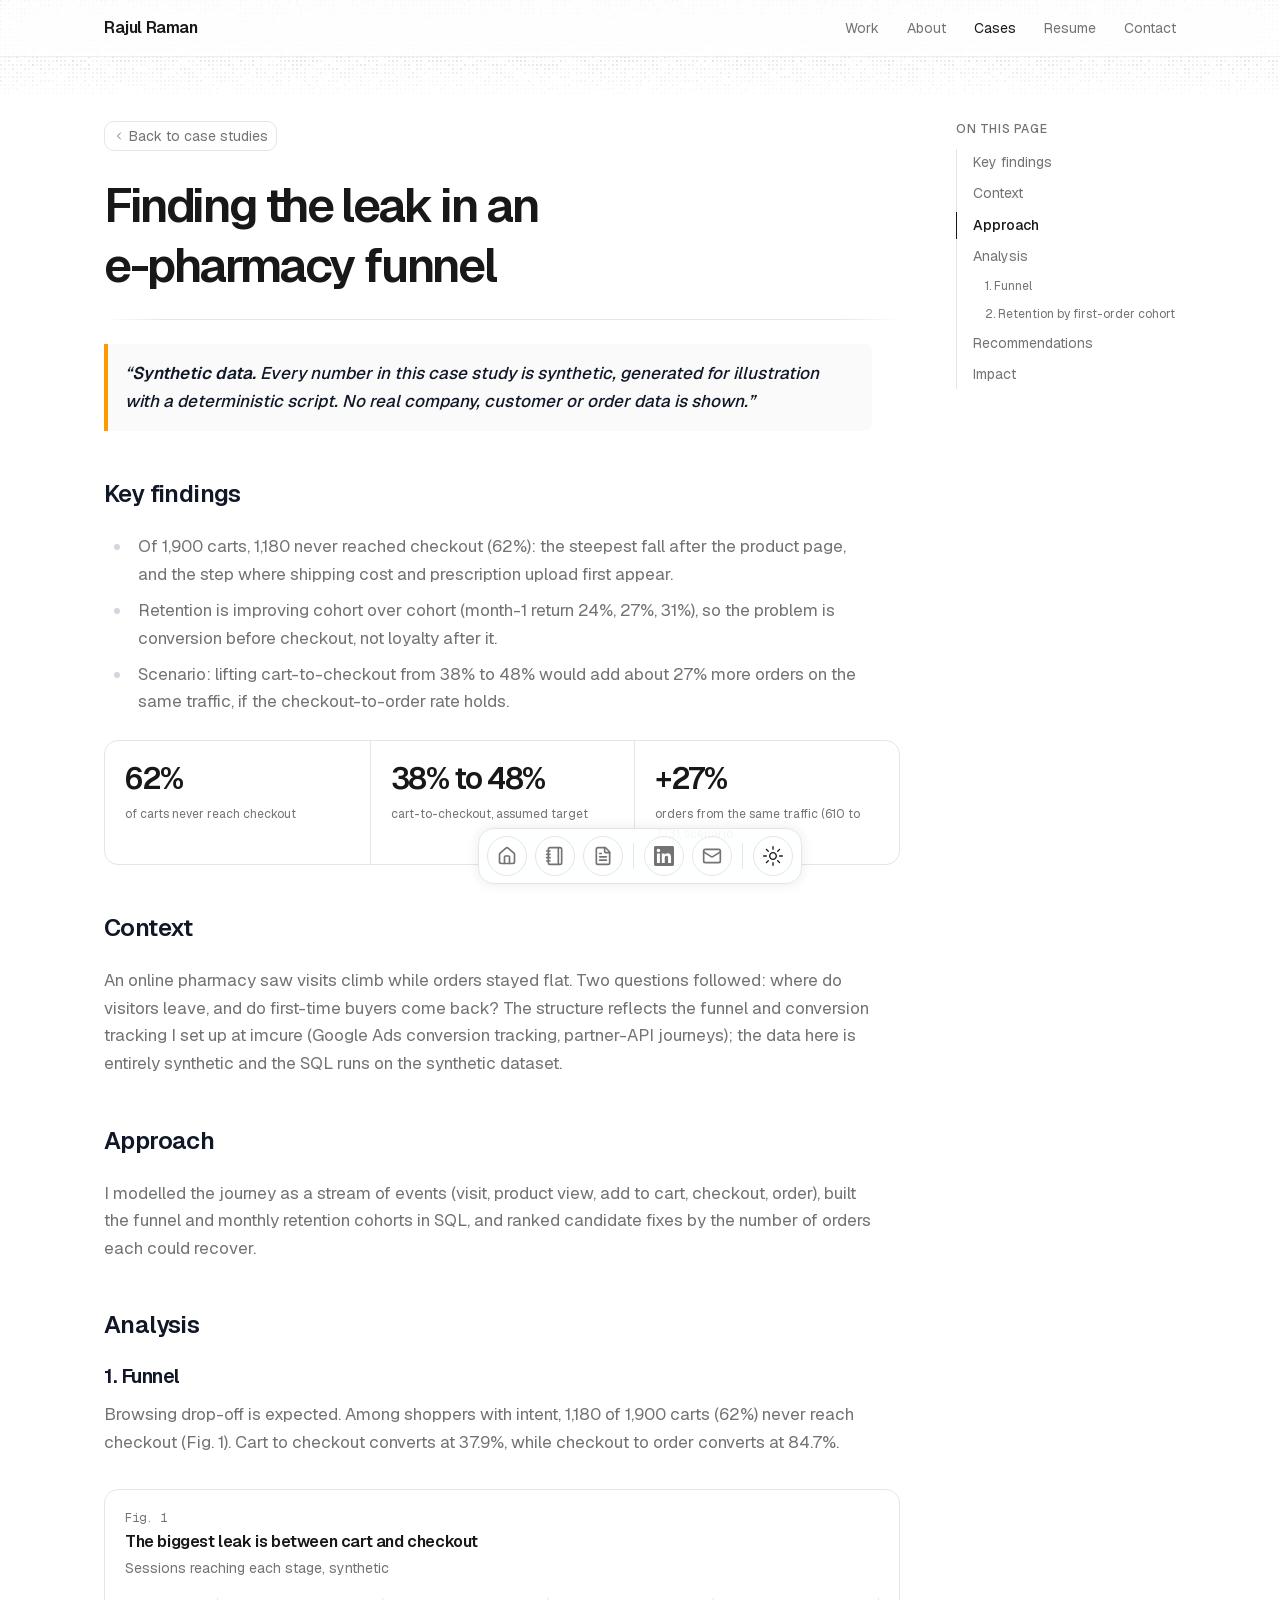
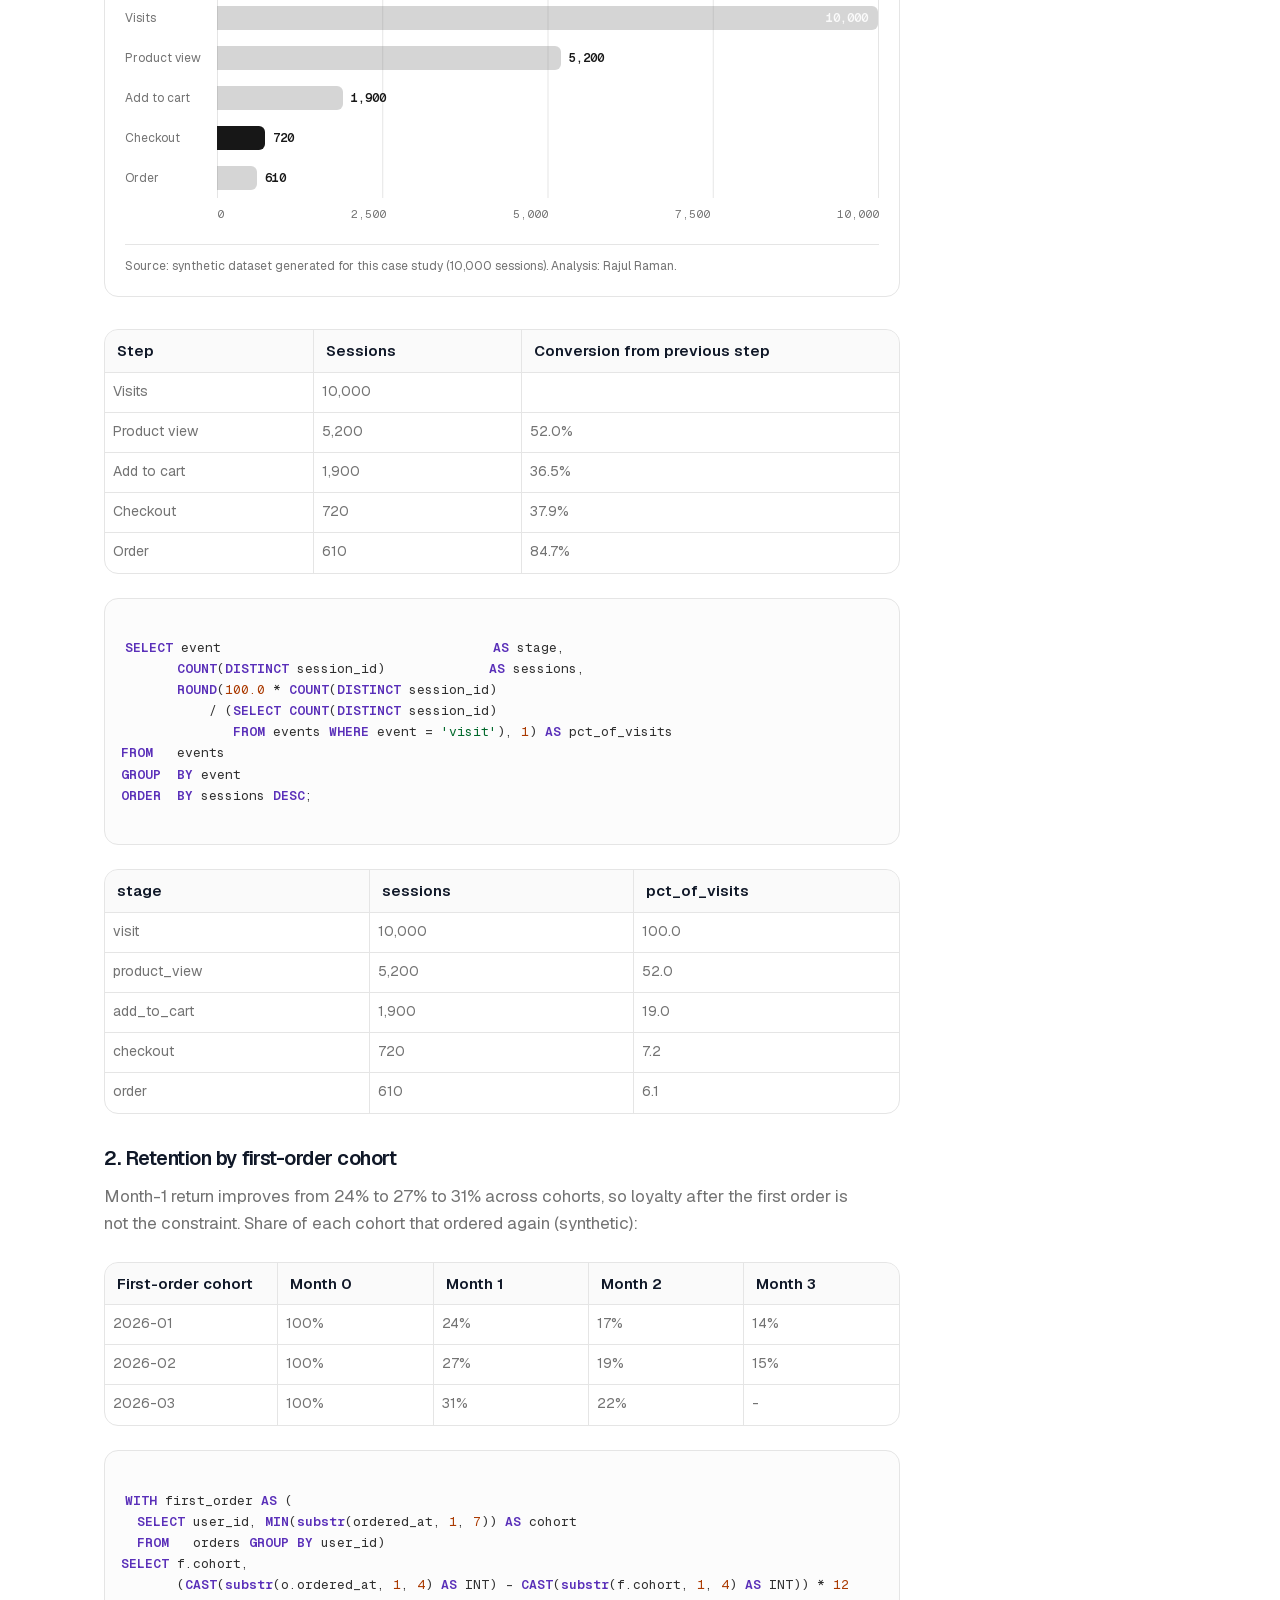
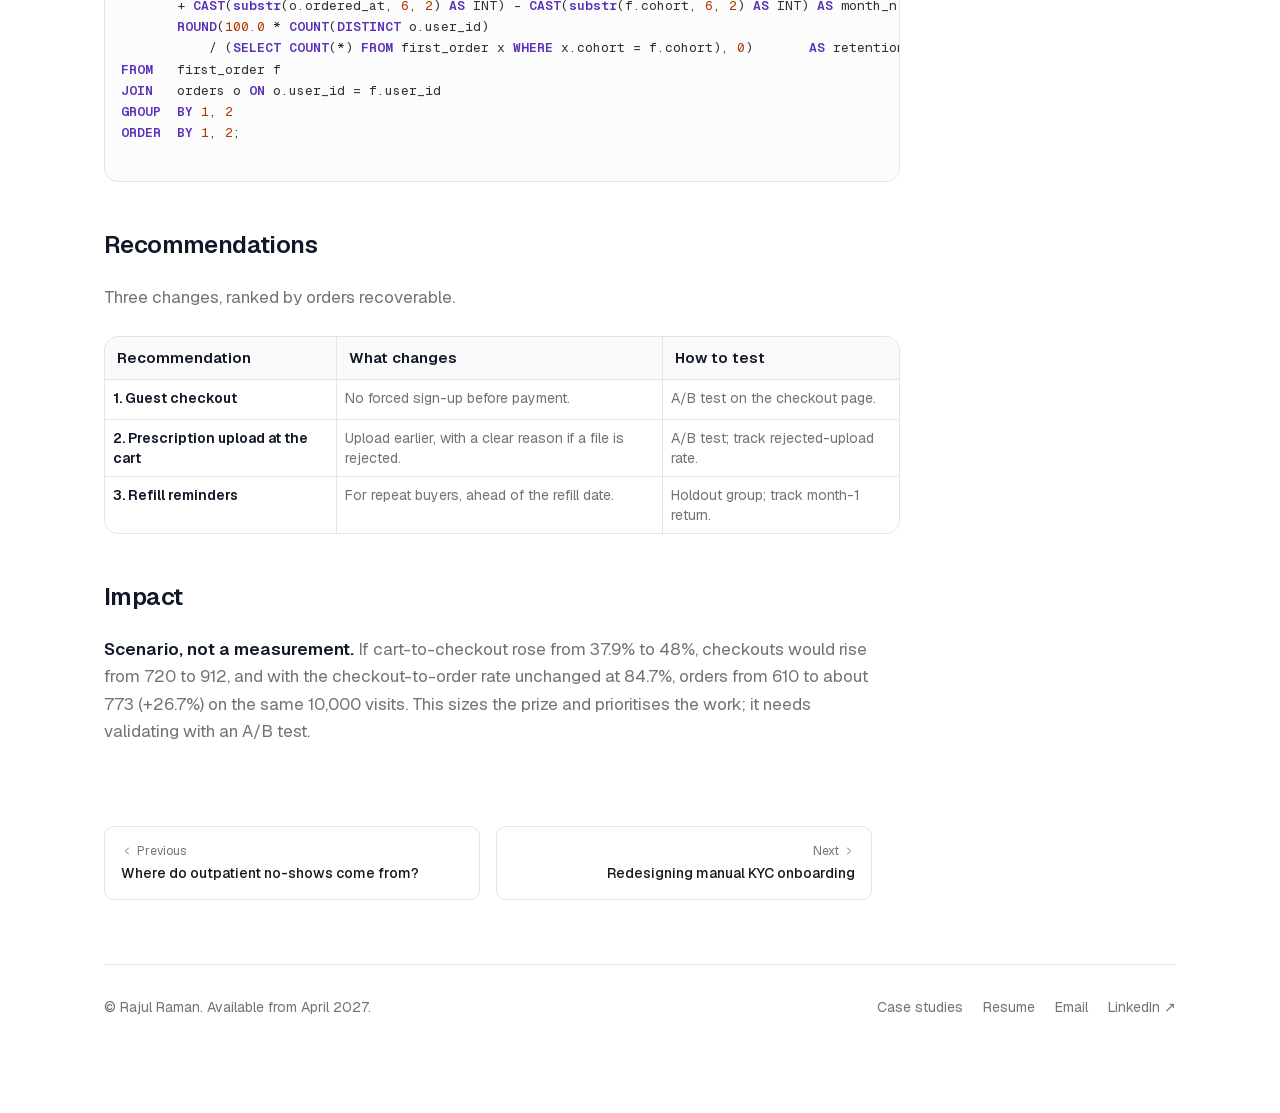
<file: cases/ecommerce-funnel-analysis/index.html>
<!DOCTYPE html><!--TSQME3hX2ARV71_AaxdUw--><html lang="en"><head><meta charSet="utf-8"/><link rel="preconnect" href="/" crossorigin=""/><meta name="viewport" content="width=device-width, initial-scale=1"/><link rel="stylesheet" href="/_next/static/chunks/78f059e5b8eac05f.css" data-precedence="next"/><meta name="next-size-adjust" content=""/><title>Finding the leak in an e-pharmacy funnel | Rajul Raman</title><meta name="description" content="A funnel and cohort analysis on synthetic e-pharmacy data: 62% of carts never reach checkout. Synthetic data, illustrating the method."/><meta name="robots" content="index, follow"/><meta name="googlebot" content="index, follow, max-video-preview:-1, max-image-preview:large, max-snippet:-1"/><meta property="og:title" content="Finding the leak in an e-pharmacy funnel"/><meta property="og:description" content="A funnel and cohort analysis on synthetic e-pharmacy data: 62% of carts never reach checkout. Synthetic data, illustrating the method."/><meta property="og:url" content="https://rajul1raman-hash.github.io/cases/ecommerce-funnel-analysis/"/><meta property="og:image" content="https://rajul1raman-hash.github.io/og/ecommerce-funnel-analysis.png"/><meta property="og:type" content="article"/><meta name="twitter:card" content="summary_large_image"/><meta name="twitter:title" content="Finding the leak in an e-pharmacy funnel"/><meta name="twitter:description" content="A funnel and cohort analysis on synthetic e-pharmacy data: 62% of carts never reach checkout. Synthetic data, illustrating the method."/><meta name="twitter:image" content="https://rajul1raman-hash.github.io/og/ecommerce-funnel-analysis.png"/><link rel="icon" href="/favicon.ico?favicon.9bfc4365.ico" sizes="64x64" type="image/x-icon"/></head><body class="min-h-screen bg-background font-sans antialiased relative geist_4fab3279-module__V3481a__variable geist_mono_6e759781-module__cMxXda__variable"><div hidden=""><!--$--><!--/$--></div><script>((a,b,c,d,e,f,g,h)=>{let i=document.documentElement,j=["light","dark"];function k(b){var c;(Array.isArray(a)?a:[a]).forEach(a=>{let c="class"===a,d=c&&f?e.map(a=>f[a]||a):e;c?(i.classList.remove(...d),i.classList.add(f&&f[b]?f[b]:b)):i.setAttribute(a,b)}),c=b,h&&j.includes(c)&&(i.style.colorScheme=c)}if(d)k(d);else try{let a=localStorage.getItem(b)||c,d=g&&"system"===a?window.matchMedia("(prefers-color-scheme: dark)").matches?"dark":"light":a;k(d)}catch(a){}})("class","theme","light",null,["light","dark"],null,true,true)</script><a href="#main" class="sr-only focus:not-sr-only focus:fixed focus:left-4 focus:top-4 focus:z-50 focus:rounded-md focus:bg-primary focus:px-3 focus:py-2 focus:text-primary-foreground">Skip to content</a><div class="absolute inset-0 top-0 left-0 right-0 h-[100px] overflow-hidden z-0"></div><header class="hidden lg:block sticky top-0 z-40 border-b border-border/60 bg-background/80 backdrop-blur-xl"><div class="mx-auto flex h-14 max-w-6xl items-center justify-between px-10"><a href="/" class="font-semibold tracking-tight">Rajul Raman</a><nav aria-label="Primary" class="flex items-center gap-7 text-sm"><a href="/#work" class="u-link transition-colors hover:text-foreground text-muted-foreground">Work</a><a href="/#about" class="u-link transition-colors hover:text-foreground text-muted-foreground">About</a><a href="/cases" aria-current="page" class="u-link transition-colors hover:text-foreground text-foreground [background-size:100%_1px]">Cases</a><a href="/resume" class="u-link transition-colors hover:text-foreground text-muted-foreground">Resume</a><a href="/#contact" class="u-link transition-colors hover:text-foreground text-muted-foreground">Contact</a></nav></div></header><div class="relative z-10 max-w-2xl lg:max-w-6xl mx-auto py-12 pb-24 sm:py-24 lg:pt-16 px-6 md:px-10"><main id="main"><section id="cases" class="lg:grid lg:grid-cols-[minmax(0,1fr)_220px] lg:gap-14"><script type="application/ld+json">{"@context":"https://schema.org","@type":"Article","headline":"Finding the leak in an e-pharmacy funnel","description":"A funnel and cohort analysis on synthetic e-pharmacy data: 62% of carts never reach checkout. Synthetic data, illustrating the method.","image":"https://rajul1raman-hash.github.io/og/ecommerce-funnel-analysis.png","url":"https://rajul1raman-hash.github.io/cases/ecommerce-funnel-analysis","author":{"@type":"Person","name":"Rajul Raman"}}</script><script type="application/ld+json">{"@context":"https://schema.org","@type":"BreadcrumbList","itemListElement":[{"@type":"ListItem","position":1,"name":"Home","item":"https://rajul1raman-hash.github.io/"},{"@type":"ListItem","position":2,"name":"Case studies","item":"https://rajul1raman-hash.github.io/cases/"},{"@type":"ListItem","position":3,"name":"Finding the leak in an e-pharmacy funnel","item":"https://rajul1raman-hash.github.io/cases/ecommerce-funnel-analysis/"}]}</script><div class="min-w-0"><div class="flex justify-start gap-4 items-center"><a class="text-sm text-muted-foreground hover:text-foreground transition-colors border border-border rounded-lg px-2 py-1 inline-flex items-center gap-1 mb-6 group" aria-label="Back to case studies" href="/cases/"><svg xmlns="http://www.w3.org/2000/svg" width="24" height="24" viewBox="0 0 24 24" fill="none" stroke="currentColor" stroke-width="2" stroke-linecap="round" stroke-linejoin="round" class="lucide lucide-chevron-left size-3 group-hover:-translate-x-px transition-transform" aria-hidden="true"><path d="m15 18-6-6 6-6"></path></svg>Back to case studies</a></div><div class="flex flex-col gap-4"><h1 class="title font-semibold text-3xl md:text-4xl lg:text-5xl tracking-tighter leading-tight lg:max-w-3xl">Finding the leak in an e-pharmacy funnel</h1></div><div class="my-6 flex w-full items-center"><div class="flex-1 h-px bg-border" style="mask-image:linear-gradient(90deg, transparent, black 8%, black 92%, transparent);-webkit-mask-image:linear-gradient(90deg, transparent, black 8%, black 92%, transparent)"></div></div><article class="prose max-w-full text-pretty font-sans leading-relaxed text-muted-foreground dark:prose-invert lg:text-[17px] lg:[&amp;&gt;p]:max-w-3xl lg:[&amp;&gt;ul]:max-w-3xl lg:[&amp;&gt;ol]:max-w-3xl lg:[&amp;&gt;h2]:max-w-3xl lg:[&amp;&gt;h3]:max-w-3xl lg:[&amp;&gt;blockquote]:max-w-3xl lg:[&amp;&gt;pre]:max-w-4xl"><blockquote>
<p><strong>Synthetic data.</strong> Every number in this case study is synthetic, generated for illustration with a deterministic script. No real company, customer or order data is shown.</p>
</blockquote>
<h2 id="key-findings" class="scroll-mt-24">Key findings</h2>
<ul>
<li>Of 1,900 carts, 1,180 never reached checkout (62%): the steepest fall after the product page, and the step where shipping cost and prescription upload first appear.</li>
<li>Retention is improving cohort over cohort (month-1 return 24%, 27%, 31%), so the problem is conversion before checkout, not loyalty after it.</li>
<li>Scenario: lifting cart-to-checkout from 38% to 48% would add about 27% more orders on the same traffic, if the checkout-to-order rate holds.</li>
</ul>
<div class="not-prose my-6 grid gap-0 overflow-hidden rounded-xl border border-border sm:grid-cols-3"><div class="p-5"><div class="text-3xl font-semibold tracking-tighter text-foreground">62%</div><div class="mt-2 text-xs leading-relaxed text-muted-foreground">of carts never reach checkout</div></div><div class="p-5 border-t border-border sm:border-l sm:border-t-0"><div class="text-3xl font-semibold tracking-tighter text-foreground">38% to 48%</div><div class="mt-2 text-xs leading-relaxed text-muted-foreground">cart-to-checkout, assumed target</div></div><div class="p-5 border-t border-border sm:border-l sm:border-t-0"><div class="text-3xl font-semibold tracking-tighter text-foreground">+27%</div><div class="mt-2 text-xs leading-relaxed text-muted-foreground">orders from the same traffic (610 to 773), scenario</div></div></div>
<h2 id="context" class="scroll-mt-24">Context</h2>
<p>An online pharmacy saw visits climb while orders stayed flat. Two questions followed: where do visitors leave, and do first-time buyers come back? The structure reflects the funnel and conversion tracking I set up at imcure (Google Ads conversion tracking, partner-API journeys); the data here is entirely synthetic and the SQL runs on the synthetic dataset.</p>
<h2 id="approach" class="scroll-mt-24">Approach</h2>
<p>I modelled the journey as a stream of events (visit, product view, add to cart, checkout, order), built the funnel and monthly retention cohorts in SQL, and ranked candidate fixes by the number of orders each could recover.</p>
<h2 id="analysis" class="scroll-mt-24">Analysis</h2>
<h3 id="1-funnel" class="scroll-mt-24">1. Funnel</h3>
<p>Browsing drop-off is expected. Among shoppers with intent, 1,180 of 1,900 carts (62%) never reach checkout (Fig. 1). Cart to checkout converts at 37.9%, while checkout to order converts at 84.7%.</p>
<figure class="not-prose my-8 rounded-xl border border-border p-5"><figcaption class="mb-5 flex flex-col gap-1"><span class="font-mono text-xs tabular-nums text-muted-foreground">Fig. <!-- -->1</span><span class="text-base font-semibold tracking-tight text-foreground">The biggest leak is between cart and checkout</span><span class="text-sm text-muted-foreground">Sessions reaching each stage, synthetic</span></figcaption><div class="relative" style="padding-top:0"><div class="grid items-center" style="grid-template-columns:92px 1fr;min-height:40px"><span class="pr-3 text-xs text-muted-foreground">Visits</span><span class="relative block h-10 border-r border-border" style="background-image:linear-gradient(to right, var(--border) 1px, transparent 1px);background-size:25% 100%"><i class="absolute left-0 top-2 block h-6 rounded-r-sm bg-muted-foreground/30" style="width:100%"></i><b class="absolute top-1/2 -translate-y-1/2 font-mono text-xs font-semibold tabular-nums text-primary-foreground" style="right:1.5%">10,000</b></span></div><div class="grid items-center" style="grid-template-columns:92px 1fr;min-height:40px"><span class="pr-3 text-xs text-muted-foreground">Product view</span><span class="relative block h-10 border-r border-border" style="background-image:linear-gradient(to right, var(--border) 1px, transparent 1px);background-size:25% 100%"><i class="absolute left-0 top-2 block h-6 rounded-r-sm bg-muted-foreground/30" style="width:52%"></i><b class="absolute top-1/2 -translate-y-1/2 font-mono text-xs font-semibold tabular-nums text-foreground" style="left:calc(52% + 8px)">5,200</b></span></div><div class="grid items-center" style="grid-template-columns:92px 1fr;min-height:40px"><span class="pr-3 text-xs text-muted-foreground">Add to cart</span><span class="relative block h-10 border-r border-border" style="background-image:linear-gradient(to right, var(--border) 1px, transparent 1px);background-size:25% 100%"><i class="absolute left-0 top-2 block h-6 rounded-r-sm bg-muted-foreground/30" style="width:19%"></i><b class="absolute top-1/2 -translate-y-1/2 font-mono text-xs font-semibold tabular-nums text-foreground" style="left:calc(19% + 8px)">1,900</b></span></div><div class="grid items-center" style="grid-template-columns:92px 1fr;min-height:40px"><span class="pr-3 text-xs text-muted-foreground">Checkout</span><span class="relative block h-10 border-r border-border" style="background-image:linear-gradient(to right, var(--border) 1px, transparent 1px);background-size:25% 100%"><i class="absolute left-0 top-2 block h-6 rounded-r-sm bg-primary" style="width:7.2%"></i><b class="absolute top-1/2 -translate-y-1/2 font-mono text-xs font-semibold tabular-nums text-foreground" style="left:calc(7.2% + 8px)">720</b></span></div><div class="grid items-center" style="grid-template-columns:92px 1fr;min-height:40px"><span class="pr-3 text-xs text-muted-foreground">Order</span><span class="relative block h-10 border-r border-border" style="background-image:linear-gradient(to right, var(--border) 1px, transparent 1px);background-size:25% 100%"><i class="absolute left-0 top-2 block h-6 rounded-r-sm bg-muted-foreground/30" style="width:6.1%"></i><b class="absolute top-1/2 -translate-y-1/2 font-mono text-xs font-semibold tabular-nums text-foreground" style="left:calc(6.1% + 8px)">610</b></span></div><div class="grid" style="grid-template-columns:92px 1fr"><span></span><div class="flex justify-between pt-2 font-mono text-[11px] tabular-nums text-muted-foreground"><span>0</span><span>2,500</span><span>5,000</span><span>7,500</span><span>10,000</span></div></div></div><p class="mt-5 border-t border-border pt-3 text-xs leading-relaxed text-muted-foreground">Source: synthetic dataset generated for this case study (10,000 sessions). Analysis: Rajul Raman.</p></figure>
<div class="my-6 border border-border rounded-xl overflow-hidden"><div class="w-full overflow-x-auto"><table class="m-0! w-full min-w-full border-separate border-spacing-0 [&amp;_td]:whitespace-normal [&amp;_td]:align-top [&amp;_td]:min-w-36 [&amp;_td]:py-3"><thead><tr><th>Step</th><th>Sessions</th><th>Conversion from previous step</th></tr></thead><tbody><tr><td>Visits</td><td>10,000</td><td></td></tr><tr><td>Product view</td><td>5,200</td><td>52.0%</td></tr><tr><td>Add to cart</td><td>1,900</td><td>36.5%</td></tr><tr><td>Checkout</td><td>720</td><td>37.9%</td></tr><tr><td>Order</td><td>610</td><td>84.7%</td></tr></tbody></table></div></div>
<div class="group relative my-6 overflow-hidden rounded-xl border border-border bg-muted/30"><pre class="m-0 overflow-x-auto p-4 font-mono text-[13px] leading-relaxed text-foreground" tabindex="0" aria-label="SQL code"><code data-language="sql" class="not-prose bg-transparent! border-0! p-0! m-0! text-[13px]!"><span class="tok-k">SELECT</span> <!-- -->event<!-- -->                                  <span class="tok-k">AS</span> <!-- -->stage<!-- -->,<!-- -->
       <span class="tok-k">COUNT</span>(<span class="tok-k">DISTINCT</span> <!-- -->session_id<!-- -->)<!-- -->             <span class="tok-k">AS</span> <!-- -->sessions<!-- -->,<!-- -->
       <span class="tok-k">ROUND</span>(<span class="tok-n">100.0</span> <!-- -->*<!-- --> <span class="tok-k">COUNT</span>(<span class="tok-k">DISTINCT</span> <!-- -->session_id<!-- -->)<!-- -->
           <!-- -->/<!-- --> <!-- -->(<span class="tok-k">SELECT</span> <span class="tok-k">COUNT</span>(<span class="tok-k">DISTINCT</span> <!-- -->session_id<!-- -->)<!-- -->
              <span class="tok-k">FROM</span> <!-- -->events<!-- --> <span class="tok-k">WHERE</span> <!-- -->event<!-- --> <!-- -->=<!-- --> <span class="tok-s">&#x27;visit&#x27;</span>)<!-- -->,<!-- --> <span class="tok-n">1</span>)<!-- --> <span class="tok-k">AS</span> <!-- -->pct_of_visits<!-- -->
<span class="tok-k">FROM</span>   <!-- -->events<!-- -->
<span class="tok-k">GROUP</span>  <span class="tok-k">BY</span> <!-- -->event<!-- -->
<span class="tok-k">ORDER</span>  <span class="tok-k">BY</span> <!-- -->sessions<!-- --> <span class="tok-k">DESC</span>;</code></pre><button type="button" aria-label="Copy code" class="absolute right-3 top-3 inline-flex size-8 items-center justify-center rounded-md border bg-background text-muted-foreground transition-opacity hover:text-foreground lg:opacity-0 lg:group-hover:opacity-100 lg:focus-visible:opacity-100"><svg xmlns="http://www.w3.org/2000/svg" width="24" height="24" viewBox="0 0 24 24" fill="none" stroke="currentColor" stroke-width="2" stroke-linecap="round" stroke-linejoin="round" class="lucide lucide-copy size-4" aria-hidden="true"><rect width="14" height="14" x="8" y="8" rx="2" ry="2"></rect><path d="M4 16c-1.1 0-2-.9-2-2V4c0-1.1.9-2 2-2h10c1.1 0 2 .9 2 2"></path></svg></button></div>
<div class="my-6 border border-border rounded-xl overflow-hidden"><div class="w-full overflow-x-auto"><table class="m-0! w-full min-w-full border-separate border-spacing-0 [&amp;_td]:whitespace-normal [&amp;_td]:align-top [&amp;_td]:min-w-36 [&amp;_td]:py-3"><thead><tr><th>stage</th><th>sessions</th><th>pct_of_visits</th></tr></thead><tbody><tr><td>visit</td><td>10,000</td><td>100.0</td></tr><tr><td>product_view</td><td>5,200</td><td>52.0</td></tr><tr><td>add_to_cart</td><td>1,900</td><td>19.0</td></tr><tr><td>checkout</td><td>720</td><td>7.2</td></tr><tr><td>order</td><td>610</td><td>6.1</td></tr></tbody></table></div></div>
<h3 id="2-retention-by-first-order-cohort" class="scroll-mt-24">2. Retention by first-order cohort</h3>
<p>Month-1 return improves from 24% to 27% to 31% across cohorts, so loyalty after the first order is not the constraint. Share of each cohort that ordered again (synthetic):</p>
<div class="my-6 border border-border rounded-xl overflow-hidden"><div class="w-full overflow-x-auto"><table class="m-0! w-full min-w-full border-separate border-spacing-0 [&amp;_td]:whitespace-normal [&amp;_td]:align-top [&amp;_td]:min-w-36 [&amp;_td]:py-3"><thead><tr><th>First-order cohort</th><th>Month 0</th><th>Month 1</th><th>Month 2</th><th>Month 3</th></tr></thead><tbody><tr><td>2026-01</td><td>100%</td><td>24%</td><td>17%</td><td>14%</td></tr><tr><td>2026-02</td><td>100%</td><td>27%</td><td>19%</td><td>15%</td></tr><tr><td>2026-03</td><td>100%</td><td>31%</td><td>22%</td><td>-</td></tr></tbody></table></div></div>
<div class="group relative my-6 overflow-hidden rounded-xl border border-border bg-muted/30"><pre class="m-0 overflow-x-auto p-4 font-mono text-[13px] leading-relaxed text-foreground" tabindex="0" aria-label="SQL code"><code data-language="sql" class="not-prose bg-transparent! border-0! p-0! m-0! text-[13px]!"><span class="tok-k">WITH</span> <!-- -->first_order<!-- --> <span class="tok-k">AS</span> <!-- -->(<!-- -->
  <span class="tok-k">SELECT</span> <!-- -->user_id<!-- -->,<!-- --> <span class="tok-k">MIN</span>(<span class="tok-k">substr</span>(<!-- -->ordered_at<!-- -->,<!-- --> <span class="tok-n">1</span>,<!-- --> <span class="tok-n">7</span>)<!-- -->)<!-- --> <span class="tok-k">AS</span> <!-- -->cohort<!-- -->
  <span class="tok-k">FROM</span>   <!-- -->orders<!-- --> <span class="tok-k">GROUP</span> <span class="tok-k">BY</span> <!-- -->user_id<!-- -->)<!-- -->
<span class="tok-k">SELECT</span> <!-- -->f<!-- -->.<!-- -->cohort<!-- -->,<!-- -->
       <!-- -->(<span class="tok-k">CAST</span>(<span class="tok-k">substr</span>(<!-- -->o<!-- -->.<!-- -->ordered_at<!-- -->,<!-- --> <span class="tok-n">1</span>,<!-- --> <span class="tok-n">4</span>)<!-- --> <span class="tok-k">AS</span> <!-- -->INT<!-- -->)<!-- --> <!-- -->-<!-- --> <span class="tok-k">CAST</span>(<span class="tok-k">substr</span>(<!-- -->f<!-- -->.<!-- -->cohort<!-- -->,<!-- --> <span class="tok-n">1</span>,<!-- --> <span class="tok-n">4</span>)<!-- --> <span class="tok-k">AS</span> <!-- -->INT<!-- -->)<!-- -->)<!-- --> <!-- -->*<!-- --> <span class="tok-n">12</span>
       <!-- -->+<!-- --> <span class="tok-k">CAST</span>(<span class="tok-k">substr</span>(<!-- -->o<!-- -->.<!-- -->ordered_at<!-- -->,<!-- --> <span class="tok-n">6</span>,<!-- --> <span class="tok-n">2</span>)<!-- --> <span class="tok-k">AS</span> <!-- -->INT<!-- -->)<!-- --> <!-- -->-<!-- --> <span class="tok-k">CAST</span>(<span class="tok-k">substr</span>(<!-- -->f<!-- -->.<!-- -->cohort<!-- -->,<!-- --> <span class="tok-n">6</span>,<!-- --> <span class="tok-n">2</span>)<!-- --> <span class="tok-k">AS</span> <!-- -->INT<!-- -->)<!-- --> <span class="tok-k">AS</span> <!-- -->month_n<!-- -->,<!-- -->
       <span class="tok-k">ROUND</span>(<span class="tok-n">100.0</span> <!-- -->*<!-- --> <span class="tok-k">COUNT</span>(<span class="tok-k">DISTINCT</span> <!-- -->o<!-- -->.<!-- -->user_id<!-- -->)<!-- -->
           <!-- -->/<!-- --> <!-- -->(<span class="tok-k">SELECT</span> <span class="tok-k">COUNT</span>(<!-- -->*<!-- -->)<!-- --> <span class="tok-k">FROM</span> <!-- -->first_order<!-- --> <!-- -->x<!-- --> <span class="tok-k">WHERE</span> <!-- -->x<!-- -->.<!-- -->cohort<!-- --> <!-- -->=<!-- --> <!-- -->f<!-- -->.<!-- -->cohort<!-- -->)<!-- -->,<!-- --> <span class="tok-n">0</span>)<!-- -->       <span class="tok-k">AS</span> <!-- -->retention_pct<!-- -->
<span class="tok-k">FROM</span>   <!-- -->first_order<!-- --> <!-- -->f<!-- -->
<span class="tok-k">JOIN</span>   <!-- -->orders<!-- --> <!-- -->o<!-- --> <span class="tok-k">ON</span> <!-- -->o<!-- -->.<!-- -->user_id<!-- --> <!-- -->=<!-- --> <!-- -->f<!-- -->.<!-- -->user_id<!-- -->
<span class="tok-k">GROUP</span>  <span class="tok-k">BY</span> <span class="tok-n">1</span>,<!-- --> <span class="tok-n">2</span>
<span class="tok-k">ORDER</span>  <span class="tok-k">BY</span> <span class="tok-n">1</span>,<!-- --> <span class="tok-n">2</span>;</code></pre><button type="button" aria-label="Copy code" class="absolute right-3 top-3 inline-flex size-8 items-center justify-center rounded-md border bg-background text-muted-foreground transition-opacity hover:text-foreground lg:opacity-0 lg:group-hover:opacity-100 lg:focus-visible:opacity-100"><svg xmlns="http://www.w3.org/2000/svg" width="24" height="24" viewBox="0 0 24 24" fill="none" stroke="currentColor" stroke-width="2" stroke-linecap="round" stroke-linejoin="round" class="lucide lucide-copy size-4" aria-hidden="true"><rect width="14" height="14" x="8" y="8" rx="2" ry="2"></rect><path d="M4 16c-1.1 0-2-.9-2-2V4c0-1.1.9-2 2-2h10c1.1 0 2 .9 2 2"></path></svg></button></div>
<h2 id="recommendations" class="scroll-mt-24">Recommendations</h2>
<p>Three changes, ranked by orders recoverable.</p>
<div class="my-6 border border-border rounded-xl overflow-hidden"><div class="w-full overflow-x-auto"><table class="m-0! w-full min-w-full border-separate border-spacing-0 [&amp;_td]:whitespace-normal [&amp;_td]:align-top [&amp;_td]:min-w-36 [&amp;_td]:py-3"><thead><tr><th>Recommendation</th><th>What changes</th><th>How to test</th></tr></thead><tbody><tr><td><strong>1. Guest checkout</strong></td><td>No forced sign-up before payment.</td><td>A/B test on the checkout page.</td></tr><tr><td><strong>2. Prescription upload at the cart</strong></td><td>Upload earlier, with a clear reason if a file is rejected.</td><td>A/B test; track rejected-upload rate.</td></tr><tr><td><strong>3. Refill reminders</strong></td><td>For repeat buyers, ahead of the refill date.</td><td>Holdout group; track month-1 return.</td></tr></tbody></table></div></div>
<h2 id="impact" class="scroll-mt-24">Impact</h2>
<p><strong>Scenario, not a measurement.</strong> If cart-to-checkout rose from 37.9% to 48%, checkouts would rise from 720 to 912, and with the checkout-to-order rate unchanged at 84.7%, orders from 610 to about 773 (+26.7%) on the same 10,000 visits. This sizes the prize and prioritises the work; it needs validating with an A/B test.</p></article><nav class="mt-12 pt-8 max-w-2xl lg:max-w-3xl"><div class="flex flex-col sm:flex-row justify-between gap-4"><a class="group flex-1 flex flex-col gap-1 p-4 rounded-lg border border-border hover:bg-accent/50 transition-colors" href="/cases/no-show-analysis/"><span class="flex items-center gap-1 text-xs text-muted-foreground"><svg xmlns="http://www.w3.org/2000/svg" width="24" height="24" viewBox="0 0 24 24" fill="none" stroke="currentColor" stroke-width="2" stroke-linecap="round" stroke-linejoin="round" class="lucide lucide-chevron-left size-3" aria-hidden="true"><path d="m15 18-6-6 6-6"></path></svg>Previous</span><span class="text-sm font-medium group-hover:text-foreground transition-colors whitespace-normal wrap-break-word">Where do outpatient no-shows come from?</span></a><a class="group flex-1 flex flex-col gap-1 p-4 rounded-lg border border-border hover:bg-accent/50 transition-colors text-right" href="/cases/kyc-onboarding-redesign/"><span class="flex items-center justify-end gap-1 text-xs text-muted-foreground">Next<svg xmlns="http://www.w3.org/2000/svg" width="24" height="24" viewBox="0 0 24 24" fill="none" stroke="currentColor" stroke-width="2" stroke-linecap="round" stroke-linejoin="round" class="lucide lucide-chevron-right size-3" aria-hidden="true"><path d="m9 18 6-6-6-6"></path></svg></span><span class="text-sm font-medium group-hover:text-foreground transition-colors whitespace-normal wrap-break-word">Redesigning manual KYC onboarding</span></a></div></nav></div><aside class="hidden lg:block"><div class="sticky top-24"><nav aria-label="On this page" class="text-sm"><p class="mb-3 text-xs font-medium uppercase tracking-wider text-muted-foreground">On this page</p><ul class="flex flex-col gap-1 border-l border-border"><li><a href="#key-findings" class="-ml-px block border-l py-1 leading-snug transition-colors pl-4 border-foreground font-medium text-foreground">Key findings</a></li><li><a href="#context" class="-ml-px block border-l py-1 leading-snug transition-colors pl-4 border-transparent text-muted-foreground hover:text-foreground">Context</a></li><li><a href="#approach" class="-ml-px block border-l py-1 leading-snug transition-colors pl-4 border-transparent text-muted-foreground hover:text-foreground">Approach</a></li><li><a href="#analysis" class="-ml-px block border-l py-1 leading-snug transition-colors pl-4 border-transparent text-muted-foreground hover:text-foreground">Analysis</a></li><li><a href="#1-funnel" class="-ml-px block border-l py-1 transition-colors pl-7 text-xs border-transparent text-muted-foreground hover:text-foreground">1. Funnel</a></li><li><a href="#2-retention-by-first-order-cohort" class="-ml-px block border-l py-1 transition-colors pl-7 text-xs border-transparent text-muted-foreground hover:text-foreground">2. Retention by first-order cohort</a></li><li><a href="#recommendations" class="-ml-px block border-l py-1 leading-snug transition-colors pl-4 border-transparent text-muted-foreground hover:text-foreground">Recommendations</a></li><li><a href="#impact" class="-ml-px block border-l py-1 leading-snug transition-colors pl-4 border-transparent text-muted-foreground hover:text-foreground">Impact</a></li></ul></nav></div></aside></section><!--$--><!--/$--></main><footer class="mx-auto mt-16 flex max-w-2xl flex-col gap-2 border-t pt-8 text-sm text-muted-foreground lg:max-w-none lg:flex-row lg:items-center lg:justify-between"><p>© <!-- -->Rajul Raman<!-- -->. Available from April 2027.</p><nav aria-label="Footer" class="flex flex-wrap gap-x-5 gap-y-1"><a class="u-link hover:text-foreground" href="/cases">Case studies</a><a class="u-link hover:text-foreground" href="/resume">Resume</a><a class="u-link hover:text-foreground" href="mailto:rajul1raman@gmail.com">Email</a><a class="u-link hover:text-foreground" href="https://www.linkedin.com/in/rajul-raman-803521123" target="_blank" rel="noopener noreferrer">LinkedIn ↗</a></nav></footer></div><div class="pointer-events-none fixed inset-x-0 bottom-4 z-30"><nav aria-label="Quick navigation" class="dock pointer-events-auto relative mx-auto flex h-14 w-fit items-center gap-2 rounded-2xl border bg-card/90 p-2 shadow-[0_0_10px_3px] shadow-primary/5 backdrop-blur-3xl"><a href="/" aria-label="Home" class="group/dk dock-item relative flex size-10 items-center justify-center rounded-3xl border border-border bg-background text-muted-foreground transition-[transform,color,background-color] duration-200 ease-out hover:bg-muted hover:text-foreground focus-visible:text-foreground"><svg xmlns="http://www.w3.org/2000/svg" width="24" height="24" viewBox="0 0 24 24" fill="none" stroke="currentColor" stroke-width="2" stroke-linecap="round" stroke-linejoin="round" class="lucide lucide-house size-5" aria-hidden="true"><path d="M15 21v-8a1 1 0 0 0-1-1h-4a1 1 0 0 0-1 1v8"></path><path d="M3 10a2 2 0 0 1 .709-1.528l7-6a2 2 0 0 1 2.582 0l7 6A2 2 0 0 1 21 10v9a2 2 0 0 1-2 2H5a2 2 0 0 1-2-2z"></path></svg><span aria-hidden="true" class="pointer-events-none absolute -top-11 left-1/2 -translate-x-1/2 translate-y-1 whitespace-nowrap rounded-xl bg-primary px-4 py-2 text-sm text-primary-foreground opacity-0 shadow-[0_10px_40px_-10px_rgba(0,0,0,0.3)] transition-all duration-150 group-hover/dk:translate-y-0 group-hover/dk:opacity-100 group-focus-visible/dk:translate-y-0 group-focus-visible/dk:opacity-100">Home</span></a><a href="/cases" aria-label="Case studies" class="group/dk dock-item relative flex size-10 items-center justify-center rounded-3xl border border-border bg-background text-muted-foreground transition-[transform,color,background-color] duration-200 ease-out hover:bg-muted hover:text-foreground focus-visible:text-foreground"><svg xmlns="http://www.w3.org/2000/svg" width="24" height="24" viewBox="0 0 24 24" fill="none" stroke="currentColor" stroke-width="2" stroke-linecap="round" stroke-linejoin="round" class="lucide lucide-notebook size-5" aria-hidden="true"><path d="M2 6h4"></path><path d="M2 10h4"></path><path d="M2 14h4"></path><path d="M2 18h4"></path><rect width="16" height="20" x="4" y="2" rx="2"></rect><path d="M16 2v20"></path></svg><span aria-hidden="true" class="pointer-events-none absolute -top-11 left-1/2 -translate-x-1/2 translate-y-1 whitespace-nowrap rounded-xl bg-primary px-4 py-2 text-sm text-primary-foreground opacity-0 shadow-[0_10px_40px_-10px_rgba(0,0,0,0.3)] transition-all duration-150 group-hover/dk:translate-y-0 group-hover/dk:opacity-100 group-focus-visible/dk:translate-y-0 group-focus-visible/dk:opacity-100">Case studies</span></a><a href="/resume" aria-label="Resume" class="group/dk dock-item relative flex size-10 items-center justify-center rounded-3xl border border-border bg-background text-muted-foreground transition-[transform,color,background-color] duration-200 ease-out hover:bg-muted hover:text-foreground focus-visible:text-foreground"><svg xmlns="http://www.w3.org/2000/svg" width="24" height="24" viewBox="0 0 24 24" fill="none" stroke="currentColor" stroke-width="2" stroke-linecap="round" stroke-linejoin="round" class="lucide lucide-file-text size-5" aria-hidden="true"><path d="M6 22a2 2 0 0 1-2-2V4a2 2 0 0 1 2-2h8a2.4 2.4 0 0 1 1.704.706l3.588 3.588A2.4 2.4 0 0 1 20 8v12a2 2 0 0 1-2 2z"></path><path d="M14 2v5a1 1 0 0 0 1 1h5"></path><path d="M10 9H8"></path><path d="M16 13H8"></path><path d="M16 17H8"></path></svg><span aria-hidden="true" class="pointer-events-none absolute -top-11 left-1/2 -translate-x-1/2 translate-y-1 whitespace-nowrap rounded-xl bg-primary px-4 py-2 text-sm text-primary-foreground opacity-0 shadow-[0_10px_40px_-10px_rgba(0,0,0,0.3)] transition-all duration-150 group-hover/dk:translate-y-0 group-hover/dk:opacity-100 group-focus-visible/dk:translate-y-0 group-focus-visible/dk:opacity-100">Resume</span></a><span aria-hidden="true" class="mx-0.5 h-2/3 w-px bg-border"></span><a href="https://www.linkedin.com/in/rajul-raman-803521123" aria-label="LinkedIn" target="_blank" rel="noopener noreferrer" class="group/dk dock-item relative flex size-10 items-center justify-center rounded-3xl border border-border bg-background text-muted-foreground transition-[transform,color,background-color] duration-200 ease-out hover:bg-muted hover:text-foreground focus-visible:text-foreground"><svg viewBox="0 0 24 24" xmlns="http://www.w3.org/2000/svg" class="size-5" aria-hidden="true"><title>LinkedIn</title><path fill="currentColor" d="M20.447 20.452h-3.554v-5.569c0-1.328-.027-3.037-1.852-3.037-1.853 0-2.136 1.445-2.136 2.939v5.667H9.351V9h3.414v1.561h.046c.477-.9 1.637-1.85 3.37-1.85 3.601 0 4.267 2.37 4.267 5.455v6.286zM5.337 7.433c-1.144 0-2.063-.926-2.063-2.065 0-1.138.92-2.063 2.063-2.063 1.14 0 2.064.925 2.064 2.063 0 1.139-.925 2.065-2.064 2.065zm1.782 13.019H3.555V9h3.564v11.452zM22.225 0H1.771C.792 0 0 .774 0 1.729v20.542C0 23.227.792 24 1.771 24h20.451C23.2 24 24 23.227 24 22.271V1.729C24 .774 23.2 0 22.222 0h.003z"></path></svg><span aria-hidden="true" class="pointer-events-none absolute -top-11 left-1/2 -translate-x-1/2 translate-y-1 whitespace-nowrap rounded-xl bg-primary px-4 py-2 text-sm text-primary-foreground opacity-0 shadow-[0_10px_40px_-10px_rgba(0,0,0,0.3)] transition-all duration-150 group-hover/dk:translate-y-0 group-hover/dk:opacity-100 group-focus-visible/dk:translate-y-0 group-focus-visible/dk:opacity-100">LinkedIn</span></a><a href="mailto:rajul1raman@gmail.com" aria-label="email" class="group/dk dock-item relative flex size-10 items-center justify-center rounded-3xl border border-border bg-background text-muted-foreground transition-[transform,color,background-color] duration-200 ease-out hover:bg-muted hover:text-foreground focus-visible:text-foreground"><svg xmlns="http://www.w3.org/2000/svg" width="24" height="24" viewBox="0 0 24 24" fill="none" stroke="currentColor" stroke-width="2" stroke-linecap="round" stroke-linejoin="round" class="lucide lucide-mail size-5" aria-hidden="true"><path d="m22 7-8.991 5.727a2 2 0 0 1-2.009 0L2 7"></path><rect x="2" y="4" width="20" height="16" rx="2"></rect></svg><span aria-hidden="true" class="pointer-events-none absolute -top-11 left-1/2 -translate-x-1/2 translate-y-1 whitespace-nowrap rounded-xl bg-primary px-4 py-2 text-sm text-primary-foreground opacity-0 shadow-[0_10px_40px_-10px_rgba(0,0,0,0.3)] transition-all duration-150 group-hover/dk:translate-y-0 group-hover/dk:opacity-100 group-focus-visible/dk:translate-y-0 group-focus-visible/dk:opacity-100">email</span></a><span aria-hidden="true" class="mx-0.5 h-2/3 w-px bg-border"></span><div class="group/dk dock-item relative flex size-10 items-center justify-center rounded-3xl border border-border bg-background text-muted-foreground transition-[transform,color,background-color] duration-200 ease-out hover:bg-muted hover:text-foreground focus-visible:text-foreground"><button class="inline-flex items-center justify-center whitespace-nowrap text-sm font-medium transition-colors focus-visible:outline-none focus-visible:ring-1 focus-visible:ring-ring disabled:pointer-events-none disabled:opacity-50 text-primary underline-offset-4 hover:underline rounded-full size-full cursor-pointer" type="button" aria-label="Toggle light / dark theme"><svg width="15" height="15" viewBox="0 0 15 15" fill="none" xmlns="http://www.w3.org/2000/svg" class="size-5"><path d="M7.5 0C7.77614 0 8 0.223858 8 0.5V2.5C8 2.77614 7.77614 3 7.5 3C7.22386 3 7 2.77614 7 2.5V0.5C7 0.223858 7.22386 0 7.5 0ZM2.1967 2.1967C2.39196 2.00144 2.70854 2.00144 2.90381 2.1967L4.31802 3.61091C4.51328 3.80617 4.51328 4.12276 4.31802 4.31802C4.12276 4.51328 3.80617 4.51328 3.61091 4.31802L2.1967 2.90381C2.00144 2.70854 2.00144 2.39196 2.1967 2.1967ZM0.5 7C0.223858 7 0 7.22386 0 7.5C0 7.77614 0.223858 8 0.5 8H2.5C2.77614 8 3 7.77614 3 7.5C3 7.22386 2.77614 7 2.5 7H0.5ZM2.1967 12.8033C2.00144 12.608 2.00144 12.2915 2.1967 12.0962L3.61091 10.682C3.80617 10.4867 4.12276 10.4867 4.31802 10.682C4.51328 10.8772 4.51328 11.1938 4.31802 11.3891L2.90381 12.8033C2.70854 12.9986 2.39196 12.9986 2.1967 12.8033ZM12.5 7C12.2239 7 12 7.22386 12 7.5C12 7.77614 12.2239 8 12.5 8H14.5C14.7761 8 15 7.77614 15 7.5C15 7.22386 14.7761 7 14.5 7H12.5ZM10.682 4.31802C10.4867 4.12276 10.4867 3.80617 10.682 3.61091L12.0962 2.1967C12.2915 2.00144 12.608 2.00144 12.8033 2.1967C12.9986 2.39196 12.9986 2.70854 12.8033 2.90381L11.3891 4.31802C11.1938 4.51328 10.8772 4.51328 10.682 4.31802ZM8 12.5C8 12.2239 7.77614 12 7.5 12C7.22386 12 7 12.2239 7 12.5V14.5C7 14.7761 7.22386 15 7.5 15C7.77614 15 8 14.7761 8 14.5V12.5ZM10.682 10.682C10.8772 10.4867 11.1938 10.4867 11.3891 10.682L12.8033 12.0962C12.9986 12.2915 12.9986 12.608 12.8033 12.8033C12.608 12.9986 12.2915 12.9986 12.0962 12.8033L10.682 11.3891C10.4867 11.1938 10.4867 10.8772 10.682 10.682ZM5.5 7.5C5.5 6.39543 6.39543 5.5 7.5 5.5C8.60457 5.5 9.5 6.39543 9.5 7.5C9.5 8.60457 8.60457 9.5 7.5 9.5C6.39543 9.5 5.5 8.60457 5.5 7.5ZM7.5 4.5C5.84315 4.5 4.5 5.84315 4.5 7.5C4.5 9.15685 5.84315 10.5 7.5 10.5C9.15685 10.5 10.5 9.15685 10.5 7.5C10.5 5.84315 9.15685 4.5 7.5 4.5Z" fill="currentColor" fill-rule="evenodd" clip-rule="evenodd"></path></svg><svg width="15" height="15" viewBox="0 0 15 15" fill="none" xmlns="http://www.w3.org/2000/svg" class="hidden size-5"><path d="M2.89998 0.499976C2.89998 0.279062 2.72089 0.0999756 2.49998 0.0999756C2.27906 0.0999756 2.09998 0.279062 2.09998 0.499976V1.09998H1.49998C1.27906 1.09998 1.09998 1.27906 1.09998 1.49998C1.09998 1.72089 1.27906 1.89998 1.49998 1.89998H2.09998V2.49998C2.09998 2.72089 2.27906 2.89998 2.49998 2.89998C2.72089 2.89998 2.89998 2.72089 2.89998 2.49998V1.89998H3.49998C3.72089 1.89998 3.89998 1.72089 3.89998 1.49998C3.89998 1.27906 3.72089 1.09998 3.49998 1.09998H2.89998V0.499976ZM5.89998 3.49998C5.89998 3.27906 5.72089 3.09998 5.49998 3.09998C5.27906 3.09998 5.09998 3.27906 5.09998 3.49998V4.09998H4.49998C4.27906 4.09998 4.09998 4.27906 4.09998 4.49998C4.09998 4.72089 4.27906 4.89998 4.49998 4.89998H5.09998V5.49998C5.09998 5.72089 5.27906 5.89998 5.49998 5.89998C5.72089 5.89998 5.89998 5.72089 5.89998 5.49998V4.89998H6.49998C6.72089 4.89998 6.89998 4.72089 6.89998 4.49998C6.89998 4.27906 6.72089 4.09998 6.49998 4.09998H5.89998V3.49998ZM1.89998 6.49998C1.89998 6.27906 1.72089 6.09998 1.49998 6.09998C1.27906 6.09998 1.09998 6.27906 1.09998 6.49998V7.09998H0.499976C0.279062 7.09998 0.0999756 7.27906 0.0999756 7.49998C0.0999756 7.72089 0.279062 7.89998 0.499976 7.89998H1.09998V8.49998C1.09998 8.72089 1.27906 8.89997 1.49998 8.89997C1.72089 8.89997 1.89998 8.72089 1.89998 8.49998V7.89998H2.49998C2.72089 7.89998 2.89998 7.72089 2.89998 7.49998C2.89998 7.27906 2.72089 7.09998 2.49998 7.09998H1.89998V6.49998ZM8.54406 0.98184L8.24618 0.941586C8.03275 0.917676 7.90692 1.1655 8.02936 1.34194C8.17013 1.54479 8.29981 1.75592 8.41754 1.97445C8.91878 2.90485 9.20322 3.96932 9.20322 5.10022C9.20322 8.37201 6.82247 11.0878 3.69887 11.6097C3.45736 11.65 3.20988 11.6772 2.96008 11.6906C2.74563 11.702 2.62729 11.9535 2.77721 12.1072C2.84551 12.1773 2.91535 12.2458 2.98667 12.3128L3.05883 12.3795L3.31883 12.6045L3.50684 12.7532L3.62796 12.8433L3.81491 12.9742L3.99079 13.089C4.11175 13.1651 4.23536 13.2375 4.36157 13.3059L4.62496 13.4412L4.88553 13.5607L5.18837 13.6828L5.43169 13.7686C5.56564 13.8128 5.70149 13.8529 5.83857 13.8885C5.94262 13.9155 6.04767 13.9401 6.15405 13.9622C6.27993 13.9883 6.40713 14.0109 6.53544 14.0298L6.85241 14.0685L7.11934 14.0892C7.24637 14.0965 7.37436 14.1002 7.50322 14.1002C11.1483 14.1002 14.1032 11.1453 14.1032 7.50023C14.1032 7.25044 14.0893 7.00389 14.0623 6.76131L14.0255 6.48407C13.991 6.26083 13.9453 6.04129 13.8891 5.82642C13.8213 5.56709 13.7382 5.31398 13.6409 5.06881L13.5279 4.80132L13.4507 4.63542L13.3766 4.48666C13.2178 4.17773 13.0353 3.88295 12.8312 3.60423L12.6782 3.40352L12.4793 3.16432L12.3157 2.98361L12.1961 2.85951L12.0355 2.70246L11.8134 2.50184L11.4925 2.24191L11.2483 2.06498L10.9562 1.87446L10.6346 1.68894L10.3073 1.52378L10.1938 1.47176L9.95488 1.3706L9.67791 1.2669L9.42566 1.1846L9.10075 1.09489L8.83599 1.03486L8.54406 0.98184ZM10.4032 5.30023C10.4032 4.27588 10.2002 3.29829 9.83244 2.40604C11.7623 3.28995 13.1032 5.23862 13.1032 7.50023C13.1032 10.593 10.596 13.1002 7.50322 13.1002C6.63646 13.1002 5.81597 12.9036 5.08355 12.5522C6.5419 12.0941 7.81081 11.2082 8.74322 10.0416C8.87963 10.2284 9.10028 10.3497 9.34928 10.3497C9.76349 10.3497 10.0993 10.0139 10.0993 9.59971C10.0993 9.24256 9.84965 8.94373 9.51535 8.86816C9.57741 8.75165 9.63653 8.63334 9.6926 8.51332C9.88358 8.63163 10.1088 8.69993 10.35 8.69993C11.0403 8.69993 11.6 8.14028 11.6 7.44993C11.6 6.75976 11.0406 6.20024 10.3505 6.19993C10.3853 5.90487 10.4032 5.60464 10.4032 5.30023Z" fill="currentColor" fill-rule="evenodd" clip-rule="evenodd"></path></svg></button><span aria-hidden="true" class="pointer-events-none absolute -top-11 left-1/2 -translate-x-1/2 translate-y-1 whitespace-nowrap rounded-xl bg-primary px-4 py-2 text-sm text-primary-foreground opacity-0 shadow-[0_10px_40px_-10px_rgba(0,0,0,0.3)] transition-all duration-150 group-hover/dk:translate-y-0 group-hover/dk:opacity-100 group-focus-visible/dk:translate-y-0 group-focus-visible/dk:opacity-100">Theme</span></div></nav></div><script>(self.__next_f=self.__next_f||[]).push([0])</script><script>self.__next_f.push([1,"1:\"$Sreact.fragment\"\n2:I[27423,[\"/_next/static/chunks/e1c789dbdad6ab4c.js\",\"/_next/static/chunks/22a5b72e2bab14f7.js\",\"/_next/static/chunks/86411c8ace3543c4.js\"],\"ThemeProvider\"]\n3:I[31282,[\"/_next/static/chunks/e1c789dbdad6ab4c.js\",\"/_next/static/chunks/22a5b72e2bab14f7.js\",\"/_next/static/chunks/86411c8ace3543c4.js\"],\"default\"]\n4:I[88951,[\"/_next/static/chunks/e1c789dbdad6ab4c.js\",\"/_next/static/chunks/22a5b72e2bab14f7.js\",\"/_next/static/chunks/86411c8ace3543c4.js\"],\"default\"]\n5:I[39756,[\"/_next/static/chunks/ff1a16fafef87110.js\",\"/_next/static/chunks/6153d1a363729c2c.js\"],\"default\"]\n6:I[37457,[\"/_next/static/chunks/ff1a16fafef87110.js\",\"/_next/static/chunks/6153d1a363729c2c.js\"],\"default\"]\n7:I[22016,[\"/_next/static/chunks/e1c789dbdad6ab4c.js\",\"/_next/static/chunks/22a5b72e2bab14f7.js\",\"/_next/static/chunks/86411c8ace3543c4.js\",\"/_next/static/chunks/94f32e2f72d1ed5b.js\"],\"\"]\n11:I[68027,[],\"default\"]\n:HL[\"/_next/static/chunks/78f059e5b8eac05f.css\",\"style\"]\n:HC[\"/\",\"\"]\n"])</script><script>self.__next_f.push([1,"0:{\"P\":null,\"b\":\"TSQME3hX2ARV71_AaxdUw\",\"c\":[\"\",\"cases\",\"ecommerce-funnel-analysis\",\"\"],\"q\":\"\",\"i\":false,\"f\":[[[\"\",{\"children\":[\"cases\",{\"children\":[[\"slug\",\"ecommerce-funnel-analysis\",\"d\"],{\"children\":[\"__PAGE__\",{}]}]}]},\"$undefined\",\"$undefined\",true],[[\"$\",\"$1\",\"c\",{\"children\":[[[\"$\",\"link\",\"0\",{\"rel\":\"stylesheet\",\"href\":\"/_next/static/chunks/78f059e5b8eac05f.css\",\"precedence\":\"next\",\"crossOrigin\":\"$undefined\",\"nonce\":\"$undefined\"}],[\"$\",\"script\",\"script-0\",{\"src\":\"/_next/static/chunks/e1c789dbdad6ab4c.js\",\"async\":true,\"nonce\":\"$undefined\"}],[\"$\",\"script\",\"script-1\",{\"src\":\"/_next/static/chunks/22a5b72e2bab14f7.js\",\"async\":true,\"nonce\":\"$undefined\"}],[\"$\",\"script\",\"script-2\",{\"src\":\"/_next/static/chunks/86411c8ace3543c4.js\",\"async\":true,\"nonce\":\"$undefined\"}]],[\"$\",\"html\",null,{\"lang\":\"en\",\"suppressHydrationWarning\":true,\"children\":[\"$\",\"body\",null,{\"className\":\"min-h-screen bg-background font-sans antialiased relative geist_4fab3279-module__V3481a__variable geist_mono_6e759781-module__cMxXda__variable\",\"children\":[\"$\",\"$L2\",null,{\"attribute\":\"class\",\"defaultTheme\":\"light\",\"children\":[[\"$\",\"a\",null,{\"href\":\"#main\",\"className\":\"sr-only focus:not-sr-only focus:fixed focus:left-4 focus:top-4 focus:z-50 focus:rounded-md focus:bg-primary focus:px-3 focus:py-2 focus:text-primary-foreground\",\"children\":\"Skip to content\"}],[\"$\",\"div\",null,{\"className\":\"absolute inset-0 top-0 left-0 right-0 h-[100px] overflow-hidden z-0\",\"children\":[\"$\",\"$L3\",null,{\"className\":\"h-full w-full\",\"squareSize\":2,\"gridGap\":2,\"style\":{\"maskImage\":\"linear-gradient(to bottom, black, transparent)\",\"WebkitMaskImage\":\"linear-gradient(to bottom, black, transparent)\"}}]}],[\"$\",\"$L4\",null,{}],[\"$\",\"div\",null,{\"className\":\"relative z-10 max-w-2xl lg:max-w-6xl mx-auto py-12 pb-24 sm:py-24 lg:pt-16 px-6 md:px-10\",\"children\":[[\"$\",\"main\",null,{\"id\":\"main\",\"children\":[\"$\",\"$L5\",null,{\"parallelRouterKey\":\"children\",\"error\":\"$undefined\",\"errorStyles\":\"$undefined\",\"errorScripts\":\"$undefined\",\"template\":[\"$\",\"$L6\",null,{}],\"templateStyles\":\"$undefined\",\"templateScripts\":\"$undefined\",\"notFound\":[[\"$\",\"div\",null,{\"className\":\"min-h-[calc(100vh-12rem)] flex flex-col\",\"children\":[\"$\",\"div\",null,{\"className\":\"flex-1 flex items-center justify-center p-8\",\"children\":[\"$\",\"div\",null,{\"className\":\"flex flex-col items-center text-center max-w-md relative\",\"children\":[[\"$\",\"h1\",null,{\"className\":\"text-[200px] font-semibold font-mono bg-linear-to-b from-primary/30 to-secondary/10 text-transparent bg-clip-text absolute -top-40 left-1/2 -translate-x-1/2 mask-[linear-gradient(to_bottom,black,black_20%,transparent_80%)] tracking-tighter uppercase [-webkit-text-stroke:3px_hsl(var(--primary)/0.6)]\",\"children\":\"404\"}],[\"$\",\"h2\",null,{\"className\":\"text-4xl tracking-tight font-semibold text-foreground mb-2\",\"children\":\"Page Not Found\"}],[\"$\",\"p\",null,{\"className\":\"text-muted-foreground mb-8 text-balance tracking-tight font-medium\",\"children\":\"The page you're looking for doesn't exist or may have been moved.\"}],[\"$\",\"div\",null,{\"className\":\"flex flex-col sm:flex-row gap-3\",\"children\":[\"$\",\"$L7\",null,{\"href\":\"/\",\"children\":[\"$\",\"button\",null,{\"className\":\"inline-flex items-center justify-center whitespace-nowrap rounded-md text-sm font-medium transition-colors focus-visible:outline-none focus-visible:ring-1 focus-visible:ring-ring disabled:pointer-events-none disabled:opacity-50 border border-input bg-background shadow-sm hover:bg-accent hover:text-accent-foreground h-9 px-4 py-2 gap-2 cursor-pointer\",\"ref\":\"$undefined\",\"children\":[[\"$\",\"svg\",null,{\"ref\":\"$undefined\",\"xmlns\":\"http://www.w3.org/2000/svg\",\"width\":24,\"height\":24,\"viewBox\":\"0 0 24 24\",\"fill\":\"none\",\"stroke\":\"currentColor\",\"strokeWidth\":2,\"strokeLinecap\":\"round\",\"strokeLinejoin\":\"round\",\"className\":\"lucide lucide-house h-4 w-4\",\"aria-hidden\":\"true\",\"children\":[[\"$\",\"path\",\"5wwlr5\",{\"d\":\"M15 21v-8a1 1 0 0 0-1-1h-4a1 1 0 0 0-1 1v8\"}],[\"$\",\"path\",\"r6nss1\",{\"d\":\"M3 10a2 2 0 0 1 .709-1.528l7-6a2 2 0 0 1 2.582 0l7 6A2 2 0 0 1 21 10v9a2 2 0 0 1-2 2H5a2 2 0 0 1-2-2z\"}],\"$undefined\"]}],\"Go to Home\"]}]}]}]]}]}]}],[]],\"forbidden\":\"$undefined\",\"unauthorized\":\"$undefined\"}]}],[\"$\",\"footer\",null,{\"className\":\"mx-auto mt-16 flex max-w-2xl flex-col gap-2 border-t pt-8 text-sm text-muted-foreground lg:max-w-none lg:flex-row lg:items-center lg:justify-between\",\"children\":[\"$L8\",\"$L9\"]}]]}],\"$La\",\"$Lb\",\"$Lc\"]}]}]}]]}],{\"children\":[\"$Ld\",{\"children\":[\"$Le\",{\"children\":[\"$Lf\",{},null,false,false]},null,false,false]},null,false,false]},null,false,false],\"$L10\",false]],\"m\":\"$undefined\",\"G\":[\"$11\",[]],\"S\":true}\n"])</script><script>self.__next_f.push([1,"1a:I[70624,[\"/_next/static/chunks/e1c789dbdad6ab4c.js\",\"/_next/static/chunks/22a5b72e2bab14f7.js\",\"/_next/static/chunks/86411c8ace3543c4.js\"],\"default\"]\n1c:I[97367,[\"/_next/static/chunks/ff1a16fafef87110.js\",\"/_next/static/chunks/6153d1a363729c2c.js\"],\"OutletBoundary\"]\n1d:\"$Sreact.suspense\"\n1f:I[97367,[\"/_next/static/chunks/ff1a16fafef87110.js\",\"/_next/static/chunks/6153d1a363729c2c.js\"],\"ViewportBoundary\"]\n21:I[97367,[\"/_next/static/chunks/ff1a16fafef87110.js\",\"/_next/static/chunks/6153d1a363729c2c.js\"],\"MetadataBoundary\"]\n8:[\"$\",\"p\",null,{\"children\":[\"© \",\"Rajul Raman\",\". Available from April 2027.\"]}]\n9:[\"$\",\"nav\",null,{\"aria-label\":\"Footer\",\"className\":\"flex flex-wrap gap-x-5 gap-y-1\",\"children\":[[\"$\",\"a\",null,{\"className\":\"u-link hover:text-foreground\",\"href\":\"/cases\",\"children\":\"Case studies\"}],[\"$\",\"a\",null,{\"className\":\"u-link hover:text-foreground\",\"href\":\"/resume\",\"children\":\"Resume\"}],[\"$\",\"a\",null,{\"className\":\"u-link hover:text-foreground\",\"href\":\"mailto:rajul1raman@gmail.com\",\"children\":\"Email\"}],[\"$\",\"a\",null,{\"className\":\"u-link hover:text-foreground\",\"href\":\"https://www.linkedin.com/in/rajul-raman-803521123\",\"target\":\"_blank\",\"rel\":\"noopener noreferrer\",\"children\":\"LinkedIn ↗\"}]]}]\n"])</script><script>self.__next_f.push([1,"a:[\"$\",\"div\",null,{\"className\":\"pointer-events-none fixed inset-x-0 bottom-4 z-30\",\"children\":[\"$\",\"nav\",null,{\"aria-label\":\"Quick navigation\",\"className\":\"dock pointer-events-auto relative mx-auto flex h-14 w-fit items-center gap-2 rounded-2xl border bg-card/90 p-2 shadow-[0_0_10px_3px] shadow-primary/5 backdrop-blur-3xl\",\"children\":[[[\"$\",\"a\",\"/\",{\"href\":\"/\",\"aria-label\":\"Home\",\"className\":\"group/dk dock-item relative flex size-10 items-center justify-center rounded-3xl border border-border bg-background text-muted-foreground transition-[transform,color,background-color] duration-200 ease-out hover:bg-muted hover:text-foreground focus-visible:text-foreground\",\"children\":[[\"$\",\"svg\",null,{\"ref\":\"$undefined\",\"xmlns\":\"http://www.w3.org/2000/svg\",\"width\":24,\"height\":24,\"viewBox\":\"0 0 24 24\",\"fill\":\"none\",\"stroke\":\"currentColor\",\"strokeWidth\":2,\"strokeLinecap\":\"round\",\"strokeLinejoin\":\"round\",\"className\":\"lucide lucide-house size-5\",\"aria-hidden\":true,\"children\":[[\"$\",\"path\",\"5wwlr5\",{\"d\":\"M15 21v-8a1 1 0 0 0-1-1h-4a1 1 0 0 0-1 1v8\"}],[\"$\",\"path\",\"r6nss1\",{\"d\":\"M3 10a2 2 0 0 1 .709-1.528l7-6a2 2 0 0 1 2.582 0l7 6A2 2 0 0 1 21 10v9a2 2 0 0 1-2 2H5a2 2 0 0 1-2-2z\"}],\"$undefined\"]}],[\"$\",\"span\",null,{\"aria-hidden\":true,\"className\":\"pointer-events-none absolute -top-11 left-1/2 -translate-x-1/2 translate-y-1 whitespace-nowrap rounded-xl bg-primary px-4 py-2 text-sm text-primary-foreground opacity-0 shadow-[0_10px_40px_-10px_rgba(0,0,0,0.3)] transition-all duration-150 group-hover/dk:translate-y-0 group-hover/dk:opacity-100 group-focus-visible/dk:translate-y-0 group-focus-visible/dk:opacity-100\",\"children\":\"Home\"}]]}],[\"$\",\"a\",\"/cases\",{\"href\":\"/cases\",\"aria-label\":\"Case studies\",\"className\":\"group/dk dock-item relative flex size-10 items-center justify-center rounded-3xl border border-border bg-background text-muted-foreground transition-[transform,color,background-color] duration-200 ease-out hover:bg-muted hover:text-foreground focus-visible:text-foreground\",\"children\":[[\"$\",\"svg\",null,{\"ref\":\"$undefined\",\"xmlns\":\"http://www.w3.org/2000/svg\",\"width\":24,\"height\":24,\"viewBox\":\"0 0 24 24\",\"fill\":\"none\",\"stroke\":\"currentColor\",\"strokeWidth\":2,\"strokeLinecap\":\"round\",\"strokeLinejoin\":\"round\",\"className\":\"lucide lucide-notebook size-5\",\"aria-hidden\":true,\"children\":[[\"$\",\"path\",\"aawbzj\",{\"d\":\"M2 6h4\"}],[\"$\",\"path\",\"l0bgd4\",{\"d\":\"M2 10h4\"}],[\"$\",\"path\",\"1gsvsf\",{\"d\":\"M2 14h4\"}],[\"$\",\"path\",\"1bu2t1\",{\"d\":\"M2 18h4\"}],[\"$\",\"rect\",\"1nb95v\",{\"width\":\"16\",\"height\":\"20\",\"x\":\"4\",\"y\":\"2\",\"rx\":\"2\"}],[\"$\",\"path\",\"rotuqe\",{\"d\":\"M16 2v20\"}],\"$undefined\"]}],[\"$\",\"span\",null,{\"aria-hidden\":true,\"className\":\"pointer-events-none absolute -top-11 left-1/2 -translate-x-1/2 translate-y-1 whitespace-nowrap rounded-xl bg-primary px-4 py-2 text-sm text-primary-foreground opacity-0 shadow-[0_10px_40px_-10px_rgba(0,0,0,0.3)] transition-all duration-150 group-hover/dk:translate-y-0 group-hover/dk:opacity-100 group-focus-visible/dk:translate-y-0 group-focus-visible/dk:opacity-100\",\"children\":\"Case studies\"}]]}],[\"$\",\"a\",\"/resume\",{\"href\":\"/resume\",\"aria-label\":\"Resume\",\"className\":\"group/dk dock-item relative flex size-10 items-center justify-center rounded-3xl border border-border bg-background text-muted-foreground transition-[transform,color,background-color] duration-200 ease-out hover:bg-muted hover:text-foreground focus-visible:text-foreground\",\"children\":[[\"$\",\"svg\",null,{\"ref\":\"$undefined\",\"xmlns\":\"http://www.w3.org/2000/svg\",\"width\":24,\"height\":24,\"viewBox\":\"0 0 24 24\",\"fill\":\"none\",\"stroke\":\"currentColor\",\"strokeWidth\":2,\"strokeLinecap\":\"round\",\"strokeLinejoin\":\"round\",\"className\":\"lucide lucide-file-text size-5\",\"aria-hidden\":true,\"children\":[[\"$\",\"path\",\"1oefj6\",{\"d\":\"M6 22a2 2 0 0 1-2-2V4a2 2 0 0 1 2-2h8a2.4 2.4 0 0 1 1.704.706l3.588 3.588A2.4 2.4 0 0 1 20 8v12a2 2 0 0 1-2 2z\"}],[\"$\",\"path\",\"wfsgrz\",{\"d\":\"M14 2v5a1 1 0 0 0 1 1h5\"}],[\"$\",\"path\",\"b1mrlr\",{\"d\":\"M10 9H8\"}],\"$L12\",\"$L13\",\"$undefined\"]}],\"$L14\"]}]],\"$L15\",[\"$L16\",\"$L17\"],\"$L18\",\"$L19\"]}]}]\n"])</script><script>self.__next_f.push([1,"b:[\"$\",\"$L1a\",null,{}]\nc:null\nd:[\"$\",\"$1\",\"c\",{\"children\":[null,[\"$\",\"$L5\",null,{\"parallelRouterKey\":\"children\",\"error\":\"$undefined\",\"errorStyles\":\"$undefined\",\"errorScripts\":\"$undefined\",\"template\":[\"$\",\"$L6\",null,{}],\"templateStyles\":\"$undefined\",\"templateScripts\":\"$undefined\",\"notFound\":\"$undefined\",\"forbidden\":\"$undefined\",\"unauthorized\":\"$undefined\"}]]}]\ne:[\"$\",\"$1\",\"c\",{\"children\":[null,[\"$\",\"$L5\",null,{\"parallelRouterKey\":\"children\",\"error\":\"$undefined\",\"errorStyles\":\"$undefined\",\"errorScripts\":\"$undefined\",\"template\":[\"$\",\"$L6\",null,{}],\"templateStyles\":\"$undefined\",\"templateScripts\":\"$undefined\",\"notFound\":\"$undefined\",\"forbidden\":\"$undefined\",\"unauthorized\":\"$undefined\"}]]}]\nf:[\"$\",\"$1\",\"c\",{\"children\":[\"$L1b\",[[\"$\",\"script\",\"script-0\",{\"src\":\"/_next/static/chunks/94f32e2f72d1ed5b.js\",\"async\":true,\"nonce\":\"$undefined\"}]],[\"$\",\"$L1c\",null,{\"children\":[\"$\",\"$1d\",null,{\"name\":\"Next.MetadataOutlet\",\"children\":\"$@1e\"}]}]]}]\n10:[\"$\",\"$1\",\"h\",{\"children\":[null,[\"$\",\"$L1f\",null,{\"children\":\"$L20\"}],[\"$\",\"div\",null,{\"hidden\":true,\"children\":[\"$\",\"$L21\",null,{\"children\":[\"$\",\"$1d\",null,{\"name\":\"Next.Metadata\",\"children\":\"$L22\"}]}]}],[\"$\",\"meta\",null,{\"name\":\"next-size-adjust\",\"content\":\"\"}]]}]\n"])</script><script>self.__next_f.push([1,"23:I[15022,[\"/_next/static/chunks/e1c789dbdad6ab4c.js\",\"/_next/static/chunks/22a5b72e2bab14f7.js\",\"/_next/static/chunks/86411c8ace3543c4.js\"],\"ModeToggle\"]\n12:[\"$\",\"path\",\"t4e002\",{\"d\":\"M16 13H8\"}]\n13:[\"$\",\"path\",\"z1uh3a\",{\"d\":\"M16 17H8\"}]\n14:[\"$\",\"span\",null,{\"aria-hidden\":true,\"className\":\"pointer-events-none absolute -top-11 left-1/2 -translate-x-1/2 translate-y-1 whitespace-nowrap rounded-xl bg-primary px-4 py-2 text-sm text-primary-foreground opacity-0 shadow-[0_10px_40px_-10px_rgba(0,0,0,0.3)] transition-all duration-150 group-hover/dk:translate-y-0 group-hover/dk:opacity-100 group-focus-visible/dk:translate-y-0 group-focus-visible/dk:opacity-100\",\"children\":\"Resume\"}]\n15:[\"$\",\"span\",null,{\"aria-hidden\":true,\"className\":\"mx-0.5 h-2/3 w-px bg-border\"}]\n"])</script><script>self.__next_f.push([1,"16:[\"$\",\"a\",\"LinkedIn\",{\"href\":\"https://www.linkedin.com/in/rajul-raman-803521123\",\"aria-label\":\"LinkedIn\",\"target\":\"_blank\",\"rel\":\"noopener noreferrer\",\"className\":\"group/dk dock-item relative flex size-10 items-center justify-center rounded-3xl border border-border bg-background text-muted-foreground transition-[transform,color,background-color] duration-200 ease-out hover:bg-muted hover:text-foreground focus-visible:text-foreground\",\"children\":[[\"$\",\"svg\",null,{\"viewBox\":\"0 0 24 24\",\"xmlns\":\"http://www.w3.org/2000/svg\",\"className\":\"size-5\",\"aria-hidden\":true,\"children\":[[\"$\",\"title\",null,{\"children\":\"LinkedIn\"}],[\"$\",\"path\",null,{\"fill\":\"currentColor\",\"d\":\"M20.447 20.452h-3.554v-5.569c0-1.328-.027-3.037-1.852-3.037-1.853 0-2.136 1.445-2.136 2.939v5.667H9.351V9h3.414v1.561h.046c.477-.9 1.637-1.85 3.37-1.85 3.601 0 4.267 2.37 4.267 5.455v6.286zM5.337 7.433c-1.144 0-2.063-.926-2.063-2.065 0-1.138.92-2.063 2.063-2.063 1.14 0 2.064.925 2.064 2.063 0 1.139-.925 2.065-2.064 2.065zm1.782 13.019H3.555V9h3.564v11.452zM22.225 0H1.771C.792 0 0 .774 0 1.729v20.542C0 23.227.792 24 1.771 24h20.451C23.2 24 24 23.227 24 22.271V1.729C24 .774 23.2 0 22.222 0h.003z\"}]]}],[\"$\",\"span\",null,{\"aria-hidden\":true,\"className\":\"pointer-events-none absolute -top-11 left-1/2 -translate-x-1/2 translate-y-1 whitespace-nowrap rounded-xl bg-primary px-4 py-2 text-sm text-primary-foreground opacity-0 shadow-[0_10px_40px_-10px_rgba(0,0,0,0.3)] transition-all duration-150 group-hover/dk:translate-y-0 group-hover/dk:opacity-100 group-focus-visible/dk:translate-y-0 group-focus-visible/dk:opacity-100\",\"children\":\"LinkedIn\"}]]}]\n"])</script><script>self.__next_f.push([1,"17:[\"$\",\"a\",\"email\",{\"href\":\"mailto:rajul1raman@gmail.com\",\"aria-label\":\"email\",\"target\":\"$undefined\",\"rel\":\"$undefined\",\"className\":\"group/dk dock-item relative flex size-10 items-center justify-center rounded-3xl border border-border bg-background text-muted-foreground transition-[transform,color,background-color] duration-200 ease-out hover:bg-muted hover:text-foreground focus-visible:text-foreground\",\"children\":[[\"$\",\"svg\",null,{\"ref\":\"$undefined\",\"xmlns\":\"http://www.w3.org/2000/svg\",\"width\":24,\"height\":24,\"viewBox\":\"0 0 24 24\",\"fill\":\"none\",\"stroke\":\"currentColor\",\"strokeWidth\":2,\"strokeLinecap\":\"round\",\"strokeLinejoin\":\"round\",\"className\":\"lucide lucide-mail size-5\",\"aria-hidden\":true,\"children\":[[\"$\",\"path\",\"132q7q\",{\"d\":\"m22 7-8.991 5.727a2 2 0 0 1-2.009 0L2 7\"}],[\"$\",\"rect\",\"izxlao\",{\"x\":\"2\",\"y\":\"4\",\"width\":\"20\",\"height\":\"16\",\"rx\":\"2\"}],\"$undefined\"]}],[\"$\",\"span\",null,{\"aria-hidden\":true,\"className\":\"pointer-events-none absolute -top-11 left-1/2 -translate-x-1/2 translate-y-1 whitespace-nowrap rounded-xl bg-primary px-4 py-2 text-sm text-primary-foreground opacity-0 shadow-[0_10px_40px_-10px_rgba(0,0,0,0.3)] transition-all duration-150 group-hover/dk:translate-y-0 group-hover/dk:opacity-100 group-focus-visible/dk:translate-y-0 group-focus-visible/dk:opacity-100\",\"children\":\"email\"}]]}]\n18:[\"$\",\"span\",null,{\"aria-hidden\":true,\"className\":\"mx-0.5 h-2/3 w-px bg-border\"}]\n19:[\"$\",\"div\",null,{\"className\":\"group/dk dock-item relative flex size-10 items-center justify-center rounded-3xl border border-border bg-background text-muted-foreground transition-[transform,color,background-color] duration-200 ease-out hover:bg-muted hover:text-foreground focus-visible:text-foreground\",\"children\":[[\"$\",\"$L23\",null,{\"className\":\"size-full cursor-pointer\"}],[\"$\",\"span\",null,{\"aria-hidden\":true,\"className\":\"pointer-events-none absolute -top-11 left-1/2 -translate-x-1/2 translate-y-1 whitespace-nowrap rounded-xl bg-primary px-4 py-2 text-sm text-primary-foreground opacity-0 shadow-[0_10px_40px_-10px_rgba(0,0,0,0.3)] transition-all duration-150 group-hover/dk:translate-y-0 group-hover/dk:opacity-100 group-focus-visible/dk:translate-y-0 group-focus-visible/dk:opacity-100\",\"children\":\"Theme\"}]]}]\n"])</script><script>self.__next_f.push([1,"1b:[\"$\",\"section\",null,{\"id\":\"cases\",\"className\":\"lg:grid lg:grid-cols-[minmax(0,1fr)_220px] lg:gap-14\",\"children\":[[\"$\",\"script\",null,{\"type\":\"application/ld+json\",\"suppressHydrationWarning\":true,\"dangerouslySetInnerHTML\":{\"__html\":\"{\\\"@context\\\":\\\"https://schema.org\\\",\\\"@type\\\":\\\"Article\\\",\\\"headline\\\":\\\"Finding the leak in an e-pharmacy funnel\\\",\\\"description\\\":\\\"A funnel and cohort analysis on synthetic e-pharmacy data: 62% of carts never reach checkout. Synthetic data, illustrating the method.\\\",\\\"image\\\":\\\"https://rajul1raman-hash.github.io/og/ecommerce-funnel-analysis.png\\\",\\\"url\\\":\\\"https://rajul1raman-hash.github.io/cases/ecommerce-funnel-analysis\\\",\\\"author\\\":{\\\"@type\\\":\\\"Person\\\",\\\"name\\\":\\\"Rajul Raman\\\"}}\"}}],[\"$\",\"script\",null,{\"type\":\"application/ld+json\",\"suppressHydrationWarning\":true,\"dangerouslySetInnerHTML\":{\"__html\":\"{\\\"@context\\\":\\\"https://schema.org\\\",\\\"@type\\\":\\\"BreadcrumbList\\\",\\\"itemListElement\\\":[{\\\"@type\\\":\\\"ListItem\\\",\\\"position\\\":1,\\\"name\\\":\\\"Home\\\",\\\"item\\\":\\\"https://rajul1raman-hash.github.io/\\\"},{\\\"@type\\\":\\\"ListItem\\\",\\\"position\\\":2,\\\"name\\\":\\\"Case studies\\\",\\\"item\\\":\\\"https://rajul1raman-hash.github.io/cases/\\\"},{\\\"@type\\\":\\\"ListItem\\\",\\\"position\\\":3,\\\"name\\\":\\\"Finding the leak in an e-pharmacy funnel\\\",\\\"item\\\":\\\"https://rajul1raman-hash.github.io/cases/ecommerce-funnel-analysis/\\\"}]}\"}}],[\"$\",\"div\",null,{\"className\":\"min-w-0\",\"children\":[[\"$\",\"div\",null,{\"className\":\"flex justify-start gap-4 items-center\",\"children\":[\"$\",\"$L7\",null,{\"href\":\"/cases\",\"className\":\"text-sm text-muted-foreground hover:text-foreground transition-colors border border-border rounded-lg px-2 py-1 inline-flex items-center gap-1 mb-6 group\",\"aria-label\":\"Back to case studies\",\"children\":[[\"$\",\"svg\",null,{\"ref\":\"$undefined\",\"xmlns\":\"http://www.w3.org/2000/svg\",\"width\":24,\"height\":24,\"viewBox\":\"0 0 24 24\",\"fill\":\"none\",\"stroke\":\"currentColor\",\"strokeWidth\":2,\"strokeLinecap\":\"round\",\"strokeLinejoin\":\"round\",\"className\":\"lucide lucide-chevron-left size-3 group-hover:-translate-x-px transition-transform\",\"aria-hidden\":\"true\",\"children\":[[\"$\",\"path\",\"1wnfg3\",{\"d\":\"m15 18-6-6 6-6\"}],\"$undefined\"]}],\"Back to case studies\"]}]}],[\"$\",\"div\",null,{\"className\":\"flex flex-col gap-4\",\"children\":[\"$\",\"h1\",null,{\"className\":\"title font-semibold text-3xl md:text-4xl lg:text-5xl tracking-tighter leading-tight lg:max-w-3xl\",\"children\":\"Finding the leak in an e-pharmacy funnel\"}]}],[\"$\",\"div\",null,{\"className\":\"my-6 flex w-full items-center\",\"children\":[\"$\",\"div\",null,{\"className\":\"flex-1 h-px bg-border\",\"style\":{\"maskImage\":\"linear-gradient(90deg, transparent, black 8%, black 92%, transparent)\",\"WebkitMaskImage\":\"linear-gradient(90deg, transparent, black 8%, black 92%, transparent)\"}}]}],[\"$\",\"article\",null,{\"className\":\"prose max-w-full text-pretty font-sans leading-relaxed text-muted-foreground dark:prose-invert lg:text-[17px] lg:[\u0026\u003ep]:max-w-3xl lg:[\u0026\u003eul]:max-w-3xl lg:[\u0026\u003eol]:max-w-3xl lg:[\u0026\u003eh2]:max-w-3xl lg:[\u0026\u003eh3]:max-w-3xl lg:[\u0026\u003eblockquote]:max-w-3xl lg:[\u0026\u003epre]:max-w-4xl\",\"children\":[[\"$\",\"blockquote\",null,{\"children\":[\"\\n\",[\"$\",\"p\",null,{\"children\":[[\"$\",\"strong\",null,{\"children\":\"Synthetic data.\"}],\" Every number in this case study is synthetic, generated for illustration with a deterministic script. No real company, customer or order data is shown.\"]}],\"\\n\"]}],\"\\n\",[\"$\",\"h2\",null,{\"id\":\"key-findings\",\"className\":\"scroll-mt-24\",\"children\":\"Key findings\"}],\"\\n\",[\"$\",\"ul\",null,{\"children\":[\"\\n\",[\"$\",\"li\",null,{\"children\":\"Of 1,900 carts, 1,180 never reached checkout (62%): the steepest fall after the product page, and the step where shipping cost and prescription upload first appear.\"}],\"\\n\",[\"$\",\"li\",null,{\"children\":\"Retention is improving cohort over cohort (month-1 return 24%, 27%, 31%), so the problem is conversion before checkout, not loyalty after it.\"}],\"\\n\",[\"$\",\"li\",null,{\"children\":\"Scenario: lifting cart-to-checkout from 38% to 48% would add about 27% more orders on the same traffic, if the checkout-to-order rate holds.\"}],\"\\n\"]}],\"\\n\",\"$L24\",\"\\n\",\"$L25\",\"\\n\",\"$L26\",\"\\n\",\"$L27\",\"\\n\",\"$L28\",\"\\n\",\"$L29\",\"\\n\",\"$L2a\",\"\\n\",\"$L2b\",\"\\n\",\"$L2c\",\"\\n\",\"$L2d\",\"\\n\",\"$L2e\",\"\\n\",\"$L2f\",\"\\n\",\"$L30\",\"\\n\",\"$L31\",\"\\n\",\"$L32\",\"\\n\",\"$L33\",\"\\n\",\"$L34\",\"\\n\",\"$L35\",\"\\n\",\"$L36\",\"\\n\",\"$L37\",\"\\n\",\"$L38\"]}],\"$L39\"]}],\"$L3a\"]}]\n"])</script><script>self.__next_f.push([1,"3d:I[40331,[\"/_next/static/chunks/e1c789dbdad6ab4c.js\",\"/_next/static/chunks/22a5b72e2bab14f7.js\",\"/_next/static/chunks/86411c8ace3543c4.js\",\"/_next/static/chunks/94f32e2f72d1ed5b.js\"],\"default\"]\n41:I[89749,[\"/_next/static/chunks/e1c789dbdad6ab4c.js\",\"/_next/static/chunks/22a5b72e2bab14f7.js\",\"/_next/static/chunks/86411c8ace3543c4.js\",\"/_next/static/chunks/94f32e2f72d1ed5b.js\"],\"default\"]\n24:[\"$\",\"div\",null,{\"className\":\"not-prose my-6 grid gap-0 overflow-hidden rounded-xl border border-border sm:grid-cols-3\",\"children\":[[\"$\",\"div\",\"of carts never reach checkout\",{\"className\":\"p-5\",\"children\":[[\"$\",\"div\",null,{\"className\":\"text-3xl font-semibold tracking-tighter text-foreground\",\"children\":\"62%\"}],[\"$\",\"div\",null,{\"className\":\"mt-2 text-xs leading-relaxed text-muted-foreground\",\"children\":\"of carts never reach checkout\"}]]}],[\"$\",\"div\",\"cart-to-checkout, assumed target\",{\"className\":\"p-5 border-t border-border sm:border-l sm:border-t-0\",\"children\":[[\"$\",\"div\",null,{\"className\":\"text-3xl font-semibold tracking-tighter text-foreground\",\"children\":\"38% to 48%\"}],[\"$\",\"div\",null,{\"className\":\"mt-2 text-xs leading-relaxed text-muted-foreground\",\"children\":\"cart-to-checkout, assumed target\"}]]}],[\"$\",\"div\",\"orders from the same traffic (610 to 773), scenario\",{\"className\":\"p-5 border-t border-border sm:border-l sm:border-t-0\",\"children\":[[\"$\",\"div\",null,{\"className\":\"text-3xl font-semibold tracking-tighter text-foreground\",\"children\":\"+27%\"}],[\"$\",\"div\",null,{\"className\":\"mt-2 text-xs leading-relaxed text-muted-foreground\",\"children\":\"orders from the same traffic (610 to 773), scenario\"}]]}]]}]\n25:[\"$\",\"h2\",null,{\"id\":\"context\",\"className\":\"scroll-mt-24\",\"children\":\"Context\"}]\n26:[\"$\",\"p\",null,{\"children\":\"An online pharmacy saw visits climb while orders stayed flat. Two questions followed: where do visitors leave, and do first-time buyers come back? The structure reflects the funnel and conversion tracking I set up at imcure (Google Ads conversion tracking, partner-API journeys); the data here is entirely synthetic and the SQL runs on the synthetic dataset.\"}]\n27:[\"$\",\"h2\",null,{\"id\":\"approach\",\"className\":\"scroll-mt-24\",\"children\":\"Approach\"}]\n28:[\"$\",\"p\",null,{\"children\":\"I modelled the journey as a stream of events (visit, product view, add to cart, checkout, order), built the funnel and monthly retention cohorts in SQL, and ranked candidate fixes by the number of orders each could recover.\"}]\n29:[\"$\",\"h2\",null,{\"id\":\"analysis\",\"className\":\"scroll-mt-24\",\"children\":\"Analysis\"}]\n2a:[\"$\",\"h3\",null,{\"id\":\"1-funnel\",\"className\":\"scroll-mt-24\",\"children\":\"1. Funnel\"}]\n2b:[\"$\",\"p\",null,{\"children\":\"Browsing drop-off is expected. Among shoppers with intent, 1,180 of 1,900 carts (62%) never reach checkout (Fig. 1). Cart to checkout converts at 37.9%, while checkout to order converts at 84.7%.\"}]\n"])</script><script>self.__next_f.push([1,"2c:[\"$\",\"figure\",null,{\"className\":\"not-prose my-8 rounded-xl border border-border p-5\",\"children\":[[\"$\",\"figcaption\",null,{\"className\":\"mb-5 flex flex-col gap-1\",\"children\":[[\"$\",\"span\",null,{\"className\":\"font-mono text-xs tabular-nums text-muted-foreground\",\"children\":[\"Fig. \",1]}],[\"$\",\"span\",null,{\"className\":\"text-base font-semibold tracking-tight text-foreground\",\"children\":\"The biggest leak is between cart and checkout\"}],[\"$\",\"span\",null,{\"className\":\"text-sm text-muted-foreground\",\"children\":\"Sessions reaching each stage, synthetic\"}]]}],[\"$\",\"div\",null,{\"className\":\"relative\",\"style\":{\"paddingTop\":0},\"children\":[[[\"$\",\"div\",\"Visits\",{\"className\":\"grid items-center\",\"style\":{\"gridTemplateColumns\":\"92px 1fr\",\"minHeight\":40},\"children\":[[\"$\",\"span\",null,{\"className\":\"pr-3 text-xs text-muted-foreground\",\"children\":\"Visits\"}],[\"$\",\"span\",null,{\"className\":\"relative block h-10 border-r border-border\",\"style\":{\"backgroundImage\":\"linear-gradient(to right, var(--border) 1px, transparent 1px)\",\"backgroundSize\":\"25% 100%\"},\"children\":[[\"$\",\"i\",null,{\"className\":\"absolute left-0 top-2 block h-6 rounded-r-sm bg-muted-foreground/30\",\"style\":{\"width\":\"100%\"}}],[\"$\",\"b\",null,{\"className\":\"absolute top-1/2 -translate-y-1/2 font-mono text-xs font-semibold tabular-nums text-primary-foreground\",\"style\":{\"right\":\"1.5%\"},\"children\":\"10,000\"}]]}]]}],[\"$\",\"div\",\"Product view\",{\"className\":\"grid items-center\",\"style\":{\"gridTemplateColumns\":\"92px 1fr\",\"minHeight\":40},\"children\":[[\"$\",\"span\",null,{\"className\":\"pr-3 text-xs text-muted-foreground\",\"children\":\"Product view\"}],[\"$\",\"span\",null,{\"className\":\"relative block h-10 border-r border-border\",\"style\":\"$2c:props:children:1:props:children:0:0:props:children:1:props:style\",\"children\":[[\"$\",\"i\",null,{\"className\":\"absolute left-0 top-2 block h-6 rounded-r-sm bg-muted-foreground/30\",\"style\":{\"width\":\"52%\"}}],[\"$\",\"b\",null,{\"className\":\"absolute top-1/2 -translate-y-1/2 font-mono text-xs font-semibold tabular-nums text-foreground\",\"style\":{\"left\":\"calc(52% + 8px)\"},\"children\":\"5,200\"}]]}]]}],[\"$\",\"div\",\"Add to cart\",{\"className\":\"grid items-center\",\"style\":{\"gridTemplateColumns\":\"92px 1fr\",\"minHeight\":40},\"children\":[[\"$\",\"span\",null,{\"className\":\"pr-3 text-xs text-muted-foreground\",\"children\":\"Add to cart\"}],[\"$\",\"span\",null,{\"className\":\"relative block h-10 border-r border-border\",\"style\":\"$2c:props:children:1:props:children:0:0:props:children:1:props:style\",\"children\":[[\"$\",\"i\",null,{\"className\":\"absolute left-0 top-2 block h-6 rounded-r-sm bg-muted-foreground/30\",\"style\":{\"width\":\"19%\"}}],[\"$\",\"b\",null,{\"className\":\"absolute top-1/2 -translate-y-1/2 font-mono text-xs font-semibold tabular-nums text-foreground\",\"style\":{\"left\":\"calc(19% + 8px)\"},\"children\":\"1,900\"}]]}]]}],[\"$\",\"div\",\"Checkout\",{\"className\":\"grid items-center\",\"style\":{\"gridTemplateColumns\":\"92px 1fr\",\"minHeight\":40},\"children\":[[\"$\",\"span\",null,{\"className\":\"pr-3 text-xs text-muted-foreground\",\"children\":\"Checkout\"}],[\"$\",\"span\",null,{\"className\":\"relative block h-10 border-r border-border\",\"style\":\"$2c:props:children:1:props:children:0:0:props:children:1:props:style\",\"children\":[[\"$\",\"i\",null,{\"className\":\"absolute left-0 top-2 block h-6 rounded-r-sm bg-primary\",\"style\":{\"width\":\"7.2%\"}}],[\"$\",\"b\",null,{\"className\":\"absolute top-1/2 -translate-y-1/2 font-mono text-xs font-semibold tabular-nums text-foreground\",\"style\":{\"left\":\"calc(7.2% + 8px)\"},\"children\":\"720\"}]]}]]}],[\"$\",\"div\",\"Order\",{\"className\":\"grid items-center\",\"style\":{\"gridTemplateColumns\":\"92px 1fr\",\"minHeight\":40},\"children\":[[\"$\",\"span\",null,{\"className\":\"pr-3 text-xs text-muted-foreground\",\"children\":\"Order\"}],[\"$\",\"span\",null,{\"className\":\"relative block h-10 border-r border-border\",\"style\":\"$2c:props:children:1:props:children:0:0:props:children:1:props:style\",\"children\":[[\"$\",\"i\",null,{\"className\":\"absolute left-0 top-2 block h-6 rounded-r-sm bg-muted-foreground/30\",\"style\":{\"width\":\"6.1%\"}}],[\"$\",\"b\",null,{\"className\":\"absolute top-1/2 -translate-y-1/2 font-mono text-xs font-semibold tabular-nums text-foreground\",\"style\":{\"left\":\"calc(6.1% + 8px)\"},\"children\":\"610\"}]]}]]}]],[\"$\",\"div\",null,{\"className\":\"grid\",\"style\":{\"gridTemplateColumns\":\"92px 1fr\"},\"children\":[[\"$\",\"span\",null,{}],[\"$\",\"div\",null,{\"className\":\"flex justify-between pt-2 font-mono text-[11px] tabular-nums text-muted-foreground\",\"children\":[[\"$\",\"span\",\"0\",{\"children\":[\"0\",\"\"]}],[\"$\",\"span\",\"2500\",{\"children\":[\"2,500\",\"\"]}],[\"$\",\"span\",\"5000\",{\"children\":[\"5,000\",\"\"]}],[\"$\",\"span\",\"7500\",{\"children\":[\"7,500\",\"\"]}],\"$L3b\"]}]]}],false]}],\"$L3c\"]}]\n"])</script><script>self.__next_f.push([1,"2d:[\"$\",\"div\",null,{\"className\":\"my-6 border border-border rounded-xl overflow-hidden\",\"children\":[\"$\",\"div\",null,{\"className\":\"w-full overflow-x-auto\",\"children\":[\"$\",\"table\",null,{\"className\":\"m-0! w-full min-w-full border-separate border-spacing-0 [\u0026_td]:whitespace-normal [\u0026_td]:align-top [\u0026_td]:min-w-36 [\u0026_td]:py-3\",\"children\":[[\"$\",\"thead\",null,{\"children\":[\"$\",\"tr\",null,{\"children\":[[\"$\",\"th\",null,{\"children\":\"Step\"}],[\"$\",\"th\",null,{\"children\":\"Sessions\"}],[\"$\",\"th\",null,{\"children\":\"Conversion from previous step\"}]]}]}],[\"$\",\"tbody\",null,{\"children\":[[\"$\",\"tr\",null,{\"children\":[[\"$\",\"td\",null,{\"children\":\"Visits\"}],[\"$\",\"td\",null,{\"children\":\"10,000\"}],[\"$\",\"td\",null,{}]]}],[\"$\",\"tr\",null,{\"children\":[[\"$\",\"td\",null,{\"children\":\"Product view\"}],[\"$\",\"td\",null,{\"children\":\"5,200\"}],[\"$\",\"td\",null,{\"children\":\"52.0%\"}]]}],[\"$\",\"tr\",null,{\"children\":[[\"$\",\"td\",null,{\"children\":\"Add to cart\"}],[\"$\",\"td\",null,{\"children\":\"1,900\"}],[\"$\",\"td\",null,{\"children\":\"36.5%\"}]]}],[\"$\",\"tr\",null,{\"children\":[[\"$\",\"td\",null,{\"children\":\"Checkout\"}],[\"$\",\"td\",null,{\"children\":\"720\"}],[\"$\",\"td\",null,{\"children\":\"37.9%\"}]]}],[\"$\",\"tr\",null,{\"children\":[[\"$\",\"td\",null,{\"children\":\"Order\"}],[\"$\",\"td\",null,{\"children\":\"610\"}],[\"$\",\"td\",null,{\"children\":\"84.7%\"}]]}]]}]]}]}]}]\n"])</script><script>self.__next_f.push([1,"2e:[\"$\",\"div\",null,{\"className\":\"group relative my-6 overflow-hidden rounded-xl border border-border bg-muted/30\",\"children\":[\"$undefined\",[\"$\",\"pre\",null,{\"className\":\"m-0 overflow-x-auto p-4 font-mono text-[13px] leading-relaxed text-foreground\",\"tabIndex\":0,\"aria-label\":\"SQL code\",\"children\":[\"$\",\"code\",null,{\"data-language\":\"sql\",\"className\":\"not-prose bg-transparent! border-0! p-0! m-0! text-[13px]!\",\"children\":[[\"$\",\"span\",\"0\",{\"className\":\"tok-k\",\"children\":\"SELECT\"}],\" \",\"event\",\"                                  \",[\"$\",\"span\",\"4\",{\"className\":\"tok-k\",\"children\":\"AS\"}],\" \",\"stage\",\",\",\"\\n       \",[\"$\",\"span\",\"9\",{\"className\":\"tok-k\",\"children\":\"COUNT\"}],\"(\",[\"$\",\"span\",\"11\",{\"className\":\"tok-k\",\"children\":\"DISTINCT\"}],\" \",\"session_id\",\")\",\"             \",[\"$\",\"span\",\"16\",{\"className\":\"tok-k\",\"children\":\"AS\"}],\" \",\"sessions\",\",\",\"\\n       \",[\"$\",\"span\",\"21\",{\"className\":\"tok-k\",\"children\":\"ROUND\"}],\"(\",[\"$\",\"span\",\"23\",{\"className\":\"tok-n\",\"children\":\"100.0\"}],\" \",\"*\",\" \",[\"$\",\"span\",\"27\",{\"className\":\"tok-k\",\"children\":\"COUNT\"}],\"(\",[\"$\",\"span\",\"29\",{\"className\":\"tok-k\",\"children\":\"DISTINCT\"}],\" \",\"session_id\",\")\",\"\\n           \",\"/\",\" \",\"(\",[\"$\",\"span\",\"37\",{\"className\":\"tok-k\",\"children\":\"SELECT\"}],\" \",[\"$\",\"span\",\"39\",{\"className\":\"tok-k\",\"children\":\"COUNT\"}],\"(\",[\"$\",\"span\",\"41\",{\"className\":\"tok-k\",\"children\":\"DISTINCT\"}],\" \",\"session_id\",\")\",\"\\n              \",[\"$\",\"span\",\"46\",{\"className\":\"tok-k\",\"children\":\"FROM\"}],\" \",\"events\",\" \",[\"$\",\"span\",\"50\",{\"className\":\"tok-k\",\"children\":\"WHERE\"}],\" \",\"event\",\" \",\"=\",\" \",[\"$\",\"span\",\"56\",{\"className\":\"tok-s\",\"children\":\"'visit'\"}],\")\",\",\",\" \",[\"$\",\"span\",\"60\",{\"className\":\"tok-n\",\"children\":\"1\"}],\")\",\" \",[\"$\",\"span\",\"63\",{\"className\":\"tok-k\",\"children\":\"AS\"}],\" \",\"pct_of_visits\",\"\\n\",[\"$\",\"span\",\"67\",{\"className\":\"tok-k\",\"children\":\"FROM\"}],\"   \",\"events\",\"\\n\",[\"$\",\"span\",\"71\",{\"className\":\"tok-k\",\"children\":\"GROUP\"}],\"  \",[\"$\",\"span\",\"73\",{\"className\":\"tok-k\",\"children\":\"BY\"}],\" \",\"event\",\"\\n\",[\"$\",\"span\",\"77\",{\"className\":\"tok-k\",\"children\":\"ORDER\"}],\"  \",[\"$\",\"span\",\"79\",{\"className\":\"tok-k\",\"children\":\"BY\"}],\" \",\"sessions\",\" \",[\"$\",\"span\",\"83\",{\"className\":\"tok-k\",\"children\":\"DESC\"}],\";\"]}]}],[\"$\",\"$L3d\",null,{\"text\":\"SELECT event                                  AS stage,\\n       COUNT(DISTINCT session_id)             AS sessions,\\n       ROUND(100.0 * COUNT(DISTINCT session_id)\\n           / (SELECT COUNT(DISTINCT session_id)\\n              FROM events WHERE event = 'visit'), 1) AS pct_of_visits\\nFROM   events\\nGROUP  BY event\\nORDER  BY sessions DESC;\"}]]}]\n"])</script><script>self.__next_f.push([1,"2f:[\"$\",\"div\",null,{\"className\":\"my-6 border border-border rounded-xl overflow-hidden\",\"children\":[\"$\",\"div\",null,{\"className\":\"w-full overflow-x-auto\",\"children\":[\"$\",\"table\",null,{\"className\":\"m-0! w-full min-w-full border-separate border-spacing-0 [\u0026_td]:whitespace-normal [\u0026_td]:align-top [\u0026_td]:min-w-36 [\u0026_td]:py-3\",\"children\":[[\"$\",\"thead\",null,{\"children\":[\"$\",\"tr\",null,{\"children\":[[\"$\",\"th\",null,{\"children\":\"stage\"}],[\"$\",\"th\",null,{\"children\":\"sessions\"}],[\"$\",\"th\",null,{\"children\":\"pct_of_visits\"}]]}]}],[\"$\",\"tbody\",null,{\"children\":[[\"$\",\"tr\",null,{\"children\":[[\"$\",\"td\",null,{\"children\":\"visit\"}],[\"$\",\"td\",null,{\"children\":\"10,000\"}],[\"$\",\"td\",null,{\"children\":\"100.0\"}]]}],[\"$\",\"tr\",null,{\"children\":[[\"$\",\"td\",null,{\"children\":\"product_view\"}],[\"$\",\"td\",null,{\"children\":\"5,200\"}],[\"$\",\"td\",null,{\"children\":\"52.0\"}]]}],[\"$\",\"tr\",null,{\"children\":[[\"$\",\"td\",null,{\"children\":\"add_to_cart\"}],[\"$\",\"td\",null,{\"children\":\"1,900\"}],[\"$\",\"td\",null,{\"children\":\"19.0\"}]]}],[\"$\",\"tr\",null,{\"children\":[[\"$\",\"td\",null,{\"children\":\"checkout\"}],[\"$\",\"td\",null,{\"children\":\"720\"}],[\"$\",\"td\",null,{\"children\":\"7.2\"}]]}],[\"$\",\"tr\",null,{\"children\":[[\"$\",\"td\",null,{\"children\":\"order\"}],[\"$\",\"td\",null,{\"children\":\"610\"}],[\"$\",\"td\",null,{\"children\":\"6.1\"}]]}]]}]]}]}]}]\n30:[\"$\",\"h3\",null,{\"id\":\"2-retention-by-first-order-cohort\",\"className\":\"scroll-mt-24\",\"children\":\"2. Retention by first-order cohort\"}]\n31:[\"$\",\"p\",null,{\"children\":\"Month-1 return improves from 24% to 27% to 31% across cohorts, so loyalty after the first order is not the constraint. Share of each cohort that ordered again (synthetic):\"}]\n32:[\"$\",\"div\",null,{\"className\":\"my-6 border border-border rounded-xl overflow-hidden\",\"children\":[\"$\",\"div\",null,{\"className\":\"w-full overflow-x-auto\",\"children\":[\"$\",\"table\",null,{\"className\":\"m-0! w-full min-w-full border-separate border-spacing-0 [\u0026_td]:whitespace-normal [\u0026_td]:align-top [\u0026_td]:min-w-36 [\u0026_td]:py-3\",\"children\":[[\"$\",\"thead\",null,{\"children\":[\"$\",\"tr\",null,{\"children\":[[\"$\",\"th\",null,{\"children\":\"First-order cohort\"}],[\"$\",\"th\",null,{\"children\":\"Month 0\"}],[\"$\",\"th\",null,{\"children\":\"Month 1\"}],[\"$\",\"th\",null,{\"children\":\"Month 2\"}],[\"$\",\"th\",null,{\"children\":\"Month 3\"}]]}]}],[\"$\",\"tbody\",null,{\"children\":[[\"$\",\"tr\",null,{\"children\":[[\"$\",\"td\",null,{\"children\":\"2026-01\"}],[\"$\",\"td\",null,{\"children\":\"100%\"}],[\"$\",\"td\",null,{\"children\":\"24%\"}],[\"$\",\"td\",null,{\"children\":\"17%\"}],[\"$\",\"td\",null,{\"children\":\"14%\"}]]}],[\"$\",\"tr\",null,{\"children\":[[\"$\",\"td\",null,{\"children\":\"2026-02\"}],[\"$\",\"td\",null,{\"children\":\"100%\"}],[\"$\",\"td\",null,{\"children\":\"27%\"}],[\"$\",\"td\",null,{\"children\":\"19%\"}],[\"$\",\"td\",null,{\"children\":\"15%\"}]]}],[\"$\",\"tr\",null,{\"children\":[[\"$\",\"td\",null,{\"children\":\"2026-03\"}],[\"$\",\"td\",null,{\"children\":\"100%\"}],[\"$\",\"td\",null,{\"children\":\"31%\"}],[\"$\",\"td\",null,{\"children\":\"22%\"}],[\"$\",\"td\",null,{\"children\":\"-\"}]]}]]}]]}]}]}]\n"])</script><script>self.__next_f.push([1,"33:[\"$\",\"div\",null,{\"className\":\"group relative my-6 overflow-hidden rounded-xl border border-border bg-muted/30\",\"children\":[\"$undefined\",[\"$\",\"pre\",null,{\"className\":\"m-0 overflow-x-auto p-4 font-mono text-[13px] leading-relaxed text-foreground\",\"tabIndex\":0,\"aria-label\":\"SQL code\",\"children\":[\"$\",\"code\",null,{\"data-language\":\"sql\",\"className\":\"not-prose bg-transparent! border-0! p-0! m-0! text-[13px]!\",\"children\":[[\"$\",\"span\",\"0\",{\"className\":\"tok-k\",\"children\":\"WITH\"}],\" \",\"first_order\",\" \",[\"$\",\"span\",\"4\",{\"className\":\"tok-k\",\"children\":\"AS\"}],\" \",\"(\",\"\\n  \",[\"$\",\"span\",\"8\",{\"className\":\"tok-k\",\"children\":\"SELECT\"}],\" \",\"user_id\",\",\",\" \",[\"$\",\"span\",\"13\",{\"className\":\"tok-k\",\"children\":\"MIN\"}],\"(\",[\"$\",\"span\",\"15\",{\"className\":\"tok-k\",\"children\":\"substr\"}],\"(\",\"ordered_at\",\",\",\" \",[\"$\",\"span\",\"20\",{\"className\":\"tok-n\",\"children\":\"1\"}],\",\",\" \",[\"$\",\"span\",\"23\",{\"className\":\"tok-n\",\"children\":\"7\"}],\")\",\")\",\" \",[\"$\",\"span\",\"27\",{\"className\":\"tok-k\",\"children\":\"AS\"}],\" \",\"cohort\",\"\\n  \",[\"$\",\"span\",\"31\",{\"className\":\"tok-k\",\"children\":\"FROM\"}],\"   \",\"orders\",\" \",[\"$\",\"span\",\"35\",{\"className\":\"tok-k\",\"children\":\"GROUP\"}],\" \",[\"$\",\"span\",\"37\",{\"className\":\"tok-k\",\"children\":\"BY\"}],\" \",\"user_id\",\")\",\"\\n\",[\"$\",\"span\",\"42\",{\"className\":\"tok-k\",\"children\":\"SELECT\"}],\" \",\"f\",\".\",\"cohort\",\",\",\"\\n       \",\"(\",[\"$\",\"span\",\"50\",{\"className\":\"tok-k\",\"children\":\"CAST\"}],\"(\",[\"$\",\"span\",\"52\",{\"className\":\"tok-k\",\"children\":\"substr\"}],\"(\",\"o\",\".\",\"ordered_at\",\",\",\" \",[\"$\",\"span\",\"59\",{\"className\":\"tok-n\",\"children\":\"1\"}],\",\",\" \",[\"$\",\"span\",\"62\",{\"className\":\"tok-n\",\"children\":\"4\"}],\")\",\" \",[\"$\",\"span\",\"65\",{\"className\":\"tok-k\",\"children\":\"AS\"}],\" \",\"INT\",\")\",\" \",\"-\",\" \",[\"$\",\"span\",\"72\",{\"className\":\"tok-k\",\"children\":\"CAST\"}],\"(\",[\"$\",\"span\",\"74\",{\"className\":\"tok-k\",\"children\":\"substr\"}],\"(\",\"f\",\".\",\"cohort\",\",\",\" \",[\"$\",\"span\",\"81\",{\"className\":\"tok-n\",\"children\":\"1\"}],\",\",\" \",[\"$\",\"span\",\"84\",{\"className\":\"tok-n\",\"children\":\"4\"}],\")\",\" \",[\"$\",\"span\",\"87\",{\"className\":\"tok-k\",\"children\":\"AS\"}],\" \",\"INT\",\")\",\")\",\" \",\"*\",\" \",[\"$\",\"span\",\"95\",{\"className\":\"tok-n\",\"children\":\"12\"}],\"\\n       \",\"+\",\" \",[\"$\",\"span\",\"99\",{\"className\":\"tok-k\",\"children\":\"CAST\"}],\"(\",[\"$\",\"span\",\"101\",{\"className\":\"tok-k\",\"children\":\"substr\"}],\"(\",\"o\",\".\",\"ordered_at\",\",\",\" \",[\"$\",\"span\",\"108\",{\"className\":\"tok-n\",\"children\":\"6\"}],\",\",\" \",[\"$\",\"span\",\"111\",{\"className\":\"tok-n\",\"children\":\"2\"}],\")\",\" \",[\"$\",\"span\",\"114\",{\"className\":\"tok-k\",\"children\":\"AS\"}],\" \",\"INT\",\")\",\" \",\"-\",\" \",[\"$\",\"span\",\"121\",{\"className\":\"tok-k\",\"children\":\"CAST\"}],\"(\",[\"$\",\"span\",\"123\",{\"className\":\"tok-k\",\"children\":\"substr\"}],\"(\",\"f\",\".\",\"cohort\",\",\",\" \",[\"$\",\"span\",\"130\",{\"className\":\"tok-n\",\"children\":\"6\"}],\",\",\" \",[\"$\",\"span\",\"133\",{\"className\":\"tok-n\",\"children\":\"2\"}],\")\",\" \",[\"$\",\"span\",\"136\",{\"className\":\"tok-k\",\"children\":\"AS\"}],\" \",\"INT\",\")\",\" \",[\"$\",\"span\",\"141\",{\"className\":\"tok-k\",\"children\":\"AS\"}],\" \",\"month_n\",\",\",\"\\n       \",[\"$\",\"span\",\"146\",{\"className\":\"tok-k\",\"children\":\"ROUND\"}],\"(\",[\"$\",\"span\",\"148\",{\"className\":\"tok-n\",\"children\":\"100.0\"}],\" \",\"*\",\" \",[\"$\",\"span\",\"152\",{\"className\":\"tok-k\",\"children\":\"COUNT\"}],\"(\",[\"$\",\"span\",\"154\",{\"className\":\"tok-k\",\"children\":\"DISTINCT\"}],\" \",\"o\",\".\",\"user_id\",\")\",\"\\n           \",\"/\",\" \",\"(\",[\"$\",\"span\",\"164\",{\"className\":\"tok-k\",\"children\":\"SELECT\"}],\" \",[\"$\",\"span\",\"166\",{\"className\":\"tok-k\",\"children\":\"COUNT\"}],\"(\",\"*\",\")\",\" \",[\"$\",\"span\",\"171\",{\"className\":\"tok-k\",\"children\":\"FROM\"}],\" \",\"first_order\",\" \",\"x\",\" \",[\"$\",\"span\",\"177\",{\"className\":\"tok-k\",\"children\":\"WHERE\"}],\" \",\"x\",\".\",\"cohort\",\" \",\"=\",\" \",\"f\",\".\",\"cohort\",\")\",\",\",\" \",[\"$\",\"span\",\"191\",{\"className\":\"tok-n\",\"children\":\"0\"}],\")\",\"       \",[\"$\",\"span\",\"194\",{\"className\":\"tok-k\",\"children\":\"AS\"}],\" \",\"retention_pct\",\"\\n\",[\"$\",\"span\",\"198\",{\"className\":\"tok-k\",\"children\":\"FROM\"}],\"   \",\"first_order\",\" \",\"f\",\"\\n\",[\"$\",\"span\",\"204\",{\"className\":\"tok-k\",\"children\":\"JOIN\"}],\"   \",\"orders\",\" \",\"o\",\" \",[\"$\",\"span\",\"210\",{\"className\":\"tok-k\",\"children\":\"ON\"}],\" \",\"o\",\".\",\"user_id\",\" \",\"=\",\" \",\"f\",\".\",\"user_id\",\"\\n\",[\"$\",\"span\",\"222\",{\"className\":\"tok-k\",\"children\":\"GROUP\"}],\"  \",[\"$\",\"span\",\"224\",{\"className\":\"tok-k\",\"children\":\"BY\"}],\" \",[\"$\",\"span\",\"226\",{\"className\":\"tok-n\",\"children\":\"1\"}],\",\",\" \",[\"$\",\"span\",\"229\",{\"className\":\"tok-n\",\"children\":\"2\"}],\"\\n\",[\"$\",\"span\",\"231\",{\"className\":\"tok-k\",\"children\":\"ORDER\"}],\"  \",[\"$\",\"span\",\"233\",{\"className\":\"tok-k\",\"children\":\"BY\"}],\" \",\"$L3e\",\",\",\" \",\"$L3f\",\";\"]}]}],\"$L40\"]}]\n"])</script><script>self.__next_f.push([1,"34:[\"$\",\"h2\",null,{\"id\":\"recommendations\",\"className\":\"scroll-mt-24\",\"children\":\"Recommendations\"}]\n35:[\"$\",\"p\",null,{\"children\":\"Three changes, ranked by orders recoverable.\"}]\n36:[\"$\",\"div\",null,{\"className\":\"my-6 border border-border rounded-xl overflow-hidden\",\"children\":[\"$\",\"div\",null,{\"className\":\"w-full overflow-x-auto\",\"children\":[\"$\",\"table\",null,{\"className\":\"m-0! w-full min-w-full border-separate border-spacing-0 [\u0026_td]:whitespace-normal [\u0026_td]:align-top [\u0026_td]:min-w-36 [\u0026_td]:py-3\",\"children\":[[\"$\",\"thead\",null,{\"children\":[\"$\",\"tr\",null,{\"children\":[[\"$\",\"th\",null,{\"children\":\"Recommendation\"}],[\"$\",\"th\",null,{\"children\":\"What changes\"}],[\"$\",\"th\",null,{\"children\":\"How to test\"}]]}]}],[\"$\",\"tbody\",null,{\"children\":[[\"$\",\"tr\",null,{\"children\":[[\"$\",\"td\",null,{\"children\":[\"$\",\"strong\",null,{\"children\":\"1. Guest checkout\"}]}],[\"$\",\"td\",null,{\"children\":\"No forced sign-up before payment.\"}],[\"$\",\"td\",null,{\"children\":\"A/B test on the checkout page.\"}]]}],[\"$\",\"tr\",null,{\"children\":[[\"$\",\"td\",null,{\"children\":[\"$\",\"strong\",null,{\"children\":\"2. Prescription upload at the cart\"}]}],[\"$\",\"td\",null,{\"children\":\"Upload earlier, with a clear reason if a file is rejected.\"}],[\"$\",\"td\",null,{\"children\":\"A/B test; track rejected-upload rate.\"}]]}],[\"$\",\"tr\",null,{\"children\":[[\"$\",\"td\",null,{\"children\":[\"$\",\"strong\",null,{\"children\":\"3. Refill reminders\"}]}],[\"$\",\"td\",null,{\"children\":\"For repeat buyers, ahead of the refill date.\"}],[\"$\",\"td\",null,{\"children\":\"Holdout group; track month-1 return.\"}]]}]]}]]}]}]}]\n37:[\"$\",\"h2\",null,{\"id\":\"impact\",\"className\":\"scroll-mt-24\",\"children\":\"Impact\"}]\n38:[\"$\",\"p\",null,{\"children\":[[\"$\",\"strong\",null,{\"children\":\"Scenario, not a measurement.\"}],\" If cart-to-checkout rose from 37.9% to 48%, checkouts would rise from 720 to 912, and with the checkout-to-order rate unchanged at 84.7%, orders from 610 to about 773 (+26.7%) on the same 10,000 visits. This sizes the prize and prioritises the work; it needs validating with an A/B test.\"]}]\n"])</script><script>self.__next_f.push([1,"39:[\"$\",\"nav\",null,{\"className\":\"mt-12 pt-8 max-w-2xl lg:max-w-3xl\",\"children\":[\"$\",\"div\",null,{\"className\":\"flex flex-col sm:flex-row justify-between gap-4\",\"children\":[[\"$\",\"$L7\",null,{\"href\":\"/cases/no-show-analysis\",\"className\":\"group flex-1 flex flex-col gap-1 p-4 rounded-lg border border-border hover:bg-accent/50 transition-colors\",\"children\":[[\"$\",\"span\",null,{\"className\":\"flex items-center gap-1 text-xs text-muted-foreground\",\"children\":[[\"$\",\"svg\",null,{\"ref\":\"$undefined\",\"xmlns\":\"http://www.w3.org/2000/svg\",\"width\":24,\"height\":24,\"viewBox\":\"0 0 24 24\",\"fill\":\"none\",\"stroke\":\"currentColor\",\"strokeWidth\":2,\"strokeLinecap\":\"round\",\"strokeLinejoin\":\"round\",\"className\":\"lucide lucide-chevron-left size-3\",\"aria-hidden\":\"true\",\"children\":[[\"$\",\"path\",\"1wnfg3\",{\"d\":\"m15 18-6-6 6-6\"}],\"$undefined\"]}],\"Previous\"]}],[\"$\",\"span\",null,{\"className\":\"text-sm font-medium group-hover:text-foreground transition-colors whitespace-normal wrap-break-word\",\"children\":\"Where do outpatient no-shows come from?\"}]]}],[\"$\",\"$L7\",null,{\"href\":\"/cases/kyc-onboarding-redesign\",\"className\":\"group flex-1 flex flex-col gap-1 p-4 rounded-lg border border-border hover:bg-accent/50 transition-colors text-right\",\"children\":[[\"$\",\"span\",null,{\"className\":\"flex items-center justify-end gap-1 text-xs text-muted-foreground\",\"children\":[\"Next\",[\"$\",\"svg\",null,{\"ref\":\"$undefined\",\"xmlns\":\"http://www.w3.org/2000/svg\",\"width\":24,\"height\":24,\"viewBox\":\"0 0 24 24\",\"fill\":\"none\",\"stroke\":\"currentColor\",\"strokeWidth\":2,\"strokeLinecap\":\"round\",\"strokeLinejoin\":\"round\",\"className\":\"lucide lucide-chevron-right size-3\",\"aria-hidden\":\"true\",\"children\":[[\"$\",\"path\",\"mthhwq\",{\"d\":\"m9 18 6-6-6-6\"}],\"$undefined\"]}]]}],[\"$\",\"span\",null,{\"className\":\"text-sm font-medium group-hover:text-foreground transition-colors whitespace-normal wrap-break-word\",\"children\":\"Redesigning manual KYC onboarding\"}]]}]]}]}]\n"])</script><script>self.__next_f.push([1,"3a:[\"$\",\"aside\",null,{\"className\":\"hidden lg:block\",\"children\":[\"$\",\"div\",null,{\"className\":\"sticky top-24\",\"children\":[\"$\",\"$L41\",null,{\"items\":[{\"id\":\"key-findings\",\"text\":\"Key findings\",\"level\":2},{\"id\":\"context\",\"text\":\"Context\",\"level\":2},{\"id\":\"approach\",\"text\":\"Approach\",\"level\":2},{\"id\":\"analysis\",\"text\":\"Analysis\",\"level\":2},{\"id\":\"1-funnel\",\"text\":\"1. Funnel\",\"level\":3},{\"id\":\"2-retention-by-first-order-cohort\",\"text\":\"2. Retention by first-order cohort\",\"level\":3},{\"id\":\"recommendations\",\"text\":\"Recommendations\",\"level\":2},{\"id\":\"impact\",\"text\":\"Impact\",\"level\":2}]}]}]}]\n"])</script><script>self.__next_f.push([1,"3b:[\"$\",\"span\",\"10000\",{\"children\":[\"10,000\",\"\"]}]\n3c:[\"$\",\"p\",null,{\"className\":\"mt-5 border-t border-border pt-3 text-xs leading-relaxed text-muted-foreground\",\"children\":\"Source: synthetic dataset generated for this case study (10,000 sessions). Analysis: Rajul Raman.\"}]\n3e:[\"$\",\"span\",\"235\",{\"className\":\"tok-n\",\"children\":\"1\"}]\n3f:[\"$\",\"span\",\"238\",{\"className\":\"tok-n\",\"children\":\"2\"}]\n40:[\"$\",\"$L3d\",null,{\"text\":\"WITH first_order AS (\\n  SELECT user_id, MIN(substr(ordered_at, 1, 7)) AS cohort\\n  FROM   orders GROUP BY user_id)\\nSELECT f.cohort,\\n       (CAST(substr(o.ordered_at, 1, 4) AS INT) - CAST(substr(f.cohort, 1, 4) AS INT)) * 12\\n       + CAST(substr(o.ordered_at, 6, 2) AS INT) - CAST(substr(f.cohort, 6, 2) AS INT) AS month_n,\\n       ROUND(100.0 * COUNT(DISTINCT o.user_id)\\n           / (SELECT COUNT(*) FROM first_order x WHERE x.cohort = f.cohort), 0)       AS retention_pct\\nFROM   first_order f\\nJOIN   orders o ON o.user_id = f.user_id\\nGROUP  BY 1, 2\\nORDER  BY 1, 2;\"}]\n"])</script><script>self.__next_f.push([1,"20:[[\"$\",\"meta\",\"0\",{\"charSet\":\"utf-8\"}],[\"$\",\"meta\",\"1\",{\"name\":\"viewport\",\"content\":\"width=device-width, initial-scale=1\"}]]\n"])</script><script>self.__next_f.push([1,"42:I[27201,[\"/_next/static/chunks/ff1a16fafef87110.js\",\"/_next/static/chunks/6153d1a363729c2c.js\"],\"IconMark\"]\n1e:null\n"])</script><script>self.__next_f.push([1,"22:[[\"$\",\"title\",\"0\",{\"children\":\"Finding the leak in an e-pharmacy funnel | Rajul Raman\"}],[\"$\",\"meta\",\"1\",{\"name\":\"description\",\"content\":\"A funnel and cohort analysis on synthetic e-pharmacy data: 62% of carts never reach checkout. Synthetic data, illustrating the method.\"}],[\"$\",\"meta\",\"2\",{\"name\":\"robots\",\"content\":\"index, follow\"}],[\"$\",\"meta\",\"3\",{\"name\":\"googlebot\",\"content\":\"index, follow, max-video-preview:-1, max-image-preview:large, max-snippet:-1\"}],[\"$\",\"meta\",\"4\",{\"property\":\"og:title\",\"content\":\"Finding the leak in an e-pharmacy funnel\"}],[\"$\",\"meta\",\"5\",{\"property\":\"og:description\",\"content\":\"A funnel and cohort analysis on synthetic e-pharmacy data: 62% of carts never reach checkout. Synthetic data, illustrating the method.\"}],[\"$\",\"meta\",\"6\",{\"property\":\"og:url\",\"content\":\"https://rajul1raman-hash.github.io/cases/ecommerce-funnel-analysis/\"}],[\"$\",\"meta\",\"7\",{\"property\":\"og:image\",\"content\":\"https://rajul1raman-hash.github.io/og/ecommerce-funnel-analysis.png\"}],[\"$\",\"meta\",\"8\",{\"property\":\"og:type\",\"content\":\"article\"}],[\"$\",\"meta\",\"9\",{\"name\":\"twitter:card\",\"content\":\"summary_large_image\"}],[\"$\",\"meta\",\"10\",{\"name\":\"twitter:title\",\"content\":\"Finding the leak in an e-pharmacy funnel\"}],[\"$\",\"meta\",\"11\",{\"name\":\"twitter:description\",\"content\":\"A funnel and cohort analysis on synthetic e-pharmacy data: 62% of carts never reach checkout. Synthetic data, illustrating the method.\"}],[\"$\",\"meta\",\"12\",{\"name\":\"twitter:image\",\"content\":\"https://rajul1raman-hash.github.io/og/ecommerce-funnel-analysis.png\"}],[\"$\",\"link\",\"13\",{\"rel\":\"icon\",\"href\":\"/favicon.ico?favicon.9bfc4365.ico\",\"sizes\":\"64x64\",\"type\":\"image/x-icon\"}],[\"$\",\"$L42\",\"14\",{}]]\n"])</script><script>addEventListener("load",function(){setTimeout(function(){["/_next/static/chunks/776cfdbaa8fe4eb9.js","/_next/static/chunks/249261e921aeebba.js","/_next/static/chunks/36a4af1b41de3f4a.js","/_next/static/chunks/5cedbe3d28acc407.js","/_next/static/chunks/turbopack-0738d6a1a6355970.js","/_next/static/chunks/e1c789dbdad6ab4c.js","/_next/static/chunks/22a5b72e2bab14f7.js","/_next/static/chunks/86411c8ace3543c4.js","/_next/static/chunks/ff1a16fafef87110.js","/_next/static/chunks/6153d1a363729c2c.js","/_next/static/chunks/94f32e2f72d1ed5b.js","/_next/static/chunks/a6dad97d9634a72d.js","/_next/static/chunks/64df69c561e455b4.js"].forEach(function(s){var e=document.createElement("script");e.src=s;e.async=true;document.body.appendChild(e)})},0)})</script></body></html>
</file>
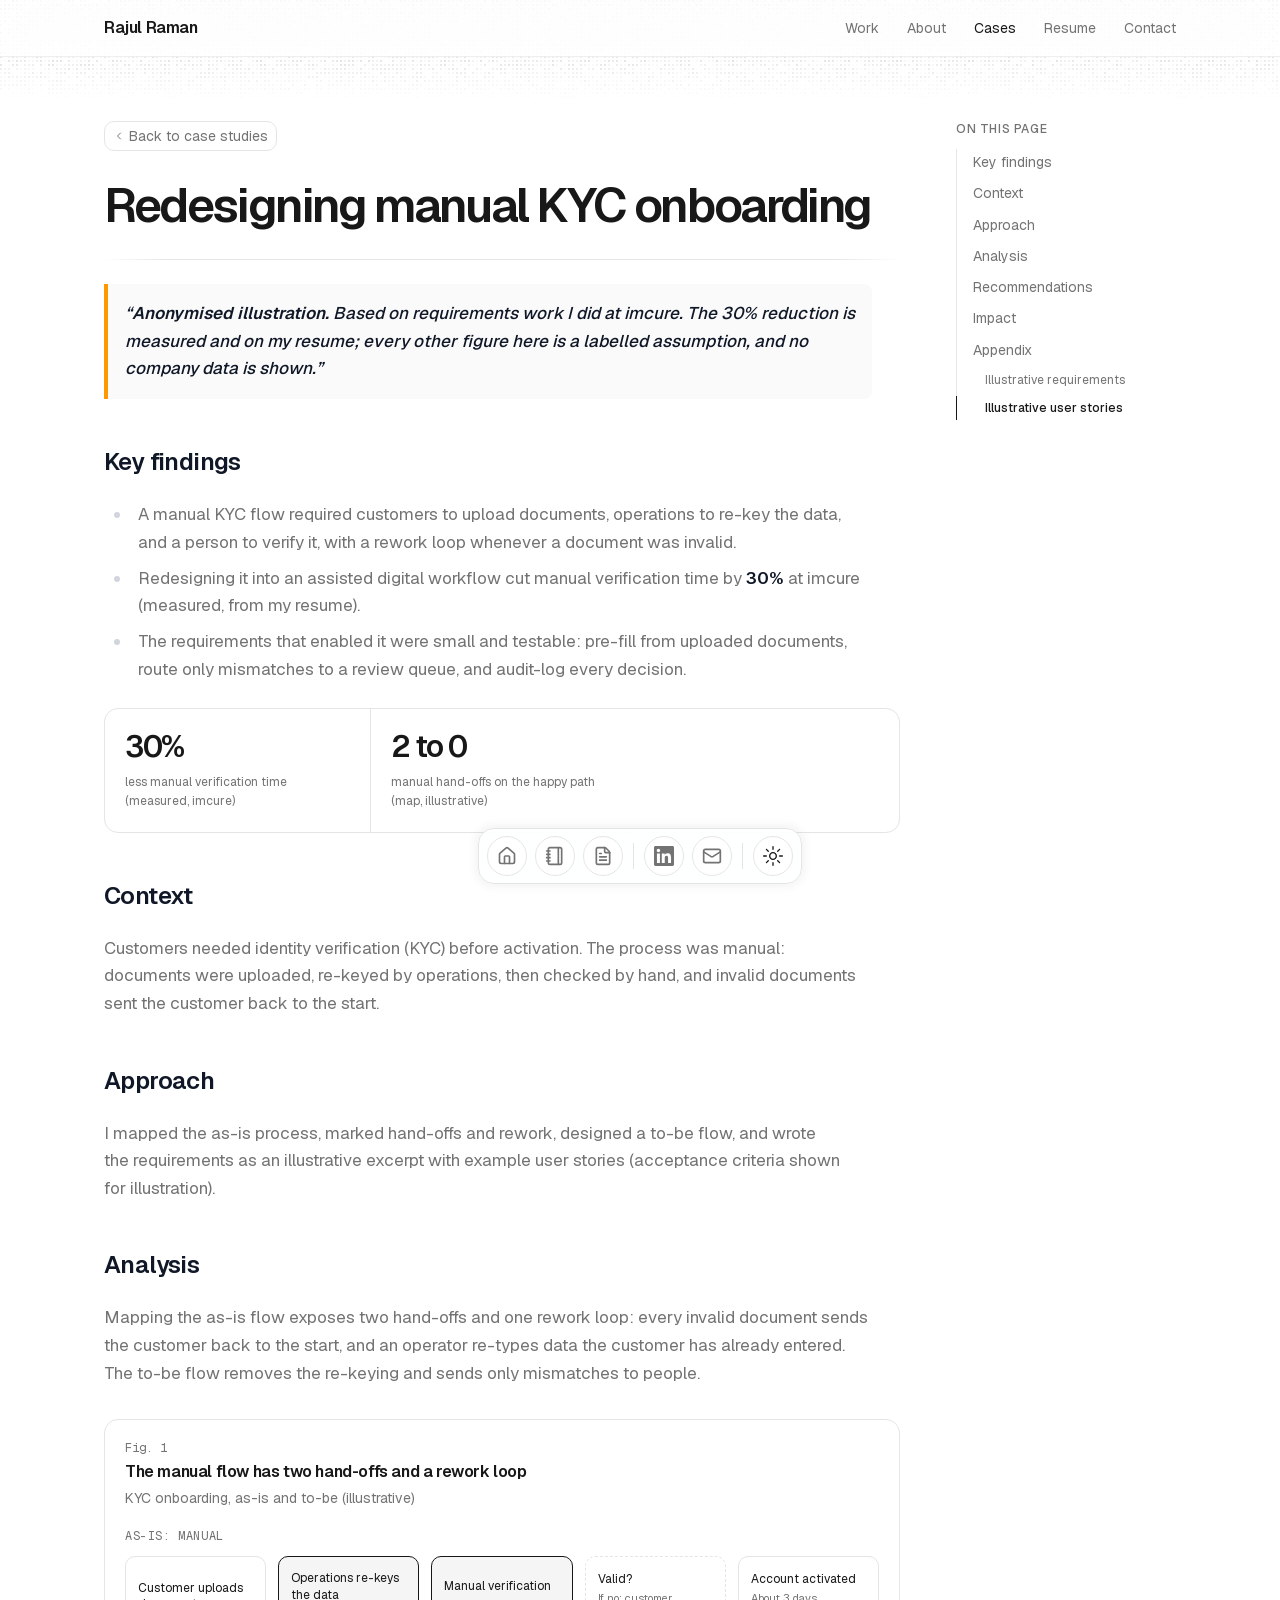
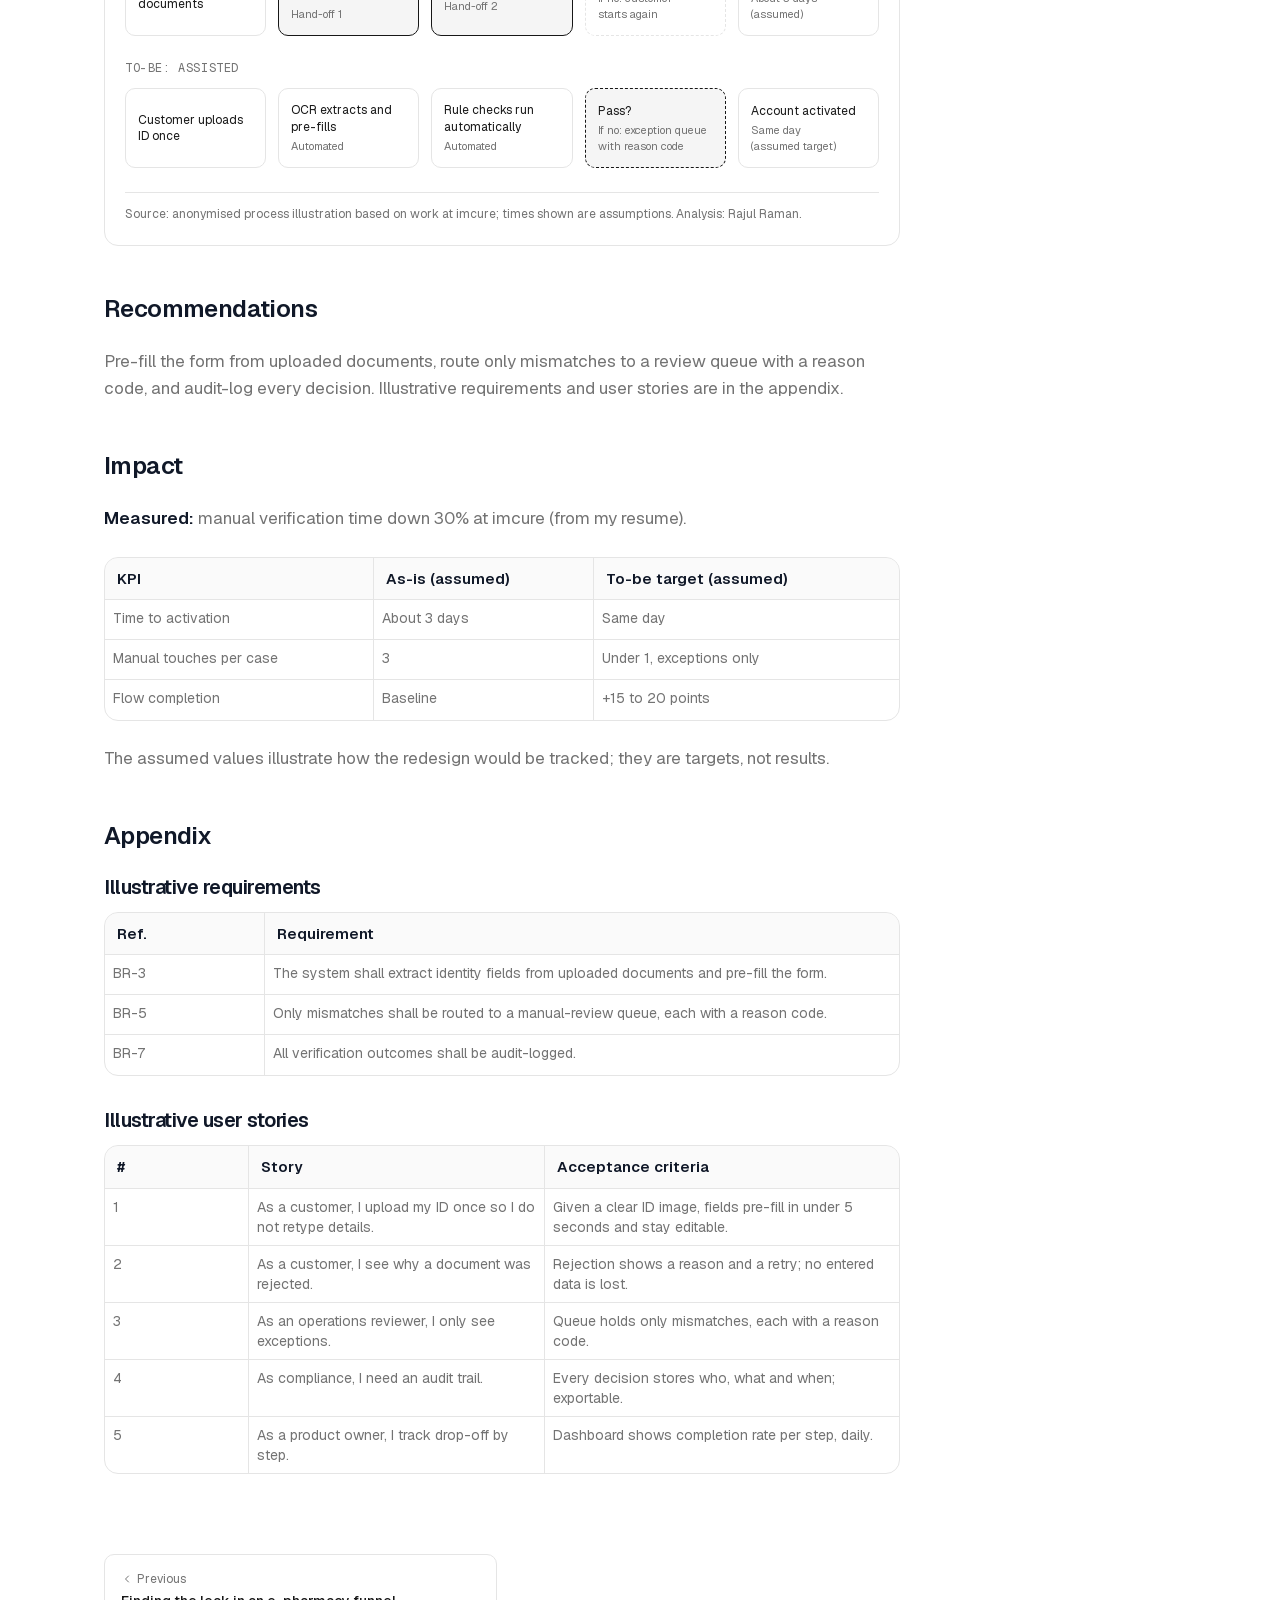
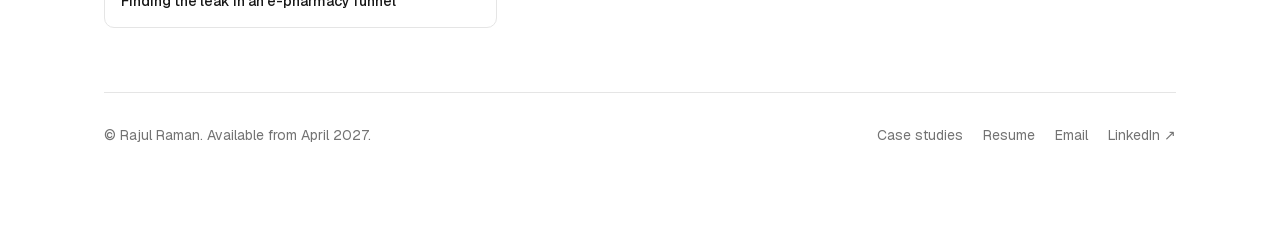
<file: cases/kyc-onboarding-redesign/index.html>
<!DOCTYPE html><!--TSQME3hX2ARV71_AaxdUw--><html lang="en"><head><meta charSet="utf-8"/><link rel="preconnect" href="/" crossorigin=""/><meta name="viewport" content="width=device-width, initial-scale=1"/><link rel="stylesheet" href="/_next/static/chunks/78f059e5b8eac05f.css" data-precedence="next"/><meta name="next-size-adjust" content=""/><title>Redesigning manual KYC onboarding | Rajul Raman</title><meta name="description" content="An anonymised case study: a manual KYC flow with two hand-offs and a rework loop, redesigned into assisted digital onboarding. Manual verification time fell 30%."/><meta name="robots" content="index, follow"/><meta name="googlebot" content="index, follow, max-video-preview:-1, max-image-preview:large, max-snippet:-1"/><meta property="og:title" content="Redesigning manual KYC onboarding"/><meta property="og:description" content="An anonymised case study: a manual KYC flow with two hand-offs and a rework loop, redesigned into assisted digital onboarding. Manual verification time fell 30%."/><meta property="og:url" content="https://rajul1raman-hash.github.io/cases/kyc-onboarding-redesign/"/><meta property="og:image" content="https://rajul1raman-hash.github.io/og/kyc-onboarding-redesign.png"/><meta property="og:type" content="article"/><meta name="twitter:card" content="summary_large_image"/><meta name="twitter:title" content="Redesigning manual KYC onboarding"/><meta name="twitter:description" content="An anonymised case study: a manual KYC flow with two hand-offs and a rework loop, redesigned into assisted digital onboarding. Manual verification time fell 30%."/><meta name="twitter:image" content="https://rajul1raman-hash.github.io/og/kyc-onboarding-redesign.png"/><link rel="icon" href="/favicon.ico?favicon.9bfc4365.ico" sizes="64x64" type="image/x-icon"/></head><body class="min-h-screen bg-background font-sans antialiased relative geist_4fab3279-module__V3481a__variable geist_mono_6e759781-module__cMxXda__variable"><div hidden=""><!--$--><!--/$--></div><script>((a,b,c,d,e,f,g,h)=>{let i=document.documentElement,j=["light","dark"];function k(b){var c;(Array.isArray(a)?a:[a]).forEach(a=>{let c="class"===a,d=c&&f?e.map(a=>f[a]||a):e;c?(i.classList.remove(...d),i.classList.add(f&&f[b]?f[b]:b)):i.setAttribute(a,b)}),c=b,h&&j.includes(c)&&(i.style.colorScheme=c)}if(d)k(d);else try{let a=localStorage.getItem(b)||c,d=g&&"system"===a?window.matchMedia("(prefers-color-scheme: dark)").matches?"dark":"light":a;k(d)}catch(a){}})("class","theme","light",null,["light","dark"],null,true,true)</script><a href="#main" class="sr-only focus:not-sr-only focus:fixed focus:left-4 focus:top-4 focus:z-50 focus:rounded-md focus:bg-primary focus:px-3 focus:py-2 focus:text-primary-foreground">Skip to content</a><div class="absolute inset-0 top-0 left-0 right-0 h-[100px] overflow-hidden z-0"></div><header class="hidden lg:block sticky top-0 z-40 border-b border-border/60 bg-background/80 backdrop-blur-xl"><div class="mx-auto flex h-14 max-w-6xl items-center justify-between px-10"><a href="/" class="font-semibold tracking-tight">Rajul Raman</a><nav aria-label="Primary" class="flex items-center gap-7 text-sm"><a href="/#work" class="u-link transition-colors hover:text-foreground text-muted-foreground">Work</a><a href="/#about" class="u-link transition-colors hover:text-foreground text-muted-foreground">About</a><a href="/cases" aria-current="page" class="u-link transition-colors hover:text-foreground text-foreground [background-size:100%_1px]">Cases</a><a href="/resume" class="u-link transition-colors hover:text-foreground text-muted-foreground">Resume</a><a href="/#contact" class="u-link transition-colors hover:text-foreground text-muted-foreground">Contact</a></nav></div></header><div class="relative z-10 max-w-2xl lg:max-w-6xl mx-auto py-12 pb-24 sm:py-24 lg:pt-16 px-6 md:px-10"><main id="main"><section id="cases" class="lg:grid lg:grid-cols-[minmax(0,1fr)_220px] lg:gap-14"><script type="application/ld+json">{"@context":"https://schema.org","@type":"Article","headline":"Redesigning manual KYC onboarding","description":"An anonymised case study: a manual KYC flow with two hand-offs and a rework loop, redesigned into assisted digital onboarding. Manual verification time fell 30%.","image":"https://rajul1raman-hash.github.io/og/kyc-onboarding-redesign.png","url":"https://rajul1raman-hash.github.io/cases/kyc-onboarding-redesign","author":{"@type":"Person","name":"Rajul Raman"}}</script><script type="application/ld+json">{"@context":"https://schema.org","@type":"BreadcrumbList","itemListElement":[{"@type":"ListItem","position":1,"name":"Home","item":"https://rajul1raman-hash.github.io/"},{"@type":"ListItem","position":2,"name":"Case studies","item":"https://rajul1raman-hash.github.io/cases/"},{"@type":"ListItem","position":3,"name":"Redesigning manual KYC onboarding","item":"https://rajul1raman-hash.github.io/cases/kyc-onboarding-redesign/"}]}</script><div class="min-w-0"><div class="flex justify-start gap-4 items-center"><a class="text-sm text-muted-foreground hover:text-foreground transition-colors border border-border rounded-lg px-2 py-1 inline-flex items-center gap-1 mb-6 group" aria-label="Back to case studies" href="/cases/"><svg xmlns="http://www.w3.org/2000/svg" width="24" height="24" viewBox="0 0 24 24" fill="none" stroke="currentColor" stroke-width="2" stroke-linecap="round" stroke-linejoin="round" class="lucide lucide-chevron-left size-3 group-hover:-translate-x-px transition-transform" aria-hidden="true"><path d="m15 18-6-6 6-6"></path></svg>Back to case studies</a></div><div class="flex flex-col gap-4"><h1 class="title font-semibold text-3xl md:text-4xl lg:text-5xl tracking-tighter leading-tight lg:max-w-3xl">Redesigning manual KYC onboarding</h1></div><div class="my-6 flex w-full items-center"><div class="flex-1 h-px bg-border" style="mask-image:linear-gradient(90deg, transparent, black 8%, black 92%, transparent);-webkit-mask-image:linear-gradient(90deg, transparent, black 8%, black 92%, transparent)"></div></div><article class="prose max-w-full text-pretty font-sans leading-relaxed text-muted-foreground dark:prose-invert lg:text-[17px] lg:[&amp;&gt;p]:max-w-3xl lg:[&amp;&gt;ul]:max-w-3xl lg:[&amp;&gt;ol]:max-w-3xl lg:[&amp;&gt;h2]:max-w-3xl lg:[&amp;&gt;h3]:max-w-3xl lg:[&amp;&gt;blockquote]:max-w-3xl lg:[&amp;&gt;pre]:max-w-4xl"><blockquote>
<p><strong>Anonymised illustration.</strong> Based on requirements work I did at imcure. The 30% reduction is measured and on my resume; every other figure here is a labelled assumption, and no company data is shown.</p>
</blockquote>
<h2 id="key-findings" class="scroll-mt-24">Key findings</h2>
<ul>
<li>A manual KYC flow required customers to upload documents, operations to re-key the data, and a person to verify it, with a rework loop whenever a document was invalid.</li>
<li>Redesigning it into an assisted digital workflow cut manual verification time by <strong>30%</strong> at imcure (measured, from my resume).</li>
<li>The requirements that enabled it were small and testable: pre-fill from uploaded documents, route only mismatches to a review queue, and audit-log every decision.</li>
</ul>
<div class="not-prose my-6 grid gap-0 overflow-hidden rounded-xl border border-border sm:grid-cols-3"><div class="p-5"><div class="text-3xl font-semibold tracking-tighter text-foreground">30%</div><div class="mt-2 text-xs leading-relaxed text-muted-foreground">less manual verification time (measured, imcure)</div></div><div class="p-5 border-t border-border sm:border-l sm:border-t-0"><div class="text-3xl font-semibold tracking-tighter text-foreground">2 to 0</div><div class="mt-2 text-xs leading-relaxed text-muted-foreground">manual hand-offs on the happy path (map, illustrative)</div></div></div>
<h2 id="context" class="scroll-mt-24">Context</h2>
<p>Customers needed identity verification (KYC) before activation. The process was manual: documents were uploaded, re-keyed by operations, then checked by hand, and invalid documents sent the customer back to the start.</p>
<h2 id="approach" class="scroll-mt-24">Approach</h2>
<p>I mapped the as-is process, marked hand-offs and rework, designed a to-be flow, and wrote the requirements as an illustrative excerpt with example user stories (acceptance criteria shown for illustration).</p>
<h2 id="analysis" class="scroll-mt-24">Analysis</h2>
<p>Mapping the as-is flow exposes two hand-offs and one rework loop: every invalid document sends the customer back to the start, and an operator re-types data the customer has already entered. The to-be flow removes the re-keying and sends only mismatches to people.</p>
<figure class="not-prose my-8 rounded-xl border border-border p-5"><figcaption class="mb-5 flex flex-col gap-1"><span class="font-mono text-xs tabular-nums text-muted-foreground">Fig. <!-- -->1</span><span class="text-base font-semibold tracking-tight text-foreground">The manual flow has two hand-offs and a rework loop</span><span class="text-sm text-muted-foreground">KYC onboarding, as-is and to-be (illustrative)</span></figcaption><div class="mb-6 last:mb-0"><div class="mb-3 font-mono text-xs uppercase tracking-wider text-muted-foreground">As-is: manual</div><ol class="m-0 grid list-none gap-3 p-0 sm:grid-cols-5"><li class="m-0 flex min-h-20 flex-col justify-center rounded-lg border p-3 text-xs leading-snug text-foreground border-border">Customer uploads documents</li><li class="m-0 flex min-h-20 flex-col justify-center rounded-lg border p-3 text-xs leading-snug text-foreground border-primary bg-muted">Operations re-keys the data<span class="mt-1 text-[11px] text-muted-foreground">Hand-off 1</span></li><li class="m-0 flex min-h-20 flex-col justify-center rounded-lg border p-3 text-xs leading-snug text-foreground border-primary bg-muted">Manual verification<span class="mt-1 text-[11px] text-muted-foreground">Hand-off 2</span></li><li class="m-0 flex min-h-20 flex-col justify-center rounded-lg border p-3 text-xs leading-snug text-foreground border-border border-dashed">Valid?<span class="mt-1 text-[11px] text-muted-foreground">If no: customer starts again</span></li><li class="m-0 flex min-h-20 flex-col justify-center rounded-lg border p-3 text-xs leading-snug text-foreground border-border">Account activated<span class="mt-1 text-[11px] text-muted-foreground">About 3 days (assumed)</span></li></ol></div><div class="mb-6 last:mb-0"><div class="mb-3 font-mono text-xs uppercase tracking-wider text-muted-foreground">To-be: assisted</div><ol class="m-0 grid list-none gap-3 p-0 sm:grid-cols-5"><li class="m-0 flex min-h-20 flex-col justify-center rounded-lg border p-3 text-xs leading-snug text-foreground border-border">Customer uploads ID once</li><li class="m-0 flex min-h-20 flex-col justify-center rounded-lg border p-3 text-xs leading-snug text-foreground border-border">OCR extracts and pre-fills<span class="mt-1 text-[11px] text-muted-foreground">Automated</span></li><li class="m-0 flex min-h-20 flex-col justify-center rounded-lg border p-3 text-xs leading-snug text-foreground border-border">Rule checks run automatically<span class="mt-1 text-[11px] text-muted-foreground">Automated</span></li><li class="m-0 flex min-h-20 flex-col justify-center rounded-lg border p-3 text-xs leading-snug text-foreground border-primary bg-muted border-dashed">Pass?<span class="mt-1 text-[11px] text-muted-foreground">If no: exception queue with reason code</span></li><li class="m-0 flex min-h-20 flex-col justify-center rounded-lg border p-3 text-xs leading-snug text-foreground border-border">Account activated<span class="mt-1 text-[11px] text-muted-foreground">Same day (assumed target)</span></li></ol></div><p class="mt-5 border-t border-border pt-3 text-xs leading-relaxed text-muted-foreground">Source: anonymised process illustration based on work at imcure; times shown are assumptions. Analysis: Rajul Raman.</p></figure>
<h2 id="recommendations" class="scroll-mt-24">Recommendations</h2>
<p>Pre-fill the form from uploaded documents, route only mismatches to a review queue with a reason code, and audit-log every decision. Illustrative requirements and user stories are in the appendix.</p>
<h2 id="impact" class="scroll-mt-24">Impact</h2>
<p><strong>Measured:</strong> manual verification time down 30% at imcure (from my resume).</p>
<div class="my-6 border border-border rounded-xl overflow-hidden"><div class="w-full overflow-x-auto"><table class="m-0! w-full min-w-full border-separate border-spacing-0 [&amp;_td]:whitespace-normal [&amp;_td]:align-top [&amp;_td]:min-w-36 [&amp;_td]:py-3"><thead><tr><th>KPI</th><th>As-is (assumed)</th><th>To-be target (assumed)</th></tr></thead><tbody><tr><td>Time to activation</td><td>About 3 days</td><td>Same day</td></tr><tr><td>Manual touches per case</td><td>3</td><td>Under 1, exceptions only</td></tr><tr><td>Flow completion</td><td>Baseline</td><td>+15 to 20 points</td></tr></tbody></table></div></div>
<p>The assumed values illustrate how the redesign would be tracked; they are targets, not results.</p>
<h2 id="appendix" class="scroll-mt-24">Appendix</h2>
<h3 id="illustrative-requirements" class="scroll-mt-24">Illustrative requirements</h3>
<div class="my-6 border border-border rounded-xl overflow-hidden"><div class="w-full overflow-x-auto"><table class="m-0! w-full min-w-full border-separate border-spacing-0 [&amp;_td]:whitespace-normal [&amp;_td]:align-top [&amp;_td]:min-w-36 [&amp;_td]:py-3"><thead><tr><th>Ref.</th><th>Requirement</th></tr></thead><tbody><tr><td>BR-3</td><td>The system shall extract identity fields from uploaded documents and pre-fill the form.</td></tr><tr><td>BR-5</td><td>Only mismatches shall be routed to a manual-review queue, each with a reason code.</td></tr><tr><td>BR-7</td><td>All verification outcomes shall be audit-logged.</td></tr></tbody></table></div></div>
<h3 id="illustrative-user-stories" class="scroll-mt-24">Illustrative user stories</h3>
<div class="my-6 border border-border rounded-xl overflow-hidden"><div class="w-full overflow-x-auto"><table class="m-0! w-full min-w-full border-separate border-spacing-0 [&amp;_td]:whitespace-normal [&amp;_td]:align-top [&amp;_td]:min-w-36 [&amp;_td]:py-3"><thead><tr><th>#</th><th>Story</th><th>Acceptance criteria</th></tr></thead><tbody><tr><td>1</td><td>As a customer, I upload my ID once so I do not retype details.</td><td>Given a clear ID image, fields pre-fill in under 5 seconds and stay editable.</td></tr><tr><td>2</td><td>As a customer, I see why a document was rejected.</td><td>Rejection shows a reason and a retry; no entered data is lost.</td></tr><tr><td>3</td><td>As an operations reviewer, I only see exceptions.</td><td>Queue holds only mismatches, each with a reason code.</td></tr><tr><td>4</td><td>As compliance, I need an audit trail.</td><td>Every decision stores who, what and when; exportable.</td></tr><tr><td>5</td><td>As a product owner, I track drop-off by step.</td><td>Dashboard shows completion rate per step, daily.</td></tr></tbody></table></div></div></article><nav class="mt-12 pt-8 max-w-2xl lg:max-w-3xl"><div class="flex flex-col sm:flex-row justify-between gap-4"><a class="group flex-1 flex flex-col gap-1 p-4 rounded-lg border border-border hover:bg-accent/50 transition-colors" href="/cases/ecommerce-funnel-analysis/"><span class="flex items-center gap-1 text-xs text-muted-foreground"><svg xmlns="http://www.w3.org/2000/svg" width="24" height="24" viewBox="0 0 24 24" fill="none" stroke="currentColor" stroke-width="2" stroke-linecap="round" stroke-linejoin="round" class="lucide lucide-chevron-left size-3" aria-hidden="true"><path d="m15 18-6-6 6-6"></path></svg>Previous</span><span class="text-sm font-medium group-hover:text-foreground transition-colors whitespace-normal wrap-break-word">Finding the leak in an e-pharmacy funnel</span></a><div class="hidden sm:block flex-1"></div></div></nav></div><aside class="hidden lg:block"><div class="sticky top-24"><nav aria-label="On this page" class="text-sm"><p class="mb-3 text-xs font-medium uppercase tracking-wider text-muted-foreground">On this page</p><ul class="flex flex-col gap-1 border-l border-border"><li><a href="#key-findings" class="-ml-px block border-l py-1 leading-snug transition-colors pl-4 border-foreground font-medium text-foreground">Key findings</a></li><li><a href="#context" class="-ml-px block border-l py-1 leading-snug transition-colors pl-4 border-transparent text-muted-foreground hover:text-foreground">Context</a></li><li><a href="#approach" class="-ml-px block border-l py-1 leading-snug transition-colors pl-4 border-transparent text-muted-foreground hover:text-foreground">Approach</a></li><li><a href="#analysis" class="-ml-px block border-l py-1 leading-snug transition-colors pl-4 border-transparent text-muted-foreground hover:text-foreground">Analysis</a></li><li><a href="#recommendations" class="-ml-px block border-l py-1 leading-snug transition-colors pl-4 border-transparent text-muted-foreground hover:text-foreground">Recommendations</a></li><li><a href="#impact" class="-ml-px block border-l py-1 leading-snug transition-colors pl-4 border-transparent text-muted-foreground hover:text-foreground">Impact</a></li><li><a href="#appendix" class="-ml-px block border-l py-1 leading-snug transition-colors pl-4 border-transparent text-muted-foreground hover:text-foreground">Appendix</a></li><li><a href="#illustrative-requirements" class="-ml-px block border-l py-1 transition-colors pl-7 text-xs border-transparent text-muted-foreground hover:text-foreground">Illustrative requirements</a></li><li><a href="#illustrative-user-stories" class="-ml-px block border-l py-1 transition-colors pl-7 text-xs border-transparent text-muted-foreground hover:text-foreground">Illustrative user stories</a></li></ul></nav></div></aside></section><!--$--><!--/$--></main><footer class="mx-auto mt-16 flex max-w-2xl flex-col gap-2 border-t pt-8 text-sm text-muted-foreground lg:max-w-none lg:flex-row lg:items-center lg:justify-between"><p>© <!-- -->Rajul Raman<!-- -->. Available from April 2027.</p><nav aria-label="Footer" class="flex flex-wrap gap-x-5 gap-y-1"><a class="u-link hover:text-foreground" href="/cases">Case studies</a><a class="u-link hover:text-foreground" href="/resume">Resume</a><a class="u-link hover:text-foreground" href="mailto:rajul1raman@gmail.com">Email</a><a class="u-link hover:text-foreground" href="https://www.linkedin.com/in/rajul-raman-803521123" target="_blank" rel="noopener noreferrer">LinkedIn ↗</a></nav></footer></div><div class="pointer-events-none fixed inset-x-0 bottom-4 z-30"><nav aria-label="Quick navigation" class="dock pointer-events-auto relative mx-auto flex h-14 w-fit items-center gap-2 rounded-2xl border bg-card/90 p-2 shadow-[0_0_10px_3px] shadow-primary/5 backdrop-blur-3xl"><a href="/" aria-label="Home" class="group/dk dock-item relative flex size-10 items-center justify-center rounded-3xl border border-border bg-background text-muted-foreground transition-[transform,color,background-color] duration-200 ease-out hover:bg-muted hover:text-foreground focus-visible:text-foreground"><svg xmlns="http://www.w3.org/2000/svg" width="24" height="24" viewBox="0 0 24 24" fill="none" stroke="currentColor" stroke-width="2" stroke-linecap="round" stroke-linejoin="round" class="lucide lucide-house size-5" aria-hidden="true"><path d="M15 21v-8a1 1 0 0 0-1-1h-4a1 1 0 0 0-1 1v8"></path><path d="M3 10a2 2 0 0 1 .709-1.528l7-6a2 2 0 0 1 2.582 0l7 6A2 2 0 0 1 21 10v9a2 2 0 0 1-2 2H5a2 2 0 0 1-2-2z"></path></svg><span aria-hidden="true" class="pointer-events-none absolute -top-11 left-1/2 -translate-x-1/2 translate-y-1 whitespace-nowrap rounded-xl bg-primary px-4 py-2 text-sm text-primary-foreground opacity-0 shadow-[0_10px_40px_-10px_rgba(0,0,0,0.3)] transition-all duration-150 group-hover/dk:translate-y-0 group-hover/dk:opacity-100 group-focus-visible/dk:translate-y-0 group-focus-visible/dk:opacity-100">Home</span></a><a href="/cases" aria-label="Case studies" class="group/dk dock-item relative flex size-10 items-center justify-center rounded-3xl border border-border bg-background text-muted-foreground transition-[transform,color,background-color] duration-200 ease-out hover:bg-muted hover:text-foreground focus-visible:text-foreground"><svg xmlns="http://www.w3.org/2000/svg" width="24" height="24" viewBox="0 0 24 24" fill="none" stroke="currentColor" stroke-width="2" stroke-linecap="round" stroke-linejoin="round" class="lucide lucide-notebook size-5" aria-hidden="true"><path d="M2 6h4"></path><path d="M2 10h4"></path><path d="M2 14h4"></path><path d="M2 18h4"></path><rect width="16" height="20" x="4" y="2" rx="2"></rect><path d="M16 2v20"></path></svg><span aria-hidden="true" class="pointer-events-none absolute -top-11 left-1/2 -translate-x-1/2 translate-y-1 whitespace-nowrap rounded-xl bg-primary px-4 py-2 text-sm text-primary-foreground opacity-0 shadow-[0_10px_40px_-10px_rgba(0,0,0,0.3)] transition-all duration-150 group-hover/dk:translate-y-0 group-hover/dk:opacity-100 group-focus-visible/dk:translate-y-0 group-focus-visible/dk:opacity-100">Case studies</span></a><a href="/resume" aria-label="Resume" class="group/dk dock-item relative flex size-10 items-center justify-center rounded-3xl border border-border bg-background text-muted-foreground transition-[transform,color,background-color] duration-200 ease-out hover:bg-muted hover:text-foreground focus-visible:text-foreground"><svg xmlns="http://www.w3.org/2000/svg" width="24" height="24" viewBox="0 0 24 24" fill="none" stroke="currentColor" stroke-width="2" stroke-linecap="round" stroke-linejoin="round" class="lucide lucide-file-text size-5" aria-hidden="true"><path d="M6 22a2 2 0 0 1-2-2V4a2 2 0 0 1 2-2h8a2.4 2.4 0 0 1 1.704.706l3.588 3.588A2.4 2.4 0 0 1 20 8v12a2 2 0 0 1-2 2z"></path><path d="M14 2v5a1 1 0 0 0 1 1h5"></path><path d="M10 9H8"></path><path d="M16 13H8"></path><path d="M16 17H8"></path></svg><span aria-hidden="true" class="pointer-events-none absolute -top-11 left-1/2 -translate-x-1/2 translate-y-1 whitespace-nowrap rounded-xl bg-primary px-4 py-2 text-sm text-primary-foreground opacity-0 shadow-[0_10px_40px_-10px_rgba(0,0,0,0.3)] transition-all duration-150 group-hover/dk:translate-y-0 group-hover/dk:opacity-100 group-focus-visible/dk:translate-y-0 group-focus-visible/dk:opacity-100">Resume</span></a><span aria-hidden="true" class="mx-0.5 h-2/3 w-px bg-border"></span><a href="https://www.linkedin.com/in/rajul-raman-803521123" aria-label="LinkedIn" target="_blank" rel="noopener noreferrer" class="group/dk dock-item relative flex size-10 items-center justify-center rounded-3xl border border-border bg-background text-muted-foreground transition-[transform,color,background-color] duration-200 ease-out hover:bg-muted hover:text-foreground focus-visible:text-foreground"><svg viewBox="0 0 24 24" xmlns="http://www.w3.org/2000/svg" class="size-5" aria-hidden="true"><title>LinkedIn</title><path fill="currentColor" d="M20.447 20.452h-3.554v-5.569c0-1.328-.027-3.037-1.852-3.037-1.853 0-2.136 1.445-2.136 2.939v5.667H9.351V9h3.414v1.561h.046c.477-.9 1.637-1.85 3.37-1.85 3.601 0 4.267 2.37 4.267 5.455v6.286zM5.337 7.433c-1.144 0-2.063-.926-2.063-2.065 0-1.138.92-2.063 2.063-2.063 1.14 0 2.064.925 2.064 2.063 0 1.139-.925 2.065-2.064 2.065zm1.782 13.019H3.555V9h3.564v11.452zM22.225 0H1.771C.792 0 0 .774 0 1.729v20.542C0 23.227.792 24 1.771 24h20.451C23.2 24 24 23.227 24 22.271V1.729C24 .774 23.2 0 22.222 0h.003z"></path></svg><span aria-hidden="true" class="pointer-events-none absolute -top-11 left-1/2 -translate-x-1/2 translate-y-1 whitespace-nowrap rounded-xl bg-primary px-4 py-2 text-sm text-primary-foreground opacity-0 shadow-[0_10px_40px_-10px_rgba(0,0,0,0.3)] transition-all duration-150 group-hover/dk:translate-y-0 group-hover/dk:opacity-100 group-focus-visible/dk:translate-y-0 group-focus-visible/dk:opacity-100">LinkedIn</span></a><a href="mailto:rajul1raman@gmail.com" aria-label="email" class="group/dk dock-item relative flex size-10 items-center justify-center rounded-3xl border border-border bg-background text-muted-foreground transition-[transform,color,background-color] duration-200 ease-out hover:bg-muted hover:text-foreground focus-visible:text-foreground"><svg xmlns="http://www.w3.org/2000/svg" width="24" height="24" viewBox="0 0 24 24" fill="none" stroke="currentColor" stroke-width="2" stroke-linecap="round" stroke-linejoin="round" class="lucide lucide-mail size-5" aria-hidden="true"><path d="m22 7-8.991 5.727a2 2 0 0 1-2.009 0L2 7"></path><rect x="2" y="4" width="20" height="16" rx="2"></rect></svg><span aria-hidden="true" class="pointer-events-none absolute -top-11 left-1/2 -translate-x-1/2 translate-y-1 whitespace-nowrap rounded-xl bg-primary px-4 py-2 text-sm text-primary-foreground opacity-0 shadow-[0_10px_40px_-10px_rgba(0,0,0,0.3)] transition-all duration-150 group-hover/dk:translate-y-0 group-hover/dk:opacity-100 group-focus-visible/dk:translate-y-0 group-focus-visible/dk:opacity-100">email</span></a><span aria-hidden="true" class="mx-0.5 h-2/3 w-px bg-border"></span><div class="group/dk dock-item relative flex size-10 items-center justify-center rounded-3xl border border-border bg-background text-muted-foreground transition-[transform,color,background-color] duration-200 ease-out hover:bg-muted hover:text-foreground focus-visible:text-foreground"><button class="inline-flex items-center justify-center whitespace-nowrap text-sm font-medium transition-colors focus-visible:outline-none focus-visible:ring-1 focus-visible:ring-ring disabled:pointer-events-none disabled:opacity-50 text-primary underline-offset-4 hover:underline rounded-full size-full cursor-pointer" type="button" aria-label="Toggle light / dark theme"><svg width="15" height="15" viewBox="0 0 15 15" fill="none" xmlns="http://www.w3.org/2000/svg" class="size-5"><path d="M7.5 0C7.77614 0 8 0.223858 8 0.5V2.5C8 2.77614 7.77614 3 7.5 3C7.22386 3 7 2.77614 7 2.5V0.5C7 0.223858 7.22386 0 7.5 0ZM2.1967 2.1967C2.39196 2.00144 2.70854 2.00144 2.90381 2.1967L4.31802 3.61091C4.51328 3.80617 4.51328 4.12276 4.31802 4.31802C4.12276 4.51328 3.80617 4.51328 3.61091 4.31802L2.1967 2.90381C2.00144 2.70854 2.00144 2.39196 2.1967 2.1967ZM0.5 7C0.223858 7 0 7.22386 0 7.5C0 7.77614 0.223858 8 0.5 8H2.5C2.77614 8 3 7.77614 3 7.5C3 7.22386 2.77614 7 2.5 7H0.5ZM2.1967 12.8033C2.00144 12.608 2.00144 12.2915 2.1967 12.0962L3.61091 10.682C3.80617 10.4867 4.12276 10.4867 4.31802 10.682C4.51328 10.8772 4.51328 11.1938 4.31802 11.3891L2.90381 12.8033C2.70854 12.9986 2.39196 12.9986 2.1967 12.8033ZM12.5 7C12.2239 7 12 7.22386 12 7.5C12 7.77614 12.2239 8 12.5 8H14.5C14.7761 8 15 7.77614 15 7.5C15 7.22386 14.7761 7 14.5 7H12.5ZM10.682 4.31802C10.4867 4.12276 10.4867 3.80617 10.682 3.61091L12.0962 2.1967C12.2915 2.00144 12.608 2.00144 12.8033 2.1967C12.9986 2.39196 12.9986 2.70854 12.8033 2.90381L11.3891 4.31802C11.1938 4.51328 10.8772 4.51328 10.682 4.31802ZM8 12.5C8 12.2239 7.77614 12 7.5 12C7.22386 12 7 12.2239 7 12.5V14.5C7 14.7761 7.22386 15 7.5 15C7.77614 15 8 14.7761 8 14.5V12.5ZM10.682 10.682C10.8772 10.4867 11.1938 10.4867 11.3891 10.682L12.8033 12.0962C12.9986 12.2915 12.9986 12.608 12.8033 12.8033C12.608 12.9986 12.2915 12.9986 12.0962 12.8033L10.682 11.3891C10.4867 11.1938 10.4867 10.8772 10.682 10.682ZM5.5 7.5C5.5 6.39543 6.39543 5.5 7.5 5.5C8.60457 5.5 9.5 6.39543 9.5 7.5C9.5 8.60457 8.60457 9.5 7.5 9.5C6.39543 9.5 5.5 8.60457 5.5 7.5ZM7.5 4.5C5.84315 4.5 4.5 5.84315 4.5 7.5C4.5 9.15685 5.84315 10.5 7.5 10.5C9.15685 10.5 10.5 9.15685 10.5 7.5C10.5 5.84315 9.15685 4.5 7.5 4.5Z" fill="currentColor" fill-rule="evenodd" clip-rule="evenodd"></path></svg><svg width="15" height="15" viewBox="0 0 15 15" fill="none" xmlns="http://www.w3.org/2000/svg" class="hidden size-5"><path d="M2.89998 0.499976C2.89998 0.279062 2.72089 0.0999756 2.49998 0.0999756C2.27906 0.0999756 2.09998 0.279062 2.09998 0.499976V1.09998H1.49998C1.27906 1.09998 1.09998 1.27906 1.09998 1.49998C1.09998 1.72089 1.27906 1.89998 1.49998 1.89998H2.09998V2.49998C2.09998 2.72089 2.27906 2.89998 2.49998 2.89998C2.72089 2.89998 2.89998 2.72089 2.89998 2.49998V1.89998H3.49998C3.72089 1.89998 3.89998 1.72089 3.89998 1.49998C3.89998 1.27906 3.72089 1.09998 3.49998 1.09998H2.89998V0.499976ZM5.89998 3.49998C5.89998 3.27906 5.72089 3.09998 5.49998 3.09998C5.27906 3.09998 5.09998 3.27906 5.09998 3.49998V4.09998H4.49998C4.27906 4.09998 4.09998 4.27906 4.09998 4.49998C4.09998 4.72089 4.27906 4.89998 4.49998 4.89998H5.09998V5.49998C5.09998 5.72089 5.27906 5.89998 5.49998 5.89998C5.72089 5.89998 5.89998 5.72089 5.89998 5.49998V4.89998H6.49998C6.72089 4.89998 6.89998 4.72089 6.89998 4.49998C6.89998 4.27906 6.72089 4.09998 6.49998 4.09998H5.89998V3.49998ZM1.89998 6.49998C1.89998 6.27906 1.72089 6.09998 1.49998 6.09998C1.27906 6.09998 1.09998 6.27906 1.09998 6.49998V7.09998H0.499976C0.279062 7.09998 0.0999756 7.27906 0.0999756 7.49998C0.0999756 7.72089 0.279062 7.89998 0.499976 7.89998H1.09998V8.49998C1.09998 8.72089 1.27906 8.89997 1.49998 8.89997C1.72089 8.89997 1.89998 8.72089 1.89998 8.49998V7.89998H2.49998C2.72089 7.89998 2.89998 7.72089 2.89998 7.49998C2.89998 7.27906 2.72089 7.09998 2.49998 7.09998H1.89998V6.49998ZM8.54406 0.98184L8.24618 0.941586C8.03275 0.917676 7.90692 1.1655 8.02936 1.34194C8.17013 1.54479 8.29981 1.75592 8.41754 1.97445C8.91878 2.90485 9.20322 3.96932 9.20322 5.10022C9.20322 8.37201 6.82247 11.0878 3.69887 11.6097C3.45736 11.65 3.20988 11.6772 2.96008 11.6906C2.74563 11.702 2.62729 11.9535 2.77721 12.1072C2.84551 12.1773 2.91535 12.2458 2.98667 12.3128L3.05883 12.3795L3.31883 12.6045L3.50684 12.7532L3.62796 12.8433L3.81491 12.9742L3.99079 13.089C4.11175 13.1651 4.23536 13.2375 4.36157 13.3059L4.62496 13.4412L4.88553 13.5607L5.18837 13.6828L5.43169 13.7686C5.56564 13.8128 5.70149 13.8529 5.83857 13.8885C5.94262 13.9155 6.04767 13.9401 6.15405 13.9622C6.27993 13.9883 6.40713 14.0109 6.53544 14.0298L6.85241 14.0685L7.11934 14.0892C7.24637 14.0965 7.37436 14.1002 7.50322 14.1002C11.1483 14.1002 14.1032 11.1453 14.1032 7.50023C14.1032 7.25044 14.0893 7.00389 14.0623 6.76131L14.0255 6.48407C13.991 6.26083 13.9453 6.04129 13.8891 5.82642C13.8213 5.56709 13.7382 5.31398 13.6409 5.06881L13.5279 4.80132L13.4507 4.63542L13.3766 4.48666C13.2178 4.17773 13.0353 3.88295 12.8312 3.60423L12.6782 3.40352L12.4793 3.16432L12.3157 2.98361L12.1961 2.85951L12.0355 2.70246L11.8134 2.50184L11.4925 2.24191L11.2483 2.06498L10.9562 1.87446L10.6346 1.68894L10.3073 1.52378L10.1938 1.47176L9.95488 1.3706L9.67791 1.2669L9.42566 1.1846L9.10075 1.09489L8.83599 1.03486L8.54406 0.98184ZM10.4032 5.30023C10.4032 4.27588 10.2002 3.29829 9.83244 2.40604C11.7623 3.28995 13.1032 5.23862 13.1032 7.50023C13.1032 10.593 10.596 13.1002 7.50322 13.1002C6.63646 13.1002 5.81597 12.9036 5.08355 12.5522C6.5419 12.0941 7.81081 11.2082 8.74322 10.0416C8.87963 10.2284 9.10028 10.3497 9.34928 10.3497C9.76349 10.3497 10.0993 10.0139 10.0993 9.59971C10.0993 9.24256 9.84965 8.94373 9.51535 8.86816C9.57741 8.75165 9.63653 8.63334 9.6926 8.51332C9.88358 8.63163 10.1088 8.69993 10.35 8.69993C11.0403 8.69993 11.6 8.14028 11.6 7.44993C11.6 6.75976 11.0406 6.20024 10.3505 6.19993C10.3853 5.90487 10.4032 5.60464 10.4032 5.30023Z" fill="currentColor" fill-rule="evenodd" clip-rule="evenodd"></path></svg></button><span aria-hidden="true" class="pointer-events-none absolute -top-11 left-1/2 -translate-x-1/2 translate-y-1 whitespace-nowrap rounded-xl bg-primary px-4 py-2 text-sm text-primary-foreground opacity-0 shadow-[0_10px_40px_-10px_rgba(0,0,0,0.3)] transition-all duration-150 group-hover/dk:translate-y-0 group-hover/dk:opacity-100 group-focus-visible/dk:translate-y-0 group-focus-visible/dk:opacity-100">Theme</span></div></nav></div><script>(self.__next_f=self.__next_f||[]).push([0])</script><script>self.__next_f.push([1,"1:\"$Sreact.fragment\"\n2:I[27423,[\"/_next/static/chunks/e1c789dbdad6ab4c.js\",\"/_next/static/chunks/22a5b72e2bab14f7.js\",\"/_next/static/chunks/86411c8ace3543c4.js\"],\"ThemeProvider\"]\n3:I[31282,[\"/_next/static/chunks/e1c789dbdad6ab4c.js\",\"/_next/static/chunks/22a5b72e2bab14f7.js\",\"/_next/static/chunks/86411c8ace3543c4.js\"],\"default\"]\n4:I[88951,[\"/_next/static/chunks/e1c789dbdad6ab4c.js\",\"/_next/static/chunks/22a5b72e2bab14f7.js\",\"/_next/static/chunks/86411c8ace3543c4.js\"],\"default\"]\n5:I[39756,[\"/_next/static/chunks/ff1a16fafef87110.js\",\"/_next/static/chunks/6153d1a363729c2c.js\"],\"default\"]\n6:I[37457,[\"/_next/static/chunks/ff1a16fafef87110.js\",\"/_next/static/chunks/6153d1a363729c2c.js\"],\"default\"]\n7:I[22016,[\"/_next/static/chunks/e1c789dbdad6ab4c.js\",\"/_next/static/chunks/22a5b72e2bab14f7.js\",\"/_next/static/chunks/86411c8ace3543c4.js\",\"/_next/static/chunks/94f32e2f72d1ed5b.js\"],\"\"]\n11:I[68027,[],\"default\"]\n:HL[\"/_next/static/chunks/78f059e5b8eac05f.css\",\"style\"]\n:HC[\"/\",\"\"]\n"])</script><script>self.__next_f.push([1,"0:{\"P\":null,\"b\":\"TSQME3hX2ARV71_AaxdUw\",\"c\":[\"\",\"cases\",\"kyc-onboarding-redesign\",\"\"],\"q\":\"\",\"i\":false,\"f\":[[[\"\",{\"children\":[\"cases\",{\"children\":[[\"slug\",\"kyc-onboarding-redesign\",\"d\"],{\"children\":[\"__PAGE__\",{}]}]}]},\"$undefined\",\"$undefined\",true],[[\"$\",\"$1\",\"c\",{\"children\":[[[\"$\",\"link\",\"0\",{\"rel\":\"stylesheet\",\"href\":\"/_next/static/chunks/78f059e5b8eac05f.css\",\"precedence\":\"next\",\"crossOrigin\":\"$undefined\",\"nonce\":\"$undefined\"}],[\"$\",\"script\",\"script-0\",{\"src\":\"/_next/static/chunks/e1c789dbdad6ab4c.js\",\"async\":true,\"nonce\":\"$undefined\"}],[\"$\",\"script\",\"script-1\",{\"src\":\"/_next/static/chunks/22a5b72e2bab14f7.js\",\"async\":true,\"nonce\":\"$undefined\"}],[\"$\",\"script\",\"script-2\",{\"src\":\"/_next/static/chunks/86411c8ace3543c4.js\",\"async\":true,\"nonce\":\"$undefined\"}]],[\"$\",\"html\",null,{\"lang\":\"en\",\"suppressHydrationWarning\":true,\"children\":[\"$\",\"body\",null,{\"className\":\"min-h-screen bg-background font-sans antialiased relative geist_4fab3279-module__V3481a__variable geist_mono_6e759781-module__cMxXda__variable\",\"children\":[\"$\",\"$L2\",null,{\"attribute\":\"class\",\"defaultTheme\":\"light\",\"children\":[[\"$\",\"a\",null,{\"href\":\"#main\",\"className\":\"sr-only focus:not-sr-only focus:fixed focus:left-4 focus:top-4 focus:z-50 focus:rounded-md focus:bg-primary focus:px-3 focus:py-2 focus:text-primary-foreground\",\"children\":\"Skip to content\"}],[\"$\",\"div\",null,{\"className\":\"absolute inset-0 top-0 left-0 right-0 h-[100px] overflow-hidden z-0\",\"children\":[\"$\",\"$L3\",null,{\"className\":\"h-full w-full\",\"squareSize\":2,\"gridGap\":2,\"style\":{\"maskImage\":\"linear-gradient(to bottom, black, transparent)\",\"WebkitMaskImage\":\"linear-gradient(to bottom, black, transparent)\"}}]}],[\"$\",\"$L4\",null,{}],[\"$\",\"div\",null,{\"className\":\"relative z-10 max-w-2xl lg:max-w-6xl mx-auto py-12 pb-24 sm:py-24 lg:pt-16 px-6 md:px-10\",\"children\":[[\"$\",\"main\",null,{\"id\":\"main\",\"children\":[\"$\",\"$L5\",null,{\"parallelRouterKey\":\"children\",\"error\":\"$undefined\",\"errorStyles\":\"$undefined\",\"errorScripts\":\"$undefined\",\"template\":[\"$\",\"$L6\",null,{}],\"templateStyles\":\"$undefined\",\"templateScripts\":\"$undefined\",\"notFound\":[[\"$\",\"div\",null,{\"className\":\"min-h-[calc(100vh-12rem)] flex flex-col\",\"children\":[\"$\",\"div\",null,{\"className\":\"flex-1 flex items-center justify-center p-8\",\"children\":[\"$\",\"div\",null,{\"className\":\"flex flex-col items-center text-center max-w-md relative\",\"children\":[[\"$\",\"h1\",null,{\"className\":\"text-[200px] font-semibold font-mono bg-linear-to-b from-primary/30 to-secondary/10 text-transparent bg-clip-text absolute -top-40 left-1/2 -translate-x-1/2 mask-[linear-gradient(to_bottom,black,black_20%,transparent_80%)] tracking-tighter uppercase [-webkit-text-stroke:3px_hsl(var(--primary)/0.6)]\",\"children\":\"404\"}],[\"$\",\"h2\",null,{\"className\":\"text-4xl tracking-tight font-semibold text-foreground mb-2\",\"children\":\"Page Not Found\"}],[\"$\",\"p\",null,{\"className\":\"text-muted-foreground mb-8 text-balance tracking-tight font-medium\",\"children\":\"The page you're looking for doesn't exist or may have been moved.\"}],[\"$\",\"div\",null,{\"className\":\"flex flex-col sm:flex-row gap-3\",\"children\":[\"$\",\"$L7\",null,{\"href\":\"/\",\"children\":[\"$\",\"button\",null,{\"className\":\"inline-flex items-center justify-center whitespace-nowrap rounded-md text-sm font-medium transition-colors focus-visible:outline-none focus-visible:ring-1 focus-visible:ring-ring disabled:pointer-events-none disabled:opacity-50 border border-input bg-background shadow-sm hover:bg-accent hover:text-accent-foreground h-9 px-4 py-2 gap-2 cursor-pointer\",\"ref\":\"$undefined\",\"children\":[[\"$\",\"svg\",null,{\"ref\":\"$undefined\",\"xmlns\":\"http://www.w3.org/2000/svg\",\"width\":24,\"height\":24,\"viewBox\":\"0 0 24 24\",\"fill\":\"none\",\"stroke\":\"currentColor\",\"strokeWidth\":2,\"strokeLinecap\":\"round\",\"strokeLinejoin\":\"round\",\"className\":\"lucide lucide-house h-4 w-4\",\"aria-hidden\":\"true\",\"children\":[[\"$\",\"path\",\"5wwlr5\",{\"d\":\"M15 21v-8a1 1 0 0 0-1-1h-4a1 1 0 0 0-1 1v8\"}],[\"$\",\"path\",\"r6nss1\",{\"d\":\"M3 10a2 2 0 0 1 .709-1.528l7-6a2 2 0 0 1 2.582 0l7 6A2 2 0 0 1 21 10v9a2 2 0 0 1-2 2H5a2 2 0 0 1-2-2z\"}],\"$undefined\"]}],\"Go to Home\"]}]}]}]]}]}]}],[]],\"forbidden\":\"$undefined\",\"unauthorized\":\"$undefined\"}]}],[\"$\",\"footer\",null,{\"className\":\"mx-auto mt-16 flex max-w-2xl flex-col gap-2 border-t pt-8 text-sm text-muted-foreground lg:max-w-none lg:flex-row lg:items-center lg:justify-between\",\"children\":[\"$L8\",\"$L9\"]}]]}],\"$La\",\"$Lb\",\"$Lc\"]}]}]}]]}],{\"children\":[\"$Ld\",{\"children\":[\"$Le\",{\"children\":[\"$Lf\",{},null,false,false]},null,false,false]},null,false,false]},null,false,false],\"$L10\",false]],\"m\":\"$undefined\",\"G\":[\"$11\",[]],\"S\":true}\n"])</script><script>self.__next_f.push([1,"1a:I[70624,[\"/_next/static/chunks/e1c789dbdad6ab4c.js\",\"/_next/static/chunks/22a5b72e2bab14f7.js\",\"/_next/static/chunks/86411c8ace3543c4.js\"],\"default\"]\n1c:I[97367,[\"/_next/static/chunks/ff1a16fafef87110.js\",\"/_next/static/chunks/6153d1a363729c2c.js\"],\"OutletBoundary\"]\n1d:\"$Sreact.suspense\"\n1f:I[97367,[\"/_next/static/chunks/ff1a16fafef87110.js\",\"/_next/static/chunks/6153d1a363729c2c.js\"],\"ViewportBoundary\"]\n21:I[97367,[\"/_next/static/chunks/ff1a16fafef87110.js\",\"/_next/static/chunks/6153d1a363729c2c.js\"],\"MetadataBoundary\"]\n8:[\"$\",\"p\",null,{\"children\":[\"© \",\"Rajul Raman\",\". Available from April 2027.\"]}]\n9:[\"$\",\"nav\",null,{\"aria-label\":\"Footer\",\"className\":\"flex flex-wrap gap-x-5 gap-y-1\",\"children\":[[\"$\",\"a\",null,{\"className\":\"u-link hover:text-foreground\",\"href\":\"/cases\",\"children\":\"Case studies\"}],[\"$\",\"a\",null,{\"className\":\"u-link hover:text-foreground\",\"href\":\"/resume\",\"children\":\"Resume\"}],[\"$\",\"a\",null,{\"className\":\"u-link hover:text-foreground\",\"href\":\"mailto:rajul1raman@gmail.com\",\"children\":\"Email\"}],[\"$\",\"a\",null,{\"className\":\"u-link hover:text-foreground\",\"href\":\"https://www.linkedin.com/in/rajul-raman-803521123\",\"target\":\"_blank\",\"rel\":\"noopener noreferrer\",\"children\":\"LinkedIn ↗\"}]]}]\n"])</script><script>self.__next_f.push([1,"a:[\"$\",\"div\",null,{\"className\":\"pointer-events-none fixed inset-x-0 bottom-4 z-30\",\"children\":[\"$\",\"nav\",null,{\"aria-label\":\"Quick navigation\",\"className\":\"dock pointer-events-auto relative mx-auto flex h-14 w-fit items-center gap-2 rounded-2xl border bg-card/90 p-2 shadow-[0_0_10px_3px] shadow-primary/5 backdrop-blur-3xl\",\"children\":[[[\"$\",\"a\",\"/\",{\"href\":\"/\",\"aria-label\":\"Home\",\"className\":\"group/dk dock-item relative flex size-10 items-center justify-center rounded-3xl border border-border bg-background text-muted-foreground transition-[transform,color,background-color] duration-200 ease-out hover:bg-muted hover:text-foreground focus-visible:text-foreground\",\"children\":[[\"$\",\"svg\",null,{\"ref\":\"$undefined\",\"xmlns\":\"http://www.w3.org/2000/svg\",\"width\":24,\"height\":24,\"viewBox\":\"0 0 24 24\",\"fill\":\"none\",\"stroke\":\"currentColor\",\"strokeWidth\":2,\"strokeLinecap\":\"round\",\"strokeLinejoin\":\"round\",\"className\":\"lucide lucide-house size-5\",\"aria-hidden\":true,\"children\":[[\"$\",\"path\",\"5wwlr5\",{\"d\":\"M15 21v-8a1 1 0 0 0-1-1h-4a1 1 0 0 0-1 1v8\"}],[\"$\",\"path\",\"r6nss1\",{\"d\":\"M3 10a2 2 0 0 1 .709-1.528l7-6a2 2 0 0 1 2.582 0l7 6A2 2 0 0 1 21 10v9a2 2 0 0 1-2 2H5a2 2 0 0 1-2-2z\"}],\"$undefined\"]}],[\"$\",\"span\",null,{\"aria-hidden\":true,\"className\":\"pointer-events-none absolute -top-11 left-1/2 -translate-x-1/2 translate-y-1 whitespace-nowrap rounded-xl bg-primary px-4 py-2 text-sm text-primary-foreground opacity-0 shadow-[0_10px_40px_-10px_rgba(0,0,0,0.3)] transition-all duration-150 group-hover/dk:translate-y-0 group-hover/dk:opacity-100 group-focus-visible/dk:translate-y-0 group-focus-visible/dk:opacity-100\",\"children\":\"Home\"}]]}],[\"$\",\"a\",\"/cases\",{\"href\":\"/cases\",\"aria-label\":\"Case studies\",\"className\":\"group/dk dock-item relative flex size-10 items-center justify-center rounded-3xl border border-border bg-background text-muted-foreground transition-[transform,color,background-color] duration-200 ease-out hover:bg-muted hover:text-foreground focus-visible:text-foreground\",\"children\":[[\"$\",\"svg\",null,{\"ref\":\"$undefined\",\"xmlns\":\"http://www.w3.org/2000/svg\",\"width\":24,\"height\":24,\"viewBox\":\"0 0 24 24\",\"fill\":\"none\",\"stroke\":\"currentColor\",\"strokeWidth\":2,\"strokeLinecap\":\"round\",\"strokeLinejoin\":\"round\",\"className\":\"lucide lucide-notebook size-5\",\"aria-hidden\":true,\"children\":[[\"$\",\"path\",\"aawbzj\",{\"d\":\"M2 6h4\"}],[\"$\",\"path\",\"l0bgd4\",{\"d\":\"M2 10h4\"}],[\"$\",\"path\",\"1gsvsf\",{\"d\":\"M2 14h4\"}],[\"$\",\"path\",\"1bu2t1\",{\"d\":\"M2 18h4\"}],[\"$\",\"rect\",\"1nb95v\",{\"width\":\"16\",\"height\":\"20\",\"x\":\"4\",\"y\":\"2\",\"rx\":\"2\"}],[\"$\",\"path\",\"rotuqe\",{\"d\":\"M16 2v20\"}],\"$undefined\"]}],[\"$\",\"span\",null,{\"aria-hidden\":true,\"className\":\"pointer-events-none absolute -top-11 left-1/2 -translate-x-1/2 translate-y-1 whitespace-nowrap rounded-xl bg-primary px-4 py-2 text-sm text-primary-foreground opacity-0 shadow-[0_10px_40px_-10px_rgba(0,0,0,0.3)] transition-all duration-150 group-hover/dk:translate-y-0 group-hover/dk:opacity-100 group-focus-visible/dk:translate-y-0 group-focus-visible/dk:opacity-100\",\"children\":\"Case studies\"}]]}],[\"$\",\"a\",\"/resume\",{\"href\":\"/resume\",\"aria-label\":\"Resume\",\"className\":\"group/dk dock-item relative flex size-10 items-center justify-center rounded-3xl border border-border bg-background text-muted-foreground transition-[transform,color,background-color] duration-200 ease-out hover:bg-muted hover:text-foreground focus-visible:text-foreground\",\"children\":[[\"$\",\"svg\",null,{\"ref\":\"$undefined\",\"xmlns\":\"http://www.w3.org/2000/svg\",\"width\":24,\"height\":24,\"viewBox\":\"0 0 24 24\",\"fill\":\"none\",\"stroke\":\"currentColor\",\"strokeWidth\":2,\"strokeLinecap\":\"round\",\"strokeLinejoin\":\"round\",\"className\":\"lucide lucide-file-text size-5\",\"aria-hidden\":true,\"children\":[[\"$\",\"path\",\"1oefj6\",{\"d\":\"M6 22a2 2 0 0 1-2-2V4a2 2 0 0 1 2-2h8a2.4 2.4 0 0 1 1.704.706l3.588 3.588A2.4 2.4 0 0 1 20 8v12a2 2 0 0 1-2 2z\"}],[\"$\",\"path\",\"wfsgrz\",{\"d\":\"M14 2v5a1 1 0 0 0 1 1h5\"}],[\"$\",\"path\",\"b1mrlr\",{\"d\":\"M10 9H8\"}],\"$L12\",\"$L13\",\"$undefined\"]}],\"$L14\"]}]],\"$L15\",[\"$L16\",\"$L17\"],\"$L18\",\"$L19\"]}]}]\n"])</script><script>self.__next_f.push([1,"b:[\"$\",\"$L1a\",null,{}]\nc:null\nd:[\"$\",\"$1\",\"c\",{\"children\":[null,[\"$\",\"$L5\",null,{\"parallelRouterKey\":\"children\",\"error\":\"$undefined\",\"errorStyles\":\"$undefined\",\"errorScripts\":\"$undefined\",\"template\":[\"$\",\"$L6\",null,{}],\"templateStyles\":\"$undefined\",\"templateScripts\":\"$undefined\",\"notFound\":\"$undefined\",\"forbidden\":\"$undefined\",\"unauthorized\":\"$undefined\"}]]}]\ne:[\"$\",\"$1\",\"c\",{\"children\":[null,[\"$\",\"$L5\",null,{\"parallelRouterKey\":\"children\",\"error\":\"$undefined\",\"errorStyles\":\"$undefined\",\"errorScripts\":\"$undefined\",\"template\":[\"$\",\"$L6\",null,{}],\"templateStyles\":\"$undefined\",\"templateScripts\":\"$undefined\",\"notFound\":\"$undefined\",\"forbidden\":\"$undefined\",\"unauthorized\":\"$undefined\"}]]}]\nf:[\"$\",\"$1\",\"c\",{\"children\":[\"$L1b\",[[\"$\",\"script\",\"script-0\",{\"src\":\"/_next/static/chunks/94f32e2f72d1ed5b.js\",\"async\":true,\"nonce\":\"$undefined\"}]],[\"$\",\"$L1c\",null,{\"children\":[\"$\",\"$1d\",null,{\"name\":\"Next.MetadataOutlet\",\"children\":\"$@1e\"}]}]]}]\n10:[\"$\",\"$1\",\"h\",{\"children\":[null,[\"$\",\"$L1f\",null,{\"children\":\"$L20\"}],[\"$\",\"div\",null,{\"hidden\":true,\"children\":[\"$\",\"$L21\",null,{\"children\":[\"$\",\"$1d\",null,{\"name\":\"Next.Metadata\",\"children\":\"$L22\"}]}]}],[\"$\",\"meta\",null,{\"name\":\"next-size-adjust\",\"content\":\"\"}]]}]\n"])</script><script>self.__next_f.push([1,"23:I[15022,[\"/_next/static/chunks/e1c789dbdad6ab4c.js\",\"/_next/static/chunks/22a5b72e2bab14f7.js\",\"/_next/static/chunks/86411c8ace3543c4.js\"],\"ModeToggle\"]\n12:[\"$\",\"path\",\"t4e002\",{\"d\":\"M16 13H8\"}]\n13:[\"$\",\"path\",\"z1uh3a\",{\"d\":\"M16 17H8\"}]\n14:[\"$\",\"span\",null,{\"aria-hidden\":true,\"className\":\"pointer-events-none absolute -top-11 left-1/2 -translate-x-1/2 translate-y-1 whitespace-nowrap rounded-xl bg-primary px-4 py-2 text-sm text-primary-foreground opacity-0 shadow-[0_10px_40px_-10px_rgba(0,0,0,0.3)] transition-all duration-150 group-hover/dk:translate-y-0 group-hover/dk:opacity-100 group-focus-visible/dk:translate-y-0 group-focus-visible/dk:opacity-100\",\"children\":\"Resume\"}]\n15:[\"$\",\"span\",null,{\"aria-hidden\":true,\"className\":\"mx-0.5 h-2/3 w-px bg-border\"}]\n"])</script><script>self.__next_f.push([1,"16:[\"$\",\"a\",\"LinkedIn\",{\"href\":\"https://www.linkedin.com/in/rajul-raman-803521123\",\"aria-label\":\"LinkedIn\",\"target\":\"_blank\",\"rel\":\"noopener noreferrer\",\"className\":\"group/dk dock-item relative flex size-10 items-center justify-center rounded-3xl border border-border bg-background text-muted-foreground transition-[transform,color,background-color] duration-200 ease-out hover:bg-muted hover:text-foreground focus-visible:text-foreground\",\"children\":[[\"$\",\"svg\",null,{\"viewBox\":\"0 0 24 24\",\"xmlns\":\"http://www.w3.org/2000/svg\",\"className\":\"size-5\",\"aria-hidden\":true,\"children\":[[\"$\",\"title\",null,{\"children\":\"LinkedIn\"}],[\"$\",\"path\",null,{\"fill\":\"currentColor\",\"d\":\"M20.447 20.452h-3.554v-5.569c0-1.328-.027-3.037-1.852-3.037-1.853 0-2.136 1.445-2.136 2.939v5.667H9.351V9h3.414v1.561h.046c.477-.9 1.637-1.85 3.37-1.85 3.601 0 4.267 2.37 4.267 5.455v6.286zM5.337 7.433c-1.144 0-2.063-.926-2.063-2.065 0-1.138.92-2.063 2.063-2.063 1.14 0 2.064.925 2.064 2.063 0 1.139-.925 2.065-2.064 2.065zm1.782 13.019H3.555V9h3.564v11.452zM22.225 0H1.771C.792 0 0 .774 0 1.729v20.542C0 23.227.792 24 1.771 24h20.451C23.2 24 24 23.227 24 22.271V1.729C24 .774 23.2 0 22.222 0h.003z\"}]]}],[\"$\",\"span\",null,{\"aria-hidden\":true,\"className\":\"pointer-events-none absolute -top-11 left-1/2 -translate-x-1/2 translate-y-1 whitespace-nowrap rounded-xl bg-primary px-4 py-2 text-sm text-primary-foreground opacity-0 shadow-[0_10px_40px_-10px_rgba(0,0,0,0.3)] transition-all duration-150 group-hover/dk:translate-y-0 group-hover/dk:opacity-100 group-focus-visible/dk:translate-y-0 group-focus-visible/dk:opacity-100\",\"children\":\"LinkedIn\"}]]}]\n"])</script><script>self.__next_f.push([1,"17:[\"$\",\"a\",\"email\",{\"href\":\"mailto:rajul1raman@gmail.com\",\"aria-label\":\"email\",\"target\":\"$undefined\",\"rel\":\"$undefined\",\"className\":\"group/dk dock-item relative flex size-10 items-center justify-center rounded-3xl border border-border bg-background text-muted-foreground transition-[transform,color,background-color] duration-200 ease-out hover:bg-muted hover:text-foreground focus-visible:text-foreground\",\"children\":[[\"$\",\"svg\",null,{\"ref\":\"$undefined\",\"xmlns\":\"http://www.w3.org/2000/svg\",\"width\":24,\"height\":24,\"viewBox\":\"0 0 24 24\",\"fill\":\"none\",\"stroke\":\"currentColor\",\"strokeWidth\":2,\"strokeLinecap\":\"round\",\"strokeLinejoin\":\"round\",\"className\":\"lucide lucide-mail size-5\",\"aria-hidden\":true,\"children\":[[\"$\",\"path\",\"132q7q\",{\"d\":\"m22 7-8.991 5.727a2 2 0 0 1-2.009 0L2 7\"}],[\"$\",\"rect\",\"izxlao\",{\"x\":\"2\",\"y\":\"4\",\"width\":\"20\",\"height\":\"16\",\"rx\":\"2\"}],\"$undefined\"]}],[\"$\",\"span\",null,{\"aria-hidden\":true,\"className\":\"pointer-events-none absolute -top-11 left-1/2 -translate-x-1/2 translate-y-1 whitespace-nowrap rounded-xl bg-primary px-4 py-2 text-sm text-primary-foreground opacity-0 shadow-[0_10px_40px_-10px_rgba(0,0,0,0.3)] transition-all duration-150 group-hover/dk:translate-y-0 group-hover/dk:opacity-100 group-focus-visible/dk:translate-y-0 group-focus-visible/dk:opacity-100\",\"children\":\"email\"}]]}]\n18:[\"$\",\"span\",null,{\"aria-hidden\":true,\"className\":\"mx-0.5 h-2/3 w-px bg-border\"}]\n19:[\"$\",\"div\",null,{\"className\":\"group/dk dock-item relative flex size-10 items-center justify-center rounded-3xl border border-border bg-background text-muted-foreground transition-[transform,color,background-color] duration-200 ease-out hover:bg-muted hover:text-foreground focus-visible:text-foreground\",\"children\":[[\"$\",\"$L23\",null,{\"className\":\"size-full cursor-pointer\"}],[\"$\",\"span\",null,{\"aria-hidden\":true,\"className\":\"pointer-events-none absolute -top-11 left-1/2 -translate-x-1/2 translate-y-1 whitespace-nowrap rounded-xl bg-primary px-4 py-2 text-sm text-primary-foreground opacity-0 shadow-[0_10px_40px_-10px_rgba(0,0,0,0.3)] transition-all duration-150 group-hover/dk:translate-y-0 group-hover/dk:opacity-100 group-focus-visible/dk:translate-y-0 group-focus-visible/dk:opacity-100\",\"children\":\"Theme\"}]]}]\n"])</script><script>self.__next_f.push([1,"1b:[\"$\",\"section\",null,{\"id\":\"cases\",\"className\":\"lg:grid lg:grid-cols-[minmax(0,1fr)_220px] lg:gap-14\",\"children\":[[\"$\",\"script\",null,{\"type\":\"application/ld+json\",\"suppressHydrationWarning\":true,\"dangerouslySetInnerHTML\":{\"__html\":\"{\\\"@context\\\":\\\"https://schema.org\\\",\\\"@type\\\":\\\"Article\\\",\\\"headline\\\":\\\"Redesigning manual KYC onboarding\\\",\\\"description\\\":\\\"An anonymised case study: a manual KYC flow with two hand-offs and a rework loop, redesigned into assisted digital onboarding. Manual verification time fell 30%.\\\",\\\"image\\\":\\\"https://rajul1raman-hash.github.io/og/kyc-onboarding-redesign.png\\\",\\\"url\\\":\\\"https://rajul1raman-hash.github.io/cases/kyc-onboarding-redesign\\\",\\\"author\\\":{\\\"@type\\\":\\\"Person\\\",\\\"name\\\":\\\"Rajul Raman\\\"}}\"}}],[\"$\",\"script\",null,{\"type\":\"application/ld+json\",\"suppressHydrationWarning\":true,\"dangerouslySetInnerHTML\":{\"__html\":\"{\\\"@context\\\":\\\"https://schema.org\\\",\\\"@type\\\":\\\"BreadcrumbList\\\",\\\"itemListElement\\\":[{\\\"@type\\\":\\\"ListItem\\\",\\\"position\\\":1,\\\"name\\\":\\\"Home\\\",\\\"item\\\":\\\"https://rajul1raman-hash.github.io/\\\"},{\\\"@type\\\":\\\"ListItem\\\",\\\"position\\\":2,\\\"name\\\":\\\"Case studies\\\",\\\"item\\\":\\\"https://rajul1raman-hash.github.io/cases/\\\"},{\\\"@type\\\":\\\"ListItem\\\",\\\"position\\\":3,\\\"name\\\":\\\"Redesigning manual KYC onboarding\\\",\\\"item\\\":\\\"https://rajul1raman-hash.github.io/cases/kyc-onboarding-redesign/\\\"}]}\"}}],[\"$\",\"div\",null,{\"className\":\"min-w-0\",\"children\":[[\"$\",\"div\",null,{\"className\":\"flex justify-start gap-4 items-center\",\"children\":[\"$\",\"$L7\",null,{\"href\":\"/cases\",\"className\":\"text-sm text-muted-foreground hover:text-foreground transition-colors border border-border rounded-lg px-2 py-1 inline-flex items-center gap-1 mb-6 group\",\"aria-label\":\"Back to case studies\",\"children\":[[\"$\",\"svg\",null,{\"ref\":\"$undefined\",\"xmlns\":\"http://www.w3.org/2000/svg\",\"width\":24,\"height\":24,\"viewBox\":\"0 0 24 24\",\"fill\":\"none\",\"stroke\":\"currentColor\",\"strokeWidth\":2,\"strokeLinecap\":\"round\",\"strokeLinejoin\":\"round\",\"className\":\"lucide lucide-chevron-left size-3 group-hover:-translate-x-px transition-transform\",\"aria-hidden\":\"true\",\"children\":[[\"$\",\"path\",\"1wnfg3\",{\"d\":\"m15 18-6-6 6-6\"}],\"$undefined\"]}],\"Back to case studies\"]}]}],[\"$\",\"div\",null,{\"className\":\"flex flex-col gap-4\",\"children\":[\"$\",\"h1\",null,{\"className\":\"title font-semibold text-3xl md:text-4xl lg:text-5xl tracking-tighter leading-tight lg:max-w-3xl\",\"children\":\"Redesigning manual KYC onboarding\"}]}],[\"$\",\"div\",null,{\"className\":\"my-6 flex w-full items-center\",\"children\":[\"$\",\"div\",null,{\"className\":\"flex-1 h-px bg-border\",\"style\":{\"maskImage\":\"linear-gradient(90deg, transparent, black 8%, black 92%, transparent)\",\"WebkitMaskImage\":\"linear-gradient(90deg, transparent, black 8%, black 92%, transparent)\"}}]}],[\"$\",\"article\",null,{\"className\":\"prose max-w-full text-pretty font-sans leading-relaxed text-muted-foreground dark:prose-invert lg:text-[17px] lg:[\u0026\u003ep]:max-w-3xl lg:[\u0026\u003eul]:max-w-3xl lg:[\u0026\u003eol]:max-w-3xl lg:[\u0026\u003eh2]:max-w-3xl lg:[\u0026\u003eh3]:max-w-3xl lg:[\u0026\u003eblockquote]:max-w-3xl lg:[\u0026\u003epre]:max-w-4xl\",\"children\":[[\"$\",\"blockquote\",null,{\"children\":[\"\\n\",[\"$\",\"p\",null,{\"children\":[[\"$\",\"strong\",null,{\"children\":\"Anonymised illustration.\"}],\" Based on requirements work I did at imcure. The 30% reduction is measured and on my resume; every other figure here is a labelled assumption, and no company data is shown.\"]}],\"\\n\"]}],\"\\n\",[\"$\",\"h2\",null,{\"id\":\"key-findings\",\"className\":\"scroll-mt-24\",\"children\":\"Key findings\"}],\"\\n\",[\"$\",\"ul\",null,{\"children\":[\"\\n\",[\"$\",\"li\",null,{\"children\":\"A manual KYC flow required customers to upload documents, operations to re-key the data, and a person to verify it, with a rework loop whenever a document was invalid.\"}],\"\\n\",[\"$\",\"li\",null,{\"children\":[\"Redesigning it into an assisted digital workflow cut manual verification time by \",[\"$\",\"strong\",null,{\"children\":\"30%\"}],\" at imcure (measured, from my resume).\"]}],\"\\n\",\"$L24\",\"\\n\"]}],\"\\n\",\"$L25\",\"\\n\",\"$L26\",\"\\n\",\"$L27\",\"\\n\",\"$L28\",\"\\n\",\"$L29\",\"\\n\",\"$L2a\",\"\\n\",\"$L2b\",\"\\n\",\"$L2c\",\"\\n\",\"$L2d\",\"\\n\",\"$L2e\",\"\\n\",\"$L2f\",\"\\n\",\"$L30\",\"\\n\",\"$L31\",\"\\n\",\"$L32\",\"\\n\",\"$L33\",\"\\n\",\"$L34\",\"\\n\",\"$L35\",\"\\n\",\"$L36\",\"\\n\",\"$L37\"]}],\"$L38\"]}],\"$L39\"]}]\n"])</script><script>self.__next_f.push([1,"3c:I[89749,[\"/_next/static/chunks/e1c789dbdad6ab4c.js\",\"/_next/static/chunks/22a5b72e2bab14f7.js\",\"/_next/static/chunks/86411c8ace3543c4.js\",\"/_next/static/chunks/94f32e2f72d1ed5b.js\"],\"default\"]\n24:[\"$\",\"li\",null,{\"children\":\"The requirements that enabled it were small and testable: pre-fill from uploaded documents, route only mismatches to a review queue, and audit-log every decision.\"}]\n25:[\"$\",\"div\",null,{\"className\":\"not-prose my-6 grid gap-0 overflow-hidden rounded-xl border border-border sm:grid-cols-3\",\"children\":[[\"$\",\"div\",\"less manual verification time (measured, imcure)\",{\"className\":\"p-5\",\"children\":[[\"$\",\"div\",null,{\"className\":\"text-3xl font-semibold tracking-tighter text-foreground\",\"children\":\"30%\"}],[\"$\",\"div\",null,{\"className\":\"mt-2 text-xs leading-relaxed text-muted-foreground\",\"children\":\"less manual verification time (measured, imcure)\"}]]}],[\"$\",\"div\",\"manual hand-offs on the happy path (map, illustrative)\",{\"className\":\"p-5 border-t border-border sm:border-l sm:border-t-0\",\"children\":[[\"$\",\"div\",null,{\"className\":\"text-3xl font-semibold tracking-tighter text-foreground\",\"children\":\"2 to 0\"}],[\"$\",\"div\",null,{\"className\":\"mt-2 text-xs leading-relaxed text-muted-foreground\",\"children\":\"manual hand-offs on the happy path (map, illustrative)\"}]]}]]}]\n26:[\"$\",\"h2\",null,{\"id\":\"context\",\"className\":\"scroll-mt-24\",\"children\":\"Context\"}]\n27:[\"$\",\"p\",null,{\"children\":\"Customers needed identity verification (KYC) before activation. The process was manual: documents were uploaded, re-keyed by operations, then checked by hand, and invalid documents sent the customer back to the start.\"}]\n28:[\"$\",\"h2\",null,{\"id\":\"approach\",\"className\":\"scroll-mt-24\",\"children\":\"Approach\"}]\n29:[\"$\",\"p\",null,{\"children\":\"I mapped the as-is process, marked hand-offs and rework, designed a to-be flow, and wrote the requirements as an illustrative excerpt with example user stories (acceptance criteria shown for illustration).\"}]\n2a:[\"$\",\"h2\",null,{\"id\":\"analysis\",\"className\":\"scroll-mt-24\",\"children\":\"Analysis\"}]\n2b:[\"$\",\"p\",null,{\"children\":\"Mapping the as-is flow exposes two hand-offs and one rework loop: every invalid document sends the customer back to the start, and an operator re-types data the customer has already entered. The to-be flow removes the re-keying and sends only mismatches to people.\"}]\n"])</script><script>self.__next_f.push([1,"2c:[\"$\",\"figure\",null,{\"className\":\"not-prose my-8 rounded-xl border border-border p-5\",\"children\":[[\"$\",\"figcaption\",null,{\"className\":\"mb-5 flex flex-col gap-1\",\"children\":[[\"$\",\"span\",null,{\"className\":\"font-mono text-xs tabular-nums text-muted-foreground\",\"children\":[\"Fig. \",1]}],[\"$\",\"span\",null,{\"className\":\"text-base font-semibold tracking-tight text-foreground\",\"children\":\"The manual flow has two hand-offs and a rework loop\"}],[\"$\",\"span\",null,{\"className\":\"text-sm text-muted-foreground\",\"children\":\"KYC onboarding, as-is and to-be (illustrative)\"}]]}],[[\"$\",\"div\",null,{\"className\":\"mb-6 last:mb-0\",\"children\":[[\"$\",\"div\",null,{\"className\":\"mb-3 font-mono text-xs uppercase tracking-wider text-muted-foreground\",\"children\":\"As-is: manual\"}],[\"$\",\"ol\",null,{\"className\":\"m-0 grid list-none gap-3 p-0 sm:grid-cols-5\",\"children\":[[\"$\",\"li\",\"Customer uploads documents\",{\"className\":\"m-0 flex min-h-20 flex-col justify-center rounded-lg border p-3 text-xs leading-snug text-foreground border-border\",\"children\":[\"Customer uploads documents\",null]}],[\"$\",\"li\",\"Operations re-keys the data\",{\"className\":\"m-0 flex min-h-20 flex-col justify-center rounded-lg border p-3 text-xs leading-snug text-foreground border-primary bg-muted\",\"children\":[\"Operations re-keys the data\",[\"$\",\"span\",null,{\"className\":\"mt-1 text-[11px] text-muted-foreground\",\"children\":\"Hand-off 1\"}]]}],[\"$\",\"li\",\"Manual verification\",{\"className\":\"m-0 flex min-h-20 flex-col justify-center rounded-lg border p-3 text-xs leading-snug text-foreground border-primary bg-muted\",\"children\":[\"Manual verification\",[\"$\",\"span\",null,{\"className\":\"mt-1 text-[11px] text-muted-foreground\",\"children\":\"Hand-off 2\"}]]}],[\"$\",\"li\",\"Valid?\",{\"className\":\"m-0 flex min-h-20 flex-col justify-center rounded-lg border p-3 text-xs leading-snug text-foreground border-border border-dashed\",\"children\":[\"Valid?\",[\"$\",\"span\",null,{\"className\":\"mt-1 text-[11px] text-muted-foreground\",\"children\":\"If no: customer starts again\"}]]}],[\"$\",\"li\",\"Account activated\",{\"className\":\"m-0 flex min-h-20 flex-col justify-center rounded-lg border p-3 text-xs leading-snug text-foreground border-border\",\"children\":[\"Account activated\",[\"$\",\"span\",null,{\"className\":\"mt-1 text-[11px] text-muted-foreground\",\"children\":\"About 3 days (assumed)\"}]]}]]}]]}],[\"$\",\"div\",null,{\"className\":\"mb-6 last:mb-0\",\"children\":[[\"$\",\"div\",null,{\"className\":\"mb-3 font-mono text-xs uppercase tracking-wider text-muted-foreground\",\"children\":\"To-be: assisted\"}],[\"$\",\"ol\",null,{\"className\":\"m-0 grid list-none gap-3 p-0 sm:grid-cols-5\",\"children\":[[\"$\",\"li\",\"Customer uploads ID once\",{\"className\":\"m-0 flex min-h-20 flex-col justify-center rounded-lg border p-3 text-xs leading-snug text-foreground border-border\",\"children\":[\"Customer uploads ID once\",null]}],[\"$\",\"li\",\"OCR extracts and pre-fills\",{\"className\":\"m-0 flex min-h-20 flex-col justify-center rounded-lg border p-3 text-xs leading-snug text-foreground border-border\",\"children\":[\"OCR extracts and pre-fills\",[\"$\",\"span\",null,{\"className\":\"mt-1 text-[11px] text-muted-foreground\",\"children\":\"Automated\"}]]}],[\"$\",\"li\",\"Rule checks run automatically\",{\"className\":\"m-0 flex min-h-20 flex-col justify-center rounded-lg border p-3 text-xs leading-snug text-foreground border-border\",\"children\":[\"Rule checks run automatically\",[\"$\",\"span\",null,{\"className\":\"mt-1 text-[11px] text-muted-foreground\",\"children\":\"Automated\"}]]}],[\"$\",\"li\",\"Pass?\",{\"className\":\"m-0 flex min-h-20 flex-col justify-center rounded-lg border p-3 text-xs leading-snug text-foreground border-primary bg-muted border-dashed\",\"children\":[\"Pass?\",[\"$\",\"span\",null,{\"className\":\"mt-1 text-[11px] text-muted-foreground\",\"children\":\"If no: exception queue with reason code\"}]]}],[\"$\",\"li\",\"Account activated\",{\"className\":\"m-0 flex min-h-20 flex-col justify-center rounded-lg border p-3 text-xs leading-snug text-foreground border-border\",\"children\":[\"Account activated\",\"$L3a\"]}]]}]]}]],\"$L3b\"]}]\n"])</script><script>self.__next_f.push([1,"2d:[\"$\",\"h2\",null,{\"id\":\"recommendations\",\"className\":\"scroll-mt-24\",\"children\":\"Recommendations\"}]\n2e:[\"$\",\"p\",null,{\"children\":\"Pre-fill the form from uploaded documents, route only mismatches to a review queue with a reason code, and audit-log every decision. Illustrative requirements and user stories are in the appendix.\"}]\n2f:[\"$\",\"h2\",null,{\"id\":\"impact\",\"className\":\"scroll-mt-24\",\"children\":\"Impact\"}]\n30:[\"$\",\"p\",null,{\"children\":[[\"$\",\"strong\",null,{\"children\":\"Measured:\"}],\" manual verification time down 30% at imcure (from my resume).\"]}]\n31:[\"$\",\"div\",null,{\"className\":\"my-6 border border-border rounded-xl overflow-hidden\",\"children\":[\"$\",\"div\",null,{\"className\":\"w-full overflow-x-auto\",\"children\":[\"$\",\"table\",null,{\"className\":\"m-0! w-full min-w-full border-separate border-spacing-0 [\u0026_td]:whitespace-normal [\u0026_td]:align-top [\u0026_td]:min-w-36 [\u0026_td]:py-3\",\"children\":[[\"$\",\"thead\",null,{\"children\":[\"$\",\"tr\",null,{\"children\":[[\"$\",\"th\",null,{\"children\":\"KPI\"}],[\"$\",\"th\",null,{\"children\":\"As-is (assumed)\"}],[\"$\",\"th\",null,{\"children\":\"To-be target (assumed)\"}]]}]}],[\"$\",\"tbody\",null,{\"children\":[[\"$\",\"tr\",null,{\"children\":[[\"$\",\"td\",null,{\"children\":\"Time to activation\"}],[\"$\",\"td\",null,{\"children\":\"About 3 days\"}],[\"$\",\"td\",null,{\"children\":\"Same day\"}]]}],[\"$\",\"tr\",null,{\"children\":[[\"$\",\"td\",null,{\"children\":\"Manual touches per case\"}],[\"$\",\"td\",null,{\"children\":\"3\"}],[\"$\",\"td\",null,{\"children\":\"Under 1, exceptions only\"}]]}],[\"$\",\"tr\",null,{\"children\":[[\"$\",\"td\",null,{\"children\":\"Flow completion\"}],[\"$\",\"td\",null,{\"children\":\"Baseline\"}],[\"$\",\"td\",null,{\"children\":\"+15 to 20 points\"}]]}]]}]]}]}]}]\n32:[\"$\",\"p\",null,{\"children\":\"The assumed values illustrate how the redesign would be tracked; they are targets, not results.\"}]\n33:[\"$\",\"h2\",null,{\"id\":\"appendix\",\"className\":\"scroll-mt-24\",\"children\":\"Appendix\"}]\n34:[\"$\",\"h3\",null,{\"id\":\"illustrative-requirements\",\"className\":\"scroll-mt-24\",\"children\":\"Illustrative requirements\"}]\n35:[\"$\",\"div\",null,{\"className\":\"my-6 border border-border rounded-xl overflow-hidden\",\"children\":[\"$\",\"div\",null,{\"className\":\"w-full overflow-x-auto\",\"children\":[\"$\",\"table\",null,{\"className\":\"m-0! w-full min-w-full border-separate border-spacing-0 [\u0026_td]:whitespace-normal [\u0026_td]:align-top [\u0026_td]:min-w-36 [\u0026_td]:py-3\",\"children\":[[\"$\",\"thead\",null,{\"children\":[\"$\",\"tr\",null,{\"children\":[[\"$\",\"th\",null,{\"children\":\"Ref.\"}],[\"$\",\"th\",null,{\"children\":\"Requirement\"}]]}]}],[\"$\",\"tbody\",null,{\"children\":[[\"$\",\"tr\",null,{\"children\":[[\"$\",\"td\",null,{\"children\":\"BR-3\"}],[\"$\",\"td\",null,{\"children\":\"The system shall extract identity fields from uploaded documents and pre-fill the form.\"}]]}],[\"$\",\"tr\",null,{\"children\":[[\"$\",\"td\",null,{\"children\":\"BR-5\"}],[\"$\",\"td\",null,{\"children\":\"Only mismatches shall be routed to a manual-review queue, each with a reason code.\"}]]}],[\"$\",\"tr\",null,{\"children\":[[\"$\",\"td\",null,{\"children\":\"BR-7\"}],[\"$\",\"td\",null,{\"children\":\"All verification outcomes shall be audit-logged.\"}]]}]]}]]}]}]}]\n36:[\"$\",\"h3\",null,{\"id\":\"illustrative-user-stories\",\"className\":\"scroll-mt-24\",\"children\":\"Illustrative user stories\"}]\n"])</script><script>self.__next_f.push([1,"37:[\"$\",\"div\",null,{\"className\":\"my-6 border border-border rounded-xl overflow-hidden\",\"children\":[\"$\",\"div\",null,{\"className\":\"w-full overflow-x-auto\",\"children\":[\"$\",\"table\",null,{\"className\":\"m-0! w-full min-w-full border-separate border-spacing-0 [\u0026_td]:whitespace-normal [\u0026_td]:align-top [\u0026_td]:min-w-36 [\u0026_td]:py-3\",\"children\":[[\"$\",\"thead\",null,{\"children\":[\"$\",\"tr\",null,{\"children\":[[\"$\",\"th\",null,{\"children\":\"#\"}],[\"$\",\"th\",null,{\"children\":\"Story\"}],[\"$\",\"th\",null,{\"children\":\"Acceptance criteria\"}]]}]}],[\"$\",\"tbody\",null,{\"children\":[[\"$\",\"tr\",null,{\"children\":[[\"$\",\"td\",null,{\"children\":\"1\"}],[\"$\",\"td\",null,{\"children\":\"As a customer, I upload my ID once so I do not retype details.\"}],[\"$\",\"td\",null,{\"children\":\"Given a clear ID image, fields pre-fill in under 5 seconds and stay editable.\"}]]}],[\"$\",\"tr\",null,{\"children\":[[\"$\",\"td\",null,{\"children\":\"2\"}],[\"$\",\"td\",null,{\"children\":\"As a customer, I see why a document was rejected.\"}],[\"$\",\"td\",null,{\"children\":\"Rejection shows a reason and a retry; no entered data is lost.\"}]]}],[\"$\",\"tr\",null,{\"children\":[[\"$\",\"td\",null,{\"children\":\"3\"}],[\"$\",\"td\",null,{\"children\":\"As an operations reviewer, I only see exceptions.\"}],[\"$\",\"td\",null,{\"children\":\"Queue holds only mismatches, each with a reason code.\"}]]}],[\"$\",\"tr\",null,{\"children\":[[\"$\",\"td\",null,{\"children\":\"4\"}],[\"$\",\"td\",null,{\"children\":\"As compliance, I need an audit trail.\"}],[\"$\",\"td\",null,{\"children\":\"Every decision stores who, what and when; exportable.\"}]]}],[\"$\",\"tr\",null,{\"children\":[[\"$\",\"td\",null,{\"children\":\"5\"}],[\"$\",\"td\",null,{\"children\":\"As a product owner, I track drop-off by step.\"}],[\"$\",\"td\",null,{\"children\":\"Dashboard shows completion rate per step, daily.\"}]]}]]}]]}]}]}]\n"])</script><script>self.__next_f.push([1,"38:[\"$\",\"nav\",null,{\"className\":\"mt-12 pt-8 max-w-2xl lg:max-w-3xl\",\"children\":[\"$\",\"div\",null,{\"className\":\"flex flex-col sm:flex-row justify-between gap-4\",\"children\":[[\"$\",\"$L7\",null,{\"href\":\"/cases/ecommerce-funnel-analysis\",\"className\":\"group flex-1 flex flex-col gap-1 p-4 rounded-lg border border-border hover:bg-accent/50 transition-colors\",\"children\":[[\"$\",\"span\",null,{\"className\":\"flex items-center gap-1 text-xs text-muted-foreground\",\"children\":[[\"$\",\"svg\",null,{\"ref\":\"$undefined\",\"xmlns\":\"http://www.w3.org/2000/svg\",\"width\":24,\"height\":24,\"viewBox\":\"0 0 24 24\",\"fill\":\"none\",\"stroke\":\"currentColor\",\"strokeWidth\":2,\"strokeLinecap\":\"round\",\"strokeLinejoin\":\"round\",\"className\":\"lucide lucide-chevron-left size-3\",\"aria-hidden\":\"true\",\"children\":[[\"$\",\"path\",\"1wnfg3\",{\"d\":\"m15 18-6-6 6-6\"}],\"$undefined\"]}],\"Previous\"]}],[\"$\",\"span\",null,{\"className\":\"text-sm font-medium group-hover:text-foreground transition-colors whitespace-normal wrap-break-word\",\"children\":\"Finding the leak in an e-pharmacy funnel\"}]]}],[\"$\",\"div\",null,{\"className\":\"hidden sm:block flex-1\"}]]}]}]\n39:[\"$\",\"aside\",null,{\"className\":\"hidden lg:block\",\"children\":[\"$\",\"div\",null,{\"className\":\"sticky top-24\",\"children\":[\"$\",\"$L3c\",null,{\"items\":[{\"id\":\"key-findings\",\"text\":\"Key findings\",\"level\":2},{\"id\":\"context\",\"text\":\"Context\",\"level\":2},{\"id\":\"approach\",\"text\":\"Approach\",\"level\":2},{\"id\":\"analysis\",\"text\":\"Analysis\",\"level\":2},{\"id\":\"recommendations\",\"text\":\"Recommendations\",\"level\":2},{\"id\":\"impact\",\"text\":\"Impact\",\"level\":2},{\"id\":\"appendix\",\"text\":\"Appendix\",\"level\":2},{\"id\":\"illustrative-requirements\",\"text\":\"Illustrative requirements\",\"level\":3},{\"id\":\"illustrative-user-stories\",\"text\":\"Illustrative user stories\",\"level\":3}]}]}]}]\n"])</script><script>self.__next_f.push([1,"3a:[\"$\",\"span\",null,{\"className\":\"mt-1 text-[11px] text-muted-foreground\",\"children\":\"Same day (assumed target)\"}]\n3b:[\"$\",\"p\",null,{\"className\":\"mt-5 border-t border-border pt-3 text-xs leading-relaxed text-muted-foreground\",\"children\":\"Source: anonymised process illustration based on work at imcure; times shown are assumptions. Analysis: Rajul Raman.\"}]\n"])</script><script>self.__next_f.push([1,"20:[[\"$\",\"meta\",\"0\",{\"charSet\":\"utf-8\"}],[\"$\",\"meta\",\"1\",{\"name\":\"viewport\",\"content\":\"width=device-width, initial-scale=1\"}]]\n"])</script><script>self.__next_f.push([1,"3d:I[27201,[\"/_next/static/chunks/ff1a16fafef87110.js\",\"/_next/static/chunks/6153d1a363729c2c.js\"],\"IconMark\"]\n1e:null\n"])</script><script>self.__next_f.push([1,"22:[[\"$\",\"title\",\"0\",{\"children\":\"Redesigning manual KYC onboarding | Rajul Raman\"}],[\"$\",\"meta\",\"1\",{\"name\":\"description\",\"content\":\"An anonymised case study: a manual KYC flow with two hand-offs and a rework loop, redesigned into assisted digital onboarding. Manual verification time fell 30%.\"}],[\"$\",\"meta\",\"2\",{\"name\":\"robots\",\"content\":\"index, follow\"}],[\"$\",\"meta\",\"3\",{\"name\":\"googlebot\",\"content\":\"index, follow, max-video-preview:-1, max-image-preview:large, max-snippet:-1\"}],[\"$\",\"meta\",\"4\",{\"property\":\"og:title\",\"content\":\"Redesigning manual KYC onboarding\"}],[\"$\",\"meta\",\"5\",{\"property\":\"og:description\",\"content\":\"An anonymised case study: a manual KYC flow with two hand-offs and a rework loop, redesigned into assisted digital onboarding. Manual verification time fell 30%.\"}],[\"$\",\"meta\",\"6\",{\"property\":\"og:url\",\"content\":\"https://rajul1raman-hash.github.io/cases/kyc-onboarding-redesign/\"}],[\"$\",\"meta\",\"7\",{\"property\":\"og:image\",\"content\":\"https://rajul1raman-hash.github.io/og/kyc-onboarding-redesign.png\"}],[\"$\",\"meta\",\"8\",{\"property\":\"og:type\",\"content\":\"article\"}],[\"$\",\"meta\",\"9\",{\"name\":\"twitter:card\",\"content\":\"summary_large_image\"}],[\"$\",\"meta\",\"10\",{\"name\":\"twitter:title\",\"content\":\"Redesigning manual KYC onboarding\"}],[\"$\",\"meta\",\"11\",{\"name\":\"twitter:description\",\"content\":\"An anonymised case study: a manual KYC flow with two hand-offs and a rework loop, redesigned into assisted digital onboarding. Manual verification time fell 30%.\"}],[\"$\",\"meta\",\"12\",{\"name\":\"twitter:image\",\"content\":\"https://rajul1raman-hash.github.io/og/kyc-onboarding-redesign.png\"}],[\"$\",\"link\",\"13\",{\"rel\":\"icon\",\"href\":\"/favicon.ico?favicon.9bfc4365.ico\",\"sizes\":\"64x64\",\"type\":\"image/x-icon\"}],[\"$\",\"$L3d\",\"14\",{}]]\n"])</script><script>addEventListener("load",function(){setTimeout(function(){["/_next/static/chunks/776cfdbaa8fe4eb9.js","/_next/static/chunks/249261e921aeebba.js","/_next/static/chunks/36a4af1b41de3f4a.js","/_next/static/chunks/5cedbe3d28acc407.js","/_next/static/chunks/turbopack-0738d6a1a6355970.js","/_next/static/chunks/e1c789dbdad6ab4c.js","/_next/static/chunks/22a5b72e2bab14f7.js","/_next/static/chunks/86411c8ace3543c4.js","/_next/static/chunks/ff1a16fafef87110.js","/_next/static/chunks/6153d1a363729c2c.js","/_next/static/chunks/94f32e2f72d1ed5b.js","/_next/static/chunks/a6dad97d9634a72d.js","/_next/static/chunks/64df69c561e455b4.js"].forEach(function(s){var e=document.createElement("script");e.src=s;e.async=true;document.body.appendChild(e)})},0)})</script></body></html>
</file>
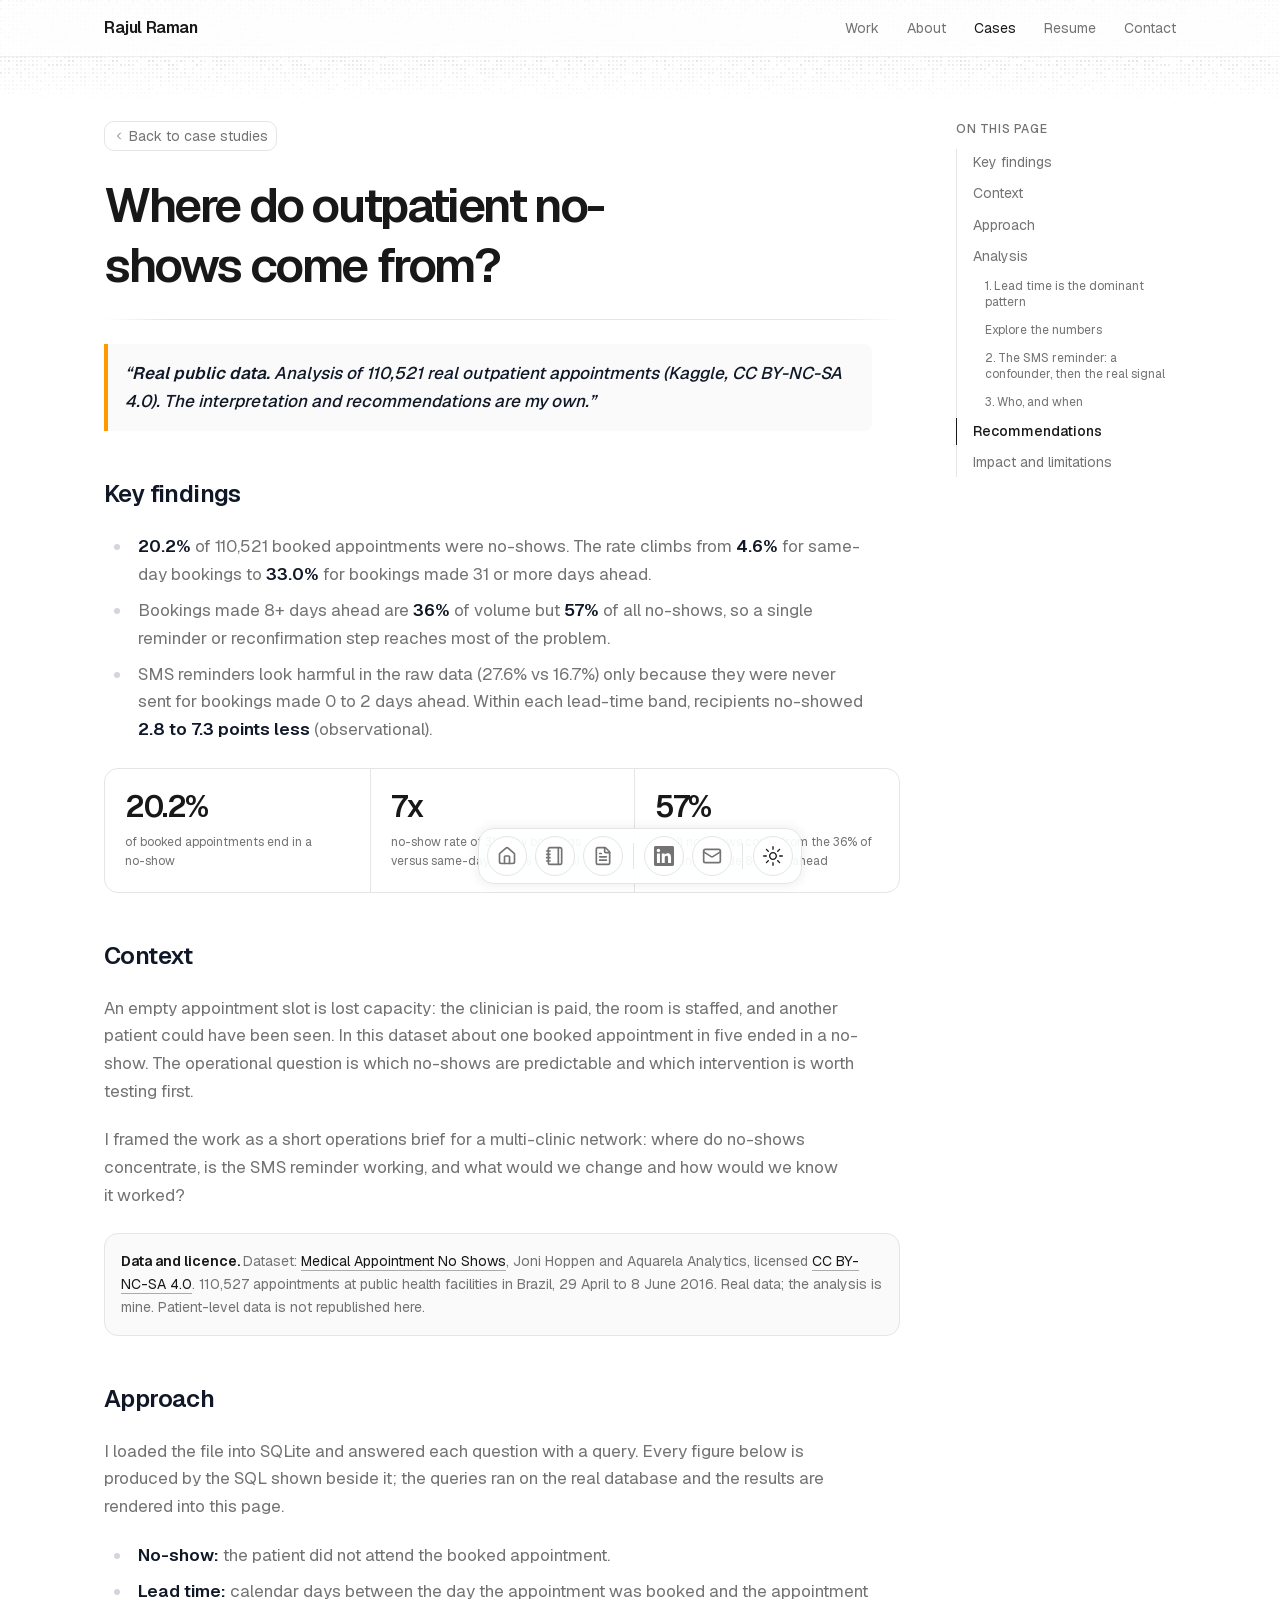
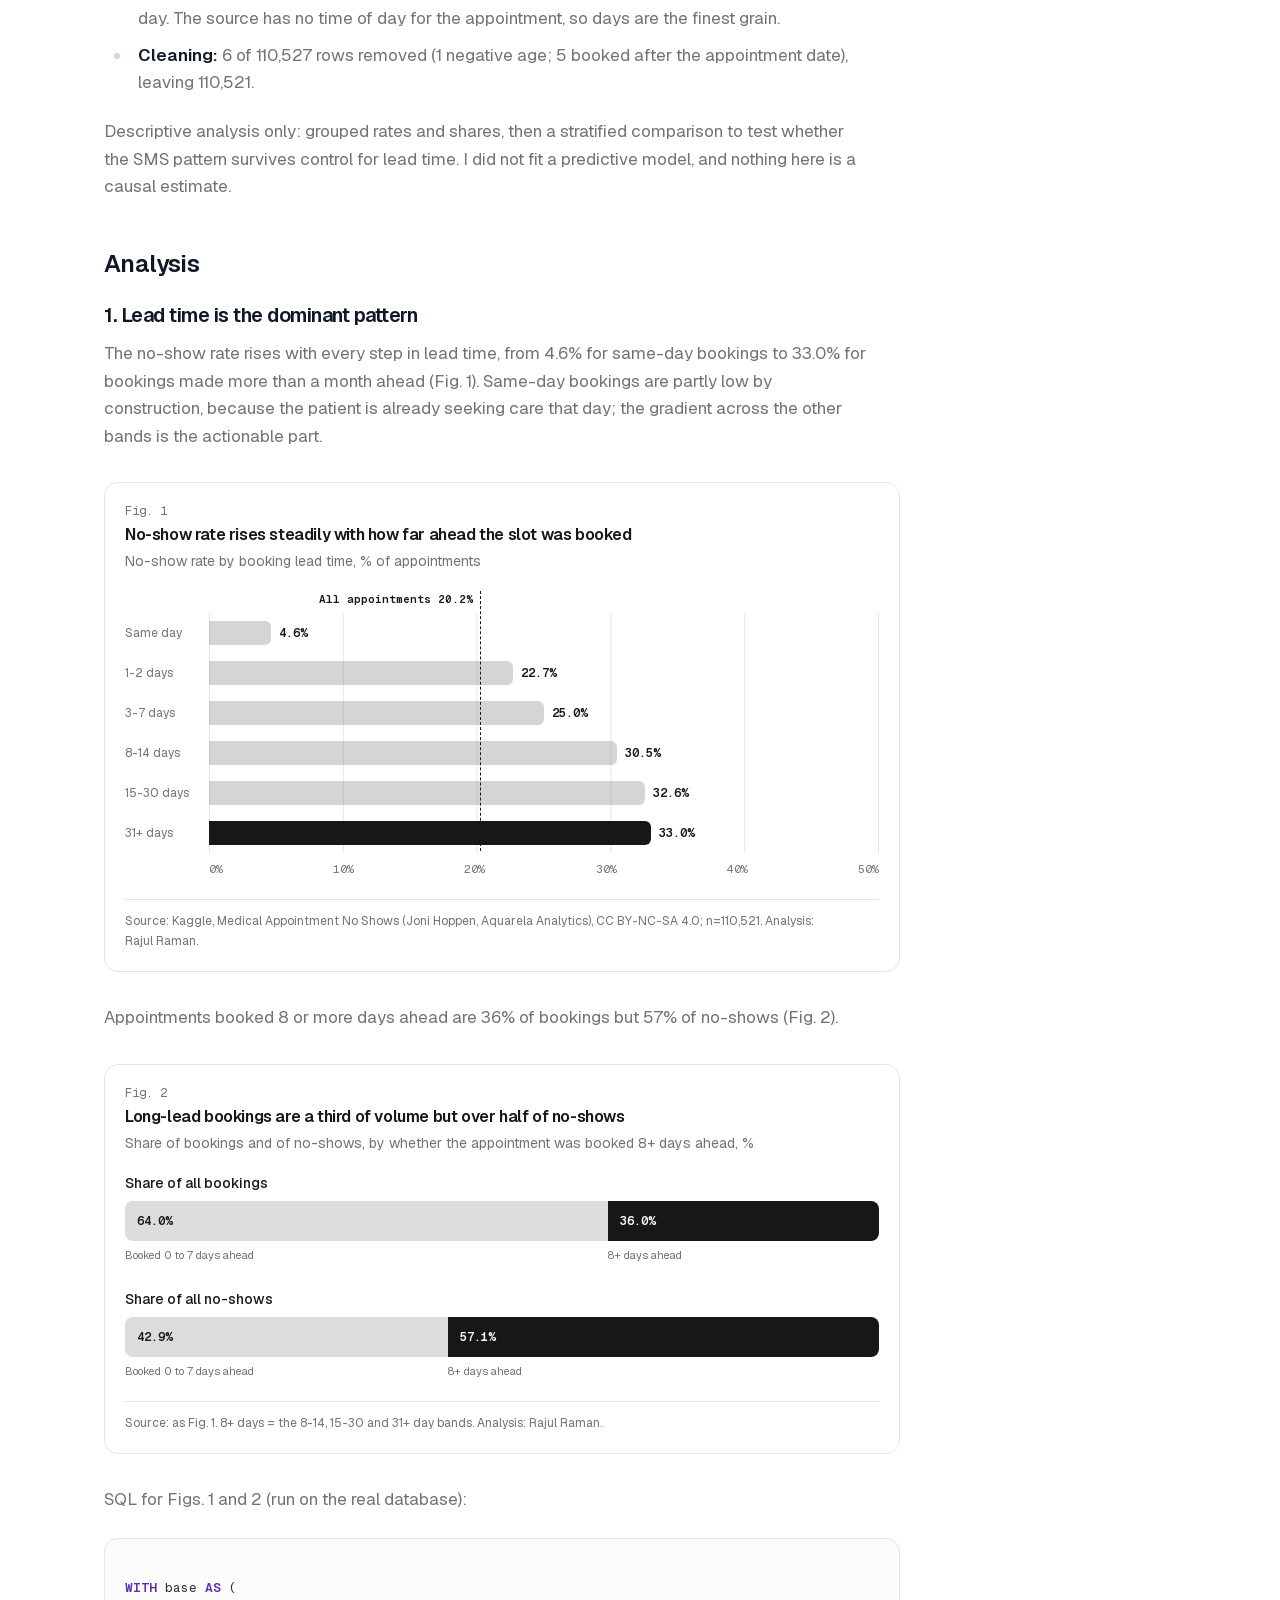
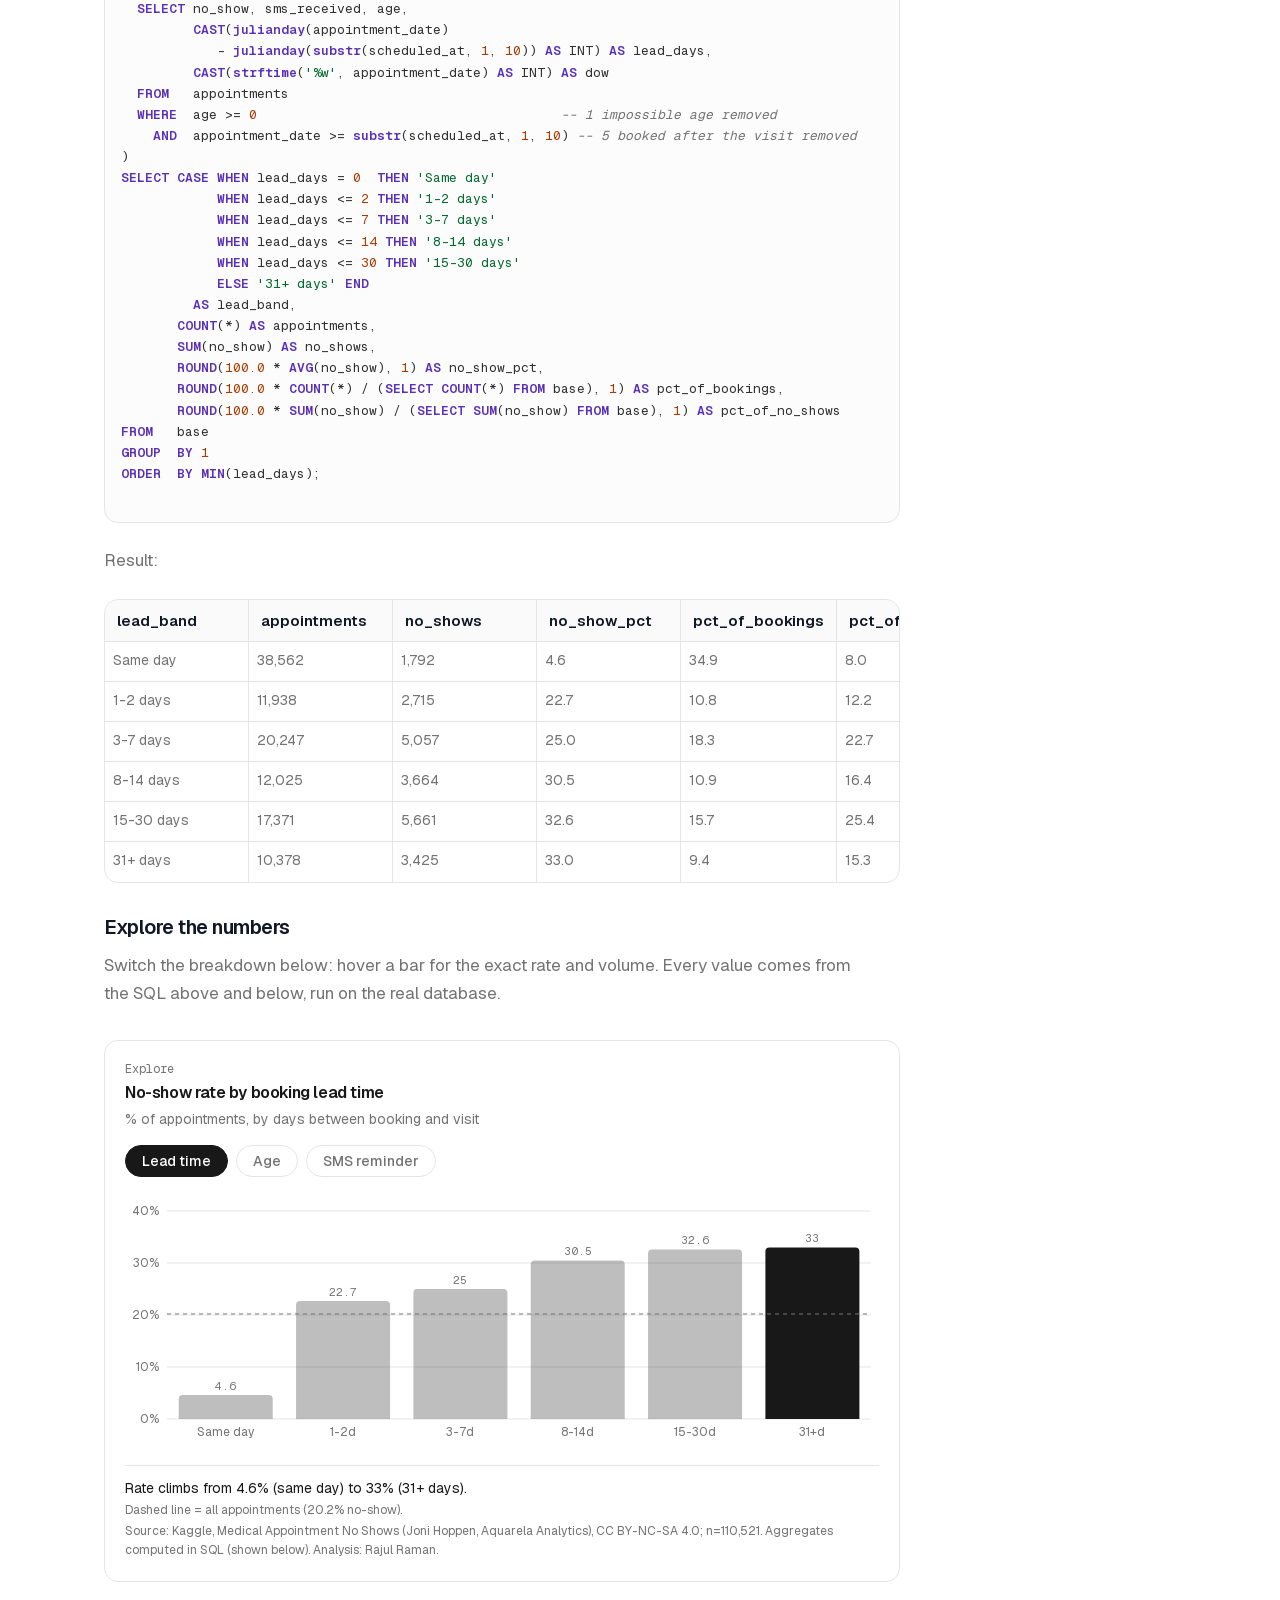
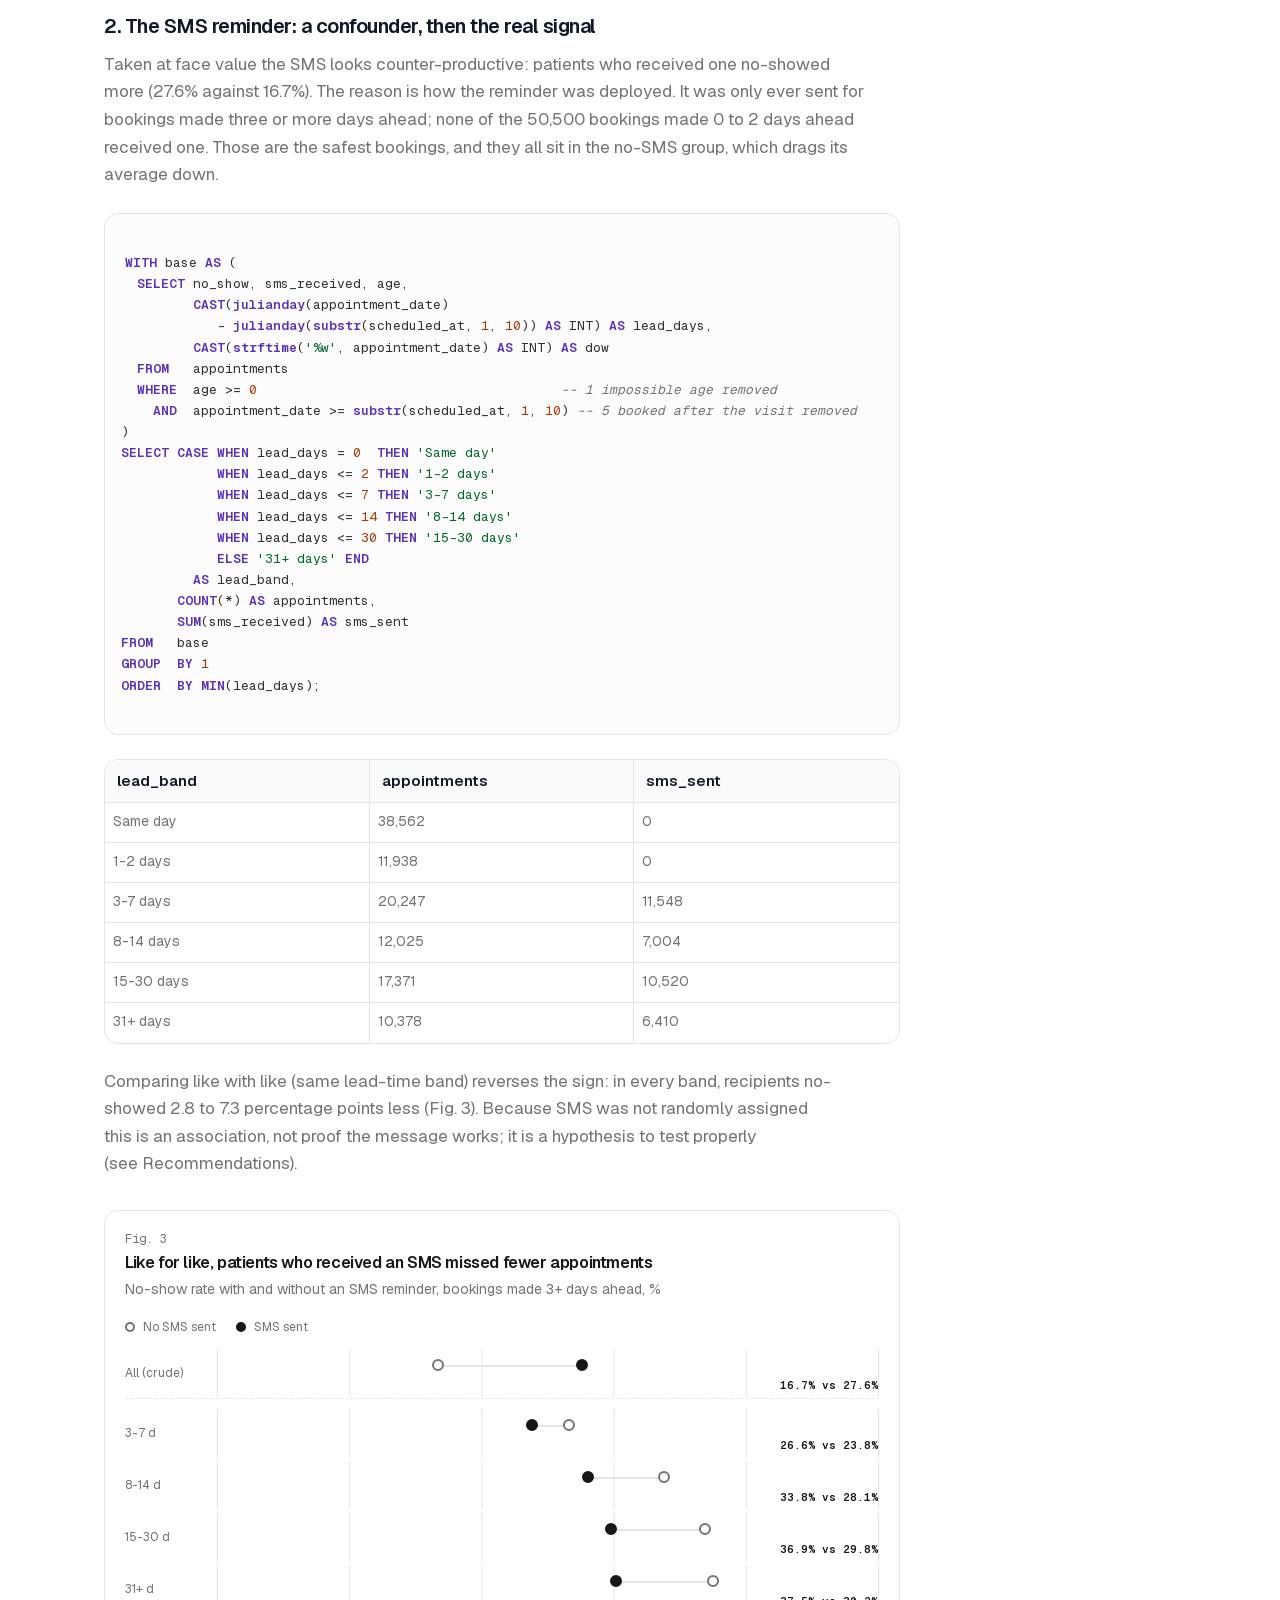
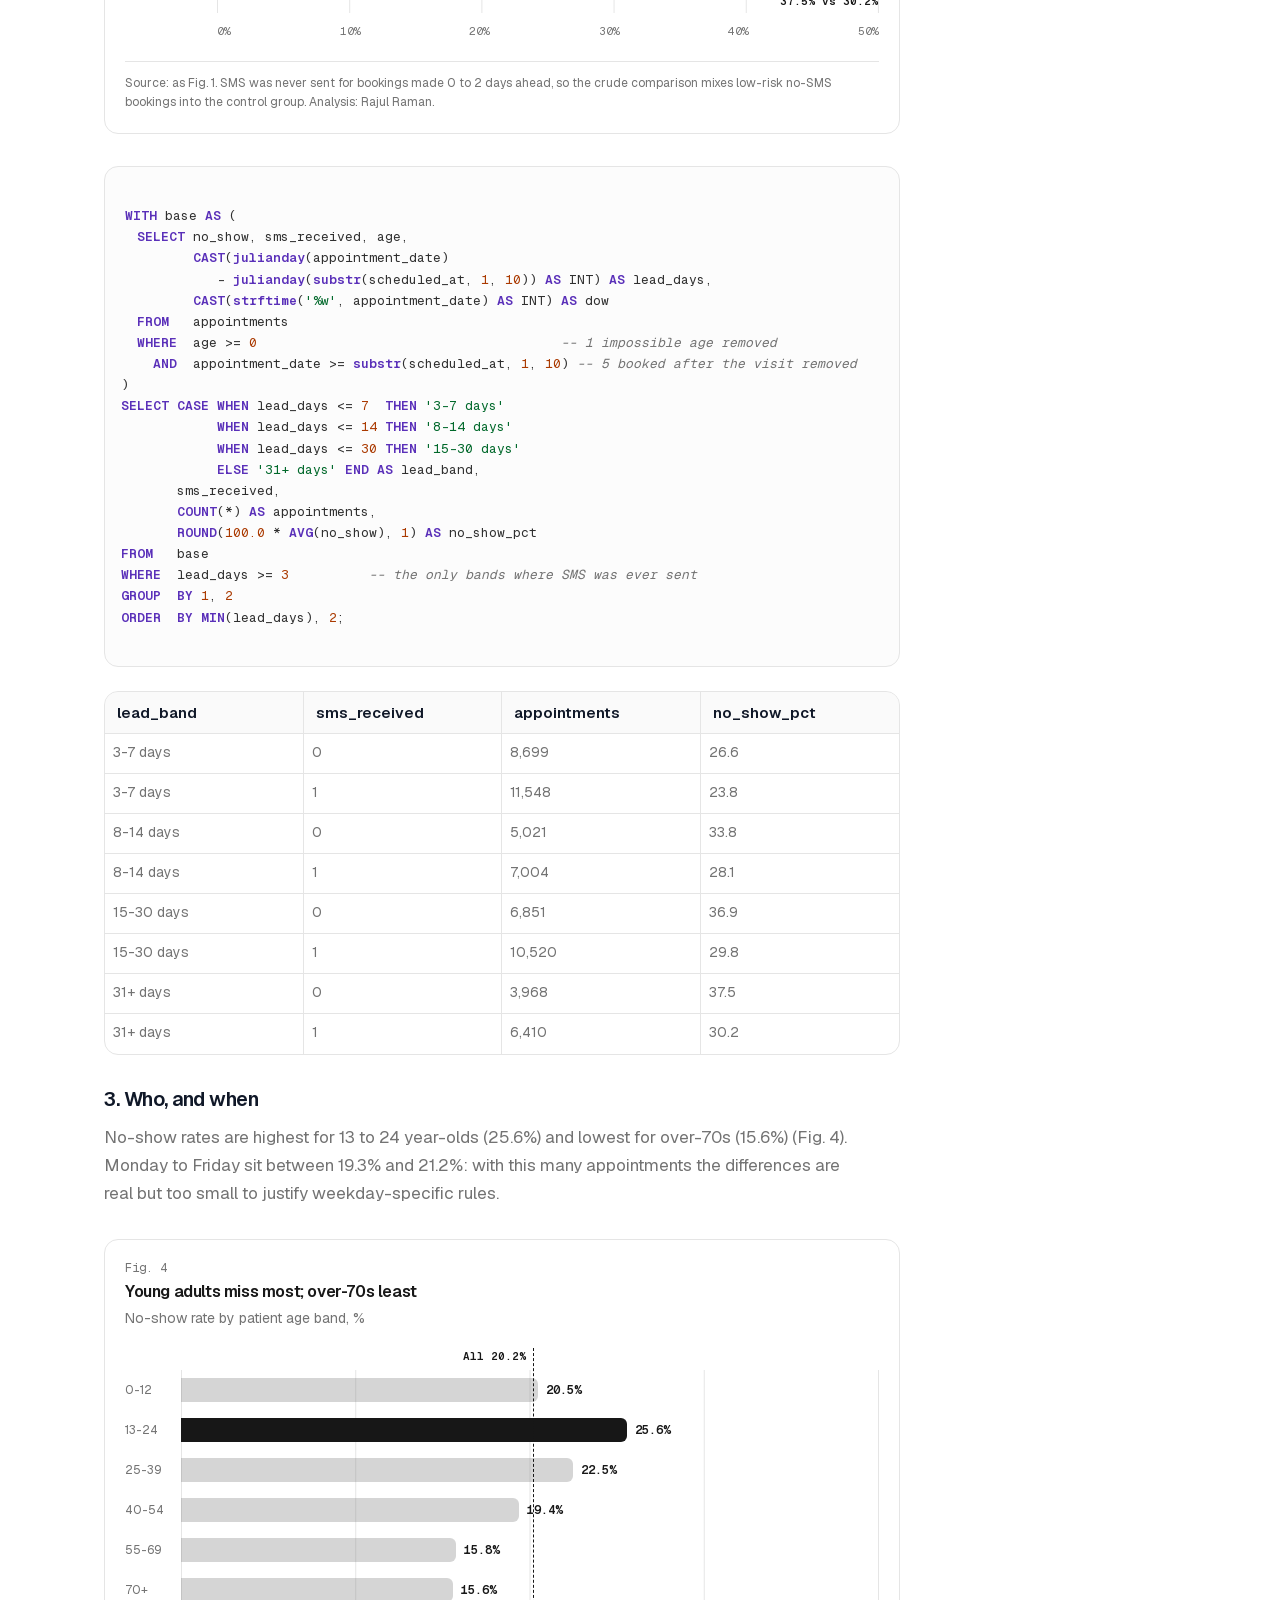
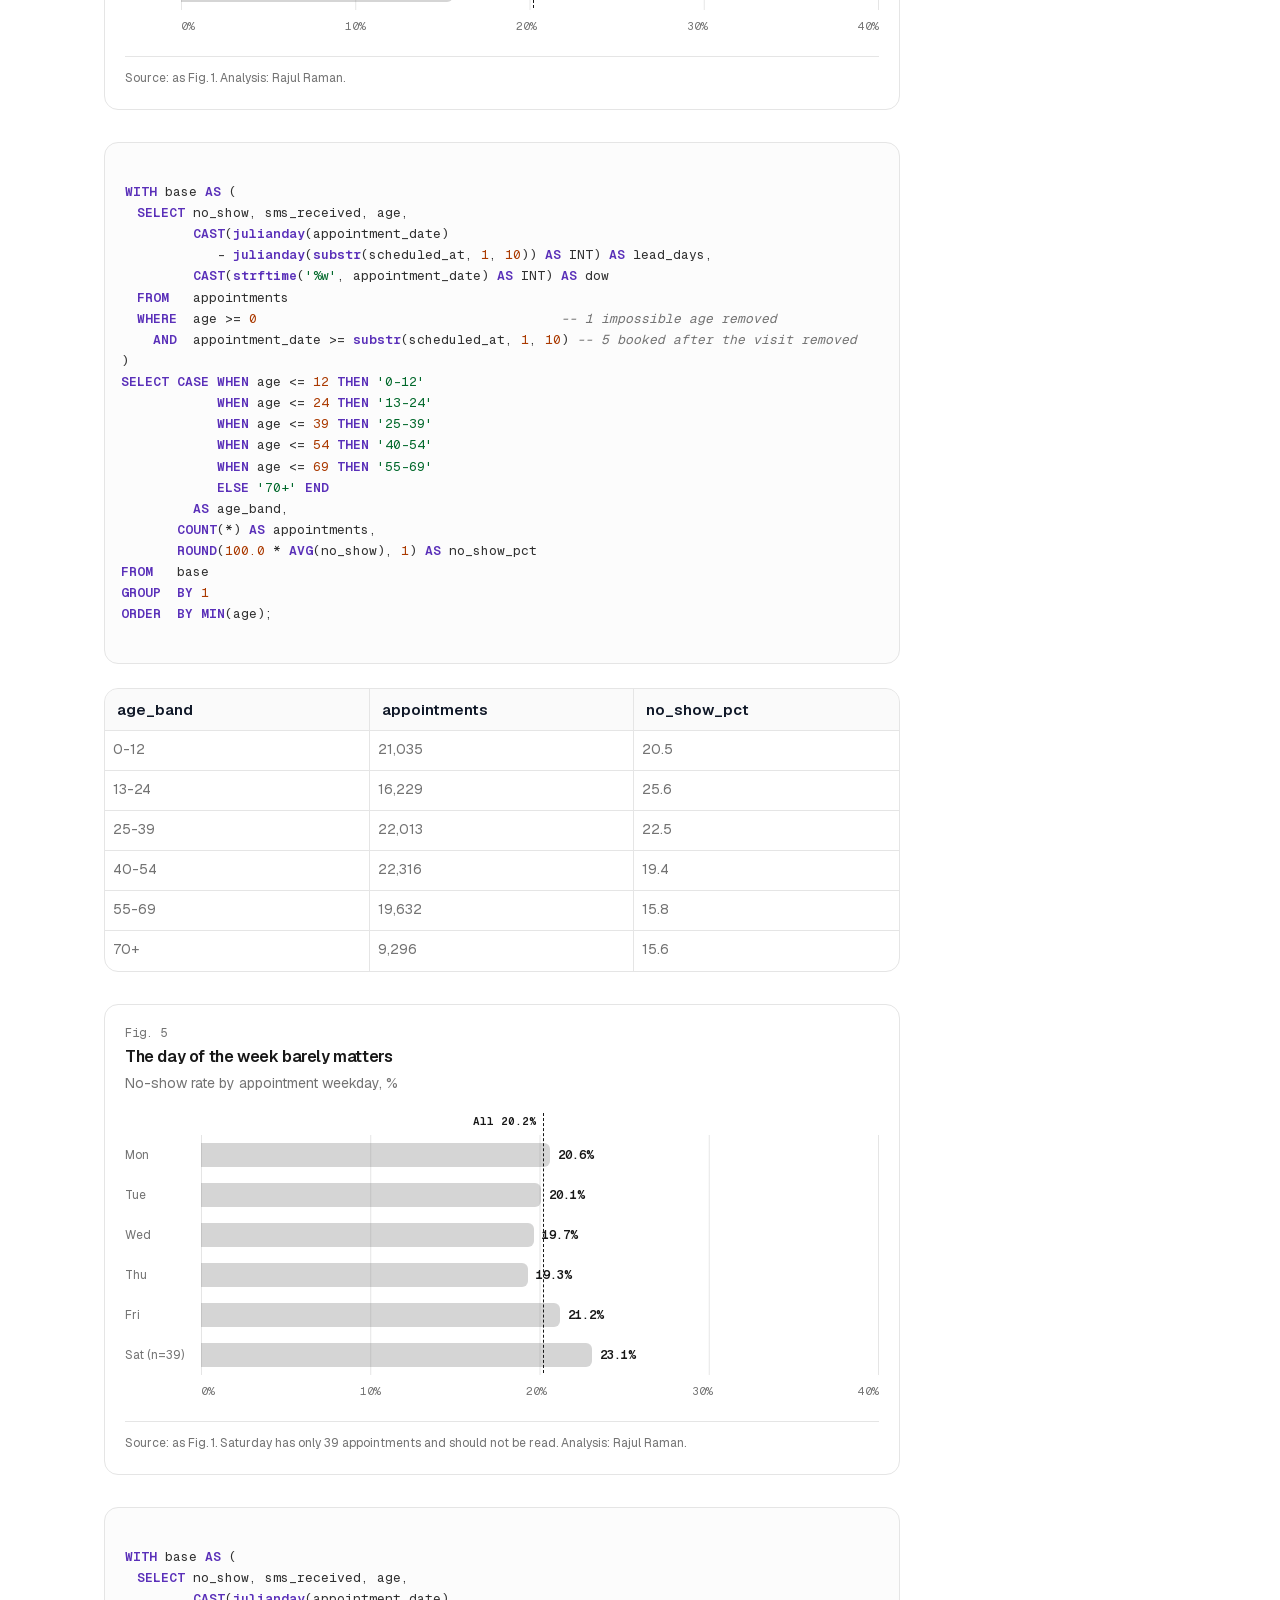
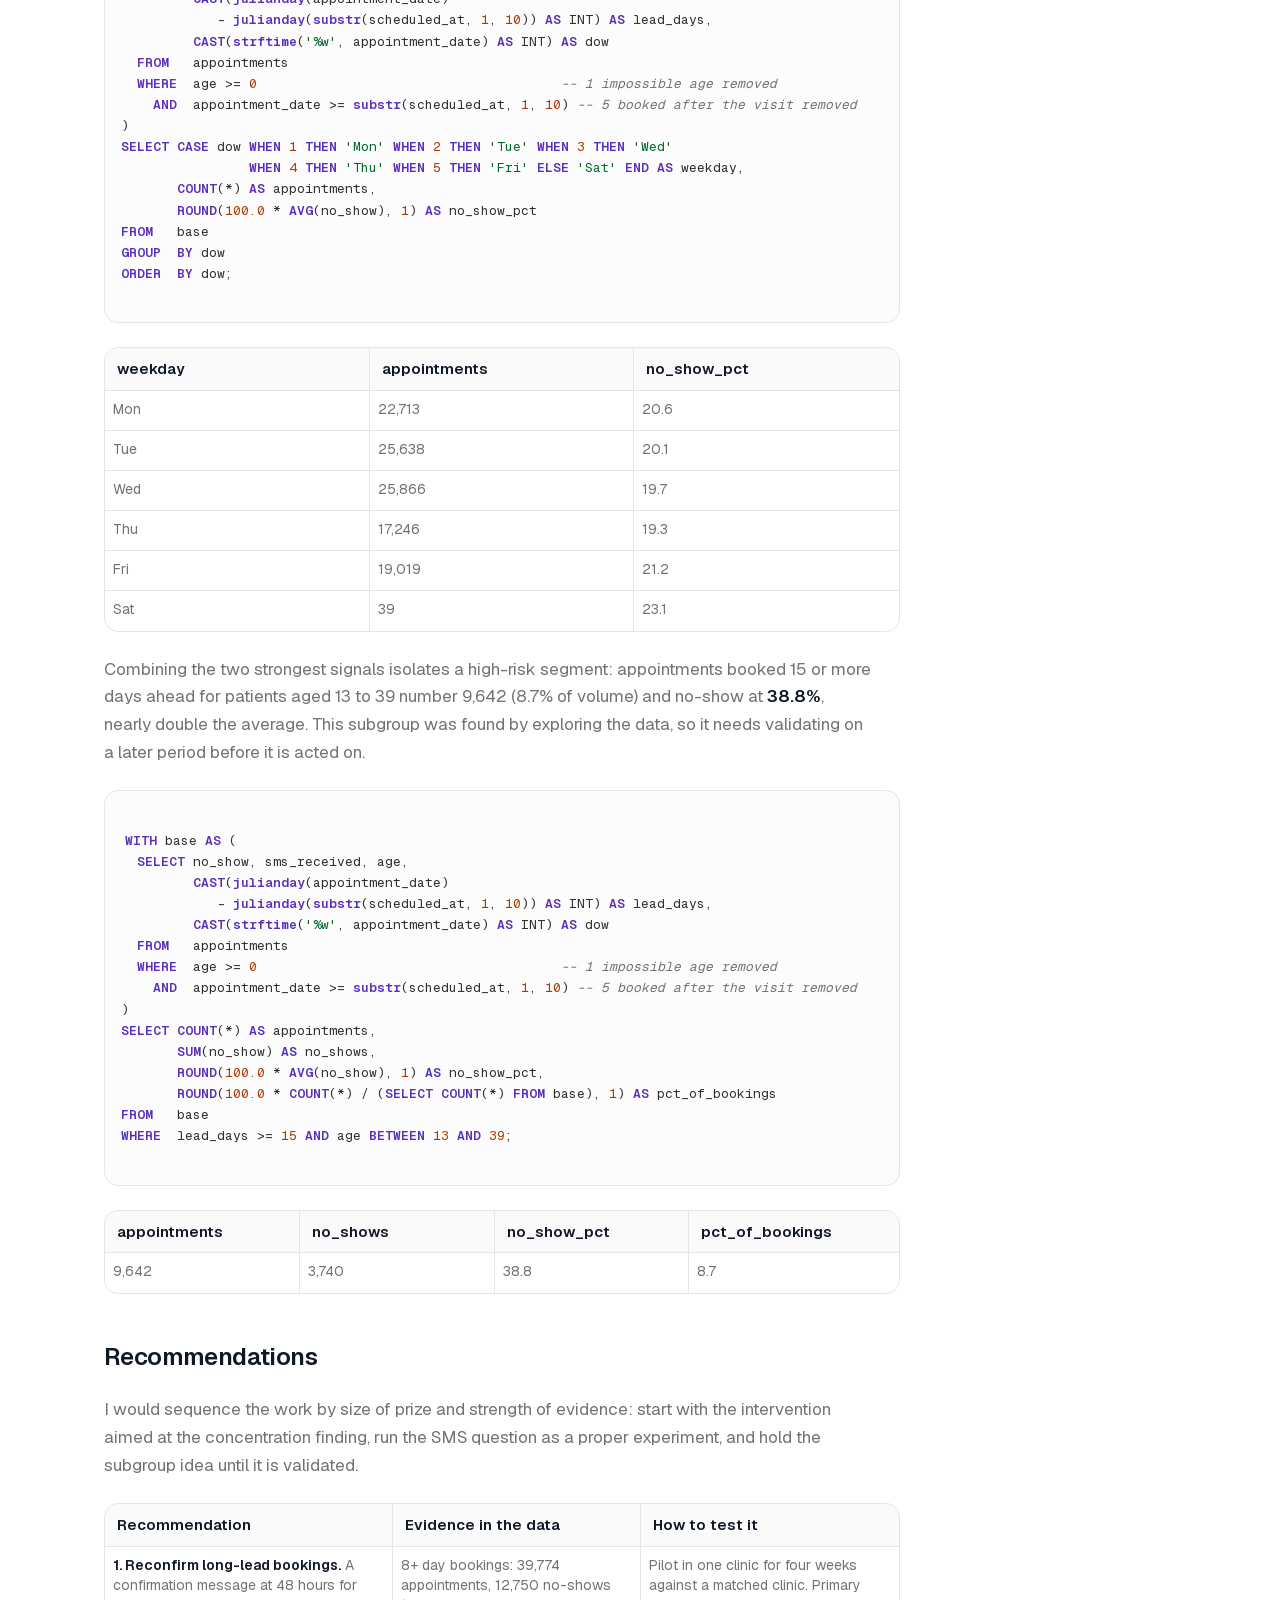
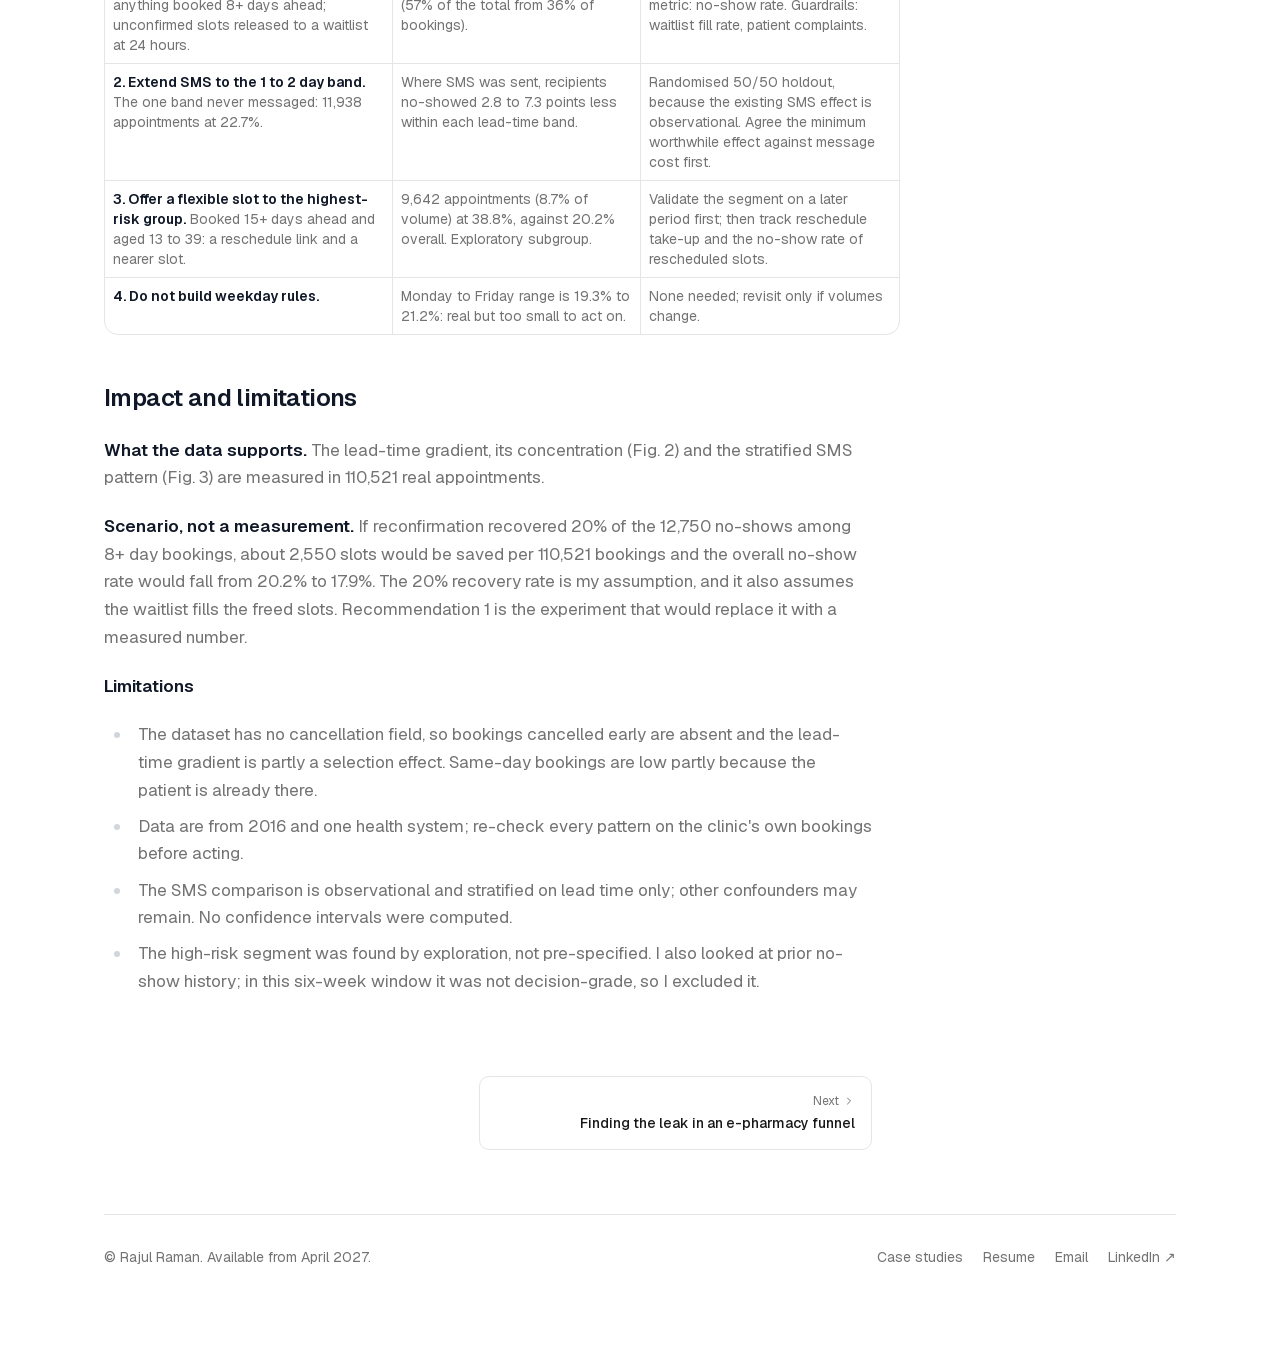
<file: cases/no-show-analysis/index.html>
<!DOCTYPE html><!--TSQME3hX2ARV71_AaxdUw--><html lang="en"><head><meta charSet="utf-8"/><link rel="preconnect" href="/" crossorigin=""/><meta name="viewport" content="width=device-width, initial-scale=1"/><link rel="stylesheet" href="/_next/static/chunks/78f059e5b8eac05f.css" data-precedence="next"/><meta name="next-size-adjust" content=""/><title>Where do outpatient no-shows come from? | Rajul Raman</title><meta name="description" content="A SQL analysis of 110,521 real outpatient appointments: no-show rate rises from 4.6% to 33.0% with booking lead time, and 8+ day bookings drive 57% of no-shows."/><meta name="robots" content="index, follow"/><meta name="googlebot" content="index, follow, max-video-preview:-1, max-image-preview:large, max-snippet:-1"/><meta property="og:title" content="Where do outpatient no-shows come from?"/><meta property="og:description" content="A SQL analysis of 110,521 real outpatient appointments: no-show rate rises from 4.6% to 33.0% with booking lead time, and 8+ day bookings drive 57% of no-shows."/><meta property="og:url" content="https://rajul1raman-hash.github.io/cases/no-show-analysis/"/><meta property="og:image" content="https://rajul1raman-hash.github.io/og/no-show-analysis.png"/><meta property="og:type" content="article"/><meta name="twitter:card" content="summary_large_image"/><meta name="twitter:title" content="Where do outpatient no-shows come from?"/><meta name="twitter:description" content="A SQL analysis of 110,521 real outpatient appointments: no-show rate rises from 4.6% to 33.0% with booking lead time, and 8+ day bookings drive 57% of no-shows."/><meta name="twitter:image" content="https://rajul1raman-hash.github.io/og/no-show-analysis.png"/><link rel="icon" href="/favicon.ico?favicon.9bfc4365.ico" sizes="64x64" type="image/x-icon"/></head><body class="min-h-screen bg-background font-sans antialiased relative geist_4fab3279-module__V3481a__variable geist_mono_6e759781-module__cMxXda__variable"><div hidden=""><!--$--><!--/$--></div><script>((a,b,c,d,e,f,g,h)=>{let i=document.documentElement,j=["light","dark"];function k(b){var c;(Array.isArray(a)?a:[a]).forEach(a=>{let c="class"===a,d=c&&f?e.map(a=>f[a]||a):e;c?(i.classList.remove(...d),i.classList.add(f&&f[b]?f[b]:b)):i.setAttribute(a,b)}),c=b,h&&j.includes(c)&&(i.style.colorScheme=c)}if(d)k(d);else try{let a=localStorage.getItem(b)||c,d=g&&"system"===a?window.matchMedia("(prefers-color-scheme: dark)").matches?"dark":"light":a;k(d)}catch(a){}})("class","theme","light",null,["light","dark"],null,true,true)</script><a href="#main" class="sr-only focus:not-sr-only focus:fixed focus:left-4 focus:top-4 focus:z-50 focus:rounded-md focus:bg-primary focus:px-3 focus:py-2 focus:text-primary-foreground">Skip to content</a><div class="absolute inset-0 top-0 left-0 right-0 h-[100px] overflow-hidden z-0"></div><header class="hidden lg:block sticky top-0 z-40 border-b border-border/60 bg-background/80 backdrop-blur-xl"><div class="mx-auto flex h-14 max-w-6xl items-center justify-between px-10"><a href="/" class="font-semibold tracking-tight">Rajul Raman</a><nav aria-label="Primary" class="flex items-center gap-7 text-sm"><a href="/#work" class="u-link transition-colors hover:text-foreground text-muted-foreground">Work</a><a href="/#about" class="u-link transition-colors hover:text-foreground text-muted-foreground">About</a><a href="/cases" aria-current="page" class="u-link transition-colors hover:text-foreground text-foreground [background-size:100%_1px]">Cases</a><a href="/resume" class="u-link transition-colors hover:text-foreground text-muted-foreground">Resume</a><a href="/#contact" class="u-link transition-colors hover:text-foreground text-muted-foreground">Contact</a></nav></div></header><div class="relative z-10 max-w-2xl lg:max-w-6xl mx-auto py-12 pb-24 sm:py-24 lg:pt-16 px-6 md:px-10"><main id="main"><section id="cases" class="lg:grid lg:grid-cols-[minmax(0,1fr)_220px] lg:gap-14"><script type="application/ld+json">{"@context":"https://schema.org","@type":"Article","headline":"Where do outpatient no-shows come from?","description":"A SQL analysis of 110,521 real outpatient appointments: no-show rate rises from 4.6% to 33.0% with booking lead time, and 8+ day bookings drive 57% of no-shows.","image":"https://rajul1raman-hash.github.io/og/no-show-analysis.png","url":"https://rajul1raman-hash.github.io/cases/no-show-analysis","author":{"@type":"Person","name":"Rajul Raman"}}</script><script type="application/ld+json">{"@context":"https://schema.org","@type":"BreadcrumbList","itemListElement":[{"@type":"ListItem","position":1,"name":"Home","item":"https://rajul1raman-hash.github.io/"},{"@type":"ListItem","position":2,"name":"Case studies","item":"https://rajul1raman-hash.github.io/cases/"},{"@type":"ListItem","position":3,"name":"Where do outpatient no-shows come from?","item":"https://rajul1raman-hash.github.io/cases/no-show-analysis/"}]}</script><div class="min-w-0"><div class="flex justify-start gap-4 items-center"><a class="text-sm text-muted-foreground hover:text-foreground transition-colors border border-border rounded-lg px-2 py-1 inline-flex items-center gap-1 mb-6 group" aria-label="Back to case studies" href="/cases/"><svg xmlns="http://www.w3.org/2000/svg" width="24" height="24" viewBox="0 0 24 24" fill="none" stroke="currentColor" stroke-width="2" stroke-linecap="round" stroke-linejoin="round" class="lucide lucide-chevron-left size-3 group-hover:-translate-x-px transition-transform" aria-hidden="true"><path d="m15 18-6-6 6-6"></path></svg>Back to case studies</a></div><div class="flex flex-col gap-4"><h1 class="title font-semibold text-3xl md:text-4xl lg:text-5xl tracking-tighter leading-tight lg:max-w-3xl">Where do outpatient no-shows come from?</h1></div><div class="my-6 flex w-full items-center"><div class="flex-1 h-px bg-border" style="mask-image:linear-gradient(90deg, transparent, black 8%, black 92%, transparent);-webkit-mask-image:linear-gradient(90deg, transparent, black 8%, black 92%, transparent)"></div></div><article class="prose max-w-full text-pretty font-sans leading-relaxed text-muted-foreground dark:prose-invert lg:text-[17px] lg:[&amp;&gt;p]:max-w-3xl lg:[&amp;&gt;ul]:max-w-3xl lg:[&amp;&gt;ol]:max-w-3xl lg:[&amp;&gt;h2]:max-w-3xl lg:[&amp;&gt;h3]:max-w-3xl lg:[&amp;&gt;blockquote]:max-w-3xl lg:[&amp;&gt;pre]:max-w-4xl"><blockquote>
<p><strong>Real public data.</strong> Analysis of 110,521 real outpatient appointments (Kaggle, CC BY-NC-SA 4.0). The interpretation and recommendations are my own.</p>
</blockquote>
<h2 id="key-findings" class="scroll-mt-24">Key findings</h2>
<ul>
<li><strong>20.2%</strong> of 110,521 booked appointments were no-shows. The rate climbs from <strong>4.6%</strong> for same-day bookings to <strong>33.0%</strong> for bookings made 31 or more days ahead.</li>
<li>Bookings made 8+ days ahead are <strong>36%</strong> of volume but <strong>57%</strong> of all no-shows, so a single reminder or reconfirmation step reaches most of the problem.</li>
<li>SMS reminders look harmful in the raw data (27.6% vs 16.7%) only because they were never sent for bookings made 0 to 2 days ahead. Within each lead-time band, recipients no-showed <strong>2.8 to 7.3 points less</strong> (observational).</li>
</ul>
<div class="not-prose my-6 grid gap-0 overflow-hidden rounded-xl border border-border sm:grid-cols-3"><div class="p-5"><div class="text-3xl font-semibold tracking-tighter text-foreground">20.2%</div><div class="mt-2 text-xs leading-relaxed text-muted-foreground">of booked appointments end in a no-show</div></div><div class="p-5 border-t border-border sm:border-l sm:border-t-0"><div class="text-3xl font-semibold tracking-tighter text-foreground">7x</div><div class="mt-2 text-xs leading-relaxed text-muted-foreground">no-show rate of 31+ day bookings versus same-day (33.0% vs 4.6%)</div></div><div class="p-5 border-t border-border sm:border-l sm:border-t-0"><div class="text-3xl font-semibold tracking-tighter text-foreground">57%</div><div class="mt-2 text-xs leading-relaxed text-muted-foreground">of all no-shows come from the 36% of bookings made 8+ days ahead</div></div></div>
<h2 id="context" class="scroll-mt-24">Context</h2>
<p>An empty appointment slot is lost capacity: the clinician is paid, the room is staffed, and another patient could have been seen. In this dataset about one booked appointment in five ended in a no-show. The operational question is which no-shows are predictable and which intervention is worth testing first.</p>
<p>I framed the work as a short operations brief for a multi-clinic network: where do no-shows concentrate, is the SMS reminder working, and what would we change and how would we know it worked?</p>
<div class="not-prose my-6 rounded-xl border border-border bg-muted/50 p-4 text-sm leading-relaxed text-muted-foreground"><span class="font-semibold text-foreground">Data and licence<!-- -->. </span>Dataset: <a href="https://www.kaggle.com/datasets/joniarroba/noshowappointments">Medical Appointment No Shows</a>, Joni Hoppen and Aquarela Analytics, licensed <a href="https://creativecommons.org/licenses/by-nc-sa/4.0/">CC BY-NC-SA 4.0</a>. 110,527 appointments at public health facilities in Brazil, 29 April to 8 June 2016. Real data; the analysis is mine. Patient-level data is not republished here.</div>
<h2 id="approach" class="scroll-mt-24">Approach</h2>
<p>I loaded the file into SQLite and answered each question with a query. Every figure below is produced by the SQL shown beside it; the queries ran on the real database and the results are rendered into this page.</p>
<ul>
<li><strong>No-show:</strong> the patient did not attend the booked appointment.</li>
<li><strong>Lead time:</strong> calendar days between the day the appointment was booked and the appointment day. The source has no time of day for the appointment, so days are the finest grain.</li>
<li><strong>Cleaning:</strong> 6 of 110,527 rows removed (1 negative age; 5 booked after the appointment date), leaving 110,521.</li>
</ul>
<p>Descriptive analysis only: grouped rates and shares, then a stratified comparison to test whether the SMS pattern survives control for lead time. I did not fit a predictive model, and nothing here is a causal estimate.</p>
<h2 id="analysis" class="scroll-mt-24">Analysis</h2>
<h3 id="1-lead-time-is-the-dominant-pattern" class="scroll-mt-24">1. Lead time is the dominant pattern</h3>
<p>The no-show rate rises with every step in lead time, from 4.6% for same-day bookings to 33.0% for bookings made more than a month ahead (Fig. 1). Same-day bookings are partly low by construction, because the patient is already seeking care that day; the gradient across the other bands is the actionable part.</p>
<figure class="not-prose my-8 rounded-xl border border-border p-5"><figcaption class="mb-5 flex flex-col gap-1"><span class="font-mono text-xs tabular-nums text-muted-foreground">Fig. <!-- -->1</span><span class="text-base font-semibold tracking-tight text-foreground">No-show rate rises steadily with how far ahead the slot was booked</span><span class="text-sm text-muted-foreground">No-show rate by booking lead time, % of appointments</span></figcaption><div class="relative" style="padding-top:22px"><div class="grid items-center" style="grid-template-columns:84px 1fr;min-height:40px"><span class="pr-3 text-xs text-muted-foreground">Same day</span><span class="relative block h-10 border-r border-border" style="background-image:linear-gradient(to right, var(--border) 1px, transparent 1px);background-size:20% 100%"><i class="absolute left-0 top-2 block h-6 rounded-r-sm bg-muted-foreground/30" style="width:9.2%"></i><b class="absolute top-1/2 -translate-y-1/2 font-mono text-xs font-semibold tabular-nums text-foreground" style="left:calc(9.2% + 8px)">4.6%</b></span></div><div class="grid items-center" style="grid-template-columns:84px 1fr;min-height:40px"><span class="pr-3 text-xs text-muted-foreground">1-2 days</span><span class="relative block h-10 border-r border-border" style="background-image:linear-gradient(to right, var(--border) 1px, transparent 1px);background-size:20% 100%"><i class="absolute left-0 top-2 block h-6 rounded-r-sm bg-muted-foreground/30" style="width:45.4%"></i><b class="absolute top-1/2 -translate-y-1/2 font-mono text-xs font-semibold tabular-nums text-foreground" style="left:calc(45.4% + 8px)">22.7%</b></span></div><div class="grid items-center" style="grid-template-columns:84px 1fr;min-height:40px"><span class="pr-3 text-xs text-muted-foreground">3-7 days</span><span class="relative block h-10 border-r border-border" style="background-image:linear-gradient(to right, var(--border) 1px, transparent 1px);background-size:20% 100%"><i class="absolute left-0 top-2 block h-6 rounded-r-sm bg-muted-foreground/30" style="width:50%"></i><b class="absolute top-1/2 -translate-y-1/2 font-mono text-xs font-semibold tabular-nums text-foreground" style="left:calc(50% + 8px)">25.0%</b></span></div><div class="grid items-center" style="grid-template-columns:84px 1fr;min-height:40px"><span class="pr-3 text-xs text-muted-foreground">8-14 days</span><span class="relative block h-10 border-r border-border" style="background-image:linear-gradient(to right, var(--border) 1px, transparent 1px);background-size:20% 100%"><i class="absolute left-0 top-2 block h-6 rounded-r-sm bg-muted-foreground/30" style="width:61%"></i><b class="absolute top-1/2 -translate-y-1/2 font-mono text-xs font-semibold tabular-nums text-foreground" style="left:calc(61% + 8px)">30.5%</b></span></div><div class="grid items-center" style="grid-template-columns:84px 1fr;min-height:40px"><span class="pr-3 text-xs text-muted-foreground">15-30 days</span><span class="relative block h-10 border-r border-border" style="background-image:linear-gradient(to right, var(--border) 1px, transparent 1px);background-size:20% 100%"><i class="absolute left-0 top-2 block h-6 rounded-r-sm bg-muted-foreground/30" style="width:65.2%"></i><b class="absolute top-1/2 -translate-y-1/2 font-mono text-xs font-semibold tabular-nums text-foreground" style="left:calc(65.2% + 8px)">32.6%</b></span></div><div class="grid items-center" style="grid-template-columns:84px 1fr;min-height:40px"><span class="pr-3 text-xs text-muted-foreground">31+ days</span><span class="relative block h-10 border-r border-border" style="background-image:linear-gradient(to right, var(--border) 1px, transparent 1px);background-size:20% 100%"><i class="absolute left-0 top-2 block h-6 rounded-r-sm bg-primary" style="width:66%"></i><b class="absolute top-1/2 -translate-y-1/2 font-mono text-xs font-semibold tabular-nums text-foreground" style="left:calc(66% + 8px)">33.0%</b></span></div><div class="grid" style="grid-template-columns:84px 1fr"><span></span><div class="flex justify-between pt-2 font-mono text-[11px] tabular-nums text-muted-foreground"><span>0<!-- -->%</span><span>10<!-- -->%</span><span>20<!-- -->%</span><span>30<!-- -->%</span><span>40<!-- -->%</span><span>50<!-- -->%</span></div></div><div class="pointer-events-none absolute border-l border-dashed border-primary" style="top:0;bottom:28px;left:calc(84px + (100% - 84px) * 0.40399999999999997)"><span class="absolute right-2 top-0 -translate-y-0 whitespace-nowrap font-mono text-[11px] font-semibold text-primary">All appointments 20.2%</span></div></div><p class="mt-5 border-t border-border pt-3 text-xs leading-relaxed text-muted-foreground">Source: Kaggle, Medical Appointment No Shows (Joni Hoppen, Aquarela Analytics), CC BY-NC-SA 4.0; n=110,521. Analysis: Rajul Raman.</p></figure>
<p>Appointments booked 8 or more days ahead are 36% of bookings but 57% of no-shows (Fig. 2).</p>
<figure class="not-prose my-8 rounded-xl border border-border p-5"><figcaption class="mb-5 flex flex-col gap-1"><span class="font-mono text-xs tabular-nums text-muted-foreground">Fig. <!-- -->2</span><span class="text-base font-semibold tracking-tight text-foreground">Long-lead bookings are a third of volume but over half of no-shows</span><span class="text-sm text-muted-foreground">Share of bookings and of no-shows, by whether the appointment was booked 8+ days ahead, %</span></figcaption><div class="flex flex-col gap-6"><div><div class="mb-2 text-sm font-medium text-foreground">Share of all bookings</div><div class="flex h-10 overflow-hidden rounded-md"><i class="flex items-center px-3 font-mono text-xs font-semibold tabular-nums not-italic bg-muted-foreground/25 text-foreground" style="width:64%">64.0<!-- -->%</i><i class="flex items-center px-3 font-mono text-xs font-semibold tabular-nums not-italic bg-primary text-primary-foreground" style="width:36%">36.0<!-- -->%</i></div><div class="mt-1.5 flex text-[11px] text-muted-foreground"><span style="width:64%">Booked 0 to 7 days ahead</span><span style="width:36%">8+ days ahead</span></div></div><div><div class="mb-2 text-sm font-medium text-foreground">Share of all no-shows</div><div class="flex h-10 overflow-hidden rounded-md"><i class="flex items-center px-3 font-mono text-xs font-semibold tabular-nums not-italic bg-muted-foreground/25 text-foreground" style="width:42.9%">42.9<!-- -->%</i><i class="flex items-center px-3 font-mono text-xs font-semibold tabular-nums not-italic bg-primary text-primary-foreground" style="width:57.1%">57.1<!-- -->%</i></div><div class="mt-1.5 flex text-[11px] text-muted-foreground"><span style="width:42.9%">Booked 0 to 7 days ahead</span><span style="width:57.1%">8+ days ahead</span></div></div></div><p class="mt-5 border-t border-border pt-3 text-xs leading-relaxed text-muted-foreground">Source: as Fig. 1. 8+ days = the 8-14, 15-30 and 31+ day bands. Analysis: Rajul Raman.</p></figure>
<p>SQL for Figs. 1 and 2 (run on the real database):</p>
<div class="group relative my-6 overflow-hidden rounded-xl border border-border bg-muted/30"><pre class="m-0 overflow-x-auto p-4 font-mono text-[13px] leading-relaxed text-foreground" tabindex="0" aria-label="SQL code"><code data-language="sql" class="not-prose bg-transparent! border-0! p-0! m-0! text-[13px]!"><span class="tok-k">WITH</span> <!-- -->base<!-- --> <span class="tok-k">AS</span> <!-- -->(<!-- -->
  <span class="tok-k">SELECT</span> <!-- -->no_show<!-- -->,<!-- --> <!-- -->sms_received<!-- -->,<!-- --> <!-- -->age<!-- -->,<!-- -->
         <span class="tok-k">CAST</span>(<span class="tok-k">julianday</span>(<!-- -->appointment_date<!-- -->)<!-- -->
            <!-- -->-<!-- --> <span class="tok-k">julianday</span>(<span class="tok-k">substr</span>(<!-- -->scheduled_at<!-- -->,<!-- --> <span class="tok-n">1</span>,<!-- --> <span class="tok-n">10</span>)<!-- -->)<!-- --> <span class="tok-k">AS</span> <!-- -->INT<!-- -->)<!-- --> <span class="tok-k">AS</span> <!-- -->lead_days<!-- -->,<!-- -->
         <span class="tok-k">CAST</span>(<span class="tok-k">strftime</span>(<span class="tok-s">&#x27;%w&#x27;</span>,<!-- --> <!-- -->appointment_date<!-- -->)<!-- --> <span class="tok-k">AS</span> <!-- -->INT<!-- -->)<!-- --> <span class="tok-k">AS</span> <!-- -->dow<!-- -->
  <span class="tok-k">FROM</span>   <!-- -->appointments<!-- -->
  <span class="tok-k">WHERE</span>  <!-- -->age<!-- --> <!-- -->&gt;<!-- -->=<!-- --> <span class="tok-n">0</span>                                      <span class="tok-c">-- 1 impossible age removed</span>
    <span class="tok-k">AND</span>  <!-- -->appointment_date<!-- --> <!-- -->&gt;<!-- -->=<!-- --> <span class="tok-k">substr</span>(<!-- -->scheduled_at<!-- -->,<!-- --> <span class="tok-n">1</span>,<!-- --> <span class="tok-n">10</span>)<!-- --> <span class="tok-c">-- 5 booked after the visit removed</span>
<!-- -->)<!-- -->
<span class="tok-k">SELECT</span> <span class="tok-k">CASE</span> <span class="tok-k">WHEN</span> <!-- -->lead_days<!-- --> <!-- -->=<!-- --> <span class="tok-n">0</span>  <span class="tok-k">THEN</span> <span class="tok-s">&#x27;Same day&#x27;</span>
            <span class="tok-k">WHEN</span> <!-- -->lead_days<!-- --> <!-- -->&lt;<!-- -->=<!-- --> <span class="tok-n">2</span> <span class="tok-k">THEN</span> <span class="tok-s">&#x27;1-2 days&#x27;</span>
            <span class="tok-k">WHEN</span> <!-- -->lead_days<!-- --> <!-- -->&lt;<!-- -->=<!-- --> <span class="tok-n">7</span> <span class="tok-k">THEN</span> <span class="tok-s">&#x27;3-7 days&#x27;</span>
            <span class="tok-k">WHEN</span> <!-- -->lead_days<!-- --> <!-- -->&lt;<!-- -->=<!-- --> <span class="tok-n">14</span> <span class="tok-k">THEN</span> <span class="tok-s">&#x27;8-14 days&#x27;</span>
            <span class="tok-k">WHEN</span> <!-- -->lead_days<!-- --> <!-- -->&lt;<!-- -->=<!-- --> <span class="tok-n">30</span> <span class="tok-k">THEN</span> <span class="tok-s">&#x27;15-30 days&#x27;</span>
            <span class="tok-k">ELSE</span> <span class="tok-s">&#x27;31+ days&#x27;</span> <span class="tok-k">END</span>
         <span class="tok-k">AS</span> <!-- -->lead_band<!-- -->,<!-- -->
       <span class="tok-k">COUNT</span>(<!-- -->*<!-- -->)<!-- --> <span class="tok-k">AS</span> <!-- -->appointments<!-- -->,<!-- -->
       <span class="tok-k">SUM</span>(<!-- -->no_show<!-- -->)<!-- --> <span class="tok-k">AS</span> <!-- -->no_shows<!-- -->,<!-- -->
       <span class="tok-k">ROUND</span>(<span class="tok-n">100.0</span> <!-- -->*<!-- --> <span class="tok-k">AVG</span>(<!-- -->no_show<!-- -->)<!-- -->,<!-- --> <span class="tok-n">1</span>)<!-- --> <span class="tok-k">AS</span> <!-- -->no_show_pct<!-- -->,<!-- -->
       <span class="tok-k">ROUND</span>(<span class="tok-n">100.0</span> <!-- -->*<!-- --> <span class="tok-k">COUNT</span>(<!-- -->*<!-- -->)<!-- --> <!-- -->/<!-- --> <!-- -->(<span class="tok-k">SELECT</span> <span class="tok-k">COUNT</span>(<!-- -->*<!-- -->)<!-- --> <span class="tok-k">FROM</span> <!-- -->base<!-- -->)<!-- -->,<!-- --> <span class="tok-n">1</span>)<!-- --> <span class="tok-k">AS</span> <!-- -->pct_of_bookings<!-- -->,<!-- -->
       <span class="tok-k">ROUND</span>(<span class="tok-n">100.0</span> <!-- -->*<!-- --> <span class="tok-k">SUM</span>(<!-- -->no_show<!-- -->)<!-- --> <!-- -->/<!-- --> <!-- -->(<span class="tok-k">SELECT</span> <span class="tok-k">SUM</span>(<!-- -->no_show<!-- -->)<!-- --> <span class="tok-k">FROM</span> <!-- -->base<!-- -->)<!-- -->,<!-- --> <span class="tok-n">1</span>)<!-- --> <span class="tok-k">AS</span> <!-- -->pct_of_no_shows<!-- -->
<span class="tok-k">FROM</span>   <!-- -->base<!-- -->
<span class="tok-k">GROUP</span>  <span class="tok-k">BY</span> <span class="tok-n">1</span>
<span class="tok-k">ORDER</span>  <span class="tok-k">BY</span> <span class="tok-k">MIN</span>(<!-- -->lead_days<!-- -->)<!-- -->;</code></pre><button type="button" aria-label="Copy code" class="absolute right-3 top-3 inline-flex size-8 items-center justify-center rounded-md border bg-background text-muted-foreground transition-opacity hover:text-foreground lg:opacity-0 lg:group-hover:opacity-100 lg:focus-visible:opacity-100"><svg xmlns="http://www.w3.org/2000/svg" width="24" height="24" viewBox="0 0 24 24" fill="none" stroke="currentColor" stroke-width="2" stroke-linecap="round" stroke-linejoin="round" class="lucide lucide-copy size-4" aria-hidden="true"><rect width="14" height="14" x="8" y="8" rx="2" ry="2"></rect><path d="M4 16c-1.1 0-2-.9-2-2V4c0-1.1.9-2 2-2h10c1.1 0 2 .9 2 2"></path></svg></button></div>
<p>Result:</p>
<div class="my-6 border border-border rounded-xl overflow-hidden"><div class="w-full overflow-x-auto"><table class="m-0! w-full min-w-full border-separate border-spacing-0 [&amp;_td]:whitespace-normal [&amp;_td]:align-top [&amp;_td]:min-w-36 [&amp;_td]:py-3"><thead><tr><th>lead_band</th><th>appointments</th><th>no_shows</th><th>no_show_pct</th><th>pct_of_bookings</th><th>pct_of_no_shows</th></tr></thead><tbody><tr><td>Same day</td><td>38,562</td><td>1,792</td><td>4.6</td><td>34.9</td><td>8.0</td></tr><tr><td>1-2 days</td><td>11,938</td><td>2,715</td><td>22.7</td><td>10.8</td><td>12.2</td></tr><tr><td>3-7 days</td><td>20,247</td><td>5,057</td><td>25.0</td><td>18.3</td><td>22.7</td></tr><tr><td>8-14 days</td><td>12,025</td><td>3,664</td><td>30.5</td><td>10.9</td><td>16.4</td></tr><tr><td>15-30 days</td><td>17,371</td><td>5,661</td><td>32.6</td><td>15.7</td><td>25.4</td></tr><tr><td>31+ days</td><td>10,378</td><td>3,425</td><td>33.0</td><td>9.4</td><td>15.3</td></tr></tbody></table></div></div>
<h3 id="explore-the-numbers" class="scroll-mt-24">Explore the numbers</h3>
<p>Switch the breakdown below: hover a bar for the exact rate and volume. Every value comes from the SQL above and below, run on the real database.</p>
<div><figure class="not-prose my-8 rounded-xl border bg-card p-5" aria-busy="true"><figcaption class="mb-4 flex flex-col gap-1"><span class="font-mono text-xs text-muted-foreground">Explore</span><span class="text-base font-semibold tracking-tight text-foreground">Interactive chart</span><span class="text-sm text-muted-foreground">Lead time, age and SMS breakdowns of the real data.</span></figcaption><div class="h-[26rem] w-full rounded-lg bg-muted/40"></div></figure></div>
<h3 id="2-the-sms-reminder-a-confounder-then-the-real-signal" class="scroll-mt-24">2. The SMS reminder: a confounder, then the real signal</h3>
<p>Taken at face value the SMS looks counter-productive: patients who received one no-showed more (27.6% against 16.7%). The reason is how the reminder was deployed. It was only ever sent for bookings made three or more days ahead; none of the 50,500 bookings made 0 to 2 days ahead received one. Those are the safest bookings, and they all sit in the no-SMS group, which drags its average down.</p>
<div class="group relative my-6 overflow-hidden rounded-xl border border-border bg-muted/30"><pre class="m-0 overflow-x-auto p-4 font-mono text-[13px] leading-relaxed text-foreground" tabindex="0" aria-label="SQL code"><code data-language="sql" class="not-prose bg-transparent! border-0! p-0! m-0! text-[13px]!"><span class="tok-k">WITH</span> <!-- -->base<!-- --> <span class="tok-k">AS</span> <!-- -->(<!-- -->
  <span class="tok-k">SELECT</span> <!-- -->no_show<!-- -->,<!-- --> <!-- -->sms_received<!-- -->,<!-- --> <!-- -->age<!-- -->,<!-- -->
         <span class="tok-k">CAST</span>(<span class="tok-k">julianday</span>(<!-- -->appointment_date<!-- -->)<!-- -->
            <!-- -->-<!-- --> <span class="tok-k">julianday</span>(<span class="tok-k">substr</span>(<!-- -->scheduled_at<!-- -->,<!-- --> <span class="tok-n">1</span>,<!-- --> <span class="tok-n">10</span>)<!-- -->)<!-- --> <span class="tok-k">AS</span> <!-- -->INT<!-- -->)<!-- --> <span class="tok-k">AS</span> <!-- -->lead_days<!-- -->,<!-- -->
         <span class="tok-k">CAST</span>(<span class="tok-k">strftime</span>(<span class="tok-s">&#x27;%w&#x27;</span>,<!-- --> <!-- -->appointment_date<!-- -->)<!-- --> <span class="tok-k">AS</span> <!-- -->INT<!-- -->)<!-- --> <span class="tok-k">AS</span> <!-- -->dow<!-- -->
  <span class="tok-k">FROM</span>   <!-- -->appointments<!-- -->
  <span class="tok-k">WHERE</span>  <!-- -->age<!-- --> <!-- -->&gt;<!-- -->=<!-- --> <span class="tok-n">0</span>                                      <span class="tok-c">-- 1 impossible age removed</span>
    <span class="tok-k">AND</span>  <!-- -->appointment_date<!-- --> <!-- -->&gt;<!-- -->=<!-- --> <span class="tok-k">substr</span>(<!-- -->scheduled_at<!-- -->,<!-- --> <span class="tok-n">1</span>,<!-- --> <span class="tok-n">10</span>)<!-- --> <span class="tok-c">-- 5 booked after the visit removed</span>
<!-- -->)<!-- -->
<span class="tok-k">SELECT</span> <span class="tok-k">CASE</span> <span class="tok-k">WHEN</span> <!-- -->lead_days<!-- --> <!-- -->=<!-- --> <span class="tok-n">0</span>  <span class="tok-k">THEN</span> <span class="tok-s">&#x27;Same day&#x27;</span>
            <span class="tok-k">WHEN</span> <!-- -->lead_days<!-- --> <!-- -->&lt;<!-- -->=<!-- --> <span class="tok-n">2</span> <span class="tok-k">THEN</span> <span class="tok-s">&#x27;1-2 days&#x27;</span>
            <span class="tok-k">WHEN</span> <!-- -->lead_days<!-- --> <!-- -->&lt;<!-- -->=<!-- --> <span class="tok-n">7</span> <span class="tok-k">THEN</span> <span class="tok-s">&#x27;3-7 days&#x27;</span>
            <span class="tok-k">WHEN</span> <!-- -->lead_days<!-- --> <!-- -->&lt;<!-- -->=<!-- --> <span class="tok-n">14</span> <span class="tok-k">THEN</span> <span class="tok-s">&#x27;8-14 days&#x27;</span>
            <span class="tok-k">WHEN</span> <!-- -->lead_days<!-- --> <!-- -->&lt;<!-- -->=<!-- --> <span class="tok-n">30</span> <span class="tok-k">THEN</span> <span class="tok-s">&#x27;15-30 days&#x27;</span>
            <span class="tok-k">ELSE</span> <span class="tok-s">&#x27;31+ days&#x27;</span> <span class="tok-k">END</span>
         <span class="tok-k">AS</span> <!-- -->lead_band<!-- -->,<!-- -->
       <span class="tok-k">COUNT</span>(<!-- -->*<!-- -->)<!-- --> <span class="tok-k">AS</span> <!-- -->appointments<!-- -->,<!-- -->
       <span class="tok-k">SUM</span>(<!-- -->sms_received<!-- -->)<!-- --> <span class="tok-k">AS</span> <!-- -->sms_sent<!-- -->
<span class="tok-k">FROM</span>   <!-- -->base<!-- -->
<span class="tok-k">GROUP</span>  <span class="tok-k">BY</span> <span class="tok-n">1</span>
<span class="tok-k">ORDER</span>  <span class="tok-k">BY</span> <span class="tok-k">MIN</span>(<!-- -->lead_days<!-- -->)<!-- -->;</code></pre><button type="button" aria-label="Copy code" class="absolute right-3 top-3 inline-flex size-8 items-center justify-center rounded-md border bg-background text-muted-foreground transition-opacity hover:text-foreground lg:opacity-0 lg:group-hover:opacity-100 lg:focus-visible:opacity-100"><svg xmlns="http://www.w3.org/2000/svg" width="24" height="24" viewBox="0 0 24 24" fill="none" stroke="currentColor" stroke-width="2" stroke-linecap="round" stroke-linejoin="round" class="lucide lucide-copy size-4" aria-hidden="true"><rect width="14" height="14" x="8" y="8" rx="2" ry="2"></rect><path d="M4 16c-1.1 0-2-.9-2-2V4c0-1.1.9-2 2-2h10c1.1 0 2 .9 2 2"></path></svg></button></div>
<div class="my-6 border border-border rounded-xl overflow-hidden"><div class="w-full overflow-x-auto"><table class="m-0! w-full min-w-full border-separate border-spacing-0 [&amp;_td]:whitespace-normal [&amp;_td]:align-top [&amp;_td]:min-w-36 [&amp;_td]:py-3"><thead><tr><th>lead_band</th><th>appointments</th><th>sms_sent</th></tr></thead><tbody><tr><td>Same day</td><td>38,562</td><td>0</td></tr><tr><td>1-2 days</td><td>11,938</td><td>0</td></tr><tr><td>3-7 days</td><td>20,247</td><td>11,548</td></tr><tr><td>8-14 days</td><td>12,025</td><td>7,004</td></tr><tr><td>15-30 days</td><td>17,371</td><td>10,520</td></tr><tr><td>31+ days</td><td>10,378</td><td>6,410</td></tr></tbody></table></div></div>
<p>Comparing like with like (same lead-time band) reverses the sign: in every band, recipients no-showed 2.8 to 7.3 percentage points less (Fig. 3). Because SMS was not randomly assigned this is an association, not proof the message works; it is a hypothesis to test properly (see Recommendations).</p>
<figure class="not-prose my-8 rounded-xl border border-border p-5"><figcaption class="mb-5 flex flex-col gap-1"><span class="font-mono text-xs tabular-nums text-muted-foreground">Fig. <!-- -->3</span><span class="text-base font-semibold tracking-tight text-foreground">Like for like, patients who received an SMS missed fewer appointments</span><span class="text-sm text-muted-foreground">No-show rate with and without an SMS reminder, bookings made 3+ days ahead, %</span></figcaption><div><div class="mb-3 flex flex-wrap gap-5 text-xs text-muted-foreground"><span class="inline-flex items-center gap-2"><i class="inline-block size-2.5 rounded-full border-2 border-muted-foreground bg-background"></i>No SMS sent</span><span class="inline-flex items-center gap-2"><i class="inline-block size-2.5 rounded-full border-2 border-primary bg-primary"></i>SMS sent</span></div><div class="grid items-center mb-2 border-b border-dashed border-border" style="grid-template-columns:92px 1fr;min-height:52px"><span class="pr-3 text-xs text-muted-foreground">All (crude)</span><span class="relative block h-12 border-r border-border" style="background-image:linear-gradient(to right, var(--border) 1px, transparent 1px);background-size:20% 100%"><i class="absolute top-[34%] block h-0.5 bg-border" style="left:33.4%;width:21.800000000000004%"></i><i class="absolute top-[34%] block size-3 -translate-x-1/2 -translate-y-1/2 rounded-full border-2 border-muted-foreground bg-background" style="left:33.4%"></i><i class="absolute top-[34%] block size-3 -translate-x-1/2 -translate-y-1/2 rounded-full border-2 border-primary bg-primary" style="left:55.2%"></i><b class="absolute bottom-0.5 right-0 font-mono text-[11px] font-semibold tabular-nums text-foreground">16.7<!-- -->% vs <!-- -->27.6<!-- -->%</b></span></div><div class="grid items-center" style="grid-template-columns:92px 1fr;min-height:52px"><span class="pr-3 text-xs text-muted-foreground">3-7 d</span><span class="relative block h-12 border-r border-border" style="background-image:linear-gradient(to right, var(--border) 1px, transparent 1px);background-size:20% 100%"><i class="absolute top-[34%] block h-0.5 bg-border" style="left:47.6%;width:5.600000000000001%"></i><i class="absolute top-[34%] block size-3 -translate-x-1/2 -translate-y-1/2 rounded-full border-2 border-muted-foreground bg-background" style="left:53.2%"></i><i class="absolute top-[34%] block size-3 -translate-x-1/2 -translate-y-1/2 rounded-full border-2 border-primary bg-primary" style="left:47.6%"></i><b class="absolute bottom-0.5 right-0 font-mono text-[11px] font-semibold tabular-nums text-foreground">26.6<!-- -->% vs <!-- -->23.8<!-- -->%</b></span></div><div class="grid items-center" style="grid-template-columns:92px 1fr;min-height:52px"><span class="pr-3 text-xs text-muted-foreground">8-14 d</span><span class="relative block h-12 border-r border-border" style="background-image:linear-gradient(to right, var(--border) 1px, transparent 1px);background-size:20% 100%"><i class="absolute top-[34%] block h-0.5 bg-border" style="left:56.2%;width:11.399999999999991%"></i><i class="absolute top-[34%] block size-3 -translate-x-1/2 -translate-y-1/2 rounded-full border-2 border-muted-foreground bg-background" style="left:67.6%"></i><i class="absolute top-[34%] block size-3 -translate-x-1/2 -translate-y-1/2 rounded-full border-2 border-primary bg-primary" style="left:56.2%"></i><b class="absolute bottom-0.5 right-0 font-mono text-[11px] font-semibold tabular-nums text-foreground">33.8<!-- -->% vs <!-- -->28.1<!-- -->%</b></span></div><div class="grid items-center" style="grid-template-columns:92px 1fr;min-height:52px"><span class="pr-3 text-xs text-muted-foreground">15-30 d</span><span class="relative block h-12 border-r border-border" style="background-image:linear-gradient(to right, var(--border) 1px, transparent 1px);background-size:20% 100%"><i class="absolute top-[34%] block h-0.5 bg-border" style="left:59.6%;width:14.199999999999996%"></i><i class="absolute top-[34%] block size-3 -translate-x-1/2 -translate-y-1/2 rounded-full border-2 border-muted-foreground bg-background" style="left:73.8%"></i><i class="absolute top-[34%] block size-3 -translate-x-1/2 -translate-y-1/2 rounded-full border-2 border-primary bg-primary" style="left:59.6%"></i><b class="absolute bottom-0.5 right-0 font-mono text-[11px] font-semibold tabular-nums text-foreground">36.9<!-- -->% vs <!-- -->29.8<!-- -->%</b></span></div><div class="grid items-center" style="grid-template-columns:92px 1fr;min-height:52px"><span class="pr-3 text-xs text-muted-foreground">31+ d</span><span class="relative block h-12 border-r border-border" style="background-image:linear-gradient(to right, var(--border) 1px, transparent 1px);background-size:20% 100%"><i class="absolute top-[34%] block h-0.5 bg-border" style="left:60.4%;width:14.600000000000001%"></i><i class="absolute top-[34%] block size-3 -translate-x-1/2 -translate-y-1/2 rounded-full border-2 border-muted-foreground bg-background" style="left:75%"></i><i class="absolute top-[34%] block size-3 -translate-x-1/2 -translate-y-1/2 rounded-full border-2 border-primary bg-primary" style="left:60.4%"></i><b class="absolute bottom-0.5 right-0 font-mono text-[11px] font-semibold tabular-nums text-foreground">37.5<!-- -->% vs <!-- -->30.2<!-- -->%</b></span></div><div class="grid" style="grid-template-columns:92px 1fr"><span></span><div class="flex justify-between pt-2 font-mono text-[11px] tabular-nums text-muted-foreground"><span>0<!-- -->%</span><span>10<!-- -->%</span><span>20<!-- -->%</span><span>30<!-- -->%</span><span>40<!-- -->%</span><span>50<!-- -->%</span></div></div></div><p class="mt-5 border-t border-border pt-3 text-xs leading-relaxed text-muted-foreground">Source: as Fig. 1. SMS was never sent for bookings made 0 to 2 days ahead, so the crude comparison mixes low-risk no-SMS bookings into the control group. Analysis: Rajul Raman.</p></figure>
<div class="group relative my-6 overflow-hidden rounded-xl border border-border bg-muted/30"><pre class="m-0 overflow-x-auto p-4 font-mono text-[13px] leading-relaxed text-foreground" tabindex="0" aria-label="SQL code"><code data-language="sql" class="not-prose bg-transparent! border-0! p-0! m-0! text-[13px]!"><span class="tok-k">WITH</span> <!-- -->base<!-- --> <span class="tok-k">AS</span> <!-- -->(<!-- -->
  <span class="tok-k">SELECT</span> <!-- -->no_show<!-- -->,<!-- --> <!-- -->sms_received<!-- -->,<!-- --> <!-- -->age<!-- -->,<!-- -->
         <span class="tok-k">CAST</span>(<span class="tok-k">julianday</span>(<!-- -->appointment_date<!-- -->)<!-- -->
            <!-- -->-<!-- --> <span class="tok-k">julianday</span>(<span class="tok-k">substr</span>(<!-- -->scheduled_at<!-- -->,<!-- --> <span class="tok-n">1</span>,<!-- --> <span class="tok-n">10</span>)<!-- -->)<!-- --> <span class="tok-k">AS</span> <!-- -->INT<!-- -->)<!-- --> <span class="tok-k">AS</span> <!-- -->lead_days<!-- -->,<!-- -->
         <span class="tok-k">CAST</span>(<span class="tok-k">strftime</span>(<span class="tok-s">&#x27;%w&#x27;</span>,<!-- --> <!-- -->appointment_date<!-- -->)<!-- --> <span class="tok-k">AS</span> <!-- -->INT<!-- -->)<!-- --> <span class="tok-k">AS</span> <!-- -->dow<!-- -->
  <span class="tok-k">FROM</span>   <!-- -->appointments<!-- -->
  <span class="tok-k">WHERE</span>  <!-- -->age<!-- --> <!-- -->&gt;<!-- -->=<!-- --> <span class="tok-n">0</span>                                      <span class="tok-c">-- 1 impossible age removed</span>
    <span class="tok-k">AND</span>  <!-- -->appointment_date<!-- --> <!-- -->&gt;<!-- -->=<!-- --> <span class="tok-k">substr</span>(<!-- -->scheduled_at<!-- -->,<!-- --> <span class="tok-n">1</span>,<!-- --> <span class="tok-n">10</span>)<!-- --> <span class="tok-c">-- 5 booked after the visit removed</span>
<!-- -->)<!-- -->
<span class="tok-k">SELECT</span> <span class="tok-k">CASE</span> <span class="tok-k">WHEN</span> <!-- -->lead_days<!-- --> <!-- -->&lt;<!-- -->=<!-- --> <span class="tok-n">7</span>  <span class="tok-k">THEN</span> <span class="tok-s">&#x27;3-7 days&#x27;</span>
            <span class="tok-k">WHEN</span> <!-- -->lead_days<!-- --> <!-- -->&lt;<!-- -->=<!-- --> <span class="tok-n">14</span> <span class="tok-k">THEN</span> <span class="tok-s">&#x27;8-14 days&#x27;</span>
            <span class="tok-k">WHEN</span> <!-- -->lead_days<!-- --> <!-- -->&lt;<!-- -->=<!-- --> <span class="tok-n">30</span> <span class="tok-k">THEN</span> <span class="tok-s">&#x27;15-30 days&#x27;</span>
            <span class="tok-k">ELSE</span> <span class="tok-s">&#x27;31+ days&#x27;</span> <span class="tok-k">END</span> <span class="tok-k">AS</span> <!-- -->lead_band<!-- -->,<!-- -->
       <!-- -->sms_received<!-- -->,<!-- -->
       <span class="tok-k">COUNT</span>(<!-- -->*<!-- -->)<!-- --> <span class="tok-k">AS</span> <!-- -->appointments<!-- -->,<!-- -->
       <span class="tok-k">ROUND</span>(<span class="tok-n">100.0</span> <!-- -->*<!-- --> <span class="tok-k">AVG</span>(<!-- -->no_show<!-- -->)<!-- -->,<!-- --> <span class="tok-n">1</span>)<!-- --> <span class="tok-k">AS</span> <!-- -->no_show_pct<!-- -->
<span class="tok-k">FROM</span>   <!-- -->base<!-- -->
<span class="tok-k">WHERE</span>  <!-- -->lead_days<!-- --> <!-- -->&gt;<!-- -->=<!-- --> <span class="tok-n">3</span>          <span class="tok-c">-- the only bands where SMS was ever sent</span>
<span class="tok-k">GROUP</span>  <span class="tok-k">BY</span> <span class="tok-n">1</span>,<!-- --> <span class="tok-n">2</span>
<span class="tok-k">ORDER</span>  <span class="tok-k">BY</span> <span class="tok-k">MIN</span>(<!-- -->lead_days<!-- -->)<!-- -->,<!-- --> <span class="tok-n">2</span>;</code></pre><button type="button" aria-label="Copy code" class="absolute right-3 top-3 inline-flex size-8 items-center justify-center rounded-md border bg-background text-muted-foreground transition-opacity hover:text-foreground lg:opacity-0 lg:group-hover:opacity-100 lg:focus-visible:opacity-100"><svg xmlns="http://www.w3.org/2000/svg" width="24" height="24" viewBox="0 0 24 24" fill="none" stroke="currentColor" stroke-width="2" stroke-linecap="round" stroke-linejoin="round" class="lucide lucide-copy size-4" aria-hidden="true"><rect width="14" height="14" x="8" y="8" rx="2" ry="2"></rect><path d="M4 16c-1.1 0-2-.9-2-2V4c0-1.1.9-2 2-2h10c1.1 0 2 .9 2 2"></path></svg></button></div>
<div class="my-6 border border-border rounded-xl overflow-hidden"><div class="w-full overflow-x-auto"><table class="m-0! w-full min-w-full border-separate border-spacing-0 [&amp;_td]:whitespace-normal [&amp;_td]:align-top [&amp;_td]:min-w-36 [&amp;_td]:py-3"><thead><tr><th>lead_band</th><th>sms_received</th><th>appointments</th><th>no_show_pct</th></tr></thead><tbody><tr><td>3-7 days</td><td>0</td><td>8,699</td><td>26.6</td></tr><tr><td>3-7 days</td><td>1</td><td>11,548</td><td>23.8</td></tr><tr><td>8-14 days</td><td>0</td><td>5,021</td><td>33.8</td></tr><tr><td>8-14 days</td><td>1</td><td>7,004</td><td>28.1</td></tr><tr><td>15-30 days</td><td>0</td><td>6,851</td><td>36.9</td></tr><tr><td>15-30 days</td><td>1</td><td>10,520</td><td>29.8</td></tr><tr><td>31+ days</td><td>0</td><td>3,968</td><td>37.5</td></tr><tr><td>31+ days</td><td>1</td><td>6,410</td><td>30.2</td></tr></tbody></table></div></div>
<h3 id="3-who-and-when" class="scroll-mt-24">3. Who, and when</h3>
<p>No-show rates are highest for 13 to 24 year-olds (25.6%) and lowest for over-70s (15.6%) (Fig. 4). Monday to Friday sit between 19.3% and 21.2%: with this many appointments the differences are real but too small to justify weekday-specific rules.</p>
<figure class="not-prose my-8 rounded-xl border border-border p-5"><figcaption class="mb-5 flex flex-col gap-1"><span class="font-mono text-xs tabular-nums text-muted-foreground">Fig. <!-- -->4</span><span class="text-base font-semibold tracking-tight text-foreground">Young adults miss most; over-70s least</span><span class="text-sm text-muted-foreground">No-show rate by patient age band, %</span></figcaption><div class="relative" style="padding-top:22px"><div class="grid items-center" style="grid-template-columns:56px 1fr;min-height:40px"><span class="pr-3 text-xs text-muted-foreground">0-12</span><span class="relative block h-10 border-r border-border" style="background-image:linear-gradient(to right, var(--border) 1px, transparent 1px);background-size:25% 100%"><i class="absolute left-0 top-2 block h-6 rounded-r-sm bg-muted-foreground/30" style="width:51.25%"></i><b class="absolute top-1/2 -translate-y-1/2 font-mono text-xs font-semibold tabular-nums text-foreground" style="left:calc(51.25% + 8px)">20.5%</b></span></div><div class="grid items-center" style="grid-template-columns:56px 1fr;min-height:40px"><span class="pr-3 text-xs text-muted-foreground">13-24</span><span class="relative block h-10 border-r border-border" style="background-image:linear-gradient(to right, var(--border) 1px, transparent 1px);background-size:25% 100%"><i class="absolute left-0 top-2 block h-6 rounded-r-sm bg-primary" style="width:64%"></i><b class="absolute top-1/2 -translate-y-1/2 font-mono text-xs font-semibold tabular-nums text-foreground" style="left:calc(64% + 8px)">25.6%</b></span></div><div class="grid items-center" style="grid-template-columns:56px 1fr;min-height:40px"><span class="pr-3 text-xs text-muted-foreground">25-39</span><span class="relative block h-10 border-r border-border" style="background-image:linear-gradient(to right, var(--border) 1px, transparent 1px);background-size:25% 100%"><i class="absolute left-0 top-2 block h-6 rounded-r-sm bg-muted-foreground/30" style="width:56.25%"></i><b class="absolute top-1/2 -translate-y-1/2 font-mono text-xs font-semibold tabular-nums text-foreground" style="left:calc(56.25% + 8px)">22.5%</b></span></div><div class="grid items-center" style="grid-template-columns:56px 1fr;min-height:40px"><span class="pr-3 text-xs text-muted-foreground">40-54</span><span class="relative block h-10 border-r border-border" style="background-image:linear-gradient(to right, var(--border) 1px, transparent 1px);background-size:25% 100%"><i class="absolute left-0 top-2 block h-6 rounded-r-sm bg-muted-foreground/30" style="width:48.49999999999999%"></i><b class="absolute top-1/2 -translate-y-1/2 font-mono text-xs font-semibold tabular-nums text-foreground" style="left:calc(48.49999999999999% + 8px)">19.4%</b></span></div><div class="grid items-center" style="grid-template-columns:56px 1fr;min-height:40px"><span class="pr-3 text-xs text-muted-foreground">55-69</span><span class="relative block h-10 border-r border-border" style="background-image:linear-gradient(to right, var(--border) 1px, transparent 1px);background-size:25% 100%"><i class="absolute left-0 top-2 block h-6 rounded-r-sm bg-muted-foreground/30" style="width:39.5%"></i><b class="absolute top-1/2 -translate-y-1/2 font-mono text-xs font-semibold tabular-nums text-foreground" style="left:calc(39.5% + 8px)">15.8%</b></span></div><div class="grid items-center" style="grid-template-columns:56px 1fr;min-height:40px"><span class="pr-3 text-xs text-muted-foreground">70+</span><span class="relative block h-10 border-r border-border" style="background-image:linear-gradient(to right, var(--border) 1px, transparent 1px);background-size:25% 100%"><i class="absolute left-0 top-2 block h-6 rounded-r-sm bg-muted-foreground/30" style="width:39%"></i><b class="absolute top-1/2 -translate-y-1/2 font-mono text-xs font-semibold tabular-nums text-foreground" style="left:calc(39% + 8px)">15.6%</b></span></div><div class="grid" style="grid-template-columns:56px 1fr"><span></span><div class="flex justify-between pt-2 font-mono text-[11px] tabular-nums text-muted-foreground"><span>0<!-- -->%</span><span>10<!-- -->%</span><span>20<!-- -->%</span><span>30<!-- -->%</span><span>40<!-- -->%</span></div></div><div class="pointer-events-none absolute border-l border-dashed border-primary" style="top:0;bottom:28px;left:calc(56px + (100% - 56px) * 0.505)"><span class="absolute right-2 top-0 -translate-y-0 whitespace-nowrap font-mono text-[11px] font-semibold text-primary">All 20.2%</span></div></div><p class="mt-5 border-t border-border pt-3 text-xs leading-relaxed text-muted-foreground">Source: as Fig. 1. Analysis: Rajul Raman.</p></figure>
<div class="group relative my-6 overflow-hidden rounded-xl border border-border bg-muted/30"><pre class="m-0 overflow-x-auto p-4 font-mono text-[13px] leading-relaxed text-foreground" tabindex="0" aria-label="SQL code"><code data-language="sql" class="not-prose bg-transparent! border-0! p-0! m-0! text-[13px]!"><span class="tok-k">WITH</span> <!-- -->base<!-- --> <span class="tok-k">AS</span> <!-- -->(<!-- -->
  <span class="tok-k">SELECT</span> <!-- -->no_show<!-- -->,<!-- --> <!-- -->sms_received<!-- -->,<!-- --> <!-- -->age<!-- -->,<!-- -->
         <span class="tok-k">CAST</span>(<span class="tok-k">julianday</span>(<!-- -->appointment_date<!-- -->)<!-- -->
            <!-- -->-<!-- --> <span class="tok-k">julianday</span>(<span class="tok-k">substr</span>(<!-- -->scheduled_at<!-- -->,<!-- --> <span class="tok-n">1</span>,<!-- --> <span class="tok-n">10</span>)<!-- -->)<!-- --> <span class="tok-k">AS</span> <!-- -->INT<!-- -->)<!-- --> <span class="tok-k">AS</span> <!-- -->lead_days<!-- -->,<!-- -->
         <span class="tok-k">CAST</span>(<span class="tok-k">strftime</span>(<span class="tok-s">&#x27;%w&#x27;</span>,<!-- --> <!-- -->appointment_date<!-- -->)<!-- --> <span class="tok-k">AS</span> <!-- -->INT<!-- -->)<!-- --> <span class="tok-k">AS</span> <!-- -->dow<!-- -->
  <span class="tok-k">FROM</span>   <!-- -->appointments<!-- -->
  <span class="tok-k">WHERE</span>  <!-- -->age<!-- --> <!-- -->&gt;<!-- -->=<!-- --> <span class="tok-n">0</span>                                      <span class="tok-c">-- 1 impossible age removed</span>
    <span class="tok-k">AND</span>  <!-- -->appointment_date<!-- --> <!-- -->&gt;<!-- -->=<!-- --> <span class="tok-k">substr</span>(<!-- -->scheduled_at<!-- -->,<!-- --> <span class="tok-n">1</span>,<!-- --> <span class="tok-n">10</span>)<!-- --> <span class="tok-c">-- 5 booked after the visit removed</span>
<!-- -->)<!-- -->
<span class="tok-k">SELECT</span> <span class="tok-k">CASE</span> <span class="tok-k">WHEN</span> <!-- -->age<!-- --> <!-- -->&lt;<!-- -->=<!-- --> <span class="tok-n">12</span> <span class="tok-k">THEN</span> <span class="tok-s">&#x27;0-12&#x27;</span>
            <span class="tok-k">WHEN</span> <!-- -->age<!-- --> <!-- -->&lt;<!-- -->=<!-- --> <span class="tok-n">24</span> <span class="tok-k">THEN</span> <span class="tok-s">&#x27;13-24&#x27;</span>
            <span class="tok-k">WHEN</span> <!-- -->age<!-- --> <!-- -->&lt;<!-- -->=<!-- --> <span class="tok-n">39</span> <span class="tok-k">THEN</span> <span class="tok-s">&#x27;25-39&#x27;</span>
            <span class="tok-k">WHEN</span> <!-- -->age<!-- --> <!-- -->&lt;<!-- -->=<!-- --> <span class="tok-n">54</span> <span class="tok-k">THEN</span> <span class="tok-s">&#x27;40-54&#x27;</span>
            <span class="tok-k">WHEN</span> <!-- -->age<!-- --> <!-- -->&lt;<!-- -->=<!-- --> <span class="tok-n">69</span> <span class="tok-k">THEN</span> <span class="tok-s">&#x27;55-69&#x27;</span>
            <span class="tok-k">ELSE</span> <span class="tok-s">&#x27;70+&#x27;</span> <span class="tok-k">END</span>
         <span class="tok-k">AS</span> <!-- -->age_band<!-- -->,<!-- -->
       <span class="tok-k">COUNT</span>(<!-- -->*<!-- -->)<!-- --> <span class="tok-k">AS</span> <!-- -->appointments<!-- -->,<!-- -->
       <span class="tok-k">ROUND</span>(<span class="tok-n">100.0</span> <!-- -->*<!-- --> <span class="tok-k">AVG</span>(<!-- -->no_show<!-- -->)<!-- -->,<!-- --> <span class="tok-n">1</span>)<!-- --> <span class="tok-k">AS</span> <!-- -->no_show_pct<!-- -->
<span class="tok-k">FROM</span>   <!-- -->base<!-- -->
<span class="tok-k">GROUP</span>  <span class="tok-k">BY</span> <span class="tok-n">1</span>
<span class="tok-k">ORDER</span>  <span class="tok-k">BY</span> <span class="tok-k">MIN</span>(<!-- -->age<!-- -->)<!-- -->;</code></pre><button type="button" aria-label="Copy code" class="absolute right-3 top-3 inline-flex size-8 items-center justify-center rounded-md border bg-background text-muted-foreground transition-opacity hover:text-foreground lg:opacity-0 lg:group-hover:opacity-100 lg:focus-visible:opacity-100"><svg xmlns="http://www.w3.org/2000/svg" width="24" height="24" viewBox="0 0 24 24" fill="none" stroke="currentColor" stroke-width="2" stroke-linecap="round" stroke-linejoin="round" class="lucide lucide-copy size-4" aria-hidden="true"><rect width="14" height="14" x="8" y="8" rx="2" ry="2"></rect><path d="M4 16c-1.1 0-2-.9-2-2V4c0-1.1.9-2 2-2h10c1.1 0 2 .9 2 2"></path></svg></button></div>
<div class="my-6 border border-border rounded-xl overflow-hidden"><div class="w-full overflow-x-auto"><table class="m-0! w-full min-w-full border-separate border-spacing-0 [&amp;_td]:whitespace-normal [&amp;_td]:align-top [&amp;_td]:min-w-36 [&amp;_td]:py-3"><thead><tr><th>age_band</th><th>appointments</th><th>no_show_pct</th></tr></thead><tbody><tr><td>0-12</td><td>21,035</td><td>20.5</td></tr><tr><td>13-24</td><td>16,229</td><td>25.6</td></tr><tr><td>25-39</td><td>22,013</td><td>22.5</td></tr><tr><td>40-54</td><td>22,316</td><td>19.4</td></tr><tr><td>55-69</td><td>19,632</td><td>15.8</td></tr><tr><td>70+</td><td>9,296</td><td>15.6</td></tr></tbody></table></div></div>
<figure class="not-prose my-8 rounded-xl border border-border p-5"><figcaption class="mb-5 flex flex-col gap-1"><span class="font-mono text-xs tabular-nums text-muted-foreground">Fig. <!-- -->5</span><span class="text-base font-semibold tracking-tight text-foreground">The day of the week barely matters</span><span class="text-sm text-muted-foreground">No-show rate by appointment weekday, %</span></figcaption><div class="relative" style="padding-top:22px"><div class="grid items-center" style="grid-template-columns:76px 1fr;min-height:40px"><span class="pr-3 text-xs text-muted-foreground">Mon</span><span class="relative block h-10 border-r border-border" style="background-image:linear-gradient(to right, var(--border) 1px, transparent 1px);background-size:25% 100%"><i class="absolute left-0 top-2 block h-6 rounded-r-sm bg-muted-foreground/30" style="width:51.5%"></i><b class="absolute top-1/2 -translate-y-1/2 font-mono text-xs font-semibold tabular-nums text-foreground" style="left:calc(51.5% + 8px)">20.6%</b></span></div><div class="grid items-center" style="grid-template-columns:76px 1fr;min-height:40px"><span class="pr-3 text-xs text-muted-foreground">Tue</span><span class="relative block h-10 border-r border-border" style="background-image:linear-gradient(to right, var(--border) 1px, transparent 1px);background-size:25% 100%"><i class="absolute left-0 top-2 block h-6 rounded-r-sm bg-muted-foreground/30" style="width:50.25000000000001%"></i><b class="absolute top-1/2 -translate-y-1/2 font-mono text-xs font-semibold tabular-nums text-foreground" style="left:calc(50.25000000000001% + 8px)">20.1%</b></span></div><div class="grid items-center" style="grid-template-columns:76px 1fr;min-height:40px"><span class="pr-3 text-xs text-muted-foreground">Wed</span><span class="relative block h-10 border-r border-border" style="background-image:linear-gradient(to right, var(--border) 1px, transparent 1px);background-size:25% 100%"><i class="absolute left-0 top-2 block h-6 rounded-r-sm bg-muted-foreground/30" style="width:49.25%"></i><b class="absolute top-1/2 -translate-y-1/2 font-mono text-xs font-semibold tabular-nums text-foreground" style="left:calc(49.25% + 8px)">19.7%</b></span></div><div class="grid items-center" style="grid-template-columns:76px 1fr;min-height:40px"><span class="pr-3 text-xs text-muted-foreground">Thu</span><span class="relative block h-10 border-r border-border" style="background-image:linear-gradient(to right, var(--border) 1px, transparent 1px);background-size:25% 100%"><i class="absolute left-0 top-2 block h-6 rounded-r-sm bg-muted-foreground/30" style="width:48.25%"></i><b class="absolute top-1/2 -translate-y-1/2 font-mono text-xs font-semibold tabular-nums text-foreground" style="left:calc(48.25% + 8px)">19.3%</b></span></div><div class="grid items-center" style="grid-template-columns:76px 1fr;min-height:40px"><span class="pr-3 text-xs text-muted-foreground">Fri</span><span class="relative block h-10 border-r border-border" style="background-image:linear-gradient(to right, var(--border) 1px, transparent 1px);background-size:25% 100%"><i class="absolute left-0 top-2 block h-6 rounded-r-sm bg-muted-foreground/30" style="width:53%"></i><b class="absolute top-1/2 -translate-y-1/2 font-mono text-xs font-semibold tabular-nums text-foreground" style="left:calc(53% + 8px)">21.2%</b></span></div><div class="grid items-center" style="grid-template-columns:76px 1fr;min-height:40px"><span class="pr-3 text-xs text-muted-foreground">Sat (n=39)</span><span class="relative block h-10 border-r border-border" style="background-image:linear-gradient(to right, var(--border) 1px, transparent 1px);background-size:25% 100%"><i class="absolute left-0 top-2 block h-6 rounded-r-sm bg-muted-foreground/30" style="width:57.75%"></i><b class="absolute top-1/2 -translate-y-1/2 font-mono text-xs font-semibold tabular-nums text-foreground" style="left:calc(57.75% + 8px)">23.1%</b></span></div><div class="grid" style="grid-template-columns:76px 1fr"><span></span><div class="flex justify-between pt-2 font-mono text-[11px] tabular-nums text-muted-foreground"><span>0<!-- -->%</span><span>10<!-- -->%</span><span>20<!-- -->%</span><span>30<!-- -->%</span><span>40<!-- -->%</span></div></div><div class="pointer-events-none absolute border-l border-dashed border-primary" style="top:0;bottom:28px;left:calc(76px + (100% - 76px) * 0.505)"><span class="absolute right-2 top-0 -translate-y-0 whitespace-nowrap font-mono text-[11px] font-semibold text-primary">All 20.2%</span></div></div><p class="mt-5 border-t border-border pt-3 text-xs leading-relaxed text-muted-foreground">Source: as Fig. 1. Saturday has only 39 appointments and should not be read. Analysis: Rajul Raman.</p></figure>
<div class="group relative my-6 overflow-hidden rounded-xl border border-border bg-muted/30"><pre class="m-0 overflow-x-auto p-4 font-mono text-[13px] leading-relaxed text-foreground" tabindex="0" aria-label="SQL code"><code data-language="sql" class="not-prose bg-transparent! border-0! p-0! m-0! text-[13px]!"><span class="tok-k">WITH</span> <!-- -->base<!-- --> <span class="tok-k">AS</span> <!-- -->(<!-- -->
  <span class="tok-k">SELECT</span> <!-- -->no_show<!-- -->,<!-- --> <!-- -->sms_received<!-- -->,<!-- --> <!-- -->age<!-- -->,<!-- -->
         <span class="tok-k">CAST</span>(<span class="tok-k">julianday</span>(<!-- -->appointment_date<!-- -->)<!-- -->
            <!-- -->-<!-- --> <span class="tok-k">julianday</span>(<span class="tok-k">substr</span>(<!-- -->scheduled_at<!-- -->,<!-- --> <span class="tok-n">1</span>,<!-- --> <span class="tok-n">10</span>)<!-- -->)<!-- --> <span class="tok-k">AS</span> <!-- -->INT<!-- -->)<!-- --> <span class="tok-k">AS</span> <!-- -->lead_days<!-- -->,<!-- -->
         <span class="tok-k">CAST</span>(<span class="tok-k">strftime</span>(<span class="tok-s">&#x27;%w&#x27;</span>,<!-- --> <!-- -->appointment_date<!-- -->)<!-- --> <span class="tok-k">AS</span> <!-- -->INT<!-- -->)<!-- --> <span class="tok-k">AS</span> <!-- -->dow<!-- -->
  <span class="tok-k">FROM</span>   <!-- -->appointments<!-- -->
  <span class="tok-k">WHERE</span>  <!-- -->age<!-- --> <!-- -->&gt;<!-- -->=<!-- --> <span class="tok-n">0</span>                                      <span class="tok-c">-- 1 impossible age removed</span>
    <span class="tok-k">AND</span>  <!-- -->appointment_date<!-- --> <!-- -->&gt;<!-- -->=<!-- --> <span class="tok-k">substr</span>(<!-- -->scheduled_at<!-- -->,<!-- --> <span class="tok-n">1</span>,<!-- --> <span class="tok-n">10</span>)<!-- --> <span class="tok-c">-- 5 booked after the visit removed</span>
<!-- -->)<!-- -->
<span class="tok-k">SELECT</span> <span class="tok-k">CASE</span> <!-- -->dow<!-- --> <span class="tok-k">WHEN</span> <span class="tok-n">1</span> <span class="tok-k">THEN</span> <span class="tok-s">&#x27;Mon&#x27;</span> <span class="tok-k">WHEN</span> <span class="tok-n">2</span> <span class="tok-k">THEN</span> <span class="tok-s">&#x27;Tue&#x27;</span> <span class="tok-k">WHEN</span> <span class="tok-n">3</span> <span class="tok-k">THEN</span> <span class="tok-s">&#x27;Wed&#x27;</span>
                <span class="tok-k">WHEN</span> <span class="tok-n">4</span> <span class="tok-k">THEN</span> <span class="tok-s">&#x27;Thu&#x27;</span> <span class="tok-k">WHEN</span> <span class="tok-n">5</span> <span class="tok-k">THEN</span> <span class="tok-s">&#x27;Fri&#x27;</span> <span class="tok-k">ELSE</span> <span class="tok-s">&#x27;Sat&#x27;</span> <span class="tok-k">END</span> <span class="tok-k">AS</span> <!-- -->weekday<!-- -->,<!-- -->
       <span class="tok-k">COUNT</span>(<!-- -->*<!-- -->)<!-- --> <span class="tok-k">AS</span> <!-- -->appointments<!-- -->,<!-- -->
       <span class="tok-k">ROUND</span>(<span class="tok-n">100.0</span> <!-- -->*<!-- --> <span class="tok-k">AVG</span>(<!-- -->no_show<!-- -->)<!-- -->,<!-- --> <span class="tok-n">1</span>)<!-- --> <span class="tok-k">AS</span> <!-- -->no_show_pct<!-- -->
<span class="tok-k">FROM</span>   <!-- -->base<!-- -->
<span class="tok-k">GROUP</span>  <span class="tok-k">BY</span> <!-- -->dow<!-- -->
<span class="tok-k">ORDER</span>  <span class="tok-k">BY</span> <!-- -->dow<!-- -->;</code></pre><button type="button" aria-label="Copy code" class="absolute right-3 top-3 inline-flex size-8 items-center justify-center rounded-md border bg-background text-muted-foreground transition-opacity hover:text-foreground lg:opacity-0 lg:group-hover:opacity-100 lg:focus-visible:opacity-100"><svg xmlns="http://www.w3.org/2000/svg" width="24" height="24" viewBox="0 0 24 24" fill="none" stroke="currentColor" stroke-width="2" stroke-linecap="round" stroke-linejoin="round" class="lucide lucide-copy size-4" aria-hidden="true"><rect width="14" height="14" x="8" y="8" rx="2" ry="2"></rect><path d="M4 16c-1.1 0-2-.9-2-2V4c0-1.1.9-2 2-2h10c1.1 0 2 .9 2 2"></path></svg></button></div>
<div class="my-6 border border-border rounded-xl overflow-hidden"><div class="w-full overflow-x-auto"><table class="m-0! w-full min-w-full border-separate border-spacing-0 [&amp;_td]:whitespace-normal [&amp;_td]:align-top [&amp;_td]:min-w-36 [&amp;_td]:py-3"><thead><tr><th>weekday</th><th>appointments</th><th>no_show_pct</th></tr></thead><tbody><tr><td>Mon</td><td>22,713</td><td>20.6</td></tr><tr><td>Tue</td><td>25,638</td><td>20.1</td></tr><tr><td>Wed</td><td>25,866</td><td>19.7</td></tr><tr><td>Thu</td><td>17,246</td><td>19.3</td></tr><tr><td>Fri</td><td>19,019</td><td>21.2</td></tr><tr><td>Sat</td><td>39</td><td>23.1</td></tr></tbody></table></div></div>
<p>Combining the two strongest signals isolates a high-risk segment: appointments booked 15 or more days ahead for patients aged 13 to 39 number 9,642 (8.7% of volume) and no-show at <strong>38.8%</strong>, nearly double the average. This subgroup was found by exploring the data, so it needs validating on a later period before it is acted on.</p>
<div class="group relative my-6 overflow-hidden rounded-xl border border-border bg-muted/30"><pre class="m-0 overflow-x-auto p-4 font-mono text-[13px] leading-relaxed text-foreground" tabindex="0" aria-label="SQL code"><code data-language="sql" class="not-prose bg-transparent! border-0! p-0! m-0! text-[13px]!"><span class="tok-k">WITH</span> <!-- -->base<!-- --> <span class="tok-k">AS</span> <!-- -->(<!-- -->
  <span class="tok-k">SELECT</span> <!-- -->no_show<!-- -->,<!-- --> <!-- -->sms_received<!-- -->,<!-- --> <!-- -->age<!-- -->,<!-- -->
         <span class="tok-k">CAST</span>(<span class="tok-k">julianday</span>(<!-- -->appointment_date<!-- -->)<!-- -->
            <!-- -->-<!-- --> <span class="tok-k">julianday</span>(<span class="tok-k">substr</span>(<!-- -->scheduled_at<!-- -->,<!-- --> <span class="tok-n">1</span>,<!-- --> <span class="tok-n">10</span>)<!-- -->)<!-- --> <span class="tok-k">AS</span> <!-- -->INT<!-- -->)<!-- --> <span class="tok-k">AS</span> <!-- -->lead_days<!-- -->,<!-- -->
         <span class="tok-k">CAST</span>(<span class="tok-k">strftime</span>(<span class="tok-s">&#x27;%w&#x27;</span>,<!-- --> <!-- -->appointment_date<!-- -->)<!-- --> <span class="tok-k">AS</span> <!-- -->INT<!-- -->)<!-- --> <span class="tok-k">AS</span> <!-- -->dow<!-- -->
  <span class="tok-k">FROM</span>   <!-- -->appointments<!-- -->
  <span class="tok-k">WHERE</span>  <!-- -->age<!-- --> <!-- -->&gt;<!-- -->=<!-- --> <span class="tok-n">0</span>                                      <span class="tok-c">-- 1 impossible age removed</span>
    <span class="tok-k">AND</span>  <!-- -->appointment_date<!-- --> <!-- -->&gt;<!-- -->=<!-- --> <span class="tok-k">substr</span>(<!-- -->scheduled_at<!-- -->,<!-- --> <span class="tok-n">1</span>,<!-- --> <span class="tok-n">10</span>)<!-- --> <span class="tok-c">-- 5 booked after the visit removed</span>
<!-- -->)<!-- -->
<span class="tok-k">SELECT</span> <span class="tok-k">COUNT</span>(<!-- -->*<!-- -->)<!-- --> <span class="tok-k">AS</span> <!-- -->appointments<!-- -->,<!-- -->
       <span class="tok-k">SUM</span>(<!-- -->no_show<!-- -->)<!-- --> <span class="tok-k">AS</span> <!-- -->no_shows<!-- -->,<!-- -->
       <span class="tok-k">ROUND</span>(<span class="tok-n">100.0</span> <!-- -->*<!-- --> <span class="tok-k">AVG</span>(<!-- -->no_show<!-- -->)<!-- -->,<!-- --> <span class="tok-n">1</span>)<!-- --> <span class="tok-k">AS</span> <!-- -->no_show_pct<!-- -->,<!-- -->
       <span class="tok-k">ROUND</span>(<span class="tok-n">100.0</span> <!-- -->*<!-- --> <span class="tok-k">COUNT</span>(<!-- -->*<!-- -->)<!-- --> <!-- -->/<!-- --> <!-- -->(<span class="tok-k">SELECT</span> <span class="tok-k">COUNT</span>(<!-- -->*<!-- -->)<!-- --> <span class="tok-k">FROM</span> <!-- -->base<!-- -->)<!-- -->,<!-- --> <span class="tok-n">1</span>)<!-- --> <span class="tok-k">AS</span> <!-- -->pct_of_bookings<!-- -->
<span class="tok-k">FROM</span>   <!-- -->base<!-- -->
<span class="tok-k">WHERE</span>  <!-- -->lead_days<!-- --> <!-- -->&gt;<!-- -->=<!-- --> <span class="tok-n">15</span> <span class="tok-k">AND</span> <!-- -->age<!-- --> <span class="tok-k">BETWEEN</span> <span class="tok-n">13</span> <span class="tok-k">AND</span> <span class="tok-n">39</span>;</code></pre><button type="button" aria-label="Copy code" class="absolute right-3 top-3 inline-flex size-8 items-center justify-center rounded-md border bg-background text-muted-foreground transition-opacity hover:text-foreground lg:opacity-0 lg:group-hover:opacity-100 lg:focus-visible:opacity-100"><svg xmlns="http://www.w3.org/2000/svg" width="24" height="24" viewBox="0 0 24 24" fill="none" stroke="currentColor" stroke-width="2" stroke-linecap="round" stroke-linejoin="round" class="lucide lucide-copy size-4" aria-hidden="true"><rect width="14" height="14" x="8" y="8" rx="2" ry="2"></rect><path d="M4 16c-1.1 0-2-.9-2-2V4c0-1.1.9-2 2-2h10c1.1 0 2 .9 2 2"></path></svg></button></div>
<div class="my-6 border border-border rounded-xl overflow-hidden"><div class="w-full overflow-x-auto"><table class="m-0! w-full min-w-full border-separate border-spacing-0 [&amp;_td]:whitespace-normal [&amp;_td]:align-top [&amp;_td]:min-w-36 [&amp;_td]:py-3"><thead><tr><th>appointments</th><th>no_shows</th><th>no_show_pct</th><th>pct_of_bookings</th></tr></thead><tbody><tr><td>9,642</td><td>3,740</td><td>38.8</td><td>8.7</td></tr></tbody></table></div></div>
<h2 id="recommendations" class="scroll-mt-24">Recommendations</h2>
<p>I would sequence the work by size of prize and strength of evidence: start with the intervention aimed at the concentration finding, run the SMS question as a proper experiment, and hold the subgroup idea until it is validated.</p>
<div class="my-6 border border-border rounded-xl overflow-hidden"><div class="w-full overflow-x-auto"><table class="m-0! w-full min-w-full border-separate border-spacing-0 [&amp;_td]:whitespace-normal [&amp;_td]:align-top [&amp;_td]:min-w-36 [&amp;_td]:py-3"><thead><tr><th>Recommendation</th><th>Evidence in the data</th><th>How to test it</th></tr></thead><tbody><tr><td><strong>1. Reconfirm long-lead bookings.</strong> A confirmation message at 48 hours for anything booked 8+ days ahead; unconfirmed slots released to a waitlist at 24 hours.</td><td>8+ day bookings: 39,774 appointments, 12,750 no-shows (57% of the total from 36% of bookings).</td><td>Pilot in one clinic for four weeks against a matched clinic. Primary metric: no-show rate. Guardrails: waitlist fill rate, patient complaints.</td></tr><tr><td><strong>2. Extend SMS to the 1 to 2 day band.</strong> The one band never messaged: 11,938 appointments at 22.7%.</td><td>Where SMS was sent, recipients no-showed 2.8 to 7.3 points less within each lead-time band.</td><td>Randomised 50/50 holdout, because the existing SMS effect is observational. Agree the minimum worthwhile effect against message cost first.</td></tr><tr><td><strong>3. Offer a flexible slot to the highest-risk group.</strong> Booked 15+ days ahead and aged 13 to 39: a reschedule link and a nearer slot.</td><td>9,642 appointments (8.7% of volume) at 38.8%, against 20.2% overall. Exploratory subgroup.</td><td>Validate the segment on a later period first; then track reschedule take-up and the no-show rate of rescheduled slots.</td></tr><tr><td><strong>4. Do not build weekday rules.</strong></td><td>Monday to Friday range is 19.3% to 21.2%: real but too small to act on.</td><td>None needed; revisit only if volumes change.</td></tr></tbody></table></div></div>
<h2 id="impact-and-limitations" class="scroll-mt-24">Impact and limitations</h2>
<p><strong>What the data supports.</strong> The lead-time gradient, its concentration (Fig. 2) and the stratified SMS pattern (Fig. 3) are measured in 110,521 real appointments.</p>
<p><strong>Scenario, not a measurement.</strong> If reconfirmation recovered 20% of the 12,750 no-shows among 8+ day bookings, about 2,550 slots would be saved per 110,521 bookings and the overall no-show rate would fall from 20.2% to 17.9%. The 20% recovery rate is my assumption, and it also assumes the waitlist fills the freed slots. Recommendation 1 is the experiment that would replace it with a measured number.</p>
<p><strong>Limitations</strong></p>
<ul>
<li>The dataset has no cancellation field, so bookings cancelled early are absent and the lead-time gradient is partly a selection effect. Same-day bookings are low partly because the patient is already there.</li>
<li>Data are from 2016 and one health system; re-check every pattern on the clinic&#x27;s own bookings before acting.</li>
<li>The SMS comparison is observational and stratified on lead time only; other confounders may remain. No confidence intervals were computed.</li>
<li>The high-risk segment was found by exploration, not pre-specified. I also looked at prior no-show history; in this six-week window it was not decision-grade, so I excluded it.</li>
</ul></article><nav class="mt-12 pt-8 max-w-2xl lg:max-w-3xl"><div class="flex flex-col sm:flex-row justify-between gap-4"><div class="hidden sm:block flex-1"></div><a class="group flex-1 flex flex-col gap-1 p-4 rounded-lg border border-border hover:bg-accent/50 transition-colors text-right" href="/cases/ecommerce-funnel-analysis/"><span class="flex items-center justify-end gap-1 text-xs text-muted-foreground">Next<svg xmlns="http://www.w3.org/2000/svg" width="24" height="24" viewBox="0 0 24 24" fill="none" stroke="currentColor" stroke-width="2" stroke-linecap="round" stroke-linejoin="round" class="lucide lucide-chevron-right size-3" aria-hidden="true"><path d="m9 18 6-6-6-6"></path></svg></span><span class="text-sm font-medium group-hover:text-foreground transition-colors whitespace-normal wrap-break-word">Finding the leak in an e-pharmacy funnel</span></a></div></nav></div><aside class="hidden lg:block"><div class="sticky top-24"><nav aria-label="On this page" class="text-sm"><p class="mb-3 text-xs font-medium uppercase tracking-wider text-muted-foreground">On this page</p><ul class="flex flex-col gap-1 border-l border-border"><li><a href="#key-findings" class="-ml-px block border-l py-1 leading-snug transition-colors pl-4 border-foreground font-medium text-foreground">Key findings</a></li><li><a href="#context" class="-ml-px block border-l py-1 leading-snug transition-colors pl-4 border-transparent text-muted-foreground hover:text-foreground">Context</a></li><li><a href="#approach" class="-ml-px block border-l py-1 leading-snug transition-colors pl-4 border-transparent text-muted-foreground hover:text-foreground">Approach</a></li><li><a href="#analysis" class="-ml-px block border-l py-1 leading-snug transition-colors pl-4 border-transparent text-muted-foreground hover:text-foreground">Analysis</a></li><li><a href="#1-lead-time-is-the-dominant-pattern" class="-ml-px block border-l py-1 transition-colors pl-7 text-xs border-transparent text-muted-foreground hover:text-foreground">1. Lead time is the dominant pattern</a></li><li><a href="#explore-the-numbers" class="-ml-px block border-l py-1 transition-colors pl-7 text-xs border-transparent text-muted-foreground hover:text-foreground">Explore the numbers</a></li><li><a href="#2-the-sms-reminder-a-confounder-then-the-real-signal" class="-ml-px block border-l py-1 transition-colors pl-7 text-xs border-transparent text-muted-foreground hover:text-foreground">2. The SMS reminder: a confounder, then the real signal</a></li><li><a href="#3-who-and-when" class="-ml-px block border-l py-1 transition-colors pl-7 text-xs border-transparent text-muted-foreground hover:text-foreground">3. Who, and when</a></li><li><a href="#recommendations" class="-ml-px block border-l py-1 leading-snug transition-colors pl-4 border-transparent text-muted-foreground hover:text-foreground">Recommendations</a></li><li><a href="#impact-and-limitations" class="-ml-px block border-l py-1 leading-snug transition-colors pl-4 border-transparent text-muted-foreground hover:text-foreground">Impact and limitations</a></li></ul></nav></div></aside></section><!--$--><!--/$--></main><footer class="mx-auto mt-16 flex max-w-2xl flex-col gap-2 border-t pt-8 text-sm text-muted-foreground lg:max-w-none lg:flex-row lg:items-center lg:justify-between"><p>© <!-- -->Rajul Raman<!-- -->. Available from April 2027.</p><nav aria-label="Footer" class="flex flex-wrap gap-x-5 gap-y-1"><a class="u-link hover:text-foreground" href="/cases">Case studies</a><a class="u-link hover:text-foreground" href="/resume">Resume</a><a class="u-link hover:text-foreground" href="mailto:rajul1raman@gmail.com">Email</a><a class="u-link hover:text-foreground" href="https://www.linkedin.com/in/rajul-raman-803521123" target="_blank" rel="noopener noreferrer">LinkedIn ↗</a></nav></footer></div><div class="pointer-events-none fixed inset-x-0 bottom-4 z-30"><nav aria-label="Quick navigation" class="dock pointer-events-auto relative mx-auto flex h-14 w-fit items-center gap-2 rounded-2xl border bg-card/90 p-2 shadow-[0_0_10px_3px] shadow-primary/5 backdrop-blur-3xl"><a href="/" aria-label="Home" class="group/dk dock-item relative flex size-10 items-center justify-center rounded-3xl border border-border bg-background text-muted-foreground transition-[transform,color,background-color] duration-200 ease-out hover:bg-muted hover:text-foreground focus-visible:text-foreground"><svg xmlns="http://www.w3.org/2000/svg" width="24" height="24" viewBox="0 0 24 24" fill="none" stroke="currentColor" stroke-width="2" stroke-linecap="round" stroke-linejoin="round" class="lucide lucide-house size-5" aria-hidden="true"><path d="M15 21v-8a1 1 0 0 0-1-1h-4a1 1 0 0 0-1 1v8"></path><path d="M3 10a2 2 0 0 1 .709-1.528l7-6a2 2 0 0 1 2.582 0l7 6A2 2 0 0 1 21 10v9a2 2 0 0 1-2 2H5a2 2 0 0 1-2-2z"></path></svg><span aria-hidden="true" class="pointer-events-none absolute -top-11 left-1/2 -translate-x-1/2 translate-y-1 whitespace-nowrap rounded-xl bg-primary px-4 py-2 text-sm text-primary-foreground opacity-0 shadow-[0_10px_40px_-10px_rgba(0,0,0,0.3)] transition-all duration-150 group-hover/dk:translate-y-0 group-hover/dk:opacity-100 group-focus-visible/dk:translate-y-0 group-focus-visible/dk:opacity-100">Home</span></a><a href="/cases" aria-label="Case studies" class="group/dk dock-item relative flex size-10 items-center justify-center rounded-3xl border border-border bg-background text-muted-foreground transition-[transform,color,background-color] duration-200 ease-out hover:bg-muted hover:text-foreground focus-visible:text-foreground"><svg xmlns="http://www.w3.org/2000/svg" width="24" height="24" viewBox="0 0 24 24" fill="none" stroke="currentColor" stroke-width="2" stroke-linecap="round" stroke-linejoin="round" class="lucide lucide-notebook size-5" aria-hidden="true"><path d="M2 6h4"></path><path d="M2 10h4"></path><path d="M2 14h4"></path><path d="M2 18h4"></path><rect width="16" height="20" x="4" y="2" rx="2"></rect><path d="M16 2v20"></path></svg><span aria-hidden="true" class="pointer-events-none absolute -top-11 left-1/2 -translate-x-1/2 translate-y-1 whitespace-nowrap rounded-xl bg-primary px-4 py-2 text-sm text-primary-foreground opacity-0 shadow-[0_10px_40px_-10px_rgba(0,0,0,0.3)] transition-all duration-150 group-hover/dk:translate-y-0 group-hover/dk:opacity-100 group-focus-visible/dk:translate-y-0 group-focus-visible/dk:opacity-100">Case studies</span></a><a href="/resume" aria-label="Resume" class="group/dk dock-item relative flex size-10 items-center justify-center rounded-3xl border border-border bg-background text-muted-foreground transition-[transform,color,background-color] duration-200 ease-out hover:bg-muted hover:text-foreground focus-visible:text-foreground"><svg xmlns="http://www.w3.org/2000/svg" width="24" height="24" viewBox="0 0 24 24" fill="none" stroke="currentColor" stroke-width="2" stroke-linecap="round" stroke-linejoin="round" class="lucide lucide-file-text size-5" aria-hidden="true"><path d="M6 22a2 2 0 0 1-2-2V4a2 2 0 0 1 2-2h8a2.4 2.4 0 0 1 1.704.706l3.588 3.588A2.4 2.4 0 0 1 20 8v12a2 2 0 0 1-2 2z"></path><path d="M14 2v5a1 1 0 0 0 1 1h5"></path><path d="M10 9H8"></path><path d="M16 13H8"></path><path d="M16 17H8"></path></svg><span aria-hidden="true" class="pointer-events-none absolute -top-11 left-1/2 -translate-x-1/2 translate-y-1 whitespace-nowrap rounded-xl bg-primary px-4 py-2 text-sm text-primary-foreground opacity-0 shadow-[0_10px_40px_-10px_rgba(0,0,0,0.3)] transition-all duration-150 group-hover/dk:translate-y-0 group-hover/dk:opacity-100 group-focus-visible/dk:translate-y-0 group-focus-visible/dk:opacity-100">Resume</span></a><span aria-hidden="true" class="mx-0.5 h-2/3 w-px bg-border"></span><a href="https://www.linkedin.com/in/rajul-raman-803521123" aria-label="LinkedIn" target="_blank" rel="noopener noreferrer" class="group/dk dock-item relative flex size-10 items-center justify-center rounded-3xl border border-border bg-background text-muted-foreground transition-[transform,color,background-color] duration-200 ease-out hover:bg-muted hover:text-foreground focus-visible:text-foreground"><svg viewBox="0 0 24 24" xmlns="http://www.w3.org/2000/svg" class="size-5" aria-hidden="true"><title>LinkedIn</title><path fill="currentColor" d="M20.447 20.452h-3.554v-5.569c0-1.328-.027-3.037-1.852-3.037-1.853 0-2.136 1.445-2.136 2.939v5.667H9.351V9h3.414v1.561h.046c.477-.9 1.637-1.85 3.37-1.85 3.601 0 4.267 2.37 4.267 5.455v6.286zM5.337 7.433c-1.144 0-2.063-.926-2.063-2.065 0-1.138.92-2.063 2.063-2.063 1.14 0 2.064.925 2.064 2.063 0 1.139-.925 2.065-2.064 2.065zm1.782 13.019H3.555V9h3.564v11.452zM22.225 0H1.771C.792 0 0 .774 0 1.729v20.542C0 23.227.792 24 1.771 24h20.451C23.2 24 24 23.227 24 22.271V1.729C24 .774 23.2 0 22.222 0h.003z"></path></svg><span aria-hidden="true" class="pointer-events-none absolute -top-11 left-1/2 -translate-x-1/2 translate-y-1 whitespace-nowrap rounded-xl bg-primary px-4 py-2 text-sm text-primary-foreground opacity-0 shadow-[0_10px_40px_-10px_rgba(0,0,0,0.3)] transition-all duration-150 group-hover/dk:translate-y-0 group-hover/dk:opacity-100 group-focus-visible/dk:translate-y-0 group-focus-visible/dk:opacity-100">LinkedIn</span></a><a href="mailto:rajul1raman@gmail.com" aria-label="email" class="group/dk dock-item relative flex size-10 items-center justify-center rounded-3xl border border-border bg-background text-muted-foreground transition-[transform,color,background-color] duration-200 ease-out hover:bg-muted hover:text-foreground focus-visible:text-foreground"><svg xmlns="http://www.w3.org/2000/svg" width="24" height="24" viewBox="0 0 24 24" fill="none" stroke="currentColor" stroke-width="2" stroke-linecap="round" stroke-linejoin="round" class="lucide lucide-mail size-5" aria-hidden="true"><path d="m22 7-8.991 5.727a2 2 0 0 1-2.009 0L2 7"></path><rect x="2" y="4" width="20" height="16" rx="2"></rect></svg><span aria-hidden="true" class="pointer-events-none absolute -top-11 left-1/2 -translate-x-1/2 translate-y-1 whitespace-nowrap rounded-xl bg-primary px-4 py-2 text-sm text-primary-foreground opacity-0 shadow-[0_10px_40px_-10px_rgba(0,0,0,0.3)] transition-all duration-150 group-hover/dk:translate-y-0 group-hover/dk:opacity-100 group-focus-visible/dk:translate-y-0 group-focus-visible/dk:opacity-100">email</span></a><span aria-hidden="true" class="mx-0.5 h-2/3 w-px bg-border"></span><div class="group/dk dock-item relative flex size-10 items-center justify-center rounded-3xl border border-border bg-background text-muted-foreground transition-[transform,color,background-color] duration-200 ease-out hover:bg-muted hover:text-foreground focus-visible:text-foreground"><button class="inline-flex items-center justify-center whitespace-nowrap text-sm font-medium transition-colors focus-visible:outline-none focus-visible:ring-1 focus-visible:ring-ring disabled:pointer-events-none disabled:opacity-50 text-primary underline-offset-4 hover:underline rounded-full size-full cursor-pointer" type="button" aria-label="Toggle light / dark theme"><svg width="15" height="15" viewBox="0 0 15 15" fill="none" xmlns="http://www.w3.org/2000/svg" class="size-5"><path d="M7.5 0C7.77614 0 8 0.223858 8 0.5V2.5C8 2.77614 7.77614 3 7.5 3C7.22386 3 7 2.77614 7 2.5V0.5C7 0.223858 7.22386 0 7.5 0ZM2.1967 2.1967C2.39196 2.00144 2.70854 2.00144 2.90381 2.1967L4.31802 3.61091C4.51328 3.80617 4.51328 4.12276 4.31802 4.31802C4.12276 4.51328 3.80617 4.51328 3.61091 4.31802L2.1967 2.90381C2.00144 2.70854 2.00144 2.39196 2.1967 2.1967ZM0.5 7C0.223858 7 0 7.22386 0 7.5C0 7.77614 0.223858 8 0.5 8H2.5C2.77614 8 3 7.77614 3 7.5C3 7.22386 2.77614 7 2.5 7H0.5ZM2.1967 12.8033C2.00144 12.608 2.00144 12.2915 2.1967 12.0962L3.61091 10.682C3.80617 10.4867 4.12276 10.4867 4.31802 10.682C4.51328 10.8772 4.51328 11.1938 4.31802 11.3891L2.90381 12.8033C2.70854 12.9986 2.39196 12.9986 2.1967 12.8033ZM12.5 7C12.2239 7 12 7.22386 12 7.5C12 7.77614 12.2239 8 12.5 8H14.5C14.7761 8 15 7.77614 15 7.5C15 7.22386 14.7761 7 14.5 7H12.5ZM10.682 4.31802C10.4867 4.12276 10.4867 3.80617 10.682 3.61091L12.0962 2.1967C12.2915 2.00144 12.608 2.00144 12.8033 2.1967C12.9986 2.39196 12.9986 2.70854 12.8033 2.90381L11.3891 4.31802C11.1938 4.51328 10.8772 4.51328 10.682 4.31802ZM8 12.5C8 12.2239 7.77614 12 7.5 12C7.22386 12 7 12.2239 7 12.5V14.5C7 14.7761 7.22386 15 7.5 15C7.77614 15 8 14.7761 8 14.5V12.5ZM10.682 10.682C10.8772 10.4867 11.1938 10.4867 11.3891 10.682L12.8033 12.0962C12.9986 12.2915 12.9986 12.608 12.8033 12.8033C12.608 12.9986 12.2915 12.9986 12.0962 12.8033L10.682 11.3891C10.4867 11.1938 10.4867 10.8772 10.682 10.682ZM5.5 7.5C5.5 6.39543 6.39543 5.5 7.5 5.5C8.60457 5.5 9.5 6.39543 9.5 7.5C9.5 8.60457 8.60457 9.5 7.5 9.5C6.39543 9.5 5.5 8.60457 5.5 7.5ZM7.5 4.5C5.84315 4.5 4.5 5.84315 4.5 7.5C4.5 9.15685 5.84315 10.5 7.5 10.5C9.15685 10.5 10.5 9.15685 10.5 7.5C10.5 5.84315 9.15685 4.5 7.5 4.5Z" fill="currentColor" fill-rule="evenodd" clip-rule="evenodd"></path></svg><svg width="15" height="15" viewBox="0 0 15 15" fill="none" xmlns="http://www.w3.org/2000/svg" class="hidden size-5"><path d="M2.89998 0.499976C2.89998 0.279062 2.72089 0.0999756 2.49998 0.0999756C2.27906 0.0999756 2.09998 0.279062 2.09998 0.499976V1.09998H1.49998C1.27906 1.09998 1.09998 1.27906 1.09998 1.49998C1.09998 1.72089 1.27906 1.89998 1.49998 1.89998H2.09998V2.49998C2.09998 2.72089 2.27906 2.89998 2.49998 2.89998C2.72089 2.89998 2.89998 2.72089 2.89998 2.49998V1.89998H3.49998C3.72089 1.89998 3.89998 1.72089 3.89998 1.49998C3.89998 1.27906 3.72089 1.09998 3.49998 1.09998H2.89998V0.499976ZM5.89998 3.49998C5.89998 3.27906 5.72089 3.09998 5.49998 3.09998C5.27906 3.09998 5.09998 3.27906 5.09998 3.49998V4.09998H4.49998C4.27906 4.09998 4.09998 4.27906 4.09998 4.49998C4.09998 4.72089 4.27906 4.89998 4.49998 4.89998H5.09998V5.49998C5.09998 5.72089 5.27906 5.89998 5.49998 5.89998C5.72089 5.89998 5.89998 5.72089 5.89998 5.49998V4.89998H6.49998C6.72089 4.89998 6.89998 4.72089 6.89998 4.49998C6.89998 4.27906 6.72089 4.09998 6.49998 4.09998H5.89998V3.49998ZM1.89998 6.49998C1.89998 6.27906 1.72089 6.09998 1.49998 6.09998C1.27906 6.09998 1.09998 6.27906 1.09998 6.49998V7.09998H0.499976C0.279062 7.09998 0.0999756 7.27906 0.0999756 7.49998C0.0999756 7.72089 0.279062 7.89998 0.499976 7.89998H1.09998V8.49998C1.09998 8.72089 1.27906 8.89997 1.49998 8.89997C1.72089 8.89997 1.89998 8.72089 1.89998 8.49998V7.89998H2.49998C2.72089 7.89998 2.89998 7.72089 2.89998 7.49998C2.89998 7.27906 2.72089 7.09998 2.49998 7.09998H1.89998V6.49998ZM8.54406 0.98184L8.24618 0.941586C8.03275 0.917676 7.90692 1.1655 8.02936 1.34194C8.17013 1.54479 8.29981 1.75592 8.41754 1.97445C8.91878 2.90485 9.20322 3.96932 9.20322 5.10022C9.20322 8.37201 6.82247 11.0878 3.69887 11.6097C3.45736 11.65 3.20988 11.6772 2.96008 11.6906C2.74563 11.702 2.62729 11.9535 2.77721 12.1072C2.84551 12.1773 2.91535 12.2458 2.98667 12.3128L3.05883 12.3795L3.31883 12.6045L3.50684 12.7532L3.62796 12.8433L3.81491 12.9742L3.99079 13.089C4.11175 13.1651 4.23536 13.2375 4.36157 13.3059L4.62496 13.4412L4.88553 13.5607L5.18837 13.6828L5.43169 13.7686C5.56564 13.8128 5.70149 13.8529 5.83857 13.8885C5.94262 13.9155 6.04767 13.9401 6.15405 13.9622C6.27993 13.9883 6.40713 14.0109 6.53544 14.0298L6.85241 14.0685L7.11934 14.0892C7.24637 14.0965 7.37436 14.1002 7.50322 14.1002C11.1483 14.1002 14.1032 11.1453 14.1032 7.50023C14.1032 7.25044 14.0893 7.00389 14.0623 6.76131L14.0255 6.48407C13.991 6.26083 13.9453 6.04129 13.8891 5.82642C13.8213 5.56709 13.7382 5.31398 13.6409 5.06881L13.5279 4.80132L13.4507 4.63542L13.3766 4.48666C13.2178 4.17773 13.0353 3.88295 12.8312 3.60423L12.6782 3.40352L12.4793 3.16432L12.3157 2.98361L12.1961 2.85951L12.0355 2.70246L11.8134 2.50184L11.4925 2.24191L11.2483 2.06498L10.9562 1.87446L10.6346 1.68894L10.3073 1.52378L10.1938 1.47176L9.95488 1.3706L9.67791 1.2669L9.42566 1.1846L9.10075 1.09489L8.83599 1.03486L8.54406 0.98184ZM10.4032 5.30023C10.4032 4.27588 10.2002 3.29829 9.83244 2.40604C11.7623 3.28995 13.1032 5.23862 13.1032 7.50023C13.1032 10.593 10.596 13.1002 7.50322 13.1002C6.63646 13.1002 5.81597 12.9036 5.08355 12.5522C6.5419 12.0941 7.81081 11.2082 8.74322 10.0416C8.87963 10.2284 9.10028 10.3497 9.34928 10.3497C9.76349 10.3497 10.0993 10.0139 10.0993 9.59971C10.0993 9.24256 9.84965 8.94373 9.51535 8.86816C9.57741 8.75165 9.63653 8.63334 9.6926 8.51332C9.88358 8.63163 10.1088 8.69993 10.35 8.69993C11.0403 8.69993 11.6 8.14028 11.6 7.44993C11.6 6.75976 11.0406 6.20024 10.3505 6.19993C10.3853 5.90487 10.4032 5.60464 10.4032 5.30023Z" fill="currentColor" fill-rule="evenodd" clip-rule="evenodd"></path></svg></button><span aria-hidden="true" class="pointer-events-none absolute -top-11 left-1/2 -translate-x-1/2 translate-y-1 whitespace-nowrap rounded-xl bg-primary px-4 py-2 text-sm text-primary-foreground opacity-0 shadow-[0_10px_40px_-10px_rgba(0,0,0,0.3)] transition-all duration-150 group-hover/dk:translate-y-0 group-hover/dk:opacity-100 group-focus-visible/dk:translate-y-0 group-focus-visible/dk:opacity-100">Theme</span></div></nav></div><script>(self.__next_f=self.__next_f||[]).push([0])</script><script>self.__next_f.push([1,"1:\"$Sreact.fragment\"\n2:I[27423,[\"/_next/static/chunks/e1c789dbdad6ab4c.js\",\"/_next/static/chunks/22a5b72e2bab14f7.js\",\"/_next/static/chunks/86411c8ace3543c4.js\"],\"ThemeProvider\"]\n3:I[31282,[\"/_next/static/chunks/e1c789dbdad6ab4c.js\",\"/_next/static/chunks/22a5b72e2bab14f7.js\",\"/_next/static/chunks/86411c8ace3543c4.js\"],\"default\"]\n4:I[88951,[\"/_next/static/chunks/e1c789dbdad6ab4c.js\",\"/_next/static/chunks/22a5b72e2bab14f7.js\",\"/_next/static/chunks/86411c8ace3543c4.js\"],\"default\"]\n5:I[39756,[\"/_next/static/chunks/ff1a16fafef87110.js\",\"/_next/static/chunks/6153d1a363729c2c.js\"],\"default\"]\n6:I[37457,[\"/_next/static/chunks/ff1a16fafef87110.js\",\"/_next/static/chunks/6153d1a363729c2c.js\"],\"default\"]\n7:I[22016,[\"/_next/static/chunks/e1c789dbdad6ab4c.js\",\"/_next/static/chunks/22a5b72e2bab14f7.js\",\"/_next/static/chunks/86411c8ace3543c4.js\",\"/_next/static/chunks/94f32e2f72d1ed5b.js\"],\"\"]\n11:I[68027,[],\"default\"]\n:HL[\"/_next/static/chunks/78f059e5b8eac05f.css\",\"style\"]\n:HC[\"/\",\"\"]\n"])</script><script>self.__next_f.push([1,"0:{\"P\":null,\"b\":\"TSQME3hX2ARV71_AaxdUw\",\"c\":[\"\",\"cases\",\"no-show-analysis\",\"\"],\"q\":\"\",\"i\":false,\"f\":[[[\"\",{\"children\":[\"cases\",{\"children\":[[\"slug\",\"no-show-analysis\",\"d\"],{\"children\":[\"__PAGE__\",{}]}]}]},\"$undefined\",\"$undefined\",true],[[\"$\",\"$1\",\"c\",{\"children\":[[[\"$\",\"link\",\"0\",{\"rel\":\"stylesheet\",\"href\":\"/_next/static/chunks/78f059e5b8eac05f.css\",\"precedence\":\"next\",\"crossOrigin\":\"$undefined\",\"nonce\":\"$undefined\"}],[\"$\",\"script\",\"script-0\",{\"src\":\"/_next/static/chunks/e1c789dbdad6ab4c.js\",\"async\":true,\"nonce\":\"$undefined\"}],[\"$\",\"script\",\"script-1\",{\"src\":\"/_next/static/chunks/22a5b72e2bab14f7.js\",\"async\":true,\"nonce\":\"$undefined\"}],[\"$\",\"script\",\"script-2\",{\"src\":\"/_next/static/chunks/86411c8ace3543c4.js\",\"async\":true,\"nonce\":\"$undefined\"}]],[\"$\",\"html\",null,{\"lang\":\"en\",\"suppressHydrationWarning\":true,\"children\":[\"$\",\"body\",null,{\"className\":\"min-h-screen bg-background font-sans antialiased relative geist_4fab3279-module__V3481a__variable geist_mono_6e759781-module__cMxXda__variable\",\"children\":[\"$\",\"$L2\",null,{\"attribute\":\"class\",\"defaultTheme\":\"light\",\"children\":[[\"$\",\"a\",null,{\"href\":\"#main\",\"className\":\"sr-only focus:not-sr-only focus:fixed focus:left-4 focus:top-4 focus:z-50 focus:rounded-md focus:bg-primary focus:px-3 focus:py-2 focus:text-primary-foreground\",\"children\":\"Skip to content\"}],[\"$\",\"div\",null,{\"className\":\"absolute inset-0 top-0 left-0 right-0 h-[100px] overflow-hidden z-0\",\"children\":[\"$\",\"$L3\",null,{\"className\":\"h-full w-full\",\"squareSize\":2,\"gridGap\":2,\"style\":{\"maskImage\":\"linear-gradient(to bottom, black, transparent)\",\"WebkitMaskImage\":\"linear-gradient(to bottom, black, transparent)\"}}]}],[\"$\",\"$L4\",null,{}],[\"$\",\"div\",null,{\"className\":\"relative z-10 max-w-2xl lg:max-w-6xl mx-auto py-12 pb-24 sm:py-24 lg:pt-16 px-6 md:px-10\",\"children\":[[\"$\",\"main\",null,{\"id\":\"main\",\"children\":[\"$\",\"$L5\",null,{\"parallelRouterKey\":\"children\",\"error\":\"$undefined\",\"errorStyles\":\"$undefined\",\"errorScripts\":\"$undefined\",\"template\":[\"$\",\"$L6\",null,{}],\"templateStyles\":\"$undefined\",\"templateScripts\":\"$undefined\",\"notFound\":[[\"$\",\"div\",null,{\"className\":\"min-h-[calc(100vh-12rem)] flex flex-col\",\"children\":[\"$\",\"div\",null,{\"className\":\"flex-1 flex items-center justify-center p-8\",\"children\":[\"$\",\"div\",null,{\"className\":\"flex flex-col items-center text-center max-w-md relative\",\"children\":[[\"$\",\"h1\",null,{\"className\":\"text-[200px] font-semibold font-mono bg-linear-to-b from-primary/30 to-secondary/10 text-transparent bg-clip-text absolute -top-40 left-1/2 -translate-x-1/2 mask-[linear-gradient(to_bottom,black,black_20%,transparent_80%)] tracking-tighter uppercase [-webkit-text-stroke:3px_hsl(var(--primary)/0.6)]\",\"children\":\"404\"}],[\"$\",\"h2\",null,{\"className\":\"text-4xl tracking-tight font-semibold text-foreground mb-2\",\"children\":\"Page Not Found\"}],[\"$\",\"p\",null,{\"className\":\"text-muted-foreground mb-8 text-balance tracking-tight font-medium\",\"children\":\"The page you're looking for doesn't exist or may have been moved.\"}],[\"$\",\"div\",null,{\"className\":\"flex flex-col sm:flex-row gap-3\",\"children\":[\"$\",\"$L7\",null,{\"href\":\"/\",\"children\":[\"$\",\"button\",null,{\"className\":\"inline-flex items-center justify-center whitespace-nowrap rounded-md text-sm font-medium transition-colors focus-visible:outline-none focus-visible:ring-1 focus-visible:ring-ring disabled:pointer-events-none disabled:opacity-50 border border-input bg-background shadow-sm hover:bg-accent hover:text-accent-foreground h-9 px-4 py-2 gap-2 cursor-pointer\",\"ref\":\"$undefined\",\"children\":[[\"$\",\"svg\",null,{\"ref\":\"$undefined\",\"xmlns\":\"http://www.w3.org/2000/svg\",\"width\":24,\"height\":24,\"viewBox\":\"0 0 24 24\",\"fill\":\"none\",\"stroke\":\"currentColor\",\"strokeWidth\":2,\"strokeLinecap\":\"round\",\"strokeLinejoin\":\"round\",\"className\":\"lucide lucide-house h-4 w-4\",\"aria-hidden\":\"true\",\"children\":[[\"$\",\"path\",\"5wwlr5\",{\"d\":\"M15 21v-8a1 1 0 0 0-1-1h-4a1 1 0 0 0-1 1v8\"}],[\"$\",\"path\",\"r6nss1\",{\"d\":\"M3 10a2 2 0 0 1 .709-1.528l7-6a2 2 0 0 1 2.582 0l7 6A2 2 0 0 1 21 10v9a2 2 0 0 1-2 2H5a2 2 0 0 1-2-2z\"}],\"$undefined\"]}],\"Go to Home\"]}]}]}]]}]}]}],[]],\"forbidden\":\"$undefined\",\"unauthorized\":\"$undefined\"}]}],[\"$\",\"footer\",null,{\"className\":\"mx-auto mt-16 flex max-w-2xl flex-col gap-2 border-t pt-8 text-sm text-muted-foreground lg:max-w-none lg:flex-row lg:items-center lg:justify-between\",\"children\":[\"$L8\",\"$L9\"]}]]}],\"$La\",\"$Lb\",\"$Lc\"]}]}]}]]}],{\"children\":[\"$Ld\",{\"children\":[\"$Le\",{\"children\":[\"$Lf\",{},null,false,false]},null,false,false]},null,false,false]},null,false,false],\"$L10\",false]],\"m\":\"$undefined\",\"G\":[\"$11\",[]],\"S\":true}\n"])</script><script>self.__next_f.push([1,"1a:I[70624,[\"/_next/static/chunks/e1c789dbdad6ab4c.js\",\"/_next/static/chunks/22a5b72e2bab14f7.js\",\"/_next/static/chunks/86411c8ace3543c4.js\"],\"default\"]\n1c:I[97367,[\"/_next/static/chunks/ff1a16fafef87110.js\",\"/_next/static/chunks/6153d1a363729c2c.js\"],\"OutletBoundary\"]\n1d:\"$Sreact.suspense\"\n1f:I[97367,[\"/_next/static/chunks/ff1a16fafef87110.js\",\"/_next/static/chunks/6153d1a363729c2c.js\"],\"ViewportBoundary\"]\n21:I[97367,[\"/_next/static/chunks/ff1a16fafef87110.js\",\"/_next/static/chunks/6153d1a363729c2c.js\"],\"MetadataBoundary\"]\n8:[\"$\",\"p\",null,{\"children\":[\"© \",\"Rajul Raman\",\". Available from April 2027.\"]}]\n9:[\"$\",\"nav\",null,{\"aria-label\":\"Footer\",\"className\":\"flex flex-wrap gap-x-5 gap-y-1\",\"children\":[[\"$\",\"a\",null,{\"className\":\"u-link hover:text-foreground\",\"href\":\"/cases\",\"children\":\"Case studies\"}],[\"$\",\"a\",null,{\"className\":\"u-link hover:text-foreground\",\"href\":\"/resume\",\"children\":\"Resume\"}],[\"$\",\"a\",null,{\"className\":\"u-link hover:text-foreground\",\"href\":\"mailto:rajul1raman@gmail.com\",\"children\":\"Email\"}],[\"$\",\"a\",null,{\"className\":\"u-link hover:text-foreground\",\"href\":\"https://www.linkedin.com/in/rajul-raman-803521123\",\"target\":\"_blank\",\"rel\":\"noopener noreferrer\",\"children\":\"LinkedIn ↗\"}]]}]\n"])</script><script>self.__next_f.push([1,"a:[\"$\",\"div\",null,{\"className\":\"pointer-events-none fixed inset-x-0 bottom-4 z-30\",\"children\":[\"$\",\"nav\",null,{\"aria-label\":\"Quick navigation\",\"className\":\"dock pointer-events-auto relative mx-auto flex h-14 w-fit items-center gap-2 rounded-2xl border bg-card/90 p-2 shadow-[0_0_10px_3px] shadow-primary/5 backdrop-blur-3xl\",\"children\":[[[\"$\",\"a\",\"/\",{\"href\":\"/\",\"aria-label\":\"Home\",\"className\":\"group/dk dock-item relative flex size-10 items-center justify-center rounded-3xl border border-border bg-background text-muted-foreground transition-[transform,color,background-color] duration-200 ease-out hover:bg-muted hover:text-foreground focus-visible:text-foreground\",\"children\":[[\"$\",\"svg\",null,{\"ref\":\"$undefined\",\"xmlns\":\"http://www.w3.org/2000/svg\",\"width\":24,\"height\":24,\"viewBox\":\"0 0 24 24\",\"fill\":\"none\",\"stroke\":\"currentColor\",\"strokeWidth\":2,\"strokeLinecap\":\"round\",\"strokeLinejoin\":\"round\",\"className\":\"lucide lucide-house size-5\",\"aria-hidden\":true,\"children\":[[\"$\",\"path\",\"5wwlr5\",{\"d\":\"M15 21v-8a1 1 0 0 0-1-1h-4a1 1 0 0 0-1 1v8\"}],[\"$\",\"path\",\"r6nss1\",{\"d\":\"M3 10a2 2 0 0 1 .709-1.528l7-6a2 2 0 0 1 2.582 0l7 6A2 2 0 0 1 21 10v9a2 2 0 0 1-2 2H5a2 2 0 0 1-2-2z\"}],\"$undefined\"]}],[\"$\",\"span\",null,{\"aria-hidden\":true,\"className\":\"pointer-events-none absolute -top-11 left-1/2 -translate-x-1/2 translate-y-1 whitespace-nowrap rounded-xl bg-primary px-4 py-2 text-sm text-primary-foreground opacity-0 shadow-[0_10px_40px_-10px_rgba(0,0,0,0.3)] transition-all duration-150 group-hover/dk:translate-y-0 group-hover/dk:opacity-100 group-focus-visible/dk:translate-y-0 group-focus-visible/dk:opacity-100\",\"children\":\"Home\"}]]}],[\"$\",\"a\",\"/cases\",{\"href\":\"/cases\",\"aria-label\":\"Case studies\",\"className\":\"group/dk dock-item relative flex size-10 items-center justify-center rounded-3xl border border-border bg-background text-muted-foreground transition-[transform,color,background-color] duration-200 ease-out hover:bg-muted hover:text-foreground focus-visible:text-foreground\",\"children\":[[\"$\",\"svg\",null,{\"ref\":\"$undefined\",\"xmlns\":\"http://www.w3.org/2000/svg\",\"width\":24,\"height\":24,\"viewBox\":\"0 0 24 24\",\"fill\":\"none\",\"stroke\":\"currentColor\",\"strokeWidth\":2,\"strokeLinecap\":\"round\",\"strokeLinejoin\":\"round\",\"className\":\"lucide lucide-notebook size-5\",\"aria-hidden\":true,\"children\":[[\"$\",\"path\",\"aawbzj\",{\"d\":\"M2 6h4\"}],[\"$\",\"path\",\"l0bgd4\",{\"d\":\"M2 10h4\"}],[\"$\",\"path\",\"1gsvsf\",{\"d\":\"M2 14h4\"}],[\"$\",\"path\",\"1bu2t1\",{\"d\":\"M2 18h4\"}],[\"$\",\"rect\",\"1nb95v\",{\"width\":\"16\",\"height\":\"20\",\"x\":\"4\",\"y\":\"2\",\"rx\":\"2\"}],[\"$\",\"path\",\"rotuqe\",{\"d\":\"M16 2v20\"}],\"$undefined\"]}],[\"$\",\"span\",null,{\"aria-hidden\":true,\"className\":\"pointer-events-none absolute -top-11 left-1/2 -translate-x-1/2 translate-y-1 whitespace-nowrap rounded-xl bg-primary px-4 py-2 text-sm text-primary-foreground opacity-0 shadow-[0_10px_40px_-10px_rgba(0,0,0,0.3)] transition-all duration-150 group-hover/dk:translate-y-0 group-hover/dk:opacity-100 group-focus-visible/dk:translate-y-0 group-focus-visible/dk:opacity-100\",\"children\":\"Case studies\"}]]}],[\"$\",\"a\",\"/resume\",{\"href\":\"/resume\",\"aria-label\":\"Resume\",\"className\":\"group/dk dock-item relative flex size-10 items-center justify-center rounded-3xl border border-border bg-background text-muted-foreground transition-[transform,color,background-color] duration-200 ease-out hover:bg-muted hover:text-foreground focus-visible:text-foreground\",\"children\":[[\"$\",\"svg\",null,{\"ref\":\"$undefined\",\"xmlns\":\"http://www.w3.org/2000/svg\",\"width\":24,\"height\":24,\"viewBox\":\"0 0 24 24\",\"fill\":\"none\",\"stroke\":\"currentColor\",\"strokeWidth\":2,\"strokeLinecap\":\"round\",\"strokeLinejoin\":\"round\",\"className\":\"lucide lucide-file-text size-5\",\"aria-hidden\":true,\"children\":[[\"$\",\"path\",\"1oefj6\",{\"d\":\"M6 22a2 2 0 0 1-2-2V4a2 2 0 0 1 2-2h8a2.4 2.4 0 0 1 1.704.706l3.588 3.588A2.4 2.4 0 0 1 20 8v12a2 2 0 0 1-2 2z\"}],[\"$\",\"path\",\"wfsgrz\",{\"d\":\"M14 2v5a1 1 0 0 0 1 1h5\"}],[\"$\",\"path\",\"b1mrlr\",{\"d\":\"M10 9H8\"}],\"$L12\",\"$L13\",\"$undefined\"]}],\"$L14\"]}]],\"$L15\",[\"$L16\",\"$L17\"],\"$L18\",\"$L19\"]}]}]\n"])</script><script>self.__next_f.push([1,"b:[\"$\",\"$L1a\",null,{}]\nc:null\nd:[\"$\",\"$1\",\"c\",{\"children\":[null,[\"$\",\"$L5\",null,{\"parallelRouterKey\":\"children\",\"error\":\"$undefined\",\"errorStyles\":\"$undefined\",\"errorScripts\":\"$undefined\",\"template\":[\"$\",\"$L6\",null,{}],\"templateStyles\":\"$undefined\",\"templateScripts\":\"$undefined\",\"notFound\":\"$undefined\",\"forbidden\":\"$undefined\",\"unauthorized\":\"$undefined\"}]]}]\ne:[\"$\",\"$1\",\"c\",{\"children\":[null,[\"$\",\"$L5\",null,{\"parallelRouterKey\":\"children\",\"error\":\"$undefined\",\"errorStyles\":\"$undefined\",\"errorScripts\":\"$undefined\",\"template\":[\"$\",\"$L6\",null,{}],\"templateStyles\":\"$undefined\",\"templateScripts\":\"$undefined\",\"notFound\":\"$undefined\",\"forbidden\":\"$undefined\",\"unauthorized\":\"$undefined\"}]]}]\nf:[\"$\",\"$1\",\"c\",{\"children\":[\"$L1b\",[[\"$\",\"script\",\"script-0\",{\"src\":\"/_next/static/chunks/94f32e2f72d1ed5b.js\",\"async\":true,\"nonce\":\"$undefined\"}]],[\"$\",\"$L1c\",null,{\"children\":[\"$\",\"$1d\",null,{\"name\":\"Next.MetadataOutlet\",\"children\":\"$@1e\"}]}]]}]\n10:[\"$\",\"$1\",\"h\",{\"children\":[null,[\"$\",\"$L1f\",null,{\"children\":\"$L20\"}],[\"$\",\"div\",null,{\"hidden\":true,\"children\":[\"$\",\"$L21\",null,{\"children\":[\"$\",\"$1d\",null,{\"name\":\"Next.Metadata\",\"children\":\"$L22\"}]}]}],[\"$\",\"meta\",null,{\"name\":\"next-size-adjust\",\"content\":\"\"}]]}]\n"])</script><script>self.__next_f.push([1,"23:I[15022,[\"/_next/static/chunks/e1c789dbdad6ab4c.js\",\"/_next/static/chunks/22a5b72e2bab14f7.js\",\"/_next/static/chunks/86411c8ace3543c4.js\"],\"ModeToggle\"]\n12:[\"$\",\"path\",\"t4e002\",{\"d\":\"M16 13H8\"}]\n13:[\"$\",\"path\",\"z1uh3a\",{\"d\":\"M16 17H8\"}]\n14:[\"$\",\"span\",null,{\"aria-hidden\":true,\"className\":\"pointer-events-none absolute -top-11 left-1/2 -translate-x-1/2 translate-y-1 whitespace-nowrap rounded-xl bg-primary px-4 py-2 text-sm text-primary-foreground opacity-0 shadow-[0_10px_40px_-10px_rgba(0,0,0,0.3)] transition-all duration-150 group-hover/dk:translate-y-0 group-hover/dk:opacity-100 group-focus-visible/dk:translate-y-0 group-focus-visible/dk:opacity-100\",\"children\":\"Resume\"}]\n15:[\"$\",\"span\",null,{\"aria-hidden\":true,\"className\":\"mx-0.5 h-2/3 w-px bg-border\"}]\n"])</script><script>self.__next_f.push([1,"16:[\"$\",\"a\",\"LinkedIn\",{\"href\":\"https://www.linkedin.com/in/rajul-raman-803521123\",\"aria-label\":\"LinkedIn\",\"target\":\"_blank\",\"rel\":\"noopener noreferrer\",\"className\":\"group/dk dock-item relative flex size-10 items-center justify-center rounded-3xl border border-border bg-background text-muted-foreground transition-[transform,color,background-color] duration-200 ease-out hover:bg-muted hover:text-foreground focus-visible:text-foreground\",\"children\":[[\"$\",\"svg\",null,{\"viewBox\":\"0 0 24 24\",\"xmlns\":\"http://www.w3.org/2000/svg\",\"className\":\"size-5\",\"aria-hidden\":true,\"children\":[[\"$\",\"title\",null,{\"children\":\"LinkedIn\"}],[\"$\",\"path\",null,{\"fill\":\"currentColor\",\"d\":\"M20.447 20.452h-3.554v-5.569c0-1.328-.027-3.037-1.852-3.037-1.853 0-2.136 1.445-2.136 2.939v5.667H9.351V9h3.414v1.561h.046c.477-.9 1.637-1.85 3.37-1.85 3.601 0 4.267 2.37 4.267 5.455v6.286zM5.337 7.433c-1.144 0-2.063-.926-2.063-2.065 0-1.138.92-2.063 2.063-2.063 1.14 0 2.064.925 2.064 2.063 0 1.139-.925 2.065-2.064 2.065zm1.782 13.019H3.555V9h3.564v11.452zM22.225 0H1.771C.792 0 0 .774 0 1.729v20.542C0 23.227.792 24 1.771 24h20.451C23.2 24 24 23.227 24 22.271V1.729C24 .774 23.2 0 22.222 0h.003z\"}]]}],[\"$\",\"span\",null,{\"aria-hidden\":true,\"className\":\"pointer-events-none absolute -top-11 left-1/2 -translate-x-1/2 translate-y-1 whitespace-nowrap rounded-xl bg-primary px-4 py-2 text-sm text-primary-foreground opacity-0 shadow-[0_10px_40px_-10px_rgba(0,0,0,0.3)] transition-all duration-150 group-hover/dk:translate-y-0 group-hover/dk:opacity-100 group-focus-visible/dk:translate-y-0 group-focus-visible/dk:opacity-100\",\"children\":\"LinkedIn\"}]]}]\n"])</script><script>self.__next_f.push([1,"17:[\"$\",\"a\",\"email\",{\"href\":\"mailto:rajul1raman@gmail.com\",\"aria-label\":\"email\",\"target\":\"$undefined\",\"rel\":\"$undefined\",\"className\":\"group/dk dock-item relative flex size-10 items-center justify-center rounded-3xl border border-border bg-background text-muted-foreground transition-[transform,color,background-color] duration-200 ease-out hover:bg-muted hover:text-foreground focus-visible:text-foreground\",\"children\":[[\"$\",\"svg\",null,{\"ref\":\"$undefined\",\"xmlns\":\"http://www.w3.org/2000/svg\",\"width\":24,\"height\":24,\"viewBox\":\"0 0 24 24\",\"fill\":\"none\",\"stroke\":\"currentColor\",\"strokeWidth\":2,\"strokeLinecap\":\"round\",\"strokeLinejoin\":\"round\",\"className\":\"lucide lucide-mail size-5\",\"aria-hidden\":true,\"children\":[[\"$\",\"path\",\"132q7q\",{\"d\":\"m22 7-8.991 5.727a2 2 0 0 1-2.009 0L2 7\"}],[\"$\",\"rect\",\"izxlao\",{\"x\":\"2\",\"y\":\"4\",\"width\":\"20\",\"height\":\"16\",\"rx\":\"2\"}],\"$undefined\"]}],[\"$\",\"span\",null,{\"aria-hidden\":true,\"className\":\"pointer-events-none absolute -top-11 left-1/2 -translate-x-1/2 translate-y-1 whitespace-nowrap rounded-xl bg-primary px-4 py-2 text-sm text-primary-foreground opacity-0 shadow-[0_10px_40px_-10px_rgba(0,0,0,0.3)] transition-all duration-150 group-hover/dk:translate-y-0 group-hover/dk:opacity-100 group-focus-visible/dk:translate-y-0 group-focus-visible/dk:opacity-100\",\"children\":\"email\"}]]}]\n18:[\"$\",\"span\",null,{\"aria-hidden\":true,\"className\":\"mx-0.5 h-2/3 w-px bg-border\"}]\n19:[\"$\",\"div\",null,{\"className\":\"group/dk dock-item relative flex size-10 items-center justify-center rounded-3xl border border-border bg-background text-muted-foreground transition-[transform,color,background-color] duration-200 ease-out hover:bg-muted hover:text-foreground focus-visible:text-foreground\",\"children\":[[\"$\",\"$L23\",null,{\"className\":\"size-full cursor-pointer\"}],[\"$\",\"span\",null,{\"aria-hidden\":true,\"className\":\"pointer-events-none absolute -top-11 left-1/2 -translate-x-1/2 translate-y-1 whitespace-nowrap rounded-xl bg-primary px-4 py-2 text-sm text-primary-foreground opacity-0 shadow-[0_10px_40px_-10px_rgba(0,0,0,0.3)] transition-all duration-150 group-hover/dk:translate-y-0 group-hover/dk:opacity-100 group-focus-visible/dk:translate-y-0 group-focus-visible/dk:opacity-100\",\"children\":\"Theme\"}]]}]\n"])</script><script>self.__next_f.push([1,"1b:[\"$\",\"section\",null,{\"id\":\"cases\",\"className\":\"lg:grid lg:grid-cols-[minmax(0,1fr)_220px] lg:gap-14\",\"children\":[[\"$\",\"script\",null,{\"type\":\"application/ld+json\",\"suppressHydrationWarning\":true,\"dangerouslySetInnerHTML\":{\"__html\":\"{\\\"@context\\\":\\\"https://schema.org\\\",\\\"@type\\\":\\\"Article\\\",\\\"headline\\\":\\\"Where do outpatient no-shows come from?\\\",\\\"description\\\":\\\"A SQL analysis of 110,521 real outpatient appointments: no-show rate rises from 4.6% to 33.0% with booking lead time, and 8+ day bookings drive 57% of no-shows.\\\",\\\"image\\\":\\\"https://rajul1raman-hash.github.io/og/no-show-analysis.png\\\",\\\"url\\\":\\\"https://rajul1raman-hash.github.io/cases/no-show-analysis\\\",\\\"author\\\":{\\\"@type\\\":\\\"Person\\\",\\\"name\\\":\\\"Rajul Raman\\\"}}\"}}],[\"$\",\"script\",null,{\"type\":\"application/ld+json\",\"suppressHydrationWarning\":true,\"dangerouslySetInnerHTML\":{\"__html\":\"{\\\"@context\\\":\\\"https://schema.org\\\",\\\"@type\\\":\\\"BreadcrumbList\\\",\\\"itemListElement\\\":[{\\\"@type\\\":\\\"ListItem\\\",\\\"position\\\":1,\\\"name\\\":\\\"Home\\\",\\\"item\\\":\\\"https://rajul1raman-hash.github.io/\\\"},{\\\"@type\\\":\\\"ListItem\\\",\\\"position\\\":2,\\\"name\\\":\\\"Case studies\\\",\\\"item\\\":\\\"https://rajul1raman-hash.github.io/cases/\\\"},{\\\"@type\\\":\\\"ListItem\\\",\\\"position\\\":3,\\\"name\\\":\\\"Where do outpatient no-shows come from?\\\",\\\"item\\\":\\\"https://rajul1raman-hash.github.io/cases/no-show-analysis/\\\"}]}\"}}],[\"$\",\"div\",null,{\"className\":\"min-w-0\",\"children\":[[\"$\",\"div\",null,{\"className\":\"flex justify-start gap-4 items-center\",\"children\":[\"$\",\"$L7\",null,{\"href\":\"/cases\",\"className\":\"text-sm text-muted-foreground hover:text-foreground transition-colors border border-border rounded-lg px-2 py-1 inline-flex items-center gap-1 mb-6 group\",\"aria-label\":\"Back to case studies\",\"children\":[[\"$\",\"svg\",null,{\"ref\":\"$undefined\",\"xmlns\":\"http://www.w3.org/2000/svg\",\"width\":24,\"height\":24,\"viewBox\":\"0 0 24 24\",\"fill\":\"none\",\"stroke\":\"currentColor\",\"strokeWidth\":2,\"strokeLinecap\":\"round\",\"strokeLinejoin\":\"round\",\"className\":\"lucide lucide-chevron-left size-3 group-hover:-translate-x-px transition-transform\",\"aria-hidden\":\"true\",\"children\":[[\"$\",\"path\",\"1wnfg3\",{\"d\":\"m15 18-6-6 6-6\"}],\"$undefined\"]}],\"Back to case studies\"]}]}],[\"$\",\"div\",null,{\"className\":\"flex flex-col gap-4\",\"children\":[\"$\",\"h1\",null,{\"className\":\"title font-semibold text-3xl md:text-4xl lg:text-5xl tracking-tighter leading-tight lg:max-w-3xl\",\"children\":\"Where do outpatient no-shows come from?\"}]}],[\"$\",\"div\",null,{\"className\":\"my-6 flex w-full items-center\",\"children\":[\"$\",\"div\",null,{\"className\":\"flex-1 h-px bg-border\",\"style\":{\"maskImage\":\"linear-gradient(90deg, transparent, black 8%, black 92%, transparent)\",\"WebkitMaskImage\":\"linear-gradient(90deg, transparent, black 8%, black 92%, transparent)\"}}]}],[\"$\",\"article\",null,{\"className\":\"prose max-w-full text-pretty font-sans leading-relaxed text-muted-foreground dark:prose-invert lg:text-[17px] lg:[\u0026\u003ep]:max-w-3xl lg:[\u0026\u003eul]:max-w-3xl lg:[\u0026\u003eol]:max-w-3xl lg:[\u0026\u003eh2]:max-w-3xl lg:[\u0026\u003eh3]:max-w-3xl lg:[\u0026\u003eblockquote]:max-w-3xl lg:[\u0026\u003epre]:max-w-4xl\",\"children\":[[\"$\",\"blockquote\",null,{\"children\":[\"\\n\",[\"$\",\"p\",null,{\"children\":[[\"$\",\"strong\",null,{\"children\":\"Real public data.\"}],\" Analysis of 110,521 real outpatient appointments (Kaggle, CC BY-NC-SA 4.0). The interpretation and recommendations are my own.\"]}],\"\\n\"]}],\"\\n\",[\"$\",\"h2\",null,{\"id\":\"key-findings\",\"className\":\"scroll-mt-24\",\"children\":\"Key findings\"}],\"\\n\",[\"$\",\"ul\",null,{\"children\":[\"\\n\",[\"$\",\"li\",null,{\"children\":[[\"$\",\"strong\",null,{\"children\":\"20.2%\"}],\" of 110,521 booked appointments were no-shows. The rate climbs from \",[\"$\",\"strong\",null,{\"children\":\"4.6%\"}],\" for same-day bookings to \",[\"$\",\"strong\",null,{\"children\":\"33.0%\"}],\" for bookings made 31 or more days ahead.\"]}],\"\\n\",[\"$\",\"li\",null,{\"children\":[\"Bookings made 8+ days ahead are \",[\"$\",\"strong\",null,{\"children\":\"36%\"}],\" of volume but \",[\"$\",\"strong\",null,{\"children\":\"57%\"}],\" of all no-shows, so a single reminder or reconfirmation step reaches most of the problem.\"]}],\"\\n\",\"$L24\",\"\\n\"]}],\"\\n\",\"$L25\",\"\\n\",\"$L26\",\"\\n\",\"$L27\",\"\\n\",\"$L28\",\"\\n\",\"$L29\",\"\\n\",\"$L2a\",\"\\n\",\"$L2b\",\"\\n\",\"$L2c\",\"\\n\",\"$L2d\",\"\\n\",\"$L2e\",\"\\n\",\"$L2f\",\"\\n\",\"$L30\",\"\\n\",\"$L31\",\"\\n\",\"$L32\",\"\\n\",\"$L33\",\"\\n\",\"$L34\",\"\\n\",\"$L35\",\"\\n\",\"$L36\",\"\\n\",\"$L37\",\"\\n\",\"$L38\",\"\\n\",\"$L39\",\"\\n\",\"$L3a\",\"\\n\",\"$L3b\",\"\\n\",\"$L3c\",\"\\n\",\"$L3d\",\"\\n\",\"$L3e\",\"\\n\",\"$L3f\",\"\\n\",\"$L40\",\"\\n\",\"$L41\",\"\\n\",\"$L42\",\"\\n\",\"$L43\",\"\\n\",\"$L44\",\"\\n\",\"$L45\",\"\\n\",\"$L46\",\"\\n\",\"$L47\",\"\\n\",\"$L48\",\"\\n\",\"$L49\",\"\\n\",\"$L4a\",\"\\n\",\"$L4b\",\"\\n\",\"$L4c\",\"\\n\",\"$L4d\",\"\\n\",\"$L4e\",\"\\n\",\"$L4f\",\"\\n\",\"$L50\",\"\\n\",\"$L51\",\"\\n\",\"$L52\",\"\\n\",\"$L53\",\"\\n\",\"$L54\",\"\\n\",\"$L55\"]}],\"$L56\"]}],\"$L57\"]}]\n"])</script><script>self.__next_f.push([1,"7d:I[90442,[\"/_next/static/chunks/e1c789dbdad6ab4c.js\",\"/_next/static/chunks/22a5b72e2bab14f7.js\",\"/_next/static/chunks/86411c8ace3543c4.js\",\"/_next/static/chunks/94f32e2f72d1ed5b.js\"],\"default\"]\nb7:I[89749,[\"/_next/static/chunks/e1c789dbdad6ab4c.js\",\"/_next/static/chunks/22a5b72e2bab14f7.js\",\"/_next/static/chunks/86411c8ace3543c4.js\",\"/_next/static/chunks/94f32e2f72d1ed5b.js\"],\"default\"]\n24:[\"$\",\"li\",null,{\"children\":[\"SMS reminders look harmful in the raw data (27.6% vs 16.7%) only because they were never sent for bookings made 0 to 2 days ahead. Within each lead-time band, recipients no-showed \",[\"$\",\"strong\",null,{\"children\":\"2.8 to 7.3 points less\"}],\" (observational).\"]}]\n25:[\"$\",\"div\",null,{\"className\":\"not-prose my-6 grid gap-0 overflow-hidden rounded-xl border border-border sm:grid-cols-3\",\"children\":[[\"$\",\"div\",\"of booked appointments end in a no-show\",{\"className\":\"p-5\",\"children\":[[\"$\",\"div\",null,{\"className\":\"text-3xl font-semibold tracking-tighter text-foreground\",\"children\":\"20.2%\"}],[\"$\",\"div\",null,{\"className\":\"mt-2 text-xs leading-relaxed text-muted-foreground\",\"children\":\"of booked appointments end in a no-show\"}]]}],[\"$\",\"div\",\"no-show rate of 31+ day bookings versus same-day (33.0% vs 4.6%)\",{\"className\":\"p-5 border-t border-border sm:border-l sm:border-t-0\",\"children\":[[\"$\",\"div\",null,{\"className\":\"text-3xl font-semibold tracking-tighter text-foreground\",\"children\":\"7x\"}],[\"$\",\"div\",null,{\"className\":\"mt-2 text-xs leading-relaxed text-muted-foreground\",\"children\":\"no-show rate of 31+ day bookings versus same-day (33.0% vs 4.6%)\"}]]}],[\"$\",\"div\",\"of all no-shows come from the 36% of bookings made 8+ days ahead\",{\"className\":\"p-5 border-t border-border sm:border-l sm:border-t-0\",\"children\":[[\"$\",\"div\",null,{\"className\":\"text-3xl font-semibold tracking-tighter text-foreground\",\"children\":\"57%\"}],[\"$\",\"div\",null,{\"className\":\"mt-2 text-xs leading-relaxed text-muted-foreground\",\"children\":\"of all no-shows come from the 36% of bookings made 8+ days ahead\"}]]}]]}]\n26:[\"$\",\"h2\",null,{\"id\":\"context\",\"className\":\"scroll-mt-24\",\"children\":\"Context\"}]\n27:[\"$\",\"p\",null,{\"children\":\"An empty appointment slot is lost capacity: the clinician is paid, the room is staffed, and another patient could have been seen. In this dataset about one booked appointment in five ended in a no-show. The operational question is which no-shows are predictable and which intervention is worth testing first.\"}]\n28:[\"$\",\"p\",null,{\"children\":\"I framed the work as a short operations brief for a multi-clinic network: where do no-shows concentrate, is the SMS reminder working, and what would we change and how would we know it worked?\"}]\n29:[\"$\",\"div\",null,{\"className\":\"not-prose my-6 rounded-xl border border-border bg-muted/50 p-4 text-sm leading-relaxed text-muted-foreground\",\"children\":[[\"$\",\"span\",null,{\"className\":\"font-semibold text-foreground\",\"children\":[\"Data and licence\",\". \"]}],[\"Dataset: \",[\"$\",\"a\",null,{\"href\":\"https://www.kaggle.com/datasets/joniarroba/noshowappointments\",\"children\":\"Medical Appointment No Shows\"}],\", Joni Hoppen and Aquarela Analytics, licensed \",[\"$\",\"a\",null,{\"href\":\"https://creativecommons.org/licenses/by-nc-sa/4.0/\",\"children\":\"CC BY-NC-SA 4.0\"}],\". 110,527 appointments at public health facilities in Brazil, 29 April to 8 June 2016. Real data; the analysis is mine. Patient-level data is not republished here.\"]]}]\n2a:[\"$\",\"h2\",null,{\"id\":\"approach\",\"className\":\"scroll-mt-24\",\"children\":\"Approach\"}]\n2b:[\"$\",\"p\",null,{\"children\":\"I loaded the file into SQLite and answered each question with a query. Every figure below is produced by the SQL shown beside it; the queries ran on the real database and the results are rendered into this page.\"}]\n2c:[\"$\",\"ul\",null,{\"children\":[\"\\n\",[\"$\",\"li\",null,{\"children\":[[\"$\",\"strong\",null,{\"children\":\"No-show:\"}],\" the patient did not attend the booked appointment.\"]}],\"\\n\",[\"$\",\"li\",null,{\"children\":[[\"$\",\"strong\",null,{\"children\":\"Lead time:\"}],\" calendar days between the day the appointment was booked and the appointment day. The source has no time of day for the appointme"])</script><script>self.__next_f.push([1,"nt, so days are the finest grain.\"]}],\"\\n\",[\"$\",\"li\",null,{\"children\":[[\"$\",\"strong\",null,{\"children\":\"Cleaning:\"}],\" 6 of 110,527 rows removed (1 negative age; 5 booked after the appointment date), leaving 110,521.\"]}],\"\\n\"]}]\n2d:[\"$\",\"p\",null,{\"children\":\"Descriptive analysis only: grouped rates and shares, then a stratified comparison to test whether the SMS pattern survives control for lead time. I did not fit a predictive model, and nothing here is a causal estimate.\"}]\n2e:[\"$\",\"h2\",null,{\"id\":\"analysis\",\"className\":\"scroll-mt-24\",\"children\":\"Analysis\"}]\n2f:[\"$\",\"h3\",null,{\"id\":\"1-lead-time-is-the-dominant-pattern\",\"className\":\"scroll-mt-24\",\"children\":\"1. Lead time is the dominant pattern\"}]\n30:[\"$\",\"p\",null,{\"children\":\"The no-show rate rises with every step in lead time, from 4.6% for same-day bookings to 33.0% for bookings made more than a month ahead (Fig. 1). Same-day bookings are partly low by construction, because the patient is already seeking care that day; the gradient across the other bands is the actionable part.\"}]\n"])</script><script>self.__next_f.push([1,"31:[\"$\",\"figure\",null,{\"className\":\"not-prose my-8 rounded-xl border border-border p-5\",\"children\":[[\"$\",\"figcaption\",null,{\"className\":\"mb-5 flex flex-col gap-1\",\"children\":[[\"$\",\"span\",null,{\"className\":\"font-mono text-xs tabular-nums text-muted-foreground\",\"children\":[\"Fig. \",1]}],[\"$\",\"span\",null,{\"className\":\"text-base font-semibold tracking-tight text-foreground\",\"children\":\"No-show rate rises steadily with how far ahead the slot was booked\"}],[\"$\",\"span\",null,{\"className\":\"text-sm text-muted-foreground\",\"children\":\"No-show rate by booking lead time, % of appointments\"}]]}],[\"$\",\"div\",null,{\"className\":\"relative\",\"style\":{\"paddingTop\":22},\"children\":[[[\"$\",\"div\",\"Same day\",{\"className\":\"grid items-center\",\"style\":{\"gridTemplateColumns\":\"84px 1fr\",\"minHeight\":40},\"children\":[[\"$\",\"span\",null,{\"className\":\"pr-3 text-xs text-muted-foreground\",\"children\":\"Same day\"}],[\"$\",\"span\",null,{\"className\":\"relative block h-10 border-r border-border\",\"style\":{\"backgroundImage\":\"linear-gradient(to right, var(--border) 1px, transparent 1px)\",\"backgroundSize\":\"20% 100%\"},\"children\":[[\"$\",\"i\",null,{\"className\":\"absolute left-0 top-2 block h-6 rounded-r-sm bg-muted-foreground/30\",\"style\":{\"width\":\"9.2%\"}}],[\"$\",\"b\",null,{\"className\":\"absolute top-1/2 -translate-y-1/2 font-mono text-xs font-semibold tabular-nums text-foreground\",\"style\":{\"left\":\"calc(9.2% + 8px)\"},\"children\":\"4.6%\"}]]}]]}],[\"$\",\"div\",\"1-2 days\",{\"className\":\"grid items-center\",\"style\":{\"gridTemplateColumns\":\"84px 1fr\",\"minHeight\":40},\"children\":[[\"$\",\"span\",null,{\"className\":\"pr-3 text-xs text-muted-foreground\",\"children\":\"1-2 days\"}],[\"$\",\"span\",null,{\"className\":\"relative block h-10 border-r border-border\",\"style\":\"$31:props:children:1:props:children:0:0:props:children:1:props:style\",\"children\":[[\"$\",\"i\",null,{\"className\":\"absolute left-0 top-2 block h-6 rounded-r-sm bg-muted-foreground/30\",\"style\":{\"width\":\"45.4%\"}}],[\"$\",\"b\",null,{\"className\":\"absolute top-1/2 -translate-y-1/2 font-mono text-xs font-semibold tabular-nums text-foreground\",\"style\":{\"left\":\"calc(45.4% + 8px)\"},\"children\":\"22.7%\"}]]}]]}],[\"$\",\"div\",\"3-7 days\",{\"className\":\"grid items-center\",\"style\":{\"gridTemplateColumns\":\"84px 1fr\",\"minHeight\":40},\"children\":[[\"$\",\"span\",null,{\"className\":\"pr-3 text-xs text-muted-foreground\",\"children\":\"3-7 days\"}],[\"$\",\"span\",null,{\"className\":\"relative block h-10 border-r border-border\",\"style\":\"$31:props:children:1:props:children:0:0:props:children:1:props:style\",\"children\":[[\"$\",\"i\",null,{\"className\":\"absolute left-0 top-2 block h-6 rounded-r-sm bg-muted-foreground/30\",\"style\":{\"width\":\"50%\"}}],[\"$\",\"b\",null,{\"className\":\"absolute top-1/2 -translate-y-1/2 font-mono text-xs font-semibold tabular-nums text-foreground\",\"style\":{\"left\":\"calc(50% + 8px)\"},\"children\":\"25.0%\"}]]}]]}],[\"$\",\"div\",\"8-14 days\",{\"className\":\"grid items-center\",\"style\":{\"gridTemplateColumns\":\"84px 1fr\",\"minHeight\":40},\"children\":[[\"$\",\"span\",null,{\"className\":\"pr-3 text-xs text-muted-foreground\",\"children\":\"8-14 days\"}],[\"$\",\"span\",null,{\"className\":\"relative block h-10 border-r border-border\",\"style\":\"$31:props:children:1:props:children:0:0:props:children:1:props:style\",\"children\":[[\"$\",\"i\",null,{\"className\":\"absolute left-0 top-2 block h-6 rounded-r-sm bg-muted-foreground/30\",\"style\":{\"width\":\"61%\"}}],[\"$\",\"b\",null,{\"className\":\"absolute top-1/2 -translate-y-1/2 font-mono text-xs font-semibold tabular-nums text-foreground\",\"style\":{\"left\":\"calc(61% + 8px)\"},\"children\":\"30.5%\"}]]}]]}],[\"$\",\"div\",\"15-30 days\",{\"className\":\"grid items-center\",\"style\":{\"gridTemplateColumns\":\"84px 1fr\",\"minHeight\":40},\"children\":[[\"$\",\"span\",null,{\"className\":\"pr-3 text-xs text-muted-foreground\",\"children\":\"15-30 days\"}],[\"$\",\"span\",null,{\"className\":\"relative block h-10 border-r border-border\",\"style\":\"$31:props:children:1:props:children:0:0:props:children:1:props:style\",\"children\":[[\"$\",\"i\",null,{\"className\":\"absolute left-0 top-2 block h-6 rounded-r-sm bg-muted-foreground/30\",\"style\":{\"width\":\"65.2%\"}}],[\"$\",\"b\",null,{\"className\":\"absolute top-1/2 -translate-y-1/2 font-mono text-xs font-semibold tabular-nums text-foreground\",\"style\":{\"left\":\"calc(65.2% + 8px)\"},\"children\":\"32.6%\"}]]}]]}],[\"$\",\"div\",\"31+ days\",{\"className\":\"grid items-center\",\"style\":{\"gridTemplateColumns\":\"84px 1fr\",\"minHeight\":40},\"children\":[[\"$\",\"span\",null,{\"className\":\"pr-3 text-xs text-muted-foreground\",\"children\":\"31+ days\"}],[\"$\",\"span\",null,{\"className\":\"relative block h-10 border-r border-border\",\"style\":\"$31:props:children:1:props:children:0:0:props:children:1:props:style\",\"children\":[\"$L58\",\"$L59\"]}]]}]],\"$L5a\",\"$L5b\"]}],\"$L5c\"]}]\n"])</script><script>self.__next_f.push([1,"32:[\"$\",\"p\",null,{\"children\":\"Appointments booked 8 or more days ahead are 36% of bookings but 57% of no-shows (Fig. 2).\"}]\n"])</script><script>self.__next_f.push([1,"33:[\"$\",\"figure\",null,{\"className\":\"not-prose my-8 rounded-xl border border-border p-5\",\"children\":[[\"$\",\"figcaption\",null,{\"className\":\"mb-5 flex flex-col gap-1\",\"children\":[[\"$\",\"span\",null,{\"className\":\"font-mono text-xs tabular-nums text-muted-foreground\",\"children\":[\"Fig. \",2]}],[\"$\",\"span\",null,{\"className\":\"text-base font-semibold tracking-tight text-foreground\",\"children\":\"Long-lead bookings are a third of volume but over half of no-shows\"}],[\"$\",\"span\",null,{\"className\":\"text-sm text-muted-foreground\",\"children\":\"Share of bookings and of no-shows, by whether the appointment was booked 8+ days ahead, %\"}]]}],[\"$\",\"div\",null,{\"className\":\"flex flex-col gap-6\",\"children\":[[\"$\",\"div\",\"Share of all bookings\",{\"children\":[[\"$\",\"div\",null,{\"className\":\"mb-2 text-sm font-medium text-foreground\",\"children\":\"Share of all bookings\"}],[\"$\",\"div\",null,{\"className\":\"flex h-10 overflow-hidden rounded-md\",\"children\":[[\"$\",\"i\",\"Booked 0 to 7 days ahead\",{\"className\":\"flex items-center px-3 font-mono text-xs font-semibold tabular-nums not-italic bg-muted-foreground/25 text-foreground\",\"style\":{\"width\":\"64%\"},\"children\":[\"64.0\",\"%\"]}],[\"$\",\"i\",\"8+ days ahead\",{\"className\":\"flex items-center px-3 font-mono text-xs font-semibold tabular-nums not-italic bg-primary text-primary-foreground\",\"style\":{\"width\":\"36%\"},\"children\":[\"36.0\",\"%\"]}]]}],[\"$\",\"div\",null,{\"className\":\"mt-1.5 flex text-[11px] text-muted-foreground\",\"children\":[[\"$\",\"span\",\"Booked 0 to 7 days ahead\",{\"style\":{\"width\":\"64%\"},\"children\":\"Booked 0 to 7 days ahead\"}],[\"$\",\"span\",\"8+ days ahead\",{\"style\":{\"width\":\"36%\"},\"children\":\"8+ days ahead\"}]]}]]}],[\"$\",\"div\",\"Share of all no-shows\",{\"children\":[[\"$\",\"div\",null,{\"className\":\"mb-2 text-sm font-medium text-foreground\",\"children\":\"Share of all no-shows\"}],[\"$\",\"div\",null,{\"className\":\"flex h-10 overflow-hidden rounded-md\",\"children\":[[\"$\",\"i\",\"Booked 0 to 7 days ahead\",{\"className\":\"flex items-center px-3 font-mono text-xs font-semibold tabular-nums not-italic bg-muted-foreground/25 text-foreground\",\"style\":{\"width\":\"42.9%\"},\"children\":[\"42.9\",\"%\"]}],[\"$\",\"i\",\"8+ days ahead\",{\"className\":\"flex items-center px-3 font-mono text-xs font-semibold tabular-nums not-italic bg-primary text-primary-foreground\",\"style\":{\"width\":\"57.1%\"},\"children\":[\"57.1\",\"%\"]}]]}],[\"$\",\"div\",null,{\"className\":\"mt-1.5 flex text-[11px] text-muted-foreground\",\"children\":[[\"$\",\"span\",\"Booked 0 to 7 days ahead\",{\"style\":{\"width\":\"42.9%\"},\"children\":\"Booked 0 to 7 days ahead\"}],[\"$\",\"span\",\"8+ days ahead\",{\"style\":{\"width\":\"57.1%\"},\"children\":\"8+ days ahead\"}]]}]]}]]}],[\"$\",\"p\",null,{\"className\":\"mt-5 border-t border-border pt-3 text-xs leading-relaxed text-muted-foreground\",\"children\":\"Source: as Fig. 1. 8+ days = the 8-14, 15-30 and 31+ day bands. Analysis: Rajul Raman.\"}]]}]\n"])</script><script>self.__next_f.push([1,"34:[\"$\",\"p\",null,{\"children\":\"SQL for Figs. 1 and 2 (run on the real database):\"}]\n"])</script><script>self.__next_f.push([1,"35:[\"$\",\"div\",null,{\"className\":\"group relative my-6 overflow-hidden rounded-xl border border-border bg-muted/30\",\"children\":[\"$undefined\",[\"$\",\"pre\",null,{\"className\":\"m-0 overflow-x-auto p-4 font-mono text-[13px] leading-relaxed text-foreground\",\"tabIndex\":0,\"aria-label\":\"SQL code\",\"children\":[\"$\",\"code\",null,{\"data-language\":\"sql\",\"className\":\"not-prose bg-transparent! border-0! p-0! m-0! text-[13px]!\",\"children\":[[\"$\",\"span\",\"0\",{\"className\":\"tok-k\",\"children\":\"WITH\"}],\" \",\"base\",\" \",[\"$\",\"span\",\"4\",{\"className\":\"tok-k\",\"children\":\"AS\"}],\" \",\"(\",\"\\n  \",[\"$\",\"span\",\"8\",{\"className\":\"tok-k\",\"children\":\"SELECT\"}],\" \",\"no_show\",\",\",\" \",\"sms_received\",\",\",\" \",\"age\",\",\",\"\\n         \",[\"$\",\"span\",\"19\",{\"className\":\"tok-k\",\"children\":\"CAST\"}],\"(\",[\"$\",\"span\",\"21\",{\"className\":\"tok-k\",\"children\":\"julianday\"}],\"(\",\"appointment_date\",\")\",\"\\n            \",\"-\",\" \",[\"$\",\"span\",\"28\",{\"className\":\"tok-k\",\"children\":\"julianday\"}],\"(\",[\"$\",\"span\",\"30\",{\"className\":\"tok-k\",\"children\":\"substr\"}],\"(\",\"scheduled_at\",\",\",\" \",[\"$\",\"span\",\"35\",{\"className\":\"tok-n\",\"children\":\"1\"}],\",\",\" \",[\"$\",\"span\",\"38\",{\"className\":\"tok-n\",\"children\":\"10\"}],\")\",\")\",\" \",[\"$\",\"span\",\"42\",{\"className\":\"tok-k\",\"children\":\"AS\"}],\" \",\"INT\",\")\",\" \",[\"$\",\"span\",\"47\",{\"className\":\"tok-k\",\"children\":\"AS\"}],\" \",\"lead_days\",\",\",\"\\n         \",[\"$\",\"span\",\"52\",{\"className\":\"tok-k\",\"children\":\"CAST\"}],\"(\",[\"$\",\"span\",\"54\",{\"className\":\"tok-k\",\"children\":\"strftime\"}],\"(\",[\"$\",\"span\",\"56\",{\"className\":\"tok-s\",\"children\":\"'%w'\"}],\",\",\" \",\"appointment_date\",\")\",\" \",[\"$\",\"span\",\"62\",{\"className\":\"tok-k\",\"children\":\"AS\"}],\" \",\"INT\",\")\",\" \",[\"$\",\"span\",\"67\",{\"className\":\"tok-k\",\"children\":\"AS\"}],\" \",\"dow\",\"\\n  \",[\"$\",\"span\",\"71\",{\"className\":\"tok-k\",\"children\":\"FROM\"}],\"   \",\"appointments\",\"\\n  \",[\"$\",\"span\",\"75\",{\"className\":\"tok-k\",\"children\":\"WHERE\"}],\"  \",\"age\",\" \",\"\u003e\",\"=\",\" \",[\"$\",\"span\",\"82\",{\"className\":\"tok-n\",\"children\":\"0\"}],\"                                      \",[\"$\",\"span\",\"84\",{\"className\":\"tok-c\",\"children\":\"-- 1 impossible age removed\"}],\"\\n    \",[\"$\",\"span\",\"86\",{\"className\":\"tok-k\",\"children\":\"AND\"}],\"  \",\"appointment_date\",\" \",\"\u003e\",\"=\",\" \",[\"$\",\"span\",\"93\",{\"className\":\"tok-k\",\"children\":\"substr\"}],\"(\",\"scheduled_at\",\",\",\" \",[\"$\",\"span\",\"98\",{\"className\":\"tok-n\",\"children\":\"1\"}],\",\",\" \",[\"$\",\"span\",\"101\",{\"className\":\"tok-n\",\"children\":\"10\"}],\")\",\" \",[\"$\",\"span\",\"104\",{\"className\":\"tok-c\",\"children\":\"-- 5 booked after the visit removed\"}],\"\\n\",\")\",\"\\n\",[\"$\",\"span\",\"108\",{\"className\":\"tok-k\",\"children\":\"SELECT\"}],\" \",[\"$\",\"span\",\"110\",{\"className\":\"tok-k\",\"children\":\"CASE\"}],\" \",[\"$\",\"span\",\"112\",{\"className\":\"tok-k\",\"children\":\"WHEN\"}],\" \",\"lead_days\",\" \",\"=\",\" \",[\"$\",\"span\",\"118\",{\"className\":\"tok-n\",\"children\":\"0\"}],\"  \",[\"$\",\"span\",\"120\",{\"className\":\"tok-k\",\"children\":\"THEN\"}],\" \",[\"$\",\"span\",\"122\",{\"className\":\"tok-s\",\"children\":\"'Same day'\"}],\"\\n            \",[\"$\",\"span\",\"124\",{\"className\":\"tok-k\",\"children\":\"WHEN\"}],\" \",\"lead_days\",\" \",\"\u003c\",\"=\",\" \",[\"$\",\"span\",\"131\",{\"className\":\"tok-n\",\"children\":\"2\"}],\" \",[\"$\",\"span\",\"133\",{\"className\":\"tok-k\",\"children\":\"THEN\"}],\" \",[\"$\",\"span\",\"135\",{\"className\":\"tok-s\",\"children\":\"'1-2 days'\"}],\"\\n            \",[\"$\",\"span\",\"137\",{\"className\":\"tok-k\",\"children\":\"WHEN\"}],\" \",\"lead_days\",\" \",\"\u003c\",\"=\",\" \",[\"$\",\"span\",\"144\",{\"className\":\"tok-n\",\"children\":\"7\"}],\" \",[\"$\",\"span\",\"146\",{\"className\":\"tok-k\",\"children\":\"THEN\"}],\" \",[\"$\",\"span\",\"148\",{\"className\":\"tok-s\",\"children\":\"'3-7 days'\"}],\"\\n            \",[\"$\",\"span\",\"150\",{\"className\":\"tok-k\",\"children\":\"WHEN\"}],\" \",\"lead_days\",\" \",\"\u003c\",\"=\",\" \",[\"$\",\"span\",\"157\",{\"className\":\"tok-n\",\"children\":\"14\"}],\" \",[\"$\",\"span\",\"159\",{\"className\":\"tok-k\",\"children\":\"THEN\"}],\" \",[\"$\",\"span\",\"161\",{\"className\":\"tok-s\",\"children\":\"'8-14 days'\"}],\"\\n            \",[\"$\",\"span\",\"163\",{\"className\":\"tok-k\",\"children\":\"WHEN\"}],\" \",\"lead_days\",\" \",\"\u003c\",\"=\",\" \",[\"$\",\"span\",\"170\",{\"className\":\"tok-n\",\"children\":\"30\"}],\" \",[\"$\",\"span\",\"172\",{\"className\":\"tok-k\",\"children\":\"THEN\"}],\" \",[\"$\",\"span\",\"174\",{\"className\":\"tok-s\",\"children\":\"'15-30 days'\"}],\"\\n            \",[\"$\",\"span\",\"176\",{\"className\":\"tok-k\",\"children\":\"ELSE\"}],\" \",[\"$\",\"span\",\"178\",{\"className\":\"tok-s\",\"children\":\"'31+ days'\"}],\" \",[\"$\",\"span\",\"180\",{\"className\":\"tok-k\",\"children\":\"END\"}],\"\\n         \",[\"$\",\"span\",\"182\",{\"className\":\"tok-k\",\"children\":\"AS\"}],\" \",\"lead_band\",\",\",\"\\n       \",[\"$\",\"span\",\"187\",{\"className\":\"tok-k\",\"children\":\"COUNT\"}],\"(\",\"*\",\")\",\" \",\"$L5d\",\" \",\"appointments\",\",\",\"\\n       \",\"$L5e\",\"(\",\"no_show\",\")\",\" \",\"$L5f\",\" \",\"no_shows\",\",\",\"\\n       \",\"$L60\",\"(\",\"$L61\",\" \",\"*\",\" \",\"$L62\",\"(\",\"no_show\",\")\",\",\",\" \",\"$L63\",\")\",\" \",\"$L64\",\" \",\"no_show_pct\",\",\",\"\\n       \",\"$L65\",\"(\",\"$L66\",\" \",\"*\",\" \",\"$L67\",\"(\",\"*\",\")\",\" \",\"/\",\" \",\"(\",\"$L68\",\" \",\"$L69\",\"(\",\"*\",\")\",\" \",\"$L6a\",\" \",\"base\",\")\",\",\",\" \",\"$L6b\",\")\",\" \",\"$L6c\",\" \",\"pct_of_bookings\",\",\",\"\\n       \",\"$L6d\",\"(\",\"$L6e\",\" \",\"*\",\" \",\"$L6f\",\"(\",\"no_show\",\")\",\" \",\"/\",\" \",\"(\",\"$L70\",\" \",\"$L71\",\"(\",\"no_show\",\")\",\" \",\"$L72\",\" \",\"base\",\")\",\",\",\" \",\"$L73\",\")\",\" \",\"$L74\",\" \",\"pct_of_no_shows\",\"\\n\",\"$L75\",\"   \",\"base\",\"\\n\",\"$L76\",\"  \",\"$L77\",\" \",\"$L78\",\"\\n\",\"$L79\",\"  \",\"$L7a\",\" \",\"$L7b\",\"(\",\"lead_days\",\")\",\";\"]}]}],\"$L7c\"]}]\n"])</script><script>self.__next_f.push([1,"36:[\"$\",\"p\",null,{\"children\":\"Result:\"}]\n"])</script><script>self.__next_f.push([1,"37:[\"$\",\"div\",null,{\"className\":\"my-6 border border-border rounded-xl overflow-hidden\",\"children\":[\"$\",\"div\",null,{\"className\":\"w-full overflow-x-auto\",\"children\":[\"$\",\"table\",null,{\"className\":\"m-0! w-full min-w-full border-separate border-spacing-0 [\u0026_td]:whitespace-normal [\u0026_td]:align-top [\u0026_td]:min-w-36 [\u0026_td]:py-3\",\"children\":[[\"$\",\"thead\",null,{\"children\":[\"$\",\"tr\",null,{\"children\":[[\"$\",\"th\",null,{\"children\":\"lead_band\"}],[\"$\",\"th\",null,{\"children\":\"appointments\"}],[\"$\",\"th\",null,{\"children\":\"no_shows\"}],[\"$\",\"th\",null,{\"children\":\"no_show_pct\"}],[\"$\",\"th\",null,{\"children\":\"pct_of_bookings\"}],[\"$\",\"th\",null,{\"children\":\"pct_of_no_shows\"}]]}]}],[\"$\",\"tbody\",null,{\"children\":[[\"$\",\"tr\",null,{\"children\":[[\"$\",\"td\",null,{\"children\":\"Same day\"}],[\"$\",\"td\",null,{\"children\":\"38,562\"}],[\"$\",\"td\",null,{\"children\":\"1,792\"}],[\"$\",\"td\",null,{\"children\":\"4.6\"}],[\"$\",\"td\",null,{\"children\":\"34.9\"}],[\"$\",\"td\",null,{\"children\":\"8.0\"}]]}],[\"$\",\"tr\",null,{\"children\":[[\"$\",\"td\",null,{\"children\":\"1-2 days\"}],[\"$\",\"td\",null,{\"children\":\"11,938\"}],[\"$\",\"td\",null,{\"children\":\"2,715\"}],[\"$\",\"td\",null,{\"children\":\"22.7\"}],[\"$\",\"td\",null,{\"children\":\"10.8\"}],[\"$\",\"td\",null,{\"children\":\"12.2\"}]]}],[\"$\",\"tr\",null,{\"children\":[[\"$\",\"td\",null,{\"children\":\"3-7 days\"}],[\"$\",\"td\",null,{\"children\":\"20,247\"}],[\"$\",\"td\",null,{\"children\":\"5,057\"}],[\"$\",\"td\",null,{\"children\":\"25.0\"}],[\"$\",\"td\",null,{\"children\":\"18.3\"}],[\"$\",\"td\",null,{\"children\":\"22.7\"}]]}],[\"$\",\"tr\",null,{\"children\":[[\"$\",\"td\",null,{\"children\":\"8-14 days\"}],[\"$\",\"td\",null,{\"children\":\"12,025\"}],[\"$\",\"td\",null,{\"children\":\"3,664\"}],[\"$\",\"td\",null,{\"children\":\"30.5\"}],[\"$\",\"td\",null,{\"children\":\"10.9\"}],[\"$\",\"td\",null,{\"children\":\"16.4\"}]]}],[\"$\",\"tr\",null,{\"children\":[[\"$\",\"td\",null,{\"children\":\"15-30 days\"}],[\"$\",\"td\",null,{\"children\":\"17,371\"}],[\"$\",\"td\",null,{\"children\":\"5,661\"}],[\"$\",\"td\",null,{\"children\":\"32.6\"}],[\"$\",\"td\",null,{\"children\":\"15.7\"}],[\"$\",\"td\",null,{\"children\":\"25.4\"}]]}],[\"$\",\"tr\",null,{\"children\":[[\"$\",\"td\",null,{\"children\":\"31+ days\"}],[\"$\",\"td\",null,{\"children\":\"10,378\"}],[\"$\",\"td\",null,{\"children\":\"3,425\"}],[\"$\",\"td\",null,{\"children\":\"33.0\"}],[\"$\",\"td\",null,{\"children\":\"9.4\"}],[\"$\",\"td\",null,{\"children\":\"15.3\"}]]}]]}]]}]}]}]\n"])</script><script>self.__next_f.push([1,"38:[\"$\",\"h3\",null,{\"id\":\"explore-the-numbers\",\"className\":\"scroll-mt-24\",\"children\":\"Explore the numbers\"}]\n39:[\"$\",\"p\",null,{\"children\":\"Switch the breakdown below: hover a bar for the exact rate and volume. Every value comes from the SQL above and below, run on the real database.\"}]\n3a:[\"$\",\"$L7d\",null,{}]\n3b:[\"$\",\"h3\",null,{\"id\":\"2-the-sms-reminder-a-confounder-then-the-real-signal\",\"className\":\"scroll-mt-24\",\"children\":\"2. The SMS reminder: a confounder, then the real signal\"}]\n3c:[\"$\",\"p\",null,{\"children\":\"Taken at face value the SMS looks counter-productive: patients who received one no-showed more (27.6% against 16.7%). The reason is how the reminder was deployed. It was only ever sent for bookings made three or more days ahead; none of the 50,500 bookings made 0 to 2 days ahead received one. Those are the safest bookings, and they all sit in the no-SMS group, which drags its average down.\"}]\n"])</script><script>self.__next_f.push([1,"3d:[\"$\",\"div\",null,{\"className\":\"group relative my-6 overflow-hidden rounded-xl border border-border bg-muted/30\",\"children\":[\"$undefined\",[\"$\",\"pre\",null,{\"className\":\"m-0 overflow-x-auto p-4 font-mono text-[13px] leading-relaxed text-foreground\",\"tabIndex\":0,\"aria-label\":\"SQL code\",\"children\":[\"$\",\"code\",null,{\"data-language\":\"sql\",\"className\":\"not-prose bg-transparent! border-0! p-0! m-0! text-[13px]!\",\"children\":[[\"$\",\"span\",\"0\",{\"className\":\"tok-k\",\"children\":\"WITH\"}],\" \",\"base\",\" \",[\"$\",\"span\",\"4\",{\"className\":\"tok-k\",\"children\":\"AS\"}],\" \",\"(\",\"\\n  \",[\"$\",\"span\",\"8\",{\"className\":\"tok-k\",\"children\":\"SELECT\"}],\" \",\"no_show\",\",\",\" \",\"sms_received\",\",\",\" \",\"age\",\",\",\"\\n         \",[\"$\",\"span\",\"19\",{\"className\":\"tok-k\",\"children\":\"CAST\"}],\"(\",[\"$\",\"span\",\"21\",{\"className\":\"tok-k\",\"children\":\"julianday\"}],\"(\",\"appointment_date\",\")\",\"\\n            \",\"-\",\" \",[\"$\",\"span\",\"28\",{\"className\":\"tok-k\",\"children\":\"julianday\"}],\"(\",[\"$\",\"span\",\"30\",{\"className\":\"tok-k\",\"children\":\"substr\"}],\"(\",\"scheduled_at\",\",\",\" \",[\"$\",\"span\",\"35\",{\"className\":\"tok-n\",\"children\":\"1\"}],\",\",\" \",[\"$\",\"span\",\"38\",{\"className\":\"tok-n\",\"children\":\"10\"}],\")\",\")\",\" \",[\"$\",\"span\",\"42\",{\"className\":\"tok-k\",\"children\":\"AS\"}],\" \",\"INT\",\")\",\" \",[\"$\",\"span\",\"47\",{\"className\":\"tok-k\",\"children\":\"AS\"}],\" \",\"lead_days\",\",\",\"\\n         \",[\"$\",\"span\",\"52\",{\"className\":\"tok-k\",\"children\":\"CAST\"}],\"(\",[\"$\",\"span\",\"54\",{\"className\":\"tok-k\",\"children\":\"strftime\"}],\"(\",[\"$\",\"span\",\"56\",{\"className\":\"tok-s\",\"children\":\"'%w'\"}],\",\",\" \",\"appointment_date\",\")\",\" \",[\"$\",\"span\",\"62\",{\"className\":\"tok-k\",\"children\":\"AS\"}],\" \",\"INT\",\")\",\" \",[\"$\",\"span\",\"67\",{\"className\":\"tok-k\",\"children\":\"AS\"}],\" \",\"dow\",\"\\n  \",[\"$\",\"span\",\"71\",{\"className\":\"tok-k\",\"children\":\"FROM\"}],\"   \",\"appointments\",\"\\n  \",[\"$\",\"span\",\"75\",{\"className\":\"tok-k\",\"children\":\"WHERE\"}],\"  \",\"age\",\" \",\"\u003e\",\"=\",\" \",[\"$\",\"span\",\"82\",{\"className\":\"tok-n\",\"children\":\"0\"}],\"                                      \",[\"$\",\"span\",\"84\",{\"className\":\"tok-c\",\"children\":\"-- 1 impossible age removed\"}],\"\\n    \",[\"$\",\"span\",\"86\",{\"className\":\"tok-k\",\"children\":\"AND\"}],\"  \",\"appointment_date\",\" \",\"\u003e\",\"=\",\" \",[\"$\",\"span\",\"93\",{\"className\":\"tok-k\",\"children\":\"substr\"}],\"(\",\"scheduled_at\",\",\",\" \",[\"$\",\"span\",\"98\",{\"className\":\"tok-n\",\"children\":\"1\"}],\",\",\" \",[\"$\",\"span\",\"101\",{\"className\":\"tok-n\",\"children\":\"10\"}],\")\",\" \",[\"$\",\"span\",\"104\",{\"className\":\"tok-c\",\"children\":\"-- 5 booked after the visit removed\"}],\"\\n\",\")\",\"\\n\",[\"$\",\"span\",\"108\",{\"className\":\"tok-k\",\"children\":\"SELECT\"}],\" \",[\"$\",\"span\",\"110\",{\"className\":\"tok-k\",\"children\":\"CASE\"}],\" \",[\"$\",\"span\",\"112\",{\"className\":\"tok-k\",\"children\":\"WHEN\"}],\" \",\"lead_days\",\" \",\"=\",\" \",[\"$\",\"span\",\"118\",{\"className\":\"tok-n\",\"children\":\"0\"}],\"  \",[\"$\",\"span\",\"120\",{\"className\":\"tok-k\",\"children\":\"THEN\"}],\" \",[\"$\",\"span\",\"122\",{\"className\":\"tok-s\",\"children\":\"'Same day'\"}],\"\\n            \",[\"$\",\"span\",\"124\",{\"className\":\"tok-k\",\"children\":\"WHEN\"}],\" \",\"lead_days\",\" \",\"\u003c\",\"=\",\" \",[\"$\",\"span\",\"131\",{\"className\":\"tok-n\",\"children\":\"2\"}],\" \",[\"$\",\"span\",\"133\",{\"className\":\"tok-k\",\"children\":\"THEN\"}],\" \",[\"$\",\"span\",\"135\",{\"className\":\"tok-s\",\"children\":\"'1-2 days'\"}],\"\\n            \",[\"$\",\"span\",\"137\",{\"className\":\"tok-k\",\"children\":\"WHEN\"}],\" \",\"lead_days\",\" \",\"\u003c\",\"=\",\" \",[\"$\",\"span\",\"144\",{\"className\":\"tok-n\",\"children\":\"7\"}],\" \",[\"$\",\"span\",\"146\",{\"className\":\"tok-k\",\"children\":\"THEN\"}],\" \",[\"$\",\"span\",\"148\",{\"className\":\"tok-s\",\"children\":\"'3-7 days'\"}],\"\\n            \",[\"$\",\"span\",\"150\",{\"className\":\"tok-k\",\"children\":\"WHEN\"}],\" \",\"lead_days\",\" \",\"\u003c\",\"=\",\" \",[\"$\",\"span\",\"157\",{\"className\":\"tok-n\",\"children\":\"14\"}],\" \",[\"$\",\"span\",\"159\",{\"className\":\"tok-k\",\"children\":\"THEN\"}],\" \",[\"$\",\"span\",\"161\",{\"className\":\"tok-s\",\"children\":\"'8-14 days'\"}],\"\\n            \",[\"$\",\"span\",\"163\",{\"className\":\"tok-k\",\"children\":\"WHEN\"}],\" \",\"lead_days\",\" \",\"\u003c\",\"=\",\" \",[\"$\",\"span\",\"170\",{\"className\":\"tok-n\",\"children\":\"30\"}],\" \",[\"$\",\"span\",\"172\",{\"className\":\"tok-k\",\"children\":\"THEN\"}],\" \",[\"$\",\"span\",\"174\",{\"className\":\"tok-s\",\"children\":\"'15-30 days'\"}],\"\\n            \",[\"$\",\"span\",\"176\",{\"className\":\"tok-k\",\"children\":\"ELSE\"}],\" \",[\"$\",\"span\",\"178\",{\"className\":\"tok-s\",\"children\":\"'31+ days'\"}],\" \",[\"$\",\"span\",\"180\",{\"className\":\"tok-k\",\"children\":\"END\"}],\"\\n         \",[\"$\",\"span\",\"182\",{\"className\":\"tok-k\",\"children\":\"AS\"}],\" \",\"lead_band\",\",\",\"\\n       \",[\"$\",\"span\",\"187\",{\"className\":\"tok-k\",\"children\":\"COUNT\"}],\"(\",\"*\",\")\",\" \",\"$L7e\",\" \",\"appointments\",\",\",\"\\n       \",\"$L7f\",\"(\",\"sms_received\",\")\",\" \",\"$L80\",\" \",\"sms_sent\",\"\\n\",\"$L81\",\"   \",\"base\",\"\\n\",\"$L82\",\"  \",\"$L83\",\" \",\"$L84\",\"\\n\",\"$L85\",\"  \",\"$L86\",\" \",\"$L87\",\"(\",\"lead_days\",\")\",\";\"]}]}],\"$L88\"]}]\n"])</script><script>self.__next_f.push([1,"3e:[\"$\",\"div\",null,{\"className\":\"my-6 border border-border rounded-xl overflow-hidden\",\"children\":[\"$\",\"div\",null,{\"className\":\"w-full overflow-x-auto\",\"children\":[\"$\",\"table\",null,{\"className\":\"m-0! w-full min-w-full border-separate border-spacing-0 [\u0026_td]:whitespace-normal [\u0026_td]:align-top [\u0026_td]:min-w-36 [\u0026_td]:py-3\",\"children\":[[\"$\",\"thead\",null,{\"children\":[\"$\",\"tr\",null,{\"children\":[[\"$\",\"th\",null,{\"children\":\"lead_band\"}],[\"$\",\"th\",null,{\"children\":\"appointments\"}],[\"$\",\"th\",null,{\"children\":\"sms_sent\"}]]}]}],[\"$\",\"tbody\",null,{\"children\":[[\"$\",\"tr\",null,{\"children\":[[\"$\",\"td\",null,{\"children\":\"Same day\"}],[\"$\",\"td\",null,{\"children\":\"38,562\"}],[\"$\",\"td\",null,{\"children\":\"0\"}]]}],[\"$\",\"tr\",null,{\"children\":[[\"$\",\"td\",null,{\"children\":\"1-2 days\"}],[\"$\",\"td\",null,{\"children\":\"11,938\"}],[\"$\",\"td\",null,{\"children\":\"0\"}]]}],[\"$\",\"tr\",null,{\"children\":[[\"$\",\"td\",null,{\"children\":\"3-7 days\"}],[\"$\",\"td\",null,{\"children\":\"20,247\"}],[\"$\",\"td\",null,{\"children\":\"11,548\"}]]}],[\"$\",\"tr\",null,{\"children\":[[\"$\",\"td\",null,{\"children\":\"8-14 days\"}],[\"$\",\"td\",null,{\"children\":\"12,025\"}],[\"$\",\"td\",null,{\"children\":\"7,004\"}]]}],[\"$\",\"tr\",null,{\"children\":[[\"$\",\"td\",null,{\"children\":\"15-30 days\"}],[\"$\",\"td\",null,{\"children\":\"17,371\"}],[\"$\",\"td\",null,{\"children\":\"10,520\"}]]}],[\"$\",\"tr\",null,{\"children\":[[\"$\",\"td\",null,{\"children\":\"31+ days\"}],[\"$\",\"td\",null,{\"children\":\"10,378\"}],[\"$\",\"td\",null,{\"children\":\"6,410\"}]]}]]}]]}]}]}]\n"])</script><script>self.__next_f.push([1,"3f:[\"$\",\"p\",null,{\"children\":\"Comparing like with like (same lead-time band) reverses the sign: in every band, recipients no-showed 2.8 to 7.3 percentage points less (Fig. 3). Because SMS was not randomly assigned this is an association, not proof the message works; it is a hypothesis to test properly (see Recommendations).\"}]\n"])</script><script>self.__next_f.push([1,"40:[\"$\",\"figure\",null,{\"className\":\"not-prose my-8 rounded-xl border border-border p-5\",\"children\":[[\"$\",\"figcaption\",null,{\"className\":\"mb-5 flex flex-col gap-1\",\"children\":[[\"$\",\"span\",null,{\"className\":\"font-mono text-xs tabular-nums text-muted-foreground\",\"children\":[\"Fig. \",3]}],[\"$\",\"span\",null,{\"className\":\"text-base font-semibold tracking-tight text-foreground\",\"children\":\"Like for like, patients who received an SMS missed fewer appointments\"}],[\"$\",\"span\",null,{\"className\":\"text-sm text-muted-foreground\",\"children\":\"No-show rate with and without an SMS reminder, bookings made 3+ days ahead, %\"}]]}],[\"$\",\"div\",null,{\"children\":[[\"$\",\"div\",null,{\"className\":\"mb-3 flex flex-wrap gap-5 text-xs text-muted-foreground\",\"children\":[[\"$\",\"span\",null,{\"className\":\"inline-flex items-center gap-2\",\"children\":[[\"$\",\"i\",null,{\"className\":\"inline-block size-2.5 rounded-full border-2 border-muted-foreground bg-background\"}],\"No SMS sent\"]}],[\"$\",\"span\",null,{\"className\":\"inline-flex items-center gap-2\",\"children\":[[\"$\",\"i\",null,{\"className\":\"inline-block size-2.5 rounded-full border-2 border-primary bg-primary\"}],\"SMS sent\"]}]]}],[[\"$\",\"div\",\"All (crude)\",{\"className\":\"grid items-center mb-2 border-b border-dashed border-border\",\"style\":{\"gridTemplateColumns\":\"92px 1fr\",\"minHeight\":52},\"children\":[[\"$\",\"span\",null,{\"className\":\"pr-3 text-xs text-muted-foreground\",\"children\":\"All (crude)\"}],[\"$\",\"span\",null,{\"className\":\"relative block h-12 border-r border-border\",\"style\":{\"backgroundImage\":\"linear-gradient(to right, var(--border) 1px, transparent 1px)\",\"backgroundSize\":\"20% 100%\"},\"children\":[[\"$\",\"i\",null,{\"className\":\"absolute top-[34%] block h-0.5 bg-border\",\"style\":{\"left\":\"33.4%\",\"width\":\"21.800000000000004%\"}}],[\"$\",\"i\",null,{\"className\":\"absolute top-[34%] block size-3 -translate-x-1/2 -translate-y-1/2 rounded-full border-2 border-muted-foreground bg-background\",\"style\":{\"left\":\"33.4%\"}}],[\"$\",\"i\",null,{\"className\":\"absolute top-[34%] block size-3 -translate-x-1/2 -translate-y-1/2 rounded-full border-2 border-primary bg-primary\",\"style\":{\"left\":\"55.2%\"}}],[\"$\",\"b\",null,{\"className\":\"absolute bottom-0.5 right-0 font-mono text-[11px] font-semibold tabular-nums text-foreground\",\"children\":[\"16.7\",\"% vs \",\"27.6\",\"%\"]}]]}]]}],[\"$\",\"div\",\"3-7 d\",{\"className\":\"grid items-center\",\"style\":{\"gridTemplateColumns\":\"92px 1fr\",\"minHeight\":52},\"children\":[[\"$\",\"span\",null,{\"className\":\"pr-3 text-xs text-muted-foreground\",\"children\":\"3-7 d\"}],[\"$\",\"span\",null,{\"className\":\"relative block h-12 border-r border-border\",\"style\":\"$40:props:children:1:props:children:1:0:props:children:1:props:style\",\"children\":[[\"$\",\"i\",null,{\"className\":\"absolute top-[34%] block h-0.5 bg-border\",\"style\":{\"left\":\"47.6%\",\"width\":\"5.600000000000001%\"}}],[\"$\",\"i\",null,{\"className\":\"absolute top-[34%] block size-3 -translate-x-1/2 -translate-y-1/2 rounded-full border-2 border-muted-foreground bg-background\",\"style\":{\"left\":\"53.2%\"}}],[\"$\",\"i\",null,{\"className\":\"absolute top-[34%] block size-3 -translate-x-1/2 -translate-y-1/2 rounded-full border-2 border-primary bg-primary\",\"style\":{\"left\":\"47.6%\"}}],[\"$\",\"b\",null,{\"className\":\"absolute bottom-0.5 right-0 font-mono text-[11px] font-semibold tabular-nums text-foreground\",\"children\":[\"26.6\",\"% vs \",\"23.8\",\"%\"]}]]}]]}],[\"$\",\"div\",\"8-14 d\",{\"className\":\"grid items-center\",\"style\":{\"gridTemplateColumns\":\"92px 1fr\",\"minHeight\":52},\"children\":[[\"$\",\"span\",null,{\"className\":\"pr-3 text-xs text-muted-foreground\",\"children\":\"8-14 d\"}],[\"$\",\"span\",null,{\"className\":\"relative block h-12 border-r border-border\",\"style\":\"$40:props:children:1:props:children:1:0:props:children:1:props:style\",\"children\":[[\"$\",\"i\",null,{\"className\":\"absolute top-[34%] block h-0.5 bg-border\",\"style\":{\"left\":\"56.2%\",\"width\":\"11.399999999999991%\"}}],[\"$\",\"i\",null,{\"className\":\"absolute top-[34%] block size-3 -translate-x-1/2 -translate-y-1/2 rounded-full border-2 border-muted-foreground bg-background\",\"style\":{\"left\":\"67.6%\"}}],[\"$\",\"i\",null,{\"className\":\"absolute top-[34%] block size-3 -translate-x-1/2 -translate-y-1/2 rounded-full border-2 border-primary bg-primary\",\"style\":{\"left\":\"56.2%\"}}],[\"$\",\"b\",null,{\"className\":\"absolute bottom-0.5 right-0 font-mono text-[11px] font-semibold tabular-nums text-foreground\",\"children\":[\"33.8\",\"% vs \",\"28.1\",\"%\"]}]]}]]}],\"$L89\",\"$L8a\"],\"$L8b\"]}],\"$L8c\"]}]\n"])</script><script>self.__next_f.push([1,"41:[\"$\",\"div\",null,{\"className\":\"group relative my-6 overflow-hidden rounded-xl border border-border bg-muted/30\",\"children\":[\"$undefined\",[\"$\",\"pre\",null,{\"className\":\"m-0 overflow-x-auto p-4 font-mono text-[13px] leading-relaxed text-foreground\",\"tabIndex\":0,\"aria-label\":\"SQL code\",\"children\":[\"$\",\"code\",null,{\"data-language\":\"sql\",\"className\":\"not-prose bg-transparent! border-0! p-0! m-0! text-[13px]!\",\"children\":[[\"$\",\"span\",\"0\",{\"className\":\"tok-k\",\"children\":\"WITH\"}],\" \",\"base\",\" \",[\"$\",\"span\",\"4\",{\"className\":\"tok-k\",\"children\":\"AS\"}],\" \",\"(\",\"\\n  \",[\"$\",\"span\",\"8\",{\"className\":\"tok-k\",\"children\":\"SELECT\"}],\" \",\"no_show\",\",\",\" \",\"sms_received\",\",\",\" \",\"age\",\",\",\"\\n         \",[\"$\",\"span\",\"19\",{\"className\":\"tok-k\",\"children\":\"CAST\"}],\"(\",[\"$\",\"span\",\"21\",{\"className\":\"tok-k\",\"children\":\"julianday\"}],\"(\",\"appointment_date\",\")\",\"\\n            \",\"-\",\" \",[\"$\",\"span\",\"28\",{\"className\":\"tok-k\",\"children\":\"julianday\"}],\"(\",[\"$\",\"span\",\"30\",{\"className\":\"tok-k\",\"children\":\"substr\"}],\"(\",\"scheduled_at\",\",\",\" \",[\"$\",\"span\",\"35\",{\"className\":\"tok-n\",\"children\":\"1\"}],\",\",\" \",[\"$\",\"span\",\"38\",{\"className\":\"tok-n\",\"children\":\"10\"}],\")\",\")\",\" \",[\"$\",\"span\",\"42\",{\"className\":\"tok-k\",\"children\":\"AS\"}],\" \",\"INT\",\")\",\" \",[\"$\",\"span\",\"47\",{\"className\":\"tok-k\",\"children\":\"AS\"}],\" \",\"lead_days\",\",\",\"\\n         \",[\"$\",\"span\",\"52\",{\"className\":\"tok-k\",\"children\":\"CAST\"}],\"(\",[\"$\",\"span\",\"54\",{\"className\":\"tok-k\",\"children\":\"strftime\"}],\"(\",[\"$\",\"span\",\"56\",{\"className\":\"tok-s\",\"children\":\"'%w'\"}],\",\",\" \",\"appointment_date\",\")\",\" \",[\"$\",\"span\",\"62\",{\"className\":\"tok-k\",\"children\":\"AS\"}],\" \",\"INT\",\")\",\" \",[\"$\",\"span\",\"67\",{\"className\":\"tok-k\",\"children\":\"AS\"}],\" \",\"dow\",\"\\n  \",[\"$\",\"span\",\"71\",{\"className\":\"tok-k\",\"children\":\"FROM\"}],\"   \",\"appointments\",\"\\n  \",[\"$\",\"span\",\"75\",{\"className\":\"tok-k\",\"children\":\"WHERE\"}],\"  \",\"age\",\" \",\"\u003e\",\"=\",\" \",[\"$\",\"span\",\"82\",{\"className\":\"tok-n\",\"children\":\"0\"}],\"                                      \",[\"$\",\"span\",\"84\",{\"className\":\"tok-c\",\"children\":\"-- 1 impossible age removed\"}],\"\\n    \",[\"$\",\"span\",\"86\",{\"className\":\"tok-k\",\"children\":\"AND\"}],\"  \",\"appointment_date\",\" \",\"\u003e\",\"=\",\" \",[\"$\",\"span\",\"93\",{\"className\":\"tok-k\",\"children\":\"substr\"}],\"(\",\"scheduled_at\",\",\",\" \",[\"$\",\"span\",\"98\",{\"className\":\"tok-n\",\"children\":\"1\"}],\",\",\" \",[\"$\",\"span\",\"101\",{\"className\":\"tok-n\",\"children\":\"10\"}],\")\",\" \",[\"$\",\"span\",\"104\",{\"className\":\"tok-c\",\"children\":\"-- 5 booked after the visit removed\"}],\"\\n\",\")\",\"\\n\",[\"$\",\"span\",\"108\",{\"className\":\"tok-k\",\"children\":\"SELECT\"}],\" \",[\"$\",\"span\",\"110\",{\"className\":\"tok-k\",\"children\":\"CASE\"}],\" \",[\"$\",\"span\",\"112\",{\"className\":\"tok-k\",\"children\":\"WHEN\"}],\" \",\"lead_days\",\" \",\"\u003c\",\"=\",\" \",[\"$\",\"span\",\"119\",{\"className\":\"tok-n\",\"children\":\"7\"}],\"  \",[\"$\",\"span\",\"121\",{\"className\":\"tok-k\",\"children\":\"THEN\"}],\" \",[\"$\",\"span\",\"123\",{\"className\":\"tok-s\",\"children\":\"'3-7 days'\"}],\"\\n            \",[\"$\",\"span\",\"125\",{\"className\":\"tok-k\",\"children\":\"WHEN\"}],\" \",\"lead_days\",\" \",\"\u003c\",\"=\",\" \",[\"$\",\"span\",\"132\",{\"className\":\"tok-n\",\"children\":\"14\"}],\" \",[\"$\",\"span\",\"134\",{\"className\":\"tok-k\",\"children\":\"THEN\"}],\" \",[\"$\",\"span\",\"136\",{\"className\":\"tok-s\",\"children\":\"'8-14 days'\"}],\"\\n            \",[\"$\",\"span\",\"138\",{\"className\":\"tok-k\",\"children\":\"WHEN\"}],\" \",\"lead_days\",\" \",\"\u003c\",\"=\",\" \",[\"$\",\"span\",\"145\",{\"className\":\"tok-n\",\"children\":\"30\"}],\" \",[\"$\",\"span\",\"147\",{\"className\":\"tok-k\",\"children\":\"THEN\"}],\" \",[\"$\",\"span\",\"149\",{\"className\":\"tok-s\",\"children\":\"'15-30 days'\"}],\"\\n            \",[\"$\",\"span\",\"151\",{\"className\":\"tok-k\",\"children\":\"ELSE\"}],\" \",[\"$\",\"span\",\"153\",{\"className\":\"tok-s\",\"children\":\"'31+ days'\"}],\" \",[\"$\",\"span\",\"155\",{\"className\":\"tok-k\",\"children\":\"END\"}],\" \",[\"$\",\"span\",\"157\",{\"className\":\"tok-k\",\"children\":\"AS\"}],\" \",\"lead_band\",\",\",\"\\n       \",\"sms_received\",\",\",\"\\n       \",[\"$\",\"span\",\"165\",{\"className\":\"tok-k\",\"children\":\"COUNT\"}],\"(\",\"*\",\")\",\" \",[\"$\",\"span\",\"170\",{\"className\":\"tok-k\",\"children\":\"AS\"}],\" \",\"appointments\",\",\",\"\\n       \",[\"$\",\"span\",\"175\",{\"className\":\"tok-k\",\"children\":\"ROUND\"}],\"(\",[\"$\",\"span\",\"177\",{\"className\":\"tok-n\",\"children\":\"100.0\"}],\" \",\"*\",\" \",[\"$\",\"span\",\"181\",{\"className\":\"tok-k\",\"children\":\"AVG\"}],\"(\",\"no_show\",\")\",\",\",\" \",[\"$\",\"span\",\"187\",{\"className\":\"tok-n\",\"children\":\"1\"}],\")\",\" \",[\"$\",\"span\",\"190\",{\"className\":\"tok-k\",\"children\":\"AS\"}],\" \",\"no_show_pct\",\"\\n\",[\"$\",\"span\",\"194\",{\"className\":\"tok-k\",\"children\":\"FROM\"}],\"   \",\"base\",\"\\n\",\"$L8d\",\"  \",\"lead_days\",\" \",\"\u003e\",\"=\",\" \",\"$L8e\",\"          \",\"$L8f\",\"\\n\",\"$L90\",\"  \",\"$L91\",\" \",\"$L92\",\",\",\" \",\"$L93\",\"\\n\",\"$L94\",\"  \",\"$L95\",\" \",\"$L96\",\"(\",\"lead_days\",\")\",\",\",\" \",\"$L97\",\";\"]}]}],\"$L98\"]}]\n"])</script><script>self.__next_f.push([1,"42:[\"$\",\"div\",null,{\"className\":\"my-6 border border-border rounded-xl overflow-hidden\",\"children\":[\"$\",\"div\",null,{\"className\":\"w-full overflow-x-auto\",\"children\":[\"$\",\"table\",null,{\"className\":\"m-0! w-full min-w-full border-separate border-spacing-0 [\u0026_td]:whitespace-normal [\u0026_td]:align-top [\u0026_td]:min-w-36 [\u0026_td]:py-3\",\"children\":[[\"$\",\"thead\",null,{\"children\":[\"$\",\"tr\",null,{\"children\":[[\"$\",\"th\",null,{\"children\":\"lead_band\"}],[\"$\",\"th\",null,{\"children\":\"sms_received\"}],[\"$\",\"th\",null,{\"children\":\"appointments\"}],[\"$\",\"th\",null,{\"children\":\"no_show_pct\"}]]}]}],[\"$\",\"tbody\",null,{\"children\":[[\"$\",\"tr\",null,{\"children\":[[\"$\",\"td\",null,{\"children\":\"3-7 days\"}],[\"$\",\"td\",null,{\"children\":\"0\"}],[\"$\",\"td\",null,{\"children\":\"8,699\"}],[\"$\",\"td\",null,{\"children\":\"26.6\"}]]}],[\"$\",\"tr\",null,{\"children\":[[\"$\",\"td\",null,{\"children\":\"3-7 days\"}],[\"$\",\"td\",null,{\"children\":\"1\"}],[\"$\",\"td\",null,{\"children\":\"11,548\"}],[\"$\",\"td\",null,{\"children\":\"23.8\"}]]}],[\"$\",\"tr\",null,{\"children\":[[\"$\",\"td\",null,{\"children\":\"8-14 days\"}],[\"$\",\"td\",null,{\"children\":\"0\"}],[\"$\",\"td\",null,{\"children\":\"5,021\"}],[\"$\",\"td\",null,{\"children\":\"33.8\"}]]}],[\"$\",\"tr\",null,{\"children\":[[\"$\",\"td\",null,{\"children\":\"8-14 days\"}],[\"$\",\"td\",null,{\"children\":\"1\"}],[\"$\",\"td\",null,{\"children\":\"7,004\"}],[\"$\",\"td\",null,{\"children\":\"28.1\"}]]}],[\"$\",\"tr\",null,{\"children\":[[\"$\",\"td\",null,{\"children\":\"15-30 days\"}],[\"$\",\"td\",null,{\"children\":\"0\"}],[\"$\",\"td\",null,{\"children\":\"6,851\"}],[\"$\",\"td\",null,{\"children\":\"36.9\"}]]}],[\"$\",\"tr\",null,{\"children\":[[\"$\",\"td\",null,{\"children\":\"15-30 days\"}],[\"$\",\"td\",null,{\"children\":\"1\"}],[\"$\",\"td\",null,{\"children\":\"10,520\"}],[\"$\",\"td\",null,{\"children\":\"29.8\"}]]}],[\"$\",\"tr\",null,{\"children\":[[\"$\",\"td\",null,{\"children\":\"31+ days\"}],[\"$\",\"td\",null,{\"children\":\"0\"}],[\"$\",\"td\",null,{\"children\":\"3,968\"}],[\"$\",\"td\",null,{\"children\":\"37.5\"}]]}],[\"$\",\"tr\",null,{\"children\":[[\"$\",\"td\",null,{\"children\":\"31+ days\"}],[\"$\",\"td\",null,{\"children\":\"1\"}],[\"$\",\"td\",null,{\"children\":\"6,410\"}],[\"$\",\"td\",null,{\"children\":\"30.2\"}]]}]]}]]}]}]}]\n"])</script><script>self.__next_f.push([1,"43:[\"$\",\"h3\",null,{\"id\":\"3-who-and-when\",\"className\":\"scroll-mt-24\",\"children\":\"3. Who, and when\"}]\n44:[\"$\",\"p\",null,{\"children\":\"No-show rates are highest for 13 to 24 year-olds (25.6%) and lowest for over-70s (15.6%) (Fig. 4). Monday to Friday sit between 19.3% and 21.2%: with this many appointments the differences are real but too small to justify weekday-specific rules.\"}]\n"])</script><script>self.__next_f.push([1,"45:[\"$\",\"figure\",null,{\"className\":\"not-prose my-8 rounded-xl border border-border p-5\",\"children\":[[\"$\",\"figcaption\",null,{\"className\":\"mb-5 flex flex-col gap-1\",\"children\":[[\"$\",\"span\",null,{\"className\":\"font-mono text-xs tabular-nums text-muted-foreground\",\"children\":[\"Fig. \",4]}],[\"$\",\"span\",null,{\"className\":\"text-base font-semibold tracking-tight text-foreground\",\"children\":\"Young adults miss most; over-70s least\"}],[\"$\",\"span\",null,{\"className\":\"text-sm text-muted-foreground\",\"children\":\"No-show rate by patient age band, %\"}]]}],[\"$\",\"div\",null,{\"className\":\"relative\",\"style\":{\"paddingTop\":22},\"children\":[[[\"$\",\"div\",\"0-12\",{\"className\":\"grid items-center\",\"style\":{\"gridTemplateColumns\":\"56px 1fr\",\"minHeight\":40},\"children\":[[\"$\",\"span\",null,{\"className\":\"pr-3 text-xs text-muted-foreground\",\"children\":\"0-12\"}],[\"$\",\"span\",null,{\"className\":\"relative block h-10 border-r border-border\",\"style\":{\"backgroundImage\":\"linear-gradient(to right, var(--border) 1px, transparent 1px)\",\"backgroundSize\":\"25% 100%\"},\"children\":[[\"$\",\"i\",null,{\"className\":\"absolute left-0 top-2 block h-6 rounded-r-sm bg-muted-foreground/30\",\"style\":{\"width\":\"51.25%\"}}],[\"$\",\"b\",null,{\"className\":\"absolute top-1/2 -translate-y-1/2 font-mono text-xs font-semibold tabular-nums text-foreground\",\"style\":{\"left\":\"calc(51.25% + 8px)\"},\"children\":\"20.5%\"}]]}]]}],[\"$\",\"div\",\"13-24\",{\"className\":\"grid items-center\",\"style\":{\"gridTemplateColumns\":\"56px 1fr\",\"minHeight\":40},\"children\":[[\"$\",\"span\",null,{\"className\":\"pr-3 text-xs text-muted-foreground\",\"children\":\"13-24\"}],[\"$\",\"span\",null,{\"className\":\"relative block h-10 border-r border-border\",\"style\":\"$45:props:children:1:props:children:0:0:props:children:1:props:style\",\"children\":[[\"$\",\"i\",null,{\"className\":\"absolute left-0 top-2 block h-6 rounded-r-sm bg-primary\",\"style\":{\"width\":\"64%\"}}],[\"$\",\"b\",null,{\"className\":\"absolute top-1/2 -translate-y-1/2 font-mono text-xs font-semibold tabular-nums text-foreground\",\"style\":{\"left\":\"calc(64% + 8px)\"},\"children\":\"25.6%\"}]]}]]}],[\"$\",\"div\",\"25-39\",{\"className\":\"grid items-center\",\"style\":{\"gridTemplateColumns\":\"56px 1fr\",\"minHeight\":40},\"children\":[[\"$\",\"span\",null,{\"className\":\"pr-3 text-xs text-muted-foreground\",\"children\":\"25-39\"}],[\"$\",\"span\",null,{\"className\":\"relative block h-10 border-r border-border\",\"style\":\"$45:props:children:1:props:children:0:0:props:children:1:props:style\",\"children\":[[\"$\",\"i\",null,{\"className\":\"absolute left-0 top-2 block h-6 rounded-r-sm bg-muted-foreground/30\",\"style\":{\"width\":\"56.25%\"}}],[\"$\",\"b\",null,{\"className\":\"absolute top-1/2 -translate-y-1/2 font-mono text-xs font-semibold tabular-nums text-foreground\",\"style\":{\"left\":\"calc(56.25% + 8px)\"},\"children\":\"22.5%\"}]]}]]}],[\"$\",\"div\",\"40-54\",{\"className\":\"grid items-center\",\"style\":{\"gridTemplateColumns\":\"56px 1fr\",\"minHeight\":40},\"children\":[[\"$\",\"span\",null,{\"className\":\"pr-3 text-xs text-muted-foreground\",\"children\":\"40-54\"}],[\"$\",\"span\",null,{\"className\":\"relative block h-10 border-r border-border\",\"style\":\"$45:props:children:1:props:children:0:0:props:children:1:props:style\",\"children\":[[\"$\",\"i\",null,{\"className\":\"absolute left-0 top-2 block h-6 rounded-r-sm bg-muted-foreground/30\",\"style\":{\"width\":\"48.49999999999999%\"}}],[\"$\",\"b\",null,{\"className\":\"absolute top-1/2 -translate-y-1/2 font-mono text-xs font-semibold tabular-nums text-foreground\",\"style\":{\"left\":\"calc(48.49999999999999% + 8px)\"},\"children\":\"19.4%\"}]]}]]}],[\"$\",\"div\",\"55-69\",{\"className\":\"grid items-center\",\"style\":{\"gridTemplateColumns\":\"56px 1fr\",\"minHeight\":40},\"children\":[[\"$\",\"span\",null,{\"className\":\"pr-3 text-xs text-muted-foreground\",\"children\":\"55-69\"}],[\"$\",\"span\",null,{\"className\":\"relative block h-10 border-r border-border\",\"style\":\"$45:props:children:1:props:children:0:0:props:children:1:props:style\",\"children\":[[\"$\",\"i\",null,{\"className\":\"absolute left-0 top-2 block h-6 rounded-r-sm bg-muted-foreground/30\",\"style\":{\"width\":\"39.5%\"}}],[\"$\",\"b\",null,{\"className\":\"absolute top-1/2 -translate-y-1/2 font-mono text-xs font-semibold tabular-nums text-foreground\",\"style\":{\"left\":\"calc(39.5% + 8px)\"},\"children\":\"15.8%\"}]]}]]}],[\"$\",\"div\",\"70+\",{\"className\":\"grid items-center\",\"style\":{\"gridTemplateColumns\":\"56px 1fr\",\"minHeight\":40},\"children\":[[\"$\",\"span\",null,{\"className\":\"pr-3 text-xs text-muted-foreground\",\"children\":\"70+\"}],[\"$\",\"span\",null,{\"className\":\"relative block h-10 border-r border-border\",\"style\":\"$45:props:children:1:props:children:0:0:props:children:1:props:style\",\"children\":[[\"$\",\"i\",null,{\"className\":\"absolute left-0 top-2 block h-6 rounded-r-sm bg-muted-foreground/30\",\"style\":{\"width\":\"39%\"}}],\"$L99\"]}]]}]],\"$L9a\",\"$L9b\"]}],\"$L9c\"]}]\n"])</script><script>self.__next_f.push([1,"46:[\"$\",\"div\",null,{\"className\":\"group relative my-6 overflow-hidden rounded-xl border border-border bg-muted/30\",\"children\":[\"$undefined\",[\"$\",\"pre\",null,{\"className\":\"m-0 overflow-x-auto p-4 font-mono text-[13px] leading-relaxed text-foreground\",\"tabIndex\":0,\"aria-label\":\"SQL code\",\"children\":[\"$\",\"code\",null,{\"data-language\":\"sql\",\"className\":\"not-prose bg-transparent! border-0! p-0! m-0! text-[13px]!\",\"children\":[[\"$\",\"span\",\"0\",{\"className\":\"tok-k\",\"children\":\"WITH\"}],\" \",\"base\",\" \",[\"$\",\"span\",\"4\",{\"className\":\"tok-k\",\"children\":\"AS\"}],\" \",\"(\",\"\\n  \",[\"$\",\"span\",\"8\",{\"className\":\"tok-k\",\"children\":\"SELECT\"}],\" \",\"no_show\",\",\",\" \",\"sms_received\",\",\",\" \",\"age\",\",\",\"\\n         \",[\"$\",\"span\",\"19\",{\"className\":\"tok-k\",\"children\":\"CAST\"}],\"(\",[\"$\",\"span\",\"21\",{\"className\":\"tok-k\",\"children\":\"julianday\"}],\"(\",\"appointment_date\",\")\",\"\\n            \",\"-\",\" \",[\"$\",\"span\",\"28\",{\"className\":\"tok-k\",\"children\":\"julianday\"}],\"(\",[\"$\",\"span\",\"30\",{\"className\":\"tok-k\",\"children\":\"substr\"}],\"(\",\"scheduled_at\",\",\",\" \",[\"$\",\"span\",\"35\",{\"className\":\"tok-n\",\"children\":\"1\"}],\",\",\" \",[\"$\",\"span\",\"38\",{\"className\":\"tok-n\",\"children\":\"10\"}],\")\",\")\",\" \",[\"$\",\"span\",\"42\",{\"className\":\"tok-k\",\"children\":\"AS\"}],\" \",\"INT\",\")\",\" \",[\"$\",\"span\",\"47\",{\"className\":\"tok-k\",\"children\":\"AS\"}],\" \",\"lead_days\",\",\",\"\\n         \",[\"$\",\"span\",\"52\",{\"className\":\"tok-k\",\"children\":\"CAST\"}],\"(\",[\"$\",\"span\",\"54\",{\"className\":\"tok-k\",\"children\":\"strftime\"}],\"(\",[\"$\",\"span\",\"56\",{\"className\":\"tok-s\",\"children\":\"'%w'\"}],\",\",\" \",\"appointment_date\",\")\",\" \",[\"$\",\"span\",\"62\",{\"className\":\"tok-k\",\"children\":\"AS\"}],\" \",\"INT\",\")\",\" \",[\"$\",\"span\",\"67\",{\"className\":\"tok-k\",\"children\":\"AS\"}],\" \",\"dow\",\"\\n  \",[\"$\",\"span\",\"71\",{\"className\":\"tok-k\",\"children\":\"FROM\"}],\"   \",\"appointments\",\"\\n  \",[\"$\",\"span\",\"75\",{\"className\":\"tok-k\",\"children\":\"WHERE\"}],\"  \",\"age\",\" \",\"\u003e\",\"=\",\" \",[\"$\",\"span\",\"82\",{\"className\":\"tok-n\",\"children\":\"0\"}],\"                                      \",[\"$\",\"span\",\"84\",{\"className\":\"tok-c\",\"children\":\"-- 1 impossible age removed\"}],\"\\n    \",[\"$\",\"span\",\"86\",{\"className\":\"tok-k\",\"children\":\"AND\"}],\"  \",\"appointment_date\",\" \",\"\u003e\",\"=\",\" \",[\"$\",\"span\",\"93\",{\"className\":\"tok-k\",\"children\":\"substr\"}],\"(\",\"scheduled_at\",\",\",\" \",[\"$\",\"span\",\"98\",{\"className\":\"tok-n\",\"children\":\"1\"}],\",\",\" \",[\"$\",\"span\",\"101\",{\"className\":\"tok-n\",\"children\":\"10\"}],\")\",\" \",[\"$\",\"span\",\"104\",{\"className\":\"tok-c\",\"children\":\"-- 5 booked after the visit removed\"}],\"\\n\",\")\",\"\\n\",[\"$\",\"span\",\"108\",{\"className\":\"tok-k\",\"children\":\"SELECT\"}],\" \",[\"$\",\"span\",\"110\",{\"className\":\"tok-k\",\"children\":\"CASE\"}],\" \",[\"$\",\"span\",\"112\",{\"className\":\"tok-k\",\"children\":\"WHEN\"}],\" \",\"age\",\" \",\"\u003c\",\"=\",\" \",[\"$\",\"span\",\"119\",{\"className\":\"tok-n\",\"children\":\"12\"}],\" \",[\"$\",\"span\",\"121\",{\"className\":\"tok-k\",\"children\":\"THEN\"}],\" \",[\"$\",\"span\",\"123\",{\"className\":\"tok-s\",\"children\":\"'0-12'\"}],\"\\n            \",[\"$\",\"span\",\"125\",{\"className\":\"tok-k\",\"children\":\"WHEN\"}],\" \",\"age\",\" \",\"\u003c\",\"=\",\" \",[\"$\",\"span\",\"132\",{\"className\":\"tok-n\",\"children\":\"24\"}],\" \",[\"$\",\"span\",\"134\",{\"className\":\"tok-k\",\"children\":\"THEN\"}],\" \",[\"$\",\"span\",\"136\",{\"className\":\"tok-s\",\"children\":\"'13-24'\"}],\"\\n            \",[\"$\",\"span\",\"138\",{\"className\":\"tok-k\",\"children\":\"WHEN\"}],\" \",\"age\",\" \",\"\u003c\",\"=\",\" \",[\"$\",\"span\",\"145\",{\"className\":\"tok-n\",\"children\":\"39\"}],\" \",[\"$\",\"span\",\"147\",{\"className\":\"tok-k\",\"children\":\"THEN\"}],\" \",[\"$\",\"span\",\"149\",{\"className\":\"tok-s\",\"children\":\"'25-39'\"}],\"\\n            \",[\"$\",\"span\",\"151\",{\"className\":\"tok-k\",\"children\":\"WHEN\"}],\" \",\"age\",\" \",\"\u003c\",\"=\",\" \",[\"$\",\"span\",\"158\",{\"className\":\"tok-n\",\"children\":\"54\"}],\" \",[\"$\",\"span\",\"160\",{\"className\":\"tok-k\",\"children\":\"THEN\"}],\" \",[\"$\",\"span\",\"162\",{\"className\":\"tok-s\",\"children\":\"'40-54'\"}],\"\\n            \",[\"$\",\"span\",\"164\",{\"className\":\"tok-k\",\"children\":\"WHEN\"}],\" \",\"age\",\" \",\"\u003c\",\"=\",\" \",[\"$\",\"span\",\"171\",{\"className\":\"tok-n\",\"children\":\"69\"}],\" \",[\"$\",\"span\",\"173\",{\"className\":\"tok-k\",\"children\":\"THEN\"}],\" \",[\"$\",\"span\",\"175\",{\"className\":\"tok-s\",\"children\":\"'55-69'\"}],\"\\n            \",[\"$\",\"span\",\"177\",{\"className\":\"tok-k\",\"children\":\"ELSE\"}],\" \",[\"$\",\"span\",\"179\",{\"className\":\"tok-s\",\"children\":\"'70+'\"}],\" \",[\"$\",\"span\",\"181\",{\"className\":\"tok-k\",\"children\":\"END\"}],\"\\n         \",[\"$\",\"span\",\"183\",{\"className\":\"tok-k\",\"children\":\"AS\"}],\" \",\"age_band\",\",\",\"\\n       \",[\"$\",\"span\",\"188\",{\"className\":\"tok-k\",\"children\":\"COUNT\"}],\"(\",\"*\",\")\",\" \",[\"$\",\"span\",\"193\",{\"className\":\"tok-k\",\"children\":\"AS\"}],\" \",\"appointments\",\",\",\"\\n       \",\"$L9d\",\"(\",\"$L9e\",\" \",\"*\",\" \",\"$L9f\",\"(\",\"no_show\",\")\",\",\",\" \",\"$La0\",\")\",\" \",\"$La1\",\" \",\"no_show_pct\",\"\\n\",\"$La2\",\"   \",\"base\",\"\\n\",\"$La3\",\"  \",\"$La4\",\" \",\"$La5\",\"\\n\",\"$La6\",\"  \",\"$La7\",\" \",\"$La8\",\"(\",\"age\",\")\",\";\"]}]}],\"$La9\"]}]\n"])</script><script>self.__next_f.push([1,"47:[\"$\",\"div\",null,{\"className\":\"my-6 border border-border rounded-xl overflow-hidden\",\"children\":[\"$\",\"div\",null,{\"className\":\"w-full overflow-x-auto\",\"children\":[\"$\",\"table\",null,{\"className\":\"m-0! w-full min-w-full border-separate border-spacing-0 [\u0026_td]:whitespace-normal [\u0026_td]:align-top [\u0026_td]:min-w-36 [\u0026_td]:py-3\",\"children\":[[\"$\",\"thead\",null,{\"children\":[\"$\",\"tr\",null,{\"children\":[[\"$\",\"th\",null,{\"children\":\"age_band\"}],[\"$\",\"th\",null,{\"children\":\"appointments\"}],[\"$\",\"th\",null,{\"children\":\"no_show_pct\"}]]}]}],[\"$\",\"tbody\",null,{\"children\":[[\"$\",\"tr\",null,{\"children\":[[\"$\",\"td\",null,{\"children\":\"0-12\"}],[\"$\",\"td\",null,{\"children\":\"21,035\"}],[\"$\",\"td\",null,{\"children\":\"20.5\"}]]}],[\"$\",\"tr\",null,{\"children\":[[\"$\",\"td\",null,{\"children\":\"13-24\"}],[\"$\",\"td\",null,{\"children\":\"16,229\"}],[\"$\",\"td\",null,{\"children\":\"25.6\"}]]}],[\"$\",\"tr\",null,{\"children\":[[\"$\",\"td\",null,{\"children\":\"25-39\"}],[\"$\",\"td\",null,{\"children\":\"22,013\"}],[\"$\",\"td\",null,{\"children\":\"22.5\"}]]}],[\"$\",\"tr\",null,{\"children\":[[\"$\",\"td\",null,{\"children\":\"40-54\"}],[\"$\",\"td\",null,{\"children\":\"22,316\"}],[\"$\",\"td\",null,{\"children\":\"19.4\"}]]}],[\"$\",\"tr\",null,{\"children\":[[\"$\",\"td\",null,{\"children\":\"55-69\"}],[\"$\",\"td\",null,{\"children\":\"19,632\"}],[\"$\",\"td\",null,{\"children\":\"15.8\"}]]}],[\"$\",\"tr\",null,{\"children\":[[\"$\",\"td\",null,{\"children\":\"70+\"}],[\"$\",\"td\",null,{\"children\":\"9,296\"}],[\"$\",\"td\",null,{\"children\":\"15.6\"}]]}]]}]]}]}]}]\n"])</script><script>self.__next_f.push([1,"48:[\"$\",\"figure\",null,{\"className\":\"not-prose my-8 rounded-xl border border-border p-5\",\"children\":[[\"$\",\"figcaption\",null,{\"className\":\"mb-5 flex flex-col gap-1\",\"children\":[[\"$\",\"span\",null,{\"className\":\"font-mono text-xs tabular-nums text-muted-foreground\",\"children\":[\"Fig. \",5]}],[\"$\",\"span\",null,{\"className\":\"text-base font-semibold tracking-tight text-foreground\",\"children\":\"The day of the week barely matters\"}],[\"$\",\"span\",null,{\"className\":\"text-sm text-muted-foreground\",\"children\":\"No-show rate by appointment weekday, %\"}]]}],[\"$\",\"div\",null,{\"className\":\"relative\",\"style\":{\"paddingTop\":22},\"children\":[[[\"$\",\"div\",\"Mon\",{\"className\":\"grid items-center\",\"style\":{\"gridTemplateColumns\":\"76px 1fr\",\"minHeight\":40},\"children\":[[\"$\",\"span\",null,{\"className\":\"pr-3 text-xs text-muted-foreground\",\"children\":\"Mon\"}],[\"$\",\"span\",null,{\"className\":\"relative block h-10 border-r border-border\",\"style\":{\"backgroundImage\":\"linear-gradient(to right, var(--border) 1px, transparent 1px)\",\"backgroundSize\":\"25% 100%\"},\"children\":[[\"$\",\"i\",null,{\"className\":\"absolute left-0 top-2 block h-6 rounded-r-sm bg-muted-foreground/30\",\"style\":{\"width\":\"51.5%\"}}],[\"$\",\"b\",null,{\"className\":\"absolute top-1/2 -translate-y-1/2 font-mono text-xs font-semibold tabular-nums text-foreground\",\"style\":{\"left\":\"calc(51.5% + 8px)\"},\"children\":\"20.6%\"}]]}]]}],[\"$\",\"div\",\"Tue\",{\"className\":\"grid items-center\",\"style\":{\"gridTemplateColumns\":\"76px 1fr\",\"minHeight\":40},\"children\":[[\"$\",\"span\",null,{\"className\":\"pr-3 text-xs text-muted-foreground\",\"children\":\"Tue\"}],[\"$\",\"span\",null,{\"className\":\"relative block h-10 border-r border-border\",\"style\":\"$48:props:children:1:props:children:0:0:props:children:1:props:style\",\"children\":[[\"$\",\"i\",null,{\"className\":\"absolute left-0 top-2 block h-6 rounded-r-sm bg-muted-foreground/30\",\"style\":{\"width\":\"50.25000000000001%\"}}],[\"$\",\"b\",null,{\"className\":\"absolute top-1/2 -translate-y-1/2 font-mono text-xs font-semibold tabular-nums text-foreground\",\"style\":{\"left\":\"calc(50.25000000000001% + 8px)\"},\"children\":\"20.1%\"}]]}]]}],[\"$\",\"div\",\"Wed\",{\"className\":\"grid items-center\",\"style\":{\"gridTemplateColumns\":\"76px 1fr\",\"minHeight\":40},\"children\":[[\"$\",\"span\",null,{\"className\":\"pr-3 text-xs text-muted-foreground\",\"children\":\"Wed\"}],[\"$\",\"span\",null,{\"className\":\"relative block h-10 border-r border-border\",\"style\":\"$48:props:children:1:props:children:0:0:props:children:1:props:style\",\"children\":[[\"$\",\"i\",null,{\"className\":\"absolute left-0 top-2 block h-6 rounded-r-sm bg-muted-foreground/30\",\"style\":{\"width\":\"49.25%\"}}],[\"$\",\"b\",null,{\"className\":\"absolute top-1/2 -translate-y-1/2 font-mono text-xs font-semibold tabular-nums text-foreground\",\"style\":{\"left\":\"calc(49.25% + 8px)\"},\"children\":\"19.7%\"}]]}]]}],[\"$\",\"div\",\"Thu\",{\"className\":\"grid items-center\",\"style\":{\"gridTemplateColumns\":\"76px 1fr\",\"minHeight\":40},\"children\":[[\"$\",\"span\",null,{\"className\":\"pr-3 text-xs text-muted-foreground\",\"children\":\"Thu\"}],[\"$\",\"span\",null,{\"className\":\"relative block h-10 border-r border-border\",\"style\":\"$48:props:children:1:props:children:0:0:props:children:1:props:style\",\"children\":[[\"$\",\"i\",null,{\"className\":\"absolute left-0 top-2 block h-6 rounded-r-sm bg-muted-foreground/30\",\"style\":{\"width\":\"48.25%\"}}],[\"$\",\"b\",null,{\"className\":\"absolute top-1/2 -translate-y-1/2 font-mono text-xs font-semibold tabular-nums text-foreground\",\"style\":{\"left\":\"calc(48.25% + 8px)\"},\"children\":\"19.3%\"}]]}]]}],[\"$\",\"div\",\"Fri\",{\"className\":\"grid items-center\",\"style\":{\"gridTemplateColumns\":\"76px 1fr\",\"minHeight\":40},\"children\":[[\"$\",\"span\",null,{\"className\":\"pr-3 text-xs text-muted-foreground\",\"children\":\"Fri\"}],[\"$\",\"span\",null,{\"className\":\"relative block h-10 border-r border-border\",\"style\":\"$48:props:children:1:props:children:0:0:props:children:1:props:style\",\"children\":[[\"$\",\"i\",null,{\"className\":\"absolute left-0 top-2 block h-6 rounded-r-sm bg-muted-foreground/30\",\"style\":{\"width\":\"53%\"}}],[\"$\",\"b\",null,{\"className\":\"absolute top-1/2 -translate-y-1/2 font-mono text-xs font-semibold tabular-nums text-foreground\",\"style\":{\"left\":\"calc(53% + 8px)\"},\"children\":\"21.2%\"}]]}]]}],[\"$\",\"div\",\"Sat (n=39)\",{\"className\":\"grid items-center\",\"style\":{\"gridTemplateColumns\":\"76px 1fr\",\"minHeight\":40},\"children\":[[\"$\",\"span\",null,{\"className\":\"pr-3 text-xs text-muted-foreground\",\"children\":\"Sat (n=39)\"}],[\"$\",\"span\",null,{\"className\":\"relative block h-10 border-r border-border\",\"style\":\"$48:props:children:1:props:children:0:0:props:children:1:props:style\",\"children\":[[\"$\",\"i\",null,{\"className\":\"absolute left-0 top-2 block h-6 rounded-r-sm bg-muted-foreground/30\",\"style\":{\"width\":\"57.75%\"}}],\"$Laa\"]}]]}]],\"$Lab\",\"$Lac\"]}],\"$Lad\"]}]\n"])</script><script>self.__next_f.push([1,"49:[\"$\",\"div\",null,{\"className\":\"group relative my-6 overflow-hidden rounded-xl border border-border bg-muted/30\",\"children\":[\"$undefined\",[\"$\",\"pre\",null,{\"className\":\"m-0 overflow-x-auto p-4 font-mono text-[13px] leading-relaxed text-foreground\",\"tabIndex\":0,\"aria-label\":\"SQL code\",\"children\":[\"$\",\"code\",null,{\"data-language\":\"sql\",\"className\":\"not-prose bg-transparent! border-0! p-0! m-0! text-[13px]!\",\"children\":[[\"$\",\"span\",\"0\",{\"className\":\"tok-k\",\"children\":\"WITH\"}],\" \",\"base\",\" \",[\"$\",\"span\",\"4\",{\"className\":\"tok-k\",\"children\":\"AS\"}],\" \",\"(\",\"\\n  \",[\"$\",\"span\",\"8\",{\"className\":\"tok-k\",\"children\":\"SELECT\"}],\" \",\"no_show\",\",\",\" \",\"sms_received\",\",\",\" \",\"age\",\",\",\"\\n         \",[\"$\",\"span\",\"19\",{\"className\":\"tok-k\",\"children\":\"CAST\"}],\"(\",[\"$\",\"span\",\"21\",{\"className\":\"tok-k\",\"children\":\"julianday\"}],\"(\",\"appointment_date\",\")\",\"\\n            \",\"-\",\" \",[\"$\",\"span\",\"28\",{\"className\":\"tok-k\",\"children\":\"julianday\"}],\"(\",[\"$\",\"span\",\"30\",{\"className\":\"tok-k\",\"children\":\"substr\"}],\"(\",\"scheduled_at\",\",\",\" \",[\"$\",\"span\",\"35\",{\"className\":\"tok-n\",\"children\":\"1\"}],\",\",\" \",[\"$\",\"span\",\"38\",{\"className\":\"tok-n\",\"children\":\"10\"}],\")\",\")\",\" \",[\"$\",\"span\",\"42\",{\"className\":\"tok-k\",\"children\":\"AS\"}],\" \",\"INT\",\")\",\" \",[\"$\",\"span\",\"47\",{\"className\":\"tok-k\",\"children\":\"AS\"}],\" \",\"lead_days\",\",\",\"\\n         \",[\"$\",\"span\",\"52\",{\"className\":\"tok-k\",\"children\":\"CAST\"}],\"(\",[\"$\",\"span\",\"54\",{\"className\":\"tok-k\",\"children\":\"strftime\"}],\"(\",[\"$\",\"span\",\"56\",{\"className\":\"tok-s\",\"children\":\"'%w'\"}],\",\",\" \",\"appointment_date\",\")\",\" \",[\"$\",\"span\",\"62\",{\"className\":\"tok-k\",\"children\":\"AS\"}],\" \",\"INT\",\")\",\" \",[\"$\",\"span\",\"67\",{\"className\":\"tok-k\",\"children\":\"AS\"}],\" \",\"dow\",\"\\n  \",[\"$\",\"span\",\"71\",{\"className\":\"tok-k\",\"children\":\"FROM\"}],\"   \",\"appointments\",\"\\n  \",[\"$\",\"span\",\"75\",{\"className\":\"tok-k\",\"children\":\"WHERE\"}],\"  \",\"age\",\" \",\"\u003e\",\"=\",\" \",[\"$\",\"span\",\"82\",{\"className\":\"tok-n\",\"children\":\"0\"}],\"                                      \",[\"$\",\"span\",\"84\",{\"className\":\"tok-c\",\"children\":\"-- 1 impossible age removed\"}],\"\\n    \",[\"$\",\"span\",\"86\",{\"className\":\"tok-k\",\"children\":\"AND\"}],\"  \",\"appointment_date\",\" \",\"\u003e\",\"=\",\" \",[\"$\",\"span\",\"93\",{\"className\":\"tok-k\",\"children\":\"substr\"}],\"(\",\"scheduled_at\",\",\",\" \",[\"$\",\"span\",\"98\",{\"className\":\"tok-n\",\"children\":\"1\"}],\",\",\" \",[\"$\",\"span\",\"101\",{\"className\":\"tok-n\",\"children\":\"10\"}],\")\",\" \",[\"$\",\"span\",\"104\",{\"className\":\"tok-c\",\"children\":\"-- 5 booked after the visit removed\"}],\"\\n\",\")\",\"\\n\",[\"$\",\"span\",\"108\",{\"className\":\"tok-k\",\"children\":\"SELECT\"}],\" \",[\"$\",\"span\",\"110\",{\"className\":\"tok-k\",\"children\":\"CASE\"}],\" \",\"dow\",\" \",[\"$\",\"span\",\"114\",{\"className\":\"tok-k\",\"children\":\"WHEN\"}],\" \",[\"$\",\"span\",\"116\",{\"className\":\"tok-n\",\"children\":\"1\"}],\" \",[\"$\",\"span\",\"118\",{\"className\":\"tok-k\",\"children\":\"THEN\"}],\" \",[\"$\",\"span\",\"120\",{\"className\":\"tok-s\",\"children\":\"'Mon'\"}],\" \",[\"$\",\"span\",\"122\",{\"className\":\"tok-k\",\"children\":\"WHEN\"}],\" \",[\"$\",\"span\",\"124\",{\"className\":\"tok-n\",\"children\":\"2\"}],\" \",[\"$\",\"span\",\"126\",{\"className\":\"tok-k\",\"children\":\"THEN\"}],\" \",[\"$\",\"span\",\"128\",{\"className\":\"tok-s\",\"children\":\"'Tue'\"}],\" \",[\"$\",\"span\",\"130\",{\"className\":\"tok-k\",\"children\":\"WHEN\"}],\" \",[\"$\",\"span\",\"132\",{\"className\":\"tok-n\",\"children\":\"3\"}],\" \",[\"$\",\"span\",\"134\",{\"className\":\"tok-k\",\"children\":\"THEN\"}],\" \",[\"$\",\"span\",\"136\",{\"className\":\"tok-s\",\"children\":\"'Wed'\"}],\"\\n                \",[\"$\",\"span\",\"138\",{\"className\":\"tok-k\",\"children\":\"WHEN\"}],\" \",[\"$\",\"span\",\"140\",{\"className\":\"tok-n\",\"children\":\"4\"}],\" \",[\"$\",\"span\",\"142\",{\"className\":\"tok-k\",\"children\":\"THEN\"}],\" \",[\"$\",\"span\",\"144\",{\"className\":\"tok-s\",\"children\":\"'Thu'\"}],\" \",[\"$\",\"span\",\"146\",{\"className\":\"tok-k\",\"children\":\"WHEN\"}],\" \",[\"$\",\"span\",\"148\",{\"className\":\"tok-n\",\"children\":\"5\"}],\" \",[\"$\",\"span\",\"150\",{\"className\":\"tok-k\",\"children\":\"THEN\"}],\" \",[\"$\",\"span\",\"152\",{\"className\":\"tok-s\",\"children\":\"'Fri'\"}],\" \",[\"$\",\"span\",\"154\",{\"className\":\"tok-k\",\"children\":\"ELSE\"}],\" \",[\"$\",\"span\",\"156\",{\"className\":\"tok-s\",\"children\":\"'Sat'\"}],\" \",[\"$\",\"span\",\"158\",{\"className\":\"tok-k\",\"children\":\"END\"}],\" \",[\"$\",\"span\",\"160\",{\"className\":\"tok-k\",\"children\":\"AS\"}],\" \",\"weekday\",\",\",\"\\n       \",[\"$\",\"span\",\"165\",{\"className\":\"tok-k\",\"children\":\"COUNT\"}],\"(\",\"*\",\")\",\" \",[\"$\",\"span\",\"170\",{\"className\":\"tok-k\",\"children\":\"AS\"}],\" \",\"appointments\",\",\",\"\\n       \",[\"$\",\"span\",\"175\",{\"className\":\"tok-k\",\"children\":\"ROUND\"}],\"(\",[\"$\",\"span\",\"177\",{\"className\":\"tok-n\",\"children\":\"100.0\"}],\" \",\"*\",\" \",[\"$\",\"span\",\"181\",{\"className\":\"tok-k\",\"children\":\"AVG\"}],\"(\",\"no_show\",\")\",\",\",\" \",\"$Lae\",\")\",\" \",\"$Laf\",\" \",\"no_show_pct\",\"\\n\",\"$Lb0\",\"   \",\"base\",\"\\n\",\"$Lb1\",\"  \",\"$Lb2\",\" \",\"dow\",\"\\n\",\"$Lb3\",\"  \",\"$Lb4\",\" \",\"dow\",\";\"]}]}],\"$Lb5\"]}]\n"])</script><script>self.__next_f.push([1,"4a:[\"$\",\"div\",null,{\"className\":\"my-6 border border-border rounded-xl overflow-hidden\",\"children\":[\"$\",\"div\",null,{\"className\":\"w-full overflow-x-auto\",\"children\":[\"$\",\"table\",null,{\"className\":\"m-0! w-full min-w-full border-separate border-spacing-0 [\u0026_td]:whitespace-normal [\u0026_td]:align-top [\u0026_td]:min-w-36 [\u0026_td]:py-3\",\"children\":[[\"$\",\"thead\",null,{\"children\":[\"$\",\"tr\",null,{\"children\":[[\"$\",\"th\",null,{\"children\":\"weekday\"}],[\"$\",\"th\",null,{\"children\":\"appointments\"}],[\"$\",\"th\",null,{\"children\":\"no_show_pct\"}]]}]}],[\"$\",\"tbody\",null,{\"children\":[[\"$\",\"tr\",null,{\"children\":[[\"$\",\"td\",null,{\"children\":\"Mon\"}],[\"$\",\"td\",null,{\"children\":\"22,713\"}],[\"$\",\"td\",null,{\"children\":\"20.6\"}]]}],[\"$\",\"tr\",null,{\"children\":[[\"$\",\"td\",null,{\"children\":\"Tue\"}],[\"$\",\"td\",null,{\"children\":\"25,638\"}],[\"$\",\"td\",null,{\"children\":\"20.1\"}]]}],[\"$\",\"tr\",null,{\"children\":[[\"$\",\"td\",null,{\"children\":\"Wed\"}],[\"$\",\"td\",null,{\"children\":\"25,866\"}],[\"$\",\"td\",null,{\"children\":\"19.7\"}]]}],[\"$\",\"tr\",null,{\"children\":[[\"$\",\"td\",null,{\"children\":\"Thu\"}],[\"$\",\"td\",null,{\"children\":\"17,246\"}],[\"$\",\"td\",null,{\"children\":\"19.3\"}]]}],[\"$\",\"tr\",null,{\"children\":[[\"$\",\"td\",null,{\"children\":\"Fri\"}],[\"$\",\"td\",null,{\"children\":\"19,019\"}],[\"$\",\"td\",null,{\"children\":\"21.2\"}]]}],[\"$\",\"tr\",null,{\"children\":[[\"$\",\"td\",null,{\"children\":\"Sat\"}],[\"$\",\"td\",null,{\"children\":\"39\"}],[\"$\",\"td\",null,{\"children\":\"23.1\"}]]}]]}]]}]}]}]\n"])</script><script>self.__next_f.push([1,"4b:[\"$\",\"p\",null,{\"children\":[\"Combining the two strongest signals isolates a high-risk segment: appointments booked 15 or more days ahead for patients aged 13 to 39 number 9,642 (8.7% of volume) and no-show at \",[\"$\",\"strong\",null,{\"children\":\"38.8%\"}],\", nearly double the average. This subgroup was found by exploring the data, so it needs validating on a later period before it is acted on.\"]}]\n"])</script><script>self.__next_f.push([1,"4c:[\"$\",\"div\",null,{\"className\":\"group relative my-6 overflow-hidden rounded-xl border border-border bg-muted/30\",\"children\":[\"$undefined\",[\"$\",\"pre\",null,{\"className\":\"m-0 overflow-x-auto p-4 font-mono text-[13px] leading-relaxed text-foreground\",\"tabIndex\":0,\"aria-label\":\"SQL code\",\"children\":[\"$\",\"code\",null,{\"data-language\":\"sql\",\"className\":\"not-prose bg-transparent! border-0! p-0! m-0! text-[13px]!\",\"children\":[[\"$\",\"span\",\"0\",{\"className\":\"tok-k\",\"children\":\"WITH\"}],\" \",\"base\",\" \",[\"$\",\"span\",\"4\",{\"className\":\"tok-k\",\"children\":\"AS\"}],\" \",\"(\",\"\\n  \",[\"$\",\"span\",\"8\",{\"className\":\"tok-k\",\"children\":\"SELECT\"}],\" \",\"no_show\",\",\",\" \",\"sms_received\",\",\",\" \",\"age\",\",\",\"\\n         \",[\"$\",\"span\",\"19\",{\"className\":\"tok-k\",\"children\":\"CAST\"}],\"(\",[\"$\",\"span\",\"21\",{\"className\":\"tok-k\",\"children\":\"julianday\"}],\"(\",\"appointment_date\",\")\",\"\\n            \",\"-\",\" \",[\"$\",\"span\",\"28\",{\"className\":\"tok-k\",\"children\":\"julianday\"}],\"(\",[\"$\",\"span\",\"30\",{\"className\":\"tok-k\",\"children\":\"substr\"}],\"(\",\"scheduled_at\",\",\",\" \",[\"$\",\"span\",\"35\",{\"className\":\"tok-n\",\"children\":\"1\"}],\",\",\" \",[\"$\",\"span\",\"38\",{\"className\":\"tok-n\",\"children\":\"10\"}],\")\",\")\",\" \",[\"$\",\"span\",\"42\",{\"className\":\"tok-k\",\"children\":\"AS\"}],\" \",\"INT\",\")\",\" \",[\"$\",\"span\",\"47\",{\"className\":\"tok-k\",\"children\":\"AS\"}],\" \",\"lead_days\",\",\",\"\\n         \",[\"$\",\"span\",\"52\",{\"className\":\"tok-k\",\"children\":\"CAST\"}],\"(\",[\"$\",\"span\",\"54\",{\"className\":\"tok-k\",\"children\":\"strftime\"}],\"(\",[\"$\",\"span\",\"56\",{\"className\":\"tok-s\",\"children\":\"'%w'\"}],\",\",\" \",\"appointment_date\",\")\",\" \",[\"$\",\"span\",\"62\",{\"className\":\"tok-k\",\"children\":\"AS\"}],\" \",\"INT\",\")\",\" \",[\"$\",\"span\",\"67\",{\"className\":\"tok-k\",\"children\":\"AS\"}],\" \",\"dow\",\"\\n  \",[\"$\",\"span\",\"71\",{\"className\":\"tok-k\",\"children\":\"FROM\"}],\"   \",\"appointments\",\"\\n  \",[\"$\",\"span\",\"75\",{\"className\":\"tok-k\",\"children\":\"WHERE\"}],\"  \",\"age\",\" \",\"\u003e\",\"=\",\" \",[\"$\",\"span\",\"82\",{\"className\":\"tok-n\",\"children\":\"0\"}],\"                                      \",[\"$\",\"span\",\"84\",{\"className\":\"tok-c\",\"children\":\"-- 1 impossible age removed\"}],\"\\n    \",[\"$\",\"span\",\"86\",{\"className\":\"tok-k\",\"children\":\"AND\"}],\"  \",\"appointment_date\",\" \",\"\u003e\",\"=\",\" \",[\"$\",\"span\",\"93\",{\"className\":\"tok-k\",\"children\":\"substr\"}],\"(\",\"scheduled_at\",\",\",\" \",[\"$\",\"span\",\"98\",{\"className\":\"tok-n\",\"children\":\"1\"}],\",\",\" \",[\"$\",\"span\",\"101\",{\"className\":\"tok-n\",\"children\":\"10\"}],\")\",\" \",[\"$\",\"span\",\"104\",{\"className\":\"tok-c\",\"children\":\"-- 5 booked after the visit removed\"}],\"\\n\",\")\",\"\\n\",[\"$\",\"span\",\"108\",{\"className\":\"tok-k\",\"children\":\"SELECT\"}],\" \",[\"$\",\"span\",\"110\",{\"className\":\"tok-k\",\"children\":\"COUNT\"}],\"(\",\"*\",\")\",\" \",[\"$\",\"span\",\"115\",{\"className\":\"tok-k\",\"children\":\"AS\"}],\" \",\"appointments\",\",\",\"\\n       \",[\"$\",\"span\",\"120\",{\"className\":\"tok-k\",\"children\":\"SUM\"}],\"(\",\"no_show\",\")\",\" \",[\"$\",\"span\",\"125\",{\"className\":\"tok-k\",\"children\":\"AS\"}],\" \",\"no_shows\",\",\",\"\\n       \",[\"$\",\"span\",\"130\",{\"className\":\"tok-k\",\"children\":\"ROUND\"}],\"(\",[\"$\",\"span\",\"132\",{\"className\":\"tok-n\",\"children\":\"100.0\"}],\" \",\"*\",\" \",[\"$\",\"span\",\"136\",{\"className\":\"tok-k\",\"children\":\"AVG\"}],\"(\",\"no_show\",\")\",\",\",\" \",[\"$\",\"span\",\"142\",{\"className\":\"tok-n\",\"children\":\"1\"}],\")\",\" \",[\"$\",\"span\",\"145\",{\"className\":\"tok-k\",\"children\":\"AS\"}],\" \",\"no_show_pct\",\",\",\"\\n       \",[\"$\",\"span\",\"150\",{\"className\":\"tok-k\",\"children\":\"ROUND\"}],\"(\",[\"$\",\"span\",\"152\",{\"className\":\"tok-n\",\"children\":\"100.0\"}],\" \",\"*\",\" \",[\"$\",\"span\",\"156\",{\"className\":\"tok-k\",\"children\":\"COUNT\"}],\"(\",\"*\",\")\",\" \",\"/\",\" \",\"(\",[\"$\",\"span\",\"164\",{\"className\":\"tok-k\",\"children\":\"SELECT\"}],\" \",[\"$\",\"span\",\"166\",{\"className\":\"tok-k\",\"children\":\"COUNT\"}],\"(\",\"*\",\")\",\" \",[\"$\",\"span\",\"171\",{\"className\":\"tok-k\",\"children\":\"FROM\"}],\" \",\"base\",\")\",\",\",\" \",[\"$\",\"span\",\"177\",{\"className\":\"tok-n\",\"children\":\"1\"}],\")\",\" \",[\"$\",\"span\",\"180\",{\"className\":\"tok-k\",\"children\":\"AS\"}],\" \",\"pct_of_bookings\",\"\\n\",[\"$\",\"span\",\"184\",{\"className\":\"tok-k\",\"children\":\"FROM\"}],\"   \",\"base\",\"\\n\",[\"$\",\"span\",\"188\",{\"className\":\"tok-k\",\"children\":\"WHERE\"}],\"  \",\"lead_days\",\" \",\"\u003e\",\"=\",\" \",[\"$\",\"span\",\"195\",{\"className\":\"tok-n\",\"children\":\"15\"}],\" \",[\"$\",\"span\",\"197\",{\"className\":\"tok-k\",\"children\":\"AND\"}],\" \",\"age\",\" \",[\"$\",\"span\",\"201\",{\"className\":\"tok-k\",\"children\":\"BETWEEN\"}],\" \",[\"$\",\"span\",\"203\",{\"className\":\"tok-n\",\"children\":\"13\"}],\" \",[\"$\",\"span\",\"205\",{\"className\":\"tok-k\",\"children\":\"AND\"}],\" \",[\"$\",\"span\",\"207\",{\"className\":\"tok-n\",\"children\":\"39\"}],\";\"]}]}],\"$Lb6\"]}]\n"])</script><script>self.__next_f.push([1,"4d:[\"$\",\"div\",null,{\"className\":\"my-6 border border-border rounded-xl overflow-hidden\",\"children\":[\"$\",\"div\",null,{\"className\":\"w-full overflow-x-auto\",\"children\":[\"$\",\"table\",null,{\"className\":\"m-0! w-full min-w-full border-separate border-spacing-0 [\u0026_td]:whitespace-normal [\u0026_td]:align-top [\u0026_td]:min-w-36 [\u0026_td]:py-3\",\"children\":[[\"$\",\"thead\",null,{\"children\":[\"$\",\"tr\",null,{\"children\":[[\"$\",\"th\",null,{\"children\":\"appointments\"}],[\"$\",\"th\",null,{\"children\":\"no_shows\"}],[\"$\",\"th\",null,{\"children\":\"no_show_pct\"}],[\"$\",\"th\",null,{\"children\":\"pct_of_bookings\"}]]}]}],[\"$\",\"tbody\",null,{\"children\":[\"$\",\"tr\",null,{\"children\":[[\"$\",\"td\",null,{\"children\":\"9,642\"}],[\"$\",\"td\",null,{\"children\":\"3,740\"}],[\"$\",\"td\",null,{\"children\":\"38.8\"}],[\"$\",\"td\",null,{\"children\":\"8.7\"}]]}]}]]}]}]}]\n4e:[\"$\",\"h2\",null,{\"id\":\"recommendations\",\"className\":\"scroll-mt-24\",\"children\":\"Recommendations\"}]\n4f:[\"$\",\"p\",null,{\"children\":\"I would sequence the work by size of prize and strength of evidence: start with the intervention aimed at the concentration finding, run the SMS question as a proper experiment, and hold the subgroup idea until it is validated.\"}]\n"])</script><script>self.__next_f.push([1,"50:[\"$\",\"div\",null,{\"className\":\"my-6 border border-border rounded-xl overflow-hidden\",\"children\":[\"$\",\"div\",null,{\"className\":\"w-full overflow-x-auto\",\"children\":[\"$\",\"table\",null,{\"className\":\"m-0! w-full min-w-full border-separate border-spacing-0 [\u0026_td]:whitespace-normal [\u0026_td]:align-top [\u0026_td]:min-w-36 [\u0026_td]:py-3\",\"children\":[[\"$\",\"thead\",null,{\"children\":[\"$\",\"tr\",null,{\"children\":[[\"$\",\"th\",null,{\"children\":\"Recommendation\"}],[\"$\",\"th\",null,{\"children\":\"Evidence in the data\"}],[\"$\",\"th\",null,{\"children\":\"How to test it\"}]]}]}],[\"$\",\"tbody\",null,{\"children\":[[\"$\",\"tr\",null,{\"children\":[[\"$\",\"td\",null,{\"children\":[[\"$\",\"strong\",null,{\"children\":\"1. Reconfirm long-lead bookings.\"}],\" A confirmation message at 48 hours for anything booked 8+ days ahead; unconfirmed slots released to a waitlist at 24 hours.\"]}],[\"$\",\"td\",null,{\"children\":\"8+ day bookings: 39,774 appointments, 12,750 no-shows (57% of the total from 36% of bookings).\"}],[\"$\",\"td\",null,{\"children\":\"Pilot in one clinic for four weeks against a matched clinic. Primary metric: no-show rate. Guardrails: waitlist fill rate, patient complaints.\"}]]}],[\"$\",\"tr\",null,{\"children\":[[\"$\",\"td\",null,{\"children\":[[\"$\",\"strong\",null,{\"children\":\"2. Extend SMS to the 1 to 2 day band.\"}],\" The one band never messaged: 11,938 appointments at 22.7%.\"]}],[\"$\",\"td\",null,{\"children\":\"Where SMS was sent, recipients no-showed 2.8 to 7.3 points less within each lead-time band.\"}],[\"$\",\"td\",null,{\"children\":\"Randomised 50/50 holdout, because the existing SMS effect is observational. Agree the minimum worthwhile effect against message cost first.\"}]]}],[\"$\",\"tr\",null,{\"children\":[[\"$\",\"td\",null,{\"children\":[[\"$\",\"strong\",null,{\"children\":\"3. Offer a flexible slot to the highest-risk group.\"}],\" Booked 15+ days ahead and aged 13 to 39: a reschedule link and a nearer slot.\"]}],[\"$\",\"td\",null,{\"children\":\"9,642 appointments (8.7% of volume) at 38.8%, against 20.2% overall. Exploratory subgroup.\"}],[\"$\",\"td\",null,{\"children\":\"Validate the segment on a later period first; then track reschedule take-up and the no-show rate of rescheduled slots.\"}]]}],[\"$\",\"tr\",null,{\"children\":[[\"$\",\"td\",null,{\"children\":[\"$\",\"strong\",null,{\"children\":\"4. Do not build weekday rules.\"}]}],[\"$\",\"td\",null,{\"children\":\"Monday to Friday range is 19.3% to 21.2%: real but too small to act on.\"}],[\"$\",\"td\",null,{\"children\":\"None needed; revisit only if volumes change.\"}]]}]]}]]}]}]}]\n"])</script><script>self.__next_f.push([1,"51:[\"$\",\"h2\",null,{\"id\":\"impact-and-limitations\",\"className\":\"scroll-mt-24\",\"children\":\"Impact and limitations\"}]\n52:[\"$\",\"p\",null,{\"children\":[[\"$\",\"strong\",null,{\"children\":\"What the data supports.\"}],\" The lead-time gradient, its concentration (Fig. 2) and the stratified SMS pattern (Fig. 3) are measured in 110,521 real appointments.\"]}]\n53:[\"$\",\"p\",null,{\"children\":[[\"$\",\"strong\",null,{\"children\":\"Scenario, not a measurement.\"}],\" If reconfirmation recovered 20% of the 12,750 no-shows among 8+ day bookings, about 2,550 slots would be saved per 110,521 bookings and the overall no-show rate would fall from 20.2% to 17.9%. The 20% recovery rate is my assumption, and it also assumes the waitlist fills the freed slots. Recommendation 1 is the experiment that would replace it with a measured number.\"]}]\n54:[\"$\",\"p\",null,{\"children\":[\"$\",\"strong\",null,{\"children\":\"Limitations\"}]}]\n55:[\"$\",\"ul\",null,{\"children\":[\"\\n\",[\"$\",\"li\",null,{\"children\":\"The dataset has no cancellation field, so bookings cancelled early are absent and the lead-time gradient is partly a selection effect. Same-day bookings are low partly because the patient is already there.\"}],\"\\n\",[\"$\",\"li\",null,{\"children\":\"Data are from 2016 and one health system; re-check every pattern on the clinic's own bookings before acting.\"}],\"\\n\",[\"$\",\"li\",null,{\"children\":\"The SMS comparison is observational and stratified on lead time only; other confounders may remain. No confidence intervals were computed.\"}],\"\\n\",[\"$\",\"li\",null,{\"children\":\"The high-risk segment was found by exploration, not pre-specified. I also looked at prior no-show history; in this six-week window it was not decision-grade, so I excluded it.\"}],\"\\n\"]}]\n56:[\"$\",\"nav\",null,{\"className\":\"mt-12 pt-8 max-w-2xl lg:max-w-3xl\",\"children\":[\"$\",\"div\",null,{\"className\":\"flex flex-col sm:flex-row justify-between gap-4\",\"children\":[[\"$\",\"div\",null,{\"className\":\"hidden sm:block flex-1\"}],[\"$\",\"$L7\",null,{\"href\":\"/cases/ecommerce-funnel-analysis\",\"className\":\"group flex-1 flex flex-col gap-1 p-4 rounded-lg border border-border hover:bg-accent/50 transition-colors text-right\",\"children\":[[\"$\",\"span\",null,{\"className\":\"flex items-center justify-end gap-1 text-xs text-muted-foreground\",\"children\":[\"Next\",[\"$\",\"svg\",null,{\"ref\":\"$undefined\",\"xmlns\":\"http://www.w3.org/2000/svg\",\"width\":24,\"height\":24,\"viewBox\":\"0 0 24 24\",\"fill\":\"none\",\"stroke\":\"currentColor\",\"strokeWidth\":2,\"strokeLinecap\":\"round\",\"strokeLinejoin\":\"round\",\"className\":\"lucide lucide-chevron-right size-3\",\"aria-hidden\":\"true\",\"children\":[[\"$\",\"path\",\"mthhwq\",{\"d\":\"m9 18 6-6-6-6\"}],\"$undefined\"]}]]}],[\"$\",\"span\",null,{\"className\":\"text-sm font-medium group-hover:text-foreground transition-colors whitespace-normal wrap-break-word\",\"children\":\"Finding the leak in an e-pharmacy funnel\"}]]}]]}]}]\n57:[\"$\",\"aside\",null,{\"className\":\"hidden lg:block\",\"children\":[\"$\",\"div\",null,{\"className\":\"sticky top-24\",\"children\":[\"$\",\"$Lb7\",null,{\"items\":[{\"id\":\"key-findings\",\"text\":\"Key findings\",\"level\":2},{\"id\":\"context\",\"text\":\"Context\",\"level\":2},{\"id\":\"approach\",\"text\":\"Approach\",\"level\":2},{\"id\":\"analysis\",\"text\":\"Analysis\",\"level\":2},{\"id\":\"1-lead-time-is-the-dominant-pattern\",\"text\":\"1. Lead time is the dominant pattern\",\"level\":3},{\"id\":\"explore-the-numbers\",\"text\":\"Explore the numbers\",\"level\":3},{\"id\":\"2-the-sms-reminder-a-confounder-then-the-real-signal\",\"text\":\"2. The SMS reminder: a confounder, then the real signal\",\"level\":3},{\"id\":\"3-who-and-when\",\"text\":\"3. Who, and when\",\"level\":3},{\"id\":\"recommendations\",\"text\":\"Recommendations\",\"level\":2},{\"id\":\"impact-and-limitations\",\"text\":\"Impact and limitations\",\"level\":2}]}]}]}]\n"])</script><script>self.__next_f.push([1,"b8:I[40331,[\"/_next/static/chunks/e1c789dbdad6ab4c.js\",\"/_next/static/chunks/22a5b72e2bab14f7.js\",\"/_next/static/chunks/86411c8ace3543c4.js\",\"/_next/static/chunks/94f32e2f72d1ed5b.js\"],\"default\"]\n58:[\"$\",\"i\",null,{\"className\":\"absolute left-0 top-2 block h-6 rounded-r-sm bg-primary\",\"style\":{\"width\":\"66%\"}}]\n59:[\"$\",\"b\",null,{\"className\":\"absolute top-1/2 -translate-y-1/2 font-mono text-xs font-semibold tabular-nums text-foreground\",\"style\":{\"left\":\"calc(66% + 8px)\"},\"children\":\"33.0%\"}]\n5a:[\"$\",\"div\",null,{\"className\":\"grid\",\"style\":{\"gridTemplateColumns\":\"84px 1fr\"},\"children\":[[\"$\",\"span\",null,{}],[\"$\",\"div\",null,{\"className\":\"flex justify-between pt-2 font-mono text-[11px] tabular-nums text-muted-foreground\",\"children\":[[\"$\",\"span\",\"0\",{\"children\":[\"0\",\"%\"]}],[\"$\",\"span\",\"10\",{\"children\":[\"10\",\"%\"]}],[\"$\",\"span\",\"20\",{\"children\":[\"20\",\"%\"]}],[\"$\",\"span\",\"30\",{\"children\":[\"30\",\"%\"]}],[\"$\",\"span\",\"40\",{\"children\":[\"40\",\"%\"]}],[\"$\",\"span\",\"50\",{\"children\":[\"50\",\"%\"]}]]}]]}]\n5b:[\"$\",\"div\",null,{\"className\":\"pointer-events-none absolute border-l border-dashed border-primary\",\"style\":{\"top\":0,\"bottom\":28,\"left\":\"calc(84px + (100% - 84px) * 0.40399999999999997)\"},\"children\":[\"$\",\"span\",null,{\"className\":\"absolute right-2 top-0 -translate-y-0 whitespace-nowrap font-mono text-[11px] font-semibold text-primary\",\"children\":\"All appointments 20.2%\"}]}]\n5c:[\"$\",\"p\",null,{\"className\":\"mt-5 border-t border-border pt-3 text-xs leading-relaxed text-muted-foreground\",\"children\":\"Source: Kaggle, Medical Appointment No Shows (Joni Hoppen, Aquarela Analytics), CC BY-NC-SA 4.0; n=110,521. Analysis: Rajul Raman.\"}]\n5d:[\"$\",\"span\",\"192\",{\"className\":\"tok-k\",\"children\":\"AS\"}]\n5e:[\"$\",\"span\",\"197\",{\"className\":\"tok-k\",\"children\":\"SUM\"}]\n5f:[\"$\",\"span\",\"202\",{\"className\":\"tok-k\",\"children\":\"AS\"}]\n60:[\"$\",\"span\",\"207\",{\"className\":\"tok-k\",\"children\":\"ROUND\"}]\n61:[\"$\",\"span\",\"209\",{\"className\":\"tok-n\",\"children\":\"100.0\"}]\n62:[\"$\",\"span\",\"213\",{\"className\":\"tok-k\",\"children\":\"AVG\"}]\n63:[\"$\",\"span\",\"219\",{\"className\":\"tok-n\",\"children\":\"1\"}]\n64:[\"$\",\"span\",\"222\",{\"className\":\"tok-k\",\"children\":\"AS\"}]\n65:[\"$\",\"span\",\"227\",{\"className\":\"tok-k\",\"children\":\"ROUND\"}]\n66:[\"$\",\"span\",\"229\",{\"className\":\"tok-n\",\"children\":\"100.0\"}]\n67:[\"$\",\"span\",\"233\",{\"className\":\"tok-k\",\"children\":\"COUNT\"}]\n68:[\"$\",\"span\",\"241\",{\"className\":\"tok-k\",\"children\":\"SELECT\"}]\n69:[\"$\",\"span\",\"243\",{\"className\":\"tok-k\",\"children\":\"COUNT\"}]\n6a:[\"$\",\"span\",\"248\",{\"className\":\"tok-k\",\"children\":\"FROM\"}]\n6b:[\"$\",\"span\",\"254\",{\"className\":\"tok-n\",\"children\":\"1\"}]\n6c:[\"$\",\"span\",\"257\",{\"className\":\"tok-k\",\"children\":\"AS\"}]\n6d:[\"$\",\"span\",\"262\",{\"className\":\"tok-k\",\"children\":\"ROUND\"}]\n6e:[\"$\",\"span\",\"264\",{\"className\":\"tok-n\",\"children\":\"100.0\"}]\n6f:[\"$\",\"span\",\"268\",{\"className\":\"tok-k\",\"children\":\"SUM\"}]\n70:[\"$\",\"span\",\"276\",{\"className\":\"tok-k\",\"children\":\"SELECT\"}]\n71:[\"$\",\"span\",\"278\",{\"className\":\"tok-k\",\"children\":\"SUM\"}]\n72:[\"$\",\"span\",\"283\",{\"className\":\"tok-k\",\"children\":\"FROM\"}]\n73:[\"$\",\"span\",\"289\",{\"className\":\"tok-n\",\"children\":\"1\"}]\n74:[\"$\",\"span\",\"292\",{\"className\":\"tok-k\",\"children\":\"AS\"}]\n75:[\"$\",\"span\",\"296\",{\"className\":\"tok-k\",\"children\":\"FROM\"}]\n76:[\"$\",\"span\",\"300\",{\"className\":\"tok-k\",\"children\":\"GROUP\"}]\n77:[\"$\",\"span\",\"302\",{\"className\":\"tok-k\",\"children\":\"BY\"}]\n78:[\"$\",\"span\",\"304\",{\"className\":\"tok-n\",\"children\":\"1\"}]\n79:[\"$\",\"span\",\"306\",{\"className\":\"tok-k\",\"children\":\"ORDER\"}]\n7a:[\"$\",\"span\",\"308\",{\"className\":\"tok-k\",\"children\":\"BY\"}]\n7b:[\"$\",\"span\",\"310\",{\"className\":\"tok-k\",\"children\":\"MIN\"}]\nb9:T433,WITH base AS (\n  SELECT no_show, sms_received, age,\n         CAST(julianday(appointment_date)\n            - julianday(substr(scheduled_at, 1, 10)) AS INT) AS lead_days,\n         CAST(strftime('%w', appointment_date) AS INT) AS dow\n  FROM   appointments\n  WHERE  age \u003e= 0                                      -- 1 impossible age removed\n    AND  appointment_date \u003e= substr(scheduled_at, 1, 10) -- 5 booked after the visit removed\n)\nSELECT CASE WHEN lead_days = 0  THEN 'Same day'\n            WHEN lead_days \u003c= 2 THEN '1-2 days'\n            WHEN lead_days \u003c= 7 "])</script><script>self.__next_f.push([1,"THEN '3-7 days'\n            WHEN lead_days \u003c= 14 THEN '8-14 days'\n            WHEN lead_days \u003c= 30 THEN '15-30 days'\n            ELSE '31+ days' END\n         AS lead_band,\n       COUNT(*) AS appointments,\n       SUM(no_show) AS no_shows,\n       ROUND(100.0 * AVG(no_show), 1) AS no_show_pct,\n       ROUND(100.0 * COUNT(*) / (SELECT COUNT(*) FROM base), 1) AS pct_of_bookings,\n       ROUND(100.0 * SUM(no_show) / (SELECT SUM(no_show) FROM base), 1) AS pct_of_no_shows\nFROM   base\nGROUP  BY 1\nORDER  BY MIN(lead_days);7c:[\"$\",\"$Lb8\",null,{\"text\":\"$b9\"}]\n7e:[\"$\",\"span\",\"192\",{\"className\":\"tok-k\",\"children\":\"AS\"}]\n7f:[\"$\",\"span\",\"197\",{\"className\":\"tok-k\",\"children\":\"SUM\"}]\n80:[\"$\",\"span\",\"202\",{\"className\":\"tok-k\",\"children\":\"AS\"}]\n81:[\"$\",\"span\",\"206\",{\"className\":\"tok-k\",\"children\":\"FROM\"}]\n82:[\"$\",\"span\",\"210\",{\"className\":\"tok-k\",\"children\":\"GROUP\"}]\n83:[\"$\",\"span\",\"212\",{\"className\":\"tok-k\",\"children\":\"BY\"}]\n84:[\"$\",\"span\",\"214\",{\"className\":\"tok-n\",\"children\":\"1\"}]\n85:[\"$\",\"span\",\"216\",{\"className\":\"tok-k\",\"children\":\"ORDER\"}]\n86:[\"$\",\"span\",\"218\",{\"className\":\"tok-k\",\"children\":\"BY\"}]\n87:[\"$\",\"span\",\"220\",{\"className\":\"tok-k\",\"children\":\"MIN\"}]\n88:[\"$\",\"$Lb8\",null,{\"text\":\"WITH base AS (\\n  SELECT no_show, sms_received, age,\\n         CAST(julianday(appointment_date)\\n            - julianday(substr(scheduled_at, 1, 10)) AS INT) AS lead_days,\\n         CAST(strftime('%w', appointment_date) AS INT) AS dow\\n  FROM   appointments\\n  WHERE  age \u003e= 0                                      -- 1 impossible age removed\\n    AND  appointment_date \u003e= substr(scheduled_at, 1, 10) -- 5 booked after the visit removed\\n)\\nSELECT CASE WHEN lead_days = 0  THEN 'Same day'\\n            WHEN lead_days \u003c= 2 THEN '1-2 days'\\n            WHEN lead_days \u003c= 7 THEN '3-7 days'\\n            WHEN lead_days \u003c= 14 THEN '8-14 days'\\n            WHEN lead_days \u003c= 30 THEN '15-30 days'\\n            ELSE '31+ days' END\\n         AS lead_band,\\n       COUNT(*) AS appointments,\\n       SUM(sms_received) AS sms_sent\\nFROM   base\\nGROUP  BY 1\\nORDER  BY MIN(lead_days);\"}]\n89:[\"$\",\"div\",\"15-30 d\",{\"className\":\"grid items-center\",\"style\":{\"gridTemplateColumns\":\"92px 1fr\",\"minHeight\":52},\"children\":[[\"$\",\"span\",null,{\"className\":\"pr-3 text-xs text-muted-foreground\",\"children\":\"15-30 d\"}],[\"$\",\"span\",null,{\"className\":\"relative block h-12 border-r border-border\",\"style\":\"$40:props:children:1:props:children:1:0:props:children:1:props:style\",\"children\":[[\"$\",\"i\",null,{\"className\":\"absolute top-[34%] block h-0.5 bg-border\",\"style\":{\"left\":\"59.6%\",\"width\":\"14.199999999999996%\"}}],[\"$\",\"i\",null,{\"className\":\"absolute top-[34%] block size-3 -translate-x-1/2 -translate-y-1/2 rounded-full border-2 border-muted-foreground bg-background\",\"style\":{\"left\":\"73.8%\"}}],[\"$\",\"i\",null,{\"className\":\"absolute top-[34%] block size-3 -translate-x-1/2 -translate-y-1/2 rounded-full border-2 border-primary bg-primary\",\"style\":{\"left\":\"59.6%\"}}],[\"$\",\"b\",null,{\"className\":\"absolute bottom-0.5 right-0 font-mono text-[11px] font-semibold tabular-nums text-foreground\",\"children\":[\"36.9\",\"% vs \",\"29.8\",\"%\"]}]]}]]}]\n8a:[\"$\",\"div\",\"31+ d\",{\"className\":\"grid items-center\",\"style\":{\"gridTemplateColumns\":\"92px 1fr\",\"minHeight\":52},\"children\":[[\"$\",\"span\",null,{\"className\":\"pr-3 text-xs text-muted-foreground\",\"children\":\"31+ d\"}],[\"$\",\"span\",null,{\"className\":\"relative block h-12 border-r border-border\",\"style\":\"$40:props:children:1:props:children:1:0:props:children:1:props:style\",\"children\":[[\"$\",\"i\",null,{\"className\":\"absolute top-[34%] block h-0.5 bg-border\",\"style\":{\"left\":\"60.4%\",\"width\":\"14.600000000000001%\"}}],[\"$\",\"i\",null,{\"className\":\"absolute top-[34%] block size-3 -translate-x-1/2 -translate-y-1/2 rounded-full border-2 border-muted-foreground bg-background\",\"style\":{\"left\":\"75%\"}}],[\"$\",\"i\",null,{\"className\":\"absolute top-[34%] block size-3 -translate-x-1/2 -translate-y-1/2 rounded-full border-2 border-primary bg-primary\",\"style\":{\"left\":\"60.4%\"}}],[\"$\",\"b\",null,{\"className\":\"absolute bottom-0.5 right-0 font-mono text-[11px] font-semibold tabular-nums text-foreground\",\"children\":[\"37.5\",\"% v"])</script><script>self.__next_f.push([1,"s \",\"30.2\",\"%\"]}]]}]]}]\n8b:[\"$\",\"div\",null,{\"className\":\"grid\",\"style\":{\"gridTemplateColumns\":\"92px 1fr\"},\"children\":[[\"$\",\"span\",null,{}],[\"$\",\"div\",null,{\"className\":\"flex justify-between pt-2 font-mono text-[11px] tabular-nums text-muted-foreground\",\"children\":[[\"$\",\"span\",\"0\",{\"children\":[0,\"%\"]}],[\"$\",\"span\",\"10\",{\"children\":[10,\"%\"]}],[\"$\",\"span\",\"20\",{\"children\":[20,\"%\"]}],[\"$\",\"span\",\"30\",{\"children\":[30,\"%\"]}],[\"$\",\"span\",\"40\",{\"children\":[40,\"%\"]}],[\"$\",\"span\",\"50\",{\"children\":[50,\"%\"]}]]}]]}]\n8c:[\"$\",\"p\",null,{\"className\":\"mt-5 border-t border-border pt-3 text-xs leading-relaxed text-muted-foreground\",\"children\":\"Source: as Fig. 1. SMS was never sent for bookings made 0 to 2 days ahead, so the crude comparison mixes low-risk no-SMS bookings into the control group. Analysis: Rajul Raman.\"}]\n8d:[\"$\",\"span\",\"198\",{\"className\":\"tok-k\",\"children\":\"WHERE\"}]\n8e:[\"$\",\"span\",\"205\",{\"className\":\"tok-n\",\"children\":\"3\"}]\n8f:[\"$\",\"span\",\"207\",{\"className\":\"tok-c\",\"children\":\"-- the only bands where SMS was ever sent\"}]\n90:[\"$\",\"span\",\"209\",{\"className\":\"tok-k\",\"children\":\"GROUP\"}]\n91:[\"$\",\"span\",\"211\",{\"className\":\"tok-k\",\"children\":\"BY\"}]\n92:[\"$\",\"span\",\"213\",{\"className\":\"tok-n\",\"children\":\"1\"}]\n93:[\"$\",\"span\",\"216\",{\"className\":\"tok-n\",\"children\":\"2\"}]\n94:[\"$\",\"span\",\"218\",{\"className\":\"tok-k\",\"children\":\"ORDER\"}]\n95:[\"$\",\"span\",\"220\",{\"className\":\"tok-k\",\"children\":\"BY\"}]\n96:[\"$\",\"span\",\"222\",{\"className\":\"tok-k\",\"children\":\"MIN\"}]\n97:[\"$\",\"span\",\"228\",{\"className\":\"tok-n\",\"children\":\"2\"}]\n98:[\"$\",\"$Lb8\",null,{\"text\":\"WITH base AS (\\n  SELECT no_show, sms_received, age,\\n         CAST(julianday(appointment_date)\\n            - julianday(substr(scheduled_at, 1, 10)) AS INT) AS lead_days,\\n         CAST(strftime('%w', appointment_date) AS INT) AS dow\\n  FROM   appointments\\n  WHERE  age \u003e= 0                                      -- 1 impossible age removed\\n    AND  appointment_date \u003e= substr(scheduled_at, 1, 10) -- 5 booked after the visit removed\\n)\\nSELECT CASE WHEN lead_days \u003c= 7  THEN '3-7 days'\\n            WHEN lead_days \u003c= 14 THEN '8-14 days'\\n            WHEN lead_days \u003c= 30 THEN '15-30 days'\\n            ELSE '31+ days' END AS lead_band,\\n       sms_received,\\n       COUNT(*) AS appointments,\\n       ROUND(100.0 * AVG(no_show), 1) AS no_show_pct\\nFROM   base\\nWHERE  lead_days \u003e= 3          -- the only bands where SMS was ever sent\\nGROUP  BY 1, 2\\nORDER  BY MIN(lead_days), 2;\"}]\n99:[\"$\",\"b\",null,{\"className\":\"absolute top-1/2 -translate-y-1/2 font-mono text-xs font-semibold tabular-nums text-foreground\",\"style\":{\"left\":\"calc(39% + 8px)\"},\"children\":\"15.6%\"}]\n9a:[\"$\",\"div\",null,{\"className\":\"grid\",\"style\":{\"gridTemplateColumns\":\"56px 1fr\"},\"children\":[[\"$\",\"span\",null,{}],[\"$\",\"div\",null,{\"className\":\"flex justify-between pt-2 font-mono text-[11px] tabular-nums text-muted-foreground\",\"children\":[[\"$\",\"span\",\"0\",{\"children\":[\"0\",\"%\"]}],[\"$\",\"span\",\"10\",{\"children\":[\"10\",\"%\"]}],[\"$\",\"span\",\"20\",{\"children\":[\"20\",\"%\"]}],[\"$\",\"span\",\"30\",{\"children\":[\"30\",\"%\"]}],[\"$\",\"span\",\"40\",{\"children\":[\"40\",\"%\"]}]]}]]}]\n9b:[\"$\",\"div\",null,{\"className\":\"pointer-events-none absolute border-l border-dashed border-primary\",\"style\":{\"top\":0,\"bottom\":28,\"left\":\"calc(56px + (100% - 56px) * 0.505)\"},\"children\":[\"$\",\"span\",null,{\"className\":\"absolute right-2 top-0 -translate-y-0 whitespace-nowrap font-mono text-[11px] font-semibold text-primary\",\"children\":\"All 20.2%\"}]}]\n9c:[\"$\",\"p\",null,{\"className\":\"mt-5 border-t border-border pt-3 text-xs leading-relaxed text-muted-foreground\",\"children\":\"Source: as Fig. 1. Analysis: Rajul Raman.\"}]\n9d:[\"$\",\"span\",\"198\",{\"className\":\"tok-k\",\"children\":\"ROUND\"}]\n9e:[\"$\",\"span\",\"200\",{\"className\":\"tok-n\",\"children\":\"100.0\"}]\n9f:[\"$\",\"span\",\"204\",{\"className\":\"tok-k\",\"children\":\"AVG\"}]\na0:[\"$\",\"span\",\"210\",{\"className\":\"tok-n\",\"children\":\"1\"}]\na1:[\"$\",\"span\",\"213\",{\"className\":\"tok-k\",\"children\":\"AS\"}]\na2:[\"$\",\"span\",\"217\",{\"className\":\"tok-k\",\"children\":\"FROM\"}]\na3:[\"$\",\"span\",\"221\",{\"className\":\"tok-k\",\"children\":\"GROUP\"}]\na4:[\"$\",\"span\",\"223\",{\"className\":\"tok-k\",\"children\":\"BY\"}]\na5:[\"$\",\"span\",\"22"])</script><script>self.__next_f.push([1,"5\",{\"className\":\"tok-n\",\"children\":\"1\"}]\na6:[\"$\",\"span\",\"227\",{\"className\":\"tok-k\",\"children\":\"ORDER\"}]\na7:[\"$\",\"span\",\"229\",{\"className\":\"tok-k\",\"children\":\"BY\"}]\na8:[\"$\",\"span\",\"231\",{\"className\":\"tok-k\",\"children\":\"MIN\"}]\na9:[\"$\",\"$Lb8\",null,{\"text\":\"WITH base AS (\\n  SELECT no_show, sms_received, age,\\n         CAST(julianday(appointment_date)\\n            - julianday(substr(scheduled_at, 1, 10)) AS INT) AS lead_days,\\n         CAST(strftime('%w', appointment_date) AS INT) AS dow\\n  FROM   appointments\\n  WHERE  age \u003e= 0                                      -- 1 impossible age removed\\n    AND  appointment_date \u003e= substr(scheduled_at, 1, 10) -- 5 booked after the visit removed\\n)\\nSELECT CASE WHEN age \u003c= 12 THEN '0-12'\\n            WHEN age \u003c= 24 THEN '13-24'\\n            WHEN age \u003c= 39 THEN '25-39'\\n            WHEN age \u003c= 54 THEN '40-54'\\n            WHEN age \u003c= 69 THEN '55-69'\\n            ELSE '70+' END\\n         AS age_band,\\n       COUNT(*) AS appointments,\\n       ROUND(100.0 * AVG(no_show), 1) AS no_show_pct\\nFROM   base\\nGROUP  BY 1\\nORDER  BY MIN(age);\"}]\naa:[\"$\",\"b\",null,{\"className\":\"absolute top-1/2 -translate-y-1/2 font-mono text-xs font-semibold tabular-nums text-foreground\",\"style\":{\"left\":\"calc(57.75% + 8px)\"},\"children\":\"23.1%\"}]\nab:[\"$\",\"div\",null,{\"className\":\"grid\",\"style\":{\"gridTemplateColumns\":\"76px 1fr\"},\"children\":[[\"$\",\"span\",null,{}],[\"$\",\"div\",null,{\"className\":\"flex justify-between pt-2 font-mono text-[11px] tabular-nums text-muted-foreground\",\"children\":[[\"$\",\"span\",\"0\",{\"children\":[\"0\",\"%\"]}],[\"$\",\"span\",\"10\",{\"children\":[\"10\",\"%\"]}],[\"$\",\"span\",\"20\",{\"children\":[\"20\",\"%\"]}],[\"$\",\"span\",\"30\",{\"children\":[\"30\",\"%\"]}],[\"$\",\"span\",\"40\",{\"children\":[\"40\",\"%\"]}]]}]]}]\nac:[\"$\",\"div\",null,{\"className\":\"pointer-events-none absolute border-l border-dashed border-primary\",\"style\":{\"top\":0,\"bottom\":28,\"left\":\"calc(76px + (100% - 76px) * 0.505)\"},\"children\":[\"$\",\"span\",null,{\"className\":\"absolute right-2 top-0 -translate-y-0 whitespace-nowrap font-mono text-[11px] font-semibold text-primary\",\"children\":\"All 20.2%\"}]}]\nad:[\"$\",\"p\",null,{\"className\":\"mt-5 border-t border-border pt-3 text-xs leading-relaxed text-muted-foreground\",\"children\":\"Source: as Fig. 1. Saturday has only 39 appointments and should not be read. Analysis: Rajul Raman.\"}]\nae:[\"$\",\"span\",\"187\",{\"className\":\"tok-n\",\"children\":\"1\"}]\naf:[\"$\",\"span\",\"190\",{\"className\":\"tok-k\",\"children\":\"AS\"}]\nb0:[\"$\",\"span\",\"194\",{\"className\":\"tok-k\",\"children\":\"FROM\"}]\nb1:[\"$\",\"span\",\"198\",{\"className\":\"tok-k\",\"children\":\"GROUP\"}]\nb2:[\"$\",\"span\",\"200\",{\"className\":\"tok-k\",\"children\":\"BY\"}]\nb3:[\"$\",\"span\",\"204\",{\"className\":\"tok-k\",\"children\":\"ORDER\"}]\nb4:[\"$\",\"span\",\"206\",{\"className\":\"tok-k\",\"children\":\"BY\"}]\nb5:[\"$\",\"$Lb8\",null,{\"text\":\"WITH base AS (\\n  SELECT no_show, sms_received, age,\\n         CAST(julianday(appointment_date)\\n            - julianday(substr(scheduled_at, 1, 10)) AS INT) AS lead_days,\\n         CAST(strftime('%w', appointment_date) AS INT) AS dow\\n  FROM   appointments\\n  WHERE  age \u003e= 0                                      -- 1 impossible age removed\\n    AND  appointment_date \u003e= substr(scheduled_at, 1, 10) -- 5 booked after the visit removed\\n)\\nSELECT CASE dow WHEN 1 THEN 'Mon' WHEN 2 THEN 'Tue' WHEN 3 THEN 'Wed'\\n                WHEN 4 THEN 'Thu' WHEN 5 THEN 'Fri' ELSE 'Sat' END AS weekday,\\n       COUNT(*) AS appointments,\\n       ROUND(100.0 * AVG(no_show), 1) AS no_show_pct\\nFROM   base\\nGROUP  BY dow\\nORDER  BY dow;\"}]\nb6:[\"$\",\"$Lb8\",null,{\"text\":\"WITH base AS (\\n  SELECT no_show, sms_received, age,\\n         CAST(julianday(appointment_date)\\n            - julianday(substr(scheduled_at, 1, 10)) AS INT) AS lead_days,\\n         CAST(strftime('%w', appointment_date) AS INT) AS dow\\n  FROM   appointments\\n  WHERE  age \u003e= 0                                      -- 1 impossible age removed\\n    AND  appointment_date \u003e= substr(scheduled_at, 1, 10) -- 5 booked after the visit removed\\n)\\nSELECT COUNT(*) AS appointments,\\n       SUM(no_show) AS no_shows,\\n       ROUND(100.0 * AVG(no_show), 1) AS no_show_pct,\\n       ROUND(100.0 *"])</script><script>self.__next_f.push([1," COUNT(*) / (SELECT COUNT(*) FROM base), 1) AS pct_of_bookings\\nFROM   base\\nWHERE  lead_days \u003e= 15 AND age BETWEEN 13 AND 39;\"}]\n"])</script><script>self.__next_f.push([1,"20:[[\"$\",\"meta\",\"0\",{\"charSet\":\"utf-8\"}],[\"$\",\"meta\",\"1\",{\"name\":\"viewport\",\"content\":\"width=device-width, initial-scale=1\"}]]\n"])</script><script>self.__next_f.push([1,"ba:I[27201,[\"/_next/static/chunks/ff1a16fafef87110.js\",\"/_next/static/chunks/6153d1a363729c2c.js\"],\"IconMark\"]\n1e:null\n"])</script><script>self.__next_f.push([1,"22:[[\"$\",\"title\",\"0\",{\"children\":\"Where do outpatient no-shows come from? | Rajul Raman\"}],[\"$\",\"meta\",\"1\",{\"name\":\"description\",\"content\":\"A SQL analysis of 110,521 real outpatient appointments: no-show rate rises from 4.6% to 33.0% with booking lead time, and 8+ day bookings drive 57% of no-shows.\"}],[\"$\",\"meta\",\"2\",{\"name\":\"robots\",\"content\":\"index, follow\"}],[\"$\",\"meta\",\"3\",{\"name\":\"googlebot\",\"content\":\"index, follow, max-video-preview:-1, max-image-preview:large, max-snippet:-1\"}],[\"$\",\"meta\",\"4\",{\"property\":\"og:title\",\"content\":\"Where do outpatient no-shows come from?\"}],[\"$\",\"meta\",\"5\",{\"property\":\"og:description\",\"content\":\"A SQL analysis of 110,521 real outpatient appointments: no-show rate rises from 4.6% to 33.0% with booking lead time, and 8+ day bookings drive 57% of no-shows.\"}],[\"$\",\"meta\",\"6\",{\"property\":\"og:url\",\"content\":\"https://rajul1raman-hash.github.io/cases/no-show-analysis/\"}],[\"$\",\"meta\",\"7\",{\"property\":\"og:image\",\"content\":\"https://rajul1raman-hash.github.io/og/no-show-analysis.png\"}],[\"$\",\"meta\",\"8\",{\"property\":\"og:type\",\"content\":\"article\"}],[\"$\",\"meta\",\"9\",{\"name\":\"twitter:card\",\"content\":\"summary_large_image\"}],[\"$\",\"meta\",\"10\",{\"name\":\"twitter:title\",\"content\":\"Where do outpatient no-shows come from?\"}],[\"$\",\"meta\",\"11\",{\"name\":\"twitter:description\",\"content\":\"A SQL analysis of 110,521 real outpatient appointments: no-show rate rises from 4.6% to 33.0% with booking lead time, and 8+ day bookings drive 57% of no-shows.\"}],[\"$\",\"meta\",\"12\",{\"name\":\"twitter:image\",\"content\":\"https://rajul1raman-hash.github.io/og/no-show-analysis.png\"}],[\"$\",\"link\",\"13\",{\"rel\":\"icon\",\"href\":\"/favicon.ico?favicon.9bfc4365.ico\",\"sizes\":\"64x64\",\"type\":\"image/x-icon\"}],[\"$\",\"$Lba\",\"14\",{}]]\n"])</script><script>addEventListener("load",function(){setTimeout(function(){["/_next/static/chunks/776cfdbaa8fe4eb9.js","/_next/static/chunks/249261e921aeebba.js","/_next/static/chunks/36a4af1b41de3f4a.js","/_next/static/chunks/5cedbe3d28acc407.js","/_next/static/chunks/turbopack-0738d6a1a6355970.js","/_next/static/chunks/e1c789dbdad6ab4c.js","/_next/static/chunks/22a5b72e2bab14f7.js","/_next/static/chunks/86411c8ace3543c4.js","/_next/static/chunks/ff1a16fafef87110.js","/_next/static/chunks/6153d1a363729c2c.js","/_next/static/chunks/94f32e2f72d1ed5b.js","/_next/static/chunks/a6dad97d9634a72d.js","/_next/static/chunks/64df69c561e455b4.js"].forEach(function(s){var e=document.createElement("script");e.src=s;e.async=true;document.body.appendChild(e)})},0)})</script></body></html>
</file>
<file: _next/static/chunks/78f059e5b8eac05f.css>
@font-face{font-family:Geist;font-style:normal;font-weight:100 900;font-display:swap;src:url(../media/fef07dbb0973bf53-s.518e079e.woff2)format("woff2");unicode-range:U+460-52F,U+1C80-1C8A,U+20B4,U+2DE0-2DFF,U+A640-A69F,U+FE2E-FE2F}@font-face{font-family:Geist;font-style:normal;font-weight:100 900;font-display:swap;src:url(../media/8a480f0b521d4e75-s.ea323500.woff2)format("woff2");unicode-range:U+301,U+400-45F,U+490-491,U+4B0-4B1,U+2116}@font-face{font-family:Geist;font-style:normal;font-weight:100 900;font-display:swap;src:url(../media/53b9e256198e5412-s.853d50a3.woff2)format("woff2");unicode-range:U+102-103,U+110-111,U+128-129,U+168-169,U+1A0-1A1,U+1AF-1B0,U+300-301,U+303-304,U+308-309,U+323,U+329,U+1EA0-1EF9,U+20AB}@font-face{font-family:Geist;font-style:normal;font-weight:100 900;font-display:swap;src:url(../media/7178b3e590c64307-s.55554cd0.woff2)format("woff2");unicode-range:U+100-2BA,U+2BD-2C5,U+2C7-2CC,U+2CE-2D7,U+2DD-2FF,U+304,U+308,U+329,U+1D00-1DBF,U+1E00-1E9F,U+1EF2-1EFF,U+2020,U+20A0-20AB,U+20AD-20C4,U+2113,U+2C60-2C7F,U+A720-A7FF}@font-face{font-family:Geist;font-style:normal;font-weight:100 900;font-display:swap;src:url(../media/caa3a2e1cccd8315-s.3b6cae6d.woff2)format("woff2");unicode-range:U+??,U+131,U+152-153,U+2BB-2BC,U+2C6,U+2DA,U+2DC,U+304,U+308,U+329,U+2000-206F,U+20AC,U+2122,U+2191,U+2193,U+2212,U+2215,U+FEFF,U+FFFD}@font-face{font-family:Geist Fallback;src:local(Arial);ascent-override:95.94%;descent-override:28.16%;line-gap-override:0.0%;size-adjust:104.76%}.geist_4fab3279-module__V3481a__className{font-family:Geist,Geist Fallback;font-style:normal}.geist_4fab3279-module__V3481a__variable{--font-sans:"Geist","Geist Fallback"}
@font-face{font-family:Geist Mono;font-style:normal;font-weight:100 900;font-display:swap;src:url(../media/5ce348bf30bf5439-s.56c1f21e.woff2)format("woff2");unicode-range:U+460-52F,U+1C80-1C8A,U+20B4,U+2DE0-2DFF,U+A640-A69F,U+FE2E-FE2F}@font-face{font-family:Geist Mono;font-style:normal;font-weight:100 900;font-display:swap;src:url(../media/4fa387ec64143e14-s.3b336396.woff2)format("woff2");unicode-range:U+301,U+400-45F,U+490-491,U+4B0-4B1,U+2116}@font-face{font-family:Geist Mono;font-style:normal;font-weight:100 900;font-display:swap;src:url(../media/6306c77e7c8268e4-s.e3369375.woff2)format("woff2");unicode-range:U+2000-2001,U+2004-2008,U+200A,U+23B8-23BD,U+2500-259F}@font-face{font-family:Geist Mono;font-style:normal;font-weight:100 900;font-display:swap;src:url(../media/7d817b4c03b0c5f1-s.a40b9a8b.woff2)format("woff2");unicode-range:U+102-103,U+110-111,U+128-129,U+168-169,U+1A0-1A1,U+1AF-1B0,U+300-301,U+303-304,U+308-309,U+323,U+329,U+1EA0-1EF9,U+20AB}@font-face{font-family:Geist Mono;font-style:normal;font-weight:100 900;font-display:swap;src:url(../media/bbc41e54d2fcbd21-s.fe42ddf4.woff2)format("woff2");unicode-range:U+100-2BA,U+2BD-2C5,U+2C7-2CC,U+2CE-2D7,U+2DD-2FF,U+304,U+308,U+329,U+1D00-1DBF,U+1E00-1E9F,U+1EF2-1EFF,U+2020,U+20A0-20AB,U+20AD-20C4,U+2113,U+2C60-2C7F,U+A720-A7FF}@font-face{font-family:Geist Mono;font-style:normal;font-weight:100 900;font-display:swap;src:url(../media/797e433ab948586e-s.29207c2f.woff2)format("woff2");unicode-range:U+??,U+131,U+152-153,U+2BB-2BC,U+2C6,U+2DA,U+2DC,U+304,U+308,U+329,U+2000-206F,U+20AC,U+2122,U+2191,U+2193,U+2212,U+2215,U+FEFF,U+FFFD}@font-face{font-family:Geist Mono Fallback;src:local(Arial);ascent-override:74.67%;descent-override:21.92%;line-gap-override:0.0%;size-adjust:134.59%}.geist_mono_6e759781-module__cMxXda__className{font-family:Geist Mono,Geist Mono Fallback;font-style:normal}.geist_mono_6e759781-module__cMxXda__variable{--font-mono:"Geist Mono","Geist Mono Fallback"}
@layer properties{@supports (((-webkit-hyphens:none)) and (not (margin-trim:inline))) or ((-moz-orient:inline) and (not (color:rgb(from red r g b)))){*,:before,:after,::backdrop{--tw-border-spacing-x:0;--tw-border-spacing-y:0;--tw-translate-x:0;--tw-translate-y:0;--tw-translate-z:0;--tw-rotate-x:initial;--tw-rotate-y:initial;--tw-rotate-z:initial;--tw-skew-x:initial;--tw-skew-y:initial;--tw-scroll-snap-strictness:proximity;--tw-space-y-reverse:0;--tw-divide-y-reverse:0;--tw-border-style:solid;--tw-gradient-position:initial;--tw-gradient-from:#0000;--tw-gradient-via:#0000;--tw-gradient-to:#0000;--tw-gradient-stops:initial;--tw-gradient-via-stops:initial;--tw-gradient-from-position:0%;--tw-gradient-via-position:50%;--tw-gradient-to-position:100%;--tw-leading:initial;--tw-font-weight:initial;--tw-tracking:initial;--tw-ordinal:initial;--tw-slashed-zero:initial;--tw-numeric-figure:initial;--tw-numeric-spacing:initial;--tw-numeric-fraction:initial;--tw-shadow:0 0 #0000;--tw-shadow-color:initial;--tw-shadow-alpha:100%;--tw-inset-shadow:0 0 #0000;--tw-inset-shadow-color:initial;--tw-inset-shadow-alpha:100%;--tw-ring-color:initial;--tw-ring-shadow:0 0 #0000;--tw-inset-ring-color:initial;--tw-inset-ring-shadow:0 0 #0000;--tw-ring-inset:initial;--tw-ring-offset-width:0px;--tw-ring-offset-color:#fff;--tw-ring-offset-shadow:0 0 #0000;--tw-outline-style:solid;--tw-blur:initial;--tw-brightness:initial;--tw-contrast:initial;--tw-grayscale:initial;--tw-hue-rotate:initial;--tw-invert:initial;--tw-opacity:initial;--tw-saturate:initial;--tw-sepia:initial;--tw-drop-shadow:initial;--tw-drop-shadow-color:initial;--tw-drop-shadow-alpha:100%;--tw-drop-shadow-size:initial;--tw-backdrop-blur:initial;--tw-backdrop-brightness:initial;--tw-backdrop-contrast:initial;--tw-backdrop-grayscale:initial;--tw-backdrop-hue-rotate:initial;--tw-backdrop-invert:initial;--tw-backdrop-opacity:initial;--tw-backdrop-saturate:initial;--tw-backdrop-sepia:initial;--tw-duration:initial;--tw-ease:initial;--tw-animation-delay:0s;--tw-animation-direction:normal;--tw-animation-duration:initial;--tw-animation-fill-mode:none;--tw-animation-iteration-count:1;--tw-enter-blur:0;--tw-enter-opacity:1;--tw-enter-rotate:0;--tw-enter-scale:1;--tw-enter-translate-x:0;--tw-enter-translate-y:0;--tw-exit-blur:0;--tw-exit-opacity:1;--tw-exit-rotate:0;--tw-exit-scale:1;--tw-exit-translate-x:0;--tw-exit-translate-y:0}}}@layer theme{:root,:host{--font-sans:-apple-system,BlinkMacSystemFont,"Segoe UI",Roboto,"Helvetica Neue","Noto Sans",Arial,sans-serif,"Apple Color Emoji","Segoe UI Emoji","Segoe UI Symbol","Noto Color Emoji";--font-serif:ui-serif,Georgia,Cambria,"Times New Roman",Times,serif;--font-mono:ui-monospace,SFMono-Regular,Menlo,Monaco,Consolas,"Liberation Mono","Courier New",monospace;--color-amber-300:#ffd236;--color-amber-400:#fcbb00;--color-amber-500:#f99c00;--color-amber-700:#b75000;--color-amber-800:#953d00;--color-teal-300:#46ecd5;--color-teal-400:#00d3bd;--color-blue-400:#54a2ff;--color-blue-500:#3080ff;--color-blue-700:#1447e6;--color-slate-200:#e2e8f0;--color-slate-600:#45556c;--color-neutral-200:#e5e5e5;--color-neutral-300:#d4d4d4;--color-neutral-500:#737373;--color-neutral-800:#262626;--color-neutral-900:#171717;--color-black:#000;--color-white:#fff;--spacing:.25rem;--container-md:28rem;--container-lg:32rem;--container-xl:36rem;--container-2xl:42rem;--container-3xl:48rem;--container-4xl:56rem;--container-6xl:72rem;--text-xs:.75rem;--text-xs--line-height:calc(1/.75);--text-sm:.875rem;--text-sm--line-height:calc(1.25/.875);--text-base:1rem;--text-base--line-height:calc(1.5/1);--text-lg:1.125rem;--text-lg--line-height:calc(1.75/1.125);--text-xl:1.25rem;--text-xl--line-height:calc(1.75/1.25);--text-2xl:1.5rem;--text-2xl--line-height:calc(2/1.5);--text-3xl:1.875rem;--text-3xl--line-height:calc(2.25/1.875);--text-4xl:2.25rem;--text-4xl--line-height:calc(2.5/2.25);--text-5xl:3rem;--text-5xl--line-height:1;--text-6xl:3.75rem;--text-6xl--line-height:1;--text-7xl:4.5rem;--text-7xl--line-height:1;--font-weight-normal:400;--font-weight-medium:500;--font-weight-semibold:600;--font-weight-bold:700;--tracking-tighter:-.05em;--tracking-tight:-.025em;--tracking-wider:.05em;--leading-tight:1.25;--leading-snug:1.375;--leading-relaxed:1.625;--radius-2xl:1rem;--radius-3xl:1.5rem;--ease-out:cubic-bezier(0,0,.2,1);--ease-in-out:cubic-bezier(.4,0,.2,1);--blur-xl:24px;--blur-3xl:64px;--default-transition-duration:.15s;--default-transition-timing-function:cubic-bezier(.4,0,.2,1);--default-font-family:var(--font-sans);--default-mono-font-family:var(--font-mono);--shadow-card:0 1px 2px #0000000a,0 8px 24px -12px #0000001f;--shadow-card-hover:0 2px 4px #0000000d,0 16px 36px -14px #0003;--ease-out-expo:cubic-bezier(.22,1,.36,1)}@supports (color:lab(0% 0 0)){:root,:host{--color-amber-300:lab(86.4156% 6.13147 78.3961);--color-amber-400:lab(80.1641% 16.6016 99.2089);--color-amber-500:lab(72.7183% 31.8672 97.9407);--color-amber-700:lab(47.2709% 42.9082 69.2966);--color-amber-800:lab(37.8823% 37.1699 52.2718);--color-teal-300:lab(84.8977% -48.1517 -1.3321);--color-teal-400:lab(76.0109% -53.3483 -2.27907);--color-blue-400:lab(65.0361% -1.42062 -56.9803);--color-blue-500:lab(54.1736% 13.3368 -74.6839);--color-blue-700:lab(36.9089% 35.0961 -85.6872);--color-slate-200:lab(91.7353% -.998765 -4.76968);--color-slate-600:lab(35.5623% -1.74978 -15.4316);--color-neutral-200:lab(90.952% -.0000596046 0);--color-neutral-300:lab(84.92% 0 0);--color-neutral-500:lab(48.496% 0 0);--color-neutral-800:lab(15.204% 0 0);--color-neutral-900:lab(7.78201% -.0000149012 0);--shadow-card:0 1px 2px lab(0% 0 0/.04),0 8px 24px -12px lab(0% 0 0/.12);--shadow-card-hover:0 2px 4px lab(0% 0 0/.05),0 16px 36px -14px lab(0% 0 0/.2)}}}@layer base{*,:after,:before,::backdrop{box-sizing:border-box;border:0 solid;margin:0;padding:0}::file-selector-button{box-sizing:border-box;border:0 solid;margin:0;padding:0}html,:host{-webkit-text-size-adjust:100%;tab-size:4;line-height:1.5;font-family:var(--default-font-family,-apple-system,BlinkMacSystemFont,"Segoe UI",Roboto,"Helvetica Neue","Noto Sans",Arial,sans-serif,"Apple Color Emoji","Segoe UI Emoji","Segoe UI Symbol","Noto Color Emoji");font-feature-settings:var(--default-font-feature-settings,normal);font-variation-settings:var(--default-font-variation-settings,normal);-webkit-tap-highlight-color:transparent}hr{height:0;color:inherit;border-top-width:1px}abbr:where([title]){-webkit-text-decoration:underline dotted;text-decoration:underline dotted}h1,h2,h3,h4,h5,h6{font-size:inherit;font-weight:inherit}a{color:inherit;-webkit-text-decoration:inherit;-webkit-text-decoration:inherit;-webkit-text-decoration:inherit;-webkit-text-decoration:inherit;text-decoration:inherit}b,strong{font-weight:bolder}code,kbd,samp,pre{font-family:var(--default-mono-font-family,ui-monospace,SFMono-Regular,Menlo,Monaco,Consolas,"Liberation Mono","Courier New",monospace);font-feature-settings:var(--default-mono-font-feature-settings,normal);font-variation-settings:var(--default-mono-font-variation-settings,normal);font-size:1em}small{font-size:80%}sub,sup{vertical-align:baseline;font-size:75%;line-height:0;position:relative}sub{bottom:-.25em}sup{top:-.5em}table{text-indent:0;border-color:inherit;border-collapse:collapse}:-moz-focusring:where(:not(iframe)){outline:auto}progress{vertical-align:baseline}summary{display:list-item}ol,ul,menu{list-style:none}img,svg,video,canvas,audio,iframe,embed,object{vertical-align:middle;display:block}img,video{max-width:100%;height:auto}button,input,select,optgroup,textarea{font:inherit;font-feature-settings:inherit;font-variation-settings:inherit;letter-spacing:inherit;color:inherit;opacity:1;background-color:#0000;border-radius:0}::file-selector-button{font:inherit;font-feature-settings:inherit;font-variation-settings:inherit;letter-spacing:inherit;color:inherit;opacity:1;background-color:#0000;border-radius:0}:where(select:is([multiple],[size])) optgroup{font-weight:bolder}:where(select:is([multiple],[size])) optgroup option{padding-inline-start:20px}::file-selector-button{margin-inline-end:4px}::placeholder{opacity:1}@supports (not ((-webkit-appearance:-apple-pay-button))) or (contain-intrinsic-size:1px){::placeholder{color:currentColor}@supports (color:color-mix(in lab, red, red)){::placeholder{color:color-mix(in oklab,currentcolor 50%,transparent)}}}textarea{resize:vertical}::-webkit-search-decoration{-webkit-appearance:none}::-webkit-date-and-time-value{min-height:1lh;text-align:inherit}::-webkit-datetime-edit{display:inline-flex}::-webkit-datetime-edit-fields-wrapper{padding:0}::-webkit-datetime-edit{padding-block:0}::-webkit-datetime-edit-year-field{padding-block:0}::-webkit-datetime-edit-month-field{padding-block:0}::-webkit-datetime-edit-day-field{padding-block:0}::-webkit-datetime-edit-hour-field{padding-block:0}::-webkit-datetime-edit-minute-field{padding-block:0}::-webkit-datetime-edit-second-field{padding-block:0}::-webkit-datetime-edit-millisecond-field{padding-block:0}::-webkit-datetime-edit-meridiem-field{padding-block:0}::-webkit-calendar-picker-indicator{line-height:1}:-moz-ui-invalid{box-shadow:none}button,input:where([type=button],[type=reset],[type=submit]){appearance:button}::file-selector-button{appearance:button}::-webkit-inner-spin-button{height:auto}::-webkit-outer-spin-button{height:auto}[hidden]:where(:not([hidden=until-found])){display:none!important}*{border-color:var(--border)}body{background-color:var(--background);color:var(--foreground)}.shiki,.shiki span{color:var(--shiki-light);background-color:#0000}.dark .shiki,.dark .shiki span{color:var(--shiki-dark);background-color:#0000}.prose pre{--tw-leading:var(--leading-relaxed);line-height:var(--leading-relaxed);font-family:var(--font-mono)!important;background-color:#0000!important}.prose code{border-style:var(--tw-border-style);background-color:var(--muted);border-width:1px;margin:0!important;margin-inline:var(--spacing)!important;border-radius:calc(var(--radius) - 2px)!important}@supports (color:color-mix(in lab, red, red)){.prose code{background-color:color-mix(in oklab,var(--muted)60%,transparent)}}.prose code{padding-inline:calc(var(--spacing)*1.5);padding-block:calc(var(--spacing)*.5);font-family:var(--font-mono);color:var(--foreground)!important;font-size:13px!important}@supports (color:color-mix(in lab, red, red)){.prose code{color:color-mix(in oklab,var(--foreground)90%,transparent)!important}}.prose code:where(.dark,.dark *){background-color:var(--muted)}@supports (color:color-mix(in lab, red, red)){.prose code:where(.dark,.dark *){background-color:color-mix(in oklab,var(--muted)40%,transparent)}}.prose code:before,.prose code:after{--tw-content:none!important;content:none!important}.prose h1{font-size:var(--text-2xl)!important;line-height:var(--tw-leading,var(--text-2xl--line-height))!important;--tw-leading:var(--leading-tight)!important;line-height:var(--leading-tight)!important;--tw-font-weight:var(--font-weight-semibold)!important;font-weight:var(--font-weight-semibold)!important;--tw-tracking:var(--tracking-tight)!important;letter-spacing:var(--tracking-tight)!important}.prose h2{font-size:var(--text-xl)!important;line-height:var(--tw-leading,var(--text-xl--line-height))!important;--tw-leading:var(--leading-tight)!important;line-height:var(--leading-tight)!important;--tw-font-weight:var(--font-weight-semibold)!important;font-weight:var(--font-weight-semibold)!important;--tw-tracking:var(--tracking-tight)!important;letter-spacing:var(--tracking-tight)!important}.prose h3{font-size:var(--text-lg)!important;line-height:var(--tw-leading,var(--text-lg--line-height))!important;--tw-leading:var(--leading-tight)!important;line-height:var(--leading-tight)!important;--tw-font-weight:var(--font-weight-semibold)!important;font-weight:var(--font-weight-semibold)!important;--tw-tracking:var(--tracking-tight)!important;letter-spacing:var(--tracking-tight)!important}.prose h4,.prose h5,.prose h6{font-size:var(--text-base)!important;line-height:var(--tw-leading,var(--text-base--line-height))!important;--tw-leading:var(--leading-tight)!important;line-height:var(--leading-tight)!important;--tw-font-weight:var(--font-weight-medium)!important;font-weight:var(--font-weight-medium)!important;--tw-tracking:var(--tracking-tight)!important;letter-spacing:var(--tracking-tight)!important}.prose a{color:var(--primary);text-underline-offset:4px;text-decoration-line:underline}.prose blockquote{border-radius:calc(var(--radius) - 2px);border-left-style:var(--tw-border-style);background-color:var(--muted);border-left-width:4px;border-top-left-radius:0;border-bottom-left-radius:0;border-color:var(--color-amber-500)!important}@supports (color:color-mix(in lab, red, red)){.prose blockquote{background-color:color-mix(in oklab,var(--muted)50%,transparent)}}.prose blockquote{padding:calc(var(--spacing)*4);padding-left:calc(var(--spacing)*4);font-style:italic}.prose blockquote p{margin:0!important}.prose blockquote p:first-child{margin-top:0!important}.prose :where(ul.contains-task-list):not(:where([class~=not-prose] *)){padding-left:0!important;list-style-type:none!important}.prose :where(li.task-list-item):not(:where([class~=not-prose] *)){padding-left:0!important}.prose :where(li.task-list-item>input[type=checkbox]):not(:where([class~=not-prose] *)){margin-right:calc(var(--spacing)*2);vertical-align:middle!important}.prose :where(table):not(:where([class~=not-prose]) *){border-collapse:separate;border-spacing:0;width:100%;min-width:100%}.prose :where(th):not(:where([class~=not-prose] *)),.prose :where(td):not(:where([class~=not-prose] *)){padding-inline:calc(var(--spacing)*6);padding-block:calc(var(--spacing)*4);vertical-align:middle;white-space:nowrap;margin:0}.prose tr{height:calc(var(--spacing)*10)!important;cursor:pointer!important;transition-property:color,background-color,border-color,outline-color,text-decoration-color,fill,stroke,--tw-gradient-from,--tw-gradient-via,--tw-gradient-to!important;transition-timing-function:var(--tw-ease,var(--default-transition-timing-function))!important;transition-duration:var(--tw-duration,var(--default-transition-duration))!important}@media (hover:hover){.prose tr:hover{background-color:var(--accent)!important}@supports (color:color-mix(in lab, red, red)){.prose tr:hover{background-color:color-mix(in oklab,var(--accent)50%,transparent)!important}}}.prose :where(th):not(:where([class~=not-prose] *)){border-bottom-style:var(--tw-border-style);border-bottom-width:1px;border-color:var(--border);background-color:var(--muted);margin:0!important}@supports (color:color-mix(in lab, red, red)){.prose :where(th):not(:where([class~=not-prose] *)){background-color:color-mix(in oklab,var(--muted)50%,transparent)}}.prose :where(th):not(:where([class~=not-prose] *)){text-align:left;--tw-font-weight:var(--font-weight-semibold);font-weight:var(--font-weight-semibold);color:var(--foreground);padding:calc(var(--spacing)*3)!important;padding-block:calc(var(--spacing)*2)!important}.prose :where(td):not(:where([class~=not-prose] *)){border-bottom-style:var(--tw-border-style);border-bottom-width:1px;border-color:var(--border);color:var(--muted-foreground);padding:calc(var(--spacing)*2)!important;font-size:var(--text-sm)!important;line-height:var(--tw-leading,var(--text-sm--line-height))!important}.prose :where(th:not(:last-child)):not(:where([class~=not-prose] *)),.prose :where(td:not(:last-child)):not(:where([class~=not-prose] *)){border-right-style:var(--tw-border-style);border-right-width:1px;border-color:var(--border)}.prose :where(tbody tr:last-child td):not(:where([class~=not-prose] *)){border-bottom-style:var(--tw-border-style);border-bottom-width:0}@media (min-width:1024px){.prose h2{font-size:1.5rem!important}.prose h3{font-size:1.25rem!important}}}@layer components;@layer utilities{.pointer-events-auto{pointer-events:auto}.pointer-events-none{pointer-events:none}.invisible{visibility:hidden}.visible{visibility:visible}.sr-only{clip-path:inset(50%);white-space:nowrap;border-width:0;width:1px;height:1px;margin:-1px;padding:0;position:absolute;overflow:hidden}.absolute{position:absolute}.fixed{position:fixed}.relative{position:relative}.static{position:static}.sticky{position:sticky}.inset-0{inset:0}.-inset-x-6{inset-inline:calc(var(--spacing)*-6)}.inset-x-0{inset-inline:0}.-top-4{top:calc(var(--spacing)*-4)}.-top-11{top:calc(var(--spacing)*-11)}.-top-24{top:calc(var(--spacing)*-24)}.-top-40{top:calc(var(--spacing)*-40)}.top-0{top:0}.top-1\/2{top:50%}.top-2{top:calc(var(--spacing)*2)}.top-3{top:calc(var(--spacing)*3)}.top-24{top:calc(var(--spacing)*24)}.top-\[34\%\]{top:34%}.right-0{right:0}.right-2{right:calc(var(--spacing)*2)}.right-3{right:calc(var(--spacing)*3)}.bottom-0{bottom:0}.bottom-0\.5{bottom:calc(var(--spacing)*.5)}.bottom-4{bottom:calc(var(--spacing)*4)}.left-0{left:0}.left-1\/2{left:50%}.isolate{isolation:isolate}.z-0{z-index:0}.z-10{z-index:10}.z-20{z-index:20}.z-30{z-index:30}.z-40{z-index:40}.z-50{z-index:50}.order-1{order:1}.order-2{order:2}.container{width:100%}@media (min-width:40rem){.container{max-width:40rem}}@media (min-width:48rem){.container{max-width:48rem}}@media (min-width:64rem){.container{max-width:64rem}}@media (min-width:80rem){.container{max-width:80rem}}@media (min-width:96rem){.container{max-width:96rem}}.m-0{margin:0}.m-0\!{margin:0!important}.mx-0\.5{margin-inline:calc(var(--spacing)*.5)}.mx-auto{margin-inline:auto}.my-6{margin-block:calc(var(--spacing)*6)}.my-8{margin-block:calc(var(--spacing)*8)}.my-10{margin-block:calc(var(--spacing)*10)}.prose{color:var(--tw-prose-body);max-width:65ch}.prose :where(p):not(:where([class~=not-prose],[class~=not-prose] *)){margin-top:1.25em;margin-bottom:1.25em}.prose :where([class~=lead]):not(:where([class~=not-prose],[class~=not-prose] *)){color:var(--tw-prose-lead);margin-top:1.2em;margin-bottom:1.2em;font-size:1.25em;line-height:1.6}.prose :where(a):not(:where([class~=not-prose],[class~=not-prose] *)){color:var(--tw-prose-links);font-weight:500;text-decoration:underline}.prose :where(strong):not(:where([class~=not-prose],[class~=not-prose] *)){color:var(--tw-prose-bold);font-weight:600}.prose :where(a strong):not(:where([class~=not-prose],[class~=not-prose] *)),.prose :where(blockquote strong):not(:where([class~=not-prose],[class~=not-prose] *)),.prose :where(thead th strong):not(:where([class~=not-prose],[class~=not-prose] *)){color:inherit}.prose :where(ol):not(:where([class~=not-prose],[class~=not-prose] *)){margin-top:1.25em;margin-bottom:1.25em;padding-inline-start:1.625em;list-style-type:decimal}.prose :where(ol[type=A]):not(:where([class~=not-prose],[class~=not-prose] *)){list-style-type:upper-alpha}.prose :where(ol[type=a]):not(:where([class~=not-prose],[class~=not-prose] *)){list-style-type:lower-alpha}.prose :where(ol[type=A s]):not(:where([class~=not-prose],[class~=not-prose] *)){list-style-type:upper-alpha}.prose :where(ol[type=a s]):not(:where([class~=not-prose],[class~=not-prose] *)){list-style-type:lower-alpha}.prose :where(ol[type=I]):not(:where([class~=not-prose],[class~=not-prose] *)){list-style-type:upper-roman}.prose :where(ol[type=i]):not(:where([class~=not-prose],[class~=not-prose] *)){list-style-type:lower-roman}.prose :where(ol[type=I s]):not(:where([class~=not-prose],[class~=not-prose] *)){list-style-type:upper-roman}.prose :where(ol[type=i s]):not(:where([class~=not-prose],[class~=not-prose] *)){list-style-type:lower-roman}.prose :where(ol[type="1"]):not(:where([class~=not-prose],[class~=not-prose] *)){list-style-type:decimal}.prose :where(ul):not(:where([class~=not-prose],[class~=not-prose] *)){margin-top:1.25em;margin-bottom:1.25em;padding-inline-start:1.625em;list-style-type:disc}.prose :where(ol>li):not(:where([class~=not-prose],[class~=not-prose] *))::marker{color:var(--tw-prose-counters);font-weight:400}.prose :where(ul>li):not(:where([class~=not-prose],[class~=not-prose] *))::marker{color:var(--tw-prose-bullets)}.prose :where(dt):not(:where([class~=not-prose],[class~=not-prose] *)){color:var(--tw-prose-headings);margin-top:1.25em;font-weight:600}.prose :where(hr):not(:where([class~=not-prose],[class~=not-prose] *)){border-color:var(--tw-prose-hr);border-top-width:1px;margin-top:3em;margin-bottom:3em}.prose :where(blockquote):not(:where([class~=not-prose],[class~=not-prose] *)){color:var(--tw-prose-quotes);border-inline-start-width:.25rem;border-inline-start-color:var(--tw-prose-quote-borders);quotes:"“""”""‘""’";margin-top:1.6em;margin-bottom:1.6em;padding-inline-start:1em;font-style:italic;font-weight:500}.prose :where(blockquote p:first-of-type):not(:where([class~=not-prose],[class~=not-prose] *)):before{content:open-quote}.prose :where(blockquote p:last-of-type):not(:where([class~=not-prose],[class~=not-prose] *)):after{content:close-quote}.prose :where(h1):not(:where([class~=not-prose],[class~=not-prose] *)){color:var(--tw-prose-headings);margin-top:0;margin-bottom:.888889em;font-size:2.25em;font-weight:800;line-height:1.11111}.prose :where(h1 strong):not(:where([class~=not-prose],[class~=not-prose] *)){color:inherit;font-weight:900}.prose :where(h2):not(:where([class~=not-prose],[class~=not-prose] *)){color:var(--tw-prose-headings);margin-top:2em;margin-bottom:1em;font-size:1.5em;font-weight:700;line-height:1.33333}.prose :where(h2 strong):not(:where([class~=not-prose],[class~=not-prose] *)){color:inherit;font-weight:800}.prose :where(h3):not(:where([class~=not-prose],[class~=not-prose] *)){color:var(--tw-prose-headings);margin-top:1.6em;margin-bottom:.6em;font-size:1.25em;font-weight:600;line-height:1.6}.prose :where(h3 strong):not(:where([class~=not-prose],[class~=not-prose] *)){color:inherit;font-weight:700}.prose :where(h4):not(:where([class~=not-prose],[class~=not-prose] *)){color:var(--tw-prose-headings);margin-top:1.5em;margin-bottom:.5em;font-weight:600;line-height:1.5}.prose :where(h4 strong):not(:where([class~=not-prose],[class~=not-prose] *)){color:inherit;font-weight:700}.prose :where(img):not(:where([class~=not-prose],[class~=not-prose] *)){margin-top:2em;margin-bottom:2em}.prose :where(picture):not(:where([class~=not-prose],[class~=not-prose] *)){margin-top:2em;margin-bottom:2em;display:block}.prose :where(video):not(:where([class~=not-prose],[class~=not-prose] *)){margin-top:2em;margin-bottom:2em}.prose :where(kbd):not(:where([class~=not-prose],[class~=not-prose] *)){color:var(--tw-prose-kbd);box-shadow:0 0 0 1px var(--tw-prose-kbd-shadows),0 3px 0 var(--tw-prose-kbd-shadows);padding-top:.1875em;padding-inline-end:.375em;padding-bottom:.1875em;border-radius:.3125rem;padding-inline-start:.375em;font-family:inherit;font-size:.875em;font-weight:500}.prose :where(code):not(:where([class~=not-prose],[class~=not-prose] *)){color:var(--tw-prose-code);font-size:.875em;font-weight:600}.prose :where(code):not(:where([class~=not-prose],[class~=not-prose] *)):before,.prose :where(code):not(:where([class~=not-prose],[class~=not-prose] *)):after{content:"`"}.prose :where(a code):not(:where([class~=not-prose],[class~=not-prose] *)),.prose :where(h1 code):not(:where([class~=not-prose],[class~=not-prose] *)){color:inherit}.prose :where(h2 code):not(:where([class~=not-prose],[class~=not-prose] *)){color:inherit;font-size:.875em}.prose :where(h3 code):not(:where([class~=not-prose],[class~=not-prose] *)){color:inherit;font-size:.9em}.prose :where(h4 code):not(:where([class~=not-prose],[class~=not-prose] *)),.prose :where(blockquote code):not(:where([class~=not-prose],[class~=not-prose] *)),.prose :where(thead th code):not(:where([class~=not-prose],[class~=not-prose] *)){color:inherit}.prose :where(pre):not(:where([class~=not-prose],[class~=not-prose] *)){color:var(--tw-prose-pre-code);background-color:var(--tw-prose-pre-bg);padding-top:.857143em;padding-inline-end:1.14286em;padding-bottom:.857143em;border-radius:.375rem;margin-top:1.71429em;margin-bottom:1.71429em;padding-inline-start:1.14286em;font-size:.875em;font-weight:400;line-height:1.71429;overflow-x:auto}.prose :where(pre code):not(:where([class~=not-prose],[class~=not-prose] *)){font-weight:inherit;color:inherit;font-size:inherit;font-family:inherit;line-height:inherit;background-color:#0000;border-width:0;border-radius:0;padding:0}.prose :where(pre code):not(:where([class~=not-prose],[class~=not-prose] *)):before,.prose :where(pre code):not(:where([class~=not-prose],[class~=not-prose] *)):after{content:none}.prose :where(table):not(:where([class~=not-prose],[class~=not-prose] *)){table-layout:auto;width:100%;margin-top:2em;margin-bottom:2em;font-size:.875em;line-height:1.71429}.prose :where(thead):not(:where([class~=not-prose],[class~=not-prose] *)){border-bottom-width:1px;border-bottom-color:var(--tw-prose-th-borders)}.prose :where(thead th):not(:where([class~=not-prose],[class~=not-prose] *)){color:var(--tw-prose-headings);vertical-align:bottom;padding-inline-end:.571429em;padding-bottom:.571429em;padding-inline-start:.571429em;font-weight:600}.prose :where(tbody tr):not(:where([class~=not-prose],[class~=not-prose] *)){border-bottom-width:1px;border-bottom-color:var(--tw-prose-td-borders)}.prose :where(tbody tr:last-child):not(:where([class~=not-prose],[class~=not-prose] *)){border-bottom-width:0}.prose :where(tbody td):not(:where([class~=not-prose],[class~=not-prose] *)){vertical-align:baseline}.prose :where(tfoot):not(:where([class~=not-prose],[class~=not-prose] *)){border-top-width:1px;border-top-color:var(--tw-prose-th-borders)}.prose :where(tfoot td):not(:where([class~=not-prose],[class~=not-prose] *)){vertical-align:top}.prose :where(th,td):not(:where([class~=not-prose],[class~=not-prose] *)){text-align:start}.prose :where(figure>*):not(:where([class~=not-prose],[class~=not-prose] *)){margin-top:0;margin-bottom:0}.prose :where(figcaption):not(:where([class~=not-prose],[class~=not-prose] *)){color:var(--tw-prose-captions);margin-top:.857143em;font-size:.875em;line-height:1.42857}.prose{--tw-prose-body:#364153;--tw-prose-headings:#101828;--tw-prose-lead:#4a5565;--tw-prose-links:#101828;--tw-prose-bold:#101828;--tw-prose-counters:#6a7282;--tw-prose-bullets:#d1d5dc;--tw-prose-hr:#e5e7eb;--tw-prose-quotes:#101828;--tw-prose-quote-borders:#e5e7eb;--tw-prose-captions:#6a7282;--tw-prose-kbd:#101828;--tw-prose-kbd-shadows:#1018281a;--tw-prose-code:#101828;--tw-prose-pre-code:#e5e7eb;--tw-prose-pre-bg:#1e2939;--tw-prose-th-borders:#d1d5dc;--tw-prose-td-borders:#e5e7eb;--tw-prose-invert-body:#d1d5dc;--tw-prose-invert-headings:#fff;--tw-prose-invert-lead:#99a1af;--tw-prose-invert-links:#fff;--tw-prose-invert-bold:#fff;--tw-prose-invert-counters:#99a1af;--tw-prose-invert-bullets:#4a5565;--tw-prose-invert-hr:#364153;--tw-prose-invert-quotes:#f3f4f6;--tw-prose-invert-quote-borders:#364153;--tw-prose-invert-captions:#99a1af;--tw-prose-invert-kbd:#fff;--tw-prose-invert-kbd-shadows:#ffffff1a;--tw-prose-invert-code:#fff;--tw-prose-invert-pre-code:#d1d5dc;--tw-prose-invert-pre-bg:#00000080;--tw-prose-invert-th-borders:#4a5565;--tw-prose-invert-td-borders:#364153;font-size:1rem;line-height:1.75}@supports (color:lab(0% 0 0)){.prose{--tw-prose-body:lab(27.1134% -.956401 -12.3224);--tw-prose-headings:lab(8.11897% .811279 -12.254);--tw-prose-lead:lab(35.6337% -1.58697 -10.8425);--tw-prose-links:lab(8.11897% .811279 -12.254);--tw-prose-bold:lab(8.11897% .811279 -12.254);--tw-prose-counters:lab(47.7841% -.393212 -10.0268);--tw-prose-bullets:lab(85.1236% -.612259 -3.7138);--tw-prose-hr:lab(91.6229% -.159085 -2.26791);--tw-prose-quotes:lab(8.11897% .811279 -12.254);--tw-prose-quote-borders:lab(91.6229% -.159085 -2.26791);--tw-prose-captions:lab(47.7841% -.393212 -10.0268);--tw-prose-kbd:lab(8.11897% .811279 -12.254);--tw-prose-kbd-shadows:lab(8.11897% .811279 -12.254/.1);--tw-prose-code:lab(8.11897% .811279 -12.254);--tw-prose-pre-code:lab(91.6229% -.159085 -2.26791);--tw-prose-pre-bg:lab(16.1051% -1.18239 -11.7533);--tw-prose-th-borders:lab(85.1236% -.612259 -3.7138);--tw-prose-td-borders:lab(91.6229% -.159085 -2.26791);--tw-prose-invert-body:lab(85.1236% -.612259 -3.7138);--tw-prose-invert-lead:lab(65.9269% -.832707 -8.17474);--tw-prose-invert-counters:lab(65.9269% -.832707 -8.17474);--tw-prose-invert-bullets:lab(35.6337% -1.58697 -10.8425);--tw-prose-invert-hr:lab(27.1134% -.956401 -12.3224);--tw-prose-invert-quotes:lab(96.1596% -.082314 -1.13575);--tw-prose-invert-quote-borders:lab(27.1134% -.956401 -12.3224);--tw-prose-invert-captions:lab(65.9269% -.832707 -8.17474);--tw-prose-invert-pre-code:lab(85.1236% -.612259 -3.7138);--tw-prose-invert-th-borders:lab(35.6337% -1.58697 -10.8425);--tw-prose-invert-td-borders:lab(27.1134% -.956401 -12.3224)}}.prose :where(picture>img):not(:where([class~=not-prose],[class~=not-prose] *)){margin-top:0;margin-bottom:0}.prose :where(li):not(:where([class~=not-prose],[class~=not-prose] *)){margin-top:.5em;margin-bottom:.5em}.prose :where(ol>li):not(:where([class~=not-prose],[class~=not-prose] *)),.prose :where(ul>li):not(:where([class~=not-prose],[class~=not-prose] *)){padding-inline-start:.375em}.prose :where(.prose>ul>li p):not(:where([class~=not-prose],[class~=not-prose] *)){margin-top:.75em;margin-bottom:.75em}.prose :where(.prose>ul>li>p:first-child):not(:where([class~=not-prose],[class~=not-prose] *)){margin-top:1.25em}.prose :where(.prose>ul>li>p:last-child):not(:where([class~=not-prose],[class~=not-prose] *)){margin-bottom:1.25em}.prose :where(.prose>ol>li>p:first-child):not(:where([class~=not-prose],[class~=not-prose] *)){margin-top:1.25em}.prose :where(.prose>ol>li>p:last-child):not(:where([class~=not-prose],[class~=not-prose] *)){margin-bottom:1.25em}.prose :where(ul ul,ul ol,ol ul,ol ol):not(:where([class~=not-prose],[class~=not-prose] *)){margin-top:.75em;margin-bottom:.75em}.prose :where(dl):not(:where([class~=not-prose],[class~=not-prose] *)){margin-top:1.25em;margin-bottom:1.25em}.prose :where(dd):not(:where([class~=not-prose],[class~=not-prose] *)){margin-top:.5em;padding-inline-start:1.625em}.prose :where(hr+*):not(:where([class~=not-prose],[class~=not-prose] *)),.prose :where(h2+*):not(:where([class~=not-prose],[class~=not-prose] *)),.prose :where(h3+*):not(:where([class~=not-prose],[class~=not-prose] *)),.prose :where(h4+*):not(:where([class~=not-prose],[class~=not-prose] *)){margin-top:0}.prose :where(thead th:first-child):not(:where([class~=not-prose],[class~=not-prose] *)){padding-inline-start:0}.prose :where(thead th:last-child):not(:where([class~=not-prose],[class~=not-prose] *)){padding-inline-end:0}.prose :where(tbody td,tfoot td):not(:where([class~=not-prose],[class~=not-prose] *)){padding-top:.571429em;padding-inline-end:.571429em;padding-bottom:.571429em;padding-inline-start:.571429em}.prose :where(tbody td:first-child,tfoot td:first-child):not(:where([class~=not-prose],[class~=not-prose] *)){padding-inline-start:0}.prose :where(tbody td:last-child,tfoot td:last-child):not(:where([class~=not-prose],[class~=not-prose] *)){padding-inline-end:0}.prose :where(figure):not(:where([class~=not-prose],[class~=not-prose] *)){margin-top:2em;margin-bottom:2em}.prose :where(.prose>:first-child):not(:where([class~=not-prose],[class~=not-prose] *)){margin-top:0}.prose :where(.prose>:last-child):not(:where([class~=not-prose],[class~=not-prose] *)){margin-bottom:0}.mt-0\.5{margin-top:calc(var(--spacing)*.5)}.mt-1{margin-top:var(--spacing)}.mt-1\.5{margin-top:calc(var(--spacing)*1.5)}.mt-2{margin-top:calc(var(--spacing)*2)}.mt-4{margin-top:calc(var(--spacing)*4)}.mt-5{margin-top:calc(var(--spacing)*5)}.mt-8{margin-top:calc(var(--spacing)*8)}.mt-10{margin-top:calc(var(--spacing)*10)}.mt-12{margin-top:calc(var(--spacing)*12)}.mt-16{margin-top:calc(var(--spacing)*16)}.mt-auto{margin-top:auto}.mb-1{margin-bottom:var(--spacing)}.mb-2{margin-bottom:calc(var(--spacing)*2)}.mb-3{margin-bottom:calc(var(--spacing)*3)}.mb-4{margin-bottom:calc(var(--spacing)*4)}.mb-5{margin-bottom:calc(var(--spacing)*5)}.mb-6{margin-bottom:calc(var(--spacing)*6)}.mb-8{margin-bottom:calc(var(--spacing)*8)}.-ml-px{margin-left:-1px}.ml-1{margin-left:var(--spacing)}.ml-13{margin-left:calc(var(--spacing)*13)}.line-clamp-3{-webkit-line-clamp:3;-webkit-box-orient:vertical;display:-webkit-box;overflow:hidden}.block{display:block}.contents{display:contents}.flex{display:flex}.grid{display:grid}.hidden{display:none}.inline{display:inline}.inline-block{display:inline-block}.inline-flex{display:inline-flex}.table{display:table}.aspect-square{aspect-ratio:1}.size-2\.5{width:calc(var(--spacing)*2.5);height:calc(var(--spacing)*2.5)}.size-3{width:calc(var(--spacing)*3);height:calc(var(--spacing)*3)}.size-3\.5{width:calc(var(--spacing)*3.5);height:calc(var(--spacing)*3.5)}.size-4{width:calc(var(--spacing)*4);height:calc(var(--spacing)*4)}.size-5{width:calc(var(--spacing)*5);height:calc(var(--spacing)*5)}.size-8{width:calc(var(--spacing)*8);height:calc(var(--spacing)*8)}.size-10{width:calc(var(--spacing)*10);height:calc(var(--spacing)*10)}.size-24{width:calc(var(--spacing)*24);height:calc(var(--spacing)*24)}.size-\[72px\]{width:72px;height:72px}.size-full{width:100%;height:100%}.h-0\.5{height:calc(var(--spacing)*.5)}.h-1\/2{height:50%}.h-2\/3{height:66.6667%}.h-3\.5{height:calc(var(--spacing)*3.5)}.h-4{height:calc(var(--spacing)*4)}.h-6{height:calc(var(--spacing)*6)}.h-8{height:calc(var(--spacing)*8)}.h-9{height:calc(var(--spacing)*9)}.h-10{height:calc(var(--spacing)*10)}.h-12{height:calc(var(--spacing)*12)}.h-14{height:calc(var(--spacing)*14)}.h-48{height:calc(var(--spacing)*48)}.h-64{height:calc(var(--spacing)*64)}.h-\[1px\]{height:1px}.h-\[26rem\]{height:26rem}.h-\[100px\]{height:100px}.h-\[300px\]{height:300px}.h-full{height:100%}.h-px{height:1px}.max-h-full{max-height:100%}.min-h-0{min-height:0}.min-h-20{min-height:calc(var(--spacing)*20)}.min-h-\[10rem\]{min-height:10rem}.min-h-\[16rem\]{min-height:16rem}.min-h-\[calc\(100vh-12rem\)\]{min-height:calc(100vh - 12rem)}.min-h-dvh{min-height:100dvh}.min-h-screen{min-height:100vh}.w-3\.5{width:calc(var(--spacing)*3.5)}.w-4{width:calc(var(--spacing)*4)}.w-8{width:calc(var(--spacing)*8)}.w-9{width:calc(var(--spacing)*9)}.w-10{width:calc(var(--spacing)*10)}.w-\[1px\]{width:1px}.w-\[4\.5rem\]{width:4.5rem}.w-fit{width:fit-content}.w-full{width:100%}.w-max{width:max-content}.w-px{width:1px}.max-w-2xl{max-width:var(--container-2xl)}.max-w-3xl{max-width:var(--container-3xl)}.max-w-6xl{max-width:var(--container-6xl)}.max-w-\[640px\]{max-width:640px}.max-w-full{max-width:100%}.max-w-lg{max-width:var(--container-lg)}.max-w-md{max-width:var(--container-md)}.max-w-xl{max-width:var(--container-xl)}.min-w-0{min-width:0}.min-w-full{min-width:100%}.flex-1{flex:1}.flex-none{flex:none}.shrink-0{flex-shrink:0}.grow{flex-grow:1}.border-separate{border-collapse:separate}.border-spacing-0{--tw-border-spacing-x:0px;--tw-border-spacing-y:0px;border-spacing:var(--tw-border-spacing-x)var(--tw-border-spacing-y)}.-translate-x-1\/2{--tw-translate-x:calc(calc(1/2*100%)*-1);translate:var(--tw-translate-x)var(--tw-translate-y)}.-translate-x-2{--tw-translate-x:calc(var(--spacing)*-2);translate:var(--tw-translate-x)var(--tw-translate-y)}.-translate-y-0{--tw-translate-y:0px;translate:var(--tw-translate-x)var(--tw-translate-y)}.-translate-y-1\/2{--tw-translate-y:calc(calc(1/2*100%)*-1);translate:var(--tw-translate-x)var(--tw-translate-y)}.-translate-y-\[60\%\]{--tw-translate-y:calc(60%*-1);translate:var(--tw-translate-x)var(--tw-translate-y)}.translate-y-0{--tw-translate-y:0px;translate:var(--tw-translate-x)var(--tw-translate-y)}.translate-y-1{--tw-translate-y:var(--spacing);translate:var(--tw-translate-x)var(--tw-translate-y)}.translate-y-\[60\%\]{--tw-translate-y:60%;translate:var(--tw-translate-x)var(--tw-translate-y)}.transform{transform:var(--tw-rotate-x,)var(--tw-rotate-y,)var(--tw-rotate-z,)var(--tw-skew-x,)var(--tw-skew-y,)}.animate-in{animation:enter var(--tw-animation-duration,var(--tw-duration,.15s))var(--tw-ease,ease)var(--tw-animation-delay,0s)var(--tw-animation-iteration-count,1)var(--tw-animation-direction,normal)var(--tw-animation-fill-mode,none)}.animate-marquee{animation:marquee var(--marquee-duration,40s)linear infinite}.cursor-not-allowed{cursor:not-allowed}.cursor-pointer{cursor:pointer}.snap-x{scroll-snap-type:x var(--tw-scroll-snap-strictness)}.scroll-mt-24{scroll-margin-top:calc(var(--spacing)*24)}.list-disc{list-style-type:disc}.list-none{list-style-type:none}.auto-rows-fr{grid-auto-rows:minmax(0,1fr)}.grid-cols-1{grid-template-columns:repeat(1,minmax(0,1fr))}.grid-cols-2{grid-template-columns:repeat(2,minmax(0,1fr))}.grid-cols-\[155px_1fr\]{grid-template-columns:155px 1fr}.flex-col{flex-direction:column}.flex-row{flex-direction:row}.flex-wrap{flex-wrap:wrap}.items-baseline{align-items:baseline}.items-center{align-items:center}.items-end{align-items:flex-end}.items-start{align-items:flex-start}.justify-around{justify-content:space-around}.justify-between{justify-content:space-between}.justify-center{justify-content:center}.justify-end{justify-content:flex-end}.justify-start{justify-content:flex-start}.gap-0{gap:0}.gap-0\.5{gap:calc(var(--spacing)*.5)}.gap-1{gap:var(--spacing)}.gap-1\.5{gap:calc(var(--spacing)*1.5)}.gap-2{gap:calc(var(--spacing)*2)}.gap-3{gap:calc(var(--spacing)*3)}.gap-4{gap:calc(var(--spacing)*4)}.gap-5{gap:calc(var(--spacing)*5)}.gap-6{gap:calc(var(--spacing)*6)}.gap-7{gap:calc(var(--spacing)*7)}.gap-8{gap:calc(var(--spacing)*8)}.gap-14{gap:calc(var(--spacing)*14)}:where(.space-y-1>:not(:last-child)){--tw-space-y-reverse:0;margin-block-start:calc(var(--spacing)*var(--tw-space-y-reverse));margin-block-end:calc(var(--spacing)*calc(1 - var(--tw-space-y-reverse)))}:where(.space-y-1\.5>:not(:last-child)){--tw-space-y-reverse:0;margin-block-start:calc(calc(var(--spacing)*1.5)*var(--tw-space-y-reverse));margin-block-end:calc(calc(var(--spacing)*1.5)*calc(1 - var(--tw-space-y-reverse)))}:where(.space-y-8>:not(:last-child)){--tw-space-y-reverse:0;margin-block-start:calc(calc(var(--spacing)*8)*var(--tw-space-y-reverse));margin-block-end:calc(calc(var(--spacing)*8)*calc(1 - var(--tw-space-y-reverse)))}.gap-x-3{column-gap:calc(var(--spacing)*3)}.gap-x-4{column-gap:calc(var(--spacing)*4)}.gap-x-5{column-gap:calc(var(--spacing)*5)}.gap-y-1{row-gap:var(--spacing)}.gap-y-2{row-gap:calc(var(--spacing)*2)}.gap-y-3{row-gap:calc(var(--spacing)*3)}.gap-y-4{row-gap:calc(var(--spacing)*4)}.gap-y-6{row-gap:calc(var(--spacing)*6)}.gap-y-8{row-gap:calc(var(--spacing)*8)}:where(.divide-y>:not(:last-child)){--tw-divide-y-reverse:0;border-bottom-style:var(--tw-border-style);border-top-style:var(--tw-border-style);border-top-width:calc(1px*var(--tw-divide-y-reverse));border-bottom-width:calc(1px*calc(1 - var(--tw-divide-y-reverse)))}:where(.divide-border>:not(:last-child)){border-color:var(--border)}.self-stretch{align-self:stretch}.overflow-hidden{overflow:hidden}.overflow-visible{overflow:visible}.overflow-x-auto{overflow-x:auto}.rounded{border-radius:.25rem}.rounded-2xl{border-radius:var(--radius-2xl)}.rounded-3xl{border-radius:var(--radius-3xl)}.rounded-\[inherit\]{border-radius:inherit}.rounded-full{border-radius:3.40282e38px}.rounded-lg{border-radius:var(--radius)}.rounded-md{border-radius:calc(var(--radius) - 2px)}.rounded-sm{border-radius:calc(var(--radius) - 4px)}.rounded-xl{border-radius:calc(var(--radius) + 4px)}.rounded-r-sm{border-top-right-radius:calc(var(--radius) - 4px);border-bottom-right-radius:calc(var(--radius) - 4px)}.border{border-style:var(--tw-border-style);border-width:1px}.border-0\!{border-style:var(--tw-border-style)!important;border-width:0!important}.border-2{border-style:var(--tw-border-style);border-width:2px}.border-t{border-top-style:var(--tw-border-style);border-top-width:1px}.border-r{border-right-style:var(--tw-border-style);border-right-width:1px}.border-b{border-bottom-style:var(--tw-border-style);border-bottom-width:1px}.border-l{border-left-style:var(--tw-border-style);border-left-width:1px}.border-dashed{--tw-border-style:dashed;border-style:dashed}.border-amber-700{border-color:var(--color-amber-700)}.border-border,.border-border\/60{border-color:var(--border)}@supports (color:color-mix(in lab, red, red)){.border-border\/60{border-color:color-mix(in oklab,var(--border)60%,transparent)}}.border-foreground{border-color:var(--foreground)}.border-input{border-color:var(--input)}.border-muted-foreground{border-color:var(--muted-foreground)}.border-neutral-200{border-color:var(--color-neutral-200)}.border-primary{border-color:var(--primary)}.border-transparent{border-color:#0000}.bg-background,.bg-background\/80{background-color:var(--background)}@supports (color:color-mix(in lab, red, red)){.bg-background\/80{background-color:color-mix(in oklab,var(--background)80%,transparent)}}.bg-black{background-color:var(--color-black)}.bg-border{background-color:var(--border)}.bg-card,.bg-card\/90{background-color:var(--card)}@supports (color:color-mix(in lab, red, red)){.bg-card\/90{background-color:color-mix(in oklab,var(--card)90%,transparent)}}.bg-destructive{background-color:var(--destructive)}.bg-foreground{background-color:var(--foreground)}.bg-muted{background-color:var(--muted)}.bg-muted-foreground\/25{background-color:var(--muted-foreground)}@supports (color:color-mix(in lab, red, red)){.bg-muted-foreground\/25{background-color:color-mix(in oklab,var(--muted-foreground)25%,transparent)}}.bg-muted-foreground\/30{background-color:var(--muted-foreground)}@supports (color:color-mix(in lab, red, red)){.bg-muted-foreground\/30{background-color:color-mix(in oklab,var(--muted-foreground)30%,transparent)}}.bg-muted\/30{background-color:var(--muted)}@supports (color:color-mix(in lab, red, red)){.bg-muted\/30{background-color:color-mix(in oklab,var(--muted)30%,transparent)}}.bg-muted\/40{background-color:var(--muted)}@supports (color:color-mix(in lab, red, red)){.bg-muted\/40{background-color:color-mix(in oklab,var(--muted)40%,transparent)}}.bg-muted\/50{background-color:var(--muted)}@supports (color:color-mix(in lab, red, red)){.bg-muted\/50{background-color:color-mix(in oklab,var(--muted)50%,transparent)}}.bg-muted\/60{background-color:var(--muted)}@supports (color:color-mix(in lab, red, red)){.bg-muted\/60{background-color:color-mix(in oklab,var(--muted)60%,transparent)}}.bg-popover{background-color:var(--popover)}.bg-primary{background-color:var(--primary)}.bg-secondary{background-color:var(--secondary)}.bg-slate-600{background-color:var(--color-slate-600)}.bg-teal-400\/10{background-color:#00d3bd1a}@supports (color:color-mix(in lab, red, red)){.bg-teal-400\/10{background-color:color-mix(in oklab,var(--color-teal-400)10%,transparent)}}.bg-transparent\!{background-color:#0000!important}.bg-white{background-color:var(--color-white)}.bg-linear-to-b{--tw-gradient-position:to bottom}@supports (background-image:linear-gradient(in lab, red, red)){.bg-linear-to-b{--tw-gradient-position:to bottom in oklab}}.bg-linear-to-b{background-image:linear-gradient(var(--tw-gradient-stops))}.bg-linear-to-l{--tw-gradient-position:to left}@supports (background-image:linear-gradient(in lab, red, red)){.bg-linear-to-l{--tw-gradient-position:to left in oklab}}.bg-linear-to-l{background-image:linear-gradient(var(--tw-gradient-stops))}.bg-linear-to-r{--tw-gradient-position:to right}@supports (background-image:linear-gradient(in lab, red, red)){.bg-linear-to-r{--tw-gradient-position:to right in oklab}}.bg-linear-to-r{background-image:linear-gradient(var(--tw-gradient-stops))}.bg-gradient-to-l{--tw-gradient-position:to left in oklab;background-image:linear-gradient(var(--tw-gradient-stops))}.from-foreground\/70{--tw-gradient-from:var(--foreground)}@supports (color:color-mix(in lab, red, red)){.from-foreground\/70{--tw-gradient-from:color-mix(in oklab,var(--foreground)70%,transparent)}}.from-foreground\/70{--tw-gradient-stops:var(--tw-gradient-via-stops,var(--tw-gradient-position),var(--tw-gradient-from)var(--tw-gradient-from-position),var(--tw-gradient-to)var(--tw-gradient-to-position))}.from-primary\/30{--tw-gradient-from:var(--primary)}@supports (color:color-mix(in lab, red, red)){.from-primary\/30{--tw-gradient-from:color-mix(in oklab,var(--primary)30%,transparent)}}.from-primary\/30{--tw-gradient-stops:var(--tw-gradient-via-stops,var(--tw-gradient-position),var(--tw-gradient-from)var(--tw-gradient-from-position),var(--tw-gradient-to)var(--tw-gradient-to-position))}.from-transparent{--tw-gradient-from:transparent;--tw-gradient-stops:var(--tw-gradient-via-stops,var(--tw-gradient-position),var(--tw-gradient-from)var(--tw-gradient-from-position),var(--tw-gradient-to)var(--tw-gradient-to-position))}.from-5\%{--tw-gradient-from-position:5%}.via-border{--tw-gradient-via:var(--border);--tw-gradient-via-stops:var(--tw-gradient-position),var(--tw-gradient-from)var(--tw-gradient-from-position),var(--tw-gradient-via)var(--tw-gradient-via-position),var(--tw-gradient-to)var(--tw-gradient-to-position);--tw-gradient-stops:var(--tw-gradient-via-stops)}.via-foreground\/30{--tw-gradient-via:var(--foreground)}@supports (color:color-mix(in lab, red, red)){.via-foreground\/30{--tw-gradient-via:color-mix(in oklab,var(--foreground)30%,transparent)}}.via-foreground\/30{--tw-gradient-via-stops:var(--tw-gradient-position),var(--tw-gradient-from)var(--tw-gradient-from-position),var(--tw-gradient-via)var(--tw-gradient-via-position),var(--tw-gradient-to)var(--tw-gradient-to-position);--tw-gradient-stops:var(--tw-gradient-via-stops)}.via-95\%{--tw-gradient-via-position:95%}.to-secondary\/10{--tw-gradient-to:var(--secondary)}@supports (color:color-mix(in lab, red, red)){.to-secondary\/10{--tw-gradient-to:color-mix(in oklab,var(--secondary)10%,transparent)}}.to-secondary\/10{--tw-gradient-stops:var(--tw-gradient-via-stops,var(--tw-gradient-position),var(--tw-gradient-from)var(--tw-gradient-from-position),var(--tw-gradient-to)var(--tw-gradient-to-position))}.to-transparent{--tw-gradient-to:transparent;--tw-gradient-stops:var(--tw-gradient-via-stops,var(--tw-gradient-position),var(--tw-gradient-from)var(--tw-gradient-from-position),var(--tw-gradient-to)var(--tw-gradient-to-position))}.\[mask-image\:linear-gradient\(to_right\,\#000_85\%\,transparent\)\]{-webkit-mask-image:linear-gradient(90deg,#000 85%,#0000);mask-image:linear-gradient(90deg,#000 85%,#0000)}.\[mask-image\:linear-gradient\(to_right\,transparent\,\#000_12\%\,\#000_88\%\,transparent\)\]{-webkit-mask-image:linear-gradient(90deg,#0000,#000 12% 88%,#0000);mask-image:linear-gradient(90deg,#0000,#000 12% 88%,#0000)}.\[mask-image\:linear-gradient\(transparent\,transparent\)\,linear-gradient\(\#000\,\#000\)\]{-webkit-mask-image:linear-gradient(#0000,#0000),linear-gradient(#000,#000);mask-image:linear-gradient(#0000,#0000),linear-gradient(#000,#000)}.\[mask-image\:radial-gradient\(ellipse_at_30\%_20\%\,\#000\,transparent_70\%\)\]{-webkit-mask-image:radial-gradient(at 30% 20%,#000,#0000 70%);mask-image:radial-gradient(at 30% 20%,#000,#0000 70%)}.mask-\[linear-gradient\(to_bottom\,black\,black_20\%\,transparent_80\%\)\]{-webkit-mask-image:linear-gradient(#000,#000 20%,#0000 80%);mask-image:linear-gradient(#000,#000 20%,#0000 80%)}.\[background-size\:100\%_1px\]{background-size:100% 1px}.bg-clip-text{-webkit-background-clip:text;background-clip:text}.\[mask-composite\:intersect\]{-webkit-mask-composite:source-in;-webkit-mask-composite:source-in;-webkit-mask-composite:source-in;mask-composite:intersect}.\[mask-clip\:padding-box\,border-box\]{-webkit-mask-clip:padding-box,border-box;mask-clip:padding-box,border-box}.fill-current{fill:currentColor}.fill-primary{fill:var(--primary)}.object-contain{object-fit:contain}.object-cover{object-fit:cover}.object-center{object-position:center}.p-0{padding:0}.p-0\!{padding:0!important}.p-1{padding:var(--spacing)}.p-2{padding:calc(var(--spacing)*2)}.p-3{padding:calc(var(--spacing)*3)}.p-4{padding:calc(var(--spacing)*4)}.p-5{padding:calc(var(--spacing)*5)}.p-6{padding:calc(var(--spacing)*6)}.p-8{padding:calc(var(--spacing)*8)}.p-10{padding:calc(var(--spacing)*10)}.px-1{padding-inline:var(--spacing)}.px-1\.5{padding-inline:calc(var(--spacing)*1.5)}.px-2{padding-inline:calc(var(--spacing)*2)}.px-2\.5{padding-inline:calc(var(--spacing)*2.5)}.px-3{padding-inline:calc(var(--spacing)*3)}.px-4{padding-inline:calc(var(--spacing)*4)}.px-5{padding-inline:calc(var(--spacing)*5)}.px-6{padding-inline:calc(var(--spacing)*6)}.px-8{padding-inline:calc(var(--spacing)*8)}.px-10{padding-inline:calc(var(--spacing)*10)}.py-0\.5{padding-block:calc(var(--spacing)*.5)}.py-1{padding-block:var(--spacing)}.py-1\.5{padding-block:calc(var(--spacing)*1.5)}.py-2{padding-block:calc(var(--spacing)*2)}.py-3{padding-block:calc(var(--spacing)*3)}.py-4{padding-block:calc(var(--spacing)*4)}.py-12{padding-block:calc(var(--spacing)*12)}.py-24{padding-block:calc(var(--spacing)*24)}.pt-0{padding-top:0}.pt-1{padding-top:var(--spacing)}.pt-2{padding-top:calc(var(--spacing)*2)}.pt-3{padding-top:calc(var(--spacing)*3)}.pt-4{padding-top:calc(var(--spacing)*4)}.pt-8{padding-top:calc(var(--spacing)*8)}.pr-3{padding-right:calc(var(--spacing)*3)}.pr-4{padding-right:calc(var(--spacing)*4)}.pb-2{padding-bottom:calc(var(--spacing)*2)}.pb-4{padding-bottom:calc(var(--spacing)*4)}.pb-24{padding-bottom:calc(var(--spacing)*24)}.pl-4{padding-left:calc(var(--spacing)*4)}.pl-5{padding-left:calc(var(--spacing)*5)}.pl-7{padding-left:calc(var(--spacing)*7)}.text-center{text-align:center}.text-left{text-align:left}.text-right{text-align:right}.align-bottom{vertical-align:bottom}.font-mono{font-family:var(--font-mono)}.font-sans{font-family:var(--font-sans)}.font-serif{font-family:var(--font-serif)}.text-2xl{font-size:var(--text-2xl);line-height:var(--tw-leading,var(--text-2xl--line-height))}.text-3xl{font-size:var(--text-3xl);line-height:var(--tw-leading,var(--text-3xl--line-height))}.text-4xl{font-size:var(--text-4xl);line-height:var(--tw-leading,var(--text-4xl--line-height))}.text-6xl{font-size:var(--text-6xl);line-height:var(--tw-leading,var(--text-6xl--line-height))}.text-base{font-size:var(--text-base);line-height:var(--tw-leading,var(--text-base--line-height))}.text-lg{font-size:var(--text-lg);line-height:var(--tw-leading,var(--text-lg--line-height))}.text-sm{font-size:var(--text-sm);line-height:var(--tw-leading,var(--text-sm--line-height))}.text-xl{font-size:var(--text-xl);line-height:var(--tw-leading,var(--text-xl--line-height))}.text-xs{font-size:var(--text-xs);line-height:var(--tw-leading,var(--text-xs--line-height))}.text-\[8px\]{font-size:8px}.text-\[10px\]{font-size:10px}.text-\[11px\]{font-size:11px}.text-\[13px\]{font-size:13px}.text-\[13px\]\!{font-size:13px!important}.text-\[17px\]{font-size:17px}.text-\[200px\]{font-size:200px}.leading-\[1\.05\]{--tw-leading:1.05;line-height:1.05}.leading-\[1\.6\]{--tw-leading:1.6;line-height:1.6}.leading-none{--tw-leading:1;line-height:1}.leading-relaxed{--tw-leading:var(--leading-relaxed);line-height:var(--leading-relaxed)}.leading-snug{--tw-leading:var(--leading-snug);line-height:var(--leading-snug)}.leading-tight{--tw-leading:var(--leading-tight);line-height:var(--leading-tight)}.font-bold{--tw-font-weight:var(--font-weight-bold);font-weight:var(--font-weight-bold)}.font-medium{--tw-font-weight:var(--font-weight-medium);font-weight:var(--font-weight-medium)}.font-normal{--tw-font-weight:var(--font-weight-normal);font-weight:var(--font-weight-normal)}.font-semibold{--tw-font-weight:var(--font-weight-semibold);font-weight:var(--font-weight-semibold)}.tracking-\[-0\.02em\]{--tw-tracking:-.02em;letter-spacing:-.02em}.tracking-\[-0\.03em\]{--tw-tracking:-.03em;letter-spacing:-.03em}.tracking-\[0\.15em\]{--tw-tracking:.15em;letter-spacing:.15em}.tracking-\[0\.16em\]{--tw-tracking:.16em;letter-spacing:.16em}.tracking-tight{--tw-tracking:var(--tracking-tight);letter-spacing:var(--tracking-tight)}.tracking-tighter{--tw-tracking:var(--tracking-tighter);letter-spacing:var(--tracking-tighter)}.tracking-wider{--tw-tracking:var(--tracking-wider);letter-spacing:var(--tracking-wider)}.text-balance{text-wrap:balance}.text-pretty{text-wrap:pretty}.text-wrap{text-wrap:wrap}.wrap-break-word{overflow-wrap:break-word}.whitespace-normal{white-space:normal}.whitespace-nowrap{white-space:nowrap}.whitespace-pre{white-space:pre}.text-amber-800{color:var(--color-amber-800)}.text-background{color:var(--background)}.text-blue-500{color:var(--color-blue-500)}.text-blue-700{color:var(--color-blue-700)}.text-card-foreground{color:var(--card-foreground)}.text-foreground,.text-foreground\/15{color:var(--foreground)}@supports (color:color-mix(in lab, red, red)){.text-foreground\/15{color:color-mix(in oklab,var(--foreground)15%,transparent)}}.text-foreground\/90{color:var(--foreground)}@supports (color:color-mix(in lab, red, red)){.text-foreground\/90{color:color-mix(in oklab,var(--foreground)90%,transparent)}}.text-muted-foreground{color:var(--muted-foreground)}.text-neutral-500{color:var(--color-neutral-500)}.text-neutral-800{color:var(--color-neutral-800)}.text-primary{color:var(--primary)}.text-primary-foreground{color:var(--primary-foreground)}.text-secondary-foreground{color:var(--secondary-foreground)}.text-teal-300{color:var(--color-teal-300)}.text-transparent{color:#0000}.text-white{color:var(--color-white)}.uppercase{text-transform:uppercase}.italic{font-style:italic}.not-italic{font-style:normal}.tabular-nums{--tw-numeric-spacing:tabular-nums;font-variant-numeric:var(--tw-ordinal,)var(--tw-slashed-zero,)var(--tw-numeric-figure,)var(--tw-numeric-spacing,)var(--tw-numeric-fraction,)}.underline{text-decoration-line:underline}.decoration-neutral-300{-webkit-text-decoration-color:var(--color-neutral-300);-webkit-text-decoration-color:var(--color-neutral-300);-webkit-text-decoration-color:var(--color-neutral-300);text-decoration-color:var(--color-neutral-300)}.decoration-1{text-decoration-thickness:1px}.underline-offset-4{text-underline-offset:4px}.underline-offset-\[3px\]{text-underline-offset:3px}.antialiased{-webkit-font-smoothing:antialiased;-moz-osx-font-smoothing:grayscale}.opacity-0{opacity:0}.opacity-50{opacity:.5}.opacity-100{opacity:1}.shadow{--tw-shadow:0 1px 3px 0 var(--tw-shadow-color,#0000001a),0 1px 2px -1px var(--tw-shadow-color,#0000001a);box-shadow:var(--tw-inset-shadow),var(--tw-inset-ring-shadow),var(--tw-ring-offset-shadow),var(--tw-ring-shadow),var(--tw-shadow)}.shadow-\[0_0_10px_3px\]{--tw-shadow:0 0 10px 3px var(--tw-shadow-color,currentcolor);box-shadow:var(--tw-inset-shadow),var(--tw-inset-ring-shadow),var(--tw-ring-offset-shadow),var(--tw-ring-shadow),var(--tw-shadow)}.shadow-\[0_10px_40px_-10px_rgba\(0\,0\,0\,0\.3\)\]{--tw-shadow:0 10px 40px -10px var(--tw-shadow-color,#0000004d);box-shadow:var(--tw-inset-shadow),var(--tw-inset-ring-shadow),var(--tw-ring-offset-shadow),var(--tw-ring-shadow),var(--tw-shadow)}.shadow-lg{--tw-shadow:0 10px 15px -3px var(--tw-shadow-color,#0000001a),0 4px 6px -4px var(--tw-shadow-color,#0000001a);box-shadow:var(--tw-inset-shadow),var(--tw-inset-ring-shadow),var(--tw-ring-offset-shadow),var(--tw-ring-shadow),var(--tw-shadow)}.shadow-sm{--tw-shadow:0 1px 3px 0 var(--tw-shadow-color,#0000001a),0 1px 2px -1px var(--tw-shadow-color,#0000001a);box-shadow:var(--tw-inset-shadow),var(--tw-inset-ring-shadow),var(--tw-ring-offset-shadow),var(--tw-ring-shadow),var(--tw-shadow)}.ring-2{--tw-ring-shadow:var(--tw-ring-inset,)0 0 0 calc(2px + var(--tw-ring-offset-width))var(--tw-ring-color,currentcolor);box-shadow:var(--tw-inset-shadow),var(--tw-inset-ring-shadow),var(--tw-ring-offset-shadow),var(--tw-ring-shadow),var(--tw-shadow)}.ring-4{--tw-ring-shadow:var(--tw-ring-inset,)0 0 0 calc(4px + var(--tw-ring-offset-width))var(--tw-ring-color,currentcolor);box-shadow:var(--tw-inset-shadow),var(--tw-inset-ring-shadow),var(--tw-ring-offset-shadow),var(--tw-ring-shadow),var(--tw-shadow)}.shadow-primary\/5{--tw-shadow-color:var(--primary)}@supports (color:color-mix(in lab, red, red)){.shadow-primary\/5{--tw-shadow-color:color-mix(in oklab,color-mix(in oklab,var(--primary)5%,transparent)var(--tw-shadow-alpha),transparent)}}.ring-border,.ring-border\/20{--tw-ring-color:var(--border)}@supports (color:color-mix(in lab, red, red)){.ring-border\/20{--tw-ring-color:color-mix(in oklab,var(--border)20%,transparent)}}.ring-muted{--tw-ring-color:var(--muted)}.outline{outline-style:var(--tw-outline-style);outline-width:1px}.blur{--tw-blur:blur(8px);filter:var(--tw-blur,)var(--tw-brightness,)var(--tw-contrast,)var(--tw-grayscale,)var(--tw-hue-rotate,)var(--tw-invert,)var(--tw-saturate,)var(--tw-sepia,)var(--tw-drop-shadow,)}.blur-\[4px\]{--tw-blur:blur(4px);filter:var(--tw-blur,)var(--tw-brightness,)var(--tw-contrast,)var(--tw-grayscale,)var(--tw-hue-rotate,)var(--tw-invert,)var(--tw-saturate,)var(--tw-sepia,)var(--tw-drop-shadow,)}.filter{filter:var(--tw-blur,)var(--tw-brightness,)var(--tw-contrast,)var(--tw-grayscale,)var(--tw-hue-rotate,)var(--tw-invert,)var(--tw-saturate,)var(--tw-sepia,)var(--tw-drop-shadow,)}.backdrop-blur-3xl{--tw-backdrop-blur:blur(var(--blur-3xl));-webkit-backdrop-filter:var(--tw-backdrop-blur,)var(--tw-backdrop-brightness,)var(--tw-backdrop-contrast,)var(--tw-backdrop-grayscale,)var(--tw-backdrop-hue-rotate,)var(--tw-backdrop-invert,)var(--tw-backdrop-opacity,)var(--tw-backdrop-saturate,)var(--tw-backdrop-sepia,);backdrop-filter:var(--tw-backdrop-blur,)var(--tw-backdrop-brightness,)var(--tw-backdrop-contrast,)var(--tw-backdrop-grayscale,)var(--tw-backdrop-hue-rotate,)var(--tw-backdrop-invert,)var(--tw-backdrop-opacity,)var(--tw-backdrop-saturate,)var(--tw-backdrop-sepia,)}.backdrop-blur-xl{--tw-backdrop-blur:blur(var(--blur-xl));-webkit-backdrop-filter:var(--tw-backdrop-blur,)var(--tw-backdrop-brightness,)var(--tw-backdrop-contrast,)var(--tw-backdrop-grayscale,)var(--tw-backdrop-hue-rotate,)var(--tw-backdrop-invert,)var(--tw-backdrop-opacity,)var(--tw-backdrop-saturate,)var(--tw-backdrop-sepia,);backdrop-filter:var(--tw-backdrop-blur,)var(--tw-backdrop-brightness,)var(--tw-backdrop-contrast,)var(--tw-backdrop-grayscale,)var(--tw-backdrop-hue-rotate,)var(--tw-backdrop-invert,)var(--tw-backdrop-opacity,)var(--tw-backdrop-saturate,)var(--tw-backdrop-sepia,)}.backdrop-filter{-webkit-backdrop-filter:var(--tw-backdrop-blur,)var(--tw-backdrop-brightness,)var(--tw-backdrop-contrast,)var(--tw-backdrop-grayscale,)var(--tw-backdrop-hue-rotate,)var(--tw-backdrop-invert,)var(--tw-backdrop-opacity,)var(--tw-backdrop-saturate,)var(--tw-backdrop-sepia,);backdrop-filter:var(--tw-backdrop-blur,)var(--tw-backdrop-brightness,)var(--tw-backdrop-contrast,)var(--tw-backdrop-grayscale,)var(--tw-backdrop-hue-rotate,)var(--tw-backdrop-invert,)var(--tw-backdrop-opacity,)var(--tw-backdrop-saturate,)var(--tw-backdrop-sepia,)}.transition{transition-property:color,background-color,border-color,outline-color,text-decoration-color,fill,stroke,--tw-gradient-from,--tw-gradient-via,--tw-gradient-to,opacity,box-shadow,transform,translate,scale,rotate,filter,-webkit-backdrop-filter,backdrop-filter,display,content-visibility,overlay,pointer-events;transition-timing-function:var(--tw-ease,var(--default-transition-timing-function));transition-duration:var(--tw-duration,var(--default-transition-duration))}.transition-\[opacity\,transform\,filter\]{transition-property:opacity,transform,filter;transition-timing-function:var(--tw-ease,var(--default-transition-timing-function));transition-duration:var(--tw-duration,var(--default-transition-duration))}.transition-\[text-decoration-color\]{transition-property:text-decoration-color;transition-timing-function:var(--tw-ease,var(--default-transition-timing-function));transition-duration:var(--tw-duration,var(--default-transition-duration))}.transition-\[transform\,color\,background-color\]{transition-property:transform,color,background-color;transition-timing-function:var(--tw-ease,var(--default-transition-timing-function));transition-duration:var(--tw-duration,var(--default-transition-duration))}.transition-all{transition-property:all;transition-timing-function:var(--tw-ease,var(--default-transition-timing-function));transition-duration:var(--tw-duration,var(--default-transition-duration))}.transition-colors{transition-property:color,background-color,border-color,outline-color,text-decoration-color,fill,stroke,--tw-gradient-from,--tw-gradient-via,--tw-gradient-to;transition-timing-function:var(--tw-ease,var(--default-transition-timing-function));transition-duration:var(--tw-duration,var(--default-transition-duration))}.transition-opacity{transition-property:opacity;transition-timing-function:var(--tw-ease,var(--default-transition-timing-function));transition-duration:var(--tw-duration,var(--default-transition-duration))}.transition-transform{transition-property:transform,translate,scale,rotate;transition-timing-function:var(--tw-ease,var(--default-transition-timing-function));transition-duration:var(--tw-duration,var(--default-transition-duration))}.duration-150{--tw-duration:.15s;transition-duration:.15s}.duration-200{--tw-duration:.2s;transition-duration:.2s}.duration-300{--tw-duration:.3s;transition-duration:.3s}.duration-\[240ms\]{--tw-duration:.24s;transition-duration:.24s}.duration-\[350ms\]{--tw-duration:.35s;transition-duration:.35s}.duration-\[550ms\]{--tw-duration:.55s;transition-duration:.55s}.ease-\[cubic-bezier\(0\.22\,1\,0\.36\,1\)\]{--tw-ease:cubic-bezier(.22,1,.36,1);transition-timing-function:cubic-bezier(.22,1,.36,1)}.ease-in-out{--tw-ease:var(--ease-in-out);transition-timing-function:var(--ease-in-out)}.ease-out{--tw-ease:var(--ease-out);transition-timing-function:var(--ease-out)}.fade-in-0{--tw-enter-opacity:0}.zoom-in-95{--tw-enter-scale:.95}.\[--timeline-gap\:2rem\]{--timeline-gap:2rem}.\[-webkit-text-stroke\:3px_hsl\(var\(--primary\)\/0\.6\)\]{-webkit-text-stroke:3px hsl(var(--primary)/.6)}.\[xml\:lang\]{xml:lang}.group-open\:rotate-90:is(:where(.group):is([open],:popover-open,:open) *){rotate:90deg}.group-open\:opacity-100:is(:where(.group):is([open],:popover-open,:open) *){opacity:1}@media (hover:hover){.group-hover\:-translate-x-px:is(:where(.group):hover *){--tw-translate-x:-1px;translate:var(--tw-translate-x)var(--tw-translate-y)}.group-hover\:translate-x-0:is(:where(.group):hover *){--tw-translate-x:0px;translate:var(--tw-translate-x)var(--tw-translate-y)}.group-hover\:translate-x-0\.5:is(:where(.group):hover *){--tw-translate-x:calc(var(--spacing)*.5);translate:var(--tw-translate-x)var(--tw-translate-y)}.group-hover\:-translate-y-0\.5:is(:where(.group):hover *){--tw-translate-y:calc(var(--spacing)*-.5);translate:var(--tw-translate-x)var(--tw-translate-y)}.group-hover\:text-foreground:is(:where(.group):hover *){color:var(--foreground)}.group-hover\:opacity-100:is(:where(.group):hover *){opacity:1}.group-hover\:\[animation-play-state\:paused\]:is(:where(.group):hover *){animation-play-state:paused}.group-hover\/dk\:translate-y-0:is(:where(.group\/dk):hover *){--tw-translate-y:0px;translate:var(--tw-translate-x)var(--tw-translate-y)}.group-hover\/dk\:opacity-100:is(:where(.group\/dk):hover *){opacity:1}}.group-focus-visible\/dk\:translate-y-0:is(:where(.group\/dk):focus-visible *){--tw-translate-y:0px;translate:var(--tw-translate-x)var(--tw-translate-y)}.group-focus-visible\/dk\:opacity-100:is(:where(.group\/dk):focus-visible *){opacity:1}.group-data-\[active\]\:w-16:is(:where(.group)[data-active] *){width:calc(var(--spacing)*16)}.group-data-\[active\]\:bg-slate-200:is(:where(.group)[data-active] *){background-color:var(--color-slate-200)}.group-data-\[orientation\=horizontal\]\:top-1\/2:is(:where(.group)[data-orientation=horizontal] *){top:50%}.group-data-\[orientation\=horizontal\]\:left-1\/2:is(:where(.group)[data-orientation=horizontal] *){left:50%}.group-data-\[orientation\=horizontal\]\:h-px:is(:where(.group)[data-orientation=horizontal] *){height:1px}.group-data-\[orientation\=horizontal\]\:w-\[calc\(50\%\+var\(--timeline-gap\)\+50\%\)\]:is(:where(.group)[data-orientation=horizontal] *){width:calc(50% + var(--timeline-gap) + 50%)}.group-data-\[orientation\=horizontal\]\:-translate-y-1\/2:is(:where(.group)[data-orientation=horizontal] *){--tw-translate-y:calc(calc(1/2*100%)*-1);translate:var(--tw-translate-x)var(--tw-translate-y)}.group-data-\[orientation\=vertical\]\:top-0:is(:where(.group)[data-orientation=vertical] *){top:0}.group-data-\[orientation\=vertical\]\:left-1\/2:is(:where(.group)[data-orientation=vertical] *){left:50%}.group-data-\[orientation\=vertical\]\:h-\[calc\(50\%\+var\(--timeline-gap\)\+50\%\)\]:is(:where(.group)[data-orientation=vertical] *){height:calc(50% + var(--timeline-gap) + 50%)}.group-data-\[orientation\=vertical\]\:w-px:is(:where(.group)[data-orientation=vertical] *){width:1px}.group-data-\[orientation\=vertical\]\:-translate-x-1\/2:is(:where(.group)[data-orientation=vertical] *){--tw-translate-x:calc(calc(1/2*100%)*-1);translate:var(--tw-translate-x)var(--tw-translate-y)}.last\:mb-0:last-child{margin-bottom:0}@media (hover:hover){.hover\:border-foreground\/40:hover{border-color:var(--foreground)}@supports (color:color-mix(in lab, red, red)){.hover\:border-foreground\/40:hover{border-color:color-mix(in oklab,var(--foreground)40%,transparent)}}.hover\:bg-accent:hover,.hover\:bg-accent\/50:hover{background-color:var(--accent)}@supports (color:color-mix(in lab, red, red)){.hover\:bg-accent\/50:hover{background-color:color-mix(in oklab,var(--accent)50%,transparent)}}.hover\:bg-black\/90:hover{background-color:#000000e6}@supports (color:color-mix(in lab, red, red)){.hover\:bg-black\/90:hover{background-color:color-mix(in oklab,var(--color-black)90%,transparent)}}.hover\:bg-destructive\/80:hover{background-color:var(--destructive)}@supports (color:color-mix(in lab, red, red)){.hover\:bg-destructive\/80:hover{background-color:color-mix(in oklab,var(--destructive)80%,transparent)}}.hover\:bg-destructive\/90:hover{background-color:var(--destructive)}@supports (color:color-mix(in lab, red, red)){.hover\:bg-destructive\/90:hover{background-color:color-mix(in oklab,var(--destructive)90%,transparent)}}.hover\:bg-muted:hover{background-color:var(--muted)}.hover\:bg-primary\/80:hover{background-color:var(--primary)}@supports (color:color-mix(in lab, red, red)){.hover\:bg-primary\/80:hover{background-color:color-mix(in oklab,var(--primary)80%,transparent)}}.hover\:bg-primary\/90:hover{background-color:var(--primary)}@supports (color:color-mix(in lab, red, red)){.hover\:bg-primary\/90:hover{background-color:color-mix(in oklab,var(--primary)90%,transparent)}}.hover\:bg-secondary\/80:hover{background-color:var(--secondary)}@supports (color:color-mix(in lab, red, red)){.hover\:bg-secondary\/80:hover{background-color:color-mix(in oklab,var(--secondary)80%,transparent)}}.hover\:text-accent-foreground:hover{color:var(--accent-foreground)}.hover\:text-foreground:hover{color:var(--foreground)}.hover\:no-underline:hover{text-decoration-line:none}.hover\:underline:hover{text-decoration-line:underline}.hover\:decoration-neutral-900:hover{-webkit-text-decoration-color:var(--color-neutral-900);-webkit-text-decoration-color:var(--color-neutral-900);-webkit-text-decoration-color:var(--color-neutral-900);text-decoration-color:var(--color-neutral-900)}.hover\:ring-2:hover{--tw-ring-shadow:var(--tw-ring-inset,)0 0 0 calc(2px + var(--tw-ring-offset-width))var(--tw-ring-color,currentcolor);box-shadow:var(--tw-inset-shadow),var(--tw-inset-ring-shadow),var(--tw-ring-offset-shadow),var(--tw-ring-shadow),var(--tw-shadow)}.hover\:ring-muted:hover{--tw-ring-color:var(--muted)}}.focus\:not-sr-only:focus{clip-path:none;white-space:normal;width:auto;height:auto;margin:0;padding:0;position:static;overflow:visible}.focus\:fixed:focus{position:fixed}.focus\:top-4:focus{top:calc(var(--spacing)*4)}.focus\:left-4:focus{left:calc(var(--spacing)*4)}.focus\:z-50:focus{z-index:50}.focus\:rounded-md:focus{border-radius:calc(var(--radius) - 2px)}.focus\:bg-primary:focus{background-color:var(--primary)}.focus\:px-3:focus{padding-inline:calc(var(--spacing)*3)}.focus\:py-2:focus{padding-block:calc(var(--spacing)*2)}.focus\:text-primary-foreground:focus{color:var(--primary-foreground)}.focus\:ring-2:focus{--tw-ring-shadow:var(--tw-ring-inset,)0 0 0 calc(2px + var(--tw-ring-offset-width))var(--tw-ring-color,currentcolor);box-shadow:var(--tw-inset-shadow),var(--tw-inset-ring-shadow),var(--tw-ring-offset-shadow),var(--tw-ring-shadow),var(--tw-shadow)}.focus\:ring-ring:focus{--tw-ring-color:var(--ring)}.focus\:ring-offset-2:focus{--tw-ring-offset-width:2px;--tw-ring-offset-shadow:var(--tw-ring-inset,)0 0 0 var(--tw-ring-offset-width)var(--tw-ring-offset-color)}.focus\:outline-none:focus{--tw-outline-style:none;outline-style:none}.focus-visible\:text-foreground:focus-visible{color:var(--foreground)}.focus-visible\:ring-1:focus-visible{--tw-ring-shadow:var(--tw-ring-inset,)0 0 0 calc(1px + var(--tw-ring-offset-width))var(--tw-ring-color,currentcolor);box-shadow:var(--tw-inset-shadow),var(--tw-inset-ring-shadow),var(--tw-ring-offset-shadow),var(--tw-ring-shadow),var(--tw-shadow)}.focus-visible\:ring-2:focus-visible{--tw-ring-shadow:var(--tw-ring-inset,)0 0 0 calc(2px + var(--tw-ring-offset-width))var(--tw-ring-color,currentcolor);box-shadow:var(--tw-inset-shadow),var(--tw-inset-ring-shadow),var(--tw-ring-offset-shadow),var(--tw-ring-shadow),var(--tw-shadow)}.focus-visible\:ring-ring:focus-visible{--tw-ring-color:var(--ring)}.focus-visible\:ring-offset-2:focus-visible{--tw-ring-offset-width:2px;--tw-ring-offset-shadow:var(--tw-ring-inset,)0 0 0 var(--tw-ring-offset-width)var(--tw-ring-offset-color)}.focus-visible\:outline-none:focus-visible{--tw-outline-style:none;outline-style:none}.disabled\:pointer-events-none:disabled{pointer-events:none}.disabled\:opacity-50:disabled{opacity:.5}.data-\[side\=bottom\]\:slide-in-from-top-2[data-side=bottom]{--tw-enter-translate-y:calc(2*var(--spacing)*-1)}.data-\[side\=left\]\:slide-in-from-right-2[data-side=left]{--tw-enter-translate-x:calc(2*var(--spacing))}.data-\[side\=right\]\:slide-in-from-left-2[data-side=right]{--tw-enter-translate-x:calc(2*var(--spacing)*-1)}.data-\[side\=top\]\:slide-in-from-bottom-2[data-side=top]{--tw-enter-translate-y:calc(2*var(--spacing))}.data-\[state\=closed\]\:animate-accordion-up[data-state=closed]{animation:accordion-up var(--tw-animation-duration,var(--tw-duration,.2s))var(--tw-ease,ease-out)var(--tw-animation-delay,0s)var(--tw-animation-iteration-count,1)var(--tw-animation-direction,normal)var(--tw-animation-fill-mode,none)}.data-\[state\=closed\]\:animate-out[data-state=closed]{animation:exit var(--tw-animation-duration,var(--tw-duration,.15s))var(--tw-ease,ease)var(--tw-animation-delay,0s)var(--tw-animation-iteration-count,1)var(--tw-animation-direction,normal)var(--tw-animation-fill-mode,none)}.data-\[state\=closed\]\:fade-out-0[data-state=closed]{--tw-exit-opacity:0}.data-\[state\=closed\]\:zoom-out-95[data-state=closed]{--tw-exit-scale:.95}.data-\[state\=open\]\:animate-accordion-down[data-state=open]{animation:accordion-down var(--tw-animation-duration,var(--tw-duration,.2s))var(--tw-ease,ease-out)var(--tw-animation-delay,0s)var(--tw-animation-iteration-count,1)var(--tw-animation-direction,normal)var(--tw-animation-fill-mode,none)}@media (prefers-reduced-motion:reduce){.motion-reduce\:hidden{display:none}.motion-reduce\:animate-none{animation:none}.motion-reduce\:transition-none{transition-property:none}}@media (min-width:40rem){.sm\:block{display:block}.sm\:grid-cols-2{grid-template-columns:repeat(2,minmax(0,1fr))}.sm\:grid-cols-3{grid-template-columns:repeat(3,minmax(0,1fr))}.sm\:grid-cols-5{grid-template-columns:repeat(5,minmax(0,1fr))}.sm\:grid-cols-\[2\.5rem_1fr\]{grid-template-columns:2.5rem 1fr}.sm\:flex-row{flex-direction:row}.sm\:items-start{align-items:flex-start}.sm\:justify-between{justify-content:space-between}.sm\:justify-end{justify-content:flex-end}.sm\:border-t-0{border-top-style:var(--tw-border-style);border-top-width:0}.sm\:border-l{border-left-style:var(--tw-border-style);border-left-width:1px}.sm\:py-24{padding-block:calc(var(--spacing)*24)}.sm\:text-4xl{font-size:var(--text-4xl);line-height:var(--tw-leading,var(--text-4xl--line-height))}.sm\:text-5xl{font-size:var(--text-5xl);line-height:var(--tw-leading,var(--text-5xl--line-height))}.sm\:text-sm{font-size:var(--text-sm);line-height:var(--tw-leading,var(--text-sm--line-height))}}@media (min-width:48rem){.md\:-inset-x-10{inset-inline:calc(var(--spacing)*-10)}.md\:order-1{order:1}.md\:order-2{order:2}.md\:col-span-2{grid-column:span 2/span 2}.md\:row-span-2{grid-row:span 2/span 2}.md\:size-10{width:calc(var(--spacing)*10);height:calc(var(--spacing)*10)}.md\:size-32{width:calc(var(--spacing)*32);height:calc(var(--spacing)*32)}.md\:min-h-\[30rem\]{min-height:30rem}.md\:auto-rows-\[minmax\(15rem\,auto\)\]{grid-auto-rows:minmax(15rem,auto)}.md\:grid-cols-2{grid-template-columns:repeat(2,minmax(0,1fr))}.md\:grid-cols-3{grid-template-columns:repeat(3,minmax(0,1fr))}.md\:flex-row{flex-direction:row}.md\:justify-between{justify-content:space-between}.md\:gap-x-8{column-gap:calc(var(--spacing)*8)}.md\:p-7{padding:calc(var(--spacing)*7)}.md\:p-8{padding:calc(var(--spacing)*8)}.md\:px-10{padding-inline:calc(var(--spacing)*10)}.md\:text-2xl{font-size:var(--text-2xl);line-height:var(--tw-leading,var(--text-2xl--line-height))}.md\:text-4xl{font-size:var(--text-4xl);line-height:var(--tw-leading,var(--text-4xl--line-height))}.md\:text-base{font-size:var(--text-base);line-height:var(--tw-leading,var(--text-base--line-height))}.md\:text-lg{font-size:var(--text-lg);line-height:var(--tw-leading,var(--text-lg--line-height))}.md\:text-lg\/relaxed{font-size:var(--text-lg);line-height:var(--leading-relaxed)}.md\:text-xl{font-size:var(--text-xl);line-height:var(--tw-leading,var(--text-xl--line-height))}.md\:text-xs{font-size:var(--text-xs);line-height:var(--tw-leading,var(--text-xs--line-height))}.md\:text-\[10px\]{font-size:10px}}@media (min-width:64rem){.lg\:sticky{position:sticky}.lg\:top-0{top:0}.lg\:col-span-2{grid-column:span 2/span 2}.lg\:col-span-5{grid-column:span 5/span 5}.lg\:col-span-6{grid-column:span 6/span 6}.lg\:col-span-7{grid-column:span 7/span 7}.lg\:col-start-7{grid-column-start:7}.lg\:col-start-8{grid-column-start:8}.lg\:row-start-1{grid-row-start:1}.lg\:row-start-2{grid-row-start:2}.lg\:block{display:block}.lg\:flex{display:flex}.lg\:grid{display:grid}.lg\:size-70{width:calc(var(--spacing)*70);height:calc(var(--spacing)*70)}.lg\:h-screen{height:100vh}.lg\:w-1\/2{width:50%}.lg\:max-w-3xl{max-width:var(--container-3xl)}.lg\:max-w-6xl{max-width:var(--container-6xl)}.lg\:max-w-none{max-width:none}.lg\:grid-cols-2{grid-template-columns:repeat(2,minmax(0,1fr))}.lg\:grid-cols-3{grid-template-columns:repeat(3,minmax(0,1fr))}.lg\:grid-cols-6{grid-template-columns:repeat(6,minmax(0,1fr))}.lg\:grid-cols-12{grid-template-columns:repeat(12,minmax(0,1fr))}.lg\:grid-cols-\[minmax\(0\,1fr\)_220px\]{grid-template-columns:minmax(0,1fr) 220px}.lg\:flex-col{flex-direction:column}.lg\:flex-row{flex-direction:row}.lg\:items-center{align-items:center}.lg\:justify-between{justify-content:space-between}.lg\:gap-4{gap:calc(var(--spacing)*4)}.lg\:gap-5{gap:calc(var(--spacing)*5)}.lg\:gap-8{gap:calc(var(--spacing)*8)}.lg\:gap-14{gap:calc(var(--spacing)*14)}.lg\:gap-x-12{column-gap:calc(var(--spacing)*12)}.lg\:gap-y-16{row-gap:calc(var(--spacing)*16)}.lg\:pt-16{padding-top:calc(var(--spacing)*16)}.lg\:text-2xl{font-size:var(--text-2xl);line-height:var(--tw-leading,var(--text-2xl--line-height))}.lg\:text-5xl{font-size:var(--text-5xl);line-height:var(--tw-leading,var(--text-5xl--line-height))}.lg\:text-6xl{font-size:var(--text-6xl);line-height:var(--tw-leading,var(--text-6xl--line-height))}.lg\:text-7xl{font-size:var(--text-7xl);line-height:var(--tw-leading,var(--text-7xl--line-height))}.lg\:text-base\/relaxed{font-size:var(--text-base);line-height:var(--leading-relaxed)}.lg\:text-\[17px\]{font-size:17px}.lg\:tracking-tighter{--tw-tracking:var(--tracking-tighter);letter-spacing:var(--tracking-tighter)}.lg\:opacity-0{opacity:0}@media (hover:hover){.lg\:group-hover\:opacity-100:is(:where(.group):hover *){opacity:1}}.lg\:focus-visible\:opacity-100:focus-visible{opacity:1}}@media (min-width:80rem){.xl\:text-lg\/relaxed{font-size:var(--text-lg);line-height:var(--leading-relaxed)}}.dark\:border-amber-400:where(.dark,.dark *){border-color:var(--color-amber-400)}.dark\:bg-muted\/40:where(.dark,.dark *){background-color:var(--muted)}@supports (color:color-mix(in lab, red, red)){.dark\:bg-muted\/40:where(.dark,.dark *){background-color:color-mix(in oklab,var(--muted)40%,transparent)}}.dark\:text-amber-300:where(.dark,.dark *){color:var(--color-amber-300)}.dark\:text-blue-400:where(.dark,.dark *){color:var(--color-blue-400)}.dark\:prose-invert:where(.dark,.dark *){--tw-prose-body:var(--tw-prose-invert-body);--tw-prose-headings:var(--tw-prose-invert-headings);--tw-prose-lead:var(--tw-prose-invert-lead);--tw-prose-links:var(--tw-prose-invert-links);--tw-prose-bold:var(--tw-prose-invert-bold);--tw-prose-counters:var(--tw-prose-invert-counters);--tw-prose-bullets:var(--tw-prose-invert-bullets);--tw-prose-hr:var(--tw-prose-invert-hr);--tw-prose-quotes:var(--tw-prose-invert-quotes);--tw-prose-quote-borders:var(--tw-prose-invert-quote-borders);--tw-prose-captions:var(--tw-prose-invert-captions);--tw-prose-kbd:var(--tw-prose-invert-kbd);--tw-prose-kbd-shadows:var(--tw-prose-invert-kbd-shadows);--tw-prose-code:var(--tw-prose-invert-code);--tw-prose-pre-code:var(--tw-prose-invert-pre-code);--tw-prose-pre-bg:var(--tw-prose-invert-pre-bg);--tw-prose-th-borders:var(--tw-prose-invert-th-borders);--tw-prose-td-borders:var(--tw-prose-invert-td-borders)}.\[\&_td\]\:min-w-36 td{min-width:calc(var(--spacing)*36)}.\[\&_td\]\:py-3 td{padding-block:calc(var(--spacing)*3)}.\[\&_td\]\:align-top td{vertical-align:top}.\[\&_td\]\:whitespace-normal td{white-space:normal}.\[\&\:\:-webkit-details-marker\]\:hidden::-webkit-details-marker{display:none}.\[\&\>\*\:last-child_\[data-timeline-line\]\]\:hidden>:last-child [data-timeline-line]{display:none}@media (min-width:64rem){.lg\:\[\&\>blockquote\]\:max-w-3xl>blockquote,.lg\:\[\&\>h2\]\:max-w-3xl>h2,.lg\:\[\&\>h3\]\:max-w-3xl>h3,.lg\:\[\&\>ol\]\:max-w-3xl>ol,.lg\:\[\&\>p\]\:max-w-3xl>p{max-width:var(--container-3xl)}.lg\:\[\&\>pre\]\:max-w-4xl>pre{max-width:var(--container-4xl)}.lg\:\[\&\>ul\]\:max-w-3xl>ul{max-width:var(--container-3xl)}}.\[\&\[data-state\=open\]_svg\]\:rotate-180[data-state=open] svg{rotate:180deg}}@property --tw-animation-delay{syntax:"*";inherits:false;initial-value:0s}@property --tw-animation-direction{syntax:"*";inherits:false;initial-value:normal}@property --tw-animation-duration{syntax:"*";inherits:false}@property --tw-animation-fill-mode{syntax:"*";inherits:false;initial-value:none}@property --tw-animation-iteration-count{syntax:"*";inherits:false;initial-value:1}@property --tw-enter-blur{syntax:"*";inherits:false;initial-value:0}@property --tw-enter-opacity{syntax:"*";inherits:false;initial-value:1}@property --tw-enter-rotate{syntax:"*";inherits:false;initial-value:0}@property --tw-enter-scale{syntax:"*";inherits:false;initial-value:1}@property --tw-enter-translate-x{syntax:"*";inherits:false;initial-value:0}@property --tw-enter-translate-y{syntax:"*";inherits:false;initial-value:0}@property --tw-exit-blur{syntax:"*";inherits:false;initial-value:0}@property --tw-exit-opacity{syntax:"*";inherits:false;initial-value:1}@property --tw-exit-rotate{syntax:"*";inherits:false;initial-value:0}@property --tw-exit-scale{syntax:"*";inherits:false;initial-value:1}@property --tw-exit-translate-x{syntax:"*";inherits:false;initial-value:0}@property --tw-exit-translate-y{syntax:"*";inherits:false;initial-value:0}:root{--radius:.625rem;--background:#fff;--foreground:#181818;--card:#fff;--card-foreground:#0a0a0a;--popover:#fff;--popover-foreground:#0a0a0a;--primary:#171717;--primary-foreground:#fafafa;--secondary:#f5f5f5;--secondary-foreground:#171717;--muted:#f5f5f5;--muted-foreground:#737373;--accent:#f5f5f5;--accent-foreground:#171717;--destructive:#e40014;--border:#e5e5e5;--input:#e5e5e5;--ring:#a1a1a1;--chart-1:#f05100;--chart-2:#009588;--chart-3:#104e64;--chart-4:#fcbb00;--chart-5:#f99c00;--sidebar:#fafafa;--sidebar-foreground:#0a0a0a;--sidebar-primary:#171717;--sidebar-primary-foreground:#fafafa;--sidebar-accent:#f5f5f5;--sidebar-accent-foreground:#171717;--sidebar-border:#e5e5e5;--sidebar-ring:#a1a1a1}@supports (color:lab(0% 0 0)){:root{--background:lab(100% 0 0);--foreground:lab(8.36% -.00000745058 0);--card:lab(100% 0 0);--card-foreground:lab(2.75381% 0 0);--popover:lab(100% 0 0);--popover-foreground:lab(2.75381% 0 0);--primary:lab(7.78201% -.0000149012 0);--primary-foreground:lab(98.26% 0 0);--secondary:lab(96.52% -.0000596046 0);--secondary-foreground:lab(7.78201% -.0000149012 0);--muted:lab(96.52% -.0000596046 0);--muted-foreground:lab(48.496% 0 0);--accent:lab(96.52% -.0000596046 0);--accent-foreground:lab(7.78201% -.0000149012 0);--destructive:lab(48.4493% 77.4328 61.5452);--border:lab(90.952% -.0000596046 0);--input:lab(90.952% -.0000596046 0);--ring:lab(66.128% -.0000298023 .0000119209);--chart-1:lab(57.1026% 64.2584 89.8886);--chart-2:lab(55.0223% -41.0774 -3.90277);--chart-3:lab(30.372% -13.1853 -18.7887);--chart-4:lab(80.1641% 16.6016 99.2089);--chart-5:lab(72.7183% 31.8672 97.9407);--sidebar:lab(98.26% 0 0);--sidebar-foreground:lab(2.75381% 0 0);--sidebar-primary:lab(7.78201% -.0000149012 0);--sidebar-primary-foreground:lab(98.26% 0 0);--sidebar-accent:lab(96.52% -.0000596046 0);--sidebar-accent-foreground:lab(7.78201% -.0000149012 0);--sidebar-border:lab(90.952% -.0000596046 0);--sidebar-ring:lab(66.128% -.0000298023 .0000119209)}}.dark{--background:#121212;--foreground:#fafafa;--card:#171717;--card-foreground:#fafafa;--popover:#171717;--popover-foreground:#fafafa;--primary:#e5e5e5;--primary-foreground:#171717;--secondary:#262626;--secondary-foreground:#fafafa;--muted:#262626;--muted-foreground:#a1a1a1;--accent:#262626;--accent-foreground:#fafafa;--destructive:#ff6568;--border:#ffffff1a;--input:#ffffff26;--ring:#737373;--chart-1:#1447e6;--chart-2:#00bb7f;--chart-3:#f99c00;--chart-4:#ac4bff;--chart-5:#ff2357;--sidebar:#171717;--sidebar-foreground:#fafafa;--sidebar-primary:#1447e6;--sidebar-primary-foreground:#fafafa;--sidebar-accent:#262626;--sidebar-accent-foreground:#fafafa;--sidebar-border:#ffffff1a;--sidebar-ring:#737373}@supports (color:lab(0% 0 0)){.dark{--background:lab(5.26802% 0 0);--foreground:lab(98.26% 0 0);--card:lab(7.78201% -.0000149012 0);--card-foreground:lab(98.26% 0 0);--popover:lab(7.78201% -.0000149012 0);--popover-foreground:lab(98.26% 0 0);--primary:lab(90.952% -.0000596046 0);--primary-foreground:lab(7.78201% -.0000149012 0);--secondary:lab(15.204% 0 0);--secondary-foreground:lab(98.26% 0 0);--muted:lab(15.204% 0 0);--muted-foreground:lab(66.128% -.0000298023 .0000119209);--accent:lab(15.204% 0 0);--accent-foreground:lab(98.26% 0 0);--destructive:lab(63.7053% 60.7449 31.3109);--border:lab(100% 0 0/.1);--input:lab(100% 0 0/.15);--ring:lab(48.496% 0 0);--chart-1:lab(36.9089% 35.0961 -85.6872);--chart-2:lab(66.9756% -58.27 19.5419);--chart-3:lab(72.7183% 31.8672 97.9407);--chart-4:lab(52.0183% 66.11 -78.2316);--chart-5:lab(56.101% 79.4329 31.4532);--sidebar:lab(7.78201% -.0000149012 0);--sidebar-foreground:lab(98.26% 0 0);--sidebar-primary:lab(36.9089% 35.0961 -85.6872);--sidebar-primary-foreground:lab(98.26% 0 0);--sidebar-accent:lab(15.204% 0 0);--sidebar-accent-foreground:lab(98.26% 0 0);--sidebar-border:lab(100% 0 0/.1);--sidebar-ring:lab(48.496% 0 0)}}@keyframes marquee{0%{transform:translate(0)}to{transform:translate(calc(-100% - 1rem))}}html{scroll-behavior:smooth;scroll-padding-top:5rem}::selection{background:var(--foreground)}@supports (color:color-mix(in lab, red, red)){::selection{background:color-mix(in oklch,var(--foreground)85%,transparent)}}::selection{color:var(--background)}:where(a,button,[role=button],summary,input,[tabindex]):focus-visible{outline:2px solid var(--foreground);outline-offset:3px;border-radius:6px}.lift{transition:transform .22s var(--ease-out-expo),box-shadow .22s var(--ease-out-expo),border-color .22s;box-shadow:var(--shadow-card)}.lift:hover{box-shadow:var(--shadow-card-hover);border-color:var(--foreground);transform:translateY(-2px)}@supports (color:color-mix(in lab, red, red)){.lift:hover{border-color:color-mix(in oklch,var(--foreground)22%,var(--border))}}.dark .lift{box-shadow:none}.dark .lift:hover{box-shadow:0 0 0 1px #ffffff24;box-shadow:0 0 0 1px lab(100% 0 0/.14)}.u-link{transition:background-size .26s var(--ease-out-expo);background:linear-gradient(currentColor,currentColor) 0 100%/0 1px no-repeat}.u-link:hover,.u-link:focus-visible{background-size:100% 1px}::view-transition-old(root){animation:.16s ease-out both vt-out}::view-transition-new(root){animation:.26s var(--ease-out-expo)both vt-in}@keyframes vt-out{to{opacity:0}}@keyframes vt-in{0%{opacity:0;transform:translateY(6px)}}@media (prefers-reduced-motion:reduce){html{scroll-behavior:auto}*,:before,:after{transition-duration:.001ms!important;animation-duration:.001ms!important;animation-iteration-count:1!important}::view-transition-group(*){animation:none!important}::view-transition-old(*){animation:none!important}::view-transition-new(*){animation:none!important}}@media print{.no-print,header,nav[aria-label=Dock]{display:none!important}body{background:#fff!important}}.bf{animation:blur-fade var(--bf-d,.4s)ease-out var(--bf-delay,0s)both}@keyframes blur-fade{0%{opacity:0;filter:blur(var(--bf-blur,6px));transform:translateY(var(--bf-y,-6px))}to{opacity:1;filter:blur();transform:none}}@keyframes beam{0%{offset-distance:0%}to{offset-distance:100%}}@media (hover:hover){.dock .dock-item:hover{transform:translateY(-3px)scale(1.22)}.dock .dock-item:hover+.dock-item{transform:scale(1.1)}.dock .dock-item:has(+.dock-item:hover){transform:scale(1.1)}}.dock .dock-item{transform-origin:bottom}h1,h2,h3{text-wrap:balance}.prose a{text-decoration-color:currentColor;text-decoration-thickness:1px}@supports (color:color-mix(in lab, red, red)){.prose a{-webkit-text-decoration-color:color-mix(in oklch,currentColor 35%,transparent);-webkit-text-decoration-color:color-mix(in oklch,currentColor 35%,transparent);-webkit-text-decoration-color:color-mix(in oklch,currentColor 35%,transparent);text-decoration-color:color-mix(in oklch,currentColor 35%,transparent)}}.prose a{transition:text-decoration-color .24s var(--ease-out-expo)}.prose a:hover{text-decoration-color:currentColor}.tok-k{color:#5a30b9;color:lab(32.5845% 44.1348 -66.7198);font-weight:600}.tok-s{color:#00682c;color:lab(37.8054% -39.6346 26.5962)}.tok-n{color:#a24200;color:lab(40.8068% 45.073 81.4439)}.tok-c{color:var(--muted-foreground);font-style:italic}.dark .tok-k{color:#b6aaff;color:lab(72.9125% 20.2495 -44.2409)}.dark .tok-s{color:#83d494;color:lab(78.3461% -35.894 23.3022)}.dark .tok-n{color:#f3ae58;color:lab(76.5943% 19.8977 53.4593)}@property --tw-border-spacing-x{syntax:"<length>";inherits:false;initial-value:0}@property --tw-border-spacing-y{syntax:"<length>";inherits:false;initial-value:0}@property --tw-translate-x{syntax:"*";inherits:false;initial-value:0}@property --tw-translate-y{syntax:"*";inherits:false;initial-value:0}@property --tw-translate-z{syntax:"*";inherits:false;initial-value:0}@property --tw-rotate-x{syntax:"*";inherits:false}@property --tw-rotate-y{syntax:"*";inherits:false}@property --tw-rotate-z{syntax:"*";inherits:false}@property --tw-skew-x{syntax:"*";inherits:false}@property --tw-skew-y{syntax:"*";inherits:false}@property --tw-scroll-snap-strictness{syntax:"*";inherits:false;initial-value:proximity}@property --tw-space-y-reverse{syntax:"*";inherits:false;initial-value:0}@property --tw-divide-y-reverse{syntax:"*";inherits:false;initial-value:0}@property --tw-border-style{syntax:"*";inherits:false;initial-value:solid}@property --tw-gradient-position{syntax:"*";inherits:false}@property --tw-gradient-from{syntax:"<color>";inherits:false;initial-value:#0000}@property --tw-gradient-via{syntax:"<color>";inherits:false;initial-value:#0000}@property --tw-gradient-to{syntax:"<color>";inherits:false;initial-value:#0000}@property --tw-gradient-stops{syntax:"*";inherits:false}@property --tw-gradient-via-stops{syntax:"*";inherits:false}@property --tw-gradient-from-position{syntax:"<length-percentage>";inherits:false;initial-value:0%}@property --tw-gradient-via-position{syntax:"<length-percentage>";inherits:false;initial-value:50%}@property --tw-gradient-to-position{syntax:"<length-percentage>";inherits:false;initial-value:100%}@property --tw-leading{syntax:"*";inherits:false}@property --tw-font-weight{syntax:"*";inherits:false}@property --tw-tracking{syntax:"*";inherits:false}@property --tw-ordinal{syntax:"*";inherits:false}@property --tw-slashed-zero{syntax:"*";inherits:false}@property --tw-numeric-figure{syntax:"*";inherits:false}@property --tw-numeric-spacing{syntax:"*";inherits:false}@property --tw-numeric-fraction{syntax:"*";inherits:false}@property --tw-shadow{syntax:"*";inherits:false;initial-value:0 0 #0000}@property --tw-shadow-color{syntax:"*";inherits:false}@property --tw-shadow-alpha{syntax:"<percentage>";inherits:false;initial-value:100%}@property --tw-inset-shadow{syntax:"*";inherits:false;initial-value:0 0 #0000}@property --tw-inset-shadow-color{syntax:"*";inherits:false}@property --tw-inset-shadow-alpha{syntax:"<percentage>";inherits:false;initial-value:100%}@property --tw-ring-color{syntax:"*";inherits:false}@property --tw-ring-shadow{syntax:"*";inherits:false;initial-value:0 0 #0000}@property --tw-inset-ring-color{syntax:"*";inherits:false}@property --tw-inset-ring-shadow{syntax:"*";inherits:false;initial-value:0 0 #0000}@property --tw-ring-inset{syntax:"*";inherits:false}@property --tw-ring-offset-width{syntax:"<length>";inherits:false;initial-value:0}@property --tw-ring-offset-color{syntax:"*";inherits:false;initial-value:#fff}@property --tw-ring-offset-shadow{syntax:"*";inherits:false;initial-value:0 0 #0000}@property --tw-outline-style{syntax:"*";inherits:false;initial-value:solid}@property --tw-blur{syntax:"*";inherits:false}@property --tw-brightness{syntax:"*";inherits:false}@property --tw-contrast{syntax:"*";inherits:false}@property --tw-grayscale{syntax:"*";inherits:false}@property --tw-hue-rotate{syntax:"*";inherits:false}@property --tw-invert{syntax:"*";inherits:false}@property --tw-opacity{syntax:"*";inherits:false}@property --tw-saturate{syntax:"*";inherits:false}@property --tw-sepia{syntax:"*";inherits:false}@property --tw-drop-shadow{syntax:"*";inherits:false}@property --tw-drop-shadow-color{syntax:"*";inherits:false}@property --tw-drop-shadow-alpha{syntax:"<percentage>";inherits:false;initial-value:100%}@property --tw-drop-shadow-size{syntax:"*";inherits:false}@property --tw-backdrop-blur{syntax:"*";inherits:false}@property --tw-backdrop-brightness{syntax:"*";inherits:false}@property --tw-backdrop-contrast{syntax:"*";inherits:false}@property --tw-backdrop-grayscale{syntax:"*";inherits:false}@property --tw-backdrop-hue-rotate{syntax:"*";inherits:false}@property --tw-backdrop-invert{syntax:"*";inherits:false}@property --tw-backdrop-opacity{syntax:"*";inherits:false}@property --tw-backdrop-saturate{syntax:"*";inherits:false}@property --tw-backdrop-sepia{syntax:"*";inherits:false}@property --tw-duration{syntax:"*";inherits:false}@property --tw-ease{syntax:"*";inherits:false}@keyframes enter{0%{opacity:var(--tw-enter-opacity,1);transform:translate3d(var(--tw-enter-translate-x,0),var(--tw-enter-translate-y,0),0)scale3d(var(--tw-enter-scale,1),var(--tw-enter-scale,1),var(--tw-enter-scale,1))rotate(var(--tw-enter-rotate,0));filter:blur(var(--tw-enter-blur,0))}}@keyframes exit{to{opacity:var(--tw-exit-opacity,1);transform:translate3d(var(--tw-exit-translate-x,0),var(--tw-exit-translate-y,0),0)scale3d(var(--tw-exit-scale,1),var(--tw-exit-scale,1),var(--tw-exit-scale,1))rotate(var(--tw-exit-rotate,0));filter:blur(var(--tw-exit-blur,0))}}@keyframes accordion-down{0%{height:0}to{height:var(--radix-accordion-content-height,var(--bits-accordion-content-height,var(--reka-accordion-content-height,var(--kb-accordion-content-height,var(--ngp-accordion-content-height,auto)))))}}@keyframes accordion-up{0%{height:var(--radix-accordion-content-height,var(--bits-accordion-content-height,var(--reka-accordion-content-height,var(--kb-accordion-content-height,var(--ngp-accordion-content-height,auto)))))}to{height:0}}
</file>
